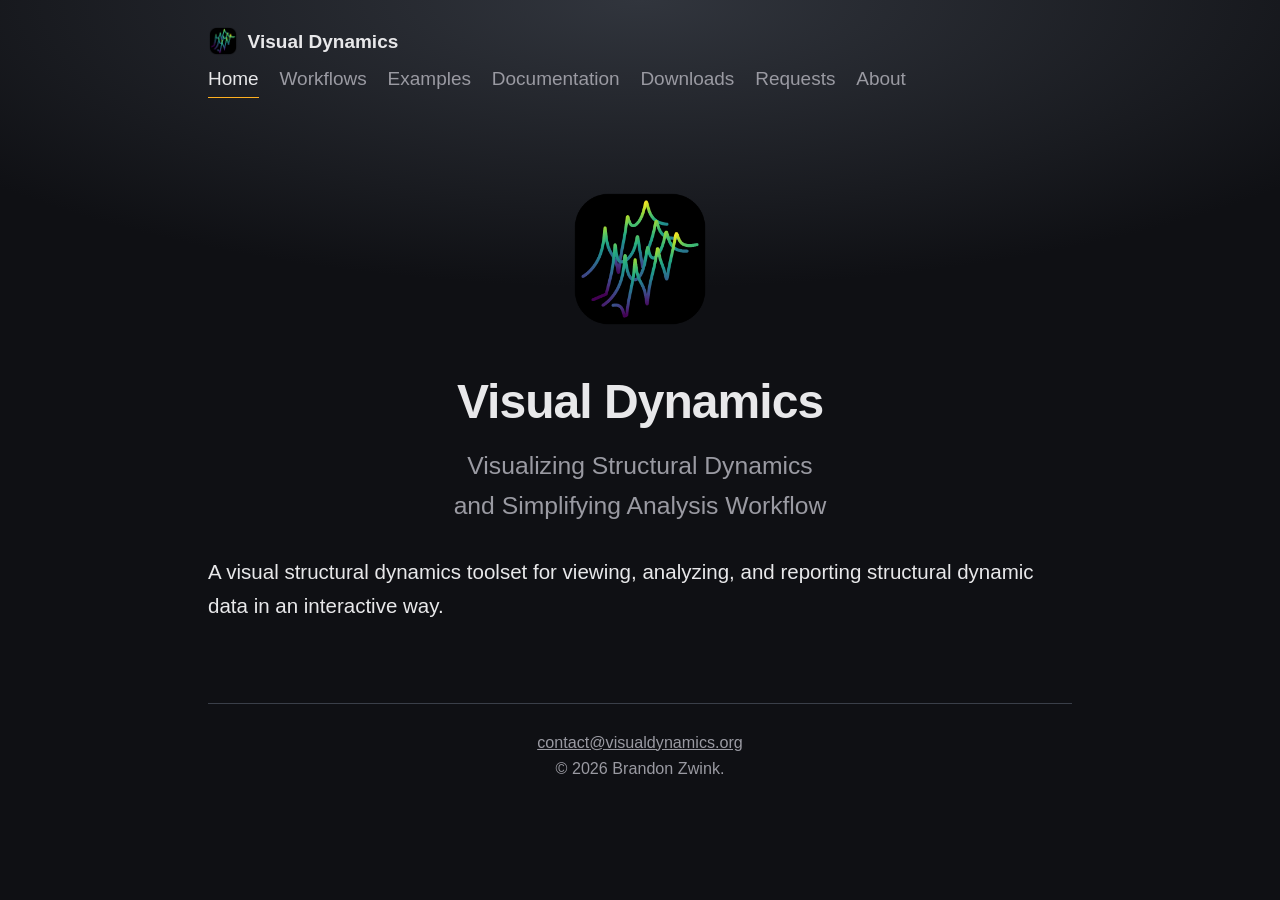
<file: web/launch/index.html>
<!doctype html>
<html lang="en">
<head>
<meta charset="utf-8">
<meta name="viewport" content="width=device-width, initial-scale=1">
<title>Visual Dynamics — visualizing structural dynamics</title>
<meta name="description" content="A units-aware structural dynamics toolset for modal, random, shock, transient, sine sweep and system identification test analysis.">
<link rel="icon" href="favicon.png" type="image/png">
<link rel="apple-touch-icon" href="apple-touch-icon.png">
<meta property="og:title" content="Visual Dynamics — visualizing structural dynamics">
<meta property="og:description" content="A units-aware structural dynamics toolset for modal, random, shock, transient, sine sweep and system identification test analysis.">
<meta property="og:image" content="mark.png">
<meta property="og:type" content="website">
<link rel="stylesheet" href="site.css">
</head>
<body>
<div class="top">
  <a class="home" href="index.html"><img src="favicon.png" alt="">Visual Dynamics</a>
  <nav>
    <a href="index.html" aria-current="page">Home</a>
    <a href="workflows.html">Workflows</a>
    <a href="examples.html">Examples</a>
    <a href="documentation/">Documentation</a>
    <a href="downloads.html">Downloads</a>
    <a href="requests.html">Requests</a>
    <a href="about.html">About</a>
  </nav>
</div>
<main>
  <header class="tall">
    <img class="mark" src="mark.png" alt="The Visual Dynamics mark">
    <h1>Visual Dynamics</h1>
    <p class="tagline">Visualizing Structural Dynamics and Simplifying Analysis Workflow</p>
  </header>

  <p class="lede">
    A visual structural dynamics toolset for viewing, analyzing, and
    reporting structural dynamic data in an interactive way.
  </p>
</main>
<footer>
  <a href="mailto:contact@visualdynamics.org">contact@visualdynamics.org</a><br>
  &copy; 2026 Brandon Zwink.
</footer>
</body>
</html>
</file>
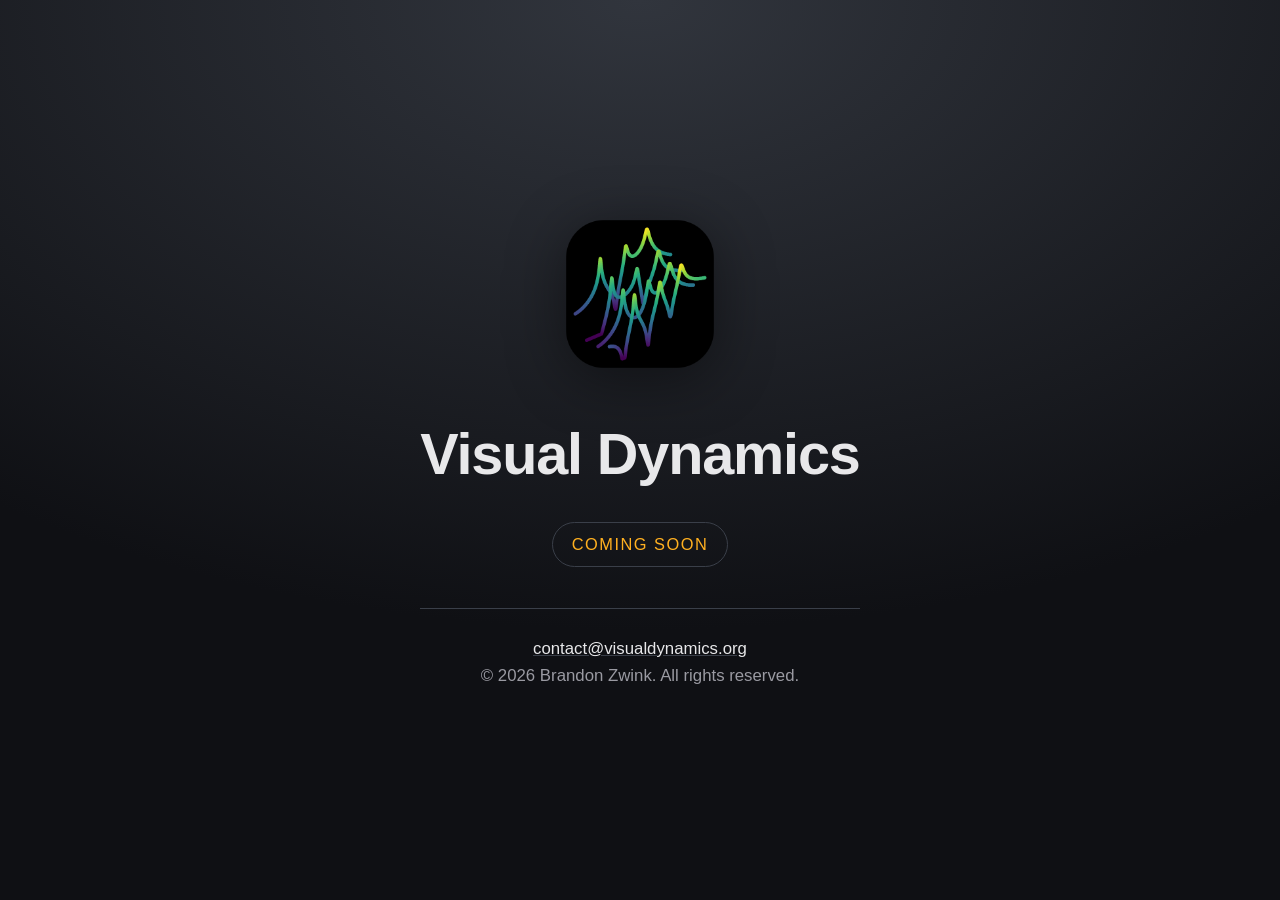
<file: web/public/index.html>
<!doctype html>
<html lang="en">
<head>
<meta charset="utf-8">
<meta name="viewport" content="width=device-width, initial-scale=1">
<title>Visual Dynamics</title>
<meta name="description" content="Visual Dynamics. Coming soon.">
<link rel="icon" href="favicon.png" type="image/png">
<link rel="apple-touch-icon" href="apple-touch-icon.png">
<meta property="og:title" content="Visual Dynamics">
<meta property="og:description" content="Coming soon.">
<meta property="og:image" content="mark.png">
<meta property="og:type" content="website">
<style>
/* The application's own palette, from visualdynamics.theme — the page and
   the program it announces wear one set of colors. */
:root {
  --bg-top:    #0f1014;
  --bg-bottom: #31353d;
  --ink:       #e8e8ea;
  --muted:     #9a9aa2;
  --accent:    #ffb020;   /* scene_highlight */
  --rule:      #3a3f49;
}
* { box-sizing: border-box; }
html, body { height: 100%; }
body {
  margin: 0;
  min-height: 100%;
  display: grid;
  place-items: center;
  padding: 8vh 6vw;
  background: radial-gradient(120% 100% at 50% 0%,
              var(--bg-bottom) 0%, var(--bg-top) 70%);
  color: var(--ink);
  font: 400 clamp(16px, 1.15vw + 13px, 20px)/1.65
        ui-sans-serif, -apple-system, "Segoe UI", Roboto, Helvetica, Arial,
        sans-serif;
  -webkit-font-smoothing: antialiased;
  text-rendering: optimizeLegibility;
}
main { max-width: 44rem; text-align: center; }
img.mark {
  width: clamp(112px, 16vw, 168px);
  height: auto;
  margin-bottom: 2.2rem;
  filter: drop-shadow(0 10px 30px rgba(0, 0, 0, .45));
}
h1 {
  margin: 0 0 2.2rem;
  font-size: clamp(2.1rem, 5.2vw, 3.6rem);
  font-weight: 600;
  letter-spacing: -0.02em;
  line-height: 1.1;
}
p.soon {
  display: inline-block;
  margin: 0 0 2.6rem;
  padding: .5rem 1.15rem;
  border: 1px solid var(--rule);
  border-radius: 999px;
  color: var(--accent);
  font-size: .82em;
  letter-spacing: .09em;
  text-transform: uppercase;
}
footer {
  border-top: 1px solid var(--rule);
  padding-top: 1.6rem;
  color: var(--muted);
  font-size: .84em;
}
a { color: var(--ink); text-decoration-color: var(--rule); }
a:hover { text-decoration-color: var(--accent); }
@media (prefers-reduced-motion: no-preference) {
  main { animation: rise .7s cubic-bezier(.2, .7, .3, 1) both; }
  @keyframes rise {
    from { opacity: 0; transform: translateY(10px); }
    to   { opacity: 1; transform: none; }
  }
}
</style>
</head>
<body>
<main>
  <img class="mark" src="mark.png"
       alt="The Visual Dynamics mark">
  <h1>Visual Dynamics</h1>
  <p class="soon">Coming soon</p>
  <footer>
    <a href="mailto:contact@visualdynamics.org">contact@visualdynamics.org</a><br>
    &copy; 2026 Brandon Zwink. All rights reserved.
  </footer>
</main>
</body>
</html>
</file>
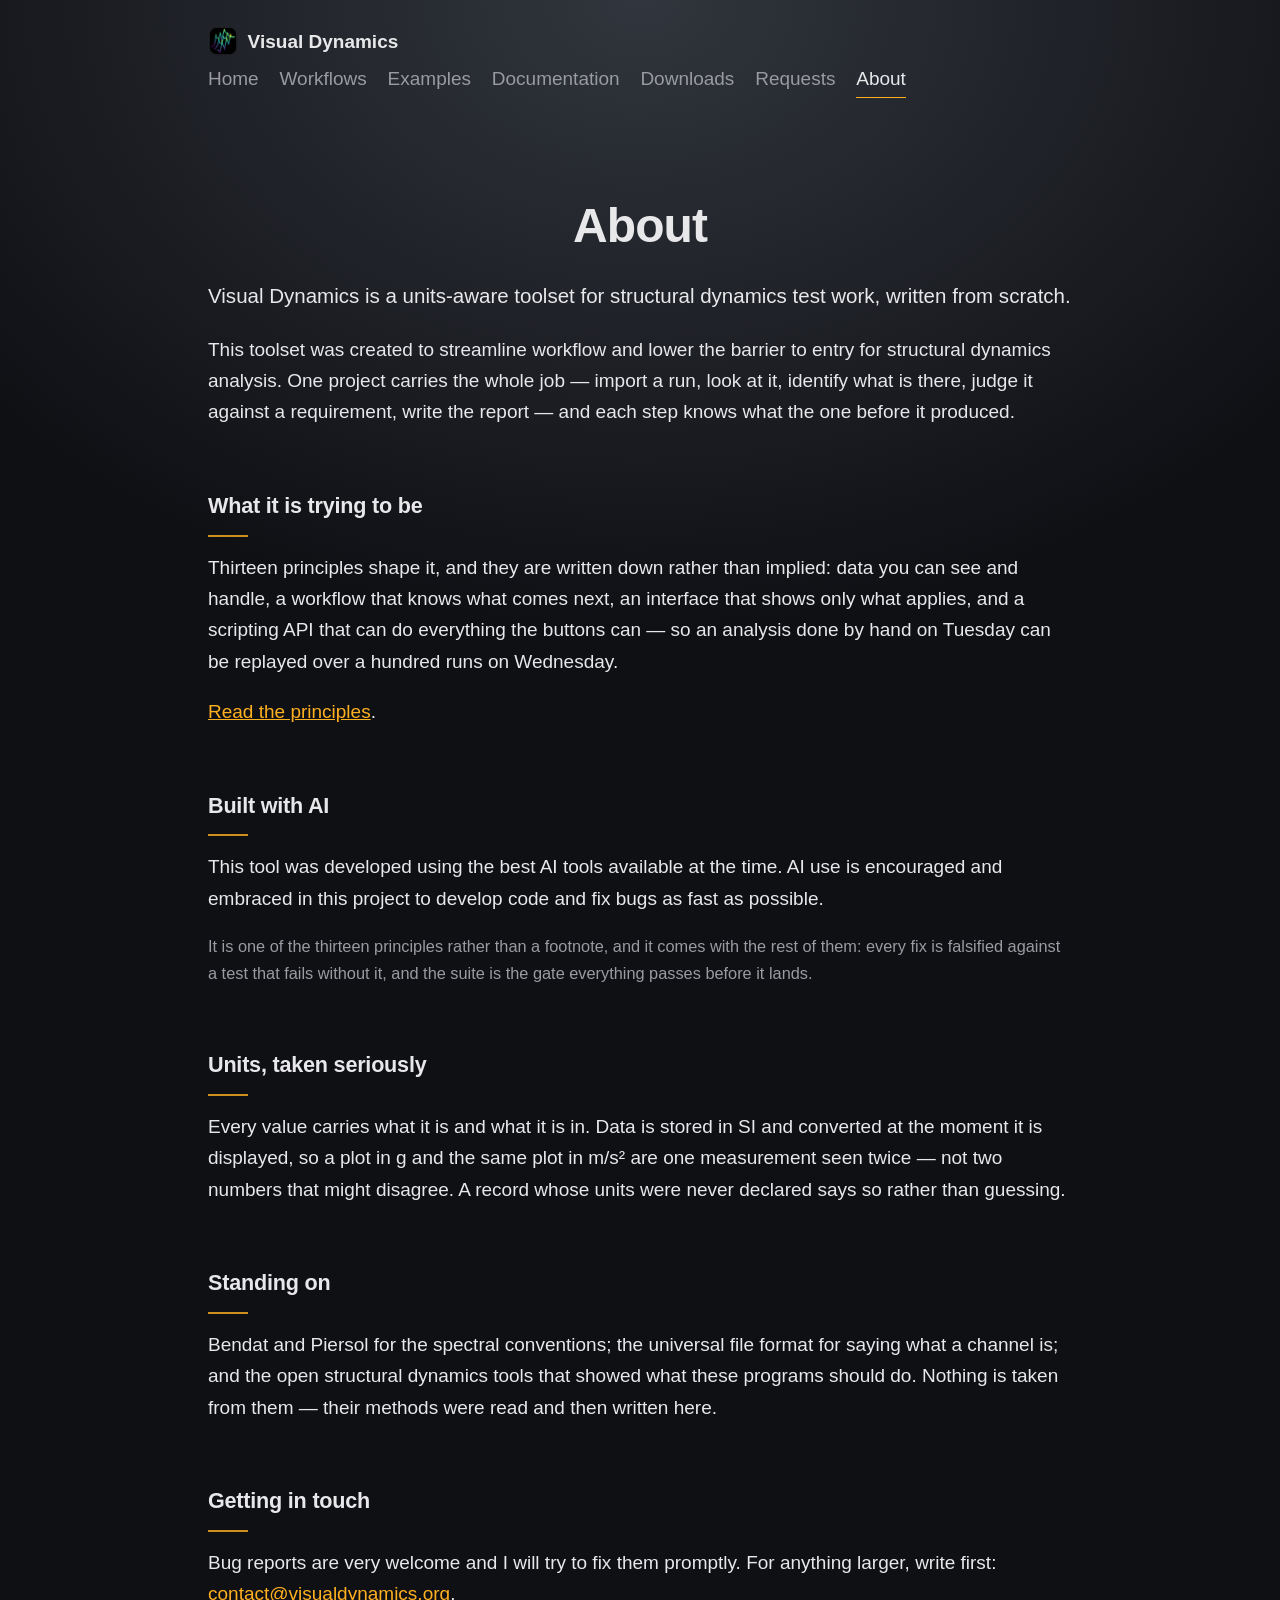
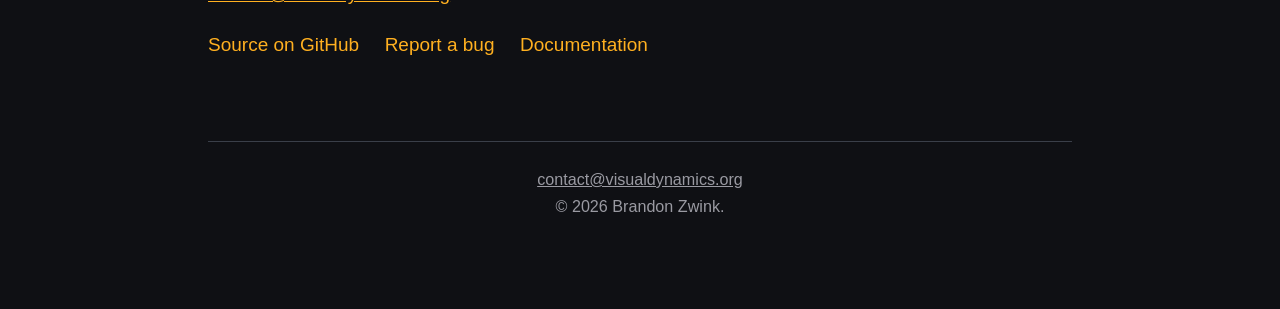
<file: web/launch/about.html>
<!doctype html>
<html lang="en">
<head>
<meta charset="utf-8">
<meta name="viewport" content="width=device-width, initial-scale=1">
<title>About Visual Dynamics</title>
<meta name="description" content="What it is, who made it, and what it is trying to be.">
<link rel="icon" href="favicon.png" type="image/png">
<link rel="apple-touch-icon" href="apple-touch-icon.png">
<meta property="og:title" content="About Visual Dynamics">
<meta property="og:description" content="What it is, who made it, and what it is trying to be.">
<meta property="og:image" content="mark.png">
<meta property="og:type" content="website">
<link rel="stylesheet" href="site.css">
</head>
<body>
<div class="top">
  <a class="home" href="index.html"><img src="favicon.png" alt="">Visual Dynamics</a>
  <nav>
    <a href="index.html">Home</a>
    <a href="workflows.html">Workflows</a>
    <a href="examples.html">Examples</a>
    <a href="documentation/">Documentation</a>
    <a href="downloads.html">Downloads</a>
    <a href="requests.html">Requests</a>
    <a href="about.html" aria-current="page">About</a>
  </nav>
</div>
<main>
  <header><h1>About</h1></header>

  <p class="lede">
    Visual Dynamics is a units-aware toolset for structural dynamics
    test work, written from scratch.
  </p>
  <p>
    This toolset was created to streamline workflow and lower the
    barrier to entry for structural dynamics analysis. One project
    carries the whole job — import a run, look at it, identify what is
    there, judge it against a requirement, write the report — and each
    step knows what the one before it produced.
  </p>

  <h2>What it is trying to be</h2>
  <p>
    Thirteen principles shape it, and they are written down rather than
    implied: data you can see and handle, a workflow that knows what
    comes next, an interface that shows only what applies, and a
    scripting API that can do everything the buttons can — so an
    analysis done by hand on Tuesday can be replayed over a hundred
    runs on Wednesday.
  </p>
  <p>
    <a href="https://github.com/visualdynamics/visualdynamics/blob/main/PRINCIPLES.md">Read the principles</a>.
  </p>

  <h2>Built with AI</h2>
  <p>
    This tool was developed using the best AI tools available at the
    time. AI use is encouraged and embraced in this project to develop
    code and fix bugs as fast as possible.
  </p>
  <p class="note">
    It is one of the thirteen principles rather than a footnote, and it
    comes with the rest of them: every fix is falsified against a test
    that fails without it, and the suite is the gate everything passes
    before it lands.
  </p>

  <h2>Units, taken seriously</h2>
  <p>
    Every value carries what it is and what it is in. Data is stored in
    SI and converted at the moment it is displayed, so a plot in g and
    the same plot in m/s² are one measurement seen twice — not two
    numbers that might disagree. A record whose units were never
    declared says so rather than guessing.
  </p>

  <h2>Standing on</h2>
  <p>
    Bendat and Piersol for the spectral conventions; the universal file
    format for saying what a channel is; and the open structural
    dynamics tools that showed what these programs should do. Nothing
    is taken from them — their methods were read and then written here.
  </p>

  <h2>Getting in touch</h2>
  <p>
    Bug reports are very welcome and I will try to fix them promptly.
    For anything larger, write first:
    <a href="mailto:contact@visualdynamics.org">contact@visualdynamics.org</a>.
  </p>
  <ul class="links">
    <li><a href="https://github.com/visualdynamics/visualdynamics">Source on GitHub</a></li>
    <li><a href="https://github.com/visualdynamics/visualdynamics/issues">Report a bug</a></li>
    <li><a href="documentation/">Documentation</a></li>
  </ul>
</main>
<footer>
  <a href="mailto:contact@visualdynamics.org">contact@visualdynamics.org</a><br>
  &copy; 2026 Brandon Zwink.
</footer>
</body>
</html>
</file>
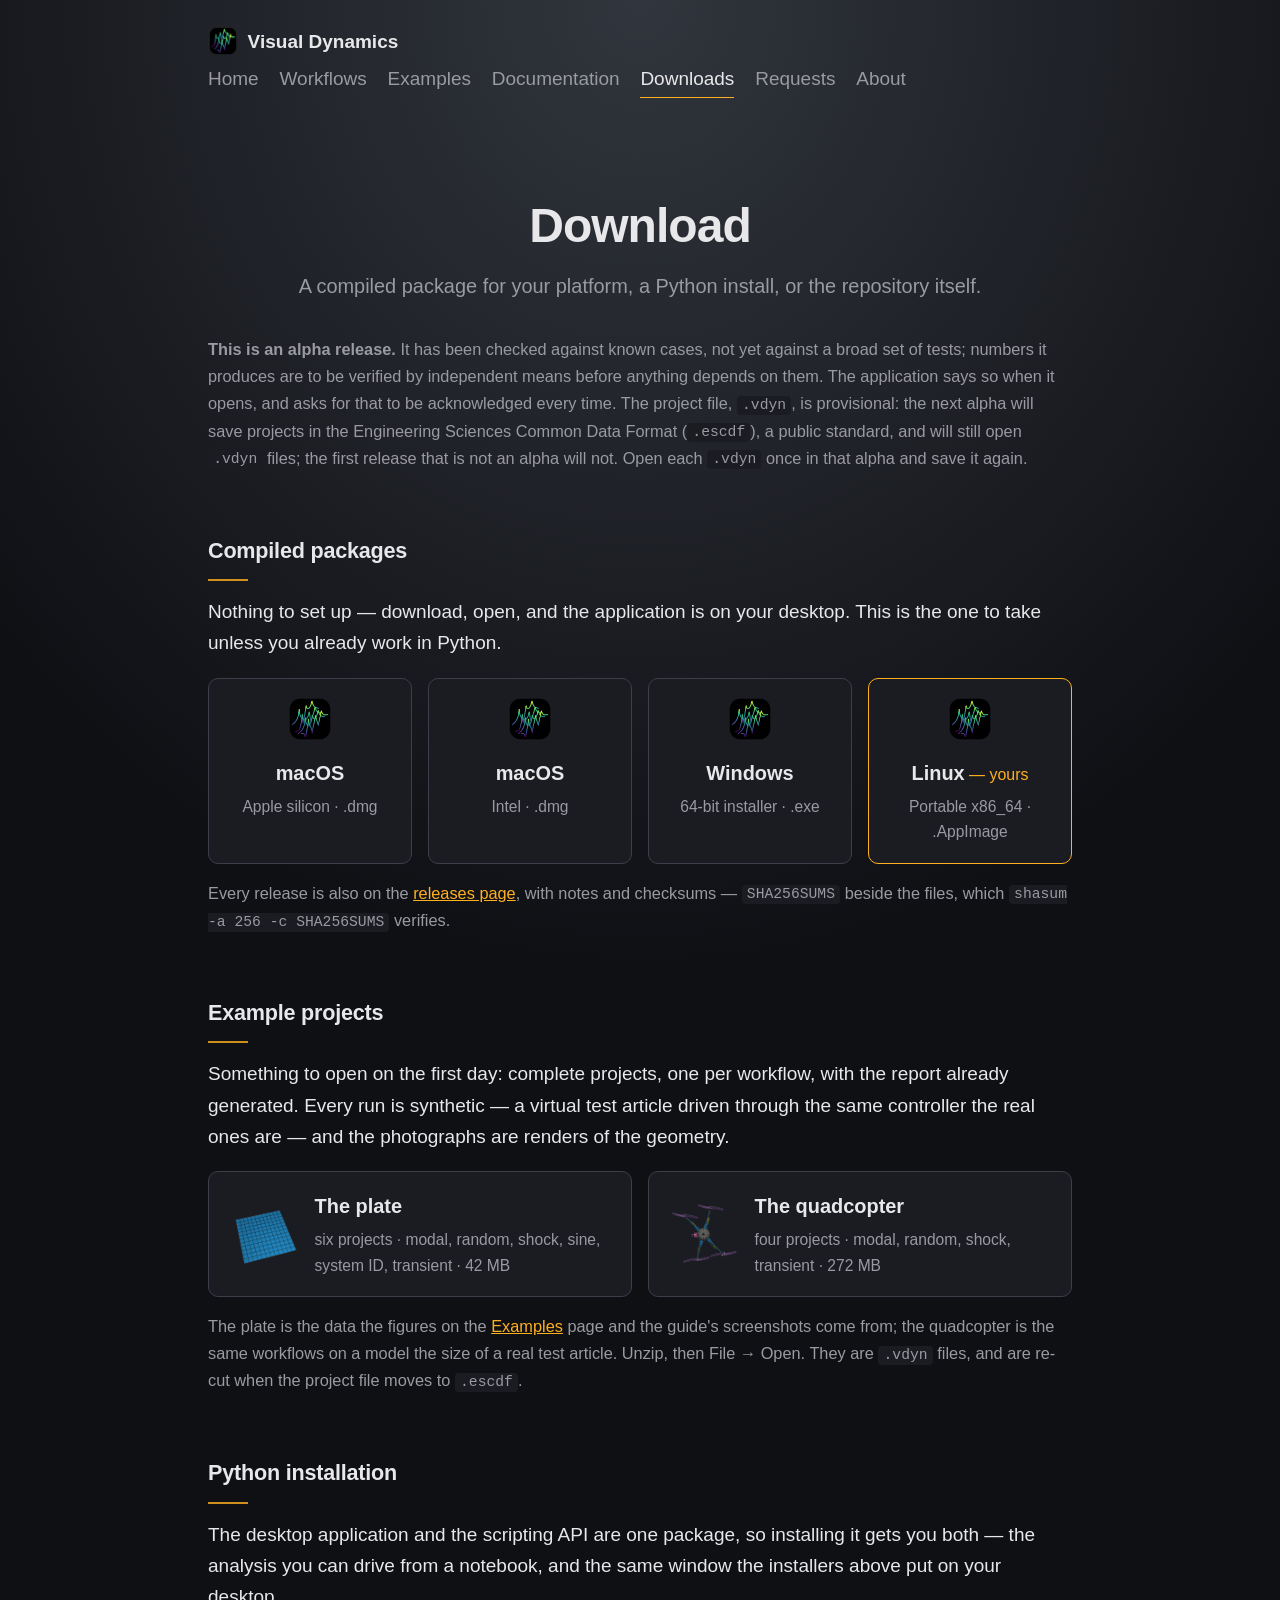
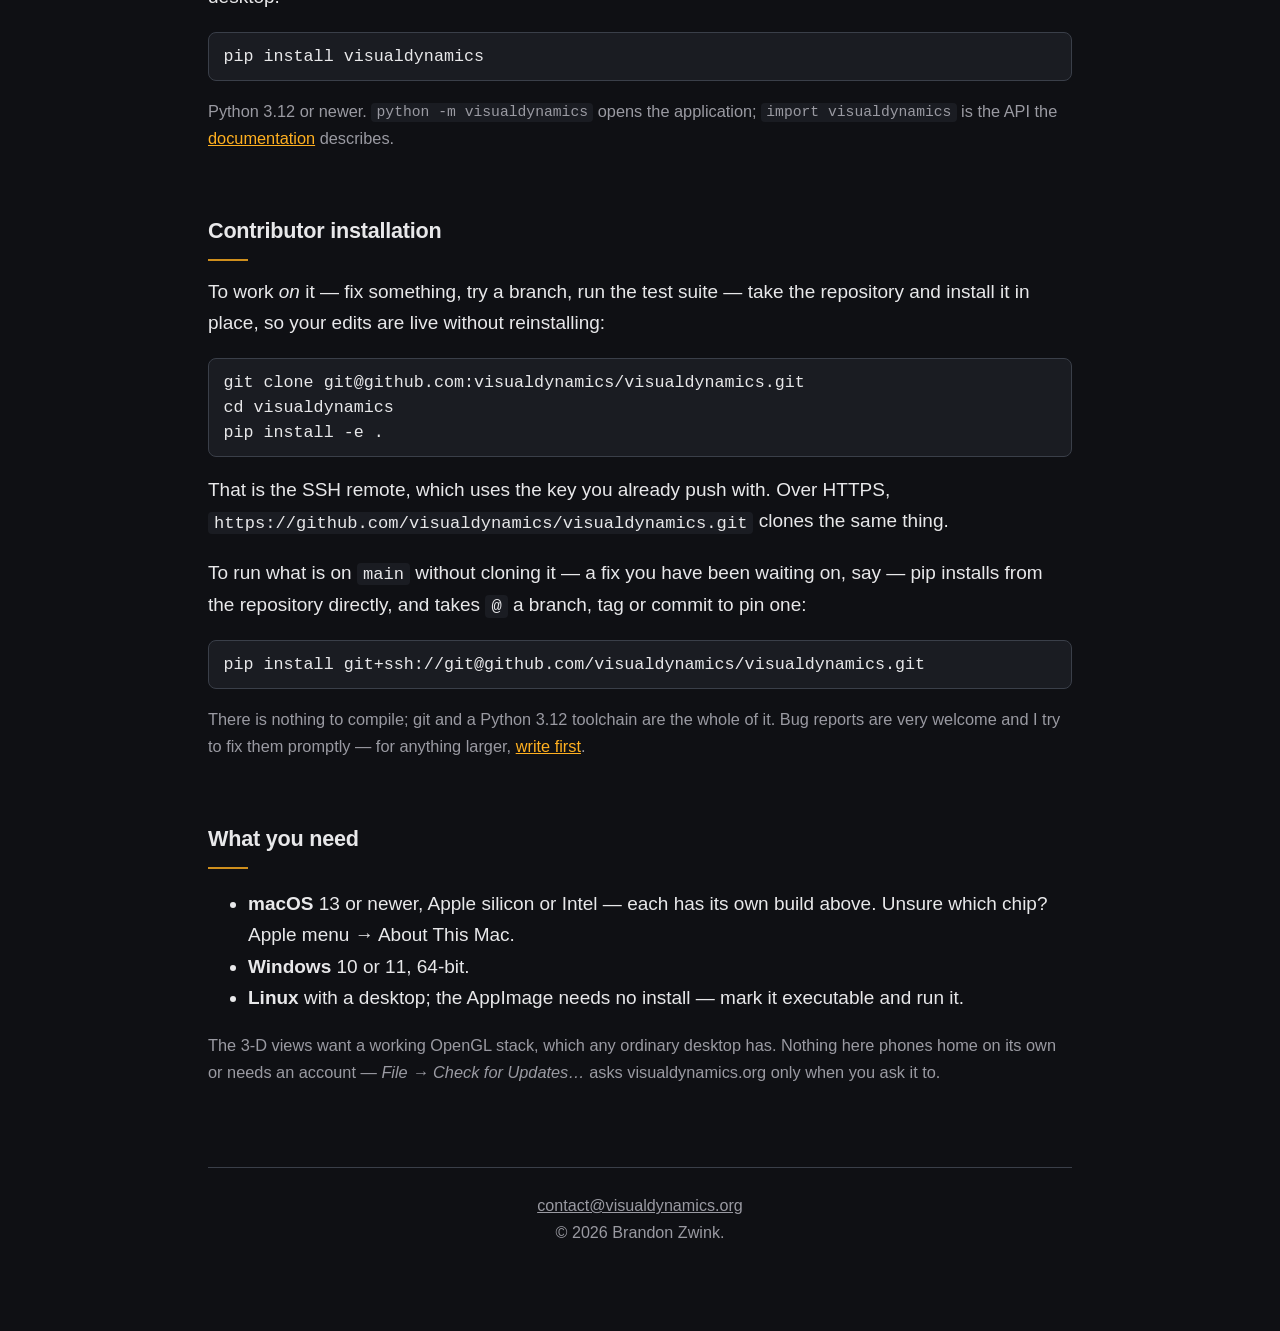
<file: web/launch/downloads.html>
<!doctype html>
<html lang="en">
<head>
<meta charset="utf-8">
<meta name="viewport" content="width=device-width, initial-scale=1">
<title>Download Visual Dynamics</title>
<meta name="description" content="Compiled packages for macOS, Windows and Linux, a pip install, or the repository itself.">
<link rel="icon" href="favicon.png" type="image/png">
<link rel="apple-touch-icon" href="apple-touch-icon.png">
<meta property="og:title" content="Download Visual Dynamics">
<meta property="og:description" content="Compiled packages for macOS, Windows and Linux, a pip install, or the repository itself.">
<meta property="og:image" content="mark.png">
<meta property="og:type" content="website">
<link rel="stylesheet" href="site.css">
</head>
<body>
<div class="top">
  <a class="home" href="index.html"><img src="favicon.png" alt="">Visual Dynamics</a>
  <nav>
    <a href="index.html">Home</a>
    <a href="workflows.html">Workflows</a>
    <a href="examples.html">Examples</a>
    <a href="documentation/">Documentation</a>
    <a href="downloads.html" aria-current="page">Downloads</a>
    <a href="requests.html">Requests</a>
    <a href="about.html">About</a>
  </nav>
</div>
<main>
  <header><h1>Download</h1>
    <p class="tagline">A compiled package for your platform, a
      Python install, or the repository itself.</p></header>

  <p class="note">
    <strong>This is an alpha release.</strong> It has been checked
    against known cases, not yet against a broad set of tests; numbers
    it produces are to be verified by independent means before anything
    depends on them. The application says so when it opens, and asks
    for that to be acknowledged every time. The project file,
    <code>.vdyn</code>, is provisional: the next alpha will save projects
    in the Engineering Sciences Common Data Format (<code>.escdf</code>),
    a public standard, and will still open <code>.vdyn</code> files; the
    first release that is not an alpha will not. Open each
    <code>.vdyn</code> once in that alpha and save it again.
  </p>

  <h2>Compiled packages</h2>
  <p>
    Nothing to set up — download, open, and the application is on your
    desktop. This is the one to take unless you already work in Python.
  </p>
  <div class="downloads">
    <a class="dl" id="dl-macos-arm" href="https://github.com/visualdynamics/visualdynamics/releases/latest">
      <img class="app" src="apple-touch-icon.png" alt="" width="180" height="180">
      <span class="text">
        <span class="os">macOS</span>
        <span class="file">Apple silicon · .dmg</span>
      </span>
    </a>
    <a class="dl" id="dl-macos-intel" href="https://github.com/visualdynamics/visualdynamics/releases/latest">
      <img class="app" src="apple-touch-icon.png" alt="" width="180" height="180">
      <span class="text">
        <span class="os">macOS</span>
        <span class="file">Intel · .dmg</span>
      </span>
    </a>
    <a class="dl" id="dl-windows" href="https://github.com/visualdynamics/visualdynamics/releases/latest">
      <img class="app" src="apple-touch-icon.png" alt="" width="180" height="180">
      <span class="text">
        <span class="os">Windows</span>
        <span class="file">64-bit installer · .exe</span>
      </span>
    </a>
    <a class="dl" id="dl-linux" href="https://github.com/visualdynamics/visualdynamics/releases/latest">
      <img class="app" src="apple-touch-icon.png" alt="" width="180" height="180">
      <span class="text">
        <span class="os">Linux</span>
        <span class="file">Portable x86_64 · .AppImage</span>
      </span>
    </a>
  </div>
  <p class="note" id="dl-note">
    Every release is also on the <a href="https://github.com/visualdynamics/visualdynamics/releases">releases
    page</a>, with notes and checksums — <code>SHA256SUMS</code>
    beside the files, which <code>shasum -a 256 -c SHA256SUMS</code>
    verifies.
  </p>

  <h2 id="examples">Example projects</h2>
  <p>
    Something to open on the first day: complete projects, one per
    workflow, with the report already generated. Every run is
    synthetic — a virtual test article driven through the same
    controller the real ones are — and the photographs are renders of
    the geometry.
  </p>
  <div class="downloads examples">
    <a class="dl" href="https://github.com/visualdynamics/visualdynamics/releases/download/examples/VisualDynamics-examples-plate.zip">
      <img class="app" src="plate.png" alt="The plate, as the app draws it" width="320" height="320">
      <span class="text"><span class="os">The plate</span>
      <span class="file">six projects · modal, random, shock, sine, system ID, transient · 42 MB</span></span>
    </a>
    <a class="dl" href="https://github.com/visualdynamics/visualdynamics/releases/download/examples/VisualDynamics-examples-drone.zip">
      <img class="app" src="drone.png" alt="The quadcopter, as the app draws it" width="320" height="320">
      <span class="text"><span class="os">The quadcopter</span>
      <span class="file">four projects · modal, random, shock, transient · 272 MB</span></span>
    </a>
  </div>
  <p class="note">
    The plate is the data the figures on the <a href="examples.html">Examples</a>
    page and the guide's screenshots come from; the quadcopter is the
    same workflows on a model the size of a real test article. Unzip,
    then File → Open. They are <code>.vdyn</code> files, and are re-cut
    when the project file moves to <code>.escdf</code>.
  </p>

  <h2 id="python">Python installation</h2>
  <p>
    The desktop application and the scripting API are one package, so
    installing it gets you both — the analysis you can drive from a
    notebook, and the same window the installers above put on your
    desktop.
  </p>
  <pre class="command">pip install visualdynamics</pre>
  <p class="note">
    Python 3.12 or newer. <code>python -m visualdynamics</code> opens
    the application; <code>import visualdynamics</code> is the API the
    <a href="documentation/">documentation</a>
    describes.
  </p>

  <h2 id="contributor">Contributor installation</h2>
  <p>
    To work <em>on</em> it — fix something, try a branch, run the test
    suite — take the repository and install it in place, so your edits
    are live without reinstalling:
  </p>
  <pre class="command">git clone git@github.com:visualdynamics/visualdynamics.git
cd visualdynamics
pip install -e .</pre>
  <p>
    That is the SSH remote, which uses the key you already push with.
    Over HTTPS,
    <code>https://github.com/visualdynamics/visualdynamics.git</code>
    clones the same thing.
  </p>
  <p>
    To run what is on <code>main</code> without cloning it — a fix you
    have been waiting on, say — pip installs from the repository
    directly, and takes <code>@</code> a branch, tag or commit to pin
    one:
  </p>
  <pre class="command">pip install git+ssh://git@github.com/visualdynamics/visualdynamics.git</pre>
  <p class="note">
    There is nothing to compile; git and a Python 3.12 toolchain are
    the whole of it. Bug reports are very welcome and I try to fix them
    promptly — for anything larger,
    <a href="mailto:contact@visualdynamics.org">write first</a>.
  </p>

  <h2>What you need</h2>
  <ul>
    <li><strong>macOS</strong> 13 or newer, Apple silicon or Intel — each has its own build above. Unsure which chip? Apple menu → About This Mac.</li>
    <li><strong>Windows</strong> 10 or 11, 64-bit.</li>
    <li><strong>Linux</strong> with a desktop; the AppImage needs no
      install — mark it executable and run it.</li>
  </ul>
  <p class="note">
    The 3-D views want a working OpenGL stack, which any ordinary
    desktop has. Nothing here phones home on its own or needs an account — <em>File → Check for Updates…</em> asks visualdynamics.org only when you ask it to.
  </p>
</main>
<script>
/* Two optional enhancements — every button already points somewhere
   useful without them. Mark the visitor's platform without hiding the
   others, and upgrade each button from the releases page to the actual
   asset by asking the API what the latest release carries. Filenames
   carry a version, so hard-coding them would go stale each release.

   Previewed locally, the same routine fills the slots from
   downloads/manifest.json instead — packaging/stage_downloads.py
   writes it beside hardlinks of whatever installers dist/ holds, in
   the releases API's own shape, so the preview hands out the builds
   this machine just made. Only ever consulted on localhost; the
   deployed page never makes the request. */
(function () {
  var ua = navigator.userAgent;
  /* The user agent will not say which silicon a Mac runs — it
     reports "Intel" on both, by design. Two side channels usually
     can: Chromium's client hints name the CPU architecture outright,
     and the WebGL renderer names the GPU ("Apple M…" is Apple
     silicon; Intel/AMD/NVIDIA parts are Intel Macs). Safari may mask
     the GPU as plain "Apple GPU" on either — then neither Mac slot
     is marked, and the requirements line points at About This Mac. */
  function macSlots () {
    try {
      var c = document.createElement('canvas');
      var gl = c.getContext('webgl') || c.getContext('experimental-webgl');
      if (gl) {
        var ext = gl.getExtension('WEBGL_debug_renderer_info');
        var r = String(ext ? gl.getParameter(ext.UNMASKED_RENDERER_WEBGL)
                           : gl.getParameter(gl.RENDERER));
        if (/Apple M\d/i.test(r)) return ['macos-arm'];
        if (/Intel|AMD|Radeon|NVIDIA|GeForce/i.test(r))
          return ['macos-intel'];
      }
    } catch (e) {}
    /* Safari can mask the GPU as plain "Apple GPU" on either chip:
       then neither is marked — two marks read as a bug, and the
       requirements line says where About This Mac gives the answer */
    return [];
  }
  function mark (slots) {
    slots.forEach(function (os) {
      var e = document.getElementById('dl-' + os);
      if (e) e.setAttribute('data-yours', '1');
    });
  }
  if (/Mac|iP(hone|ad)/.test(ua)) {
    if (navigator.userAgentData
        && navigator.userAgentData.getHighEntropyValues) {
      navigator.userAgentData.getHighEntropyValues(['architecture'])
        .then(function (h) {
          mark(h.architecture === 'arm' ? ['macos-arm']
             : h.architecture === 'x86' ? ['macos-intel'] : macSlots());
        })
        .catch(function () { mark(macSlots()); });
    } else { mark(macSlots()); }
  } else {
    mark(/Win/.test(ua) ? ['windows']
       : /Linux|X11|Android/.test(ua) ? ['linux'] : []);
  }
  var match = { 'macos-arm': /-arm64\.dmg$/i,
                'macos-intel': /-x86_64\.dmg$/i,
                windows: /setup\.exe$/i,
                linux: /\.AppImage$/i };
  function fill (rel, label) {
    if (!rel || !rel.assets) return;
    Object.keys(match).forEach(function (os) {
      var a = rel.assets.filter(function (x) { return match[os].test(x.name); })[0];
      var el = document.getElementById('dl-' + os);
      if (!a || !el) return;
      el.href = a.browser_download_url;
      var f = el.querySelector('.file');
      if (f) f.textContent += ' · ' + (a.size / 1048576).toFixed(0) + ' MB';
    });
    var n = document.getElementById('dl-note');
    if (n && label) n.insertAdjacentHTML('afterbegin', label);
  }
  var here = location.hostname;
  var local = here === 'localhost' || here === '127.0.0.1';
  (local ? fetch('downloads/manifest.json')
             .then(function (r) { return r.ok ? r.json() : null; })
             .catch(function () { return null; })
         : Promise.resolve(null))
    .then(function (staged) {
      if (staged && staged.assets && staged.assets.length) {
        fill(staged, 'Builds staged on this machine. ');
        return;
      }
      fetch('https://api.github.com/repos/visualdynamics/visualdynamics/releases/latest',
            { headers: { Accept: 'application/vnd.github+json' } })
        .then(function (r) { return r.ok ? r.json() : null; })
        .then(function (rel) {
          fill(rel, rel && rel.tag_name
            ? 'Latest release <strong>' + rel.tag_name + '</strong>. ' : '');
        })
        .catch(function () {});
    });
})();
</script>
<footer>
  <a href="mailto:contact@visualdynamics.org">contact@visualdynamics.org</a><br>
  &copy; 2026 Brandon Zwink.
</footer>
</body>
</html>
</file>
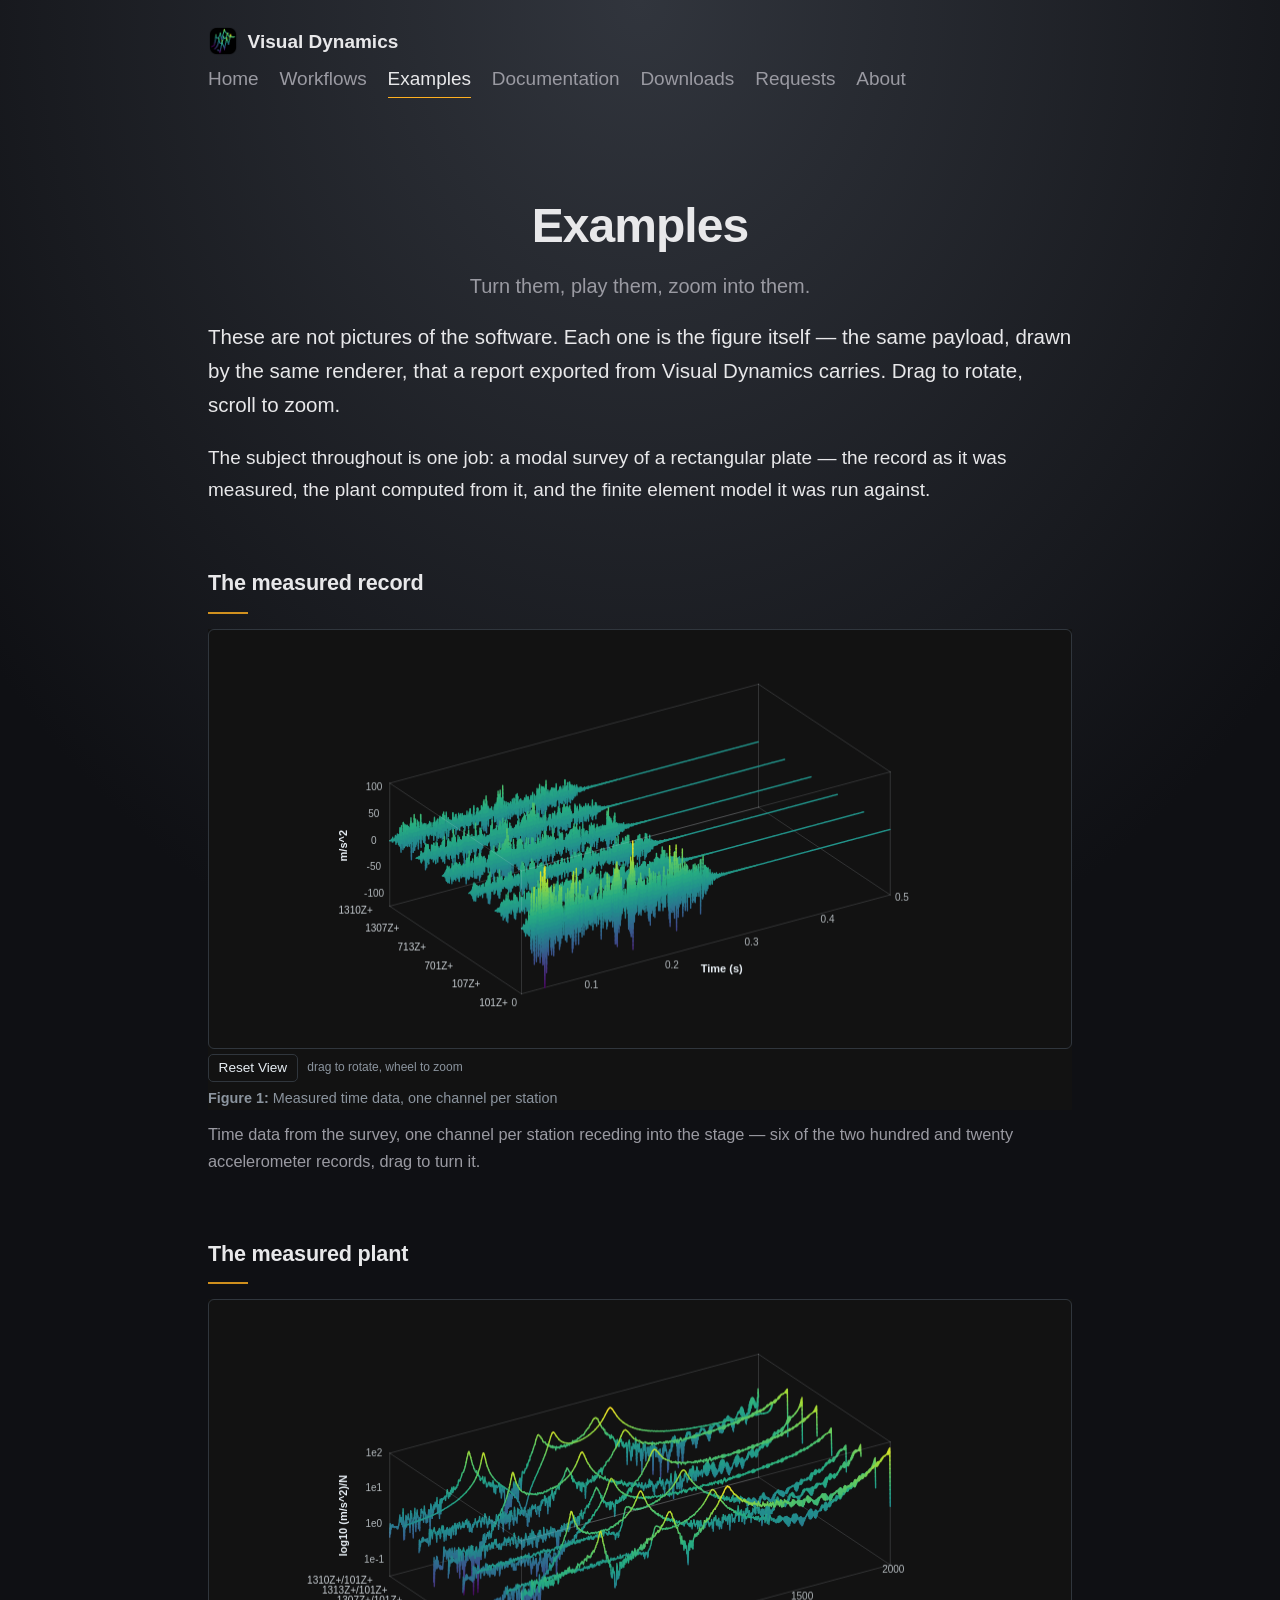
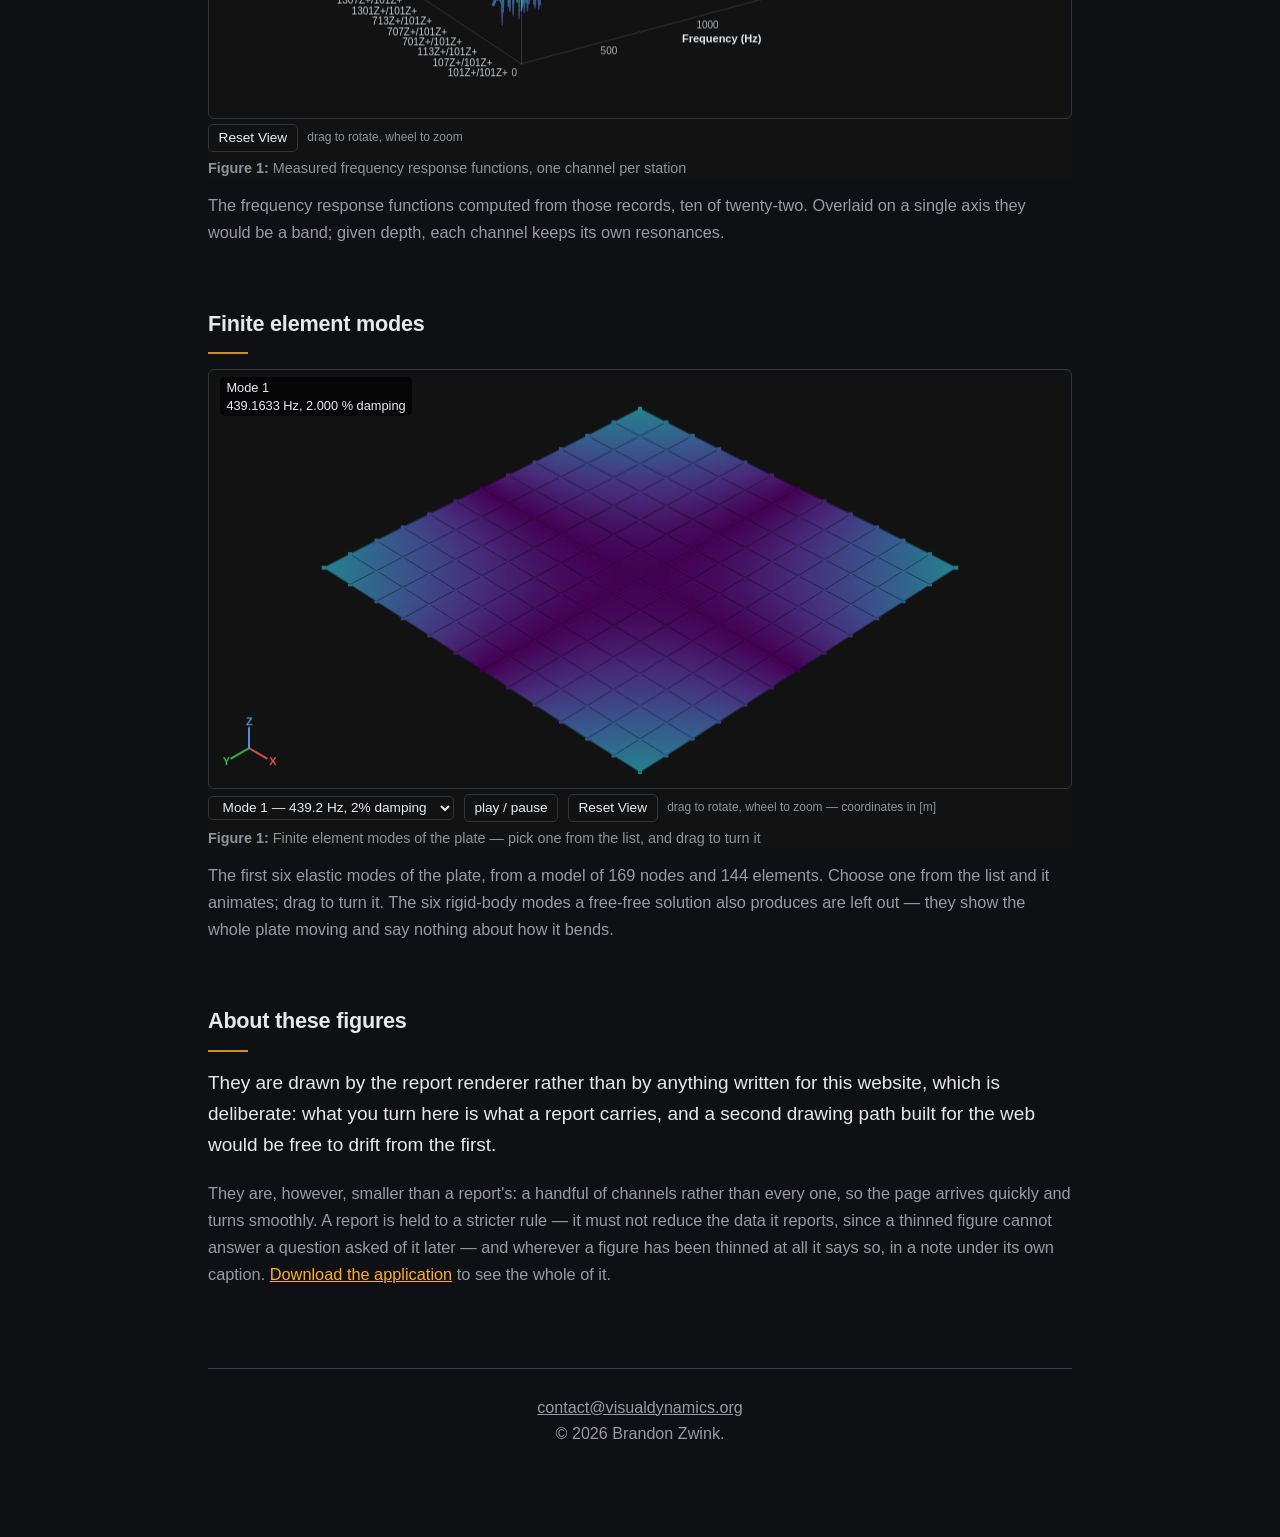
<file: web/launch/examples.html>
<!doctype html>
<html lang="en">
<head>
<meta charset="utf-8">
<meta name="viewport" content="width=device-width, initial-scale=1">
<title>Examples — Visual Dynamics</title>
<meta name="description" content="Interactive finite element modes, frequency response functions and time data, drawn by the report renderer.">
<link rel="icon" href="favicon.png" type="image/png">
<link rel="apple-touch-icon" href="apple-touch-icon.png">
<meta property="og:title" content="Examples — Visual Dynamics">
<meta property="og:description" content="Interactive finite element modes, frequency response functions and time data, drawn by the report renderer.">
<meta property="og:image" content="mark.png">
<meta property="og:type" content="website">
<link rel="stylesheet" href="site.css">
</head>
<body>
<div class="top">
  <a class="home" href="index.html"><img src="favicon.png" alt="">Visual Dynamics</a>
  <nav>
    <a href="index.html">Home</a>
    <a href="workflows.html">Workflows</a>
    <a href="examples.html" aria-current="page">Examples</a>
    <a href="documentation/">Documentation</a>
    <a href="downloads.html">Downloads</a>
    <a href="requests.html">Requests</a>
    <a href="about.html">About</a>
  </nav>
</div>
<main>
  <header><h1>Examples</h1>
    <p class="tagline">Turn them, play them, zoom into them.</p></header>

  <p class="lede">
    These are not pictures of the software. Each one is the figure
    itself — the same payload, drawn by the same renderer, that a
    report exported from Visual Dynamics carries. Drag to rotate,
    scroll to zoom.
  </p>
  <p>
    The subject throughout is one job: a modal survey of a rectangular
    plate — the record as it was measured, the plant computed from it,
    and the finite element model it was run against.
  </p>

  <h2>The measured record</h2>
  <div class="figure">
    <iframe src="examples/time.html" loading="lazy" scrolling="no"
            title="Measured time data on a three-dimensional stage"></iframe>
  </div>
  <p class="caption">
    Time data from the survey, one channel per station receding into
    the stage — six of the two hundred and twenty accelerometer
    records, drag to turn it.
  </p>

  <h2>The measured plant</h2>
  <div class="figure">
    <iframe src="examples/frfs.html" loading="lazy" scrolling="no"
            title="Frequency response functions on a three-dimensional stage"></iframe>
  </div>
  <p class="caption">
    The frequency response functions computed from those records, ten
    of twenty-two. Overlaid on a single axis they would be a band;
    given depth, each channel keeps its own resonances.
  </p>

  <h2>Finite element modes</h2>
  <div class="figure">
    <iframe src="examples/modes.html" loading="lazy" scrolling="no"
            title="Animated finite element mode shapes of a plate"></iframe>
  </div>
  <p class="caption">
    The first six elastic modes of the plate, from a model of 169
    nodes and 144 elements. Choose one from the list and it animates; drag to
    turn it. The six rigid-body modes a free-free solution also
    produces are left out — they show the whole plate moving and say
    nothing about how it bends.
  </p>

  <h2>About these figures</h2>
  <p>
    They are drawn by the report renderer rather than by anything
    written for this website, which is deliberate: what you turn here
    is what a report carries, and a second drawing path built for the
    web would be free to drift from the first.
  </p>
  <p class="note">
    They are, however, smaller than a report's: a handful of channels
    rather than every one, so the page arrives quickly and turns
    smoothly. A report is held to a stricter rule — it must not reduce
    the data it reports, since a thinned figure cannot answer a
    question asked of it later — and wherever a figure has been
    thinned at all it says so, in a note under its own caption.
    <a href="downloads.html">Download the application</a> to see the
    whole of it.
  </p>
</main>
<script>
/* Each figure is a complete report page in a frame, and a frame has a
   fixed height a report page knows nothing about — so the page tells
   us how tall it is (see tools/make_web_examples.py) and we cut the
   frame to fit. A figure the visitor has to scroll inside of, to see a
   picture, is worse than no figure. */
addEventListener('message', event => {
  const data = event.data;
  if (!data || data.visualdynamics !== 'height') return;
  for (const frame of document.querySelectorAll('.figure iframe'))
    if (frame.contentWindow === event.source)
      frame.style.height = data.height + 'px';
});
</script>
<footer>
  <a href="mailto:contact@visualdynamics.org">contact@visualdynamics.org</a><br>
  &copy; 2026 Brandon Zwink.
</footer>
</body>
</html>
</file>
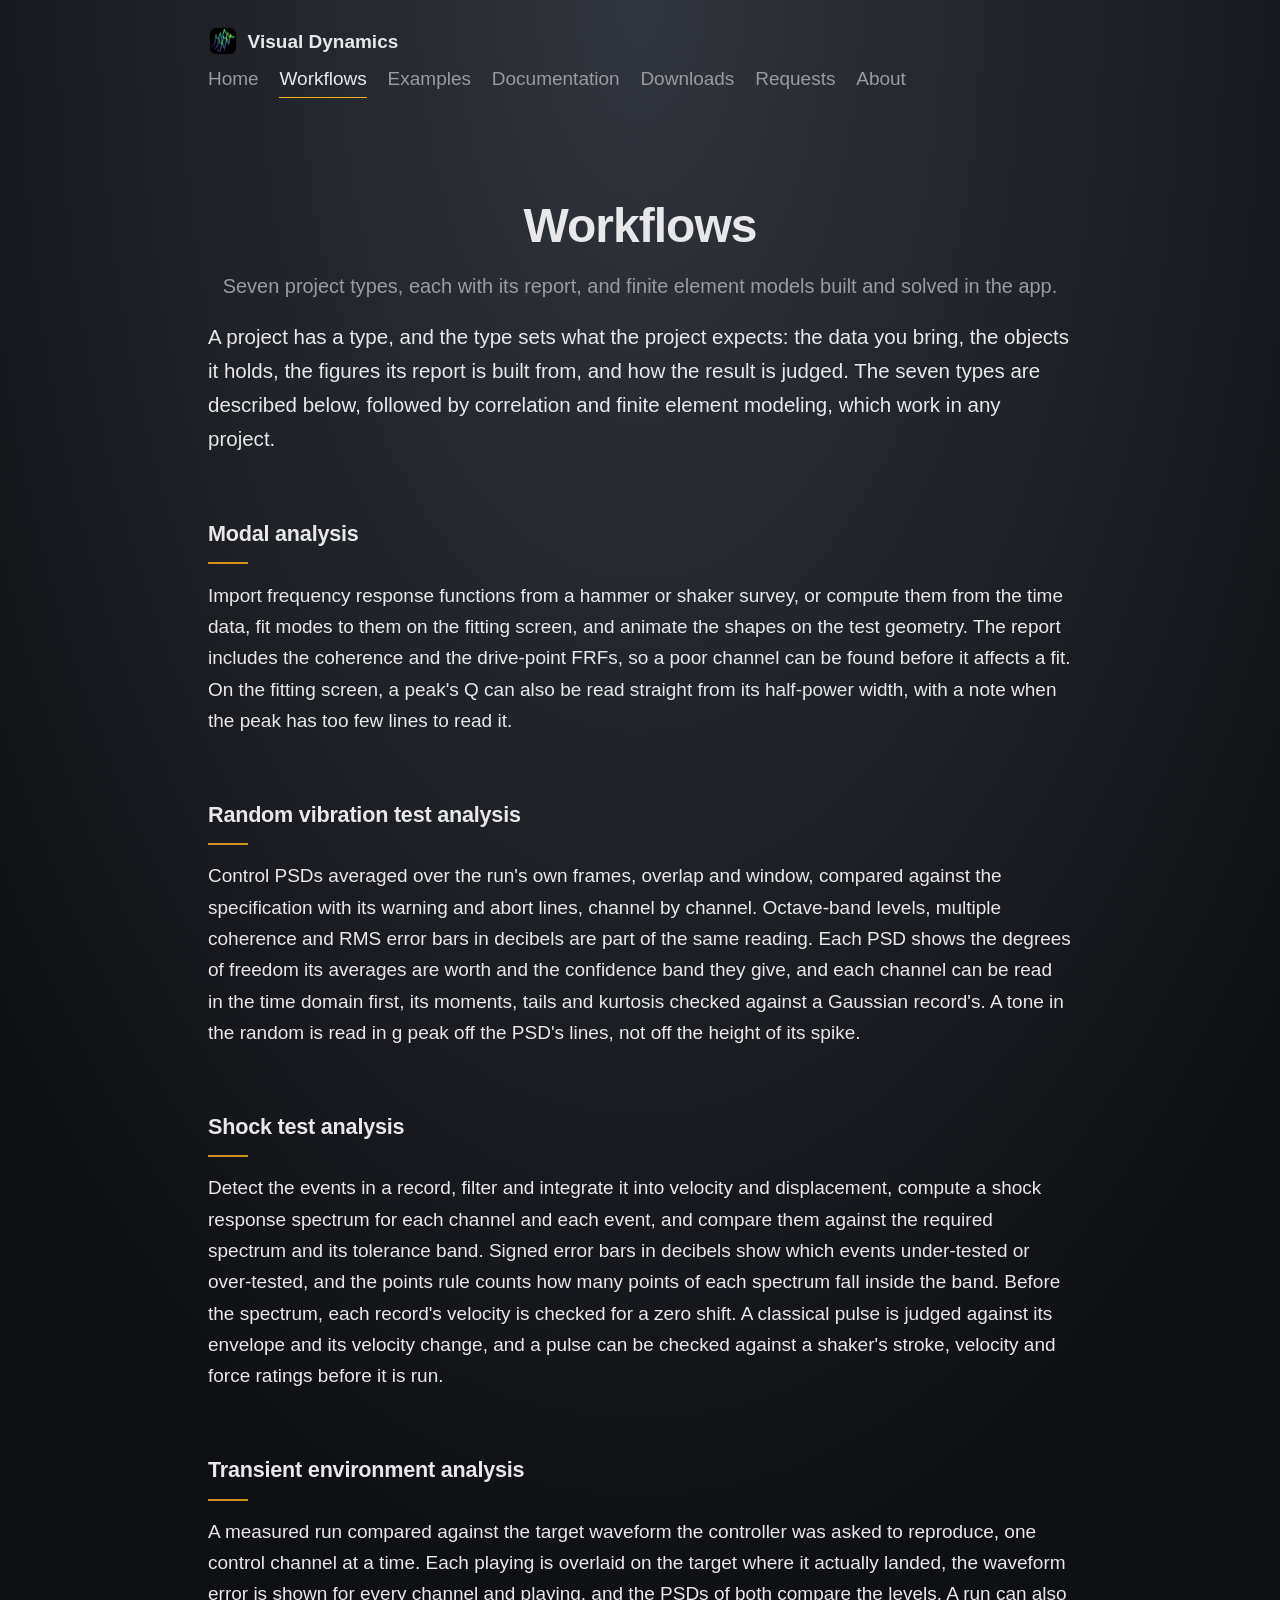
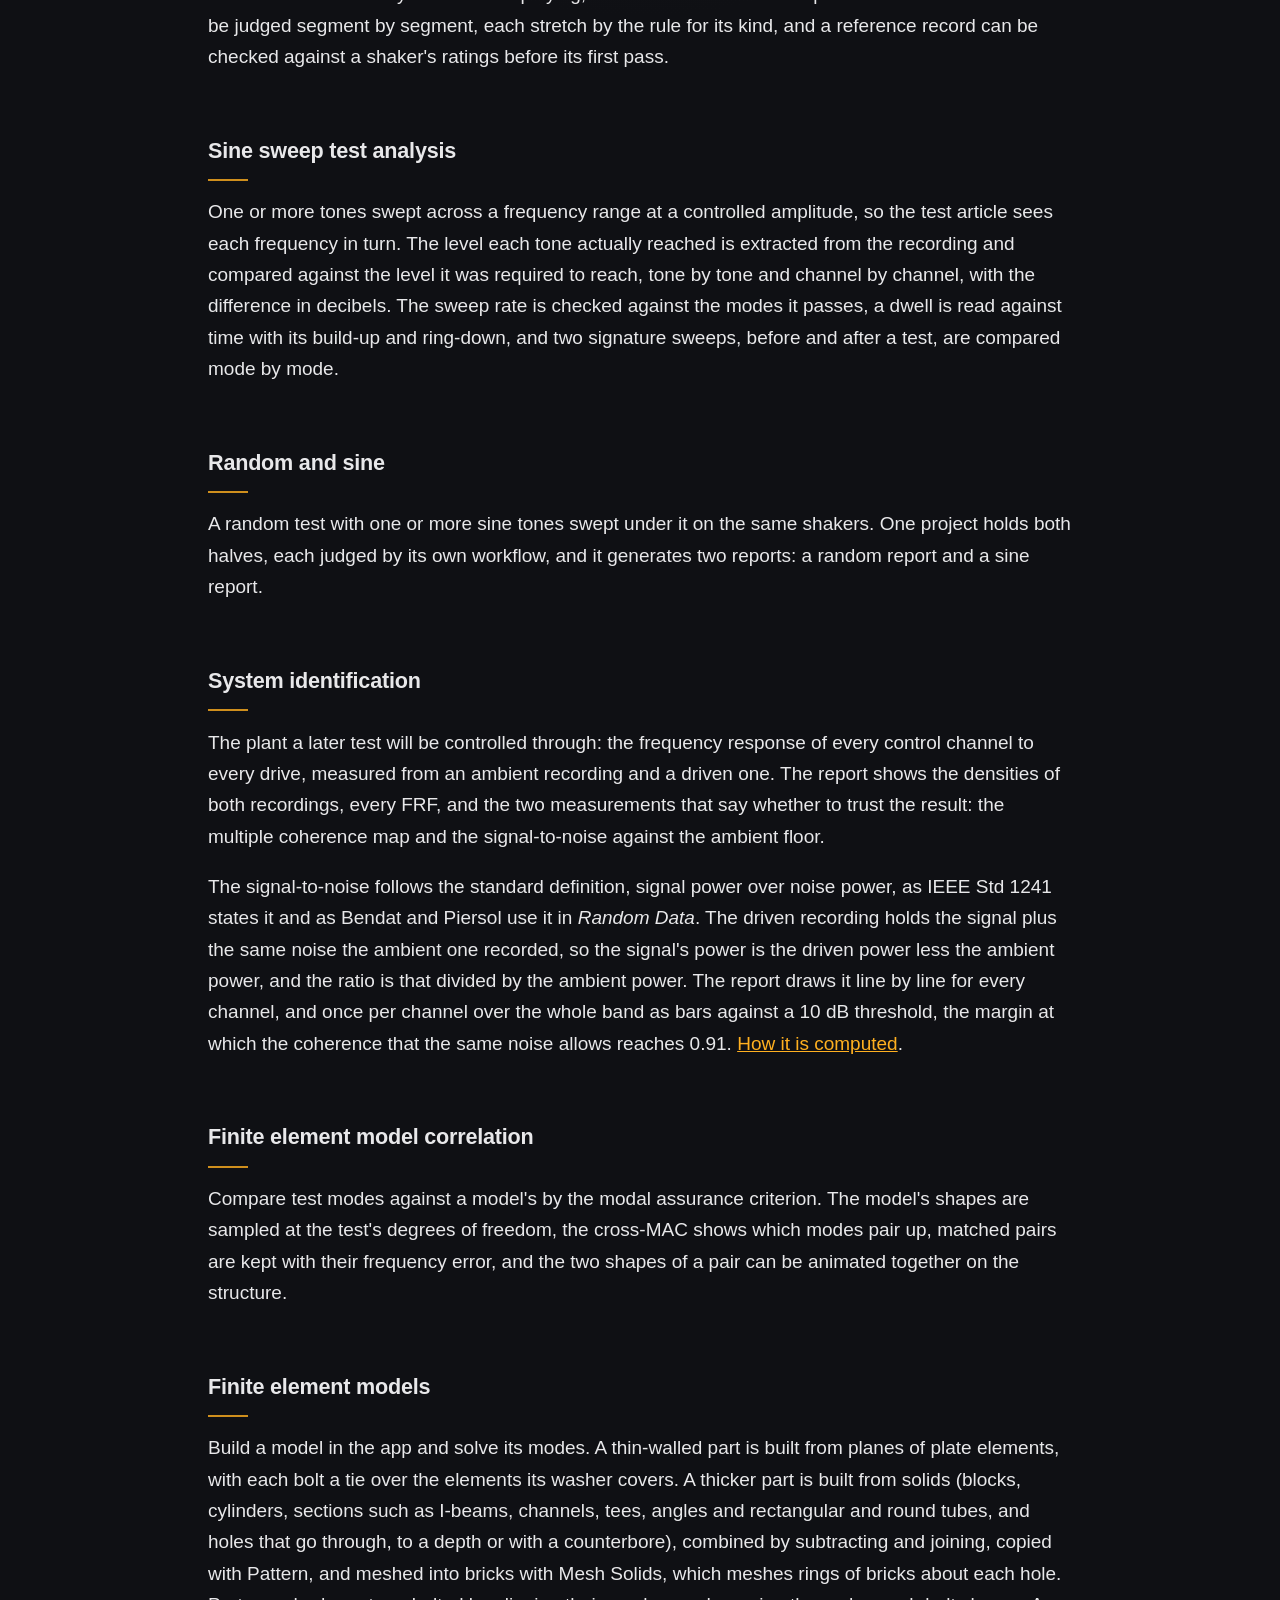
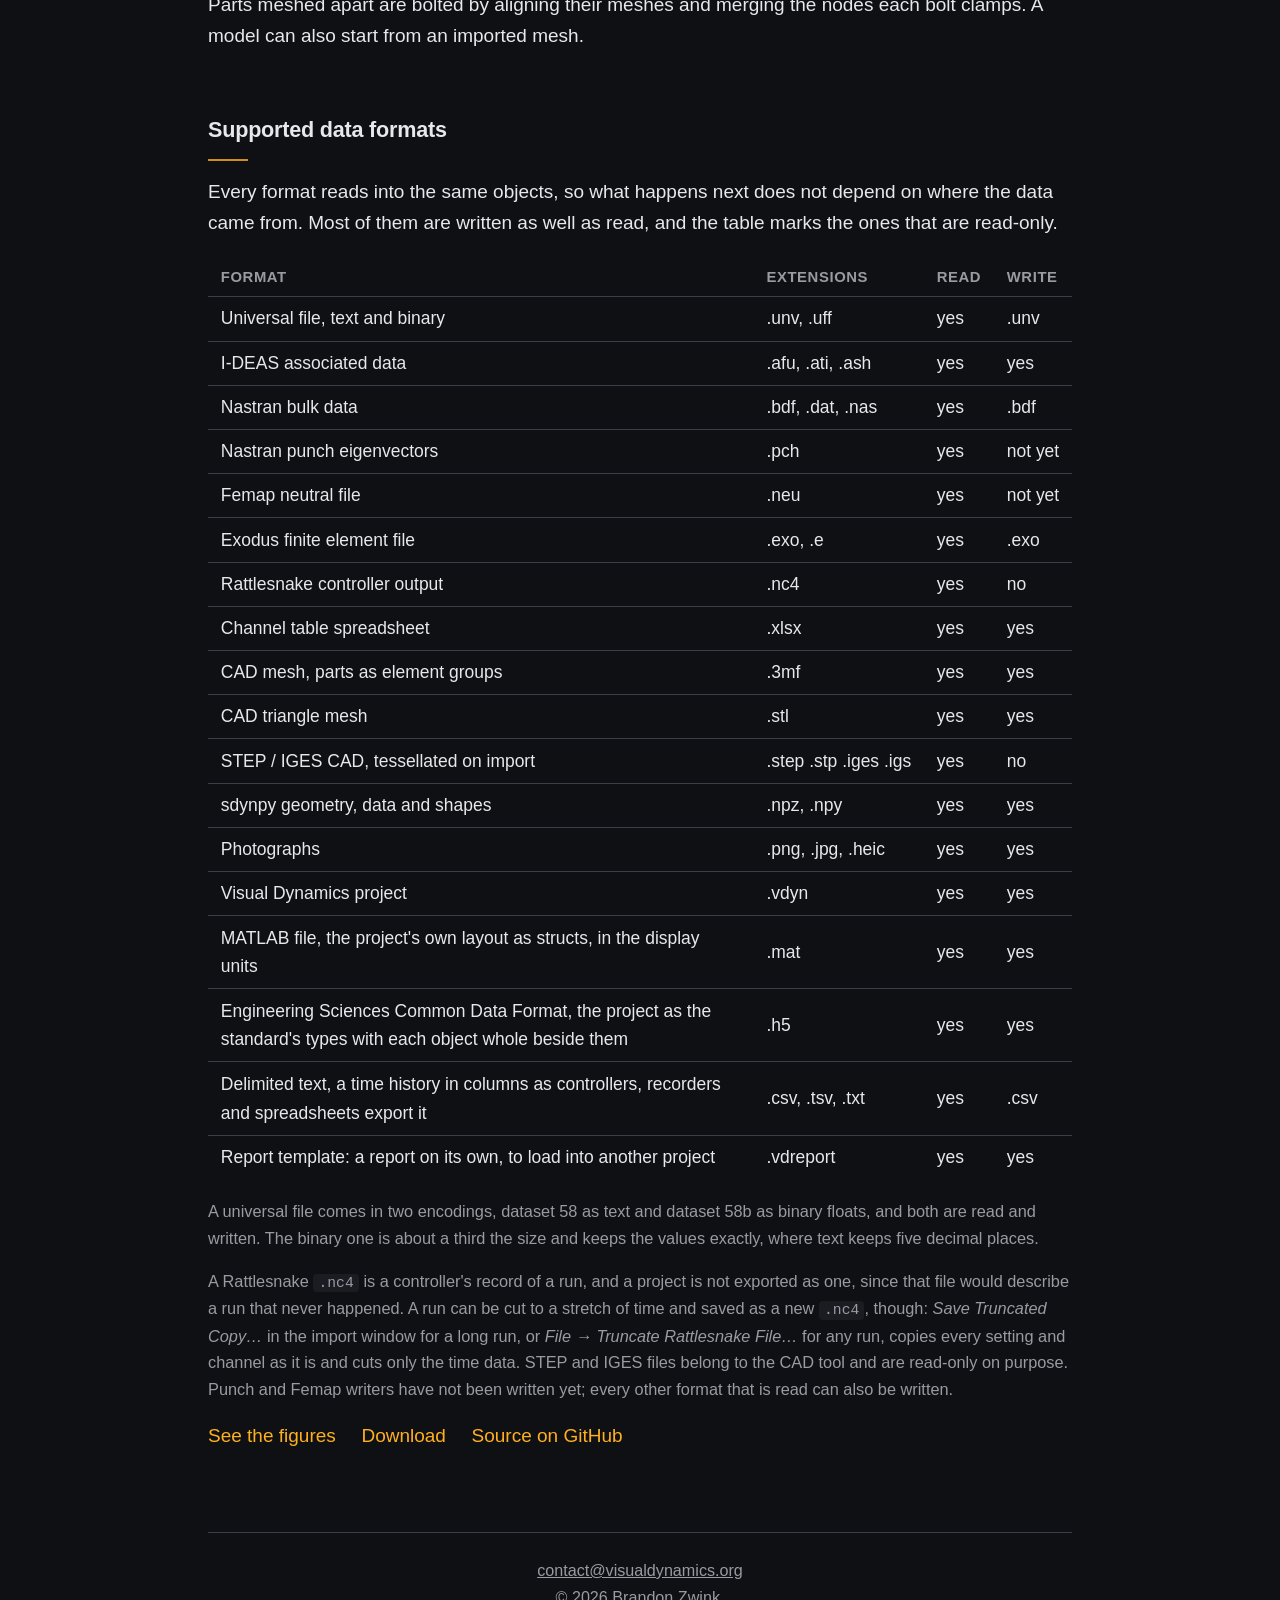
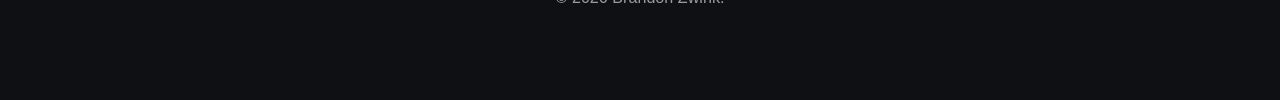
<file: web/launch/workflows.html>
<!doctype html>
<html lang="en">
<head>
<meta charset="utf-8">
<meta name="viewport" content="width=device-width, initial-scale=1">
<title>Workflows — Visual Dynamics</title>
<meta name="description" content="The five test workflows Visual Dynamics implements end to end, and the formats they arrive in.">
<link rel="icon" href="favicon.png" type="image/png">
<link rel="apple-touch-icon" href="apple-touch-icon.png">
<meta property="og:title" content="Workflows — Visual Dynamics">
<meta property="og:description" content="The five test workflows Visual Dynamics implements end to end, and the formats they arrive in.">
<meta property="og:image" content="mark.png">
<meta property="og:type" content="website">
<link rel="stylesheet" href="site.css">
</head>
<body>
<div class="top">
  <a class="home" href="index.html"><img src="favicon.png" alt="">Visual Dynamics</a>
  <nav>
    <a href="index.html">Home</a>
    <a href="workflows.html" aria-current="page">Workflows</a>
    <a href="examples.html">Examples</a>
    <a href="documentation/">Documentation</a>
    <a href="downloads.html">Downloads</a>
    <a href="requests.html">Requests</a>
    <a href="about.html">About</a>
  </nav>
</div>
<main>
  <header><h1>Workflows</h1>
    <p class="tagline">Seven project types, each with its report, and finite element models built and solved in the app.</p></header>

  <p class="lede">
    A project has a type, and the type sets what the project expects:
    the data you bring, the objects it holds, the figures its report is
    built from, and how the result is judged. The seven types are
    described below, followed by correlation and finite element
    modeling, which work in any project.
  </p>

  <h2>Modal analysis</h2>
  <p>
    Import frequency response functions from a hammer or shaker survey,
    or compute them from the time data, fit modes to them on the
    fitting screen, and animate the shapes on the test geometry. The
    report includes the coherence and the drive-point FRFs, so a poor
    channel can be found before it affects a fit. On the fitting
    screen, a peak's Q can also be read straight from its half-power
    width, with a note when the peak has too few lines to read it.
  </p>

  <h2>Random vibration test analysis</h2>
  <p>
    Control PSDs averaged over the run's own frames, overlap and
    window, compared against the specification with its warning and
    abort lines, channel by channel. Octave-band levels, multiple
    coherence and RMS error bars in decibels are part of the same
    reading. Each PSD shows the degrees of freedom its averages are
    worth and the confidence band they give, and each channel can be
    read in the time domain first, its moments, tails and kurtosis
    checked against a Gaussian record's. A tone in the random is read
    in g peak off the PSD's lines, not off the height of its spike.
  </p>

  <h2>Shock test analysis</h2>
  <p>
    Detect the events in a record, filter and integrate it into
    velocity and displacement, compute a shock response spectrum for
    each channel and each event, and compare them against the required
    spectrum and its tolerance band. Signed error bars in decibels
    show which events under-tested or over-tested, and the points rule
    counts how many points of each spectrum fall inside the band.
    Before the spectrum, each record's velocity is checked for a zero
    shift. A classical pulse is judged against its envelope and its
    velocity change, and a pulse can be checked against a shaker's
    stroke, velocity and force ratings before it is run.
  </p>

  <h2>Transient environment analysis</h2>
  <p>
    A measured run compared against the target waveform the controller
    was asked to reproduce, one control channel at a time. Each playing
    is overlaid on the target where it actually landed, the waveform
    error is shown for every channel and playing, and the PSDs of both
    compare the levels. A run can also be judged segment by segment,
    each stretch by the rule for its kind, and a reference record can
    be checked against a shaker's ratings before its first pass.
  </p>

  <h2>Sine sweep test analysis</h2>
  <p>
    One or more tones swept across a frequency range at a controlled
    amplitude, so the test article sees each frequency in turn. The
    level each tone actually reached is extracted from the recording
    and compared against the level it was required to reach, tone by
    tone and channel by channel, with the difference in decibels. The
    sweep rate is checked against the modes it passes, a dwell is read
    against time with its build-up and ring-down, and two signature
    sweeps, before and after a test, are compared mode by mode.
  </p>

  <h2>Random and sine</h2>
  <p>
    A random test with one or more sine tones swept under it on the
    same shakers. One project holds both halves, each judged by its own
    workflow, and it generates two reports: a random report and a sine
    report.
  </p>

  <h2>System identification</h2>
  <p>
    The plant a later test will be controlled through: the frequency
    response of every control channel to every drive, measured from an
    ambient recording and a driven one. The report shows the densities
    of both recordings, every FRF, and the two measurements that say
    whether to trust the result: the multiple coherence map and the
    signal-to-noise against the ambient floor.
  </p>
  <p>
    The signal-to-noise follows the standard definition, signal power
    over noise power, as IEEE Std 1241 states it and as Bendat and
    Piersol use it in <cite>Random Data</cite>. The driven recording
    holds the signal plus the same noise the ambient one recorded, so
    the signal's power is the driven power less the ambient power, and
    the ratio is that divided by the ambient power. The report draws
    it line by line for every channel, and once per channel over the
    whole band as bars against a 10 dB threshold, the margin at which
    the coherence that the same noise allows reaches 0.91.
    <a href="documentation/guide/workflows/sysid-workflow/#how-the-signal-to-noise-is-computed">How
    it is computed</a>.
  </p>

  <h2>Finite element model correlation</h2>
  <p>
    Compare test modes against a model's by the modal assurance
    criterion. The model's shapes are sampled at the test's degrees of
    freedom, the cross-MAC shows which modes pair up, matched pairs are
    kept with their frequency error, and the two shapes of a pair can
    be animated together on the structure.
  </p>

  <h2>Finite element models</h2>
  <p>
    Build a model in the app and solve its modes. A thin-walled part is
    built from planes of plate elements, with each bolt a tie over the
    elements its washer covers. A thicker part is built from solids
    (blocks, cylinders, sections such as I-beams, channels, tees,
    angles and rectangular and round tubes, and holes that go through,
    to a depth or with a counterbore), combined by subtracting and
    joining, copied with Pattern, and meshed into bricks with Mesh
    Solids, which meshes rings of bricks about each hole. Parts meshed
    apart are bolted by aligning their meshes and merging the nodes
    each bolt clamps. A model can also start from an imported mesh.
  </p>

  <h2 id="formats">Supported data formats</h2>
  <p>
    Every format reads into the same objects, so what happens next does
    not depend on where the data came from. Most of them are written
    as well as read, and the table marks the ones that are read-only.
  </p>
  <!-- The authority for this table is the registry in
       src/visualdynamics/io/__init__.py, and
       tests/test_website.py::test_the_website_lists_the_formats_that_exist
       fails if the two ever part company. Edit the code first. -->
  <div class="scrolls">
  <table class="formats">
    <thead>
      <tr><th>Format</th><th>Extensions</th><th>Read</th><th>Write</th></tr>
    </thead>
    <tbody>
      <tr><td>Universal file, text and binary</td><td>.unv, .uff</td><td>yes</td><td>.unv</td></tr>
      <tr><td>I-DEAS associated data</td><td>.afu, .ati, .ash</td><td>yes</td><td>yes</td></tr>
      <tr><td>Nastran bulk data</td><td>.bdf, .dat, .nas</td><td>yes</td><td>.bdf</td></tr>
      <tr><td>Nastran punch eigenvectors</td><td>.pch</td><td>yes</td><td>not yet</td></tr>
      <tr><td>Femap neutral file</td><td>.neu</td><td>yes</td><td>not yet</td></tr>
      <tr><td>Exodus finite element file</td><td>.exo, .e</td><td>yes</td><td>.exo</td></tr>
      <tr><td>Rattlesnake controller output</td><td>.nc4</td><td>yes</td><td>no</td></tr>
      <tr><td>Channel table spreadsheet</td><td>.xlsx</td><td>yes</td><td>yes</td></tr>
      <tr><td>CAD mesh, parts as element groups</td><td>.3mf</td><td>yes</td><td>yes</td></tr>
      <tr><td>CAD triangle mesh</td><td>.stl</td><td>yes</td><td>yes</td></tr>
      <tr><td>STEP / IGES CAD, tessellated on import</td><td>.step .stp .iges .igs</td><td>yes</td><td>no</td></tr>
      <tr><td>sdynpy geometry, data and shapes</td><td>.npz, .npy</td><td>yes</td><td>yes</td></tr>
      <tr><td>Photographs</td><td>.png, .jpg, .heic</td><td>yes</td><td>yes</td></tr>
      <tr><td>Visual Dynamics project</td><td>.vdyn</td><td>yes</td><td>yes</td></tr>
      <tr><td>MATLAB file, the project's own layout as structs, in the display units</td><td>.mat</td><td>yes</td><td>yes</td></tr>
      <tr><td>Engineering Sciences Common Data Format, the project as the standard's types with each object whole beside them</td><td>.h5</td><td>yes</td><td>yes</td></tr>
      <tr><td>Delimited text, a time history in columns as controllers, recorders and spreadsheets export it</td><td>.csv, .tsv, .txt</td><td>yes</td><td>.csv</td></tr>
      <tr><td>Report template: a report on its own, to load into another project</td><td>.vdreport</td><td>yes</td><td>yes</td></tr>
    </tbody>
  </table>
  </div>
  <p class="note">
    A universal file comes in two encodings, dataset 58 as text and
    dataset 58b as binary floats, and both are read and written. The
    binary one is about a third the size and keeps the values exactly,
    where text keeps five decimal places.
  </p>
  <p class="note">
    A Rattlesnake <code>.nc4</code> is a controller's record of a run,
    and a project is not exported as one, since that file would
    describe a run that never happened. A run can be cut to a stretch
    of time and saved as a new <code>.nc4</code>, though: <em>Save
    Truncated Copy…</em> in the import window for a long run, or
    <em>File → Truncate Rattlesnake File…</em> for any run, copies
    every setting and channel as it is and cuts only the time data.
    STEP and IGES files belong to the CAD tool and are read-only on
    purpose. Punch and Femap writers have not been written yet; every
    other format that is read can also be written.
  </p>

  <ul class="links">
    <li><a href="examples.html">See the figures</a></li>
    <li><a href="downloads.html">Download</a></li>
    <li><a href="https://github.com/visualdynamics/visualdynamics">Source on GitHub</a></li>
  </ul>
</main>
<footer>
  <a href="mailto:contact@visualdynamics.org">contact@visualdynamics.org</a><br>
  &copy; 2026 Brandon Zwink.
</footer>
</body>
</html>
</file>
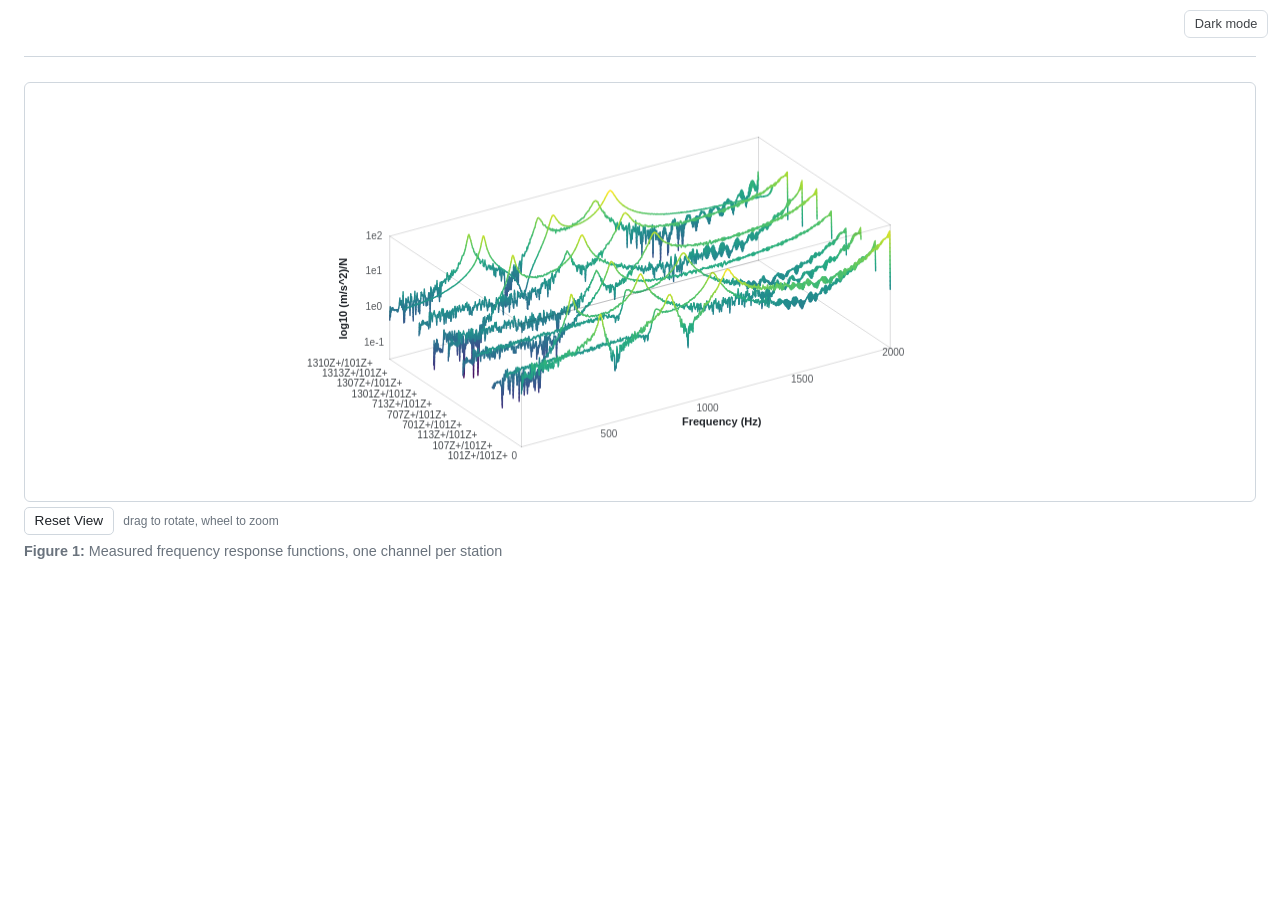
<file: web/launch/examples/frfs.html>
<!DOCTYPE html>
<html lang="en">
<head>
<meta charset="utf-8">
<meta name="viewport" content="width=device-width, initial-scale=1">
<title></title>
<style>
:root { --ink: #1f2328; --faint: #6a737d; --line: #d0d7de;
        --accent: #4c92d9; --paper: #ffffff;
        color-scheme: light dark; }
@media (prefers-color-scheme: dark) {
  :root { --ink: #e6edf3; --faint: #8b949e; --line: #30363d;
          --paper: #000000; } }
/* the toggle's explicit choice outranks the OS preference */
:root[data-theme="light"] { --ink: #1f2328; --faint: #6a737d;
  --line: #d0d7de; --paper: #ffffff; color-scheme: light; }
:root[data-theme="dark"] { --ink: #e6edf3; --faint: #8b949e;
  --line: #30363d; --paper: #000000; color-scheme: dark; }
.themetoggle { position: fixed; top: 10px; right: 12px; z-index: 5;
  font: inherit; font-size: .8rem; color: var(--ink);
  background: var(--paper); border: 1px solid var(--line);
  border-radius: 6px; padding: .2rem .6rem; cursor: pointer;
  opacity: .85; }
.themetoggle:hover { opacity: 1; }
* { box-sizing: border-box; }
/* the classification banners: one marking, top and bottom, always in
   view — fixed elements also repeat on every printed page, which is
   what a marking is for */
.marking { position: fixed; left: 0; right: 0; z-index: 6;
  text-align: center; font-weight: 700; font-size: 1.05rem;
  letter-spacing: .12em; padding: .35rem 0; color: var(--ink);
  background: var(--paper); }
.marking.top { top: 0; border-bottom: 1px solid var(--line); }
.marking.bottom { bottom: 0; border-top: 1px solid var(--line); }
.marking.red { color: #d02b2b; }
.marking input { font: inherit; color: inherit; letter-spacing: inherit;
  text-align: center; background: none; border: none; outline: none;
  border-bottom: 1px dashed var(--line); min-width: 16rem; }
.marking select { font: inherit; font-size: .7rem; font-weight: 400;
  letter-spacing: normal; margin-left: .8rem; color: var(--ink);
  background: var(--paper); border: 1px solid var(--line);
  border-radius: 4px; }
body.marked { padding-top: 4.2rem; }
.marked .themetoggle { top: 2.6rem; }
body.marked::after { content: ""; display: block; height: 2.4rem; }
/* The page fills the frame; the *prose* does not. A figure is worth
   every pixel a wide monitor has — a grid of control channels most of
   all — while a paragraph set 300 characters to the line is unreadable
   (Brandon, 2026-09-21: the report sat in a narrow column in the middle
   of a wide screen, in the app pane and the saved file alike, both being
   this one page). So the body cap is gone and `.text` carries the
   measure instead. */
body { margin: 0 auto; padding: 2rem 1.5rem 4rem;
       background: var(--paper); color: var(--ink);
       font: 16px/1.55 -apple-system, "Segoe UI", sans-serif; }
.text { max-width: 900px; }
h1 { font-size: 1.6rem; border-bottom: 1px solid var(--line);
     padding-bottom: .4rem; }
section { margin: 1.6rem 0; }
.caption { color: var(--faint); font-size: .9rem; margin-top: .35rem; }
.note { margin-top: .3rem; padding-left: .6rem;
        border-left: 3px solid var(--line); font-style: italic; }
.text { white-space: pre-wrap; }
canvas { width: 100%; border: 1px solid var(--line); border-radius: 6px;
         display: block; touch-action: none; }
.legend { display: flex; flex-wrap: wrap; gap: .3rem 1rem;
          font-size: .8rem; margin-top: .3rem; }
.legend span::before { content: "—"; font-weight: 700; margin-right: .3rem;
                       color: var(--swatch); }
.legend span.dashed::before { content: "╌"; }
.controls { display: flex; gap: .6rem; align-items: center;
            margin-top: .3rem; font-size: .85rem; }
.controls button, .controls select {
  font: inherit; color: var(--ink); background: transparent;
  border: 1px solid var(--line); border-radius: 5px; padding: .15rem .6rem; }
.hint { color: var(--faint); font-size: .75rem; }
.modeinfo { position: absolute; top: 8px; left: 12px; font-size: .8rem;
            color: var(--ink); pointer-events: none; line-height: 1.35;
            background: color-mix(in srgb, var(--paper) 65%, transparent);
            border-radius: 5px; padding: .15rem .4rem; }
option { background: var(--paper); color: var(--ink); }
img.photo { max-width: 100%; border-radius: 6px; display: block; }
table { border-collapse: collapse; font-size: .85rem; width: 100%; }
/* a row is one line: the columns take the width of what is in them —
   a channel table's comments wrapped every row onto four (Brandon,
   2026-09-18) — and a table wider than the page scrolls in its wrap */
th, td { border: 1px solid var(--line); padding: .25rem .55rem;
         text-align: left; white-space: nowrap; }
.tablewrap { overflow-x: auto; }
/* the pass/fail box: its two colors are the box's own, one for each
   word, and are not the exceedance red — a verdict is not a mark */
.verdict { border-radius: 8px; padding: 1rem 1.25rem; border: 2px solid;
           line-height: 1.5; }
.verdict.pass { border-color: #2e8b57;
                background: color-mix(in srgb, #2e8b57 16%, var(--paper)); }
.verdict.fail { border-color: #c0392b;
                background: color-mix(in srgb, #c0392b 16%, var(--paper)); }
.verdict .word { font-size: 2rem; font-weight: 700; letter-spacing: .08em;
                 margin-bottom: .3rem; }
.verdict.pass .word { color: #2e8b57; }
.verdict.fail .word { color: #c0392b; }
/* the grid figure: headings across, node labels down, a cell's own
   legend, controls and caption at a size that leaves room for the plot */
.grid { display: grid; gap: .5rem .6rem; align-items: start; }
.gridhead { font-size: .85rem; font-weight: 600; text-align: center; }
.gridrow { font-size: .85rem; font-weight: 600; padding-top: .3rem;
           white-space: nowrap; }
.gridcell { min-width: 0; }
.gridcell .legend, .gridcell .controls, .gridcell .caption {
  font-size: .72rem; margin-top: .2rem; }
.gridcell .controls button { padding: 0 .4rem; }
th { background: color-mix(in srgb, var(--line) 30%, transparent); }
/* a cell the app marks is marked here too, in the same two colors the
   plots shade an exceedance with: a channel red on screen is red on the
   page. Both read on either theme, which is why they are translucent
   rather than flat. */
td.mark-over { background: rgba(229, 83, 75, 0.30); }
td.mark-under { background: rgba(76, 146, 217, 0.30); }
@media print { canvas { break-inside: avoid; } }
</style>
</head>
<body>
<main id="report"></main>
<script id="data" type="application/json">{"title": "", "edit": false, "marking": "", "marking_color": "ink", "viridis": [[68, 1, 84], [71, 44, 122], [59, 81, 139], [44, 113, 142], [33, 144, 141], [39, 173, 129], [92, 200, 99], [170, 220, 50], [253, 231, 37]], "marks_color": {"light": {"band": "#3b7dd8", "window": "#c2410c"}, "dark": {"band": "#5fa8ff", "window": "#fb923c"}}, "blocks": [{"kind": "stage", "caption": "Measured frequency response functions, one channel per station", "runs": [{"record": 0, "station": 0.0, "xz": [[0.0, 0.216], [0.002, 0.294], [0.003, 0.231], [0.005, 0.284], [0.006, 0.26], [0.008, 0.278], [0.009, 0.284], [0.011, 0.276], [0.013, 0.298], [0.014, 0.276], [0.016, 0.301], [0.017, 0.277], [0.019, 0.295], [0.02, 0.279], [0.022, 0.288], [0.023, 0.281], [0.025, 0.281], [0.027, 0.283], [0.028, 0.276], [0.03, 0.284], [0.031, 0.273], [0.033, 0.285], [0.034, 0.271], [0.036, 0.287], [0.038, 0.267], [0.039, 0.27], [0.041, 0.274], [0.042, 0.263], [0.044, 0.3], [0.045, 0.329], [0.047, 0.295], [0.048, 0.27], [0.05, 0.296], [0.052, 0.321], [0.053, 0.318], [0.055, 0.307], [0.056, 0.3], [0.058, 0.277], [0.059, 0.301], [0.061, 0.315], [0.062, 0.313], [0.064, 0.315], [0.066, 0.326], [0.067, 0.318], [0.069, 0.311], [0.07, 0.31], [0.072, 0.308], [0.073, 0.308], [0.075, 0.302], [0.077, 0.273], [0.078, 0.297], [0.08, 0.312], [0.081, 0.313], [0.083, 0.295], [0.084, 0.3], [0.086, 0.315], [0.088, 0.319], [0.089, 0.317], [0.091, 0.302], [0.092, 0.285], [0.094, 0.287], [0.095, 0.312], [0.097, 0.313], [0.098, 0.323], [0.1, 0.328], [0.102, 0.292], [0.103, 0.301], [0.105, 0.325], [0.106, 0.323], [0.108, 0.291], [0.109, 0.287], [0.111, 0.302], [0.113, 0.301], [0.114, 0.307], [0.116, 0.286], [0.117, 0.279], [0.119, 0.303], [0.12, 0.318], [0.122, 0.32], [0.123, 0.319], [0.125, 0.289], [0.127, 0.288], [0.128, 0.294], [0.13, 0.308], [0.131, 0.299], [0.133, 0.288], [0.134, 0.313], [0.136, 0.304], [0.138, 0.284], [0.139, 0.288], [0.141, 0.293], [0.142, 0.318], [0.144, 0.311], [0.145, 0.319], [0.147, 0.322], [0.148, 0.306], [0.15, 0.303], [0.152, 0.317], [0.153, 0.319], [0.155, 0.326], [0.156, 0.33], [0.158, 0.32], [0.159, 0.286], [0.161, 0.293], [0.163, 0.321], [0.164, 0.313], [0.166, 0.324], [0.167, 0.323], [0.169, 0.309], [0.17, 0.306], [0.172, 0.317], [0.173, 0.322], [0.175, 0.328], [0.177, 0.327], [0.178, 0.325], [0.18, 0.322], [0.181, 0.312], [0.183, 0.318], [0.184, 0.314], [0.186, 0.32], [0.188, 0.328], [0.189, 0.332], [0.191, 0.317], [0.192, 0.324], [0.194, 0.331], [0.195, 0.316], [0.197, 0.326], [0.198, 0.33], [0.2, 0.329], [0.202, 0.338], [0.203, 0.338], [0.205, 0.324], [0.206, 0.333], [0.208, 0.342], [0.209, 0.33], [0.211, 0.319], [0.213, 0.327], [0.214, 0.324], [0.216, 0.328], [0.217, 0.323], [0.219, 0.315], [0.22, 0.326], [0.222, 0.322], [0.223, 0.328], [0.225, 0.317], [0.227, 0.321], [0.228, 0.321], [0.23, 0.314], [0.231, 0.323], [0.233, 0.326], [0.234, 0.322], [0.236, 0.323], [0.238, 0.329], [0.239, 0.335], [0.241, 0.33], [0.242, 0.33], [0.244, 0.346], [0.245, 0.341], [0.247, 0.34], [0.248, 0.342], [0.25, 0.34], [0.252, 0.328], [0.253, 0.338], [0.255, 0.342], [0.256, 0.34], [0.258, 0.346], [0.259, 0.344], [0.261, 0.343], [0.263, 0.351], [0.264, 0.347], [0.266, 0.345], [0.267, 0.342], [0.269, 0.336], [0.27, 0.344], [0.272, 0.35], [0.273, 0.356], [0.275, 0.357], [0.277, 0.358], [0.278, 0.353], [0.28, 0.355], [0.281, 0.351], [0.283, 0.347], [0.284, 0.359], [0.286, 0.368], [0.288, 0.365], [0.289, 0.365], [0.291, 0.364], [0.292, 0.358], [0.294, 0.362], [0.295, 0.358], [0.297, 0.359], [0.298, 0.363], [0.3, 0.357], [0.302, 0.363], [0.303, 0.37], [0.305, 0.375], [0.306, 0.37], [0.308, 0.37], [0.309, 0.377], [0.311, 0.38], [0.312, 0.381], [0.314, 0.376], [0.316, 0.377], [0.317, 0.384], [0.319, 0.386], [0.32, 0.391], [0.322, 0.393], [0.323, 0.398], [0.325, 0.402], [0.327, 0.404], [0.328, 0.41], [0.33, 0.411], [0.331, 0.415], [0.333, 0.421], [0.334, 0.427], [0.336, 0.434], [0.338, 0.442], [0.339, 0.447], [0.341, 0.45], [0.342, 0.453], [0.344, 0.452], [0.345, 0.449], [0.347, 0.441], [0.348, 0.433], [0.35, 0.427], [0.352, 0.42], [0.353, 0.41], [0.355, 0.4], [0.356, 0.399], [0.358, 0.392], [0.359, 0.386], [0.361, 0.377], [0.363, 0.359], [0.364, 0.367], [0.366, 0.366], [0.367, 0.354], [0.369, 0.334], [0.37, 0.339], [0.372, 0.34], [0.373, 0.348], [0.375, 0.342], [0.377, 0.323], [0.378, 0.315], [0.38, 0.319], [0.381, 0.325], [0.383, 0.302], [0.384, 0.297], [0.386, 0.308], [0.388, 0.298], [0.389, 0.269], [0.391, 0.254], [0.392, 0.275], [0.394, 0.25], [0.395, 0.274], [0.397, 0.292], [0.398, 0.283], [0.4, 0.272], [0.402, 0.266], [0.403, 0.272], [0.405, 0.211], [0.406, 0.207], [0.408, 0.224], [0.409, 0.225], [0.411, 0.216], [0.413, 0.268], [0.414, 0.304], [0.416, 0.29], [0.417, 0.239], [0.419, 0.252], [0.42, 0.272], [0.422, 0.242], [0.423, 0.269], [0.425, 0.253], [0.427, 0.279], [0.428, 0.305], [0.43, 0.289], [0.431, 0.297], [0.433, 0.304], [0.434, 0.28], [0.436, 0.283], [0.438, 0.286], [0.439, 0.287], [0.441, 0.308], [0.442, 0.29], [0.444, 0.281], [0.445, 0.313], [0.447, 0.295], [0.448, 0.292], [0.45, 0.308], [0.452, 0.319], [0.453, 0.304], [0.455, 0.297], [0.456, 0.307], [0.458, 0.312], [0.459, 0.305], [0.461, 0.322], [0.463, 0.317], [0.464, 0.294], [0.466, 0.306], [0.467, 0.318], [0.469, 0.311], [0.47, 0.307], [0.472, 0.306], [0.473, 0.318], [0.475, 0.319], [0.477, 0.31], [0.478, 0.303], [0.48, 0.319], [0.481, 0.336], [0.483, 0.33], [0.484, 0.31], [0.486, 0.308], [0.488, 0.319], [0.489, 0.324], [0.491, 0.334], [0.492, 0.345], [0.494, 0.335], [0.495, 0.312], [0.497, 0.321], [0.498, 0.316], [0.5, 0.319], [0.502, 0.335], [0.503, 0.318], [0.505, 0.337], [0.506, 0.335], [0.508, 0.332], [0.509, 0.337], [0.511, 0.339], [0.513, 0.345], [0.514, 0.339], [0.516, 0.336], [0.517, 0.344], [0.519, 0.353], [0.52, 0.335], [0.522, 0.34], [0.523, 0.331], [0.525, 0.336], [0.527, 0.35], [0.528, 0.335], [0.53, 0.354], [0.531, 0.341], [0.533, 0.336], [0.534, 0.339], [0.536, 0.344], [0.537, 0.36], [0.539, 0.356], [0.541, 0.355], [0.542, 0.36], [0.544, 0.371], [0.545, 0.365], [0.547, 0.353], [0.548, 0.364], [0.55, 0.371], [0.552, 0.369], [0.553, 0.368], [0.555, 0.367], [0.556, 0.365], [0.558, 0.369], [0.559, 0.371], [0.561, 0.368], [0.562, 0.365], [0.564, 0.361], [0.566, 0.364], [0.567, 0.373], [0.569, 0.38], [0.57, 0.38], [0.572, 0.37], [0.573, 0.373], [0.575, 0.373], [0.577, 0.374], [0.578, 0.373], [0.58, 0.377], [0.581, 0.384], [0.583, 0.38], [0.584, 0.385], [0.586, 0.384], [0.588, 0.387], [0.589, 0.388], [0.591, 0.388], [0.592, 0.394], [0.594, 0.385], [0.595, 0.39], [0.597, 0.391], [0.598, 0.387], [0.6, 0.391], [0.602, 0.395], [0.603, 0.4], [0.605, 0.4], [0.606, 0.404], [0.608, 0.41], [0.609, 0.405], [0.611, 0.408], [0.613, 0.411], [0.614, 0.412], [0.616, 0.416], [0.617, 0.418], [0.619, 0.419], [0.62, 0.423], [0.622, 0.425], [0.623, 0.427], [0.625, 0.432], [0.627, 0.435], [0.628, 0.438], [0.63, 0.442], [0.631, 0.445], [0.633, 0.446], [0.634, 0.45], [0.636, 0.452], [0.638, 0.456], [0.639, 0.457], [0.641, 0.456], [0.642, 0.456], [0.644, 0.456], [0.645, 0.457], [0.647, 0.454], [0.648, 0.451], [0.65, 0.449], [0.652, 0.445], [0.653, 0.439], [0.655, 0.435], [0.656, 0.431], [0.658, 0.425], [0.659, 0.418], [0.661, 0.416], [0.663, 0.417], [0.664, 0.406], [0.666, 0.401], [0.667, 0.404], [0.669, 0.4], [0.67, 0.389], [0.672, 0.385], [0.673, 0.383], [0.675, 0.386], [0.677, 0.383], [0.678, 0.373], [0.68, 0.368], [0.681, 0.361], [0.683, 0.362], [0.684, 0.36], [0.686, 0.358], [0.688, 0.357], [0.689, 0.338], [0.691, 0.331], [0.692, 0.314], [0.694, 0.328], [0.695, 0.345], [0.697, 0.323], [0.698, 0.311], [0.7, 0.325], [0.702, 0.32], [0.703, 0.322], [0.705, 0.285], [0.706, 0.294], [0.708, 0.321], [0.709, 0.318], [0.711, 0.31], [0.713, 0.291], [0.714, 0.295], [0.716, 0.3], [0.717, 0.268], [0.719, 0.279], [0.72, 0.267], [0.722, 0.232], [0.723, 0.222], [0.725, 0.298], [0.727, 0.308], [0.728, 0.279], [0.73, 0.281], [0.731, 0.317], [0.733, 0.313], [0.734, 0.301], [0.736, 0.29], [0.738, 0.308], [0.739, 0.315], [0.741, 0.314], [0.742, 0.283], [0.744, 0.281], [0.745, 0.311], [0.747, 0.322], [0.748, 0.323], [0.75, 0.328], [0.752, 0.338], [0.753, 0.338], [0.755, 0.328], [0.756, 0.328], [0.758, 0.331], [0.759, 0.34], [0.761, 0.328], [0.763, 0.335], [0.764, 0.341], [0.766, 0.333], [0.767, 0.338], [0.769, 0.335], [0.77, 0.347], [0.772, 0.35], [0.773, 0.358], [0.775, 0.354], [0.777, 0.341], [0.778, 0.344], [0.78, 0.352], [0.781, 0.346], [0.783, 0.355], [0.784, 0.359], [0.786, 0.359], [0.788, 0.359], [0.789, 0.35], [0.791, 0.362], [0.792, 0.372], [0.794, 0.382], [0.795, 0.381], [0.797, 0.379], [0.798, 0.375], [0.8, 0.375], [0.802, 0.378], [0.803, 0.385], [0.805, 0.384], [0.806, 0.38], [0.808, 0.383], [0.809, 0.387], [0.811, 0.388], [0.812, 0.384], [0.814, 0.384], [0.816, 0.387], [0.817, 0.392], [0.819, 0.395], [0.82, 0.398], [0.822, 0.403], [0.823, 0.406], [0.825, 0.404], [0.827, 0.402], [0.828, 0.407], [0.83, 0.409], [0.831, 0.411], [0.833, 0.415], [0.834, 0.416], [0.836, 0.417], [0.838, 0.419], [0.839, 0.421], [0.841, 0.417], [0.842, 0.421], [0.844, 0.425], [0.845, 0.426], [0.847, 0.428], [0.848, 0.429], [0.85, 0.433], [0.852, 0.434], [0.853, 0.438], [0.855, 0.439], [0.856, 0.443], [0.858, 0.447], [0.859, 0.448], [0.861, 0.449], [0.863, 0.451], [0.864, 0.455], [0.866, 0.459], [0.867, 0.463], [0.869, 0.464], [0.87, 0.464], [0.872, 0.467], [0.873, 0.471], [0.875, 0.472], [0.877, 0.476], [0.878, 0.478], [0.88, 0.481], [0.881, 0.485], [0.883, 0.487], [0.884, 0.489], [0.886, 0.491], [0.888, 0.494], [0.889, 0.494], [0.891, 0.495], [0.892, 0.497], [0.894, 0.496], [0.895, 0.497], [0.897, 0.495], [0.898, 0.494], [0.9, 0.493], [0.902, 0.491], [0.903, 0.489], [0.905, 0.488], [0.906, 0.485], [0.908, 0.481], [0.909, 0.477], [0.911, 0.476], [0.913, 0.474], [0.914, 0.472], [0.916, 0.47], [0.917, 0.468], [0.919, 0.465], [0.92, 0.462], [0.922, 0.459], [0.923, 0.457], [0.925, 0.458], [0.927, 0.456], [0.928, 0.453], [0.93, 0.453], [0.931, 0.453], [0.933, 0.449], [0.934, 0.448], [0.936, 0.447], [0.938, 0.444], [0.939, 0.441], [0.941, 0.438], [0.942, 0.439], [0.944, 0.437], [0.945, 0.435], [0.947, 0.434], [0.948, 0.432], [0.95, 0.43], [0.952, 0.431], [0.953, 0.427], [0.955, 0.424], [0.956, 0.423], [0.958, 0.42], [0.959, 0.418], [0.961, 0.423], [0.963, 0.425], [0.964, 0.423], [0.966, 0.421], [0.967, 0.416], [0.969, 0.422], [0.97, 0.424], [0.972, 0.418], [0.973, 0.414], [0.975, 0.412], [0.977, 0.415], [0.978, 0.412], [0.98, 0.408], [0.981, 0.41], [0.983, 0.413], [0.984, 0.408], [0.986, 0.4], [0.988, 0.404], [0.989, 0.407], [0.991, 0.406], [0.992, 0.4], [0.994, 0.404], [0.995, 0.4], [0.997, 0.397], [0.998, 0.403], [1.0, 0.396], [1.002, 0.392], [1.003, 0.4], [1.005, 0.397], [1.006, 0.401], [1.008, 0.398], [1.009, 0.396], [1.011, 0.405], [1.012, 0.395], [1.014, 0.397], [1.016, 0.395], [1.017, 0.393], [1.019, 0.395], [1.02, 0.394], [1.022, 0.388], [1.023, 0.384], [1.025, 0.394], [1.027, 0.395], [1.028, 0.401], [1.03, 0.394], [1.031, 0.382], [1.033, 0.387], [1.034, 0.39], [1.036, 0.383], [1.038, 0.386], [1.039, 0.38], [1.041, 0.378], [1.042, 0.378], [1.044, 0.381], [1.045, 0.381], [1.047, 0.389], [1.048, 0.394], [1.05, 0.381], [1.052, 0.386], [1.053, 0.385], [1.055, 0.375], [1.056, 0.382], [1.058, 0.384], [1.059, 0.381], [1.061, 0.378], [1.062, 0.379], [1.064, 0.379], [1.066, 0.383], [1.067, 0.39], [1.069, 0.388], [1.07, 0.377], [1.072, 0.373], [1.073, 0.375], [1.075, 0.371], [1.077, 0.381], [1.078, 0.375], [1.08, 0.372], [1.081, 0.384], [1.083, 0.378], [1.084, 0.367], [1.086, 0.37], [1.088, 0.374], [1.089, 0.378], [1.091, 0.383], [1.092, 0.378], [1.094, 0.372], [1.095, 0.362], [1.097, 0.37], [1.098, 0.367], [1.1, 0.362], [1.102, 0.378], [1.103, 0.371], [1.105, 0.368], [1.106, 0.383], [1.108, 0.386], [1.109, 0.379], [1.111, 0.38], [1.113, 0.366], [1.114, 0.37], [1.116, 0.379], [1.117, 0.377], [1.119, 0.369], [1.12, 0.36], [1.122, 0.365], [1.123, 0.372], [1.125, 0.383], [1.127, 0.381], [1.128, 0.369], [1.13, 0.354], [1.131, 0.372], [1.133, 0.371], [1.134, 0.372], [1.136, 0.37], [1.137, 0.354], [1.139, 0.369], [1.141, 0.381], [1.142, 0.376], [1.144, 0.373], [1.145, 0.376], [1.147, 0.368], [1.148, 0.368], [1.15, 0.373], [1.152, 0.37], [1.153, 0.364], [1.155, 0.361], [1.156, 0.361], [1.158, 0.368], [1.159, 0.365], [1.161, 0.359], [1.163, 0.362], [1.164, 0.353], [1.166, 0.349], [1.167, 0.362], [1.169, 0.353], [1.17, 0.344], [1.172, 0.354], [1.173, 0.366], [1.175, 0.346], [1.177, 0.37], [1.178, 0.347], [1.18, 0.37], [1.181, 0.349], [1.183, 0.368], [1.184, 0.351], [1.186, 0.365], [1.188, 0.354], [1.189, 0.361], [1.191, 0.357], [1.192, 0.357], [1.194, 0.36], [1.195, 0.353], [1.197, 0.362], [1.198, 0.348], [1.2, 0.363], [1.202, 0.344], [1.203, 0.362], [1.205, 0.34], [1.206, 0.361], [1.208, 0.339], [1.209, 0.36], [1.211, 0.339], [1.213, 0.358], [1.214, 0.338], [1.216, 0.357], [1.217, 0.336], [1.219, 0.357], [1.22, 0.333], [1.222, 0.358], [1.223, 0.333], [1.225, 0.36], [1.227, 0.339], [1.228, 0.361], [1.23, 0.348], [1.231, 0.359], [1.233, 0.357], [1.234, 0.355], [1.236, 0.365], [1.238, 0.352], [1.239, 0.37], [1.241, 0.347], [1.242, 0.37], [1.244, 0.343], [1.245, 0.368], [1.247, 0.342], [1.248, 0.364], [1.25, 0.343], [1.252, 0.361], [1.253, 0.345], [1.255, 0.357], [1.256, 0.348], [1.258, 0.354], [1.259, 0.349], [1.261, 0.348], [1.263, 0.348], [1.264, 0.341], [1.266, 0.346], [1.267, 0.335], [1.269, 0.344], [1.27, 0.331], [1.272, 0.343], [1.273, 0.329], [1.275, 0.344], [1.277, 0.327], [1.278, 0.345], [1.28, 0.325], [1.281, 0.346], [1.283, 0.324], [1.284, 0.349], [1.286, 0.326], [1.288, 0.351], [1.289, 0.333], [1.291, 0.352], [1.292, 0.34], [1.294, 0.352], [1.295, 0.348], [1.297, 0.351], [1.298, 0.356], [1.3, 0.351], [1.302, 0.361], [1.303, 0.35], [1.305, 0.363], [1.306, 0.347], [1.308, 0.362], [1.309, 0.341], [1.311, 0.361], [1.312, 0.337], [1.314, 0.361], [1.316, 0.335], [1.317, 0.36], [1.319, 0.334], [1.32, 0.359], [1.322, 0.334], [1.323, 0.355], [1.325, 0.333], [1.327, 0.348], [1.328, 0.333], [1.33, 0.342], [1.331, 0.336], [1.333, 0.336], [1.334, 0.343], [1.336, 0.331], [1.338, 0.349], [1.339, 0.328], [1.341, 0.352], [1.342, 0.327], [1.344, 0.352], [1.345, 0.33], [1.347, 0.351], [1.348, 0.337], [1.35, 0.351], [1.352, 0.344], [1.353, 0.352], [1.355, 0.347], [1.356, 0.353], [1.358, 0.349], [1.359, 0.354], [1.361, 0.35], [1.363, 0.357], [1.364, 0.353], [1.366, 0.36], [1.367, 0.355], [1.369, 0.36], [1.37, 0.358], [1.372, 0.355], [1.373, 0.361], [1.375, 0.346], [1.377, 0.364], [1.378, 0.337], [1.38, 0.367], [1.381, 0.331], [1.383, 0.368], [1.384, 0.328], [1.386, 0.367], [1.388, 0.332], [1.389, 0.363], [1.391, 0.34], [1.392, 0.358], [1.394, 0.351], [1.395, 0.353], [1.397, 0.362], [1.398, 0.348], [1.4, 0.369], [1.402, 0.345], [1.403, 0.372], [1.405, 0.346], [1.406, 0.37], [1.408, 0.351], [1.409, 0.367], [1.411, 0.358], [1.413, 0.364], [1.414, 0.364], [1.416, 0.362], [1.417, 0.368], [1.419, 0.362], [1.42, 0.366], [1.422, 0.364], [1.423, 0.363], [1.425, 0.369], [1.427, 0.36], [1.428, 0.374], [1.43, 0.36], [1.431, 0.376], [1.433, 0.363], [1.434, 0.375], [1.436, 0.368], [1.438, 0.369], [1.439, 0.374], [1.441, 0.362], [1.442, 0.379], [1.444, 0.357], [1.445, 0.384], [1.447, 0.356], [1.448, 0.385], [1.45, 0.36], [1.452, 0.384], [1.453, 0.369], [1.455, 0.382], [1.456, 0.378], [1.458, 0.378], [1.459, 0.387], [1.461, 0.376], [1.463, 0.393], [1.464, 0.375], [1.466, 0.395], [1.467, 0.377], [1.469, 0.393], [1.47, 0.381], [1.472, 0.39], [1.473, 0.387], [1.475, 0.386], [1.477, 0.393], [1.478, 0.382], [1.48, 0.396], [1.481, 0.381], [1.483, 0.395], [1.484, 0.384], [1.486, 0.393], [1.488, 0.389], [1.489, 0.39], [1.491, 0.395], [1.492, 0.387], [1.494, 0.399], [1.495, 0.387], [1.497, 0.401], [1.498, 0.39], [1.5, 0.401], [1.502, 0.396], [1.503, 0.4], [1.505, 0.403], [1.506, 0.399], [1.508, 0.408], [1.509, 0.399], [1.511, 0.411], [1.513, 0.402], [1.514, 0.412], [1.516, 0.405], [1.517, 0.412], [1.519, 0.41], [1.52, 0.411], [1.522, 0.416], [1.523, 0.411], [1.525, 0.42], [1.527, 0.412], [1.528, 0.421], [1.53, 0.415], [1.531, 0.42], [1.533, 0.419], [1.534, 0.418], [1.536, 0.424], [1.538, 0.416], [1.539, 0.429], [1.541, 0.415], [1.542, 0.431], [1.544, 0.415], [1.545, 0.432], [1.547, 0.418], [1.548, 0.432], [1.55, 0.423], [1.552, 0.431], [1.553, 0.429], [1.555, 0.43], [1.556, 0.435], [1.558, 0.43], [1.559, 0.439], [1.561, 0.432], [1.562, 0.442], [1.564, 0.436], [1.566, 0.445], [1.567, 0.441], [1.569, 0.448], [1.57, 0.445], [1.572, 0.449], [1.573, 0.447], [1.575, 0.45], [1.577, 0.448], [1.578, 0.451], [1.58, 0.45], [1.581, 0.452], [1.583, 0.453], [1.584, 0.453], [1.586, 0.457], [1.588, 0.453], [1.589, 0.463], [1.591, 0.452], [1.592, 0.468], [1.594, 0.452], [1.595, 0.473], [1.597, 0.454], [1.598, 0.476], [1.6, 0.238]], "levels": [0.432, 0.588, 0.463, 0.569, 0.52, 0.556, 0.568, 0.552, 0.597, 0.552, 0.601, 0.554, 0.591, 0.558, 0.575, 0.563, 0.562, 0.566, 0.552, 0.568, 0.546, 0.57, 0.542, 0.573, 0.535, 0.541, 0.549, 0.526, 0.6, 0.657, 0.59, 0.54, 0.592, 0.642, 0.636, 0.614, 0.6, 0.554, 0.601, 0.631, 0.626, 0.63, 0.653, 0.636, 0.622, 0.62, 0.616, 0.616, 0.603, 0.545, 0.593, 0.625, 0.626, 0.59, 0.6, 0.629, 0.637, 0.634, 0.604, 0.57, 0.574, 0.624, 0.626, 0.645, 0.657, 0.583, 0.603, 0.65, 0.647, 0.582, 0.573, 0.604, 0.602, 0.613, 0.571, 0.557, 0.605, 0.636, 0.64, 0.638, 0.578, 0.576, 0.589, 0.617, 0.598, 0.576, 0.627, 0.609, 0.568, 0.575, 0.585, 0.636, 0.622, 0.637, 0.645, 0.612, 0.606, 0.634, 0.639, 0.652, 0.659, 0.64, 0.571, 0.586, 0.642, 0.627, 0.647, 0.646, 0.617, 0.613, 0.635, 0.644, 0.656, 0.654, 0.65, 0.645, 0.625, 0.636, 0.628, 0.64, 0.657, 0.664, 0.634, 0.647, 0.662, 0.633, 0.651, 0.66, 0.659, 0.677, 0.676, 0.648, 0.666, 0.684, 0.66, 0.638, 0.653, 0.647, 0.655, 0.645, 0.631, 0.652, 0.644, 0.657, 0.634, 0.641, 0.643, 0.628, 0.646, 0.652, 0.645, 0.647, 0.658, 0.67, 0.66, 0.661, 0.691, 0.682, 0.68, 0.685, 0.68, 0.655, 0.675, 0.685, 0.679, 0.693, 0.688, 0.686, 0.703, 0.694, 0.691, 0.684, 0.672, 0.688, 0.701, 0.712, 0.715, 0.715, 0.705, 0.71, 0.703, 0.695, 0.718, 0.736, 0.73, 0.73, 0.729, 0.717, 0.725, 0.717, 0.718, 0.726, 0.715, 0.727, 0.741, 0.75, 0.74, 0.74, 0.754, 0.76, 0.762, 0.752, 0.754, 0.768, 0.773, 0.781, 0.787, 0.797, 0.805, 0.808, 0.819, 0.822, 0.831, 0.841, 0.854, 0.867, 0.884, 0.894, 0.901, 0.907, 0.904, 0.897, 0.881, 0.865, 0.854, 0.84, 0.82, 0.799, 0.798, 0.783, 0.771, 0.755, 0.718, 0.734, 0.732, 0.707, 0.669, 0.677, 0.68, 0.696, 0.683, 0.646, 0.629, 0.638, 0.651, 0.603, 0.593, 0.615, 0.597, 0.539, 0.508, 0.55, 0.5, 0.548, 0.584, 0.566, 0.543, 0.533, 0.544, 0.423, 0.414, 0.448, 0.451, 0.433, 0.536, 0.608, 0.58, 0.478, 0.503, 0.543, 0.485, 0.537, 0.505, 0.558, 0.611, 0.578, 0.594, 0.608, 0.56, 0.567, 0.573, 0.574, 0.617, 0.579, 0.562, 0.625, 0.591, 0.585, 0.616, 0.638, 0.608, 0.595, 0.614, 0.623, 0.61, 0.644, 0.634, 0.588, 0.613, 0.637, 0.621, 0.614, 0.611, 0.637, 0.639, 0.621, 0.606, 0.638, 0.672, 0.661, 0.62, 0.615, 0.637, 0.649, 0.668, 0.69, 0.669, 0.624, 0.642, 0.631, 0.638, 0.67, 0.636, 0.674, 0.669, 0.664, 0.674, 0.678, 0.69, 0.677, 0.672, 0.687, 0.707, 0.67, 0.681, 0.663, 0.672, 0.699, 0.67, 0.708, 0.683, 0.672, 0.678, 0.688, 0.72, 0.712, 0.711, 0.72, 0.741, 0.73, 0.706, 0.728, 0.742, 0.738, 0.735, 0.734, 0.731, 0.738, 0.742, 0.735, 0.731, 0.722, 0.729, 0.746, 0.759, 0.76, 0.739, 0.747, 0.746, 0.748, 0.745, 0.753, 0.767, 0.759, 0.771, 0.767, 0.774, 0.776, 0.775, 0.787, 0.77, 0.78, 0.782, 0.774, 0.781, 0.79, 0.801, 0.8, 0.807, 0.82, 0.811, 0.816, 0.822, 0.824, 0.831, 0.837, 0.838, 0.846, 0.851, 0.854, 0.865, 0.87, 0.877, 0.884, 0.889, 0.893, 0.901, 0.904, 0.912, 0.915, 0.912, 0.912, 0.912, 0.913, 0.909, 0.902, 0.898, 0.889, 0.877, 0.871, 0.861, 0.851, 0.835, 0.832, 0.833, 0.813, 0.801, 0.809, 0.801, 0.779, 0.77, 0.766, 0.772, 0.766, 0.746, 0.736, 0.722, 0.725, 0.719, 0.716, 0.715, 0.677, 0.661, 0.628, 0.656, 0.689, 0.646, 0.622, 0.65, 0.64, 0.645, 0.57, 0.587, 0.642, 0.637, 0.62, 0.582, 0.59, 0.6, 0.536, 0.558, 0.534, 0.464, 0.443, 0.596, 0.617, 0.558, 0.563, 0.635, 0.625, 0.602, 0.579, 0.616, 0.63, 0.628, 0.566, 0.562, 0.622, 0.643, 0.647, 0.656, 0.676, 0.675, 0.657, 0.655, 0.661, 0.681, 0.656, 0.67, 0.681, 0.666, 0.676, 0.669, 0.695, 0.699, 0.716, 0.707, 0.681, 0.688, 0.705, 0.692, 0.71, 0.718, 0.718, 0.719, 0.699, 0.723, 0.744, 0.763, 0.762, 0.757, 0.749, 0.749, 0.757, 0.771, 0.768, 0.76, 0.767, 0.774, 0.776, 0.768, 0.768, 0.774, 0.784, 0.789, 0.796, 0.806, 0.813, 0.808, 0.804, 0.813, 0.818, 0.822, 0.831, 0.832, 0.833, 0.837, 0.843, 0.835, 0.842, 0.849, 0.852, 0.855, 0.858, 0.866, 0.868, 0.875, 0.878, 0.886, 0.894, 0.895, 0.897, 0.903, 0.91, 0.918, 0.926, 0.927, 0.929, 0.935, 0.943, 0.944, 0.951, 0.957, 0.962, 0.97, 0.973, 0.978, 0.982, 0.988, 0.988, 0.991, 0.993, 0.993, 0.994, 0.991, 0.987, 0.986, 0.981, 0.977, 0.975, 0.97, 0.962, 0.954, 0.952, 0.948, 0.944, 0.941, 0.936, 0.93, 0.925, 0.919, 0.915, 0.916, 0.911, 0.905, 0.907, 0.905, 0.897, 0.896, 0.895, 0.888, 0.882, 0.876, 0.877, 0.873, 0.871, 0.868, 0.864, 0.861, 0.861, 0.853, 0.848, 0.846, 0.839, 0.836, 0.845, 0.849, 0.846, 0.842, 0.833, 0.844, 0.847, 0.837, 0.828, 0.824, 0.83, 0.824, 0.816, 0.819, 0.826, 0.815, 0.8, 0.807, 0.814, 0.812, 0.801, 0.809, 0.8, 0.794, 0.806, 0.792, 0.785, 0.801, 0.794, 0.802, 0.796, 0.793, 0.81, 0.791, 0.793, 0.79, 0.787, 0.789, 0.787, 0.777, 0.768, 0.788, 0.789, 0.801, 0.787, 0.764, 0.774, 0.779, 0.767, 0.773, 0.761, 0.757, 0.755, 0.762, 0.762, 0.778, 0.789, 0.762, 0.772, 0.77, 0.751, 0.764, 0.768, 0.762, 0.757, 0.757, 0.757, 0.767, 0.78, 0.776, 0.754, 0.746, 0.749, 0.742, 0.762, 0.75, 0.744, 0.769, 0.756, 0.734, 0.739, 0.747, 0.756, 0.766, 0.757, 0.744, 0.725, 0.74, 0.734, 0.723, 0.756, 0.743, 0.735, 0.765, 0.773, 0.759, 0.761, 0.731, 0.74, 0.758, 0.755, 0.739, 0.72, 0.73, 0.743, 0.766, 0.761, 0.738, 0.709, 0.745, 0.742, 0.743, 0.74, 0.708, 0.738, 0.761, 0.752, 0.746, 0.751, 0.735, 0.736, 0.745, 0.739, 0.728, 0.723, 0.722, 0.736, 0.73, 0.718, 0.723, 0.705, 0.699, 0.724, 0.706, 0.687, 0.708, 0.731, 0.692, 0.74, 0.694, 0.739, 0.697, 0.735, 0.703, 0.729, 0.709, 0.722, 0.715, 0.714, 0.72, 0.705, 0.724, 0.696, 0.725, 0.687, 0.725, 0.681, 0.722, 0.678, 0.719, 0.678, 0.716, 0.677, 0.714, 0.673, 0.713, 0.666, 0.716, 0.665, 0.72, 0.677, 0.721, 0.695, 0.718, 0.715, 0.711, 0.731, 0.703, 0.739, 0.695, 0.74, 0.687, 0.735, 0.683, 0.728, 0.685, 0.721, 0.691, 0.715, 0.696, 0.707, 0.698, 0.695, 0.696, 0.681, 0.691, 0.669, 0.687, 0.661, 0.687, 0.657, 0.689, 0.654, 0.691, 0.649, 0.693, 0.647, 0.697, 0.653, 0.702, 0.665, 0.704, 0.68, 0.704, 0.696, 0.703, 0.712, 0.702, 0.722, 0.7, 0.725, 0.693, 0.725, 0.682, 0.723, 0.673, 0.722, 0.67, 0.721, 0.669, 0.718, 0.668, 0.709, 0.666, 0.697, 0.666, 0.683, 0.673, 0.672, 0.686, 0.662, 0.698, 0.656, 0.704, 0.654, 0.704, 0.66, 0.703, 0.673, 0.703, 0.687, 0.704, 0.695, 0.705, 0.697, 0.709, 0.7, 0.715, 0.705, 0.72, 0.711, 0.719, 0.716, 0.709, 0.721, 0.692, 0.728, 0.674, 0.734, 0.661, 0.736, 0.657, 0.734, 0.663, 0.727, 0.68, 0.717, 0.702, 0.706, 0.723, 0.696, 0.738, 0.69, 0.743, 0.692, 0.741, 0.701, 0.734, 0.716, 0.728, 0.729, 0.724, 0.735, 0.724, 0.733, 0.729, 0.726, 0.738, 0.72, 0.748, 0.72, 0.753, 0.725, 0.749, 0.735, 0.738, 0.747, 0.724, 0.759, 0.714, 0.767, 0.712, 0.771, 0.721, 0.769, 0.737, 0.763, 0.757, 0.757, 0.774, 0.751, 0.786, 0.749, 0.789, 0.753, 0.786, 0.762, 0.779, 0.774, 0.771, 0.785, 0.765, 0.791, 0.763, 0.791, 0.767, 0.786, 0.777, 0.779, 0.789, 0.774, 0.798, 0.774, 0.802, 0.78, 0.801, 0.792, 0.799, 0.805, 0.798, 0.817, 0.799, 0.823, 0.803, 0.824, 0.811, 0.823, 0.821, 0.822, 0.831, 0.822, 0.839, 0.825, 0.842, 0.83, 0.841, 0.839, 0.837, 0.848, 0.832, 0.857, 0.829, 0.863, 0.83, 0.865, 0.836, 0.864, 0.846, 0.862, 0.858, 0.86, 0.869, 0.86, 0.878, 0.864, 0.885, 0.872, 0.891, 0.882, 0.895, 0.89, 0.898, 0.894, 0.901, 0.897, 0.903, 0.9, 0.905, 0.905, 0.906, 0.914, 0.906, 0.925, 0.905, 0.937, 0.904, 0.947, 0.908, 0.951, 0.477]}, {"record": 1, "station": 0.1, "xz": [[0.0, 0.243], [0.002, 0.261], [0.003, 0.245], [0.005, 0.257], [0.006, 0.251], [0.008, 0.254], [0.009, 0.257], [0.011, 0.253], [0.013, 0.261], [0.014, 0.253], [0.016, 0.261], [0.017, 0.254], [0.019, 0.259], [0.02, 0.255], [0.022, 0.256], [0.023, 0.255], [0.025, 0.254], [0.027, 0.256], [0.028, 0.253], [0.03, 0.256], [0.031, 0.253], [0.033, 0.255], [0.034, 0.253], [0.036, 0.255], [0.038, 0.252], [0.039, 0.253], [0.041, 0.255], [0.042, 0.253], [0.044, 0.265], [0.045, 0.273], [0.047, 0.26], [0.048, 0.253], [0.05, 0.26], [0.052, 0.268], [0.053, 0.267], [0.055, 0.263], [0.056, 0.26], [0.058, 0.256], [0.059, 0.26], [0.061, 0.263], [0.062, 0.264], [0.064, 0.263], [0.066, 0.268], [0.067, 0.265], [0.069, 0.264], [0.07, 0.267], [0.072, 0.265], [0.073, 0.262], [0.075, 0.261], [0.077, 0.255], [0.078, 0.26], [0.08, 0.267], [0.081, 0.266], [0.083, 0.257], [0.084, 0.26], [0.086, 0.265], [0.088, 0.265], [0.089, 0.266], [0.091, 0.264], [0.092, 0.257], [0.094, 0.256], [0.095, 0.263], [0.097, 0.262], [0.098, 0.268], [0.1, 0.269], [0.102, 0.251], [0.103, 0.253], [0.105, 0.267], [0.106, 0.268], [0.108, 0.258], [0.109, 0.261], [0.111, 0.259], [0.113, 0.257], [0.114, 0.259], [0.116, 0.25], [0.117, 0.255], [0.119, 0.261], [0.12, 0.267], [0.122, 0.267], [0.123, 0.266], [0.125, 0.252], [0.127, 0.254], [0.128, 0.255], [0.13, 0.258], [0.131, 0.257], [0.133, 0.254], [0.134, 0.26], [0.136, 0.257], [0.138, 0.256], [0.139, 0.256], [0.141, 0.257], [0.142, 0.264], [0.144, 0.262], [0.145, 0.265], [0.147, 0.264], [0.148, 0.26], [0.15, 0.263], [0.152, 0.264], [0.153, 0.264], [0.155, 0.268], [0.156, 0.268], [0.158, 0.261], [0.159, 0.249], [0.161, 0.253], [0.163, 0.262], [0.164, 0.258], [0.166, 0.261], [0.167, 0.264], [0.169, 0.255], [0.17, 0.256], [0.172, 0.262], [0.173, 0.263], [0.175, 0.262], [0.177, 0.265], [0.178, 0.267], [0.18, 0.266], [0.181, 0.26], [0.183, 0.262], [0.184, 0.257], [0.186, 0.262], [0.188, 0.268], [0.189, 0.266], [0.191, 0.261], [0.192, 0.265], [0.194, 0.267], [0.195, 0.26], [0.197, 0.267], [0.198, 0.269], [0.2, 0.266], [0.202, 0.27], [0.203, 0.269], [0.205, 0.265], [0.206, 0.267], [0.208, 0.269], [0.209, 0.263], [0.211, 0.26], [0.213, 0.263], [0.214, 0.257], [0.216, 0.256], [0.217, 0.258], [0.219, 0.261], [0.22, 0.261], [0.222, 0.254], [0.223, 0.264], [0.225, 0.26], [0.227, 0.259], [0.228, 0.26], [0.23, 0.257], [0.231, 0.26], [0.233, 0.26], [0.234, 0.259], [0.236, 0.26], [0.238, 0.262], [0.239, 0.265], [0.241, 0.261], [0.242, 0.259], [0.244, 0.27], [0.245, 0.267], [0.247, 0.266], [0.248, 0.27], [0.25, 0.27], [0.252, 0.261], [0.253, 0.266], [0.255, 0.264], [0.256, 0.263], [0.258, 0.269], [0.259, 0.265], [0.261, 0.262], [0.263, 0.268], [0.264, 0.267], [0.266, 0.264], [0.267, 0.264], [0.269, 0.263], [0.27, 0.268], [0.272, 0.268], [0.273, 0.268], [0.275, 0.269], [0.277, 0.27], [0.278, 0.269], [0.28, 0.268], [0.281, 0.263], [0.283, 0.259], [0.284, 0.267], [0.286, 0.274], [0.288, 0.27], [0.289, 0.268], [0.291, 0.267], [0.292, 0.263], [0.294, 0.265], [0.295, 0.257], [0.297, 0.261], [0.298, 0.266], [0.3, 0.259], [0.302, 0.26], [0.303, 0.265], [0.305, 0.269], [0.306, 0.264], [0.308, 0.262], [0.309, 0.265], [0.311, 0.268], [0.312, 0.267], [0.314, 0.264], [0.316, 0.262], [0.317, 0.266], [0.319, 0.263], [0.32, 0.258], [0.322, 0.261], [0.323, 0.264], [0.325, 0.263], [0.327, 0.259], [0.328, 0.265], [0.33, 0.258], [0.331, 0.257], [0.333, 0.264], [0.334, 0.265], [0.336, 0.271], [0.338, 0.27], [0.339, 0.266], [0.341, 0.266], [0.342, 0.263], [0.344, 0.265], [0.345, 0.264], [0.347, 0.267], [0.348, 0.267], [0.35, 0.259], [0.352, 0.263], [0.353, 0.266], [0.355, 0.267], [0.356, 0.259], [0.358, 0.26], [0.359, 0.263], [0.361, 0.266], [0.363, 0.274], [0.364, 0.266], [0.366, 0.262], [0.367, 0.266], [0.369, 0.274], [0.37, 0.271], [0.372, 0.268], [0.373, 0.258], [0.375, 0.261], [0.377, 0.263], [0.378, 0.266], [0.38, 0.269], [0.381, 0.26], [0.383, 0.263], [0.384, 0.264], [0.386, 0.263], [0.388, 0.265], [0.389, 0.271], [0.391, 0.273], [0.392, 0.269], [0.394, 0.274], [0.395, 0.275], [0.397, 0.263], [0.398, 0.265], [0.4, 0.275], [0.402, 0.267], [0.403, 0.26], [0.405, 0.272], [0.406, 0.275], [0.408, 0.272], [0.409, 0.271], [0.411, 0.266], [0.413, 0.267], [0.414, 0.278], [0.416, 0.274], [0.417, 0.268], [0.419, 0.272], [0.42, 0.276], [0.422, 0.269], [0.423, 0.272], [0.425, 0.268], [0.427, 0.265], [0.428, 0.271], [0.43, 0.273], [0.431, 0.272], [0.433, 0.274], [0.434, 0.266], [0.436, 0.266], [0.438, 0.268], [0.439, 0.269], [0.441, 0.274], [0.442, 0.266], [0.444, 0.262], [0.445, 0.267], [0.447, 0.264], [0.448, 0.263], [0.45, 0.271], [0.452, 0.277], [0.453, 0.272], [0.455, 0.268], [0.456, 0.268], [0.458, 0.268], [0.459, 0.271], [0.461, 0.274], [0.463, 0.272], [0.464, 0.265], [0.466, 0.268], [0.467, 0.273], [0.469, 0.27], [0.47, 0.269], [0.472, 0.266], [0.473, 0.267], [0.475, 0.268], [0.477, 0.268], [0.478, 0.268], [0.48, 0.273], [0.481, 0.276], [0.483, 0.273], [0.484, 0.268], [0.486, 0.267], [0.488, 0.268], [0.489, 0.267], [0.491, 0.273], [0.492, 0.28], [0.494, 0.273], [0.495, 0.264], [0.497, 0.269], [0.498, 0.268], [0.5, 0.269], [0.502, 0.275], [0.503, 0.266], [0.505, 0.274], [0.506, 0.274], [0.508, 0.275], [0.509, 0.275], [0.511, 0.274], [0.513, 0.273], [0.514, 0.272], [0.516, 0.27], [0.517, 0.276], [0.519, 0.278], [0.52, 0.268], [0.522, 0.271], [0.523, 0.267], [0.525, 0.269], [0.527, 0.275], [0.528, 0.264], [0.53, 0.272], [0.531, 0.266], [0.533, 0.263], [0.534, 0.265], [0.536, 0.267], [0.537, 0.272], [0.539, 0.269], [0.541, 0.271], [0.542, 0.275], [0.544, 0.282], [0.545, 0.278], [0.547, 0.272], [0.548, 0.275], [0.55, 0.276], [0.552, 0.277], [0.553, 0.274], [0.555, 0.271], [0.556, 0.267], [0.558, 0.271], [0.559, 0.274], [0.561, 0.272], [0.562, 0.27], [0.564, 0.265], [0.566, 0.266], [0.567, 0.272], [0.569, 0.274], [0.57, 0.271], [0.572, 0.262], [0.573, 0.267], [0.575, 0.266], [0.577, 0.27], [0.578, 0.266], [0.58, 0.262], [0.581, 0.266], [0.583, 0.258], [0.584, 0.263], [0.586, 0.259], [0.588, 0.263], [0.589, 0.263], [0.591, 0.262], [0.592, 0.265], [0.594, 0.249], [0.595, 0.262], [0.597, 0.258], [0.598, 0.238], [0.6, 0.251], [0.602, 0.262], [0.603, 0.262], [0.605, 0.257], [0.606, 0.255], [0.608, 0.26], [0.609, 0.254], [0.611, 0.239], [0.613, 0.246], [0.614, 0.265], [0.616, 0.268], [0.617, 0.268], [0.619, 0.273], [0.62, 0.271], [0.622, 0.278], [0.623, 0.283], [0.625, 0.285], [0.627, 0.294], [0.628, 0.303], [0.63, 0.307], [0.631, 0.314], [0.633, 0.32], [0.634, 0.324], [0.636, 0.332], [0.638, 0.337], [0.639, 0.343], [0.641, 0.349], [0.642, 0.352], [0.644, 0.355], [0.645, 0.356], [0.647, 0.357], [0.648, 0.358], [0.65, 0.357], [0.652, 0.356], [0.653, 0.356], [0.655, 0.354], [0.656, 0.354], [0.658, 0.353], [0.659, 0.352], [0.661, 0.35], [0.663, 0.347], [0.664, 0.349], [0.666, 0.348], [0.667, 0.344], [0.669, 0.343], [0.67, 0.344], [0.672, 0.342], [0.673, 0.341], [0.675, 0.336], [0.677, 0.337], [0.678, 0.339], [0.68, 0.339], [0.681, 0.339], [0.683, 0.337], [0.684, 0.337], [0.686, 0.337], [0.688, 0.335], [0.689, 0.338], [0.691, 0.338], [0.692, 0.339], [0.694, 0.336], [0.695, 0.333], [0.697, 0.336], [0.698, 0.336], [0.7, 0.334], [0.702, 0.335], [0.703, 0.335], [0.705, 0.335], [0.706, 0.334], [0.708, 0.334], [0.709, 0.334], [0.711, 0.335], [0.713, 0.335], [0.714, 0.334], [0.716, 0.335], [0.717, 0.334], [0.719, 0.337], [0.72, 0.339], [0.722, 0.336], [0.723, 0.336], [0.725, 0.337], [0.727, 0.336], [0.728, 0.335], [0.73, 0.336], [0.731, 0.337], [0.733, 0.338], [0.734, 0.338], [0.736, 0.337], [0.738, 0.339], [0.739, 0.338], [0.741, 0.337], [0.742, 0.336], [0.744, 0.333], [0.745, 0.338], [0.747, 0.34], [0.748, 0.34], [0.75, 0.342], [0.752, 0.342], [0.753, 0.341], [0.755, 0.34], [0.756, 0.341], [0.758, 0.341], [0.759, 0.343], [0.761, 0.343], [0.763, 0.343], [0.764, 0.345], [0.766, 0.344], [0.767, 0.343], [0.769, 0.344], [0.77, 0.347], [0.772, 0.346], [0.773, 0.348], [0.775, 0.348], [0.777, 0.346], [0.778, 0.347], [0.78, 0.349], [0.781, 0.348], [0.783, 0.348], [0.784, 0.349], [0.786, 0.35], [0.788, 0.351], [0.789, 0.35], [0.791, 0.352], [0.792, 0.354], [0.794, 0.356], [0.795, 0.358], [0.797, 0.357], [0.798, 0.356], [0.8, 0.357], [0.802, 0.357], [0.803, 0.36], [0.805, 0.36], [0.806, 0.359], [0.808, 0.361], [0.809, 0.362], [0.811, 0.363], [0.812, 0.363], [0.814, 0.362], [0.816, 0.363], [0.817, 0.366], [0.819, 0.367], [0.82, 0.369], [0.822, 0.371], [0.823, 0.372], [0.825, 0.372], [0.827, 0.372], [0.828, 0.374], [0.83, 0.375], [0.831, 0.377], [0.833, 0.378], [0.834, 0.379], [0.836, 0.381], [0.838, 0.382], [0.839, 0.384], [0.841, 0.383], [0.842, 0.385], [0.844, 0.387], [0.845, 0.389], [0.847, 0.39], [0.848, 0.391], [0.85, 0.393], [0.852, 0.395], [0.853, 0.396], [0.855, 0.398], [0.856, 0.401], [0.858, 0.403], [0.859, 0.404], [0.861, 0.406], [0.863, 0.409], [0.864, 0.411], [0.866, 0.413], [0.867, 0.416], [0.869, 0.417], [0.87, 0.419], [0.872, 0.422], [0.873, 0.425], [0.875, 0.426], [0.877, 0.429], [0.878, 0.431], [0.88, 0.433], [0.881, 0.436], [0.883, 0.438], [0.884, 0.44], [0.886, 0.441], [0.888, 0.443], [0.889, 0.444], [0.891, 0.444], [0.892, 0.444], [0.894, 0.444], [0.895, 0.443], [0.897, 0.442], [0.898, 0.44], [0.9, 0.439], [0.902, 0.436], [0.903, 0.433], [0.905, 0.432], [0.906, 0.429], [0.908, 0.426], [0.909, 0.422], [0.911, 0.42], [0.913, 0.417], [0.914, 0.415], [0.916, 0.413], [0.917, 0.41], [0.919, 0.407], [0.92, 0.404], [0.922, 0.401], [0.923, 0.399], [0.925, 0.397], [0.927, 0.395], [0.928, 0.392], [0.93, 0.391], [0.931, 0.389], [0.933, 0.385], [0.934, 0.385], [0.936, 0.384], [0.938, 0.38], [0.939, 0.378], [0.941, 0.375], [0.942, 0.375], [0.944, 0.372], [0.945, 0.37], [0.947, 0.368], [0.948, 0.366], [0.95, 0.364], [0.952, 0.364], [0.953, 0.36], [0.955, 0.359], [0.956, 0.357], [0.958, 0.354], [0.959, 0.353], [0.961, 0.352], [0.963, 0.353], [0.964, 0.353], [0.966, 0.35], [0.967, 0.346], [0.969, 0.348], [0.97, 0.348], [0.972, 0.346], [0.973, 0.343], [0.975, 0.341], [0.977, 0.342], [0.978, 0.339], [0.98, 0.339], [0.981, 0.338], [0.983, 0.338], [0.984, 0.335], [0.986, 0.328], [0.988, 0.329], [0.989, 0.332], [0.991, 0.33], [0.992, 0.327], [0.994, 0.332], [0.995, 0.328], [0.997, 0.322], [0.998, 0.323], [1.0, 0.32], [1.002, 0.316], [1.003, 0.318], [1.005, 0.316], [1.006, 0.319], [1.008, 0.317], [1.009, 0.317], [1.011, 0.322], [1.012, 0.314], [1.014, 0.315], [1.016, 0.313], [1.017, 0.31], [1.019, 0.312], [1.02, 0.312], [1.022, 0.307], [1.023, 0.304], [1.025, 0.308], [1.027, 0.308], [1.028, 0.313], [1.03, 0.312], [1.031, 0.303], [1.033, 0.304], [1.034, 0.303], [1.036, 0.296], [1.038, 0.297], [1.039, 0.289], [1.041, 0.291], [1.042, 0.295], [1.044, 0.297], [1.045, 0.296], [1.047, 0.301], [1.048, 0.304], [1.05, 0.291], [1.052, 0.298], [1.053, 0.295], [1.055, 0.29], [1.056, 0.291], [1.058, 0.291], [1.059, 0.289], [1.061, 0.288], [1.062, 0.289], [1.064, 0.288], [1.066, 0.288], [1.067, 0.287], [1.069, 0.29], [1.07, 0.285], [1.072, 0.283], [1.073, 0.285], [1.075, 0.278], [1.077, 0.284], [1.078, 0.276], [1.08, 0.281], [1.081, 0.287], [1.083, 0.277], [1.084, 0.274], [1.086, 0.272], [1.088, 0.277], [1.089, 0.284], [1.091, 0.285], [1.092, 0.283], [1.094, 0.278], [1.095, 0.264], [1.097, 0.271], [1.098, 0.272], [1.1, 0.269], [1.102, 0.277], [1.103, 0.273], [1.105, 0.27], [1.106, 0.28], [1.108, 0.282], [1.109, 0.277], [1.111, 0.28], [1.113, 0.27], [1.114, 0.268], [1.116, 0.275], [1.117, 0.276], [1.119, 0.269], [1.12, 0.253], [1.122, 0.261], [1.123, 0.276], [1.125, 0.284], [1.127, 0.284], [1.128, 0.267], [1.13, 0.247], [1.131, 0.266], [1.133, 0.264], [1.134, 0.264], [1.136, 0.262], [1.137, 0.241], [1.139, 0.259], [1.141, 0.277], [1.142, 0.276], [1.144, 0.269], [1.145, 0.268], [1.147, 0.256], [1.148, 0.257], [1.15, 0.263], [1.152, 0.26], [1.153, 0.257], [1.155, 0.255], [1.156, 0.249], [1.158, 0.259], [1.159, 0.26], [1.161, 0.249], [1.163, 0.251], [1.164, 0.245], [1.166, 0.242], [1.167, 0.253], [1.169, 0.247], [1.17, 0.24], [1.172, 0.25], [1.173, 0.255], [1.175, 0.241], [1.177, 0.263], [1.178, 0.239], [1.18, 0.264], [1.181, 0.239], [1.183, 0.264], [1.184, 0.24], [1.186, 0.263], [1.188, 0.242], [1.189, 0.26], [1.191, 0.244], [1.192, 0.257], [1.194, 0.247], [1.195, 0.253], [1.197, 0.249], [1.198, 0.247], [1.2, 0.251], [1.202, 0.241], [1.203, 0.253], [1.205, 0.236], [1.206, 0.254], [1.208, 0.231], [1.209, 0.255], [1.211, 0.227], [1.213, 0.255], [1.214, 0.224], [1.216, 0.254], [1.217, 0.22], [1.219, 0.25], [1.22, 0.214], [1.222, 0.247], [1.223, 0.212], [1.225, 0.245], [1.227, 0.215], [1.228, 0.243], [1.23, 0.223], [1.231, 0.239], [1.233, 0.233], [1.234, 0.235], [1.236, 0.243], [1.238, 0.231], [1.239, 0.251], [1.241, 0.227], [1.242, 0.255], [1.244, 0.222], [1.245, 0.256], [1.247, 0.219], [1.248, 0.255], [1.25, 0.219], [1.252, 0.255], [1.253, 0.223], [1.255, 0.254], [1.256, 0.226], [1.258, 0.251], [1.259, 0.23], [1.261, 0.246], [1.263, 0.232], [1.264, 0.237], [1.266, 0.233], [1.267, 0.226], [1.269, 0.235], [1.27, 0.217], [1.272, 0.237], [1.273, 0.21], [1.275, 0.238], [1.277, 0.205], [1.278, 0.236], [1.28, 0.2], [1.281, 0.232], [1.283, 0.2], [1.284, 0.229], [1.286, 0.206], [1.288, 0.229], [1.289, 0.214], [1.291, 0.229], [1.292, 0.219], [1.294, 0.23], [1.295, 0.225], [1.297, 0.232], [1.298, 0.233], [1.3, 0.237], [1.302, 0.241], [1.303, 0.239], [1.305, 0.246], [1.306, 0.237], [1.308, 0.25], [1.309, 0.23], [1.311, 0.253], [1.312, 0.222], [1.314, 0.256], [1.316, 0.218], [1.317, 0.258], [1.319, 0.218], [1.32, 0.258], [1.322, 0.22], [1.323, 0.254], [1.325, 0.224], [1.327, 0.246], [1.328, 0.229], [1.33, 0.236], [1.331, 0.236], [1.333, 0.227], [1.334, 0.243], [1.336, 0.22], [1.338, 0.248], [1.339, 0.216], [1.341, 0.249], [1.342, 0.217], [1.344, 0.245], [1.345, 0.224], [1.347, 0.241], [1.348, 0.233], [1.35, 0.239], [1.352, 0.241], [1.353, 0.24], [1.355, 0.243], [1.356, 0.243], [1.358, 0.241], [1.359, 0.249], [1.361, 0.24], [1.363, 0.256], [1.364, 0.242], [1.366, 0.262], [1.367, 0.247], [1.369, 0.262], [1.37, 0.252], [1.372, 0.258], [1.373, 0.258], [1.375, 0.25], [1.377, 0.263], [1.378, 0.241], [1.38, 0.268], [1.381, 0.236], [1.383, 0.27], [1.384, 0.235], [1.386, 0.268], [1.388, 0.239], [1.389, 0.264], [1.391, 0.247], [1.392, 0.257], [1.394, 0.256], [1.395, 0.251], [1.397, 0.265], [1.398, 0.247], [1.4, 0.27], [1.402, 0.247], [1.403, 0.272], [1.405, 0.25], [1.406, 0.269], [1.408, 0.257], [1.409, 0.265], [1.411, 0.265], [1.413, 0.263], [1.414, 0.271], [1.416, 0.263], [1.417, 0.273], [1.419, 0.265], [1.42, 0.271], [1.422, 0.271], [1.423, 0.266], [1.425, 0.277], [1.427, 0.264], [1.428, 0.283], [1.43, 0.264], [1.431, 0.285], [1.433, 0.268], [1.434, 0.283], [1.436, 0.273], [1.438, 0.278], [1.439, 0.279], [1.441, 0.272], [1.442, 0.284], [1.444, 0.268], [1.445, 0.288], [1.447, 0.267], [1.448, 0.288], [1.45, 0.269], [1.452, 0.287], [1.453, 0.275], [1.455, 0.284], [1.456, 0.282], [1.458, 0.282], [1.459, 0.289], [1.461, 0.281], [1.463, 0.294], [1.464, 0.282], [1.466, 0.296], [1.467, 0.286], [1.469, 0.295], [1.47, 0.292], [1.472, 0.292], [1.473, 0.299], [1.475, 0.291], [1.477, 0.304], [1.478, 0.29], [1.48, 0.306], [1.481, 0.292], [1.483, 0.304], [1.484, 0.296], [1.486, 0.301], [1.488, 0.302], [1.489, 0.298], [1.491, 0.307], [1.492, 0.297], [1.494, 0.31], [1.495, 0.298], [1.497, 0.31], [1.498, 0.301], [1.5, 0.308], [1.502, 0.305], [1.503, 0.306], [1.505, 0.31], [1.506, 0.305], [1.508, 0.314], [1.509, 0.305], [1.511, 0.316], [1.513, 0.306], [1.514, 0.317], [1.516, 0.309], [1.517, 0.317], [1.519, 0.314], [1.52, 0.318], [1.522, 0.318], [1.523, 0.319], [1.525, 0.322], [1.527, 0.323], [1.528, 0.324], [1.53, 0.327], [1.531, 0.325], [1.533, 0.333], [1.534, 0.325], [1.536, 0.339], [1.538, 0.325], [1.539, 0.343], [1.541, 0.325], [1.542, 0.345], [1.544, 0.328], [1.545, 0.344], [1.547, 0.331], [1.548, 0.343], [1.55, 0.336], [1.552, 0.341], [1.553, 0.341], [1.555, 0.34], [1.556, 0.344], [1.558, 0.341], [1.559, 0.346], [1.561, 0.343], [1.562, 0.348], [1.564, 0.346], [1.566, 0.349], [1.567, 0.35], [1.569, 0.351], [1.57, 0.353], [1.572, 0.352], [1.573, 0.355], [1.575, 0.354], [1.577, 0.357], [1.578, 0.356], [1.58, 0.359], [1.581, 0.359], [1.583, 0.363], [1.584, 0.362], [1.586, 0.369], [1.588, 0.363], [1.589, 0.376], [1.591, 0.365], [1.592, 0.384], [1.594, 0.366], [1.595, 0.391], [1.597, 0.368], [1.598, 0.397], [1.6, 0.273]], "levels": [0.485, 0.521, 0.49, 0.514, 0.501, 0.509, 0.514, 0.507, 0.522, 0.507, 0.523, 0.508, 0.518, 0.509, 0.512, 0.51, 0.509, 0.511, 0.507, 0.511, 0.506, 0.511, 0.505, 0.511, 0.504, 0.506, 0.509, 0.507, 0.53, 0.545, 0.52, 0.507, 0.52, 0.536, 0.535, 0.525, 0.52, 0.512, 0.52, 0.525, 0.528, 0.526, 0.537, 0.529, 0.528, 0.533, 0.531, 0.524, 0.523, 0.509, 0.519, 0.534, 0.531, 0.515, 0.52, 0.529, 0.529, 0.532, 0.529, 0.514, 0.512, 0.527, 0.523, 0.535, 0.538, 0.501, 0.505, 0.535, 0.536, 0.516, 0.522, 0.518, 0.514, 0.518, 0.501, 0.51, 0.521, 0.533, 0.533, 0.531, 0.504, 0.507, 0.511, 0.515, 0.513, 0.508, 0.52, 0.514, 0.511, 0.512, 0.513, 0.529, 0.525, 0.53, 0.528, 0.52, 0.527, 0.528, 0.528, 0.535, 0.535, 0.523, 0.498, 0.506, 0.524, 0.516, 0.523, 0.529, 0.51, 0.512, 0.524, 0.527, 0.524, 0.53, 0.535, 0.532, 0.519, 0.523, 0.514, 0.524, 0.536, 0.532, 0.521, 0.53, 0.534, 0.519, 0.535, 0.538, 0.532, 0.539, 0.538, 0.529, 0.534, 0.537, 0.527, 0.52, 0.525, 0.515, 0.512, 0.515, 0.521, 0.522, 0.508, 0.529, 0.52, 0.517, 0.521, 0.513, 0.52, 0.519, 0.518, 0.52, 0.524, 0.531, 0.522, 0.519, 0.539, 0.534, 0.532, 0.541, 0.541, 0.521, 0.532, 0.529, 0.527, 0.538, 0.53, 0.525, 0.536, 0.535, 0.528, 0.528, 0.525, 0.536, 0.537, 0.537, 0.538, 0.54, 0.537, 0.535, 0.526, 0.517, 0.534, 0.548, 0.541, 0.536, 0.533, 0.526, 0.529, 0.514, 0.521, 0.532, 0.518, 0.52, 0.529, 0.537, 0.528, 0.523, 0.53, 0.536, 0.534, 0.527, 0.524, 0.532, 0.525, 0.515, 0.523, 0.528, 0.526, 0.518, 0.531, 0.516, 0.515, 0.528, 0.53, 0.541, 0.54, 0.532, 0.531, 0.525, 0.53, 0.529, 0.535, 0.535, 0.518, 0.527, 0.533, 0.534, 0.518, 0.52, 0.526, 0.533, 0.547, 0.532, 0.525, 0.533, 0.547, 0.541, 0.535, 0.517, 0.522, 0.525, 0.533, 0.537, 0.52, 0.527, 0.528, 0.526, 0.53, 0.543, 0.545, 0.538, 0.549, 0.55, 0.525, 0.529, 0.55, 0.534, 0.519, 0.545, 0.549, 0.543, 0.542, 0.532, 0.534, 0.557, 0.548, 0.536, 0.544, 0.553, 0.538, 0.544, 0.536, 0.531, 0.543, 0.546, 0.545, 0.548, 0.533, 0.531, 0.536, 0.538, 0.549, 0.533, 0.525, 0.535, 0.529, 0.527, 0.542, 0.554, 0.544, 0.537, 0.536, 0.537, 0.541, 0.549, 0.543, 0.53, 0.536, 0.547, 0.539, 0.538, 0.533, 0.534, 0.535, 0.535, 0.536, 0.546, 0.552, 0.545, 0.536, 0.533, 0.535, 0.535, 0.546, 0.559, 0.546, 0.528, 0.538, 0.536, 0.539, 0.55, 0.533, 0.548, 0.548, 0.549, 0.55, 0.547, 0.547, 0.544, 0.541, 0.552, 0.556, 0.535, 0.542, 0.535, 0.538, 0.55, 0.528, 0.544, 0.532, 0.527, 0.531, 0.534, 0.544, 0.538, 0.542, 0.551, 0.563, 0.555, 0.544, 0.55, 0.552, 0.553, 0.549, 0.543, 0.533, 0.541, 0.548, 0.544, 0.54, 0.53, 0.533, 0.544, 0.548, 0.541, 0.524, 0.534, 0.532, 0.54, 0.531, 0.524, 0.531, 0.517, 0.527, 0.519, 0.526, 0.526, 0.525, 0.53, 0.498, 0.524, 0.517, 0.475, 0.503, 0.525, 0.523, 0.513, 0.51, 0.52, 0.508, 0.477, 0.492, 0.531, 0.536, 0.535, 0.546, 0.542, 0.555, 0.566, 0.57, 0.589, 0.606, 0.615, 0.627, 0.639, 0.648, 0.663, 0.674, 0.686, 0.698, 0.704, 0.71, 0.712, 0.714, 0.715, 0.713, 0.713, 0.712, 0.708, 0.708, 0.706, 0.704, 0.699, 0.694, 0.698, 0.695, 0.687, 0.686, 0.687, 0.685, 0.681, 0.673, 0.674, 0.679, 0.678, 0.679, 0.673, 0.675, 0.674, 0.67, 0.675, 0.676, 0.677, 0.672, 0.666, 0.672, 0.673, 0.669, 0.67, 0.671, 0.67, 0.668, 0.667, 0.667, 0.67, 0.671, 0.668, 0.669, 0.669, 0.674, 0.678, 0.672, 0.672, 0.673, 0.672, 0.67, 0.672, 0.675, 0.675, 0.676, 0.675, 0.678, 0.676, 0.675, 0.671, 0.666, 0.677, 0.68, 0.68, 0.683, 0.684, 0.682, 0.68, 0.681, 0.683, 0.686, 0.685, 0.687, 0.69, 0.688, 0.687, 0.687, 0.693, 0.693, 0.696, 0.695, 0.692, 0.694, 0.697, 0.695, 0.695, 0.699, 0.701, 0.702, 0.7, 0.705, 0.708, 0.711, 0.716, 0.713, 0.712, 0.714, 0.715, 0.719, 0.72, 0.719, 0.721, 0.725, 0.726, 0.726, 0.725, 0.727, 0.731, 0.734, 0.738, 0.741, 0.744, 0.744, 0.744, 0.747, 0.751, 0.753, 0.756, 0.759, 0.761, 0.764, 0.768, 0.767, 0.77, 0.775, 0.777, 0.779, 0.782, 0.786, 0.789, 0.793, 0.796, 0.801, 0.806, 0.809, 0.812, 0.817, 0.822, 0.826, 0.832, 0.835, 0.838, 0.843, 0.849, 0.852, 0.858, 0.862, 0.867, 0.872, 0.875, 0.879, 0.882, 0.886, 0.887, 0.888, 0.889, 0.888, 0.887, 0.884, 0.88, 0.877, 0.871, 0.866, 0.863, 0.858, 0.851, 0.844, 0.84, 0.835, 0.829, 0.825, 0.819, 0.814, 0.808, 0.802, 0.798, 0.794, 0.79, 0.785, 0.781, 0.777, 0.77, 0.769, 0.768, 0.761, 0.755, 0.751, 0.749, 0.745, 0.739, 0.737, 0.732, 0.729, 0.727, 0.721, 0.719, 0.713, 0.708, 0.707, 0.705, 0.706, 0.705, 0.699, 0.691, 0.696, 0.697, 0.692, 0.687, 0.683, 0.683, 0.677, 0.677, 0.676, 0.676, 0.67, 0.656, 0.657, 0.664, 0.661, 0.654, 0.663, 0.655, 0.644, 0.647, 0.64, 0.632, 0.636, 0.632, 0.638, 0.634, 0.634, 0.644, 0.627, 0.63, 0.626, 0.621, 0.623, 0.624, 0.615, 0.608, 0.616, 0.616, 0.626, 0.624, 0.605, 0.608, 0.607, 0.591, 0.593, 0.578, 0.582, 0.59, 0.593, 0.591, 0.602, 0.607, 0.582, 0.595, 0.59, 0.58, 0.581, 0.583, 0.579, 0.577, 0.578, 0.575, 0.576, 0.573, 0.58, 0.569, 0.567, 0.569, 0.555, 0.569, 0.553, 0.562, 0.574, 0.554, 0.547, 0.545, 0.554, 0.567, 0.569, 0.565, 0.556, 0.529, 0.542, 0.543, 0.539, 0.553, 0.545, 0.539, 0.56, 0.564, 0.553, 0.559, 0.54, 0.536, 0.55, 0.552, 0.538, 0.507, 0.521, 0.552, 0.567, 0.568, 0.535, 0.495, 0.532, 0.528, 0.528, 0.524, 0.483, 0.519, 0.554, 0.552, 0.539, 0.535, 0.513, 0.515, 0.527, 0.519, 0.514, 0.51, 0.499, 0.518, 0.521, 0.497, 0.503, 0.49, 0.485, 0.505, 0.494, 0.479, 0.499, 0.51, 0.482, 0.526, 0.479, 0.529, 0.478, 0.528, 0.48, 0.525, 0.483, 0.52, 0.488, 0.514, 0.493, 0.505, 0.498, 0.494, 0.502, 0.482, 0.506, 0.471, 0.508, 0.462, 0.51, 0.455, 0.511, 0.448, 0.507, 0.44, 0.499, 0.429, 0.493, 0.424, 0.49, 0.431, 0.486, 0.445, 0.478, 0.465, 0.469, 0.486, 0.462, 0.501, 0.454, 0.509, 0.445, 0.511, 0.438, 0.511, 0.439, 0.51, 0.445, 0.508, 0.453, 0.503, 0.459, 0.491, 0.464, 0.473, 0.466, 0.453, 0.469, 0.435, 0.473, 0.421, 0.476, 0.409, 0.471, 0.4, 0.463, 0.399, 0.458, 0.411, 0.457, 0.427, 0.458, 0.437, 0.459, 0.449, 0.464, 0.466, 0.473, 0.482, 0.479, 0.493, 0.474, 0.5, 0.459, 0.506, 0.444, 0.512, 0.437, 0.516, 0.436, 0.516, 0.441, 0.508, 0.447, 0.492, 0.457, 0.472, 0.471, 0.454, 0.486, 0.44, 0.497, 0.433, 0.498, 0.435, 0.49, 0.448, 0.482, 0.467, 0.478, 0.482, 0.479, 0.486, 0.486, 0.482, 0.498, 0.479, 0.512, 0.484, 0.523, 0.493, 0.525, 0.504, 0.515, 0.516, 0.499, 0.527, 0.483, 0.536, 0.472, 0.54, 0.471, 0.537, 0.478, 0.527, 0.493, 0.515, 0.512, 0.503, 0.529, 0.495, 0.541, 0.493, 0.543, 0.5, 0.538, 0.514, 0.531, 0.53, 0.526, 0.542, 0.526, 0.546, 0.531, 0.541, 0.542, 0.533, 0.555, 0.528, 0.566, 0.529, 0.57, 0.536, 0.566, 0.546, 0.556, 0.558, 0.545, 0.569, 0.536, 0.575, 0.534, 0.577, 0.539, 0.574, 0.55, 0.569, 0.565, 0.564, 0.579, 0.561, 0.588, 0.564, 0.591, 0.572, 0.589, 0.585, 0.585, 0.598, 0.581, 0.608, 0.581, 0.611, 0.584, 0.609, 0.593, 0.603, 0.604, 0.597, 0.614, 0.594, 0.619, 0.596, 0.62, 0.602, 0.617, 0.611, 0.613, 0.621, 0.61, 0.628, 0.609, 0.632, 0.612, 0.634, 0.618, 0.634, 0.627, 0.636, 0.637, 0.639, 0.644, 0.645, 0.648, 0.655, 0.649, 0.666, 0.649, 0.678, 0.649, 0.686, 0.651, 0.689, 0.655, 0.688, 0.663, 0.685, 0.672, 0.682, 0.681, 0.681, 0.688, 0.681, 0.692, 0.685, 0.696, 0.692, 0.698, 0.7, 0.701, 0.706, 0.704, 0.71, 0.707, 0.713, 0.712, 0.718, 0.718, 0.727, 0.723, 0.738, 0.727, 0.752, 0.729, 0.767, 0.732, 0.782, 0.736, 0.794, 0.547]}, {"record": 2, "station": 0.2, "xz": [[0.0, 0.163], [0.002, 0.159], [0.003, 0.16], [0.005, 0.171], [0.006, 0.156], [0.008, 0.176], [0.009, 0.157], [0.011, 0.177], [0.013, 0.165], [0.014, 0.177], [0.016, 0.174], [0.017, 0.176], [0.019, 0.179], [0.02, 0.175], [0.022, 0.181], [0.023, 0.174], [0.025, 0.18], [0.027, 0.175], [0.028, 0.177], [0.03, 0.176], [0.031, 0.174], [0.033, 0.179], [0.034, 0.169], [0.036, 0.181], [0.038, 0.162], [0.039, 0.158], [0.041, 0.155], [0.042, 0.109], [0.044, 0.069], [0.045, 0.189], [0.047, 0.164], [0.048, 0.12], [0.05, 0.181], [0.052, 0.203], [0.053, 0.184], [0.055, 0.176], [0.056, 0.181], [0.058, 0.217], [0.059, 0.207], [0.061, 0.21], [0.062, 0.191], [0.064, 0.212], [0.066, 0.22], [0.067, 0.208], [0.069, 0.183], [0.07, 0.136], [0.072, 0.153], [0.073, 0.189], [0.075, 0.139], [0.077, 0.116], [0.078, 0.169], [0.08, 0.166], [0.081, 0.166], [0.083, 0.196], [0.084, 0.182], [0.086, 0.192], [0.088, 0.203], [0.089, 0.179], [0.091, 0.095], [0.092, 0.124], [0.094, 0.175], [0.095, 0.204], [0.097, 0.205], [0.098, 0.187], [0.1, 0.205], [0.102, 0.203], [0.103, 0.216], [0.105, 0.211], [0.106, 0.181], [0.108, 0.145], [0.109, 0.15], [0.111, 0.177], [0.113, 0.188], [0.114, 0.186], [0.116, 0.206], [0.117, 0.076], [0.119, 0.198], [0.12, 0.156], [0.122, 0.168], [0.123, 0.178], [0.125, 0.175], [0.127, 0.155], [0.128, 0.128], [0.13, 0.188], [0.131, 0.161], [0.133, 0.134], [0.134, 0.188], [0.136, 0.21], [0.138, 0.163], [0.139, 0.096], [0.141, 0.13], [0.142, 0.19], [0.144, 0.157], [0.145, 0.165], [0.147, 0.178], [0.148, 0.134], [0.15, 0.163], [0.152, 0.129], [0.153, 0.098], [0.155, 0.15], [0.156, 0.181], [0.158, 0.184], [0.159, 0.126], [0.161, 0.141], [0.163, 0.171], [0.164, 0.161], [0.166, 0.199], [0.167, 0.143], [0.169, 0.205], [0.17, 0.186], [0.172, 0.144], [0.173, 0.177], [0.175, 0.196], [0.177, 0.146], [0.178, 0.184], [0.18, 0.17], [0.181, 0.117], [0.183, 0.149], [0.184, 0.132], [0.186, 0.103], [0.188, 0.133], [0.189, 0.174], [0.191, 0.149], [0.192, 0.177], [0.194, 0.162], [0.195, 0.154], [0.197, 0.186], [0.198, 0.163], [0.2, 0.135], [0.202, 0.092], [0.203, 0.176], [0.205, 0.232], [0.206, 0.185], [0.208, 0.109], [0.209, 0.136], [0.211, 0.183], [0.213, 0.183], [0.214, 0.178], [0.216, 0.176], [0.217, 0.218], [0.219, 0.219], [0.22, 0.169], [0.222, 0.168], [0.223, 0.212], [0.225, 0.224], [0.227, 0.205], [0.228, 0.216], [0.23, 0.224], [0.231, 0.231], [0.233, 0.23], [0.234, 0.228], [0.236, 0.237], [0.238, 0.236], [0.239, 0.239], [0.241, 0.233], [0.242, 0.227], [0.244, 0.241], [0.245, 0.24], [0.247, 0.24], [0.248, 0.254], [0.25, 0.266], [0.252, 0.259], [0.253, 0.254], [0.255, 0.237], [0.256, 0.248], [0.258, 0.258], [0.259, 0.249], [0.261, 0.251], [0.263, 0.262], [0.264, 0.267], [0.266, 0.26], [0.267, 0.275], [0.269, 0.284], [0.27, 0.283], [0.272, 0.275], [0.273, 0.268], [0.275, 0.271], [0.277, 0.282], [0.278, 0.289], [0.28, 0.285], [0.281, 0.288], [0.283, 0.289], [0.284, 0.288], [0.286, 0.291], [0.288, 0.295], [0.289, 0.295], [0.291, 0.298], [0.292, 0.306], [0.294, 0.307], [0.295, 0.31], [0.297, 0.316], [0.298, 0.322], [0.3, 0.327], [0.302, 0.325], [0.303, 0.326], [0.305, 0.329], [0.306, 0.335], [0.308, 0.339], [0.309, 0.341], [0.311, 0.345], [0.312, 0.35], [0.314, 0.357], [0.316, 0.36], [0.317, 0.362], [0.319, 0.365], [0.32, 0.368], [0.322, 0.374], [0.323, 0.378], [0.325, 0.383], [0.327, 0.39], [0.328, 0.395], [0.33, 0.402], [0.331, 0.408], [0.333, 0.415], [0.334, 0.423], [0.336, 0.43], [0.338, 0.437], [0.339, 0.444], [0.341, 0.45], [0.342, 0.454], [0.344, 0.454], [0.345, 0.452], [0.347, 0.448], [0.348, 0.442], [0.35, 0.437], [0.352, 0.431], [0.353, 0.425], [0.355, 0.42], [0.356, 0.414], [0.358, 0.41], [0.359, 0.405], [0.361, 0.402], [0.363, 0.4], [0.364, 0.395], [0.366, 0.391], [0.367, 0.389], [0.369, 0.387], [0.37, 0.383], [0.372, 0.381], [0.373, 0.378], [0.375, 0.377], [0.377, 0.377], [0.378, 0.374], [0.38, 0.37], [0.381, 0.369], [0.383, 0.37], [0.384, 0.368], [0.386, 0.364], [0.388, 0.363], [0.389, 0.363], [0.391, 0.362], [0.392, 0.358], [0.394, 0.357], [0.395, 0.359], [0.397, 0.356], [0.398, 0.355], [0.4, 0.356], [0.402, 0.356], [0.403, 0.356], [0.405, 0.353], [0.406, 0.35], [0.408, 0.351], [0.409, 0.348], [0.411, 0.349], [0.413, 0.354], [0.414, 0.351], [0.416, 0.349], [0.417, 0.347], [0.419, 0.346], [0.42, 0.344], [0.422, 0.343], [0.423, 0.344], [0.425, 0.343], [0.427, 0.344], [0.428, 0.346], [0.43, 0.345], [0.431, 0.346], [0.433, 0.345], [0.434, 0.342], [0.436, 0.341], [0.438, 0.344], [0.439, 0.344], [0.441, 0.343], [0.442, 0.342], [0.444, 0.339], [0.445, 0.341], [0.447, 0.342], [0.448, 0.344], [0.45, 0.343], [0.452, 0.341], [0.453, 0.338], [0.455, 0.341], [0.456, 0.341], [0.458, 0.34], [0.459, 0.338], [0.461, 0.342], [0.463, 0.342], [0.464, 0.34], [0.466, 0.34], [0.467, 0.341], [0.469, 0.341], [0.47, 0.341], [0.472, 0.342], [0.473, 0.344], [0.475, 0.344], [0.477, 0.341], [0.478, 0.339], [0.48, 0.339], [0.481, 0.344], [0.483, 0.344], [0.484, 0.339], [0.486, 0.34], [0.488, 0.341], [0.489, 0.343], [0.491, 0.344], [0.492, 0.343], [0.494, 0.343], [0.495, 0.341], [0.497, 0.34], [0.498, 0.338], [0.5, 0.338], [0.502, 0.341], [0.503, 0.34], [0.505, 0.342], [0.506, 0.342], [0.508, 0.34], [0.509, 0.342], [0.511, 0.345], [0.513, 0.348], [0.514, 0.345], [0.516, 0.345], [0.517, 0.345], [0.519, 0.348], [0.52, 0.347], [0.522, 0.347], [0.523, 0.345], [0.525, 0.346], [0.527, 0.348], [0.528, 0.349], [0.53, 0.352], [0.531, 0.351], [0.533, 0.349], [0.534, 0.349], [0.536, 0.351], [0.537, 0.356], [0.539, 0.356], [0.541, 0.354], [0.542, 0.354], [0.544, 0.357], [0.545, 0.355], [0.547, 0.352], [0.548, 0.357], [0.55, 0.362], [0.552, 0.36], [0.553, 0.36], [0.555, 0.363], [0.556, 0.364], [0.558, 0.364], [0.559, 0.363], [0.561, 0.363], [0.562, 0.363], [0.564, 0.363], [0.566, 0.364], [0.567, 0.366], [0.569, 0.37], [0.57, 0.372], [0.572, 0.37], [0.573, 0.37], [0.575, 0.37], [0.577, 0.37], [0.578, 0.371], [0.58, 0.374], [0.581, 0.377], [0.583, 0.377], [0.584, 0.379], [0.586, 0.38], [0.588, 0.382], [0.589, 0.383], [0.591, 0.384], [0.592, 0.386], [0.594, 0.387], [0.595, 0.387], [0.597, 0.389], [0.598, 0.391], [0.6, 0.392], [0.602, 0.394], [0.603, 0.397], [0.605, 0.398], [0.606, 0.401], [0.608, 0.404], [0.609, 0.404], [0.611, 0.406], [0.613, 0.409], [0.614, 0.411], [0.616, 0.414], [0.617, 0.416], [0.619, 0.42], [0.62, 0.423], [0.622, 0.425], [0.623, 0.428], [0.625, 0.431], [0.627, 0.434], [0.628, 0.438], [0.63, 0.442], [0.631, 0.445], [0.633, 0.448], [0.634, 0.451], [0.636, 0.454], [0.638, 0.457], [0.639, 0.459], [0.641, 0.46], [0.642, 0.461], [0.644, 0.461], [0.645, 0.46], [0.647, 0.459], [0.648, 0.456], [0.65, 0.454], [0.652, 0.45], [0.653, 0.446], [0.655, 0.442], [0.656, 0.439], [0.658, 0.435], [0.659, 0.43], [0.661, 0.427], [0.663, 0.425], [0.664, 0.421], [0.666, 0.417], [0.667, 0.415], [0.669, 0.412], [0.67, 0.407], [0.672, 0.404], [0.673, 0.401], [0.675, 0.398], [0.677, 0.397], [0.678, 0.395], [0.68, 0.392], [0.681, 0.389], [0.683, 0.386], [0.684, 0.386], [0.686, 0.384], [0.688, 0.381], [0.689, 0.377], [0.691, 0.376], [0.692, 0.373], [0.694, 0.37], [0.695, 0.371], [0.697, 0.367], [0.698, 0.365], [0.7, 0.367], [0.702, 0.365], [0.703, 0.361], [0.705, 0.358], [0.706, 0.359], [0.708, 0.36], [0.709, 0.356], [0.711, 0.352], [0.713, 0.353], [0.714, 0.351], [0.716, 0.351], [0.717, 0.347], [0.719, 0.346], [0.72, 0.351], [0.722, 0.345], [0.723, 0.341], [0.725, 0.342], [0.727, 0.342], [0.728, 0.343], [0.73, 0.339], [0.731, 0.338], [0.733, 0.335], [0.734, 0.333], [0.736, 0.336], [0.738, 0.336], [0.739, 0.33], [0.741, 0.325], [0.742, 0.327], [0.744, 0.326], [0.745, 0.328], [0.747, 0.324], [0.748, 0.322], [0.75, 0.324], [0.752, 0.322], [0.753, 0.321], [0.755, 0.317], [0.756, 0.322], [0.758, 0.319], [0.759, 0.312], [0.761, 0.322], [0.763, 0.321], [0.764, 0.318], [0.766, 0.318], [0.767, 0.312], [0.769, 0.314], [0.77, 0.315], [0.772, 0.309], [0.773, 0.306], [0.775, 0.308], [0.777, 0.313], [0.778, 0.314], [0.78, 0.31], [0.781, 0.312], [0.783, 0.303], [0.784, 0.301], [0.786, 0.304], [0.788, 0.307], [0.789, 0.311], [0.791, 0.307], [0.792, 0.298], [0.794, 0.286], [0.795, 0.3], [0.797, 0.294], [0.798, 0.296], [0.8, 0.301], [0.802, 0.292], [0.803, 0.291], [0.805, 0.292], [0.806, 0.294], [0.808, 0.293], [0.809, 0.295], [0.811, 0.293], [0.812, 0.298], [0.814, 0.288], [0.816, 0.287], [0.817, 0.288], [0.819, 0.288], [0.82, 0.288], [0.822, 0.282], [0.823, 0.281], [0.825, 0.283], [0.827, 0.286], [0.828, 0.278], [0.83, 0.282], [0.831, 0.279], [0.833, 0.272], [0.834, 0.277], [0.836, 0.282], [0.838, 0.285], [0.839, 0.284], [0.841, 0.292], [0.842, 0.284], [0.844, 0.288], [0.845, 0.285], [0.847, 0.276], [0.848, 0.276], [0.85, 0.274], [0.852, 0.276], [0.853, 0.268], [0.855, 0.271], [0.856, 0.277], [0.858, 0.265], [0.859, 0.263], [0.861, 0.274], [0.863, 0.286], [0.864, 0.279], [0.866, 0.264], [0.867, 0.252], [0.869, 0.265], [0.87, 0.272], [0.872, 0.274], [0.873, 0.274], [0.875, 0.286], [0.877, 0.28], [0.878, 0.266], [0.88, 0.263], [0.881, 0.258], [0.883, 0.266], [0.884, 0.267], [0.886, 0.266], [0.888, 0.277], [0.889, 0.28], [0.891, 0.256], [0.892, 0.246], [0.894, 0.275], [0.895, 0.276], [0.897, 0.276], [0.898, 0.259], [0.9, 0.249], [0.902, 0.252], [0.903, 0.27], [0.905, 0.276], [0.906, 0.266], [0.908, 0.253], [0.909, 0.254], [0.911, 0.255], [0.913, 0.252], [0.914, 0.245], [0.916, 0.249], [0.917, 0.25], [0.919, 0.243], [0.92, 0.262], [0.922, 0.252], [0.923, 0.243], [0.925, 0.268], [0.927, 0.253], [0.928, 0.257], [0.93, 0.273], [0.931, 0.28], [0.933, 0.276], [0.934, 0.263], [0.936, 0.274], [0.938, 0.259], [0.939, 0.253], [0.941, 0.246], [0.942, 0.242], [0.944, 0.246], [0.945, 0.257], [0.947, 0.25], [0.948, 0.251], [0.95, 0.251], [0.952, 0.268], [0.953, 0.263], [0.955, 0.232], [0.956, 0.249], [0.958, 0.256], [0.959, 0.219], [0.961, 0.265], [0.963, 0.273], [0.964, 0.261], [0.966, 0.264], [0.967, 0.263], [0.969, 0.276], [0.97, 0.279], [0.972, 0.257], [0.973, 0.241], [0.975, 0.242], [0.977, 0.26], [0.978, 0.249], [0.98, 0.235], [0.981, 0.242], [0.983, 0.266], [0.984, 0.252], [0.986, 0.221], [0.988, 0.25], [0.989, 0.251], [0.991, 0.243], [0.992, 0.23], [0.994, 0.235], [0.995, 0.221], [0.997, 0.245], [0.998, 0.266], [1.0, 0.243], [1.002, 0.249], [1.003, 0.275], [1.005, 0.257], [1.006, 0.263], [1.008, 0.261], [1.009, 0.254], [1.011, 0.27], [1.012, 0.254], [1.014, 0.248], [1.016, 0.251], [1.017, 0.251], [1.019, 0.263], [1.02, 0.249], [1.022, 0.231], [1.023, 0.25], [1.025, 0.266], [1.027, 0.263], [1.028, 0.27], [1.03, 0.236], [1.031, 0.206], [1.033, 0.241], [1.034, 0.26], [1.036, 0.263], [1.038, 0.268], [1.039, 0.268], [1.041, 0.264], [1.042, 0.235], [1.044, 0.238], [1.045, 0.239], [1.047, 0.249], [1.048, 0.248], [1.05, 0.249], [1.052, 0.231], [1.053, 0.249], [1.055, 0.249], [1.056, 0.27], [1.058, 0.269], [1.059, 0.256], [1.061, 0.262], [1.062, 0.263], [1.064, 0.259], [1.066, 0.281], [1.067, 0.295], [1.069, 0.275], [1.07, 0.231], [1.072, 0.235], [1.073, 0.251], [1.075, 0.263], [1.077, 0.27], [1.078, 0.269], [1.08, 0.254], [1.081, 0.274], [1.083, 0.267], [1.084, 0.227], [1.086, 0.243], [1.088, 0.24], [1.089, 0.243], [1.091, 0.263], [1.092, 0.267], [1.094, 0.22], [1.095, 0.215], [1.097, 0.245], [1.098, 0.235], [1.1, 0.265], [1.102, 0.275], [1.103, 0.253], [1.105, 0.257], [1.106, 0.27], [1.108, 0.278], [1.109, 0.265], [1.111, 0.256], [1.113, 0.251], [1.114, 0.256], [1.116, 0.263], [1.117, 0.248], [1.119, 0.236], [1.12, 0.251], [1.122, 0.24], [1.123, 0.213], [1.125, 0.25], [1.127, 0.251], [1.128, 0.242], [1.13, 0.242], [1.131, 0.269], [1.133, 0.26], [1.134, 0.259], [1.136, 0.257], [1.137, 0.249], [1.139, 0.275], [1.141, 0.269], [1.142, 0.243], [1.144, 0.247], [1.145, 0.267], [1.147, 0.267], [1.148, 0.268], [1.15, 0.266], [1.152, 0.268], [1.153, 0.255], [1.155, 0.243], [1.156, 0.258], [1.158, 0.266], [1.159, 0.256], [1.161, 0.241], [1.163, 0.247], [1.164, 0.233], [1.166, 0.236], [1.167, 0.256], [1.169, 0.234], [1.17, 0.189], [1.172, 0.2], [1.173, 0.255], [1.175, 0.215], [1.177, 0.252], [1.178, 0.231], [1.18, 0.243], [1.181, 0.243], [1.183, 0.232], [1.184, 0.253], [1.186, 0.22], [1.188, 0.26], [1.189, 0.21], [1.191, 0.265], [1.192, 0.205], [1.194, 0.267], [1.195, 0.206], [1.197, 0.266], [1.198, 0.21], [1.2, 0.262], [1.202, 0.214], [1.203, 0.254], [1.205, 0.221], [1.206, 0.243], [1.208, 0.229], [1.209, 0.232], [1.211, 0.238], [1.213, 0.227], [1.214, 0.243], [1.216, 0.234], [1.217, 0.243], [1.219, 0.249], [1.22, 0.239], [1.222, 0.266], [1.223, 0.24], [1.225, 0.276], [1.227, 0.251], [1.228, 0.28], [1.23, 0.266], [1.231, 0.279], [1.233, 0.279], [1.234, 0.275], [1.236, 0.287], [1.238, 0.27], [1.239, 0.287], [1.241, 0.264], [1.242, 0.282], [1.244, 0.261], [1.245, 0.273], [1.247, 0.262], [1.248, 0.262], [1.25, 0.266], [1.252, 0.252], [1.253, 0.268], [1.255, 0.246], [1.256, 0.269], [1.258, 0.243], [1.259, 0.267], [1.261, 0.244], [1.263, 0.261], [1.264, 0.245], [1.266, 0.252], [1.267, 0.246], [1.269, 0.243], [1.27, 0.249], [1.272, 0.24], [1.273, 0.252], [1.275, 0.245], [1.277, 0.253], [1.278, 0.255], [1.28, 0.253], [1.281, 0.266], [1.283, 0.253], [1.284, 0.276], [1.286, 0.256], [1.288, 0.282], [1.289, 0.263], [1.291, 0.285], [1.292, 0.272], [1.294, 0.285], [1.295, 0.282], [1.297, 0.282], [1.298, 0.288], [1.3, 0.278], [1.302, 0.29], [1.303, 0.273], [1.305, 0.288], [1.306, 0.27], [1.308, 0.284], [1.309, 0.268], [1.311, 0.277], [1.312, 0.268], [1.314, 0.272], [1.316, 0.268], [1.317, 0.269], [1.319, 0.267], [1.32, 0.268], [1.322, 0.263], [1.323, 0.268], [1.325, 0.258], [1.327, 0.268], [1.328, 0.252], [1.33, 0.268], [1.331, 0.251], [1.333, 0.268], [1.334, 0.256], [1.336, 0.267], [1.338, 0.264], [1.339, 0.267], [1.341, 0.273], [1.342, 0.267], [1.344, 0.279], [1.345, 0.269], [1.347, 0.285], [1.348, 0.272], [1.35, 0.288], [1.352, 0.277], [1.353, 0.29], [1.355, 0.281], [1.356, 0.29], [1.358, 0.285], [1.359, 0.288], [1.361, 0.288], [1.363, 0.285], [1.364, 0.29], [1.366, 0.282], [1.367, 0.29], [1.369, 0.28], [1.37, 0.289], [1.372, 0.276], [1.373, 0.288], [1.375, 0.271], [1.377, 0.287], [1.378, 0.266], [1.38, 0.287], [1.381, 0.261], [1.383, 0.288], [1.384, 0.258], [1.386, 0.289], [1.388, 0.258], [1.389, 0.29], [1.391, 0.263], [1.392, 0.289], [1.394, 0.273], [1.395, 0.287], [1.397, 0.283], [1.398, 0.284], [1.4, 0.292], [1.402, 0.282], [1.403, 0.297], [1.405, 0.282], [1.406, 0.299], [1.408, 0.284], [1.409, 0.3], [1.411, 0.288], [1.413, 0.299], [1.414, 0.292], [1.416, 0.297], [1.417, 0.295], [1.419, 0.295], [1.42, 0.297], [1.422, 0.293], [1.423, 0.296], [1.425, 0.292], [1.427, 0.295], [1.428, 0.292], [1.43, 0.295], [1.431, 0.292], [1.433, 0.295], [1.434, 0.291], [1.436, 0.297], [1.438, 0.286], [1.439, 0.301], [1.441, 0.28], [1.442, 0.305], [1.444, 0.275], [1.445, 0.31], [1.447, 0.276], [1.448, 0.313], [1.45, 0.283], [1.452, 0.314], [1.453, 0.294], [1.455, 0.312], [1.456, 0.305], [1.458, 0.309], [1.459, 0.316], [1.461, 0.305], [1.463, 0.322], [1.464, 0.302], [1.466, 0.325], [1.467, 0.302], [1.469, 0.324], [1.47, 0.304], [1.472, 0.321], [1.473, 0.308], [1.475, 0.316], [1.477, 0.313], [1.478, 0.31], [1.48, 0.317], [1.481, 0.305], [1.483, 0.319], [1.484, 0.302], [1.486, 0.319], [1.488, 0.304], [1.489, 0.316], [1.491, 0.309], [1.492, 0.313], [1.494, 0.317], [1.495, 0.312], [1.497, 0.322], [1.498, 0.314], [1.5, 0.324], [1.502, 0.321], [1.503, 0.325], [1.505, 0.33], [1.506, 0.327], [1.508, 0.338], [1.509, 0.329], [1.511, 0.343], [1.513, 0.332], [1.514, 0.344], [1.516, 0.338], [1.517, 0.343], [1.519, 0.344], [1.52, 0.34], [1.522, 0.351], [1.523, 0.337], [1.525, 0.355], [1.527, 0.335], [1.528, 0.357], [1.53, 0.334], [1.531, 0.355], [1.533, 0.335], [1.534, 0.351], [1.536, 0.339], [1.538, 0.345], [1.539, 0.345], [1.541, 0.34], [1.542, 0.351], [1.544, 0.337], [1.545, 0.356], [1.547, 0.339], [1.548, 0.358], [1.55, 0.345], [1.552, 0.358], [1.553, 0.355], [1.555, 0.358], [1.556, 0.366], [1.558, 0.358], [1.559, 0.374], [1.561, 0.361], [1.562, 0.38], [1.564, 0.366], [1.566, 0.385], [1.567, 0.373], [1.569, 0.389], [1.57, 0.379], [1.572, 0.391], [1.573, 0.383], [1.575, 0.393], [1.577, 0.384], [1.578, 0.393], [1.58, 0.385], [1.581, 0.392], [1.583, 0.386], [1.584, 0.391], [1.586, 0.389], [1.588, 0.389], [1.589, 0.394], [1.591, 0.387], [1.592, 0.4], [1.594, 0.386], [1.595, 0.405], [1.597, 0.392], [1.598, 0.411], [1.6, 0.362]], "levels": [0.326, 0.317, 0.32, 0.342, 0.312, 0.352, 0.315, 0.354, 0.331, 0.354, 0.348, 0.352, 0.358, 0.35, 0.361, 0.349, 0.359, 0.349, 0.354, 0.353, 0.347, 0.358, 0.338, 0.362, 0.325, 0.316, 0.309, 0.218, 0.138, 0.379, 0.329, 0.24, 0.362, 0.405, 0.368, 0.352, 0.362, 0.433, 0.413, 0.42, 0.382, 0.425, 0.44, 0.415, 0.366, 0.271, 0.305, 0.377, 0.278, 0.233, 0.337, 0.331, 0.333, 0.392, 0.364, 0.383, 0.406, 0.357, 0.191, 0.249, 0.349, 0.407, 0.41, 0.374, 0.41, 0.406, 0.432, 0.421, 0.362, 0.29, 0.299, 0.354, 0.376, 0.372, 0.413, 0.152, 0.396, 0.312, 0.337, 0.355, 0.35, 0.31, 0.257, 0.375, 0.322, 0.268, 0.377, 0.419, 0.327, 0.191, 0.26, 0.379, 0.313, 0.331, 0.356, 0.269, 0.325, 0.258, 0.195, 0.3, 0.363, 0.368, 0.251, 0.283, 0.343, 0.321, 0.399, 0.285, 0.41, 0.371, 0.288, 0.355, 0.392, 0.292, 0.367, 0.339, 0.234, 0.298, 0.264, 0.206, 0.266, 0.348, 0.298, 0.354, 0.325, 0.307, 0.372, 0.326, 0.27, 0.184, 0.351, 0.465, 0.37, 0.219, 0.273, 0.366, 0.365, 0.355, 0.353, 0.436, 0.439, 0.339, 0.337, 0.425, 0.447, 0.41, 0.433, 0.448, 0.462, 0.459, 0.455, 0.474, 0.471, 0.479, 0.466, 0.455, 0.481, 0.479, 0.479, 0.508, 0.533, 0.519, 0.507, 0.475, 0.496, 0.516, 0.499, 0.501, 0.525, 0.535, 0.52, 0.551, 0.568, 0.567, 0.55, 0.535, 0.543, 0.563, 0.579, 0.571, 0.576, 0.578, 0.576, 0.582, 0.591, 0.589, 0.595, 0.613, 0.614, 0.62, 0.632, 0.644, 0.654, 0.651, 0.652, 0.657, 0.67, 0.678, 0.681, 0.69, 0.699, 0.714, 0.719, 0.725, 0.731, 0.736, 0.748, 0.756, 0.766, 0.779, 0.789, 0.803, 0.817, 0.831, 0.845, 0.86, 0.874, 0.887, 0.9, 0.907, 0.909, 0.904, 0.895, 0.885, 0.874, 0.862, 0.851, 0.841, 0.829, 0.821, 0.811, 0.804, 0.8, 0.789, 0.781, 0.778, 0.774, 0.767, 0.762, 0.756, 0.753, 0.755, 0.748, 0.74, 0.737, 0.741, 0.736, 0.729, 0.727, 0.726, 0.725, 0.715, 0.714, 0.717, 0.712, 0.711, 0.713, 0.711, 0.712, 0.707, 0.701, 0.702, 0.696, 0.698, 0.707, 0.702, 0.698, 0.695, 0.692, 0.688, 0.685, 0.689, 0.685, 0.687, 0.691, 0.689, 0.691, 0.691, 0.684, 0.681, 0.687, 0.687, 0.685, 0.683, 0.679, 0.682, 0.685, 0.688, 0.686, 0.681, 0.677, 0.682, 0.683, 0.68, 0.675, 0.685, 0.685, 0.681, 0.681, 0.683, 0.683, 0.683, 0.685, 0.688, 0.687, 0.681, 0.677, 0.677, 0.688, 0.689, 0.677, 0.679, 0.683, 0.685, 0.688, 0.686, 0.686, 0.681, 0.68, 0.677, 0.677, 0.683, 0.679, 0.683, 0.684, 0.68, 0.684, 0.69, 0.696, 0.69, 0.69, 0.689, 0.696, 0.694, 0.695, 0.691, 0.691, 0.697, 0.698, 0.705, 0.701, 0.699, 0.698, 0.702, 0.712, 0.711, 0.709, 0.709, 0.713, 0.711, 0.704, 0.714, 0.724, 0.719, 0.721, 0.725, 0.727, 0.728, 0.726, 0.725, 0.725, 0.725, 0.728, 0.732, 0.74, 0.745, 0.741, 0.74, 0.739, 0.74, 0.743, 0.748, 0.754, 0.755, 0.758, 0.761, 0.763, 0.765, 0.767, 0.772, 0.774, 0.775, 0.777, 0.782, 0.784, 0.788, 0.794, 0.796, 0.802, 0.808, 0.808, 0.813, 0.818, 0.822, 0.828, 0.833, 0.839, 0.845, 0.85, 0.857, 0.863, 0.869, 0.876, 0.885, 0.891, 0.896, 0.902, 0.908, 0.915, 0.918, 0.92, 0.922, 0.922, 0.921, 0.917, 0.913, 0.908, 0.901, 0.892, 0.885, 0.878, 0.87, 0.86, 0.854, 0.85, 0.842, 0.834, 0.83, 0.824, 0.815, 0.808, 0.802, 0.795, 0.793, 0.789, 0.785, 0.779, 0.772, 0.772, 0.769, 0.762, 0.755, 0.753, 0.745, 0.739, 0.742, 0.735, 0.729, 0.735, 0.729, 0.722, 0.716, 0.717, 0.72, 0.712, 0.704, 0.706, 0.703, 0.701, 0.695, 0.692, 0.702, 0.691, 0.682, 0.685, 0.684, 0.686, 0.678, 0.676, 0.67, 0.667, 0.671, 0.671, 0.66, 0.65, 0.654, 0.653, 0.656, 0.649, 0.644, 0.648, 0.643, 0.643, 0.635, 0.643, 0.638, 0.624, 0.644, 0.643, 0.636, 0.636, 0.624, 0.628, 0.629, 0.618, 0.612, 0.616, 0.626, 0.629, 0.621, 0.625, 0.605, 0.603, 0.608, 0.614, 0.621, 0.614, 0.597, 0.572, 0.601, 0.589, 0.593, 0.602, 0.583, 0.582, 0.584, 0.587, 0.585, 0.59, 0.587, 0.596, 0.577, 0.575, 0.577, 0.577, 0.576, 0.565, 0.562, 0.565, 0.572, 0.556, 0.564, 0.558, 0.545, 0.554, 0.563, 0.57, 0.567, 0.584, 0.569, 0.576, 0.569, 0.553, 0.552, 0.547, 0.552, 0.535, 0.542, 0.554, 0.53, 0.525, 0.548, 0.572, 0.558, 0.527, 0.504, 0.531, 0.544, 0.549, 0.548, 0.572, 0.559, 0.532, 0.526, 0.516, 0.532, 0.533, 0.532, 0.555, 0.559, 0.511, 0.492, 0.55, 0.552, 0.551, 0.519, 0.499, 0.504, 0.539, 0.552, 0.532, 0.506, 0.508, 0.51, 0.504, 0.489, 0.498, 0.5, 0.487, 0.523, 0.504, 0.486, 0.536, 0.506, 0.513, 0.546, 0.561, 0.552, 0.526, 0.548, 0.517, 0.505, 0.492, 0.483, 0.492, 0.514, 0.5, 0.502, 0.502, 0.536, 0.527, 0.463, 0.497, 0.511, 0.439, 0.531, 0.546, 0.522, 0.527, 0.525, 0.552, 0.558, 0.513, 0.483, 0.485, 0.52, 0.498, 0.469, 0.485, 0.533, 0.503, 0.442, 0.501, 0.502, 0.486, 0.46, 0.469, 0.443, 0.489, 0.532, 0.485, 0.498, 0.549, 0.513, 0.526, 0.522, 0.507, 0.539, 0.508, 0.495, 0.503, 0.501, 0.526, 0.499, 0.462, 0.501, 0.531, 0.526, 0.539, 0.473, 0.412, 0.483, 0.52, 0.525, 0.536, 0.537, 0.528, 0.471, 0.477, 0.479, 0.498, 0.497, 0.499, 0.462, 0.497, 0.499, 0.541, 0.538, 0.512, 0.524, 0.525, 0.518, 0.562, 0.591, 0.551, 0.462, 0.47, 0.501, 0.527, 0.54, 0.537, 0.507, 0.547, 0.534, 0.453, 0.486, 0.48, 0.486, 0.526, 0.534, 0.44, 0.43, 0.49, 0.47, 0.53, 0.549, 0.505, 0.513, 0.54, 0.556, 0.529, 0.513, 0.503, 0.511, 0.526, 0.496, 0.471, 0.502, 0.481, 0.426, 0.5, 0.501, 0.483, 0.484, 0.539, 0.521, 0.518, 0.513, 0.498, 0.551, 0.538, 0.486, 0.494, 0.534, 0.535, 0.537, 0.532, 0.535, 0.51, 0.486, 0.516, 0.531, 0.512, 0.482, 0.494, 0.467, 0.473, 0.512, 0.468, 0.378, 0.4, 0.509, 0.431, 0.504, 0.461, 0.486, 0.486, 0.464, 0.506, 0.44, 0.521, 0.419, 0.53, 0.41, 0.534, 0.412, 0.532, 0.42, 0.523, 0.429, 0.508, 0.442, 0.486, 0.459, 0.464, 0.475, 0.454, 0.485, 0.468, 0.485, 0.499, 0.478, 0.531, 0.479, 0.552, 0.502, 0.56, 0.533, 0.558, 0.559, 0.551, 0.573, 0.539, 0.574, 0.528, 0.564, 0.523, 0.546, 0.525, 0.524, 0.531, 0.504, 0.537, 0.492, 0.538, 0.487, 0.533, 0.487, 0.522, 0.489, 0.504, 0.492, 0.487, 0.498, 0.481, 0.503, 0.491, 0.506, 0.51, 0.506, 0.533, 0.506, 0.552, 0.512, 0.564, 0.526, 0.57, 0.545, 0.569, 0.563, 0.564, 0.576, 0.556, 0.58, 0.547, 0.577, 0.54, 0.567, 0.537, 0.555, 0.536, 0.544, 0.535, 0.538, 0.533, 0.535, 0.526, 0.536, 0.516, 0.537, 0.505, 0.536, 0.502, 0.535, 0.512, 0.534, 0.529, 0.533, 0.545, 0.534, 0.559, 0.537, 0.57, 0.544, 0.577, 0.554, 0.58, 0.563, 0.579, 0.57, 0.576, 0.576, 0.571, 0.58, 0.565, 0.581, 0.559, 0.579, 0.552, 0.576, 0.543, 0.574, 0.532, 0.574, 0.523, 0.576, 0.516, 0.579, 0.516, 0.58, 0.526, 0.578, 0.545, 0.573, 0.567, 0.568, 0.584, 0.564, 0.594, 0.564, 0.599, 0.569, 0.6, 0.576, 0.598, 0.585, 0.594, 0.591, 0.59, 0.593, 0.587, 0.592, 0.584, 0.59, 0.583, 0.589, 0.584, 0.591, 0.581, 0.595, 0.572, 0.601, 0.56, 0.61, 0.551, 0.619, 0.553, 0.626, 0.566, 0.627, 0.588, 0.624, 0.611, 0.618, 0.631, 0.611, 0.645, 0.605, 0.65, 0.604, 0.649, 0.608, 0.642, 0.616, 0.632, 0.625, 0.62, 0.634, 0.61, 0.638, 0.604, 0.637, 0.607, 0.632, 0.619, 0.626, 0.633, 0.624, 0.644, 0.629, 0.648, 0.642, 0.651, 0.66, 0.653, 0.676, 0.658, 0.686, 0.665, 0.689, 0.675, 0.686, 0.689, 0.68, 0.702, 0.674, 0.711, 0.67, 0.713, 0.668, 0.71, 0.671, 0.701, 0.678, 0.691, 0.689, 0.68, 0.702, 0.674, 0.711, 0.677, 0.716, 0.691, 0.717, 0.711, 0.716, 0.731, 0.717, 0.748, 0.722, 0.761, 0.733, 0.771, 0.746, 0.778, 0.759, 0.783, 0.766, 0.785, 0.769, 0.785, 0.769, 0.784, 0.772, 0.781, 0.779, 0.777, 0.789, 0.773, 0.799, 0.772, 0.809, 0.784, 0.823, 0.724]}, {"record": 3, "station": 0.3, "xz": [[0.0, 0.249], [0.002, 0.258], [0.003, 0.249], [0.005, 0.256], [0.006, 0.252], [0.008, 0.255], [0.009, 0.256], [0.011, 0.255], [0.013, 0.259], [0.014, 0.255], [0.016, 0.26], [0.017, 0.255], [0.019, 0.259], [0.02, 0.256], [0.022, 0.257], [0.023, 0.256], [0.025, 0.256], [0.027, 0.256], [0.028, 0.255], [0.03, 0.257], [0.031, 0.255], [0.033, 0.257], [0.034, 0.254], [0.036, 0.257], [0.038, 0.253], [0.039, 0.254], [0.041, 0.254], [0.042, 0.251], [0.044, 0.257], [0.045, 0.269], [0.047, 0.258], [0.048, 0.251], [0.05, 0.258], [0.052, 0.268], [0.053, 0.265], [0.055, 0.261], [0.056, 0.261], [0.058, 0.249], [0.059, 0.26], [0.061, 0.266], [0.062, 0.264], [0.064, 0.267], [0.066, 0.27], [0.067, 0.267], [0.069, 0.263], [0.07, 0.261], [0.072, 0.261], [0.073, 0.263], [0.075, 0.258], [0.077, 0.252], [0.078, 0.258], [0.08, 0.262], [0.081, 0.263], [0.083, 0.26], [0.084, 0.26], [0.086, 0.265], [0.088, 0.267], [0.089, 0.265], [0.091, 0.256], [0.092, 0.254], [0.094, 0.256], [0.095, 0.263], [0.097, 0.265], [0.098, 0.267], [0.1, 0.27], [0.102, 0.26], [0.103, 0.262], [0.105, 0.269], [0.106, 0.266], [0.108, 0.254], [0.109, 0.252], [0.111, 0.261], [0.113, 0.262], [0.114, 0.262], [0.116, 0.257], [0.117, 0.253], [0.119, 0.258], [0.12, 0.264], [0.122, 0.266], [0.123, 0.265], [0.125, 0.258], [0.127, 0.257], [0.128, 0.256], [0.13, 0.263], [0.131, 0.26], [0.133, 0.256], [0.134, 0.263], [0.136, 0.26], [0.138, 0.252], [0.139, 0.254], [0.141, 0.256], [0.142, 0.265], [0.144, 0.262], [0.145, 0.264], [0.147, 0.267], [0.148, 0.26], [0.15, 0.256], [0.152, 0.263], [0.153, 0.262], [0.155, 0.267], [0.156, 0.269], [0.158, 0.267], [0.159, 0.256], [0.161, 0.257], [0.163, 0.266], [0.164, 0.263], [0.166, 0.268], [0.167, 0.266], [0.169, 0.262], [0.17, 0.26], [0.172, 0.261], [0.173, 0.265], [0.175, 0.27], [0.177, 0.267], [0.178, 0.262], [0.18, 0.263], [0.181, 0.262], [0.183, 0.263], [0.184, 0.263], [0.186, 0.264], [0.188, 0.266], [0.189, 0.27], [0.191, 0.262], [0.192, 0.263], [0.194, 0.267], [0.195, 0.262], [0.197, 0.263], [0.198, 0.265], [0.2, 0.265], [0.202, 0.268], [0.203, 0.268], [0.205, 0.26], [0.206, 0.266], [0.208, 0.272], [0.209, 0.266], [0.211, 0.261], [0.213, 0.265], [0.214, 0.266], [0.216, 0.268], [0.217, 0.26], [0.219, 0.257], [0.22, 0.265], [0.222, 0.265], [0.223, 0.261], [0.225, 0.257], [0.227, 0.26], [0.228, 0.259], [0.23, 0.255], [0.231, 0.257], [0.233, 0.26], [0.234, 0.257], [0.236, 0.256], [0.238, 0.261], [0.239, 0.263], [0.241, 0.262], [0.242, 0.263], [0.244, 0.267], [0.245, 0.266], [0.247, 0.266], [0.248, 0.264], [0.25, 0.259], [0.252, 0.256], [0.253, 0.262], [0.255, 0.267], [0.256, 0.264], [0.258, 0.266], [0.259, 0.267], [0.261, 0.267], [0.263, 0.27], [0.264, 0.266], [0.266, 0.266], [0.267, 0.261], [0.269, 0.256], [0.27, 0.259], [0.272, 0.265], [0.273, 0.27], [0.275, 0.271], [0.277, 0.27], [0.278, 0.264], [0.28, 0.267], [0.281, 0.265], [0.283, 0.262], [0.284, 0.269], [0.286, 0.274], [0.288, 0.272], [0.289, 0.272], [0.291, 0.271], [0.292, 0.265], [0.294, 0.267], [0.295, 0.266], [0.297, 0.261], [0.298, 0.261], [0.3, 0.258], [0.302, 0.262], [0.303, 0.267], [0.305, 0.27], [0.306, 0.263], [0.308, 0.262], [0.309, 0.266], [0.311, 0.266], [0.312, 0.266], [0.314, 0.257], [0.316, 0.254], [0.317, 0.261], [0.319, 0.262], [0.32, 0.264], [0.322, 0.263], [0.323, 0.265], [0.325, 0.265], [0.327, 0.263], [0.328, 0.265], [0.33, 0.259], [0.331, 0.257], [0.333, 0.257], [0.334, 0.26], [0.336, 0.267], [0.338, 0.27], [0.339, 0.268], [0.341, 0.268], [0.342, 0.269], [0.344, 0.271], [0.345, 0.261], [0.347, 0.26], [0.348, 0.264], [0.35, 0.265], [0.352, 0.267], [0.353, 0.269], [0.355, 0.268], [0.356, 0.258], [0.358, 0.262], [0.359, 0.261], [0.361, 0.266], [0.363, 0.275], [0.364, 0.264], [0.366, 0.259], [0.367, 0.266], [0.369, 0.273], [0.37, 0.268], [0.372, 0.266], [0.373, 0.259], [0.375, 0.263], [0.377, 0.271], [0.378, 0.269], [0.38, 0.264], [0.381, 0.261], [0.383, 0.271], [0.384, 0.269], [0.386, 0.263], [0.388, 0.265], [0.389, 0.271], [0.391, 0.273], [0.392, 0.264], [0.394, 0.268], [0.395, 0.273], [0.397, 0.263], [0.398, 0.265], [0.4, 0.275], [0.402, 0.271], [0.403, 0.269], [0.405, 0.272], [0.406, 0.27], [0.408, 0.27], [0.409, 0.266], [0.411, 0.266], [0.413, 0.276], [0.414, 0.279], [0.416, 0.273], [0.417, 0.269], [0.419, 0.269], [0.42, 0.27], [0.422, 0.264], [0.423, 0.269], [0.425, 0.264], [0.427, 0.265], [0.428, 0.273], [0.43, 0.273], [0.431, 0.275], [0.433, 0.275], [0.434, 0.266], [0.436, 0.265], [0.438, 0.271], [0.439, 0.272], [0.441, 0.274], [0.442, 0.268], [0.444, 0.262], [0.445, 0.269], [0.447, 0.269], [0.448, 0.272], [0.45, 0.274], [0.452, 0.274], [0.453, 0.268], [0.455, 0.27], [0.456, 0.271], [0.458, 0.269], [0.459, 0.267], [0.461, 0.275], [0.463, 0.274], [0.464, 0.268], [0.466, 0.269], [0.467, 0.273], [0.469, 0.271], [0.47, 0.271], [0.472, 0.272], [0.473, 0.274], [0.475, 0.274], [0.477, 0.27], [0.478, 0.267], [0.48, 0.27], [0.481, 0.278], [0.483, 0.277], [0.484, 0.265], [0.486, 0.266], [0.488, 0.269], [0.489, 0.271], [0.491, 0.276], [0.492, 0.278], [0.494, 0.274], [0.495, 0.265], [0.497, 0.267], [0.498, 0.263], [0.5, 0.263], [0.502, 0.27], [0.503, 0.261], [0.505, 0.27], [0.506, 0.27], [0.508, 0.266], [0.509, 0.27], [0.511, 0.272], [0.513, 0.275], [0.514, 0.27], [0.516, 0.268], [0.517, 0.27], [0.519, 0.277], [0.52, 0.268], [0.522, 0.27], [0.523, 0.264], [0.525, 0.265], [0.527, 0.272], [0.528, 0.266], [0.53, 0.276], [0.531, 0.268], [0.533, 0.264], [0.534, 0.265], [0.536, 0.267], [0.537, 0.279], [0.539, 0.276], [0.541, 0.273], [0.542, 0.273], [0.544, 0.28], [0.545, 0.275], [0.547, 0.264], [0.548, 0.273], [0.55, 0.281], [0.552, 0.276], [0.553, 0.276], [0.555, 0.276], [0.556, 0.275], [0.558, 0.275], [0.559, 0.273], [0.561, 0.27], [0.562, 0.267], [0.564, 0.263], [0.566, 0.264], [0.567, 0.268], [0.569, 0.276], [0.57, 0.278], [0.572, 0.267], [0.573, 0.267], [0.575, 0.264], [0.577, 0.264], [0.578, 0.263], [0.58, 0.262], [0.581, 0.269], [0.583, 0.262], [0.584, 0.265], [0.586, 0.266], [0.588, 0.269], [0.589, 0.266], [0.591, 0.259], [0.592, 0.267], [0.594, 0.256], [0.595, 0.259], [0.597, 0.255], [0.598, 0.237], [0.6, 0.246], [0.602, 0.256], [0.603, 0.261], [0.605, 0.255], [0.606, 0.253], [0.608, 0.261], [0.609, 0.258], [0.611, 0.242], [0.613, 0.249], [0.614, 0.265], [0.616, 0.265], [0.617, 0.266], [0.619, 0.269], [0.62, 0.272], [0.622, 0.281], [0.623, 0.279], [0.625, 0.285], [0.627, 0.291], [0.628, 0.299], [0.63, 0.302], [0.631, 0.309], [0.633, 0.319], [0.634, 0.325], [0.636, 0.33], [0.638, 0.337], [0.639, 0.344], [0.641, 0.349], [0.642, 0.353], [0.644, 0.355], [0.645, 0.356], [0.647, 0.357], [0.648, 0.357], [0.65, 0.355], [0.652, 0.355], [0.653, 0.356], [0.655, 0.355], [0.656, 0.354], [0.658, 0.353], [0.659, 0.353], [0.661, 0.351], [0.663, 0.347], [0.664, 0.347], [0.666, 0.347], [0.667, 0.343], [0.669, 0.342], [0.67, 0.344], [0.672, 0.344], [0.673, 0.343], [0.675, 0.34], [0.677, 0.338], [0.678, 0.339], [0.68, 0.339], [0.681, 0.339], [0.683, 0.338], [0.684, 0.336], [0.686, 0.335], [0.688, 0.335], [0.689, 0.338], [0.691, 0.337], [0.692, 0.339], [0.694, 0.338], [0.695, 0.333], [0.697, 0.336], [0.698, 0.337], [0.7, 0.333], [0.702, 0.334], [0.703, 0.335], [0.705, 0.337], [0.706, 0.335], [0.708, 0.332], [0.709, 0.334], [0.711, 0.336], [0.713, 0.335], [0.714, 0.334], [0.716, 0.334], [0.717, 0.335], [0.719, 0.336], [0.72, 0.334], [0.722, 0.336], [0.723, 0.337], [0.725, 0.336], [0.727, 0.335], [0.728, 0.334], [0.73, 0.336], [0.731, 0.336], [0.733, 0.337], [0.734, 0.338], [0.736, 0.336], [0.738, 0.337], [0.739, 0.338], [0.741, 0.34], [0.742, 0.338], [0.744, 0.336], [0.745, 0.338], [0.747, 0.34], [0.748, 0.341], [0.75, 0.341], [0.752, 0.341], [0.753, 0.341], [0.755, 0.341], [0.756, 0.34], [0.758, 0.341], [0.759, 0.344], [0.761, 0.341], [0.763, 0.341], [0.764, 0.344], [0.766, 0.343], [0.767, 0.344], [0.769, 0.344], [0.77, 0.346], [0.772, 0.347], [0.773, 0.348], [0.775, 0.348], [0.777, 0.345], [0.778, 0.346], [0.78, 0.348], [0.781, 0.347], [0.783, 0.349], [0.784, 0.351], [0.786, 0.351], [0.788, 0.351], [0.789, 0.349], [0.791, 0.351], [0.792, 0.354], [0.794, 0.358], [0.795, 0.357], [0.797, 0.357], [0.798, 0.357], [0.8, 0.357], [0.802, 0.359], [0.803, 0.36], [0.805, 0.36], [0.806, 0.36], [0.808, 0.361], [0.809, 0.362], [0.811, 0.363], [0.812, 0.362], [0.814, 0.364], [0.816, 0.365], [0.817, 0.366], [0.819, 0.367], [0.82, 0.369], [0.822, 0.371], [0.823, 0.372], [0.825, 0.372], [0.827, 0.373], [0.828, 0.375], [0.83, 0.376], [0.831, 0.377], [0.833, 0.379], [0.834, 0.38], [0.836, 0.38], [0.838, 0.382], [0.839, 0.383], [0.841, 0.383], [0.842, 0.385], [0.844, 0.387], [0.845, 0.388], [0.847, 0.39], [0.848, 0.391], [0.85, 0.393], [0.852, 0.395], [0.853, 0.397], [0.855, 0.399], [0.856, 0.401], [0.858, 0.403], [0.859, 0.405], [0.861, 0.406], [0.863, 0.408], [0.864, 0.41], [0.866, 0.413], [0.867, 0.416], [0.869, 0.418], [0.87, 0.419], [0.872, 0.422], [0.873, 0.424], [0.875, 0.426], [0.877, 0.429], [0.878, 0.431], [0.88, 0.434], [0.881, 0.436], [0.883, 0.438], [0.884, 0.44], [0.886, 0.441], [0.888, 0.443], [0.889, 0.443], [0.891, 0.444], [0.892, 0.444], [0.894, 0.444], [0.895, 0.444], [0.897, 0.442], [0.898, 0.44], [0.9, 0.439], [0.902, 0.437], [0.903, 0.434], [0.905, 0.432], [0.906, 0.429], [0.908, 0.425], [0.909, 0.422], [0.911, 0.42], [0.913, 0.417], [0.914, 0.415], [0.916, 0.412], [0.917, 0.409], [0.919, 0.406], [0.92, 0.403], [0.922, 0.401], [0.923, 0.398], [0.925, 0.398], [0.927, 0.395], [0.928, 0.392], [0.93, 0.391], [0.931, 0.389], [0.933, 0.386], [0.934, 0.384], [0.936, 0.382], [0.938, 0.38], [0.939, 0.378], [0.941, 0.375], [0.942, 0.373], [0.944, 0.372], [0.945, 0.371], [0.947, 0.368], [0.948, 0.366], [0.95, 0.365], [0.952, 0.364], [0.953, 0.361], [0.955, 0.358], [0.956, 0.357], [0.958, 0.354], [0.959, 0.353], [0.961, 0.356], [0.963, 0.355], [0.964, 0.353], [0.966, 0.351], [0.967, 0.348], [0.969, 0.35], [0.97, 0.35], [0.972, 0.346], [0.973, 0.344], [0.975, 0.341], [0.977, 0.341], [0.978, 0.339], [0.98, 0.336], [0.981, 0.333], [0.983, 0.335], [0.984, 0.333], [0.986, 0.33], [0.988, 0.332], [0.989, 0.332], [0.991, 0.329], [0.992, 0.327], [0.994, 0.328], [0.995, 0.325], [0.997, 0.324], [0.998, 0.327], [1.0, 0.323], [1.002, 0.319], [1.003, 0.324], [1.005, 0.321], [1.006, 0.322], [1.008, 0.318], [1.009, 0.316], [1.011, 0.322], [1.012, 0.317], [1.014, 0.314], [1.016, 0.312], [1.017, 0.312], [1.019, 0.311], [1.02, 0.311], [1.022, 0.308], [1.023, 0.306], [1.025, 0.311], [1.027, 0.312], [1.028, 0.314], [1.03, 0.303], [1.031, 0.299], [1.033, 0.303], [1.034, 0.304], [1.036, 0.302], [1.038, 0.304], [1.039, 0.3], [1.041, 0.295], [1.042, 0.293], [1.044, 0.294], [1.045, 0.291], [1.047, 0.294], [1.048, 0.299], [1.05, 0.294], [1.052, 0.293], [1.053, 0.294], [1.055, 0.288], [1.056, 0.294], [1.058, 0.294], [1.059, 0.291], [1.061, 0.29], [1.062, 0.286], [1.064, 0.286], [1.066, 0.293], [1.067, 0.298], [1.069, 0.292], [1.07, 0.28], [1.072, 0.276], [1.073, 0.282], [1.075, 0.282], [1.077, 0.286], [1.078, 0.281], [1.08, 0.275], [1.081, 0.289], [1.083, 0.286], [1.084, 0.275], [1.086, 0.276], [1.088, 0.275], [1.089, 0.278], [1.091, 0.284], [1.092, 0.277], [1.094, 0.27], [1.095, 0.265], [1.097, 0.272], [1.098, 0.268], [1.1, 0.265], [1.102, 0.279], [1.103, 0.274], [1.105, 0.267], [1.106, 0.283], [1.108, 0.287], [1.109, 0.274], [1.111, 0.274], [1.113, 0.259], [1.114, 0.266], [1.116, 0.274], [1.117, 0.276], [1.119, 0.269], [1.12, 0.259], [1.122, 0.261], [1.123, 0.268], [1.125, 0.279], [1.127, 0.273], [1.128, 0.266], [1.13, 0.258], [1.131, 0.268], [1.133, 0.263], [1.134, 0.262], [1.136, 0.265], [1.137, 0.249], [1.139, 0.268], [1.141, 0.275], [1.142, 0.267], [1.144, 0.266], [1.145, 0.27], [1.147, 0.265], [1.148, 0.267], [1.15, 0.265], [1.152, 0.263], [1.153, 0.258], [1.155, 0.254], [1.156, 0.254], [1.158, 0.261], [1.159, 0.257], [1.161, 0.249], [1.163, 0.254], [1.164, 0.246], [1.166, 0.241], [1.167, 0.255], [1.169, 0.244], [1.17, 0.229], [1.172, 0.238], [1.173, 0.258], [1.175, 0.229], [1.177, 0.26], [1.178, 0.233], [1.18, 0.256], [1.181, 0.237], [1.183, 0.252], [1.184, 0.242], [1.186, 0.246], [1.188, 0.247], [1.189, 0.239], [1.191, 0.25], [1.192, 0.232], [1.194, 0.253], [1.195, 0.226], [1.197, 0.254], [1.198, 0.22], [1.2, 0.253], [1.202, 0.217], [1.203, 0.251], [1.205, 0.217], [1.206, 0.246], [1.208, 0.22], [1.209, 0.241], [1.211, 0.224], [1.213, 0.237], [1.214, 0.226], [1.216, 0.236], [1.217, 0.225], [1.219, 0.239], [1.22, 0.221], [1.222, 0.246], [1.223, 0.221], [1.225, 0.252], [1.227, 0.229], [1.228, 0.254], [1.23, 0.242], [1.231, 0.252], [1.233, 0.253], [1.234, 0.249], [1.236, 0.261], [1.238, 0.244], [1.239, 0.264], [1.241, 0.239], [1.242, 0.263], [1.244, 0.235], [1.245, 0.257], [1.247, 0.235], [1.248, 0.251], [1.25, 0.236], [1.252, 0.245], [1.253, 0.239], [1.255, 0.24], [1.256, 0.241], [1.258, 0.235], [1.259, 0.241], [1.261, 0.23], [1.263, 0.238], [1.264, 0.225], [1.266, 0.233], [1.267, 0.222], [1.269, 0.229], [1.27, 0.221], [1.272, 0.228], [1.273, 0.221], [1.275, 0.231], [1.277, 0.221], [1.278, 0.235], [1.28, 0.22], [1.281, 0.24], [1.283, 0.221], [1.284, 0.246], [1.286, 0.226], [1.288, 0.25], [1.289, 0.233], [1.291, 0.252], [1.292, 0.241], [1.294, 0.252], [1.295, 0.249], [1.297, 0.252], [1.298, 0.256], [1.3, 0.251], [1.302, 0.259], [1.303, 0.249], [1.305, 0.26], [1.306, 0.246], [1.308, 0.258], [1.309, 0.242], [1.311, 0.255], [1.312, 0.238], [1.314, 0.254], [1.316, 0.235], [1.317, 0.253], [1.319, 0.233], [1.32, 0.252], [1.322, 0.231], [1.323, 0.25], [1.325, 0.228], [1.327, 0.248], [1.328, 0.228], [1.33, 0.244], [1.331, 0.232], [1.333, 0.241], [1.334, 0.241], [1.336, 0.239], [1.338, 0.249], [1.339, 0.237], [1.341, 0.254], [1.342, 0.236], [1.344, 0.256], [1.345, 0.239], [1.347, 0.257], [1.348, 0.245], [1.35, 0.258], [1.352, 0.251], [1.353, 0.258], [1.355, 0.255], [1.356, 0.259], [1.358, 0.256], [1.359, 0.259], [1.361, 0.257], [1.363, 0.261], [1.364, 0.258], [1.366, 0.262], [1.367, 0.259], [1.369, 0.262], [1.37, 0.26], [1.372, 0.258], [1.373, 0.262], [1.375, 0.251], [1.377, 0.265], [1.378, 0.243], [1.38, 0.268], [1.381, 0.237], [1.383, 0.27], [1.384, 0.235], [1.386, 0.27], [1.388, 0.238], [1.389, 0.269], [1.391, 0.246], [1.392, 0.267], [1.394, 0.257], [1.395, 0.264], [1.397, 0.267], [1.398, 0.26], [1.4, 0.274], [1.402, 0.258], [1.403, 0.278], [1.405, 0.258], [1.406, 0.278], [1.408, 0.261], [1.409, 0.276], [1.411, 0.266], [1.413, 0.273], [1.414, 0.272], [1.416, 0.271], [1.417, 0.275], [1.419, 0.269], [1.42, 0.275], [1.422, 0.27], [1.423, 0.272], [1.425, 0.272], [1.427, 0.269], [1.428, 0.276], [1.43, 0.269], [1.431, 0.278], [1.433, 0.27], [1.434, 0.277], [1.436, 0.274], [1.438, 0.273], [1.439, 0.279], [1.441, 0.268], [1.442, 0.285], [1.444, 0.264], [1.445, 0.289], [1.447, 0.264], [1.448, 0.292], [1.45, 0.269], [1.452, 0.292], [1.453, 0.277], [1.455, 0.29], [1.456, 0.286], [1.458, 0.287], [1.459, 0.294], [1.461, 0.284], [1.463, 0.3], [1.464, 0.283], [1.466, 0.302], [1.467, 0.283], [1.469, 0.3], [1.47, 0.286], [1.472, 0.297], [1.473, 0.29], [1.475, 0.293], [1.477, 0.295], [1.478, 0.289], [1.48, 0.299], [1.481, 0.286], [1.483, 0.299], [1.484, 0.286], [1.486, 0.298], [1.488, 0.289], [1.489, 0.295], [1.491, 0.295], [1.492, 0.293], [1.494, 0.3], [1.495, 0.292], [1.497, 0.303], [1.498, 0.294], [1.5, 0.304], [1.502, 0.3], [1.503, 0.304], [1.505, 0.307], [1.506, 0.305], [1.508, 0.314], [1.509, 0.306], [1.511, 0.317], [1.513, 0.308], [1.514, 0.318], [1.516, 0.312], [1.517, 0.317], [1.519, 0.317], [1.52, 0.315], [1.522, 0.323], [1.523, 0.314], [1.525, 0.326], [1.527, 0.314], [1.528, 0.328], [1.53, 0.315], [1.531, 0.326], [1.533, 0.317], [1.534, 0.323], [1.536, 0.321], [1.538, 0.32], [1.539, 0.326], [1.541, 0.317], [1.542, 0.329], [1.544, 0.315], [1.545, 0.332], [1.547, 0.317], [1.548, 0.332], [1.55, 0.322], [1.552, 0.332], [1.553, 0.329], [1.555, 0.331], [1.556, 0.336], [1.558, 0.331], [1.559, 0.342], [1.561, 0.333], [1.562, 0.347], [1.564, 0.337], [1.566, 0.351], [1.567, 0.343], [1.569, 0.353], [1.57, 0.347], [1.572, 0.355], [1.573, 0.35], [1.575, 0.356], [1.577, 0.351], [1.578, 0.356], [1.58, 0.351], [1.581, 0.356], [1.583, 0.353], [1.584, 0.355], [1.586, 0.355], [1.588, 0.354], [1.589, 0.36], [1.591, 0.352], [1.592, 0.364], [1.594, 0.35], [1.595, 0.367], [1.597, 0.352], [1.598, 0.368], [1.6, 0.259]], "levels": [0.497, 0.516, 0.499, 0.512, 0.504, 0.51, 0.512, 0.51, 0.518, 0.51, 0.52, 0.51, 0.518, 0.511, 0.515, 0.512, 0.512, 0.513, 0.51, 0.514, 0.509, 0.514, 0.508, 0.514, 0.507, 0.507, 0.508, 0.501, 0.514, 0.537, 0.517, 0.502, 0.516, 0.535, 0.531, 0.523, 0.521, 0.498, 0.521, 0.533, 0.528, 0.534, 0.541, 0.534, 0.526, 0.522, 0.521, 0.526, 0.516, 0.505, 0.517, 0.524, 0.526, 0.519, 0.52, 0.53, 0.534, 0.529, 0.512, 0.508, 0.512, 0.525, 0.53, 0.534, 0.54, 0.52, 0.523, 0.538, 0.533, 0.509, 0.503, 0.522, 0.524, 0.525, 0.513, 0.505, 0.516, 0.529, 0.531, 0.53, 0.517, 0.514, 0.512, 0.526, 0.52, 0.512, 0.527, 0.519, 0.504, 0.508, 0.513, 0.53, 0.523, 0.528, 0.533, 0.521, 0.512, 0.527, 0.524, 0.534, 0.539, 0.533, 0.512, 0.513, 0.531, 0.526, 0.535, 0.532, 0.524, 0.52, 0.523, 0.53, 0.54, 0.533, 0.524, 0.526, 0.523, 0.526, 0.525, 0.527, 0.531, 0.54, 0.524, 0.526, 0.534, 0.524, 0.525, 0.53, 0.529, 0.537, 0.535, 0.521, 0.532, 0.545, 0.532, 0.521, 0.53, 0.531, 0.536, 0.519, 0.513, 0.529, 0.529, 0.523, 0.514, 0.521, 0.519, 0.511, 0.513, 0.52, 0.515, 0.512, 0.522, 0.527, 0.524, 0.526, 0.534, 0.532, 0.532, 0.527, 0.519, 0.513, 0.524, 0.533, 0.527, 0.532, 0.533, 0.534, 0.539, 0.533, 0.531, 0.521, 0.512, 0.517, 0.531, 0.541, 0.542, 0.54, 0.528, 0.534, 0.53, 0.525, 0.538, 0.547, 0.544, 0.544, 0.543, 0.529, 0.535, 0.531, 0.523, 0.522, 0.516, 0.525, 0.534, 0.54, 0.526, 0.523, 0.532, 0.532, 0.532, 0.513, 0.507, 0.522, 0.525, 0.529, 0.526, 0.53, 0.53, 0.526, 0.53, 0.517, 0.514, 0.514, 0.52, 0.534, 0.539, 0.537, 0.536, 0.538, 0.543, 0.521, 0.519, 0.528, 0.53, 0.533, 0.539, 0.537, 0.516, 0.524, 0.523, 0.532, 0.55, 0.529, 0.519, 0.533, 0.547, 0.535, 0.532, 0.517, 0.525, 0.543, 0.539, 0.527, 0.522, 0.542, 0.539, 0.526, 0.53, 0.541, 0.545, 0.527, 0.535, 0.546, 0.526, 0.529, 0.549, 0.541, 0.537, 0.545, 0.54, 0.54, 0.531, 0.532, 0.551, 0.558, 0.547, 0.537, 0.538, 0.54, 0.528, 0.538, 0.529, 0.531, 0.547, 0.545, 0.549, 0.551, 0.533, 0.529, 0.541, 0.544, 0.547, 0.536, 0.525, 0.537, 0.539, 0.543, 0.547, 0.548, 0.535, 0.541, 0.542, 0.539, 0.533, 0.55, 0.548, 0.536, 0.539, 0.547, 0.543, 0.542, 0.543, 0.549, 0.548, 0.539, 0.534, 0.54, 0.557, 0.554, 0.53, 0.533, 0.539, 0.543, 0.552, 0.557, 0.547, 0.531, 0.535, 0.527, 0.527, 0.54, 0.523, 0.54, 0.539, 0.532, 0.539, 0.544, 0.551, 0.541, 0.536, 0.54, 0.555, 0.536, 0.539, 0.528, 0.531, 0.545, 0.532, 0.553, 0.537, 0.529, 0.529, 0.535, 0.557, 0.552, 0.546, 0.546, 0.561, 0.551, 0.528, 0.547, 0.561, 0.553, 0.551, 0.551, 0.55, 0.55, 0.545, 0.541, 0.533, 0.525, 0.529, 0.536, 0.551, 0.555, 0.535, 0.535, 0.529, 0.528, 0.526, 0.523, 0.537, 0.524, 0.529, 0.532, 0.538, 0.532, 0.518, 0.535, 0.512, 0.518, 0.51, 0.474, 0.491, 0.512, 0.523, 0.51, 0.506, 0.521, 0.516, 0.485, 0.497, 0.53, 0.53, 0.531, 0.538, 0.543, 0.561, 0.558, 0.569, 0.583, 0.598, 0.604, 0.618, 0.639, 0.649, 0.661, 0.673, 0.688, 0.698, 0.706, 0.71, 0.711, 0.714, 0.714, 0.711, 0.71, 0.713, 0.71, 0.707, 0.705, 0.707, 0.703, 0.693, 0.694, 0.694, 0.686, 0.684, 0.688, 0.687, 0.685, 0.681, 0.677, 0.678, 0.677, 0.678, 0.676, 0.672, 0.67, 0.67, 0.675, 0.675, 0.678, 0.675, 0.667, 0.673, 0.675, 0.666, 0.668, 0.671, 0.673, 0.669, 0.664, 0.667, 0.672, 0.67, 0.668, 0.668, 0.67, 0.673, 0.669, 0.672, 0.674, 0.671, 0.669, 0.667, 0.671, 0.673, 0.675, 0.676, 0.672, 0.673, 0.676, 0.679, 0.676, 0.672, 0.676, 0.68, 0.682, 0.681, 0.683, 0.682, 0.683, 0.68, 0.683, 0.689, 0.682, 0.683, 0.688, 0.686, 0.688, 0.688, 0.691, 0.694, 0.696, 0.695, 0.691, 0.692, 0.696, 0.694, 0.698, 0.701, 0.701, 0.702, 0.699, 0.702, 0.709, 0.716, 0.713, 0.714, 0.713, 0.713, 0.717, 0.72, 0.72, 0.72, 0.723, 0.724, 0.725, 0.725, 0.728, 0.73, 0.733, 0.735, 0.737, 0.741, 0.744, 0.745, 0.745, 0.749, 0.751, 0.754, 0.758, 0.76, 0.761, 0.763, 0.767, 0.766, 0.77, 0.773, 0.776, 0.78, 0.783, 0.787, 0.79, 0.794, 0.797, 0.802, 0.807, 0.81, 0.812, 0.816, 0.821, 0.827, 0.832, 0.835, 0.839, 0.843, 0.849, 0.852, 0.857, 0.862, 0.867, 0.872, 0.876, 0.879, 0.883, 0.886, 0.886, 0.889, 0.889, 0.888, 0.887, 0.884, 0.88, 0.878, 0.873, 0.868, 0.863, 0.858, 0.851, 0.844, 0.84, 0.834, 0.829, 0.824, 0.819, 0.812, 0.807, 0.801, 0.797, 0.795, 0.79, 0.784, 0.782, 0.779, 0.773, 0.768, 0.763, 0.759, 0.755, 0.749, 0.747, 0.744, 0.741, 0.737, 0.732, 0.729, 0.728, 0.722, 0.716, 0.715, 0.709, 0.706, 0.711, 0.71, 0.706, 0.702, 0.696, 0.7, 0.699, 0.692, 0.688, 0.682, 0.681, 0.678, 0.671, 0.667, 0.67, 0.666, 0.661, 0.664, 0.663, 0.659, 0.654, 0.656, 0.65, 0.647, 0.654, 0.645, 0.639, 0.648, 0.643, 0.643, 0.636, 0.632, 0.644, 0.634, 0.628, 0.624, 0.624, 0.623, 0.622, 0.616, 0.613, 0.622, 0.623, 0.628, 0.607, 0.599, 0.606, 0.608, 0.604, 0.609, 0.599, 0.591, 0.587, 0.588, 0.583, 0.589, 0.597, 0.588, 0.586, 0.588, 0.577, 0.587, 0.588, 0.583, 0.579, 0.573, 0.572, 0.587, 0.597, 0.584, 0.561, 0.552, 0.565, 0.564, 0.571, 0.561, 0.551, 0.578, 0.572, 0.551, 0.552, 0.55, 0.556, 0.569, 0.554, 0.539, 0.529, 0.544, 0.535, 0.529, 0.558, 0.548, 0.533, 0.565, 0.573, 0.549, 0.547, 0.519, 0.532, 0.549, 0.552, 0.538, 0.517, 0.521, 0.535, 0.558, 0.546, 0.532, 0.516, 0.537, 0.526, 0.523, 0.531, 0.498, 0.536, 0.549, 0.535, 0.533, 0.539, 0.53, 0.534, 0.531, 0.526, 0.516, 0.508, 0.507, 0.523, 0.514, 0.499, 0.507, 0.491, 0.483, 0.51, 0.488, 0.458, 0.475, 0.516, 0.459, 0.519, 0.465, 0.513, 0.474, 0.503, 0.484, 0.491, 0.493, 0.478, 0.501, 0.464, 0.506, 0.451, 0.508, 0.441, 0.507, 0.435, 0.501, 0.435, 0.492, 0.44, 0.482, 0.448, 0.474, 0.452, 0.472, 0.45, 0.479, 0.442, 0.492, 0.442, 0.503, 0.459, 0.508, 0.483, 0.505, 0.506, 0.498, 0.522, 0.489, 0.528, 0.479, 0.525, 0.471, 0.515, 0.469, 0.502, 0.473, 0.49, 0.478, 0.479, 0.482, 0.47, 0.482, 0.46, 0.476, 0.45, 0.466, 0.443, 0.458, 0.441, 0.456, 0.442, 0.462, 0.442, 0.471, 0.441, 0.481, 0.442, 0.491, 0.451, 0.499, 0.467, 0.504, 0.483, 0.505, 0.499, 0.503, 0.512, 0.502, 0.519, 0.499, 0.519, 0.493, 0.516, 0.484, 0.511, 0.476, 0.507, 0.47, 0.506, 0.466, 0.505, 0.461, 0.501, 0.456, 0.495, 0.456, 0.489, 0.465, 0.482, 0.481, 0.477, 0.497, 0.473, 0.507, 0.473, 0.512, 0.479, 0.514, 0.49, 0.516, 0.503, 0.517, 0.51, 0.517, 0.513, 0.519, 0.514, 0.522, 0.516, 0.524, 0.518, 0.524, 0.521, 0.516, 0.525, 0.503, 0.53, 0.487, 0.536, 0.474, 0.54, 0.47, 0.541, 0.476, 0.539, 0.492, 0.534, 0.513, 0.527, 0.534, 0.52, 0.549, 0.516, 0.555, 0.516, 0.555, 0.522, 0.551, 0.533, 0.546, 0.543, 0.541, 0.55, 0.539, 0.549, 0.54, 0.544, 0.545, 0.539, 0.552, 0.537, 0.557, 0.54, 0.555, 0.548, 0.547, 0.558, 0.536, 0.569, 0.528, 0.578, 0.528, 0.583, 0.538, 0.583, 0.553, 0.58, 0.572, 0.574, 0.589, 0.569, 0.6, 0.565, 0.603, 0.566, 0.601, 0.572, 0.594, 0.581, 0.586, 0.59, 0.577, 0.597, 0.571, 0.599, 0.572, 0.596, 0.579, 0.59, 0.59, 0.585, 0.601, 0.584, 0.607, 0.589, 0.608, 0.6, 0.609, 0.614, 0.609, 0.627, 0.611, 0.634, 0.616, 0.636, 0.624, 0.634, 0.635, 0.631, 0.645, 0.628, 0.653, 0.628, 0.655, 0.63, 0.653, 0.635, 0.647, 0.642, 0.639, 0.651, 0.633, 0.659, 0.631, 0.664, 0.634, 0.665, 0.644, 0.664, 0.658, 0.662, 0.673, 0.662, 0.684, 0.666, 0.694, 0.674, 0.701, 0.685, 0.707, 0.695, 0.71, 0.7, 0.712, 0.702, 0.713, 0.703, 0.712, 0.705, 0.711, 0.711, 0.708, 0.719, 0.704, 0.727, 0.701, 0.734, 0.703, 0.736, 0.517]}, {"record": 4, "station": 0.4, "xz": [[0.0, 0.132], [0.002, 0.195], [0.003, 0.143], [0.005, 0.187], [0.006, 0.165], [0.008, 0.181], [0.009, 0.187], [0.011, 0.179], [0.013, 0.199], [0.014, 0.179], [0.016, 0.201], [0.017, 0.18], [0.019, 0.196], [0.02, 0.182], [0.022, 0.189], [0.023, 0.184], [0.025, 0.183], [0.027, 0.185], [0.028, 0.179], [0.03, 0.186], [0.031, 0.176], [0.033, 0.187], [0.034, 0.174], [0.036, 0.188], [0.038, 0.17], [0.039, 0.173], [0.041, 0.176], [0.042, 0.165], [0.044, 0.199], [0.045, 0.227], [0.047, 0.195], [0.048, 0.171], [0.05, 0.195], [0.052, 0.22], [0.053, 0.216], [0.055, 0.205], [0.056, 0.199], [0.058, 0.176], [0.059, 0.199], [0.061, 0.214], [0.062, 0.211], [0.064, 0.213], [0.066, 0.224], [0.067, 0.216], [0.069, 0.208], [0.07, 0.207], [0.072, 0.205], [0.073, 0.205], [0.075, 0.198], [0.077, 0.17], [0.078, 0.193], [0.08, 0.208], [0.081, 0.209], [0.083, 0.191], [0.084, 0.196], [0.086, 0.21], [0.088, 0.214], [0.089, 0.212], [0.091, 0.196], [0.092, 0.179], [0.094, 0.181], [0.095, 0.207], [0.097, 0.208], [0.098, 0.217], [0.1, 0.223], [0.102, 0.186], [0.103, 0.196], [0.105, 0.219], [0.106, 0.217], [0.108, 0.183], [0.109, 0.176], [0.111, 0.194], [0.113, 0.193], [0.114, 0.198], [0.116, 0.176], [0.117, 0.166], [0.119, 0.193], [0.12, 0.209], [0.122, 0.211], [0.123, 0.21], [0.125, 0.177], [0.127, 0.174], [0.128, 0.182], [0.13, 0.197], [0.131, 0.186], [0.133, 0.173], [0.134, 0.202], [0.136, 0.193], [0.138, 0.166], [0.139, 0.169], [0.141, 0.174], [0.142, 0.205], [0.144, 0.196], [0.145, 0.205], [0.147, 0.21], [0.148, 0.189], [0.15, 0.184], [0.152, 0.202], [0.153, 0.206], [0.155, 0.212], [0.156, 0.216], [0.158, 0.204], [0.159, 0.16], [0.161, 0.169], [0.163, 0.205], [0.164, 0.195], [0.166, 0.207], [0.167, 0.204], [0.169, 0.188], [0.17, 0.184], [0.172, 0.198], [0.173, 0.203], [0.175, 0.21], [0.177, 0.209], [0.178, 0.206], [0.18, 0.2], [0.181, 0.185], [0.183, 0.192], [0.184, 0.189], [0.186, 0.196], [0.188, 0.205], [0.189, 0.21], [0.191, 0.189], [0.192, 0.198], [0.194, 0.207], [0.195, 0.186], [0.197, 0.197], [0.198, 0.203], [0.2, 0.205], [0.202, 0.217], [0.203, 0.217], [0.205, 0.197], [0.206, 0.207], [0.208, 0.219], [0.209, 0.203], [0.211, 0.184], [0.213, 0.192], [0.214, 0.188], [0.216, 0.198], [0.217, 0.198], [0.219, 0.168], [0.22, 0.185], [0.222, 0.184], [0.223, 0.193], [0.225, 0.166], [0.227, 0.172], [0.228, 0.171], [0.23, 0.166], [0.231, 0.191], [0.233, 0.19], [0.234, 0.184], [0.236, 0.189], [0.238, 0.187], [0.239, 0.195], [0.241, 0.184], [0.242, 0.184], [0.244, 0.214], [0.245, 0.199], [0.247, 0.194], [0.248, 0.2], [0.25, 0.203], [0.252, 0.177], [0.253, 0.182], [0.255, 0.195], [0.256, 0.195], [0.258, 0.202], [0.259, 0.187], [0.261, 0.19], [0.263, 0.212], [0.264, 0.191], [0.266, 0.195], [0.267, 0.198], [0.269, 0.17], [0.27, 0.186], [0.272, 0.191], [0.273, 0.197], [0.275, 0.201], [0.277, 0.205], [0.278, 0.192], [0.28, 0.185], [0.281, 0.18], [0.283, 0.172], [0.284, 0.187], [0.286, 0.219], [0.288, 0.21], [0.289, 0.202], [0.291, 0.196], [0.292, 0.167], [0.294, 0.187], [0.295, 0.159], [0.297, 0.132], [0.298, 0.155], [0.3, 0.177], [0.302, 0.154], [0.303, 0.175], [0.305, 0.198], [0.306, 0.182], [0.308, 0.17], [0.309, 0.164], [0.311, 0.172], [0.312, 0.175], [0.314, 0.186], [0.316, 0.17], [0.317, 0.19], [0.319, 0.183], [0.32, 0.117], [0.322, 0.162], [0.323, 0.165], [0.325, 0.137], [0.327, 0.144], [0.328, 0.171], [0.33, 0.161], [0.331, 0.166], [0.333, 0.185], [0.334, 0.189], [0.336, 0.205], [0.338, 0.183], [0.339, 0.167], [0.341, 0.172], [0.342, 0.152], [0.344, 0.167], [0.345, 0.13], [0.347, 0.18], [0.348, 0.184], [0.35, 0.157], [0.352, 0.102], [0.353, 0.151], [0.355, 0.202], [0.356, 0.202], [0.358, 0.202], [0.359, 0.162], [0.361, 0.126], [0.363, 0.212], [0.364, 0.114], [0.366, 0.149], [0.367, 0.183], [0.369, 0.196], [0.37, 0.183], [0.372, 0.193], [0.373, 0.189], [0.375, 0.201], [0.377, 0.188], [0.378, 0.167], [0.38, 0.184], [0.381, 0.174], [0.383, 0.174], [0.384, 0.157], [0.386, 0.164], [0.388, 0.173], [0.389, 0.177], [0.391, 0.177], [0.392, 0.144], [0.394, 0.167], [0.395, 0.194], [0.397, 0.192], [0.398, 0.189], [0.4, 0.191], [0.402, 0.186], [0.403, 0.188], [0.405, 0.143], [0.406, 0.1], [0.408, 0.156], [0.409, 0.167], [0.411, 0.17], [0.413, 0.18], [0.414, 0.198], [0.416, 0.194], [0.417, 0.172], [0.419, 0.163], [0.42, 0.161], [0.422, 0.187], [0.423, 0.18], [0.425, 0.192], [0.427, 0.208], [0.428, 0.21], [0.43, 0.18], [0.431, 0.188], [0.433, 0.191], [0.434, 0.208], [0.436, 0.215], [0.438, 0.198], [0.439, 0.188], [0.441, 0.199], [0.442, 0.212], [0.444, 0.223], [0.445, 0.229], [0.447, 0.218], [0.448, 0.211], [0.45, 0.204], [0.452, 0.205], [0.453, 0.217], [0.455, 0.208], [0.456, 0.22], [0.458, 0.229], [0.459, 0.224], [0.461, 0.21], [0.463, 0.214], [0.464, 0.222], [0.466, 0.223], [0.467, 0.209], [0.469, 0.217], [0.47, 0.213], [0.472, 0.214], [0.473, 0.225], [0.475, 0.227], [0.477, 0.228], [0.478, 0.227], [0.48, 0.227], [0.481, 0.216], [0.483, 0.214], [0.484, 0.241], [0.486, 0.238], [0.488, 0.24], [0.489, 0.244], [0.491, 0.23], [0.492, 0.23], [0.494, 0.242], [0.495, 0.251], [0.497, 0.248], [0.498, 0.253], [0.5, 0.253], [0.502, 0.249], [0.503, 0.261], [0.505, 0.255], [0.506, 0.249], [0.508, 0.252], [0.509, 0.25], [0.511, 0.25], [0.513, 0.254], [0.514, 0.257], [0.516, 0.264], [0.517, 0.259], [0.519, 0.251], [0.52, 0.264], [0.522, 0.261], [0.523, 0.268], [0.525, 0.27], [0.527, 0.263], [0.528, 0.273], [0.53, 0.27], [0.531, 0.275], [0.533, 0.279], [0.534, 0.281], [0.536, 0.279], [0.537, 0.275], [0.539, 0.278], [0.541, 0.281], [0.542, 0.282], [0.544, 0.278], [0.545, 0.287], [0.547, 0.291], [0.548, 0.282], [0.55, 0.282], [0.552, 0.285], [0.553, 0.29], [0.555, 0.29], [0.556, 0.292], [0.558, 0.291], [0.559, 0.291], [0.561, 0.3], [0.562, 0.302], [0.564, 0.306], [0.566, 0.306], [0.567, 0.302], [0.569, 0.301], [0.57, 0.305], [0.572, 0.313], [0.573, 0.314], [0.575, 0.315], [0.577, 0.32], [0.578, 0.322], [0.58, 0.319], [0.581, 0.319], [0.583, 0.323], [0.584, 0.323], [0.586, 0.327], [0.588, 0.329], [0.589, 0.331], [0.591, 0.333], [0.592, 0.333], [0.594, 0.339], [0.595, 0.341], [0.597, 0.343], [0.598, 0.346], [0.6, 0.349], [0.602, 0.351], [0.603, 0.352], [0.605, 0.355], [0.606, 0.357], [0.608, 0.358], [0.609, 0.363], [0.611, 0.365], [0.613, 0.368], [0.614, 0.372], [0.616, 0.375], [0.617, 0.378], [0.619, 0.382], [0.62, 0.384], [0.622, 0.388], [0.623, 0.392], [0.625, 0.395], [0.627, 0.399], [0.628, 0.403], [0.63, 0.407], [0.631, 0.411], [0.633, 0.415], [0.634, 0.419], [0.636, 0.423], [0.638, 0.425], [0.639, 0.428], [0.641, 0.431], [0.642, 0.433], [0.644, 0.433], [0.645, 0.432], [0.647, 0.431], [0.648, 0.429], [0.65, 0.426], [0.652, 0.424], [0.653, 0.421], [0.655, 0.418], [0.656, 0.415], [0.658, 0.412], [0.659, 0.409], [0.661, 0.405], [0.663, 0.401], [0.664, 0.4], [0.666, 0.397], [0.667, 0.393], [0.669, 0.39], [0.67, 0.389], [0.672, 0.387], [0.673, 0.384], [0.675, 0.381], [0.677, 0.379], [0.678, 0.378], [0.68, 0.376], [0.681, 0.374], [0.683, 0.372], [0.684, 0.37], [0.686, 0.368], [0.688, 0.366], [0.689, 0.367], [0.691, 0.365], [0.692, 0.365], [0.694, 0.362], [0.695, 0.358], [0.697, 0.359], [0.698, 0.359], [0.7, 0.355], [0.702, 0.355], [0.703, 0.355], [0.705, 0.354], [0.706, 0.351], [0.708, 0.349], [0.709, 0.349], [0.711, 0.35], [0.713, 0.348], [0.714, 0.346], [0.716, 0.345], [0.717, 0.344], [0.719, 0.345], [0.72, 0.344], [0.722, 0.342], [0.723, 0.342], [0.725, 0.341], [0.727, 0.34], [0.728, 0.337], [0.73, 0.338], [0.731, 0.338], [0.733, 0.338], [0.734, 0.337], [0.736, 0.335], [0.738, 0.335], [0.739, 0.335], [0.741, 0.335], [0.742, 0.331], [0.744, 0.327], [0.745, 0.331], [0.747, 0.332], [0.748, 0.332], [0.75, 0.331], [0.752, 0.332], [0.753, 0.33], [0.755, 0.328], [0.756, 0.327], [0.758, 0.327], [0.759, 0.329], [0.761, 0.325], [0.763, 0.325], [0.764, 0.326], [0.766, 0.323], [0.767, 0.324], [0.769, 0.322], [0.77, 0.324], [0.772, 0.324], [0.773, 0.325], [0.775, 0.323], [0.777, 0.319], [0.778, 0.319], [0.78, 0.32], [0.781, 0.317], [0.783, 0.319], [0.784, 0.32], [0.786, 0.318], [0.788, 0.316], [0.789, 0.313], [0.791, 0.317], [0.792, 0.32], [0.794, 0.322], [0.795, 0.321], [0.797, 0.319], [0.798, 0.316], [0.8, 0.315], [0.802, 0.316], [0.803, 0.32], [0.805, 0.318], [0.806, 0.313], [0.808, 0.313], [0.809, 0.315], [0.811, 0.316], [0.812, 0.312], [0.814, 0.31], [0.816, 0.31], [0.817, 0.313], [0.819, 0.313], [0.82, 0.314], [0.822, 0.316], [0.823, 0.316], [0.825, 0.313], [0.827, 0.311], [0.828, 0.311], [0.83, 0.313], [0.831, 0.314], [0.833, 0.314], [0.834, 0.314], [0.836, 0.314], [0.838, 0.312], [0.839, 0.312], [0.841, 0.307], [0.842, 0.31], [0.844, 0.31], [0.845, 0.309], [0.847, 0.31], [0.848, 0.309], [0.85, 0.311], [0.852, 0.309], [0.853, 0.31], [0.855, 0.31], [0.856, 0.308], [0.858, 0.313], [0.859, 0.311], [0.861, 0.305], [0.863, 0.306], [0.864, 0.307], [0.866, 0.308], [0.867, 0.313], [0.869, 0.307], [0.87, 0.305], [0.872, 0.306], [0.873, 0.306], [0.875, 0.303], [0.877, 0.305], [0.878, 0.31], [0.88, 0.309], [0.881, 0.309], [0.883, 0.309], [0.884, 0.311], [0.886, 0.309], [0.888, 0.305], [0.889, 0.305], [0.891, 0.307], [0.892, 0.31], [0.894, 0.302], [0.895, 0.301], [0.897, 0.303], [0.898, 0.307], [0.9, 0.309], [0.902, 0.308], [0.903, 0.304], [0.905, 0.301], [0.906, 0.303], [0.908, 0.308], [0.909, 0.312], [0.911, 0.309], [0.913, 0.308], [0.914, 0.307], [0.916, 0.305], [0.917, 0.305], [0.919, 0.306], [0.92, 0.306], [0.922, 0.308], [0.923, 0.308], [0.925, 0.302], [0.927, 0.302], [0.928, 0.304], [0.93, 0.299], [0.931, 0.296], [0.933, 0.302], [0.934, 0.3], [0.936, 0.298], [0.938, 0.301], [0.939, 0.303], [0.941, 0.306], [0.942, 0.302], [0.944, 0.302], [0.945, 0.302], [0.947, 0.303], [0.948, 0.305], [0.95, 0.304], [0.952, 0.301], [0.953, 0.306], [0.955, 0.307], [0.956, 0.306], [0.958, 0.31], [0.959, 0.309], [0.961, 0.302], [0.963, 0.299], [0.964, 0.298], [0.966, 0.3], [0.967, 0.306], [0.969, 0.297], [0.97, 0.295], [0.972, 0.298], [0.973, 0.3], [0.975, 0.303], [0.977, 0.303], [0.978, 0.304], [0.98, 0.304], [0.981, 0.307], [0.983, 0.305], [0.984, 0.304], [0.986, 0.309], [0.988, 0.304], [0.989, 0.301], [0.991, 0.303], [0.992, 0.304], [0.994, 0.296], [0.995, 0.301], [0.997, 0.305], [0.998, 0.3], [1.0, 0.304], [1.002, 0.308], [1.003, 0.303], [1.005, 0.304], [1.006, 0.302], [1.008, 0.305], [1.009, 0.304], [1.011, 0.294], [1.012, 0.301], [1.014, 0.304], [1.016, 0.305], [1.017, 0.305], [1.019, 0.304], [1.02, 0.301], [1.022, 0.304], [1.023, 0.304], [1.025, 0.3], [1.027, 0.299], [1.028, 0.294], [1.03, 0.302], [1.031, 0.305], [1.033, 0.301], [1.034, 0.301], [1.036, 0.304], [1.038, 0.301], [1.039, 0.307], [1.041, 0.308], [1.042, 0.305], [1.044, 0.304], [1.045, 0.307], [1.047, 0.306], [1.048, 0.304], [1.05, 0.304], [1.052, 0.304], [1.053, 0.302], [1.055, 0.303], [1.056, 0.301], [1.058, 0.302], [1.059, 0.301], [1.061, 0.301], [1.062, 0.304], [1.064, 0.304], [1.066, 0.299], [1.067, 0.303], [1.069, 0.304], [1.07, 0.307], [1.072, 0.307], [1.073, 0.3], [1.075, 0.302], [1.077, 0.303], [1.078, 0.307], [1.08, 0.305], [1.081, 0.297], [1.083, 0.301], [1.084, 0.303], [1.086, 0.304], [1.088, 0.306], [1.089, 0.301], [1.091, 0.299], [1.092, 0.303], [1.094, 0.305], [1.095, 0.308], [1.097, 0.305], [1.098, 0.304], [1.1, 0.304], [1.102, 0.301], [1.103, 0.3], [1.105, 0.305], [1.106, 0.298], [1.108, 0.295], [1.109, 0.307], [1.111, 0.306], [1.113, 0.306], [1.114, 0.306], [1.116, 0.305], [1.117, 0.297], [1.119, 0.299], [1.12, 0.308], [1.122, 0.307], [1.123, 0.296], [1.125, 0.29], [1.127, 0.293], [1.128, 0.299], [1.13, 0.302], [1.131, 0.303], [1.133, 0.309], [1.134, 0.311], [1.136, 0.304], [1.137, 0.31], [1.139, 0.301], [1.141, 0.295], [1.142, 0.296], [1.144, 0.299], [1.145, 0.302], [1.147, 0.301], [1.148, 0.298], [1.15, 0.305], [1.152, 0.305], [1.153, 0.301], [1.155, 0.302], [1.156, 0.307], [1.158, 0.303], [1.159, 0.299], [1.161, 0.307], [1.163, 0.305], [1.164, 0.302], [1.166, 0.303], [1.167, 0.301], [1.169, 0.302], [1.17, 0.306], [1.172, 0.309], [1.173, 0.303], [1.175, 0.307], [1.177, 0.302], [1.178, 0.306], [1.18, 0.304], [1.181, 0.305], [1.183, 0.306], [1.184, 0.303], [1.186, 0.308], [1.188, 0.302], [1.189, 0.309], [1.191, 0.301], [1.192, 0.31], [1.194, 0.3], [1.195, 0.311], [1.197, 0.299], [1.198, 0.31], [1.2, 0.3], [1.202, 0.309], [1.203, 0.301], [1.205, 0.308], [1.206, 0.303], [1.208, 0.306], [1.209, 0.305], [1.211, 0.305], [1.213, 0.307], [1.214, 0.303], [1.216, 0.308], [1.217, 0.303], [1.219, 0.306], [1.22, 0.305], [1.222, 0.305], [1.223, 0.307], [1.225, 0.304], [1.227, 0.308], [1.228, 0.305], [1.23, 0.308], [1.231, 0.307], [1.233, 0.307], [1.234, 0.309], [1.236, 0.306], [1.238, 0.311], [1.239, 0.306], [1.241, 0.312], [1.242, 0.306], [1.244, 0.311], [1.245, 0.307], [1.247, 0.309], [1.248, 0.309], [1.25, 0.307], [1.252, 0.311], [1.253, 0.305], [1.255, 0.313], [1.256, 0.303], [1.258, 0.315], [1.259, 0.303], [1.261, 0.315], [1.263, 0.303], [1.264, 0.313], [1.266, 0.304], [1.267, 0.312], [1.269, 0.307], [1.27, 0.31], [1.272, 0.31], [1.273, 0.309], [1.275, 0.312], [1.277, 0.308], [1.278, 0.313], [1.28, 0.308], [1.281, 0.312], [1.283, 0.31], [1.284, 0.311], [1.286, 0.312], [1.288, 0.31], [1.289, 0.313], [1.291, 0.31], [1.292, 0.313], [1.294, 0.311], [1.295, 0.312], [1.297, 0.314], [1.298, 0.31], [1.3, 0.316], [1.302, 0.309], [1.303, 0.318], [1.305, 0.31], [1.306, 0.318], [1.308, 0.311], [1.309, 0.316], [1.311, 0.313], [1.312, 0.313], [1.314, 0.316], [1.316, 0.31], [1.317, 0.319], [1.319, 0.308], [1.32, 0.32], [1.322, 0.307], [1.323, 0.32], [1.325, 0.308], [1.327, 0.319], [1.328, 0.31], [1.33, 0.318], [1.331, 0.314], [1.333, 0.316], [1.334, 0.317], [1.336, 0.315], [1.338, 0.32], [1.339, 0.314], [1.341, 0.321], [1.342, 0.314], [1.344, 0.32], [1.345, 0.316], [1.347, 0.319], [1.348, 0.318], [1.35, 0.318], [1.352, 0.32], [1.353, 0.317], [1.355, 0.32], [1.356, 0.318], [1.358, 0.319], [1.359, 0.319], [1.361, 0.317], [1.363, 0.322], [1.364, 0.316], [1.366, 0.324], [1.367, 0.316], [1.369, 0.325], [1.37, 0.317], [1.372, 0.323], [1.373, 0.319], [1.375, 0.321], [1.377, 0.322], [1.378, 0.318], [1.38, 0.325], [1.381, 0.315], [1.383, 0.327], [1.384, 0.315], [1.386, 0.328], [1.388, 0.316], [1.389, 0.327], [1.391, 0.319], [1.392, 0.326], [1.394, 0.323], [1.395, 0.324], [1.397, 0.327], [1.398, 0.323], [1.4, 0.33], [1.402, 0.322], [1.403, 0.331], [1.405, 0.323], [1.406, 0.33], [1.408, 0.324], [1.409, 0.328], [1.411, 0.327], [1.413, 0.327], [1.414, 0.329], [1.416, 0.326], [1.417, 0.33], [1.419, 0.326], [1.42, 0.329], [1.422, 0.327], [1.423, 0.328], [1.425, 0.329], [1.427, 0.326], [1.428, 0.332], [1.43, 0.325], [1.431, 0.333], [1.433, 0.326], [1.434, 0.333], [1.436, 0.328], [1.438, 0.331], [1.439, 0.331], [1.441, 0.329], [1.442, 0.334], [1.444, 0.327], [1.445, 0.337], [1.447, 0.327], [1.448, 0.338], [1.45, 0.329], [1.452, 0.338], [1.453, 0.332], [1.455, 0.337], [1.456, 0.336], [1.458, 0.336], [1.459, 0.34], [1.461, 0.335], [1.463, 0.342], [1.464, 0.335], [1.466, 0.343], [1.467, 0.335], [1.469, 0.342], [1.47, 0.337], [1.472, 0.341], [1.473, 0.34], [1.475, 0.339], [1.477, 0.343], [1.478, 0.338], [1.48, 0.345], [1.481, 0.337], [1.483, 0.345], [1.484, 0.338], [1.486, 0.343], [1.488, 0.341], [1.489, 0.342], [1.491, 0.344], [1.492, 0.341], [1.494, 0.347], [1.495, 0.341], [1.497, 0.348], [1.498, 0.342], [1.5, 0.348], [1.502, 0.345], [1.503, 0.347], [1.505, 0.349], [1.506, 0.347], [1.508, 0.352], [1.509, 0.347], [1.511, 0.354], [1.513, 0.348], [1.514, 0.355], [1.516, 0.35], [1.517, 0.354], [1.519, 0.353], [1.52, 0.354], [1.522, 0.357], [1.523, 0.354], [1.525, 0.359], [1.527, 0.354], [1.528, 0.36], [1.53, 0.356], [1.531, 0.36], [1.533, 0.359], [1.534, 0.359], [1.536, 0.362], [1.538, 0.357], [1.539, 0.365], [1.541, 0.357], [1.542, 0.367], [1.544, 0.357], [1.545, 0.368], [1.547, 0.359], [1.548, 0.368], [1.55, 0.362], [1.552, 0.367], [1.553, 0.366], [1.555, 0.366], [1.556, 0.37], [1.558, 0.366], [1.559, 0.373], [1.561, 0.368], [1.562, 0.375], [1.564, 0.37], [1.566, 0.377], [1.567, 0.374], [1.569, 0.378], [1.57, 0.377], [1.572, 0.379], [1.573, 0.379], [1.575, 0.38], [1.577, 0.38], [1.578, 0.381], [1.58, 0.38], [1.581, 0.381], [1.583, 0.382], [1.584, 0.382], [1.586, 0.384], [1.588, 0.382], [1.589, 0.388], [1.591, 0.381], [1.592, 0.393], [1.594, 0.38], [1.595, 0.397], [1.597, 0.38], [1.598, 0.398], [1.6, 0.286]], "levels": [0.264, 0.391, 0.286, 0.374, 0.331, 0.362, 0.373, 0.358, 0.399, 0.358, 0.403, 0.361, 0.393, 0.364, 0.379, 0.367, 0.366, 0.37, 0.358, 0.372, 0.352, 0.374, 0.348, 0.376, 0.341, 0.346, 0.353, 0.331, 0.398, 0.453, 0.39, 0.341, 0.39, 0.439, 0.432, 0.411, 0.398, 0.352, 0.398, 0.427, 0.422, 0.426, 0.447, 0.431, 0.416, 0.414, 0.41, 0.41, 0.396, 0.339, 0.387, 0.417, 0.419, 0.382, 0.392, 0.421, 0.429, 0.425, 0.392, 0.358, 0.362, 0.414, 0.415, 0.434, 0.446, 0.371, 0.391, 0.438, 0.434, 0.365, 0.352, 0.388, 0.385, 0.397, 0.353, 0.331, 0.387, 0.419, 0.422, 0.42, 0.353, 0.348, 0.365, 0.395, 0.371, 0.345, 0.405, 0.385, 0.331, 0.339, 0.349, 0.41, 0.393, 0.411, 0.42, 0.378, 0.368, 0.404, 0.411, 0.424, 0.431, 0.408, 0.32, 0.337, 0.41, 0.39, 0.415, 0.409, 0.377, 0.369, 0.396, 0.406, 0.419, 0.418, 0.411, 0.4, 0.37, 0.385, 0.378, 0.392, 0.41, 0.42, 0.378, 0.396, 0.414, 0.372, 0.394, 0.406, 0.409, 0.434, 0.434, 0.394, 0.414, 0.437, 0.406, 0.368, 0.384, 0.376, 0.395, 0.395, 0.337, 0.37, 0.367, 0.386, 0.332, 0.344, 0.343, 0.331, 0.382, 0.38, 0.368, 0.378, 0.375, 0.391, 0.369, 0.369, 0.428, 0.398, 0.389, 0.401, 0.406, 0.354, 0.364, 0.39, 0.391, 0.404, 0.374, 0.38, 0.425, 0.382, 0.39, 0.396, 0.34, 0.373, 0.382, 0.394, 0.401, 0.41, 0.383, 0.369, 0.359, 0.345, 0.374, 0.438, 0.42, 0.404, 0.392, 0.333, 0.374, 0.318, 0.264, 0.31, 0.353, 0.307, 0.35, 0.397, 0.364, 0.339, 0.328, 0.343, 0.35, 0.371, 0.34, 0.38, 0.366, 0.234, 0.324, 0.329, 0.275, 0.288, 0.341, 0.322, 0.332, 0.37, 0.378, 0.41, 0.367, 0.334, 0.343, 0.303, 0.333, 0.259, 0.359, 0.369, 0.314, 0.204, 0.302, 0.404, 0.405, 0.405, 0.324, 0.252, 0.424, 0.228, 0.299, 0.366, 0.392, 0.367, 0.385, 0.377, 0.403, 0.377, 0.334, 0.368, 0.348, 0.348, 0.314, 0.328, 0.346, 0.353, 0.354, 0.289, 0.334, 0.389, 0.383, 0.378, 0.382, 0.372, 0.376, 0.287, 0.201, 0.313, 0.334, 0.341, 0.36, 0.395, 0.388, 0.344, 0.326, 0.322, 0.375, 0.36, 0.384, 0.416, 0.419, 0.36, 0.375, 0.381, 0.417, 0.429, 0.397, 0.375, 0.399, 0.424, 0.446, 0.459, 0.437, 0.423, 0.408, 0.41, 0.433, 0.416, 0.44, 0.457, 0.447, 0.42, 0.428, 0.444, 0.447, 0.419, 0.435, 0.426, 0.428, 0.45, 0.455, 0.456, 0.454, 0.453, 0.432, 0.428, 0.482, 0.476, 0.48, 0.488, 0.46, 0.461, 0.484, 0.502, 0.496, 0.505, 0.506, 0.498, 0.522, 0.509, 0.499, 0.504, 0.5, 0.5, 0.507, 0.515, 0.528, 0.517, 0.503, 0.529, 0.522, 0.536, 0.54, 0.525, 0.547, 0.54, 0.549, 0.558, 0.562, 0.558, 0.55, 0.556, 0.562, 0.565, 0.555, 0.574, 0.582, 0.564, 0.563, 0.571, 0.581, 0.58, 0.584, 0.582, 0.582, 0.599, 0.603, 0.611, 0.612, 0.604, 0.602, 0.609, 0.626, 0.627, 0.631, 0.64, 0.644, 0.639, 0.637, 0.645, 0.645, 0.654, 0.658, 0.661, 0.666, 0.667, 0.679, 0.682, 0.686, 0.693, 0.697, 0.702, 0.704, 0.71, 0.713, 0.716, 0.727, 0.731, 0.736, 0.744, 0.75, 0.755, 0.763, 0.769, 0.776, 0.784, 0.79, 0.798, 0.806, 0.813, 0.821, 0.83, 0.837, 0.845, 0.851, 0.857, 0.862, 0.865, 0.866, 0.864, 0.862, 0.858, 0.853, 0.848, 0.842, 0.836, 0.829, 0.823, 0.818, 0.811, 0.803, 0.799, 0.794, 0.786, 0.78, 0.778, 0.774, 0.768, 0.762, 0.757, 0.755, 0.752, 0.749, 0.744, 0.74, 0.736, 0.732, 0.733, 0.73, 0.729, 0.725, 0.717, 0.719, 0.718, 0.709, 0.709, 0.709, 0.707, 0.702, 0.697, 0.697, 0.699, 0.695, 0.692, 0.69, 0.689, 0.691, 0.688, 0.684, 0.683, 0.682, 0.679, 0.674, 0.676, 0.677, 0.676, 0.674, 0.67, 0.67, 0.67, 0.669, 0.662, 0.655, 0.662, 0.665, 0.664, 0.663, 0.663, 0.66, 0.657, 0.654, 0.654, 0.658, 0.65, 0.65, 0.652, 0.647, 0.647, 0.644, 0.648, 0.648, 0.651, 0.646, 0.637, 0.637, 0.64, 0.635, 0.638, 0.639, 0.637, 0.633, 0.626, 0.633, 0.639, 0.644, 0.642, 0.639, 0.632, 0.631, 0.633, 0.639, 0.636, 0.627, 0.626, 0.629, 0.631, 0.624, 0.619, 0.62, 0.626, 0.626, 0.628, 0.632, 0.633, 0.626, 0.621, 0.623, 0.627, 0.627, 0.628, 0.627, 0.627, 0.624, 0.624, 0.614, 0.62, 0.62, 0.618, 0.621, 0.618, 0.623, 0.618, 0.621, 0.62, 0.616, 0.627, 0.623, 0.611, 0.612, 0.613, 0.617, 0.626, 0.615, 0.61, 0.612, 0.613, 0.605, 0.61, 0.619, 0.618, 0.619, 0.619, 0.623, 0.619, 0.609, 0.61, 0.613, 0.619, 0.605, 0.603, 0.607, 0.614, 0.619, 0.616, 0.607, 0.603, 0.607, 0.616, 0.625, 0.618, 0.616, 0.614, 0.611, 0.609, 0.612, 0.613, 0.617, 0.616, 0.603, 0.605, 0.609, 0.598, 0.592, 0.604, 0.6, 0.596, 0.602, 0.606, 0.611, 0.604, 0.604, 0.605, 0.607, 0.61, 0.609, 0.601, 0.611, 0.614, 0.613, 0.62, 0.618, 0.603, 0.598, 0.595, 0.601, 0.613, 0.593, 0.591, 0.595, 0.6, 0.606, 0.606, 0.609, 0.607, 0.614, 0.61, 0.608, 0.617, 0.609, 0.601, 0.606, 0.609, 0.593, 0.602, 0.611, 0.6, 0.607, 0.615, 0.606, 0.608, 0.604, 0.609, 0.609, 0.589, 0.602, 0.608, 0.61, 0.61, 0.608, 0.602, 0.607, 0.609, 0.601, 0.598, 0.588, 0.604, 0.609, 0.602, 0.603, 0.609, 0.602, 0.614, 0.616, 0.609, 0.609, 0.614, 0.612, 0.609, 0.608, 0.608, 0.604, 0.606, 0.602, 0.603, 0.603, 0.602, 0.608, 0.608, 0.598, 0.606, 0.608, 0.615, 0.614, 0.6, 0.605, 0.606, 0.613, 0.609, 0.595, 0.601, 0.605, 0.609, 0.612, 0.602, 0.599, 0.606, 0.61, 0.617, 0.609, 0.608, 0.607, 0.602, 0.6, 0.61, 0.596, 0.591, 0.613, 0.611, 0.611, 0.613, 0.61, 0.595, 0.598, 0.616, 0.614, 0.592, 0.58, 0.586, 0.598, 0.605, 0.605, 0.618, 0.622, 0.608, 0.62, 0.601, 0.59, 0.592, 0.597, 0.604, 0.602, 0.597, 0.609, 0.609, 0.602, 0.604, 0.614, 0.605, 0.598, 0.615, 0.611, 0.605, 0.606, 0.602, 0.603, 0.613, 0.617, 0.605, 0.615, 0.604, 0.613, 0.608, 0.61, 0.612, 0.607, 0.615, 0.604, 0.618, 0.601, 0.621, 0.6, 0.621, 0.599, 0.621, 0.6, 0.619, 0.602, 0.616, 0.606, 0.613, 0.611, 0.609, 0.615, 0.607, 0.615, 0.606, 0.613, 0.609, 0.609, 0.613, 0.608, 0.616, 0.61, 0.615, 0.614, 0.613, 0.619, 0.612, 0.623, 0.612, 0.624, 0.612, 0.622, 0.615, 0.618, 0.618, 0.614, 0.623, 0.61, 0.627, 0.607, 0.629, 0.605, 0.629, 0.605, 0.627, 0.609, 0.624, 0.614, 0.621, 0.62, 0.618, 0.624, 0.616, 0.626, 0.617, 0.624, 0.619, 0.621, 0.623, 0.62, 0.627, 0.621, 0.626, 0.623, 0.623, 0.627, 0.62, 0.632, 0.618, 0.636, 0.619, 0.635, 0.622, 0.631, 0.627, 0.626, 0.632, 0.62, 0.637, 0.616, 0.64, 0.615, 0.64, 0.616, 0.638, 0.621, 0.635, 0.627, 0.632, 0.635, 0.63, 0.64, 0.628, 0.642, 0.629, 0.64, 0.631, 0.637, 0.636, 0.635, 0.64, 0.634, 0.641, 0.635, 0.638, 0.638, 0.634, 0.643, 0.631, 0.648, 0.631, 0.649, 0.634, 0.647, 0.639, 0.641, 0.645, 0.635, 0.65, 0.631, 0.654, 0.63, 0.655, 0.633, 0.654, 0.638, 0.651, 0.646, 0.648, 0.654, 0.646, 0.66, 0.645, 0.661, 0.646, 0.66, 0.649, 0.656, 0.654, 0.653, 0.658, 0.651, 0.661, 0.651, 0.659, 0.654, 0.655, 0.659, 0.652, 0.664, 0.651, 0.667, 0.652, 0.666, 0.656, 0.663, 0.662, 0.658, 0.669, 0.655, 0.674, 0.655, 0.676, 0.658, 0.676, 0.664, 0.674, 0.671, 0.672, 0.679, 0.67, 0.684, 0.669, 0.686, 0.671, 0.684, 0.675, 0.681, 0.681, 0.678, 0.686, 0.675, 0.689, 0.674, 0.689, 0.677, 0.687, 0.682, 0.684, 0.688, 0.681, 0.693, 0.682, 0.695, 0.685, 0.695, 0.69, 0.694, 0.698, 0.694, 0.704, 0.694, 0.708, 0.696, 0.709, 0.701, 0.709, 0.707, 0.708, 0.713, 0.707, 0.718, 0.709, 0.72, 0.712, 0.719, 0.717, 0.717, 0.724, 0.715, 0.73, 0.713, 0.734, 0.714, 0.736, 0.717, 0.735, 0.724, 0.734, 0.732, 0.733, 0.739, 0.733, 0.745, 0.735, 0.75, 0.741, 0.753, 0.748, 0.756, 0.754, 0.758, 0.757, 0.76, 0.759, 0.761, 0.761, 0.763, 0.764, 0.764, 0.769, 0.764, 0.777, 0.763, 0.785, 0.761, 0.794, 0.76, 0.797, 0.572]}, {"record": 5, "station": 0.5, "xz": [[0.0, 0.151], [0.002, 0.23], [0.003, 0.168], [0.005, 0.22], [0.006, 0.196], [0.008, 0.213], [0.009, 0.22], [0.011, 0.21], [0.013, 0.234], [0.014, 0.21], [0.016, 0.236], [0.017, 0.212], [0.019, 0.23], [0.02, 0.214], [0.022, 0.222], [0.023, 0.216], [0.025, 0.215], [0.027, 0.217], [0.028, 0.21], [0.03, 0.218], [0.031, 0.207], [0.033, 0.219], [0.034, 0.205], [0.036, 0.22], [0.038, 0.201], [0.039, 0.204], [0.041, 0.209], [0.042, 0.2], [0.044, 0.237], [0.045, 0.262], [0.047, 0.229], [0.048, 0.207], [0.05, 0.231], [0.052, 0.254], [0.053, 0.251], [0.055, 0.24], [0.056, 0.233], [0.058, 0.209], [0.059, 0.232], [0.061, 0.246], [0.062, 0.246], [0.064, 0.245], [0.066, 0.257], [0.067, 0.249], [0.069, 0.243], [0.07, 0.244], [0.072, 0.241], [0.073, 0.239], [0.075, 0.234], [0.077, 0.205], [0.078, 0.228], [0.08, 0.245], [0.081, 0.245], [0.083, 0.224], [0.084, 0.23], [0.086, 0.245], [0.088, 0.248], [0.089, 0.248], [0.091, 0.235], [0.092, 0.215], [0.094, 0.214], [0.095, 0.241], [0.097, 0.24], [0.098, 0.252], [0.1, 0.258], [0.102, 0.215], [0.103, 0.225], [0.105, 0.253], [0.106, 0.253], [0.108, 0.219], [0.109, 0.217], [0.111, 0.228], [0.113, 0.225], [0.114, 0.232], [0.116, 0.204], [0.117, 0.202], [0.119, 0.229], [0.12, 0.246], [0.122, 0.247], [0.123, 0.246], [0.125, 0.207], [0.127, 0.207], [0.128, 0.219], [0.13, 0.231], [0.131, 0.219], [0.133, 0.207], [0.134, 0.236], [0.136, 0.225], [0.138, 0.203], [0.139, 0.208], [0.141, 0.211], [0.142, 0.241], [0.144, 0.233], [0.145, 0.242], [0.147, 0.245], [0.148, 0.226], [0.15, 0.225], [0.152, 0.239], [0.153, 0.244], [0.155, 0.249], [0.156, 0.251], [0.158, 0.239], [0.159, 0.193], [0.161, 0.203], [0.163, 0.24], [0.164, 0.23], [0.166, 0.241], [0.167, 0.241], [0.169, 0.22], [0.17, 0.218], [0.172, 0.236], [0.173, 0.239], [0.175, 0.243], [0.177, 0.245], [0.178, 0.245], [0.18, 0.239], [0.181, 0.222], [0.183, 0.23], [0.184, 0.224], [0.186, 0.233], [0.188, 0.244], [0.189, 0.247], [0.191, 0.227], [0.192, 0.237], [0.194, 0.245], [0.195, 0.223], [0.197, 0.239], [0.198, 0.244], [0.2, 0.244], [0.202, 0.256], [0.203, 0.255], [0.205, 0.235], [0.206, 0.246], [0.208, 0.256], [0.209, 0.241], [0.211, 0.224], [0.213, 0.231], [0.214, 0.223], [0.216, 0.231], [0.217, 0.233], [0.219, 0.213], [0.22, 0.225], [0.222, 0.218], [0.223, 0.235], [0.225, 0.211], [0.227, 0.214], [0.228, 0.216], [0.23, 0.21], [0.231, 0.232], [0.233, 0.228], [0.234, 0.226], [0.236, 0.23], [0.238, 0.228], [0.239, 0.236], [0.241, 0.225], [0.242, 0.224], [0.244, 0.254], [0.245, 0.24], [0.247, 0.236], [0.248, 0.244], [0.25, 0.246], [0.252, 0.22], [0.253, 0.229], [0.255, 0.238], [0.256, 0.238], [0.258, 0.245], [0.259, 0.231], [0.261, 0.231], [0.263, 0.251], [0.264, 0.235], [0.266, 0.238], [0.267, 0.239], [0.269, 0.215], [0.27, 0.235], [0.272, 0.238], [0.273, 0.242], [0.275, 0.245], [0.277, 0.247], [0.278, 0.237], [0.28, 0.233], [0.281, 0.225], [0.283, 0.217], [0.284, 0.235], [0.286, 0.261], [0.288, 0.252], [0.289, 0.245], [0.291, 0.24], [0.292, 0.218], [0.294, 0.232], [0.295, 0.203], [0.297, 0.199], [0.298, 0.215], [0.3, 0.212], [0.302, 0.204], [0.303, 0.225], [0.305, 0.244], [0.306, 0.228], [0.308, 0.216], [0.309, 0.22], [0.311, 0.228], [0.312, 0.226], [0.314, 0.223], [0.316, 0.211], [0.317, 0.234], [0.319, 0.226], [0.32, 0.187], [0.322, 0.212], [0.323, 0.22], [0.325, 0.207], [0.327, 0.194], [0.328, 0.225], [0.33, 0.2], [0.331, 0.199], [0.333, 0.225], [0.334, 0.23], [0.336, 0.248], [0.338, 0.236], [0.339, 0.224], [0.341, 0.223], [0.342, 0.212], [0.344, 0.223], [0.345, 0.197], [0.347, 0.226], [0.348, 0.232], [0.35, 0.203], [0.352, 0.199], [0.353, 0.217], [0.355, 0.243], [0.356, 0.231], [0.358, 0.231], [0.359, 0.201], [0.361, 0.207], [0.363, 0.255], [0.364, 0.199], [0.366, 0.184], [0.367, 0.228], [0.369, 0.247], [0.37, 0.232], [0.372, 0.236], [0.373, 0.212], [0.375, 0.23], [0.377, 0.229], [0.378, 0.222], [0.38, 0.228], [0.381, 0.184], [0.383, 0.218], [0.384, 0.207], [0.386, 0.178], [0.388, 0.204], [0.389, 0.231], [0.391, 0.236], [0.392, 0.201], [0.394, 0.23], [0.395, 0.245], [0.397, 0.216], [0.398, 0.219], [0.4, 0.244], [0.402, 0.222], [0.403, 0.209], [0.405, 0.223], [0.406, 0.221], [0.408, 0.218], [0.409, 0.211], [0.411, 0.194], [0.413, 0.224], [0.414, 0.253], [0.416, 0.24], [0.417, 0.205], [0.419, 0.214], [0.42, 0.225], [0.422, 0.197], [0.423, 0.219], [0.425, 0.205], [0.427, 0.22], [0.428, 0.241], [0.43, 0.223], [0.431, 0.229], [0.433, 0.233], [0.434, 0.215], [0.436, 0.221], [0.438, 0.213], [0.439, 0.205], [0.441, 0.234], [0.442, 0.219], [0.444, 0.222], [0.445, 0.247], [0.447, 0.223], [0.448, 0.21], [0.45, 0.223], [0.452, 0.239], [0.453, 0.227], [0.455, 0.204], [0.456, 0.226], [0.458, 0.236], [0.459, 0.227], [0.461, 0.235], [0.463, 0.228], [0.464, 0.202], [0.466, 0.219], [0.467, 0.22], [0.469, 0.211], [0.47, 0.184], [0.472, 0.154], [0.473, 0.222], [0.475, 0.225], [0.477, 0.207], [0.478, 0.158], [0.48, 0.206], [0.481, 0.226], [0.483, 0.204], [0.484, 0.222], [0.486, 0.199], [0.488, 0.221], [0.489, 0.233], [0.491, 0.217], [0.492, 0.24], [0.494, 0.236], [0.495, 0.223], [0.497, 0.215], [0.498, 0.222], [0.5, 0.224], [0.502, 0.237], [0.503, 0.245], [0.505, 0.242], [0.506, 0.221], [0.508, 0.217], [0.509, 0.214], [0.511, 0.215], [0.513, 0.239], [0.514, 0.229], [0.516, 0.244], [0.517, 0.235], [0.519, 0.227], [0.52, 0.225], [0.522, 0.209], [0.523, 0.217], [0.525, 0.23], [0.527, 0.218], [0.528, 0.235], [0.53, 0.246], [0.531, 0.237], [0.533, 0.241], [0.534, 0.248], [0.536, 0.241], [0.537, 0.245], [0.539, 0.24], [0.541, 0.248], [0.542, 0.258], [0.544, 0.258], [0.545, 0.268], [0.547, 0.261], [0.548, 0.222], [0.55, 0.244], [0.552, 0.243], [0.553, 0.257], [0.555, 0.247], [0.556, 0.237], [0.558, 0.229], [0.559, 0.208], [0.561, 0.257], [0.562, 0.254], [0.564, 0.259], [0.566, 0.258], [0.567, 0.227], [0.569, 0.232], [0.57, 0.249], [0.572, 0.268], [0.573, 0.265], [0.575, 0.261], [0.577, 0.28], [0.578, 0.281], [0.58, 0.254], [0.581, 0.246], [0.583, 0.256], [0.584, 0.245], [0.586, 0.265], [0.588, 0.27], [0.589, 0.268], [0.591, 0.269], [0.592, 0.266], [0.594, 0.283], [0.595, 0.284], [0.597, 0.283], [0.598, 0.288], [0.6, 0.29], [0.602, 0.295], [0.603, 0.29], [0.605, 0.292], [0.606, 0.289], [0.608, 0.284], [0.609, 0.299], [0.611, 0.296], [0.613, 0.297], [0.614, 0.308], [0.616, 0.308], [0.617, 0.308], [0.619, 0.315], [0.62, 0.314], [0.622, 0.319], [0.623, 0.323], [0.625, 0.321], [0.627, 0.325], [0.628, 0.33], [0.63, 0.332], [0.631, 0.336], [0.633, 0.341], [0.634, 0.342], [0.636, 0.347], [0.638, 0.348], [0.639, 0.35], [0.641, 0.356], [0.642, 0.358], [0.644, 0.357], [0.645, 0.353], [0.647, 0.351], [0.648, 0.35], [0.65, 0.345], [0.652, 0.343], [0.653, 0.341], [0.655, 0.335], [0.656, 0.331], [0.658, 0.329], [0.659, 0.329], [0.661, 0.321], [0.663, 0.31], [0.664, 0.319], [0.666, 0.318], [0.667, 0.299], [0.669, 0.296], [0.67, 0.306], [0.672, 0.302], [0.673, 0.294], [0.675, 0.287], [0.677, 0.29], [0.678, 0.293], [0.68, 0.29], [0.681, 0.289], [0.683, 0.284], [0.684, 0.278], [0.686, 0.268], [0.688, 0.267], [0.689, 0.284], [0.691, 0.281], [0.692, 0.281], [0.694, 0.283], [0.695, 0.274], [0.697, 0.282], [0.698, 0.282], [0.7, 0.253], [0.702, 0.272], [0.703, 0.285], [0.705, 0.266], [0.706, 0.254], [0.708, 0.273], [0.709, 0.279], [0.711, 0.282], [0.713, 0.272], [0.714, 0.272], [0.716, 0.274], [0.717, 0.261], [0.719, 0.269], [0.72, 0.263], [0.722, 0.22], [0.723, 0.231], [0.725, 0.275], [0.727, 0.285], [0.728, 0.275], [0.73, 0.271], [0.731, 0.284], [0.733, 0.28], [0.734, 0.27], [0.736, 0.271], [0.738, 0.277], [0.739, 0.281], [0.741, 0.275], [0.742, 0.273], [0.744, 0.291], [0.745, 0.284], [0.747, 0.276], [0.748, 0.275], [0.75, 0.277], [0.752, 0.288], [0.753, 0.293], [0.755, 0.29], [0.756, 0.296], [0.758, 0.293], [0.759, 0.276], [0.761, 0.289], [0.763, 0.295], [0.764, 0.279], [0.766, 0.285], [0.767, 0.296], [0.769, 0.296], [0.77, 0.282], [0.772, 0.289], [0.773, 0.294], [0.775, 0.294], [0.777, 0.307], [0.778, 0.306], [0.78, 0.299], [0.781, 0.312], [0.783, 0.316], [0.784, 0.31], [0.786, 0.308], [0.788, 0.306], [0.789, 0.319], [0.791, 0.319], [0.792, 0.312], [0.794, 0.3], [0.795, 0.304], [0.797, 0.313], [0.798, 0.318], [0.8, 0.321], [0.802, 0.322], [0.803, 0.324], [0.805, 0.328], [0.806, 0.329], [0.808, 0.327], [0.809, 0.328], [0.811, 0.335], [0.812, 0.339], [0.814, 0.341], [0.816, 0.342], [0.817, 0.342], [0.819, 0.343], [0.82, 0.342], [0.822, 0.341], [0.823, 0.341], [0.825, 0.347], [0.827, 0.351], [0.828, 0.351], [0.83, 0.353], [0.831, 0.355], [0.833, 0.354], [0.834, 0.357], [0.836, 0.36], [0.838, 0.361], [0.839, 0.362], [0.841, 0.37], [0.842, 0.371], [0.844, 0.371], [0.845, 0.374], [0.847, 0.378], [0.848, 0.38], [0.85, 0.381], [0.852, 0.384], [0.853, 0.386], [0.855, 0.389], [0.856, 0.389], [0.858, 0.391], [0.859, 0.395], [0.861, 0.399], [0.863, 0.401], [0.864, 0.403], [0.866, 0.405], [0.867, 0.407], [0.869, 0.412], [0.87, 0.416], [0.872, 0.419], [0.873, 0.421], [0.875, 0.426], [0.877, 0.428], [0.878, 0.431], [0.88, 0.434], [0.881, 0.436], [0.883, 0.439], [0.884, 0.442], [0.886, 0.444], [0.888, 0.445], [0.889, 0.447], [0.891, 0.448], [0.892, 0.448], [0.894, 0.449], [0.895, 0.448], [0.897, 0.448], [0.898, 0.447], [0.9, 0.445], [0.902, 0.444], [0.903, 0.442], [0.905, 0.439], [0.906, 0.437], [0.908, 0.436], [0.909, 0.436], [0.911, 0.432], [0.913, 0.43], [0.914, 0.427], [0.916, 0.424], [0.917, 0.422], [0.919, 0.421], [0.92, 0.42], [0.922, 0.418], [0.923, 0.416], [0.925, 0.413], [0.927, 0.411], [0.928, 0.41], [0.93, 0.407], [0.931, 0.404], [0.933, 0.405], [0.934, 0.402], [0.936, 0.4], [0.938, 0.4], [0.939, 0.399], [0.941, 0.399], [0.942, 0.396], [0.944, 0.395], [0.945, 0.394], [0.947, 0.394], [0.948, 0.393], [0.95, 0.392], [0.952, 0.389], [0.953, 0.39], [0.955, 0.389], [0.956, 0.389], [0.958, 0.389], [0.959, 0.388], [0.961, 0.384], [0.963, 0.382], [0.964, 0.38], [0.966, 0.381], [0.967, 0.383], [0.969, 0.377], [0.97, 0.376], [0.972, 0.376], [0.973, 0.376], [0.975, 0.377], [0.977, 0.376], [0.978, 0.377], [0.98, 0.375], [0.981, 0.376], [0.983, 0.375], [0.984, 0.373], [0.986, 0.377], [0.988, 0.374], [0.989, 0.37], [0.991, 0.371], [0.992, 0.372], [0.994, 0.365], [0.995, 0.367], [0.997, 0.371], [0.998, 0.367], [1.0, 0.369], [1.002, 0.371], [1.003, 0.368], [1.005, 0.368], [1.006, 0.366], [1.008, 0.367], [1.009, 0.366], [1.011, 0.359], [1.012, 0.364], [1.014, 0.365], [1.016, 0.365], [1.017, 0.365], [1.019, 0.364], [1.02, 0.361], [1.022, 0.363], [1.023, 0.363], [1.025, 0.36], [1.027, 0.359], [1.028, 0.355], [1.03, 0.359], [1.031, 0.361], [1.033, 0.359], [1.034, 0.358], [1.036, 0.361], [1.038, 0.359], [1.039, 0.363], [1.041, 0.362], [1.042, 0.359], [1.044, 0.359], [1.045, 0.36], [1.047, 0.359], [1.048, 0.359], [1.05, 0.358], [1.052, 0.358], [1.053, 0.356], [1.055, 0.356], [1.056, 0.354], [1.058, 0.355], [1.059, 0.354], [1.061, 0.353], [1.062, 0.355], [1.064, 0.355], [1.066, 0.351], [1.067, 0.354], [1.069, 0.355], [1.07, 0.358], [1.072, 0.357], [1.073, 0.351], [1.075, 0.353], [1.077, 0.353], [1.078, 0.356], [1.08, 0.353], [1.081, 0.348], [1.083, 0.351], [1.084, 0.352], [1.086, 0.354], [1.088, 0.355], [1.089, 0.35], [1.091, 0.349], [1.092, 0.35], [1.094, 0.353], [1.095, 0.356], [1.097, 0.353], [1.098, 0.351], [1.1, 0.35], [1.102, 0.348], [1.103, 0.348], [1.105, 0.351], [1.106, 0.346], [1.108, 0.344], [1.109, 0.353], [1.111, 0.352], [1.113, 0.351], [1.114, 0.352], [1.116, 0.351], [1.117, 0.346], [1.119, 0.347], [1.12, 0.353], [1.122, 0.353], [1.123, 0.344], [1.125, 0.338], [1.127, 0.339], [1.128, 0.345], [1.13, 0.348], [1.131, 0.347], [1.133, 0.354], [1.134, 0.356], [1.136, 0.349], [1.137, 0.354], [1.139, 0.345], [1.141, 0.34], [1.142, 0.341], [1.144, 0.344], [1.145, 0.347], [1.147, 0.346], [1.148, 0.343], [1.15, 0.349], [1.152, 0.348], [1.153, 0.345], [1.155, 0.346], [1.156, 0.35], [1.158, 0.346], [1.159, 0.342], [1.161, 0.351], [1.163, 0.349], [1.164, 0.345], [1.166, 0.345], [1.167, 0.344], [1.169, 0.344], [1.17, 0.349], [1.172, 0.352], [1.173, 0.346], [1.175, 0.349], [1.177, 0.346], [1.178, 0.348], [1.18, 0.348], [1.181, 0.346], [1.183, 0.349], [1.184, 0.345], [1.186, 0.351], [1.188, 0.343], [1.189, 0.352], [1.191, 0.342], [1.192, 0.352], [1.194, 0.341], [1.195, 0.352], [1.197, 0.341], [1.198, 0.352], [1.2, 0.342], [1.202, 0.35], [1.203, 0.343], [1.205, 0.348], [1.206, 0.345], [1.208, 0.346], [1.209, 0.347], [1.211, 0.345], [1.213, 0.349], [1.214, 0.343], [1.216, 0.349], [1.217, 0.343], [1.219, 0.347], [1.22, 0.344], [1.222, 0.344], [1.223, 0.347], [1.225, 0.343], [1.227, 0.348], [1.228, 0.344], [1.23, 0.348], [1.231, 0.346], [1.233, 0.347], [1.234, 0.349], [1.236, 0.346], [1.238, 0.351], [1.239, 0.346], [1.241, 0.351], [1.242, 0.347], [1.244, 0.35], [1.245, 0.348], [1.247, 0.348], [1.248, 0.35], [1.25, 0.346], [1.252, 0.352], [1.253, 0.344], [1.255, 0.354], [1.256, 0.343], [1.258, 0.354], [1.259, 0.342], [1.261, 0.354], [1.263, 0.342], [1.264, 0.352], [1.266, 0.344], [1.267, 0.35], [1.269, 0.346], [1.27, 0.348], [1.272, 0.349], [1.273, 0.347], [1.275, 0.351], [1.277, 0.346], [1.278, 0.352], [1.28, 0.346], [1.281, 0.35], [1.283, 0.348], [1.284, 0.349], [1.286, 0.35], [1.288, 0.348], [1.289, 0.352], [1.291, 0.348], [1.292, 0.351], [1.294, 0.35], [1.295, 0.35], [1.297, 0.352], [1.298, 0.348], [1.3, 0.355], [1.302, 0.348], [1.303, 0.356], [1.305, 0.349], [1.306, 0.356], [1.308, 0.35], [1.309, 0.354], [1.311, 0.353], [1.312, 0.351], [1.314, 0.355], [1.316, 0.348], [1.317, 0.358], [1.319, 0.346], [1.32, 0.359], [1.322, 0.345], [1.323, 0.359], [1.325, 0.346], [1.327, 0.357], [1.328, 0.349], [1.33, 0.355], [1.331, 0.352], [1.333, 0.353], [1.334, 0.356], [1.336, 0.352], [1.338, 0.358], [1.339, 0.351], [1.341, 0.359], [1.342, 0.351], [1.344, 0.358], [1.345, 0.353], [1.347, 0.356], [1.348, 0.356], [1.35, 0.355], [1.352, 0.358], [1.353, 0.355], [1.355, 0.358], [1.356, 0.356], [1.358, 0.357], [1.359, 0.358], [1.361, 0.355], [1.363, 0.36], [1.364, 0.354], [1.366, 0.363], [1.367, 0.354], [1.369, 0.363], [1.37, 0.356], [1.372, 0.362], [1.373, 0.358], [1.375, 0.359], [1.377, 0.361], [1.378, 0.355], [1.38, 0.364], [1.381, 0.353], [1.383, 0.366], [1.384, 0.353], [1.386, 0.366], [1.388, 0.354], [1.389, 0.365], [1.391, 0.357], [1.392, 0.363], [1.394, 0.361], [1.395, 0.361], [1.397, 0.365], [1.398, 0.36], [1.4, 0.368], [1.402, 0.36], [1.403, 0.369], [1.405, 0.36], [1.406, 0.368], [1.408, 0.362], [1.409, 0.366], [1.411, 0.365], [1.413, 0.365], [1.414, 0.368], [1.416, 0.364], [1.417, 0.369], [1.419, 0.364], [1.42, 0.368], [1.422, 0.366], [1.423, 0.366], [1.425, 0.369], [1.427, 0.364], [1.428, 0.371], [1.43, 0.364], [1.431, 0.373], [1.433, 0.365], [1.434, 0.372], [1.436, 0.367], [1.438, 0.37], [1.439, 0.37], [1.441, 0.368], [1.442, 0.374], [1.444, 0.366], [1.445, 0.376], [1.447, 0.366], [1.448, 0.377], [1.45, 0.367], [1.452, 0.377], [1.453, 0.37], [1.455, 0.376], [1.456, 0.374], [1.458, 0.374], [1.459, 0.378], [1.461, 0.373], [1.463, 0.381], [1.464, 0.373], [1.466, 0.382], [1.467, 0.374], [1.469, 0.381], [1.47, 0.377], [1.472, 0.38], [1.473, 0.38], [1.475, 0.378], [1.477, 0.383], [1.478, 0.377], [1.48, 0.385], [1.481, 0.377], [1.483, 0.385], [1.484, 0.379], [1.486, 0.383], [1.488, 0.382], [1.489, 0.382], [1.491, 0.385], [1.492, 0.381], [1.494, 0.388], [1.495, 0.381], [1.497, 0.388], [1.498, 0.383], [1.5, 0.388], [1.502, 0.386], [1.503, 0.387], [1.505, 0.39], [1.506, 0.387], [1.508, 0.393], [1.509, 0.387], [1.511, 0.395], [1.513, 0.388], [1.514, 0.395], [1.516, 0.39], [1.517, 0.395], [1.519, 0.394], [1.52, 0.395], [1.522, 0.397], [1.523, 0.395], [1.525, 0.4], [1.527, 0.396], [1.528, 0.401], [1.53, 0.398], [1.531, 0.401], [1.533, 0.402], [1.534, 0.4], [1.536, 0.406], [1.538, 0.399], [1.539, 0.409], [1.541, 0.399], [1.542, 0.411], [1.544, 0.4], [1.545, 0.411], [1.547, 0.402], [1.548, 0.411], [1.55, 0.405], [1.552, 0.41], [1.553, 0.409], [1.555, 0.41], [1.556, 0.413], [1.558, 0.41], [1.559, 0.416], [1.561, 0.411], [1.562, 0.418], [1.564, 0.414], [1.566, 0.42], [1.567, 0.418], [1.569, 0.421], [1.57, 0.421], [1.572, 0.422], [1.573, 0.423], [1.575, 0.423], [1.577, 0.424], [1.578, 0.424], [1.58, 0.425], [1.581, 0.425], [1.583, 0.427], [1.584, 0.427], [1.586, 0.431], [1.588, 0.427], [1.589, 0.435], [1.591, 0.427], [1.592, 0.441], [1.594, 0.427], [1.595, 0.446], [1.597, 0.428], [1.598, 0.449], [1.6, 0.325]], "levels": [0.303, 0.46, 0.335, 0.44, 0.393, 0.426, 0.441, 0.42, 0.468, 0.42, 0.471, 0.423, 0.459, 0.427, 0.443, 0.431, 0.429, 0.434, 0.42, 0.436, 0.414, 0.437, 0.41, 0.439, 0.403, 0.409, 0.419, 0.4, 0.474, 0.525, 0.459, 0.414, 0.462, 0.508, 0.502, 0.48, 0.465, 0.417, 0.463, 0.493, 0.491, 0.491, 0.515, 0.498, 0.486, 0.487, 0.483, 0.477, 0.469, 0.409, 0.456, 0.49, 0.49, 0.449, 0.46, 0.489, 0.496, 0.495, 0.47, 0.43, 0.429, 0.481, 0.481, 0.505, 0.515, 0.429, 0.45, 0.506, 0.505, 0.437, 0.434, 0.455, 0.45, 0.463, 0.408, 0.405, 0.457, 0.491, 0.494, 0.491, 0.415, 0.414, 0.438, 0.462, 0.438, 0.413, 0.472, 0.449, 0.406, 0.416, 0.422, 0.481, 0.465, 0.483, 0.49, 0.452, 0.45, 0.479, 0.488, 0.497, 0.503, 0.477, 0.386, 0.406, 0.48, 0.46, 0.481, 0.482, 0.44, 0.436, 0.471, 0.478, 0.486, 0.491, 0.489, 0.478, 0.445, 0.459, 0.449, 0.467, 0.488, 0.493, 0.453, 0.474, 0.49, 0.447, 0.478, 0.488, 0.489, 0.512, 0.511, 0.469, 0.491, 0.512, 0.483, 0.447, 0.461, 0.446, 0.463, 0.467, 0.426, 0.449, 0.437, 0.47, 0.422, 0.428, 0.431, 0.42, 0.463, 0.457, 0.452, 0.46, 0.456, 0.472, 0.449, 0.448, 0.507, 0.481, 0.472, 0.488, 0.492, 0.439, 0.457, 0.475, 0.476, 0.489, 0.463, 0.461, 0.502, 0.469, 0.475, 0.478, 0.43, 0.47, 0.477, 0.483, 0.489, 0.495, 0.475, 0.466, 0.449, 0.434, 0.47, 0.523, 0.504, 0.49, 0.479, 0.436, 0.465, 0.406, 0.398, 0.431, 0.423, 0.409, 0.45, 0.488, 0.456, 0.433, 0.44, 0.455, 0.451, 0.446, 0.423, 0.467, 0.451, 0.374, 0.423, 0.44, 0.413, 0.388, 0.449, 0.4, 0.399, 0.451, 0.459, 0.496, 0.472, 0.447, 0.447, 0.423, 0.447, 0.394, 0.453, 0.464, 0.405, 0.398, 0.435, 0.486, 0.462, 0.461, 0.401, 0.413, 0.51, 0.397, 0.368, 0.456, 0.493, 0.464, 0.471, 0.424, 0.46, 0.457, 0.444, 0.455, 0.368, 0.436, 0.414, 0.357, 0.407, 0.461, 0.471, 0.403, 0.459, 0.491, 0.433, 0.437, 0.488, 0.444, 0.418, 0.446, 0.441, 0.436, 0.421, 0.387, 0.448, 0.505, 0.479, 0.41, 0.427, 0.449, 0.393, 0.437, 0.411, 0.441, 0.482, 0.446, 0.457, 0.466, 0.429, 0.443, 0.427, 0.41, 0.468, 0.439, 0.445, 0.494, 0.445, 0.42, 0.447, 0.478, 0.454, 0.409, 0.451, 0.473, 0.453, 0.469, 0.456, 0.404, 0.438, 0.439, 0.422, 0.368, 0.308, 0.445, 0.45, 0.414, 0.316, 0.413, 0.452, 0.408, 0.444, 0.397, 0.442, 0.466, 0.434, 0.479, 0.471, 0.445, 0.43, 0.444, 0.448, 0.474, 0.49, 0.485, 0.442, 0.434, 0.427, 0.43, 0.478, 0.459, 0.488, 0.47, 0.454, 0.45, 0.418, 0.434, 0.46, 0.436, 0.47, 0.492, 0.474, 0.482, 0.497, 0.482, 0.49, 0.479, 0.495, 0.516, 0.516, 0.536, 0.521, 0.445, 0.488, 0.487, 0.513, 0.494, 0.474, 0.458, 0.416, 0.513, 0.507, 0.519, 0.517, 0.454, 0.463, 0.499, 0.535, 0.531, 0.522, 0.56, 0.562, 0.509, 0.492, 0.511, 0.489, 0.531, 0.54, 0.537, 0.539, 0.532, 0.566, 0.569, 0.566, 0.577, 0.58, 0.59, 0.581, 0.584, 0.578, 0.567, 0.597, 0.591, 0.595, 0.616, 0.616, 0.617, 0.631, 0.629, 0.638, 0.647, 0.642, 0.65, 0.659, 0.663, 0.672, 0.682, 0.684, 0.694, 0.695, 0.7, 0.712, 0.716, 0.713, 0.705, 0.702, 0.699, 0.69, 0.685, 0.683, 0.669, 0.662, 0.657, 0.657, 0.641, 0.62, 0.638, 0.635, 0.598, 0.593, 0.612, 0.604, 0.588, 0.574, 0.58, 0.587, 0.581, 0.577, 0.568, 0.557, 0.536, 0.534, 0.567, 0.563, 0.562, 0.565, 0.548, 0.564, 0.564, 0.506, 0.543, 0.57, 0.533, 0.507, 0.546, 0.558, 0.565, 0.544, 0.544, 0.549, 0.522, 0.537, 0.525, 0.439, 0.462, 0.55, 0.569, 0.55, 0.541, 0.568, 0.561, 0.539, 0.542, 0.554, 0.562, 0.551, 0.547, 0.582, 0.569, 0.551, 0.551, 0.554, 0.576, 0.586, 0.579, 0.592, 0.585, 0.552, 0.579, 0.59, 0.557, 0.57, 0.592, 0.592, 0.564, 0.578, 0.588, 0.588, 0.614, 0.613, 0.598, 0.624, 0.631, 0.619, 0.617, 0.613, 0.637, 0.638, 0.624, 0.6, 0.608, 0.625, 0.636, 0.641, 0.644, 0.648, 0.655, 0.657, 0.654, 0.657, 0.67, 0.677, 0.682, 0.684, 0.684, 0.686, 0.685, 0.683, 0.682, 0.694, 0.703, 0.701, 0.706, 0.709, 0.707, 0.713, 0.721, 0.723, 0.725, 0.739, 0.742, 0.743, 0.748, 0.755, 0.76, 0.763, 0.768, 0.771, 0.777, 0.779, 0.782, 0.791, 0.798, 0.802, 0.806, 0.81, 0.814, 0.823, 0.832, 0.838, 0.842, 0.851, 0.856, 0.862, 0.868, 0.872, 0.879, 0.884, 0.888, 0.89, 0.895, 0.897, 0.897, 0.898, 0.896, 0.895, 0.894, 0.89, 0.888, 0.885, 0.879, 0.875, 0.873, 0.871, 0.864, 0.859, 0.855, 0.849, 0.845, 0.842, 0.839, 0.836, 0.832, 0.825, 0.821, 0.82, 0.814, 0.809, 0.81, 0.805, 0.8, 0.8, 0.798, 0.797, 0.792, 0.789, 0.789, 0.787, 0.786, 0.783, 0.777, 0.78, 0.779, 0.777, 0.778, 0.775, 0.769, 0.763, 0.76, 0.761, 0.766, 0.755, 0.751, 0.752, 0.752, 0.754, 0.753, 0.754, 0.75, 0.753, 0.749, 0.747, 0.754, 0.747, 0.74, 0.742, 0.743, 0.73, 0.735, 0.741, 0.734, 0.738, 0.742, 0.736, 0.736, 0.732, 0.734, 0.732, 0.719, 0.728, 0.73, 0.73, 0.731, 0.727, 0.723, 0.726, 0.726, 0.72, 0.718, 0.71, 0.718, 0.722, 0.717, 0.717, 0.722, 0.717, 0.726, 0.724, 0.718, 0.717, 0.721, 0.718, 0.717, 0.716, 0.715, 0.712, 0.712, 0.708, 0.709, 0.708, 0.706, 0.71, 0.71, 0.703, 0.709, 0.71, 0.715, 0.714, 0.701, 0.705, 0.705, 0.712, 0.706, 0.695, 0.703, 0.705, 0.707, 0.709, 0.7, 0.698, 0.701, 0.706, 0.713, 0.705, 0.702, 0.699, 0.697, 0.695, 0.702, 0.692, 0.688, 0.706, 0.704, 0.702, 0.704, 0.702, 0.691, 0.693, 0.707, 0.705, 0.687, 0.677, 0.677, 0.691, 0.697, 0.695, 0.707, 0.711, 0.699, 0.708, 0.69, 0.681, 0.682, 0.688, 0.693, 0.691, 0.686, 0.697, 0.696, 0.69, 0.692, 0.7, 0.692, 0.684, 0.702, 0.698, 0.691, 0.691, 0.688, 0.689, 0.698, 0.704, 0.693, 0.699, 0.692, 0.696, 0.695, 0.693, 0.699, 0.689, 0.701, 0.686, 0.704, 0.684, 0.705, 0.682, 0.705, 0.682, 0.703, 0.683, 0.701, 0.686, 0.697, 0.69, 0.693, 0.694, 0.689, 0.697, 0.686, 0.697, 0.686, 0.693, 0.689, 0.689, 0.693, 0.687, 0.696, 0.689, 0.695, 0.692, 0.693, 0.698, 0.692, 0.702, 0.693, 0.703, 0.694, 0.7, 0.697, 0.696, 0.7, 0.692, 0.704, 0.688, 0.707, 0.685, 0.709, 0.684, 0.708, 0.685, 0.704, 0.688, 0.7, 0.693, 0.696, 0.699, 0.694, 0.703, 0.692, 0.703, 0.692, 0.7, 0.695, 0.697, 0.7, 0.696, 0.703, 0.697, 0.703, 0.699, 0.7, 0.704, 0.697, 0.709, 0.696, 0.713, 0.698, 0.712, 0.701, 0.708, 0.706, 0.702, 0.711, 0.696, 0.715, 0.692, 0.718, 0.691, 0.717, 0.692, 0.714, 0.697, 0.71, 0.704, 0.706, 0.711, 0.704, 0.717, 0.702, 0.718, 0.703, 0.716, 0.706, 0.712, 0.711, 0.71, 0.716, 0.71, 0.717, 0.711, 0.714, 0.715, 0.709, 0.72, 0.707, 0.725, 0.708, 0.727, 0.711, 0.723, 0.716, 0.717, 0.722, 0.711, 0.728, 0.706, 0.731, 0.705, 0.732, 0.708, 0.73, 0.714, 0.726, 0.722, 0.723, 0.73, 0.72, 0.736, 0.719, 0.738, 0.72, 0.735, 0.724, 0.732, 0.73, 0.729, 0.735, 0.728, 0.738, 0.728, 0.736, 0.732, 0.732, 0.737, 0.729, 0.743, 0.728, 0.746, 0.73, 0.745, 0.734, 0.74, 0.741, 0.735, 0.747, 0.732, 0.752, 0.731, 0.754, 0.734, 0.754, 0.74, 0.751, 0.748, 0.749, 0.756, 0.747, 0.762, 0.746, 0.764, 0.749, 0.762, 0.754, 0.759, 0.761, 0.756, 0.767, 0.754, 0.77, 0.754, 0.77, 0.758, 0.767, 0.764, 0.764, 0.77, 0.762, 0.775, 0.762, 0.777, 0.766, 0.776, 0.772, 0.775, 0.779, 0.773, 0.785, 0.774, 0.789, 0.776, 0.79, 0.781, 0.79, 0.787, 0.79, 0.794, 0.79, 0.799, 0.792, 0.802, 0.797, 0.802, 0.803, 0.8, 0.811, 0.798, 0.818, 0.798, 0.822, 0.799, 0.823, 0.803, 0.822, 0.811, 0.821, 0.819, 0.819, 0.826, 0.82, 0.832, 0.823, 0.836, 0.828, 0.839, 0.835, 0.842, 0.841, 0.844, 0.845, 0.846, 0.847, 0.848, 0.85, 0.851, 0.854, 0.853, 0.861, 0.855, 0.871, 0.855, 0.882, 0.854, 0.892, 0.855, 0.898, 0.65]}, {"record": 6, "station": 0.6, "xz": [[0.0, 0.095], [0.002, 0.194], [0.003, 0.076], [0.005, 0.175], [0.006, 0.139], [0.008, 0.156], [0.009, 0.181], [0.011, 0.147], [0.013, 0.196], [0.014, 0.146], [0.016, 0.193], [0.017, 0.149], [0.019, 0.177], [0.02, 0.153], [0.022, 0.16], [0.023, 0.156], [0.025, 0.146], [0.027, 0.156], [0.028, 0.14], [0.03, 0.154], [0.031, 0.139], [0.033, 0.15], [0.034, 0.139], [0.036, 0.149], [0.038, 0.137], [0.039, 0.143], [0.041, 0.164], [0.042, 0.171], [0.044, 0.218], [0.045, 0.226], [0.047, 0.191], [0.048, 0.188], [0.05, 0.212], [0.052, 0.206], [0.053, 0.209], [0.055, 0.195], [0.056, 0.175], [0.058, 0.206], [0.059, 0.187], [0.061, 0.18], [0.062, 0.205], [0.064, 0.167], [0.066, 0.209], [0.067, 0.181], [0.069, 0.195], [0.07, 0.213], [0.072, 0.206], [0.073, 0.178], [0.075, 0.199], [0.077, 0.165], [0.078, 0.175], [0.08, 0.213], [0.081, 0.2], [0.083, 0.188], [0.084, 0.173], [0.086, 0.189], [0.088, 0.174], [0.089, 0.196], [0.091, 0.211], [0.092, 0.168], [0.094, 0.157], [0.095, 0.188], [0.097, 0.153], [0.098, 0.198], [0.1, 0.199], [0.102, 0.144], [0.103, 0.11], [0.105, 0.193], [0.106, 0.199], [0.108, 0.166], [0.109, 0.199], [0.111, 0.146], [0.113, 0.083], [0.114, 0.12], [0.116, 0.155], [0.117, 0.135], [0.119, 0.175], [0.12, 0.189], [0.122, 0.182], [0.123, 0.179], [0.125, 0.117], [0.127, 0.115], [0.128, 0.182], [0.13, 0.162], [0.131, 0.011], [0.133, 0.028], [0.134, 0.106], [0.136, 0.147], [0.138, 0.127], [0.139, 0.155], [0.141, 0.14], [0.142, 0.177], [0.144, 0.147], [0.145, 0.161], [0.147, 0.153], [0.148, 0.146], [0.15, 0.18], [0.152, 0.173], [0.153, 0.202], [0.155, 0.169], [0.156, 0.151], [0.158, 0.168], [0.159, 0.183], [0.161, 0.145], [0.163, 0.141], [0.164, 0.163], [0.166, 0.12], [0.167, 0.063], [0.169, 0.173], [0.17, 0.149], [0.172, 0.151], [0.173, 0.0], [0.175, 0.163], [0.177, 0.153], [0.178, 0.165], [0.18, 0.137], [0.181, 0.137], [0.183, 0.127], [0.184, 0.186], [0.186, 0.154], [0.188, 0.121], [0.189, 0.159], [0.191, 0.144], [0.192, 0.005], [0.194, 0.054], [0.195, 0.166], [0.197, 0.082], [0.198, 0.124], [0.2, 0.195], [0.202, 0.207], [0.203, 0.184], [0.205, 0.136], [0.206, 0.136], [0.208, 0.199], [0.209, 0.206], [0.211, 0.195], [0.213, 0.188], [0.214, 0.218], [0.216, 0.233], [0.217, 0.21], [0.219, 0.182], [0.22, 0.211], [0.222, 0.236], [0.223, 0.203], [0.225, 0.2], [0.227, 0.218], [0.228, 0.212], [0.23, 0.23], [0.231, 0.229], [0.233, 0.223], [0.234, 0.237], [0.236, 0.235], [0.238, 0.222], [0.239, 0.212], [0.241, 0.232], [0.242, 0.241], [0.244, 0.221], [0.245, 0.223], [0.247, 0.229], [0.248, 0.213], [0.25, 0.216], [0.252, 0.243], [0.253, 0.237], [0.255, 0.257], [0.256, 0.261], [0.258, 0.243], [0.259, 0.255], [0.261, 0.263], [0.263, 0.256], [0.264, 0.255], [0.266, 0.271], [0.267, 0.267], [0.269, 0.263], [0.27, 0.265], [0.272, 0.271], [0.273, 0.275], [0.275, 0.277], [0.277, 0.275], [0.278, 0.276], [0.28, 0.283], [0.281, 0.29], [0.283, 0.298], [0.284, 0.295], [0.286, 0.294], [0.288, 0.297], [0.289, 0.303], [0.291, 0.306], [0.292, 0.308], [0.294, 0.312], [0.295, 0.318], [0.297, 0.318], [0.298, 0.316], [0.3, 0.322], [0.302, 0.326], [0.303, 0.329], [0.305, 0.331], [0.306, 0.335], [0.308, 0.339], [0.309, 0.341], [0.311, 0.343], [0.312, 0.347], [0.314, 0.351], [0.316, 0.356], [0.317, 0.36], [0.319, 0.365], [0.32, 0.371], [0.322, 0.375], [0.323, 0.38], [0.325, 0.384], [0.327, 0.39], [0.328, 0.396], [0.33, 0.402], [0.331, 0.408], [0.333, 0.415], [0.334, 0.422], [0.336, 0.429], [0.338, 0.437], [0.339, 0.444], [0.341, 0.45], [0.342, 0.453], [0.344, 0.454], [0.345, 0.452], [0.347, 0.449], [0.348, 0.443], [0.35, 0.436], [0.352, 0.43], [0.353, 0.425], [0.355, 0.42], [0.356, 0.415], [0.358, 0.41], [0.359, 0.406], [0.361, 0.402], [0.363, 0.399], [0.364, 0.395], [0.366, 0.392], [0.367, 0.389], [0.369, 0.387], [0.37, 0.385], [0.372, 0.382], [0.373, 0.378], [0.375, 0.376], [0.377, 0.373], [0.378, 0.372], [0.38, 0.372], [0.381, 0.368], [0.383, 0.366], [0.384, 0.365], [0.386, 0.364], [0.388, 0.363], [0.389, 0.363], [0.391, 0.362], [0.392, 0.361], [0.394, 0.362], [0.395, 0.36], [0.397, 0.356], [0.398, 0.355], [0.4, 0.357], [0.402, 0.353], [0.403, 0.349], [0.405, 0.353], [0.406, 0.354], [0.408, 0.352], [0.409, 0.352], [0.411, 0.349], [0.413, 0.346], [0.414, 0.351], [0.416, 0.35], [0.417, 0.347], [0.419, 0.348], [0.42, 0.35], [0.422, 0.348], [0.423, 0.347], [0.425, 0.346], [0.427, 0.344], [0.428, 0.345], [0.43, 0.345], [0.431, 0.344], [0.433, 0.344], [0.434, 0.342], [0.436, 0.342], [0.438, 0.341], [0.439, 0.341], [0.441, 0.344], [0.442, 0.34], [0.444, 0.339], [0.445, 0.34], [0.447, 0.338], [0.448, 0.337], [0.45, 0.34], [0.452, 0.344], [0.453, 0.342], [0.455, 0.339], [0.456, 0.339], [0.458, 0.34], [0.459, 0.342], [0.461, 0.341], [0.463, 0.34], [0.464, 0.338], [0.466, 0.339], [0.467, 0.341], [0.469, 0.339], [0.47, 0.339], [0.472, 0.337], [0.473, 0.337], [0.475, 0.337], [0.477, 0.339], [0.478, 0.34], [0.48, 0.343], [0.481, 0.342], [0.483, 0.34], [0.484, 0.341], [0.486, 0.34], [0.488, 0.34], [0.489, 0.339], [0.491, 0.342], [0.492, 0.345], [0.494, 0.342], [0.495, 0.34], [0.497, 0.343], [0.498, 0.344], [0.5, 0.344], [0.502, 0.345], [0.503, 0.343], [0.505, 0.346], [0.506, 0.346], [0.508, 0.348], [0.509, 0.347], [0.511, 0.346], [0.513, 0.345], [0.514, 0.346], [0.516, 0.346], [0.517, 0.349], [0.519, 0.349], [0.52, 0.346], [0.522, 0.348], [0.523, 0.348], [0.525, 0.349], [0.527, 0.351], [0.528, 0.347], [0.53, 0.349], [0.531, 0.348], [0.533, 0.349], [0.534, 0.351], [0.536, 0.351], [0.537, 0.352], [0.539, 0.352], [0.541, 0.353], [0.542, 0.355], [0.544, 0.358], [0.545, 0.358], [0.547, 0.358], [0.548, 0.359], [0.55, 0.357], [0.552, 0.36], [0.553, 0.359], [0.555, 0.358], [0.556, 0.358], [0.558, 0.36], [0.559, 0.363], [0.561, 0.364], [0.562, 0.364], [0.564, 0.364], [0.566, 0.366], [0.567, 0.368], [0.569, 0.368], [0.57, 0.367], [0.572, 0.367], [0.573, 0.37], [0.575, 0.372], [0.577, 0.373], [0.578, 0.373], [0.58, 0.375], [0.581, 0.376], [0.583, 0.376], [0.584, 0.378], [0.586, 0.379], [0.588, 0.381], [0.589, 0.382], [0.591, 0.383], [0.592, 0.385], [0.594, 0.384], [0.595, 0.388], [0.597, 0.39], [0.598, 0.389], [0.6, 0.392], [0.602, 0.394], [0.603, 0.396], [0.605, 0.398], [0.606, 0.4], [0.608, 0.402], [0.609, 0.405], [0.611, 0.406], [0.613, 0.409], [0.614, 0.411], [0.616, 0.414], [0.617, 0.417], [0.619, 0.418], [0.62, 0.421], [0.622, 0.425], [0.623, 0.427], [0.625, 0.431], [0.627, 0.434], [0.628, 0.437], [0.63, 0.44], [0.631, 0.444], [0.633, 0.448], [0.634, 0.451], [0.636, 0.454], [0.638, 0.457], [0.639, 0.459], [0.641, 0.46], [0.642, 0.461], [0.644, 0.461], [0.645, 0.46], [0.647, 0.459], [0.648, 0.456], [0.65, 0.453], [0.652, 0.45], [0.653, 0.446], [0.655, 0.443], [0.656, 0.439], [0.658, 0.435], [0.659, 0.432], [0.661, 0.428], [0.663, 0.425], [0.664, 0.419], [0.666, 0.416], [0.667, 0.414], [0.669, 0.411], [0.67, 0.408], [0.672, 0.405], [0.673, 0.403], [0.675, 0.402], [0.677, 0.398], [0.678, 0.394], [0.68, 0.391], [0.681, 0.389], [0.683, 0.388], [0.684, 0.384], [0.686, 0.382], [0.688, 0.381], [0.689, 0.378], [0.691, 0.375], [0.692, 0.373], [0.694, 0.373], [0.695, 0.372], [0.697, 0.368], [0.698, 0.366], [0.7, 0.365], [0.702, 0.362], [0.703, 0.361], [0.705, 0.361], [0.706, 0.359], [0.708, 0.356], [0.709, 0.356], [0.711, 0.354], [0.713, 0.352], [0.714, 0.352], [0.716, 0.349], [0.717, 0.349], [0.719, 0.345], [0.72, 0.337], [0.722, 0.344], [0.723, 0.345], [0.725, 0.34], [0.727, 0.339], [0.728, 0.339], [0.73, 0.338], [0.731, 0.334], [0.733, 0.334], [0.734, 0.333], [0.736, 0.332], [0.738, 0.327], [0.739, 0.33], [0.741, 0.333], [0.742, 0.334], [0.744, 0.337], [0.745, 0.327], [0.747, 0.325], [0.748, 0.325], [0.75, 0.32], [0.752, 0.319], [0.753, 0.32], [0.755, 0.324], [0.756, 0.321], [0.758, 0.32], [0.759, 0.319], [0.761, 0.314], [0.763, 0.312], [0.764, 0.311], [0.766, 0.314], [0.767, 0.317], [0.769, 0.315], [0.77, 0.308], [0.772, 0.311], [0.773, 0.308], [0.775, 0.309], [0.777, 0.311], [0.778, 0.307], [0.78, 0.306], [0.781, 0.307], [0.783, 0.312], [0.784, 0.309], [0.786, 0.306], [0.788, 0.306], [0.789, 0.306], [0.791, 0.302], [0.792, 0.3], [0.794, 0.304], [0.795, 0.289], [0.797, 0.298], [0.798, 0.301], [0.8, 0.296], [0.802, 0.301], [0.803, 0.292], [0.805, 0.294], [0.806, 0.3], [0.808, 0.3], [0.809, 0.292], [0.811, 0.292], [0.812, 0.294], [0.814, 0.304], [0.816, 0.302], [0.817, 0.295], [0.819, 0.292], [0.82, 0.287], [0.822, 0.285], [0.823, 0.282], [0.825, 0.288], [0.827, 0.291], [0.828, 0.294], [0.83, 0.283], [0.831, 0.284], [0.833, 0.287], [0.834, 0.282], [0.836, 0.277], [0.838, 0.274], [0.839, 0.274], [0.841, 0.284], [0.842, 0.28], [0.844, 0.273], [0.845, 0.279], [0.847, 0.283], [0.848, 0.287], [0.85, 0.28], [0.852, 0.283], [0.853, 0.283], [0.855, 0.283], [0.856, 0.28], [0.858, 0.268], [0.859, 0.278], [0.861, 0.283], [0.863, 0.266], [0.864, 0.27], [0.866, 0.275], [0.867, 0.267], [0.869, 0.275], [0.87, 0.282], [0.872, 0.276], [0.873, 0.268], [0.875, 0.273], [0.877, 0.271], [0.878, 0.273], [0.88, 0.275], [0.881, 0.268], [0.883, 0.268], [0.884, 0.26], [0.886, 0.264], [0.888, 0.258], [0.889, 0.264], [0.891, 0.275], [0.892, 0.265], [0.894, 0.266], [0.895, 0.262], [0.897, 0.258], [0.898, 0.262], [0.9, 0.251], [0.902, 0.267], [0.903, 0.271], [0.905, 0.253], [0.906, 0.257], [0.908, 0.257], [0.909, 0.247], [0.911, 0.238], [0.913, 0.247], [0.914, 0.258], [0.916, 0.255], [0.917, 0.256], [0.919, 0.266], [0.92, 0.256], [0.922, 0.246], [0.923, 0.248], [0.925, 0.248], [0.927, 0.256], [0.928, 0.251], [0.93, 0.257], [0.931, 0.249], [0.933, 0.246], [0.934, 0.267], [0.936, 0.277], [0.938, 0.265], [0.939, 0.249], [0.941, 0.248], [0.942, 0.269], [0.944, 0.254], [0.945, 0.254], [0.947, 0.264], [0.948, 0.258], [0.95, 0.254], [0.952, 0.236], [0.953, 0.225], [0.955, 0.249], [0.956, 0.229], [0.958, 0.209], [0.959, 0.236], [0.961, 0.245], [0.963, 0.245], [0.964, 0.251], [0.966, 0.244], [0.967, 0.233], [0.969, 0.243], [0.97, 0.259], [0.972, 0.255], [0.973, 0.259], [0.975, 0.246], [0.977, 0.257], [0.978, 0.259], [0.98, 0.252], [0.981, 0.272], [0.983, 0.267], [0.984, 0.248], [0.986, 0.254], [0.988, 0.237], [0.989, 0.249], [0.991, 0.258], [0.992, 0.243], [0.994, 0.261], [0.995, 0.249], [0.997, 0.222], [0.998, 0.23], [1.0, 0.228], [1.002, 0.202], [1.003, 0.223], [1.005, 0.245], [1.006, 0.248], [1.008, 0.238], [1.009, 0.242], [1.011, 0.258], [1.012, 0.241], [1.014, 0.256], [1.016, 0.25], [1.017, 0.246], [1.019, 0.239], [1.02, 0.247], [1.022, 0.244], [1.023, 0.185], [1.025, 0.233], [1.027, 0.246], [1.028, 0.261], [1.03, 0.277], [1.031, 0.247], [1.033, 0.242], [1.034, 0.237], [1.036, 0.202], [1.038, 0.215], [1.039, 0.211], [1.041, 0.173], [1.042, 0.223], [1.044, 0.239], [1.045, 0.248], [1.047, 0.269], [1.048, 0.281], [1.05, 0.236], [1.052, 0.269], [1.053, 0.252], [1.055, 0.219], [1.056, 0.209], [1.058, 0.227], [1.059, 0.231], [1.061, 0.216], [1.062, 0.231], [1.064, 0.233], [1.066, 0.206], [1.067, 0.209], [1.069, 0.249], [1.07, 0.26], [1.072, 0.252], [1.073, 0.233], [1.075, 0.186], [1.077, 0.235], [1.078, 0.212], [1.08, 0.239], [1.081, 0.243], [1.083, 0.233], [1.084, 0.237], [1.086, 0.235], [1.088, 0.253], [1.089, 0.262], [1.091, 0.258], [1.092, 0.253], [1.094, 0.264], [1.095, 0.248], [1.097, 0.242], [1.098, 0.242], [1.1, 0.224], [1.102, 0.236], [1.103, 0.238], [1.105, 0.233], [1.106, 0.257], [1.108, 0.259], [1.109, 0.262], [1.111, 0.272], [1.113, 0.249], [1.114, 0.246], [1.116, 0.262], [1.117, 0.274], [1.119, 0.262], [1.12, 0.222], [1.122, 0.249], [1.123, 0.282], [1.125, 0.283], [1.127, 0.28], [1.128, 0.256], [1.13, 0.222], [1.131, 0.243], [1.133, 0.256], [1.134, 0.262], [1.136, 0.254], [1.137, 0.223], [1.139, 0.221], [1.141, 0.269], [1.142, 0.277], [1.144, 0.27], [1.145, 0.261], [1.147, 0.236], [1.148, 0.236], [1.15, 0.257], [1.152, 0.247], [1.153, 0.245], [1.155, 0.25], [1.156, 0.238], [1.158, 0.248], [1.159, 0.252], [1.161, 0.255], [1.163, 0.257], [1.164, 0.241], [1.166, 0.23], [1.167, 0.244], [1.169, 0.244], [1.17, 0.251], [1.172, 0.271], [1.173, 0.263], [1.175, 0.249], [1.177, 0.274], [1.178, 0.241], [1.18, 0.279], [1.181, 0.234], [1.183, 0.282], [1.184, 0.23], [1.186, 0.283], [1.188, 0.23], [1.189, 0.282], [1.191, 0.233], [1.192, 0.28], [1.194, 0.239], [1.195, 0.275], [1.197, 0.247], [1.198, 0.269], [1.2, 0.256], [1.202, 0.261], [1.203, 0.264], [1.205, 0.251], [1.206, 0.27], [1.208, 0.241], [1.209, 0.275], [1.211, 0.232], [1.213, 0.277], [1.214, 0.224], [1.216, 0.273], [1.217, 0.219], [1.219, 0.265], [1.22, 0.215], [1.222, 0.254], [1.223, 0.218], [1.225, 0.247], [1.227, 0.223], [1.228, 0.242], [1.23, 0.225], [1.231, 0.238], [1.233, 0.232], [1.234, 0.236], [1.236, 0.244], [1.238, 0.237], [1.239, 0.258], [1.241, 0.235], [1.242, 0.268], [1.244, 0.229], [1.245, 0.273], [1.247, 0.223], [1.248, 0.276], [1.25, 0.222], [1.252, 0.278], [1.253, 0.227], [1.255, 0.277], [1.256, 0.234], [1.258, 0.275], [1.259, 0.243], [1.261, 0.269], [1.263, 0.25], [1.264, 0.259], [1.266, 0.255], [1.267, 0.247], [1.269, 0.259], [1.27, 0.235], [1.272, 0.261], [1.273, 0.224], [1.275, 0.26], [1.277, 0.216], [1.278, 0.254], [1.28, 0.21], [1.281, 0.245], [1.283, 0.209], [1.284, 0.238], [1.286, 0.216], [1.288, 0.234], [1.289, 0.224], [1.291, 0.234], [1.292, 0.228], [1.294, 0.236], [1.295, 0.232], [1.297, 0.242], [1.298, 0.243], [1.3, 0.25], [1.302, 0.254], [1.303, 0.254], [1.305, 0.264], [1.306, 0.251], [1.308, 0.27], [1.309, 0.242], [1.311, 0.275], [1.312, 0.234], [1.314, 0.278], [1.316, 0.234], [1.317, 0.28], [1.319, 0.238], [1.32, 0.279], [1.322, 0.244], [1.323, 0.273], [1.325, 0.249], [1.327, 0.263], [1.328, 0.253], [1.33, 0.25], [1.331, 0.257], [1.333, 0.237], [1.334, 0.262], [1.336, 0.227], [1.338, 0.264], [1.339, 0.22], [1.341, 0.261], [1.342, 0.221], [1.344, 0.254], [1.345, 0.23], [1.347, 0.248], [1.348, 0.243], [1.35, 0.247], [1.352, 0.253], [1.353, 0.249], [1.355, 0.254], [1.356, 0.256], [1.358, 0.252], [1.359, 0.265], [1.361, 0.252], [1.363, 0.274], [1.364, 0.258], [1.366, 0.28], [1.367, 0.266], [1.369, 0.28], [1.37, 0.272], [1.372, 0.274], [1.373, 0.279], [1.375, 0.265], [1.377, 0.284], [1.378, 0.257], [1.38, 0.287], [1.381, 0.254], [1.383, 0.288], [1.384, 0.255], [1.386, 0.284], [1.388, 0.258], [1.389, 0.277], [1.391, 0.263], [1.392, 0.267], [1.394, 0.27], [1.395, 0.258], [1.397, 0.278], [1.398, 0.251], [1.4, 0.282], [1.402, 0.251], [1.403, 0.283], [1.405, 0.258], [1.406, 0.279], [1.408, 0.27], [1.409, 0.276], [1.411, 0.281], [1.413, 0.275], [1.414, 0.289], [1.416, 0.278], [1.417, 0.291], [1.419, 0.283], [1.42, 0.287], [1.422, 0.291], [1.423, 0.283], [1.425, 0.299], [1.427, 0.281], [1.428, 0.305], [1.43, 0.283], [1.431, 0.307], [1.433, 0.288], [1.434, 0.303], [1.436, 0.294], [1.438, 0.297], [1.439, 0.3], [1.441, 0.29], [1.442, 0.304], [1.444, 0.284], [1.445, 0.306], [1.447, 0.282], [1.448, 0.306], [1.45, 0.284], [1.452, 0.304], [1.453, 0.29], [1.455, 0.3], [1.456, 0.298], [1.458, 0.297], [1.459, 0.305], [1.461, 0.296], [1.463, 0.31], [1.464, 0.299], [1.466, 0.313], [1.467, 0.306], [1.469, 0.312], [1.47, 0.316], [1.472, 0.311], [1.473, 0.325], [1.475, 0.311], [1.477, 0.331], [1.478, 0.312], [1.48, 0.332], [1.481, 0.317], [1.483, 0.33], [1.484, 0.323], [1.486, 0.326], [1.488, 0.329], [1.489, 0.323], [1.491, 0.334], [1.492, 0.322], [1.494, 0.337], [1.495, 0.324], [1.497, 0.336], [1.498, 0.327], [1.5, 0.333], [1.502, 0.332], [1.503, 0.33], [1.505, 0.336], [1.506, 0.327], [1.508, 0.34], [1.509, 0.326], [1.511, 0.341], [1.513, 0.328], [1.514, 0.343], [1.516, 0.332], [1.517, 0.344], [1.519, 0.338], [1.52, 0.345], [1.522, 0.344], [1.523, 0.348], [1.525, 0.348], [1.527, 0.353], [1.528, 0.351], [1.53, 0.359], [1.531, 0.353], [1.533, 0.367], [1.534, 0.354], [1.536, 0.374], [1.538, 0.355], [1.539, 0.379], [1.541, 0.357], [1.542, 0.38], [1.544, 0.361], [1.545, 0.379], [1.547, 0.365], [1.548, 0.378], [1.55, 0.371], [1.552, 0.376], [1.553, 0.375], [1.555, 0.375], [1.556, 0.378], [1.558, 0.376], [1.559, 0.38], [1.561, 0.378], [1.562, 0.381], [1.564, 0.382], [1.566, 0.383], [1.567, 0.386], [1.569, 0.384], [1.57, 0.389], [1.572, 0.387], [1.573, 0.392], [1.575, 0.39], [1.577, 0.394], [1.578, 0.394], [1.58, 0.398], [1.581, 0.398], [1.583, 0.403], [1.584, 0.403], [1.586, 0.41], [1.588, 0.406], [1.589, 0.418], [1.591, 0.408], [1.592, 0.427], [1.594, 0.41], [1.595, 0.436], [1.597, 0.413], [1.598, 0.443], [1.6, 0.257]], "levels": [0.189, 0.388, 0.152, 0.35, 0.278, 0.313, 0.361, 0.294, 0.392, 0.291, 0.385, 0.298, 0.355, 0.307, 0.319, 0.312, 0.292, 0.313, 0.28, 0.307, 0.279, 0.3, 0.279, 0.298, 0.274, 0.285, 0.328, 0.342, 0.437, 0.452, 0.381, 0.377, 0.423, 0.412, 0.418, 0.39, 0.349, 0.411, 0.375, 0.36, 0.41, 0.333, 0.418, 0.362, 0.39, 0.425, 0.412, 0.355, 0.398, 0.33, 0.35, 0.426, 0.4, 0.375, 0.346, 0.378, 0.348, 0.393, 0.423, 0.336, 0.315, 0.377, 0.306, 0.395, 0.398, 0.288, 0.22, 0.386, 0.397, 0.332, 0.398, 0.293, 0.166, 0.24, 0.31, 0.271, 0.351, 0.377, 0.365, 0.358, 0.234, 0.231, 0.364, 0.325, 0.022, 0.056, 0.212, 0.295, 0.253, 0.311, 0.28, 0.355, 0.294, 0.323, 0.306, 0.291, 0.361, 0.345, 0.405, 0.338, 0.302, 0.337, 0.366, 0.291, 0.282, 0.326, 0.24, 0.126, 0.346, 0.299, 0.302, 0.0, 0.326, 0.307, 0.33, 0.274, 0.274, 0.255, 0.372, 0.309, 0.243, 0.317, 0.288, 0.01, 0.108, 0.332, 0.165, 0.248, 0.39, 0.415, 0.368, 0.272, 0.271, 0.398, 0.412, 0.39, 0.376, 0.437, 0.465, 0.421, 0.365, 0.423, 0.472, 0.405, 0.401, 0.437, 0.424, 0.461, 0.458, 0.447, 0.474, 0.47, 0.443, 0.425, 0.464, 0.482, 0.443, 0.445, 0.458, 0.426, 0.432, 0.486, 0.475, 0.514, 0.521, 0.486, 0.511, 0.527, 0.512, 0.51, 0.541, 0.535, 0.526, 0.53, 0.541, 0.551, 0.553, 0.55, 0.553, 0.566, 0.581, 0.596, 0.59, 0.588, 0.595, 0.606, 0.613, 0.617, 0.624, 0.636, 0.635, 0.632, 0.644, 0.652, 0.657, 0.663, 0.67, 0.677, 0.682, 0.686, 0.693, 0.701, 0.712, 0.72, 0.731, 0.742, 0.749, 0.76, 0.769, 0.78, 0.792, 0.804, 0.817, 0.83, 0.844, 0.859, 0.873, 0.888, 0.899, 0.906, 0.908, 0.905, 0.898, 0.887, 0.873, 0.861, 0.849, 0.84, 0.829, 0.819, 0.811, 0.804, 0.798, 0.79, 0.784, 0.778, 0.774, 0.769, 0.764, 0.756, 0.752, 0.746, 0.745, 0.745, 0.737, 0.732, 0.73, 0.728, 0.727, 0.727, 0.724, 0.723, 0.724, 0.72, 0.711, 0.71, 0.714, 0.706, 0.698, 0.707, 0.709, 0.704, 0.704, 0.698, 0.692, 0.702, 0.699, 0.694, 0.697, 0.7, 0.695, 0.694, 0.691, 0.687, 0.689, 0.69, 0.687, 0.688, 0.685, 0.684, 0.682, 0.682, 0.687, 0.68, 0.679, 0.68, 0.677, 0.673, 0.681, 0.688, 0.685, 0.679, 0.678, 0.68, 0.683, 0.682, 0.679, 0.675, 0.677, 0.681, 0.678, 0.677, 0.674, 0.673, 0.674, 0.678, 0.681, 0.686, 0.684, 0.68, 0.681, 0.68, 0.68, 0.679, 0.683, 0.691, 0.685, 0.68, 0.687, 0.687, 0.689, 0.691, 0.686, 0.691, 0.692, 0.695, 0.695, 0.692, 0.689, 0.692, 0.691, 0.698, 0.699, 0.692, 0.695, 0.696, 0.698, 0.702, 0.694, 0.698, 0.697, 0.698, 0.701, 0.702, 0.703, 0.704, 0.707, 0.711, 0.716, 0.715, 0.716, 0.718, 0.714, 0.72, 0.719, 0.717, 0.716, 0.72, 0.726, 0.727, 0.729, 0.729, 0.731, 0.735, 0.735, 0.733, 0.734, 0.74, 0.744, 0.747, 0.747, 0.749, 0.752, 0.752, 0.756, 0.757, 0.761, 0.764, 0.767, 0.77, 0.768, 0.776, 0.779, 0.777, 0.783, 0.789, 0.793, 0.797, 0.8, 0.805, 0.809, 0.813, 0.818, 0.823, 0.828, 0.833, 0.836, 0.843, 0.849, 0.854, 0.862, 0.869, 0.875, 0.88, 0.887, 0.895, 0.902, 0.908, 0.913, 0.919, 0.921, 0.922, 0.922, 0.921, 0.917, 0.912, 0.906, 0.899, 0.893, 0.886, 0.878, 0.87, 0.863, 0.857, 0.849, 0.839, 0.833, 0.829, 0.822, 0.816, 0.811, 0.807, 0.805, 0.796, 0.787, 0.782, 0.777, 0.776, 0.768, 0.764, 0.763, 0.755, 0.749, 0.746, 0.746, 0.743, 0.737, 0.733, 0.73, 0.725, 0.722, 0.722, 0.719, 0.713, 0.712, 0.707, 0.703, 0.703, 0.698, 0.699, 0.69, 0.674, 0.689, 0.689, 0.679, 0.678, 0.678, 0.675, 0.668, 0.667, 0.667, 0.664, 0.654, 0.661, 0.666, 0.669, 0.675, 0.654, 0.649, 0.65, 0.64, 0.638, 0.64, 0.648, 0.641, 0.64, 0.639, 0.629, 0.624, 0.622, 0.629, 0.634, 0.631, 0.617, 0.623, 0.616, 0.617, 0.622, 0.614, 0.612, 0.615, 0.623, 0.617, 0.613, 0.612, 0.612, 0.604, 0.601, 0.607, 0.578, 0.596, 0.602, 0.593, 0.602, 0.584, 0.589, 0.6, 0.6, 0.584, 0.583, 0.587, 0.608, 0.605, 0.59, 0.583, 0.575, 0.569, 0.565, 0.577, 0.583, 0.587, 0.567, 0.567, 0.574, 0.564, 0.553, 0.549, 0.548, 0.568, 0.561, 0.545, 0.557, 0.567, 0.574, 0.561, 0.565, 0.566, 0.567, 0.559, 0.535, 0.556, 0.566, 0.533, 0.54, 0.551, 0.534, 0.551, 0.564, 0.551, 0.535, 0.545, 0.541, 0.546, 0.55, 0.536, 0.536, 0.52, 0.527, 0.515, 0.528, 0.55, 0.529, 0.533, 0.523, 0.515, 0.524, 0.501, 0.535, 0.542, 0.506, 0.514, 0.514, 0.494, 0.476, 0.493, 0.516, 0.511, 0.512, 0.531, 0.512, 0.492, 0.495, 0.495, 0.513, 0.502, 0.513, 0.498, 0.493, 0.533, 0.555, 0.53, 0.497, 0.496, 0.539, 0.508, 0.508, 0.528, 0.516, 0.507, 0.472, 0.449, 0.498, 0.458, 0.418, 0.472, 0.49, 0.491, 0.502, 0.489, 0.466, 0.487, 0.518, 0.511, 0.517, 0.492, 0.514, 0.517, 0.504, 0.544, 0.533, 0.497, 0.508, 0.475, 0.498, 0.516, 0.486, 0.523, 0.497, 0.443, 0.461, 0.456, 0.405, 0.446, 0.49, 0.496, 0.476, 0.484, 0.515, 0.482, 0.512, 0.499, 0.492, 0.478, 0.494, 0.487, 0.37, 0.467, 0.491, 0.521, 0.553, 0.494, 0.484, 0.474, 0.403, 0.429, 0.422, 0.346, 0.447, 0.479, 0.496, 0.538, 0.562, 0.471, 0.538, 0.505, 0.438, 0.418, 0.454, 0.463, 0.431, 0.462, 0.466, 0.412, 0.418, 0.498, 0.521, 0.503, 0.466, 0.372, 0.47, 0.425, 0.478, 0.485, 0.466, 0.474, 0.471, 0.507, 0.524, 0.517, 0.506, 0.528, 0.496, 0.485, 0.484, 0.448, 0.472, 0.476, 0.466, 0.514, 0.518, 0.524, 0.543, 0.498, 0.492, 0.525, 0.547, 0.524, 0.444, 0.499, 0.564, 0.566, 0.56, 0.513, 0.443, 0.485, 0.512, 0.523, 0.508, 0.445, 0.443, 0.537, 0.554, 0.539, 0.522, 0.472, 0.473, 0.514, 0.494, 0.489, 0.5, 0.475, 0.496, 0.503, 0.509, 0.513, 0.483, 0.461, 0.489, 0.487, 0.502, 0.542, 0.526, 0.498, 0.548, 0.481, 0.559, 0.468, 0.564, 0.46, 0.566, 0.46, 0.564, 0.466, 0.559, 0.479, 0.551, 0.495, 0.538, 0.512, 0.521, 0.527, 0.502, 0.54, 0.482, 0.55, 0.464, 0.553, 0.449, 0.547, 0.437, 0.529, 0.431, 0.509, 0.436, 0.494, 0.447, 0.484, 0.451, 0.476, 0.463, 0.472, 0.489, 0.473, 0.516, 0.47, 0.535, 0.459, 0.547, 0.446, 0.553, 0.444, 0.555, 0.453, 0.555, 0.469, 0.55, 0.485, 0.538, 0.5, 0.518, 0.511, 0.493, 0.518, 0.469, 0.521, 0.448, 0.519, 0.431, 0.508, 0.419, 0.49, 0.418, 0.475, 0.432, 0.469, 0.449, 0.468, 0.455, 0.473, 0.464, 0.485, 0.485, 0.5, 0.509, 0.508, 0.527, 0.501, 0.54, 0.483, 0.549, 0.469, 0.555, 0.467, 0.559, 0.476, 0.557, 0.487, 0.547, 0.498, 0.526, 0.507, 0.5, 0.515, 0.474, 0.523, 0.453, 0.527, 0.44, 0.522, 0.442, 0.508, 0.46, 0.497, 0.486, 0.493, 0.505, 0.498, 0.509, 0.511, 0.503, 0.529, 0.504, 0.548, 0.516, 0.56, 0.531, 0.559, 0.545, 0.547, 0.557, 0.529, 0.567, 0.515, 0.574, 0.508, 0.575, 0.51, 0.569, 0.516, 0.554, 0.526, 0.534, 0.54, 0.515, 0.555, 0.503, 0.565, 0.503, 0.565, 0.517, 0.559, 0.539, 0.552, 0.563, 0.55, 0.579, 0.555, 0.582, 0.567, 0.575, 0.583, 0.565, 0.599, 0.562, 0.61, 0.567, 0.613, 0.577, 0.606, 0.588, 0.593, 0.6, 0.579, 0.608, 0.568, 0.613, 0.564, 0.612, 0.568, 0.607, 0.58, 0.6, 0.595, 0.594, 0.61, 0.593, 0.621, 0.599, 0.625, 0.613, 0.624, 0.631, 0.622, 0.649, 0.622, 0.661, 0.625, 0.664, 0.633, 0.66, 0.645, 0.652, 0.659, 0.646, 0.669, 0.644, 0.673, 0.647, 0.671, 0.655, 0.666, 0.664, 0.659, 0.673, 0.654, 0.679, 0.652, 0.683, 0.656, 0.685, 0.664, 0.687, 0.675, 0.69, 0.687, 0.696, 0.697, 0.705, 0.703, 0.718, 0.706, 0.734, 0.709, 0.748, 0.711, 0.758, 0.715, 0.76, 0.721, 0.759, 0.73, 0.755, 0.741, 0.752, 0.751, 0.75, 0.757, 0.752, 0.76, 0.756, 0.763, 0.764, 0.766, 0.772, 0.769, 0.779, 0.773, 0.784, 0.779, 0.789, 0.787, 0.796, 0.797, 0.806, 0.805, 0.82, 0.811, 0.837, 0.816, 0.854, 0.82, 0.871, 0.827, 0.885, 0.514]}, {"record": 7, "station": 0.7, "xz": [[0.0, 0.175], [0.002, 0.225], [0.003, 0.182], [0.005, 0.219], [0.006, 0.199], [0.008, 0.216], [0.009, 0.217], [0.011, 0.215], [0.013, 0.23], [0.014, 0.215], [0.016, 0.233], [0.017, 0.215], [0.019, 0.23], [0.02, 0.217], [0.022, 0.224], [0.023, 0.218], [0.025, 0.219], [0.027, 0.22], [0.028, 0.215], [0.03, 0.221], [0.031, 0.212], [0.033, 0.222], [0.034, 0.209], [0.036, 0.223], [0.038, 0.205], [0.039, 0.206], [0.041, 0.208], [0.042, 0.192], [0.044, 0.223], [0.045, 0.258], [0.047, 0.226], [0.048, 0.196], [0.05, 0.225], [0.052, 0.254], [0.053, 0.248], [0.055, 0.238], [0.056, 0.233], [0.058, 0.217], [0.059, 0.237], [0.061, 0.251], [0.062, 0.244], [0.064, 0.251], [0.066, 0.26], [0.067, 0.252], [0.069, 0.241], [0.07, 0.235], [0.072, 0.235], [0.073, 0.24], [0.075, 0.228], [0.077, 0.198], [0.078, 0.227], [0.08, 0.238], [0.081, 0.241], [0.083, 0.228], [0.084, 0.231], [0.086, 0.245], [0.088, 0.251], [0.089, 0.246], [0.091, 0.221], [0.092, 0.209], [0.094, 0.217], [0.095, 0.243], [0.097, 0.246], [0.098, 0.251], [0.1, 0.259], [0.102, 0.23], [0.103, 0.241], [0.105, 0.256], [0.106, 0.251], [0.108, 0.214], [0.109, 0.194], [0.111, 0.231], [0.113, 0.233], [0.114, 0.237], [0.116, 0.224], [0.117, 0.196], [0.119, 0.23], [0.12, 0.242], [0.122, 0.246], [0.123, 0.245], [0.125, 0.22], [0.127, 0.215], [0.128, 0.216], [0.13, 0.238], [0.131, 0.225], [0.133, 0.212], [0.134, 0.242], [0.136, 0.236], [0.138, 0.199], [0.139, 0.2], [0.141, 0.211], [0.142, 0.243], [0.144, 0.233], [0.145, 0.241], [0.147, 0.248], [0.148, 0.226], [0.15, 0.211], [0.152, 0.237], [0.153, 0.238], [0.155, 0.248], [0.156, 0.254], [0.158, 0.245], [0.159, 0.207], [0.161, 0.212], [0.163, 0.245], [0.164, 0.237], [0.166, 0.251], [0.167, 0.243], [0.169, 0.236], [0.17, 0.229], [0.172, 0.234], [0.173, 0.243], [0.175, 0.254], [0.177, 0.247], [0.178, 0.239], [0.18, 0.236], [0.181, 0.226], [0.183, 0.233], [0.184, 0.233], [0.186, 0.236], [0.188, 0.241], [0.189, 0.252], [0.191, 0.23], [0.192, 0.236], [0.194, 0.246], [0.195, 0.228], [0.197, 0.232], [0.198, 0.238], [0.2, 0.24], [0.202, 0.252], [0.203, 0.254], [0.205, 0.239], [0.206, 0.245], [0.208, 0.259], [0.209, 0.243], [0.211, 0.224], [0.213, 0.236], [0.214, 0.239], [0.216, 0.248], [0.217, 0.239], [0.219, 0.206], [0.22, 0.231], [0.222, 0.236], [0.223, 0.229], [0.225, 0.205], [0.227, 0.217], [0.228, 0.213], [0.23, 0.2], [0.231, 0.224], [0.233, 0.231], [0.234, 0.218], [0.236, 0.221], [0.238, 0.229], [0.239, 0.237], [0.241, 0.229], [0.242, 0.231], [0.244, 0.252], [0.245, 0.241], [0.247, 0.238], [0.248, 0.236], [0.25, 0.235], [0.252, 0.215], [0.253, 0.221], [0.255, 0.238], [0.256, 0.233], [0.258, 0.241], [0.259, 0.235], [0.261, 0.239], [0.263, 0.256], [0.264, 0.238], [0.266, 0.237], [0.267, 0.234], [0.269, 0.21], [0.27, 0.215], [0.272, 0.231], [0.273, 0.245], [0.275, 0.247], [0.277, 0.249], [0.278, 0.233], [0.28, 0.232], [0.281, 0.23], [0.283, 0.22], [0.284, 0.238], [0.286, 0.26], [0.288, 0.254], [0.289, 0.25], [0.291, 0.247], [0.292, 0.222], [0.294, 0.236], [0.295, 0.227], [0.297, 0.201], [0.298, 0.205], [0.3, 0.224], [0.302, 0.214], [0.303, 0.23], [0.305, 0.245], [0.306, 0.225], [0.308, 0.216], [0.309, 0.222], [0.311, 0.224], [0.312, 0.229], [0.314, 0.225], [0.316, 0.193], [0.317, 0.227], [0.319, 0.225], [0.32, 0.208], [0.322, 0.214], [0.323, 0.217], [0.325, 0.21], [0.327, 0.211], [0.328, 0.218], [0.33, 0.198], [0.331, 0.199], [0.333, 0.213], [0.334, 0.225], [0.336, 0.245], [0.338, 0.237], [0.339, 0.227], [0.341, 0.23], [0.342, 0.227], [0.344, 0.236], [0.345, 0.183], [0.347, 0.206], [0.348, 0.221], [0.35, 0.211], [0.352, 0.209], [0.353, 0.225], [0.355, 0.245], [0.356, 0.232], [0.358, 0.241], [0.359, 0.204], [0.361, 0.206], [0.363, 0.262], [0.364, 0.196], [0.366, 0.168], [0.367, 0.224], [0.369, 0.248], [0.37, 0.231], [0.372, 0.227], [0.373, 0.202], [0.375, 0.232], [0.377, 0.24], [0.378, 0.222], [0.38, 0.212], [0.381, 0.199], [0.383, 0.232], [0.384, 0.221], [0.386, 0.203], [0.388, 0.216], [0.389, 0.231], [0.391, 0.235], [0.392, 0.172], [0.394, 0.212], [0.395, 0.243], [0.397, 0.202], [0.398, 0.209], [0.4, 0.246], [0.402, 0.234], [0.403, 0.223], [0.405, 0.222], [0.406, 0.208], [0.408, 0.211], [0.409, 0.19], [0.411, 0.183], [0.413, 0.24], [0.414, 0.255], [0.416, 0.24], [0.417, 0.204], [0.419, 0.203], [0.42, 0.213], [0.422, 0.198], [0.423, 0.206], [0.425, 0.188], [0.427, 0.224], [0.428, 0.248], [0.43, 0.225], [0.431, 0.235], [0.433, 0.241], [0.434, 0.225], [0.436, 0.224], [0.438, 0.222], [0.439, 0.216], [0.441, 0.234], [0.442, 0.225], [0.444, 0.222], [0.445, 0.247], [0.447, 0.234], [0.448, 0.229], [0.45, 0.232], [0.452, 0.232], [0.453, 0.221], [0.455, 0.211], [0.456, 0.233], [0.458, 0.243], [0.459, 0.224], [0.461, 0.229], [0.463, 0.227], [0.464, 0.203], [0.466, 0.217], [0.467, 0.211], [0.469, 0.203], [0.47, 0.168], [0.472, 0.164], [0.473, 0.229], [0.475, 0.229], [0.477, 0.208], [0.478, 0.18], [0.48, 0.219], [0.481, 0.235], [0.483, 0.216], [0.484, 0.215], [0.486, 0.198], [0.488, 0.223], [0.489, 0.24], [0.491, 0.229], [0.492, 0.245], [0.494, 0.239], [0.495, 0.228], [0.497, 0.236], [0.498, 0.234], [0.5, 0.229], [0.502, 0.229], [0.503, 0.241], [0.505, 0.243], [0.506, 0.216], [0.508, 0.215], [0.509, 0.21], [0.511, 0.202], [0.513, 0.23], [0.514, 0.224], [0.516, 0.233], [0.517, 0.222], [0.519, 0.232], [0.52, 0.218], [0.522, 0.19], [0.523, 0.219], [0.525, 0.236], [0.527, 0.214], [0.528, 0.231], [0.53, 0.25], [0.531, 0.234], [0.533, 0.244], [0.534, 0.254], [0.536, 0.241], [0.537, 0.254], [0.539, 0.252], [0.541, 0.25], [0.542, 0.253], [0.544, 0.258], [0.545, 0.269], [0.547, 0.264], [0.548, 0.229], [0.55, 0.241], [0.552, 0.245], [0.553, 0.256], [0.555, 0.24], [0.556, 0.238], [0.558, 0.218], [0.559, 0.192], [0.561, 0.257], [0.562, 0.253], [0.564, 0.262], [0.566, 0.261], [0.567, 0.223], [0.569, 0.218], [0.57, 0.241], [0.572, 0.264], [0.573, 0.265], [0.575, 0.268], [0.577, 0.282], [0.578, 0.283], [0.58, 0.256], [0.581, 0.248], [0.583, 0.254], [0.584, 0.241], [0.586, 0.266], [0.588, 0.274], [0.589, 0.269], [0.591, 0.267], [0.592, 0.265], [0.594, 0.279], [0.595, 0.284], [0.597, 0.284], [0.598, 0.283], [0.6, 0.288], [0.602, 0.294], [0.603, 0.289], [0.605, 0.292], [0.606, 0.286], [0.608, 0.279], [0.609, 0.301], [0.611, 0.296], [0.613, 0.298], [0.614, 0.309], [0.616, 0.307], [0.617, 0.309], [0.619, 0.312], [0.62, 0.313], [0.622, 0.318], [0.623, 0.32], [0.625, 0.321], [0.627, 0.325], [0.628, 0.328], [0.63, 0.327], [0.631, 0.332], [0.633, 0.341], [0.634, 0.342], [0.636, 0.347], [0.638, 0.346], [0.639, 0.351], [0.641, 0.356], [0.642, 0.358], [0.644, 0.356], [0.645, 0.352], [0.647, 0.351], [0.648, 0.349], [0.65, 0.343], [0.652, 0.341], [0.653, 0.341], [0.655, 0.336], [0.656, 0.332], [0.658, 0.329], [0.659, 0.332], [0.661, 0.323], [0.663, 0.309], [0.664, 0.318], [0.666, 0.317], [0.667, 0.299], [0.669, 0.295], [0.67, 0.305], [0.672, 0.304], [0.673, 0.3], [0.675, 0.295], [0.677, 0.291], [0.678, 0.29], [0.68, 0.286], [0.681, 0.288], [0.683, 0.286], [0.684, 0.273], [0.686, 0.264], [0.688, 0.269], [0.689, 0.286], [0.691, 0.279], [0.692, 0.283], [0.694, 0.288], [0.695, 0.274], [0.697, 0.279], [0.698, 0.281], [0.7, 0.251], [0.702, 0.273], [0.703, 0.284], [0.705, 0.259], [0.706, 0.245], [0.708, 0.273], [0.709, 0.279], [0.711, 0.282], [0.713, 0.266], [0.714, 0.264], [0.716, 0.275], [0.717, 0.263], [0.719, 0.266], [0.72, 0.261], [0.722, 0.214], [0.723, 0.24], [0.725, 0.277], [0.727, 0.277], [0.728, 0.266], [0.73, 0.267], [0.731, 0.289], [0.733, 0.28], [0.734, 0.271], [0.736, 0.275], [0.738, 0.279], [0.739, 0.282], [0.741, 0.28], [0.742, 0.276], [0.744, 0.284], [0.745, 0.281], [0.747, 0.275], [0.748, 0.273], [0.75, 0.278], [0.752, 0.29], [0.753, 0.297], [0.755, 0.288], [0.756, 0.293], [0.758, 0.288], [0.759, 0.275], [0.761, 0.292], [0.763, 0.296], [0.764, 0.279], [0.766, 0.284], [0.767, 0.292], [0.769, 0.295], [0.77, 0.285], [0.772, 0.286], [0.773, 0.292], [0.775, 0.292], [0.777, 0.306], [0.778, 0.308], [0.78, 0.3], [0.781, 0.313], [0.783, 0.314], [0.784, 0.309], [0.786, 0.307], [0.788, 0.306], [0.789, 0.319], [0.791, 0.318], [0.792, 0.309], [0.794, 0.293], [0.795, 0.305], [0.797, 0.31], [0.798, 0.316], [0.8, 0.321], [0.802, 0.321], [0.803, 0.324], [0.805, 0.327], [0.806, 0.327], [0.808, 0.326], [0.809, 0.328], [0.811, 0.334], [0.812, 0.339], [0.814, 0.339], [0.816, 0.34], [0.817, 0.342], [0.819, 0.343], [0.82, 0.342], [0.822, 0.341], [0.823, 0.34], [0.825, 0.346], [0.827, 0.351], [0.828, 0.35], [0.83, 0.353], [0.831, 0.354], [0.833, 0.353], [0.834, 0.357], [0.836, 0.361], [0.838, 0.362], [0.839, 0.363], [0.841, 0.371], [0.842, 0.372], [0.844, 0.373], [0.845, 0.375], [0.847, 0.377], [0.848, 0.379], [0.85, 0.381], [0.852, 0.384], [0.853, 0.385], [0.855, 0.388], [0.856, 0.389], [0.858, 0.391], [0.859, 0.395], [0.861, 0.398], [0.863, 0.402], [0.864, 0.404], [0.866, 0.405], [0.867, 0.407], [0.869, 0.411], [0.87, 0.416], [0.872, 0.419], [0.873, 0.421], [0.875, 0.426], [0.877, 0.428], [0.878, 0.431], [0.88, 0.434], [0.881, 0.436], [0.883, 0.439], [0.884, 0.442], [0.886, 0.444], [0.888, 0.445], [0.889, 0.448], [0.891, 0.448], [0.892, 0.448], [0.894, 0.449], [0.895, 0.448], [0.897, 0.448], [0.898, 0.447], [0.9, 0.445], [0.902, 0.443], [0.903, 0.442], [0.905, 0.439], [0.906, 0.438], [0.908, 0.437], [0.909, 0.435], [0.911, 0.432], [0.913, 0.43], [0.914, 0.427], [0.916, 0.425], [0.917, 0.423], [0.919, 0.422], [0.92, 0.42], [0.922, 0.418], [0.923, 0.416], [0.925, 0.412], [0.927, 0.411], [0.928, 0.41], [0.93, 0.407], [0.931, 0.404], [0.933, 0.404], [0.934, 0.403], [0.936, 0.402], [0.938, 0.4], [0.939, 0.399], [0.941, 0.399], [0.942, 0.397], [0.944, 0.395], [0.945, 0.394], [0.947, 0.393], [0.948, 0.393], [0.95, 0.391], [0.952, 0.389], [0.953, 0.39], [0.955, 0.39], [0.956, 0.388], [0.958, 0.389], [0.959, 0.388], [0.961, 0.382], [0.963, 0.381], [0.964, 0.38], [0.966, 0.38], [0.967, 0.382], [0.969, 0.376], [0.97, 0.375], [0.972, 0.376], [0.973, 0.376], [0.975, 0.377], [0.977, 0.377], [0.978, 0.377], [0.98, 0.377], [0.981, 0.379], [0.983, 0.376], [0.984, 0.375], [0.986, 0.375], [0.988, 0.372], [0.989, 0.37], [0.991, 0.372], [0.992, 0.371], [0.994, 0.367], [0.995, 0.369], [0.997, 0.37], [0.998, 0.366], [1.0, 0.368], [1.002, 0.37], [1.003, 0.366], [1.005, 0.366], [1.006, 0.365], [1.008, 0.367], [1.009, 0.367], [1.011, 0.36], [1.012, 0.362], [1.014, 0.365], [1.016, 0.366], [1.017, 0.365], [1.019, 0.364], [1.02, 0.362], [1.022, 0.363], [1.023, 0.362], [1.025, 0.359], [1.027, 0.357], [1.028, 0.355], [1.03, 0.362], [1.031, 0.362], [1.033, 0.359], [1.034, 0.359], [1.036, 0.36], [1.038, 0.356], [1.039, 0.36], [1.041, 0.362], [1.042, 0.36], [1.044, 0.36], [1.045, 0.362], [1.047, 0.361], [1.048, 0.359], [1.05, 0.357], [1.052, 0.358], [1.053, 0.356], [1.055, 0.357], [1.056, 0.355], [1.058, 0.355], [1.059, 0.354], [1.061, 0.354], [1.062, 0.357], [1.064, 0.357], [1.066, 0.352], [1.067, 0.354], [1.069, 0.356], [1.07, 0.358], [1.072, 0.359], [1.073, 0.352], [1.075, 0.353], [1.077, 0.354], [1.078, 0.357], [1.08, 0.356], [1.081, 0.349], [1.083, 0.349], [1.084, 0.351], [1.086, 0.353], [1.088, 0.355], [1.089, 0.351], [1.091, 0.349], [1.092, 0.354], [1.094, 0.354], [1.095, 0.355], [1.097, 0.352], [1.098, 0.352], [1.1, 0.353], [1.102, 0.35], [1.103, 0.348], [1.105, 0.353], [1.106, 0.346], [1.108, 0.343], [1.109, 0.354], [1.111, 0.353], [1.113, 0.354], [1.114, 0.353], [1.116, 0.351], [1.117, 0.343], [1.119, 0.344], [1.12, 0.353], [1.122, 0.352], [1.123, 0.342], [1.125, 0.337], [1.127, 0.342], [1.128, 0.345], [1.13, 0.346], [1.131, 0.349], [1.133, 0.354], [1.134, 0.356], [1.136, 0.348], [1.137, 0.354], [1.139, 0.346], [1.141, 0.342], [1.142, 0.342], [1.144, 0.343], [1.145, 0.347], [1.147, 0.345], [1.148, 0.342], [1.15, 0.349], [1.152, 0.349], [1.153, 0.345], [1.155, 0.346], [1.156, 0.35], [1.158, 0.347], [1.159, 0.344], [1.161, 0.35], [1.163, 0.348], [1.164, 0.345], [1.166, 0.346], [1.167, 0.344], [1.169, 0.345], [1.17, 0.348], [1.172, 0.349], [1.173, 0.344], [1.175, 0.35], [1.177, 0.344], [1.178, 0.349], [1.18, 0.346], [1.181, 0.348], [1.183, 0.347], [1.184, 0.346], [1.186, 0.349], [1.188, 0.345], [1.189, 0.35], [1.191, 0.343], [1.192, 0.351], [1.194, 0.342], [1.195, 0.352], [1.197, 0.342], [1.198, 0.352], [1.2, 0.341], [1.202, 0.351], [1.203, 0.342], [1.205, 0.35], [1.206, 0.344], [1.208, 0.348], [1.209, 0.346], [1.211, 0.346], [1.213, 0.348], [1.214, 0.345], [1.216, 0.349], [1.217, 0.344], [1.219, 0.348], [1.22, 0.345], [1.222, 0.347], [1.223, 0.347], [1.225, 0.347], [1.227, 0.348], [1.228, 0.347], [1.23, 0.348], [1.231, 0.349], [1.233, 0.347], [1.234, 0.351], [1.236, 0.347], [1.238, 0.352], [1.239, 0.347], [1.241, 0.352], [1.242, 0.346], [1.244, 0.351], [1.245, 0.347], [1.247, 0.349], [1.248, 0.349], [1.25, 0.347], [1.252, 0.351], [1.253, 0.345], [1.255, 0.353], [1.256, 0.343], [1.258, 0.354], [1.259, 0.342], [1.261, 0.354], [1.263, 0.342], [1.264, 0.353], [1.266, 0.343], [1.267, 0.352], [1.269, 0.345], [1.27, 0.35], [1.272, 0.349], [1.273, 0.349], [1.275, 0.351], [1.277, 0.347], [1.278, 0.352], [1.28, 0.347], [1.281, 0.352], [1.283, 0.348], [1.284, 0.351], [1.286, 0.35], [1.288, 0.35], [1.289, 0.352], [1.291, 0.35], [1.292, 0.352], [1.294, 0.351], [1.295, 0.351], [1.297, 0.353], [1.298, 0.349], [1.3, 0.355], [1.302, 0.349], [1.303, 0.356], [1.305, 0.349], [1.306, 0.356], [1.308, 0.35], [1.309, 0.354], [1.311, 0.352], [1.312, 0.351], [1.314, 0.355], [1.316, 0.348], [1.317, 0.357], [1.319, 0.346], [1.32, 0.359], [1.322, 0.345], [1.323, 0.359], [1.325, 0.345], [1.327, 0.359], [1.328, 0.348], [1.33, 0.357], [1.331, 0.351], [1.333, 0.355], [1.334, 0.355], [1.336, 0.354], [1.338, 0.358], [1.339, 0.353], [1.341, 0.36], [1.342, 0.352], [1.344, 0.359], [1.345, 0.354], [1.347, 0.358], [1.348, 0.356], [1.35, 0.357], [1.352, 0.358], [1.353, 0.356], [1.355, 0.359], [1.356, 0.356], [1.358, 0.357], [1.359, 0.357], [1.361, 0.355], [1.363, 0.359], [1.364, 0.354], [1.366, 0.361], [1.367, 0.354], [1.369, 0.362], [1.37, 0.355], [1.372, 0.361], [1.373, 0.358], [1.375, 0.358], [1.377, 0.361], [1.378, 0.355], [1.38, 0.364], [1.381, 0.352], [1.383, 0.366], [1.384, 0.352], [1.386, 0.367], [1.388, 0.353], [1.389, 0.366], [1.391, 0.357], [1.392, 0.365], [1.394, 0.361], [1.395, 0.363], [1.397, 0.365], [1.398, 0.362], [1.4, 0.369], [1.402, 0.361], [1.403, 0.37], [1.405, 0.361], [1.406, 0.369], [1.408, 0.362], [1.409, 0.367], [1.411, 0.364], [1.413, 0.366], [1.414, 0.367], [1.416, 0.364], [1.417, 0.368], [1.419, 0.364], [1.42, 0.368], [1.422, 0.364], [1.423, 0.366], [1.425, 0.366], [1.427, 0.364], [1.428, 0.369], [1.43, 0.363], [1.431, 0.371], [1.433, 0.364], [1.434, 0.371], [1.436, 0.366], [1.438, 0.369], [1.439, 0.37], [1.441, 0.367], [1.442, 0.373], [1.444, 0.365], [1.445, 0.376], [1.447, 0.365], [1.448, 0.378], [1.45, 0.367], [1.452, 0.378], [1.453, 0.37], [1.455, 0.377], [1.456, 0.375], [1.458, 0.375], [1.459, 0.379], [1.461, 0.374], [1.463, 0.382], [1.464, 0.373], [1.466, 0.383], [1.467, 0.374], [1.469, 0.382], [1.47, 0.375], [1.472, 0.38], [1.473, 0.378], [1.475, 0.378], [1.477, 0.381], [1.478, 0.376], [1.48, 0.383], [1.481, 0.375], [1.483, 0.383], [1.484, 0.376], [1.486, 0.382], [1.488, 0.379], [1.489, 0.381], [1.491, 0.382], [1.492, 0.38], [1.494, 0.385], [1.495, 0.379], [1.497, 0.387], [1.498, 0.381], [1.5, 0.387], [1.502, 0.384], [1.503, 0.387], [1.505, 0.389], [1.506, 0.387], [1.508, 0.393], [1.509, 0.387], [1.511, 0.395], [1.513, 0.389], [1.514, 0.395], [1.516, 0.391], [1.517, 0.395], [1.519, 0.395], [1.52, 0.394], [1.522, 0.398], [1.523, 0.394], [1.525, 0.401], [1.527, 0.394], [1.528, 0.402], [1.53, 0.395], [1.531, 0.401], [1.533, 0.397], [1.534, 0.4], [1.536, 0.4], [1.538, 0.398], [1.539, 0.404], [1.541, 0.396], [1.542, 0.406], [1.544, 0.396], [1.545, 0.408], [1.547, 0.398], [1.548, 0.408], [1.55, 0.401], [1.552, 0.408], [1.553, 0.406], [1.555, 0.407], [1.556, 0.411], [1.558, 0.407], [1.559, 0.415], [1.561, 0.408], [1.562, 0.418], [1.564, 0.411], [1.566, 0.42], [1.567, 0.415], [1.569, 0.422], [1.57, 0.419], [1.572, 0.423], [1.573, 0.421], [1.575, 0.424], [1.577, 0.422], [1.578, 0.424], [1.58, 0.422], [1.581, 0.425], [1.583, 0.424], [1.584, 0.425], [1.586, 0.426], [1.588, 0.425], [1.589, 0.43], [1.591, 0.424], [1.592, 0.434], [1.594, 0.422], [1.595, 0.437], [1.597, 0.422], [1.598, 0.438], [1.6, 0.244]], "levels": [0.35, 0.451, 0.364, 0.439, 0.398, 0.432, 0.435, 0.429, 0.46, 0.429, 0.466, 0.431, 0.46, 0.433, 0.448, 0.436, 0.438, 0.439, 0.43, 0.442, 0.424, 0.444, 0.419, 0.447, 0.41, 0.413, 0.416, 0.383, 0.446, 0.515, 0.452, 0.391, 0.45, 0.507, 0.496, 0.476, 0.467, 0.435, 0.473, 0.501, 0.488, 0.502, 0.52, 0.504, 0.483, 0.47, 0.469, 0.48, 0.456, 0.397, 0.453, 0.476, 0.482, 0.456, 0.462, 0.491, 0.502, 0.491, 0.441, 0.418, 0.435, 0.487, 0.493, 0.502, 0.517, 0.46, 0.481, 0.512, 0.501, 0.428, 0.389, 0.462, 0.466, 0.474, 0.448, 0.393, 0.461, 0.485, 0.491, 0.49, 0.44, 0.429, 0.432, 0.475, 0.45, 0.423, 0.483, 0.471, 0.399, 0.401, 0.421, 0.486, 0.465, 0.482, 0.496, 0.452, 0.421, 0.474, 0.476, 0.495, 0.507, 0.49, 0.414, 0.424, 0.49, 0.473, 0.501, 0.487, 0.473, 0.458, 0.468, 0.486, 0.508, 0.495, 0.478, 0.471, 0.453, 0.466, 0.465, 0.471, 0.482, 0.504, 0.459, 0.471, 0.492, 0.457, 0.463, 0.475, 0.481, 0.504, 0.507, 0.477, 0.49, 0.518, 0.486, 0.449, 0.471, 0.477, 0.495, 0.477, 0.412, 0.463, 0.471, 0.458, 0.41, 0.435, 0.426, 0.4, 0.448, 0.462, 0.436, 0.442, 0.459, 0.473, 0.459, 0.462, 0.504, 0.481, 0.476, 0.472, 0.471, 0.43, 0.443, 0.476, 0.467, 0.482, 0.469, 0.478, 0.512, 0.475, 0.474, 0.469, 0.421, 0.431, 0.462, 0.489, 0.494, 0.499, 0.465, 0.465, 0.461, 0.44, 0.476, 0.52, 0.509, 0.501, 0.494, 0.443, 0.473, 0.454, 0.402, 0.411, 0.448, 0.428, 0.46, 0.489, 0.451, 0.432, 0.444, 0.449, 0.458, 0.45, 0.386, 0.453, 0.45, 0.416, 0.428, 0.434, 0.42, 0.421, 0.437, 0.395, 0.397, 0.425, 0.449, 0.491, 0.474, 0.455, 0.46, 0.454, 0.471, 0.367, 0.411, 0.442, 0.422, 0.417, 0.45, 0.49, 0.464, 0.482, 0.408, 0.413, 0.524, 0.391, 0.336, 0.447, 0.495, 0.463, 0.453, 0.404, 0.464, 0.48, 0.443, 0.425, 0.398, 0.464, 0.441, 0.407, 0.432, 0.463, 0.47, 0.343, 0.424, 0.485, 0.405, 0.418, 0.492, 0.469, 0.446, 0.444, 0.416, 0.423, 0.379, 0.366, 0.48, 0.51, 0.481, 0.408, 0.406, 0.426, 0.397, 0.412, 0.377, 0.448, 0.496, 0.45, 0.47, 0.481, 0.451, 0.448, 0.444, 0.433, 0.469, 0.449, 0.444, 0.494, 0.468, 0.459, 0.463, 0.465, 0.442, 0.422, 0.466, 0.486, 0.448, 0.459, 0.454, 0.406, 0.433, 0.422, 0.405, 0.336, 0.328, 0.458, 0.457, 0.416, 0.36, 0.439, 0.471, 0.432, 0.429, 0.396, 0.446, 0.479, 0.458, 0.49, 0.478, 0.456, 0.472, 0.468, 0.458, 0.457, 0.482, 0.487, 0.433, 0.429, 0.42, 0.404, 0.46, 0.449, 0.466, 0.443, 0.464, 0.436, 0.379, 0.437, 0.472, 0.428, 0.462, 0.5, 0.469, 0.488, 0.507, 0.483, 0.508, 0.504, 0.501, 0.507, 0.516, 0.538, 0.527, 0.458, 0.483, 0.489, 0.512, 0.479, 0.477, 0.436, 0.384, 0.513, 0.507, 0.525, 0.522, 0.446, 0.435, 0.483, 0.528, 0.529, 0.536, 0.565, 0.566, 0.513, 0.495, 0.507, 0.482, 0.533, 0.548, 0.539, 0.533, 0.53, 0.558, 0.568, 0.568, 0.567, 0.576, 0.588, 0.579, 0.584, 0.572, 0.558, 0.602, 0.591, 0.596, 0.618, 0.615, 0.617, 0.625, 0.625, 0.636, 0.641, 0.641, 0.65, 0.655, 0.654, 0.665, 0.681, 0.684, 0.693, 0.693, 0.701, 0.713, 0.716, 0.712, 0.705, 0.702, 0.698, 0.687, 0.683, 0.683, 0.672, 0.664, 0.659, 0.664, 0.647, 0.618, 0.635, 0.635, 0.598, 0.59, 0.61, 0.608, 0.599, 0.591, 0.583, 0.579, 0.572, 0.576, 0.571, 0.546, 0.527, 0.537, 0.572, 0.558, 0.565, 0.577, 0.547, 0.558, 0.562, 0.502, 0.546, 0.568, 0.519, 0.491, 0.546, 0.558, 0.563, 0.532, 0.527, 0.549, 0.526, 0.532, 0.522, 0.427, 0.48, 0.554, 0.554, 0.532, 0.534, 0.578, 0.56, 0.542, 0.549, 0.557, 0.564, 0.56, 0.552, 0.569, 0.562, 0.551, 0.546, 0.556, 0.58, 0.594, 0.575, 0.585, 0.576, 0.549, 0.583, 0.593, 0.559, 0.567, 0.583, 0.591, 0.57, 0.573, 0.584, 0.585, 0.612, 0.615, 0.601, 0.626, 0.629, 0.618, 0.614, 0.613, 0.639, 0.637, 0.618, 0.586, 0.609, 0.621, 0.632, 0.642, 0.642, 0.649, 0.653, 0.654, 0.653, 0.656, 0.668, 0.677, 0.677, 0.681, 0.684, 0.685, 0.685, 0.682, 0.68, 0.692, 0.703, 0.699, 0.706, 0.709, 0.707, 0.714, 0.722, 0.724, 0.725, 0.742, 0.743, 0.745, 0.75, 0.754, 0.758, 0.762, 0.767, 0.77, 0.776, 0.777, 0.781, 0.79, 0.797, 0.803, 0.807, 0.81, 0.814, 0.823, 0.831, 0.837, 0.842, 0.852, 0.857, 0.862, 0.868, 0.872, 0.878, 0.884, 0.887, 0.891, 0.896, 0.896, 0.897, 0.897, 0.895, 0.896, 0.894, 0.889, 0.887, 0.884, 0.878, 0.875, 0.873, 0.871, 0.864, 0.86, 0.855, 0.849, 0.845, 0.843, 0.84, 0.837, 0.832, 0.824, 0.822, 0.82, 0.814, 0.808, 0.808, 0.806, 0.803, 0.801, 0.798, 0.798, 0.794, 0.79, 0.787, 0.787, 0.786, 0.783, 0.777, 0.78, 0.78, 0.776, 0.778, 0.776, 0.764, 0.761, 0.759, 0.76, 0.764, 0.753, 0.75, 0.752, 0.751, 0.755, 0.754, 0.753, 0.753, 0.757, 0.752, 0.749, 0.751, 0.744, 0.741, 0.743, 0.743, 0.734, 0.737, 0.74, 0.731, 0.735, 0.74, 0.732, 0.731, 0.73, 0.734, 0.734, 0.719, 0.725, 0.731, 0.732, 0.729, 0.729, 0.724, 0.725, 0.725, 0.719, 0.715, 0.709, 0.724, 0.724, 0.718, 0.718, 0.719, 0.713, 0.721, 0.724, 0.72, 0.72, 0.724, 0.722, 0.718, 0.715, 0.716, 0.712, 0.714, 0.71, 0.71, 0.708, 0.708, 0.714, 0.714, 0.704, 0.709, 0.712, 0.716, 0.717, 0.705, 0.706, 0.708, 0.714, 0.712, 0.698, 0.699, 0.703, 0.705, 0.709, 0.703, 0.699, 0.708, 0.707, 0.71, 0.705, 0.704, 0.707, 0.701, 0.696, 0.706, 0.692, 0.687, 0.708, 0.706, 0.708, 0.707, 0.703, 0.685, 0.689, 0.707, 0.704, 0.683, 0.673, 0.684, 0.69, 0.692, 0.698, 0.709, 0.712, 0.697, 0.708, 0.693, 0.683, 0.683, 0.686, 0.693, 0.69, 0.684, 0.698, 0.698, 0.691, 0.692, 0.701, 0.694, 0.688, 0.699, 0.695, 0.69, 0.692, 0.689, 0.689, 0.696, 0.699, 0.688, 0.699, 0.688, 0.698, 0.691, 0.695, 0.694, 0.692, 0.698, 0.689, 0.701, 0.687, 0.703, 0.685, 0.704, 0.683, 0.704, 0.683, 0.702, 0.684, 0.699, 0.688, 0.696, 0.692, 0.692, 0.696, 0.689, 0.698, 0.688, 0.696, 0.689, 0.694, 0.693, 0.693, 0.695, 0.694, 0.695, 0.697, 0.695, 0.701, 0.694, 0.704, 0.693, 0.704, 0.693, 0.702, 0.694, 0.699, 0.697, 0.694, 0.702, 0.69, 0.706, 0.686, 0.708, 0.684, 0.709, 0.683, 0.707, 0.686, 0.704, 0.691, 0.701, 0.697, 0.697, 0.702, 0.695, 0.704, 0.694, 0.703, 0.696, 0.702, 0.7, 0.701, 0.704, 0.701, 0.704, 0.702, 0.702, 0.705, 0.699, 0.709, 0.697, 0.712, 0.698, 0.712, 0.7, 0.708, 0.704, 0.702, 0.709, 0.696, 0.714, 0.692, 0.718, 0.69, 0.719, 0.691, 0.717, 0.695, 0.714, 0.703, 0.711, 0.711, 0.708, 0.717, 0.705, 0.719, 0.705, 0.718, 0.707, 0.716, 0.711, 0.713, 0.716, 0.712, 0.717, 0.712, 0.715, 0.714, 0.711, 0.718, 0.708, 0.723, 0.708, 0.724, 0.711, 0.722, 0.716, 0.716, 0.722, 0.71, 0.728, 0.705, 0.732, 0.704, 0.734, 0.707, 0.733, 0.713, 0.73, 0.722, 0.727, 0.731, 0.723, 0.737, 0.721, 0.74, 0.721, 0.738, 0.724, 0.735, 0.729, 0.731, 0.734, 0.728, 0.737, 0.727, 0.736, 0.729, 0.732, 0.733, 0.729, 0.738, 0.727, 0.742, 0.728, 0.742, 0.733, 0.738, 0.74, 0.733, 0.747, 0.73, 0.753, 0.73, 0.756, 0.734, 0.756, 0.741, 0.754, 0.75, 0.751, 0.758, 0.748, 0.765, 0.746, 0.766, 0.747, 0.765, 0.751, 0.761, 0.756, 0.756, 0.762, 0.752, 0.766, 0.751, 0.767, 0.752, 0.765, 0.757, 0.762, 0.764, 0.759, 0.77, 0.759, 0.773, 0.762, 0.774, 0.769, 0.773, 0.777, 0.773, 0.785, 0.774, 0.79, 0.777, 0.791, 0.782, 0.79, 0.789, 0.788, 0.796, 0.787, 0.802, 0.788, 0.804, 0.79, 0.802, 0.795, 0.799, 0.801, 0.796, 0.808, 0.793, 0.813, 0.792, 0.816, 0.795, 0.816, 0.802, 0.815, 0.812, 0.814, 0.821, 0.814, 0.829, 0.817, 0.835, 0.823, 0.84, 0.831, 0.843, 0.838, 0.846, 0.842, 0.847, 0.844, 0.849, 0.845, 0.85, 0.847, 0.85, 0.852, 0.849, 0.86, 0.847, 0.868, 0.844, 0.875, 0.844, 0.876, 0.488]}, {"record": 8, "station": 0.8, "xz": [[0.0, 0.243], [0.002, 0.246], [0.003, 0.243], [0.005, 0.246], [0.006, 0.244], [0.008, 0.245], [0.009, 0.246], [0.011, 0.245], [0.013, 0.246], [0.014, 0.245], [0.016, 0.247], [0.017, 0.245], [0.019, 0.246], [0.02, 0.245], [0.022, 0.246], [0.023, 0.246], [0.025, 0.246], [0.027, 0.246], [0.028, 0.245], [0.03, 0.246], [0.031, 0.246], [0.033, 0.246], [0.034, 0.246], [0.036, 0.246], [0.038, 0.246], [0.039, 0.246], [0.041, 0.246], [0.042, 0.246], [0.044, 0.248], [0.045, 0.25], [0.047, 0.248], [0.048, 0.246], [0.05, 0.248], [0.052, 0.25], [0.053, 0.25], [0.055, 0.249], [0.056, 0.249], [0.058, 0.247], [0.059, 0.249], [0.061, 0.25], [0.062, 0.25], [0.064, 0.25], [0.066, 0.252], [0.067, 0.251], [0.069, 0.25], [0.07, 0.251], [0.072, 0.251], [0.073, 0.251], [0.075, 0.25], [0.077, 0.249], [0.078, 0.25], [0.08, 0.252], [0.081, 0.252], [0.083, 0.251], [0.084, 0.251], [0.086, 0.253], [0.088, 0.253], [0.089, 0.253], [0.091, 0.252], [0.092, 0.251], [0.094, 0.252], [0.095, 0.253], [0.097, 0.254], [0.098, 0.255], [0.1, 0.255], [0.102, 0.252], [0.103, 0.253], [0.105, 0.256], [0.106, 0.256], [0.108, 0.254], [0.109, 0.254], [0.111, 0.255], [0.113, 0.255], [0.114, 0.256], [0.116, 0.254], [0.117, 0.255], [0.119, 0.256], [0.12, 0.258], [0.122, 0.258], [0.123, 0.258], [0.125, 0.256], [0.127, 0.257], [0.128, 0.257], [0.13, 0.258], [0.131, 0.258], [0.133, 0.258], [0.134, 0.259], [0.136, 0.259], [0.138, 0.259], [0.139, 0.259], [0.141, 0.26], [0.142, 0.262], [0.144, 0.262], [0.145, 0.262], [0.147, 0.263], [0.148, 0.262], [0.15, 0.263], [0.152, 0.264], [0.153, 0.264], [0.155, 0.265], [0.156, 0.266], [0.158, 0.265], [0.159, 0.264], [0.161, 0.264], [0.163, 0.266], [0.164, 0.266], [0.166, 0.267], [0.167, 0.268], [0.169, 0.267], [0.17, 0.267], [0.172, 0.269], [0.173, 0.269], [0.175, 0.27], [0.177, 0.271], [0.178, 0.271], [0.18, 0.271], [0.181, 0.271], [0.183, 0.272], [0.184, 0.272], [0.186, 0.273], [0.188, 0.274], [0.189, 0.275], [0.191, 0.274], [0.192, 0.275], [0.194, 0.276], [0.195, 0.276], [0.197, 0.277], [0.198, 0.278], [0.2, 0.278], [0.202, 0.279], [0.203, 0.28], [0.205, 0.279], [0.206, 0.281], [0.208, 0.282], [0.209, 0.282], [0.211, 0.282], [0.213, 0.283], [0.214, 0.283], [0.216, 0.284], [0.217, 0.284], [0.219, 0.285], [0.22, 0.286], [0.222, 0.286], [0.223, 0.287], [0.225, 0.288], [0.227, 0.289], [0.228, 0.289], [0.23, 0.29], [0.231, 0.291], [0.233, 0.291], [0.234, 0.292], [0.236, 0.293], [0.238, 0.294], [0.239, 0.295], [0.241, 0.296], [0.242, 0.297], [0.244, 0.298], [0.245, 0.299], [0.247, 0.3], [0.248, 0.301], [0.25, 0.302], [0.252, 0.302], [0.253, 0.304], [0.255, 0.305], [0.256, 0.305], [0.258, 0.307], [0.259, 0.308], [0.261, 0.309], [0.263, 0.31], [0.264, 0.311], [0.266, 0.312], [0.267, 0.313], [0.269, 0.314], [0.27, 0.316], [0.272, 0.317], [0.273, 0.319], [0.275, 0.32], [0.277, 0.321], [0.278, 0.322], [0.28, 0.324], [0.281, 0.325], [0.283, 0.326], [0.284, 0.328], [0.286, 0.33], [0.288, 0.331], [0.289, 0.333], [0.291, 0.335], [0.292, 0.336], [0.294, 0.338], [0.295, 0.339], [0.297, 0.341], [0.298, 0.344], [0.3, 0.345], [0.302, 0.348], [0.303, 0.35], [0.305, 0.352], [0.306, 0.354], [0.308, 0.357], [0.309, 0.36], [0.311, 0.362], [0.312, 0.365], [0.314, 0.368], [0.316, 0.371], [0.317, 0.374], [0.319, 0.377], [0.32, 0.381], [0.322, 0.385], [0.323, 0.389], [0.325, 0.393], [0.327, 0.398], [0.328, 0.403], [0.33, 0.408], [0.331, 0.414], [0.333, 0.42], [0.334, 0.426], [0.336, 0.433], [0.338, 0.44], [0.339, 0.446], [0.341, 0.451], [0.342, 0.454], [0.344, 0.454], [0.345, 0.451], [0.347, 0.446], [0.348, 0.44], [0.35, 0.433], [0.352, 0.426], [0.353, 0.42], [0.355, 0.413], [0.356, 0.408], [0.358, 0.402], [0.359, 0.397], [0.361, 0.392], [0.363, 0.388], [0.364, 0.384], [0.366, 0.38], [0.367, 0.376], [0.369, 0.372], [0.37, 0.369], [0.372, 0.366], [0.373, 0.363], [0.375, 0.36], [0.377, 0.357], [0.378, 0.354], [0.38, 0.352], [0.381, 0.35], [0.383, 0.347], [0.384, 0.345], [0.386, 0.343], [0.388, 0.34], [0.389, 0.338], [0.391, 0.336], [0.392, 0.334], [0.394, 0.332], [0.395, 0.33], [0.397, 0.328], [0.398, 0.326], [0.4, 0.324], [0.402, 0.323], [0.403, 0.321], [0.405, 0.319], [0.406, 0.317], [0.408, 0.316], [0.409, 0.314], [0.411, 0.313], [0.413, 0.311], [0.414, 0.309], [0.416, 0.308], [0.417, 0.307], [0.419, 0.305], [0.42, 0.303], [0.422, 0.302], [0.423, 0.3], [0.425, 0.299], [0.427, 0.298], [0.428, 0.296], [0.43, 0.294], [0.431, 0.293], [0.433, 0.291], [0.434, 0.291], [0.436, 0.29], [0.438, 0.288], [0.439, 0.286], [0.441, 0.284], [0.442, 0.284], [0.444, 0.283], [0.445, 0.281], [0.447, 0.28], [0.448, 0.279], [0.45, 0.276], [0.452, 0.274], [0.453, 0.274], [0.455, 0.272], [0.456, 0.271], [0.458, 0.27], [0.459, 0.268], [0.461, 0.265], [0.463, 0.264], [0.464, 0.263], [0.466, 0.261], [0.467, 0.258], [0.469, 0.257], [0.47, 0.255], [0.472, 0.254], [0.473, 0.252], [0.475, 0.25], [0.477, 0.249], [0.478, 0.247], [0.48, 0.244], [0.481, 0.24], [0.483, 0.238], [0.484, 0.238], [0.486, 0.236], [0.488, 0.233], [0.489, 0.23], [0.491, 0.225], [0.492, 0.22], [0.494, 0.22], [0.495, 0.22], [0.497, 0.216], [0.498, 0.213], [0.5, 0.209], [0.502, 0.201], [0.503, 0.201], [0.505, 0.192], [0.506, 0.188], [0.508, 0.184], [0.509, 0.178], [0.511, 0.172], [0.513, 0.162], [0.514, 0.163], [0.516, 0.158], [0.517, 0.159], [0.519, 0.164], [0.52, 0.167], [0.522, 0.175], [0.523, 0.18], [0.525, 0.183], [0.527, 0.192], [0.528, 0.194], [0.53, 0.2], [0.531, 0.205], [0.533, 0.21], [0.534, 0.215], [0.536, 0.221], [0.537, 0.227], [0.539, 0.232], [0.541, 0.236], [0.542, 0.24], [0.544, 0.247], [0.545, 0.248], [0.547, 0.252], [0.548, 0.258], [0.55, 0.262], [0.552, 0.265], [0.553, 0.267], [0.555, 0.271], [0.556, 0.274], [0.558, 0.278], [0.559, 0.282], [0.561, 0.284], [0.562, 0.287], [0.564, 0.289], [0.566, 0.292], [0.567, 0.297], [0.569, 0.3], [0.57, 0.302], [0.572, 0.304], [0.573, 0.307], [0.575, 0.31], [0.577, 0.313], [0.578, 0.316], [0.58, 0.319], [0.581, 0.323], [0.583, 0.325], [0.584, 0.329], [0.586, 0.331], [0.588, 0.334], [0.589, 0.337], [0.591, 0.34], [0.592, 0.343], [0.594, 0.346], [0.595, 0.349], [0.597, 0.352], [0.598, 0.355], [0.6, 0.358], [0.602, 0.361], [0.603, 0.365], [0.605, 0.368], [0.606, 0.371], [0.608, 0.375], [0.609, 0.378], [0.611, 0.382], [0.613, 0.385], [0.614, 0.389], [0.616, 0.393], [0.617, 0.397], [0.619, 0.401], [0.62, 0.405], [0.622, 0.409], [0.623, 0.413], [0.625, 0.418], [0.627, 0.422], [0.628, 0.427], [0.63, 0.431], [0.631, 0.436], [0.633, 0.44], [0.634, 0.445], [0.636, 0.449], [0.638, 0.453], [0.639, 0.456], [0.641, 0.459], [0.642, 0.461], [0.644, 0.462], [0.645, 0.462], [0.647, 0.462], [0.648, 0.46], [0.65, 0.459], [0.652, 0.456], [0.653, 0.454], [0.655, 0.451], [0.656, 0.449], [0.658, 0.446], [0.659, 0.443], [0.661, 0.441], [0.663, 0.438], [0.664, 0.436], [0.666, 0.434], [0.667, 0.432], [0.669, 0.43], [0.67, 0.427], [0.672, 0.426], [0.673, 0.424], [0.675, 0.422], [0.677, 0.421], [0.678, 0.419], [0.68, 0.418], [0.681, 0.416], [0.683, 0.415], [0.684, 0.414], [0.686, 0.413], [0.688, 0.412], [0.689, 0.411], [0.691, 0.41], [0.692, 0.409], [0.694, 0.408], [0.695, 0.407], [0.697, 0.406], [0.698, 0.406], [0.7, 0.405], [0.702, 0.405], [0.703, 0.404], [0.705, 0.403], [0.706, 0.403], [0.708, 0.402], [0.709, 0.402], [0.711, 0.401], [0.713, 0.401], [0.714, 0.401], [0.716, 0.4], [0.717, 0.4], [0.719, 0.4], [0.72, 0.399], [0.722, 0.399], [0.723, 0.399], [0.725, 0.399], [0.727, 0.399], [0.728, 0.398], [0.73, 0.398], [0.731, 0.398], [0.733, 0.398], [0.734, 0.398], [0.736, 0.398], [0.738, 0.398], [0.739, 0.398], [0.741, 0.398], [0.742, 0.398], [0.744, 0.398], [0.745, 0.398], [0.747, 0.398], [0.748, 0.398], [0.75, 0.398], [0.752, 0.399], [0.753, 0.399], [0.755, 0.399], [0.756, 0.399], [0.758, 0.399], [0.759, 0.4], [0.761, 0.4], [0.763, 0.4], [0.764, 0.4], [0.766, 0.401], [0.767, 0.401], [0.769, 0.401], [0.77, 0.402], [0.772, 0.402], [0.773, 0.402], [0.775, 0.403], [0.777, 0.403], [0.778, 0.404], [0.78, 0.404], [0.781, 0.405], [0.783, 0.405], [0.784, 0.406], [0.786, 0.406], [0.788, 0.407], [0.789, 0.407], [0.791, 0.408], [0.792, 0.408], [0.794, 0.409], [0.795, 0.409], [0.797, 0.41], [0.798, 0.411], [0.8, 0.412], [0.802, 0.412], [0.803, 0.413], [0.805, 0.414], [0.806, 0.414], [0.808, 0.415], [0.809, 0.416], [0.811, 0.417], [0.812, 0.418], [0.814, 0.419], [0.816, 0.42], [0.817, 0.421], [0.819, 0.421], [0.82, 0.422], [0.822, 0.423], [0.823, 0.424], [0.825, 0.425], [0.827, 0.427], [0.828, 0.428], [0.83, 0.429], [0.831, 0.43], [0.833, 0.431], [0.834, 0.433], [0.836, 0.434], [0.838, 0.435], [0.839, 0.436], [0.841, 0.438], [0.842, 0.439], [0.844, 0.441], [0.845, 0.442], [0.847, 0.444], [0.848, 0.446], [0.85, 0.447], [0.852, 0.449], [0.853, 0.451], [0.855, 0.453], [0.856, 0.454], [0.858, 0.456], [0.859, 0.459], [0.861, 0.461], [0.863, 0.463], [0.864, 0.465], [0.866, 0.467], [0.867, 0.469], [0.869, 0.472], [0.87, 0.474], [0.872, 0.477], [0.873, 0.479], [0.875, 0.482], [0.877, 0.484], [0.878, 0.486], [0.88, 0.489], [0.881, 0.491], [0.883, 0.493], [0.884, 0.495], [0.886, 0.497], [0.888, 0.498], [0.889, 0.499], [0.891, 0.5], [0.892, 0.5], [0.894, 0.5], [0.895, 0.499], [0.897, 0.498], [0.898, 0.496], [0.9, 0.494], [0.902, 0.492], [0.903, 0.49], [0.905, 0.488], [0.906, 0.485], [0.908, 0.482], [0.909, 0.48], [0.911, 0.477], [0.913, 0.474], [0.914, 0.472], [0.916, 0.469], [0.917, 0.467], [0.919, 0.464], [0.92, 0.462], [0.922, 0.459], [0.923, 0.457], [0.925, 0.455], [0.927, 0.452], [0.928, 0.45], [0.93, 0.448], [0.931, 0.446], [0.933, 0.444], [0.934, 0.442], [0.936, 0.44], [0.938, 0.438], [0.939, 0.437], [0.941, 0.435], [0.942, 0.433], [0.944, 0.432], [0.945, 0.43], [0.947, 0.428], [0.948, 0.427], [0.95, 0.425], [0.952, 0.424], [0.953, 0.422], [0.955, 0.421], [0.956, 0.42], [0.958, 0.418], [0.959, 0.417], [0.961, 0.416], [0.963, 0.414], [0.964, 0.413], [0.966, 0.412], [0.967, 0.411], [0.969, 0.409], [0.97, 0.408], [0.972, 0.407], [0.973, 0.406], [0.975, 0.405], [0.977, 0.404], [0.978, 0.403], [0.98, 0.402], [0.981, 0.401], [0.983, 0.399], [0.984, 0.399], [0.986, 0.398], [0.988, 0.397], [0.989, 0.396], [0.991, 0.395], [0.992, 0.394], [0.994, 0.393], [0.995, 0.392], [0.997, 0.391], [0.998, 0.39], [1.0, 0.39], [1.002, 0.389], [1.003, 0.388], [1.005, 0.387], [1.006, 0.386], [1.008, 0.385], [1.009, 0.385], [1.011, 0.384], [1.012, 0.383], [1.014, 0.382], [1.016, 0.382], [1.017, 0.381], [1.019, 0.38], [1.02, 0.379], [1.022, 0.379], [1.023, 0.378], [1.025, 0.377], [1.027, 0.377], [1.028, 0.376], [1.03, 0.375], [1.031, 0.375], [1.033, 0.374], [1.034, 0.373], [1.036, 0.373], [1.038, 0.372], [1.039, 0.372], [1.041, 0.371], [1.042, 0.371], [1.044, 0.37], [1.045, 0.37], [1.047, 0.369], [1.048, 0.368], [1.05, 0.368], [1.052, 0.367], [1.053, 0.367], [1.055, 0.366], [1.056, 0.365], [1.058, 0.365], [1.059, 0.364], [1.061, 0.364], [1.062, 0.363], [1.064, 0.363], [1.066, 0.362], [1.067, 0.361], [1.069, 0.361], [1.07, 0.361], [1.072, 0.361], [1.073, 0.36], [1.075, 0.36], [1.077, 0.359], [1.078, 0.359], [1.08, 0.358], [1.081, 0.357], [1.083, 0.357], [1.084, 0.357], [1.086, 0.357], [1.088, 0.356], [1.089, 0.355], [1.091, 0.355], [1.092, 0.354], [1.094, 0.354], [1.095, 0.355], [1.097, 0.354], [1.098, 0.353], [1.1, 0.353], [1.102, 0.352], [1.103, 0.352], [1.105, 0.351], [1.106, 0.351], [1.108, 0.35], [1.109, 0.35], [1.111, 0.35], [1.113, 0.35], [1.114, 0.349], [1.116, 0.349], [1.117, 0.348], [1.119, 0.348], [1.12, 0.348], [1.122, 0.348], [1.123, 0.347], [1.125, 0.346], [1.127, 0.345], [1.128, 0.346], [1.13, 0.346], [1.131, 0.345], [1.133, 0.345], [1.134, 0.345], [1.136, 0.345], [1.137, 0.345], [1.139, 0.343], [1.141, 0.343], [1.142, 0.343], [1.144, 0.343], [1.145, 0.342], [1.147, 0.342], [1.148, 0.342], [1.15, 0.341], [1.152, 0.341], [1.153, 0.341], [1.155, 0.341], [1.156, 0.341], [1.158, 0.34], [1.159, 0.34], [1.161, 0.34], [1.163, 0.34], [1.164, 0.34], [1.166, 0.339], [1.167, 0.339], [1.169, 0.339], [1.17, 0.339], [1.172, 0.339], [1.173, 0.338], [1.175, 0.338], [1.177, 0.337], [1.178, 0.337], [1.18, 0.337], [1.181, 0.337], [1.183, 0.336], [1.184, 0.336], [1.186, 0.336], [1.188, 0.335], [1.189, 0.336], [1.191, 0.335], [1.192, 0.335], [1.194, 0.334], [1.195, 0.335], [1.197, 0.334], [1.198, 0.335], [1.2, 0.333], [1.202, 0.334], [1.203, 0.333], [1.205, 0.334], [1.206, 0.333], [1.208, 0.333], [1.209, 0.332], [1.211, 0.332], [1.213, 0.332], [1.214, 0.332], [1.216, 0.332], [1.217, 0.332], [1.219, 0.331], [1.22, 0.331], [1.222, 0.33], [1.223, 0.331], [1.225, 0.33], [1.227, 0.331], [1.228, 0.329], [1.23, 0.33], [1.231, 0.329], [1.233, 0.329], [1.234, 0.329], [1.236, 0.329], [1.238, 0.329], [1.239, 0.328], [1.241, 0.329], [1.242, 0.328], [1.244, 0.329], [1.245, 0.328], [1.247, 0.328], [1.248, 0.328], [1.25, 0.328], [1.252, 0.328], [1.253, 0.327], [1.255, 0.328], [1.256, 0.327], [1.258, 0.328], [1.259, 0.326], [1.261, 0.327], [1.263, 0.326], [1.264, 0.327], [1.266, 0.326], [1.267, 0.327], [1.269, 0.326], [1.27, 0.326], [1.272, 0.326], [1.273, 0.326], [1.275, 0.326], [1.277, 0.326], [1.278, 0.326], [1.28, 0.325], [1.281, 0.325], [1.283, 0.325], [1.284, 0.324], [1.286, 0.325], [1.288, 0.324], [1.289, 0.325], [1.291, 0.324], [1.292, 0.324], [1.294, 0.324], [1.295, 0.324], [1.297, 0.324], [1.298, 0.323], [1.3, 0.324], [1.302, 0.322], [1.303, 0.324], [1.305, 0.322], [1.306, 0.324], [1.308, 0.322], [1.309, 0.323], [1.311, 0.322], [1.312, 0.323], [1.314, 0.322], [1.316, 0.322], [1.317, 0.322], [1.319, 0.322], [1.32, 0.322], [1.322, 0.322], [1.323, 0.322], [1.325, 0.322], [1.327, 0.322], [1.328, 0.322], [1.33, 0.322], [1.331, 0.322], [1.333, 0.322], [1.334, 0.322], [1.336, 0.321], [1.338, 0.322], [1.339, 0.321], [1.341, 0.322], [1.342, 0.321], [1.344, 0.321], [1.345, 0.321], [1.347, 0.321], [1.348, 0.321], [1.35, 0.32], [1.352, 0.321], [1.353, 0.32], [1.355, 0.321], [1.356, 0.32], [1.358, 0.32], [1.359, 0.32], [1.361, 0.319], [1.363, 0.32], [1.364, 0.319], [1.366, 0.32], [1.367, 0.319], [1.369, 0.32], [1.37, 0.319], [1.372, 0.32], [1.373, 0.319], [1.375, 0.32], [1.377, 0.319], [1.378, 0.32], [1.38, 0.319], [1.381, 0.319], [1.383, 0.319], [1.384, 0.319], [1.386, 0.319], [1.388, 0.319], [1.389, 0.319], [1.391, 0.319], [1.392, 0.319], [1.394, 0.319], [1.395, 0.319], [1.397, 0.319], [1.398, 0.319], [1.4, 0.319], [1.402, 0.319], [1.403, 0.319], [1.405, 0.319], [1.406, 0.318], [1.408, 0.319], [1.409, 0.318], [1.411, 0.319], [1.413, 0.318], [1.414, 0.319], [1.416, 0.318], [1.417, 0.318], [1.419, 0.318], [1.42, 0.318], [1.422, 0.318], [1.423, 0.317], [1.425, 0.318], [1.427, 0.317], [1.428, 0.318], [1.43, 0.317], [1.431, 0.318], [1.433, 0.317], [1.434, 0.318], [1.436, 0.317], [1.438, 0.318], [1.439, 0.317], [1.441, 0.318], [1.442, 0.317], [1.444, 0.318], [1.445, 0.317], [1.447, 0.317], [1.448, 0.317], [1.45, 0.317], [1.452, 0.316], [1.453, 0.317], [1.455, 0.316], [1.456, 0.317], [1.458, 0.317], [1.459, 0.316], [1.461, 0.317], [1.463, 0.316], [1.464, 0.317], [1.466, 0.316], [1.467, 0.317], [1.469, 0.316], [1.47, 0.317], [1.472, 0.315], [1.473, 0.317], [1.475, 0.315], [1.477, 0.317], [1.478, 0.316], [1.48, 0.316], [1.481, 0.316], [1.483, 0.316], [1.484, 0.316], [1.486, 0.315], [1.488, 0.316], [1.489, 0.315], [1.491, 0.316], [1.492, 0.315], [1.494, 0.315], [1.495, 0.315], [1.497, 0.315], [1.498, 0.315], [1.5, 0.315], [1.502, 0.314], [1.503, 0.315], [1.505, 0.314], [1.506, 0.315], [1.508, 0.313], [1.509, 0.315], [1.511, 0.313], [1.513, 0.314], [1.514, 0.313], [1.516, 0.313], [1.517, 0.313], [1.519, 0.313], [1.52, 0.313], [1.522, 0.312], [1.523, 0.313], [1.525, 0.311], [1.527, 0.314], [1.528, 0.31], [1.53, 0.314], [1.531, 0.31], [1.533, 0.314], [1.534, 0.31], [1.536, 0.313], [1.538, 0.311], [1.539, 0.313], [1.541, 0.311], [1.542, 0.312], [1.544, 0.312], [1.545, 0.311], [1.547, 0.312], [1.548, 0.31], [1.55, 0.311], [1.552, 0.31], [1.553, 0.31], [1.555, 0.31], [1.556, 0.309], [1.558, 0.31], [1.559, 0.308], [1.561, 0.31], [1.562, 0.308], [1.564, 0.31], [1.566, 0.308], [1.567, 0.309], [1.569, 0.309], [1.57, 0.308], [1.572, 0.309], [1.573, 0.308], [1.575, 0.31], [1.577, 0.308], [1.578, 0.311], [1.58, 0.311], [1.581, 0.312], [1.583, 0.314], [1.584, 0.313], [1.586, 0.319], [1.588, 0.315], [1.589, 0.324], [1.591, 0.319], [1.592, 0.33], [1.594, 0.325], [1.595, 0.336], [1.597, 0.334], [1.598, 0.345], [1.6, 0.345]], "levels": [0.486, 0.492, 0.487, 0.491, 0.489, 0.49, 0.491, 0.49, 0.493, 0.49, 0.493, 0.491, 0.493, 0.491, 0.492, 0.491, 0.491, 0.492, 0.491, 0.492, 0.491, 0.492, 0.491, 0.493, 0.491, 0.492, 0.492, 0.491, 0.496, 0.501, 0.495, 0.492, 0.495, 0.5, 0.5, 0.498, 0.497, 0.493, 0.497, 0.5, 0.5, 0.501, 0.503, 0.501, 0.501, 0.501, 0.501, 0.501, 0.5, 0.498, 0.501, 0.503, 0.504, 0.502, 0.503, 0.505, 0.506, 0.506, 0.504, 0.502, 0.503, 0.506, 0.507, 0.509, 0.511, 0.505, 0.506, 0.512, 0.512, 0.507, 0.508, 0.51, 0.51, 0.511, 0.509, 0.51, 0.512, 0.516, 0.516, 0.516, 0.513, 0.514, 0.514, 0.517, 0.517, 0.516, 0.519, 0.518, 0.517, 0.519, 0.52, 0.523, 0.523, 0.525, 0.526, 0.525, 0.525, 0.527, 0.528, 0.53, 0.532, 0.531, 0.527, 0.529, 0.533, 0.532, 0.535, 0.536, 0.534, 0.535, 0.537, 0.539, 0.541, 0.541, 0.542, 0.543, 0.543, 0.544, 0.544, 0.546, 0.549, 0.55, 0.549, 0.551, 0.553, 0.552, 0.555, 0.556, 0.556, 0.559, 0.559, 0.559, 0.562, 0.564, 0.563, 0.564, 0.566, 0.566, 0.568, 0.568, 0.57, 0.572, 0.573, 0.575, 0.575, 0.577, 0.579, 0.579, 0.581, 0.583, 0.584, 0.586, 0.588, 0.591, 0.592, 0.593, 0.596, 0.598, 0.6, 0.602, 0.603, 0.604, 0.607, 0.609, 0.611, 0.614, 0.616, 0.617, 0.62, 0.622, 0.624, 0.626, 0.628, 0.631, 0.634, 0.637, 0.64, 0.642, 0.644, 0.647, 0.65, 0.652, 0.656, 0.66, 0.663, 0.666, 0.669, 0.672, 0.676, 0.679, 0.683, 0.687, 0.69, 0.695, 0.7, 0.705, 0.709, 0.714, 0.719, 0.725, 0.73, 0.735, 0.741, 0.748, 0.755, 0.762, 0.77, 0.778, 0.787, 0.796, 0.806, 0.816, 0.827, 0.839, 0.852, 0.866, 0.879, 0.891, 0.902, 0.908, 0.908, 0.902, 0.892, 0.879, 0.866, 0.852, 0.839, 0.827, 0.815, 0.805, 0.795, 0.785, 0.776, 0.768, 0.76, 0.752, 0.745, 0.738, 0.732, 0.726, 0.72, 0.714, 0.709, 0.704, 0.699, 0.694, 0.689, 0.685, 0.681, 0.676, 0.671, 0.668, 0.663, 0.659, 0.657, 0.653, 0.648, 0.645, 0.643, 0.638, 0.634, 0.631, 0.628, 0.626, 0.622, 0.617, 0.615, 0.613, 0.61, 0.606, 0.605, 0.601, 0.599, 0.597, 0.592, 0.589, 0.586, 0.583, 0.582, 0.58, 0.576, 0.573, 0.569, 0.568, 0.567, 0.563, 0.56, 0.557, 0.552, 0.548, 0.547, 0.544, 0.542, 0.539, 0.535, 0.529, 0.527, 0.527, 0.523, 0.516, 0.514, 0.511, 0.508, 0.504, 0.5, 0.497, 0.494, 0.488, 0.479, 0.476, 0.477, 0.472, 0.466, 0.461, 0.451, 0.44, 0.439, 0.441, 0.432, 0.426, 0.417, 0.401, 0.403, 0.384, 0.375, 0.368, 0.356, 0.344, 0.323, 0.326, 0.316, 0.317, 0.327, 0.334, 0.35, 0.36, 0.365, 0.385, 0.387, 0.399, 0.411, 0.42, 0.43, 0.443, 0.455, 0.463, 0.472, 0.481, 0.493, 0.496, 0.503, 0.516, 0.523, 0.53, 0.535, 0.542, 0.548, 0.556, 0.564, 0.567, 0.573, 0.578, 0.585, 0.594, 0.6, 0.605, 0.608, 0.615, 0.621, 0.626, 0.631, 0.639, 0.645, 0.65, 0.657, 0.662, 0.668, 0.674, 0.68, 0.686, 0.691, 0.697, 0.704, 0.71, 0.716, 0.722, 0.729, 0.736, 0.743, 0.75, 0.756, 0.764, 0.771, 0.778, 0.786, 0.794, 0.801, 0.81, 0.818, 0.826, 0.835, 0.844, 0.853, 0.863, 0.872, 0.881, 0.89, 0.898, 0.906, 0.913, 0.918, 0.922, 0.924, 0.925, 0.923, 0.921, 0.917, 0.913, 0.908, 0.903, 0.897, 0.892, 0.887, 0.882, 0.877, 0.872, 0.867, 0.863, 0.859, 0.855, 0.851, 0.848, 0.845, 0.842, 0.838, 0.836, 0.833, 0.831, 0.828, 0.826, 0.824, 0.822, 0.82, 0.818, 0.816, 0.815, 0.813, 0.811, 0.81, 0.809, 0.808, 0.806, 0.806, 0.805, 0.804, 0.803, 0.802, 0.801, 0.801, 0.8, 0.799, 0.798, 0.798, 0.798, 0.798, 0.797, 0.797, 0.797, 0.797, 0.796, 0.796, 0.796, 0.796, 0.796, 0.796, 0.796, 0.797, 0.796, 0.796, 0.797, 0.797, 0.797, 0.798, 0.798, 0.799, 0.799, 0.799, 0.8, 0.8, 0.801, 0.801, 0.802, 0.803, 0.803, 0.804, 0.805, 0.806, 0.807, 0.808, 0.808, 0.809, 0.81, 0.811, 0.812, 0.813, 0.815, 0.816, 0.816, 0.817, 0.819, 0.82, 0.822, 0.823, 0.824, 0.826, 0.827, 0.829, 0.83, 0.832, 0.834, 0.836, 0.838, 0.839, 0.841, 0.843, 0.845, 0.847, 0.849, 0.851, 0.853, 0.855, 0.858, 0.86, 0.862, 0.865, 0.868, 0.87, 0.873, 0.876, 0.879, 0.882, 0.885, 0.888, 0.891, 0.895, 0.898, 0.902, 0.905, 0.909, 0.913, 0.917, 0.921, 0.925, 0.93, 0.934, 0.939, 0.943, 0.948, 0.953, 0.958, 0.963, 0.968, 0.973, 0.978, 0.982, 0.987, 0.99, 0.994, 0.996, 0.998, 1.0, 1.0, 0.999, 0.998, 0.996, 0.993, 0.989, 0.985, 0.98, 0.975, 0.97, 0.965, 0.96, 0.954, 0.949, 0.944, 0.938, 0.933, 0.928, 0.923, 0.919, 0.914, 0.909, 0.905, 0.901, 0.896, 0.892, 0.888, 0.884, 0.88, 0.877, 0.873, 0.87, 0.866, 0.863, 0.86, 0.857, 0.854, 0.851, 0.847, 0.845, 0.842, 0.839, 0.837, 0.834, 0.831, 0.828, 0.826, 0.823, 0.821, 0.818, 0.816, 0.814, 0.812, 0.81, 0.807, 0.805, 0.803, 0.801, 0.799, 0.797, 0.796, 0.794, 0.791, 0.79, 0.788, 0.786, 0.784, 0.783, 0.781, 0.78, 0.778, 0.776, 0.775, 0.772, 0.771, 0.769, 0.767, 0.767, 0.765, 0.763, 0.762, 0.76, 0.759, 0.758, 0.757, 0.755, 0.753, 0.751, 0.75, 0.75, 0.748, 0.747, 0.746, 0.745, 0.744, 0.743, 0.741, 0.74, 0.739, 0.737, 0.736, 0.736, 0.734, 0.733, 0.732, 0.731, 0.73, 0.729, 0.728, 0.727, 0.726, 0.724, 0.723, 0.722, 0.722, 0.721, 0.72, 0.719, 0.718, 0.717, 0.716, 0.714, 0.715, 0.714, 0.713, 0.712, 0.711, 0.709, 0.709, 0.709, 0.709, 0.707, 0.706, 0.705, 0.704, 0.704, 0.703, 0.701, 0.7, 0.7, 0.699, 0.699, 0.699, 0.697, 0.697, 0.697, 0.696, 0.696, 0.694, 0.692, 0.691, 0.692, 0.693, 0.69, 0.69, 0.69, 0.689, 0.69, 0.687, 0.685, 0.685, 0.685, 0.684, 0.684, 0.684, 0.683, 0.682, 0.682, 0.682, 0.682, 0.68, 0.679, 0.68, 0.68, 0.679, 0.678, 0.677, 0.677, 0.678, 0.678, 0.675, 0.676, 0.674, 0.675, 0.673, 0.673, 0.672, 0.672, 0.672, 0.671, 0.671, 0.669, 0.671, 0.668, 0.67, 0.667, 0.669, 0.666, 0.668, 0.666, 0.667, 0.665, 0.666, 0.665, 0.665, 0.664, 0.664, 0.663, 0.663, 0.662, 0.663, 0.661, 0.663, 0.659, 0.662, 0.659, 0.66, 0.658, 0.659, 0.659, 0.657, 0.659, 0.656, 0.658, 0.656, 0.658, 0.655, 0.657, 0.655, 0.655, 0.655, 0.654, 0.655, 0.654, 0.655, 0.653, 0.655, 0.653, 0.654, 0.652, 0.653, 0.652, 0.652, 0.652, 0.652, 0.652, 0.651, 0.651, 0.651, 0.65, 0.651, 0.649, 0.65, 0.648, 0.65, 0.647, 0.649, 0.647, 0.647, 0.647, 0.646, 0.648, 0.645, 0.648, 0.644, 0.648, 0.644, 0.647, 0.644, 0.646, 0.645, 0.645, 0.645, 0.644, 0.645, 0.644, 0.645, 0.644, 0.644, 0.644, 0.644, 0.644, 0.643, 0.644, 0.643, 0.644, 0.642, 0.643, 0.642, 0.642, 0.642, 0.641, 0.642, 0.64, 0.642, 0.64, 0.641, 0.64, 0.64, 0.64, 0.639, 0.641, 0.638, 0.641, 0.638, 0.641, 0.637, 0.64, 0.638, 0.64, 0.638, 0.639, 0.638, 0.639, 0.638, 0.638, 0.638, 0.638, 0.638, 0.638, 0.638, 0.638, 0.637, 0.638, 0.637, 0.638, 0.637, 0.637, 0.637, 0.637, 0.637, 0.636, 0.638, 0.635, 0.637, 0.635, 0.637, 0.635, 0.636, 0.636, 0.635, 0.636, 0.634, 0.636, 0.634, 0.636, 0.634, 0.636, 0.633, 0.636, 0.633, 0.635, 0.633, 0.635, 0.633, 0.635, 0.633, 0.634, 0.633, 0.634, 0.633, 0.633, 0.633, 0.633, 0.633, 0.632, 0.634, 0.632, 0.634, 0.631, 0.634, 0.631, 0.634, 0.631, 0.634, 0.631, 0.633, 0.631, 0.632, 0.632, 0.631, 0.631, 0.63, 0.631, 0.63, 0.63, 0.63, 0.63, 0.629, 0.63, 0.629, 0.63, 0.628, 0.63, 0.627, 0.629, 0.626, 0.628, 0.625, 0.627, 0.625, 0.625, 0.626, 0.623, 0.627, 0.622, 0.628, 0.621, 0.628, 0.62, 0.628, 0.621, 0.627, 0.622, 0.625, 0.623, 0.623, 0.624, 0.621, 0.624, 0.62, 0.623, 0.619, 0.621, 0.62, 0.618, 0.62, 0.617, 0.621, 0.616, 0.62, 0.617, 0.618, 0.618, 0.616, 0.619, 0.615, 0.62, 0.617, 0.622, 0.622, 0.624, 0.629, 0.626, 0.638, 0.63, 0.648, 0.637, 0.659, 0.65, 0.672, 0.668, 0.689, 0.69]}, {"record": 9, "station": 0.9, "xz": [[0.0, 0.159], [0.002, 0.213], [0.003, 0.171], [0.005, 0.208], [0.006, 0.19], [0.008, 0.202], [0.009, 0.204], [0.011, 0.198], [0.013, 0.206], [0.014, 0.196], [0.016, 0.2], [0.017, 0.196], [0.019, 0.193], [0.02, 0.196], [0.022, 0.192], [0.023, 0.195], [0.025, 0.193], [0.027, 0.192], [0.028, 0.194], [0.03, 0.188], [0.031, 0.194], [0.033, 0.184], [0.034, 0.193], [0.036, 0.184], [0.038, 0.195], [0.039, 0.198], [0.041, 0.208], [0.042, 0.218], [0.044, 0.238], [0.045, 0.213], [0.047, 0.208], [0.048, 0.22], [0.05, 0.226], [0.052, 0.198], [0.053, 0.203], [0.055, 0.199], [0.056, 0.187], [0.058, 0.26], [0.059, 0.228], [0.061, 0.132], [0.062, 0.2], [0.064, 0.134], [0.066, 0.208], [0.067, 0.176], [0.069, 0.197], [0.07, 0.229], [0.072, 0.225], [0.073, 0.182], [0.075, 0.217], [0.077, 0.219], [0.078, 0.213], [0.08, 0.233], [0.081, 0.212], [0.083, 0.213], [0.084, 0.209], [0.086, 0.198], [0.088, 0.156], [0.089, 0.201], [0.091, 0.242], [0.092, 0.224], [0.094, 0.217], [0.095, 0.23], [0.097, 0.192], [0.098, 0.197], [0.1, 0.183], [0.102, 0.13], [0.103, 0.201], [0.105, 0.211], [0.106, 0.21], [0.108, 0.228], [0.109, 0.249], [0.111, 0.194], [0.113, 0.153], [0.114, 0.173], [0.116, 0.223], [0.117, 0.225], [0.119, 0.239], [0.12, 0.216], [0.122, 0.206], [0.123, 0.214], [0.125, 0.162], [0.127, 0.188], [0.128, 0.207], [0.13, 0.152], [0.131, 0.19], [0.133, 0.203], [0.134, 0.199], [0.136, 0.237], [0.138, 0.237], [0.139, 0.227], [0.141, 0.221], [0.142, 0.227], [0.144, 0.222], [0.145, 0.223], [0.147, 0.182], [0.148, 0.215], [0.15, 0.248], [0.152, 0.216], [0.153, 0.222], [0.155, 0.213], [0.156, 0.199], [0.158, 0.178], [0.159, 0.177], [0.161, 0.208], [0.163, 0.187], [0.164, 0.179], [0.166, 0.198], [0.167, 0.204], [0.169, 0.227], [0.17, 0.222], [0.172, 0.226], [0.173, 0.223], [0.175, 0.133], [0.177, 0.206], [0.178, 0.249], [0.18, 0.242], [0.181, 0.218], [0.183, 0.223], [0.184, 0.189], [0.186, 0.215], [0.188, 0.235], [0.189, 0.209], [0.191, 0.225], [0.192, 0.241], [0.194, 0.231], [0.195, 0.224], [0.197, 0.251], [0.198, 0.246], [0.2, 0.233], [0.202, 0.231], [0.203, 0.236], [0.205, 0.268], [0.206, 0.242], [0.208, 0.202], [0.209, 0.219], [0.211, 0.236], [0.213, 0.236], [0.214, 0.214], [0.216, 0.18], [0.217, 0.245], [0.219, 0.258], [0.22, 0.227], [0.222, 0.198], [0.223, 0.253], [0.225, 0.258], [0.227, 0.241], [0.228, 0.251], [0.23, 0.253], [0.231, 0.258], [0.233, 0.254], [0.234, 0.254], [0.236, 0.261], [0.238, 0.26], [0.239, 0.265], [0.241, 0.255], [0.242, 0.247], [0.244, 0.265], [0.245, 0.264], [0.247, 0.263], [0.248, 0.278], [0.25, 0.288], [0.252, 0.275], [0.253, 0.272], [0.255, 0.253], [0.256, 0.261], [0.258, 0.274], [0.259, 0.262], [0.261, 0.259], [0.263, 0.273], [0.264, 0.281], [0.266, 0.266], [0.267, 0.282], [0.269, 0.291], [0.27, 0.293], [0.272, 0.282], [0.273, 0.271], [0.275, 0.274], [0.277, 0.286], [0.278, 0.293], [0.28, 0.286], [0.281, 0.284], [0.283, 0.281], [0.284, 0.283], [0.286, 0.287], [0.288, 0.29], [0.289, 0.285], [0.291, 0.287], [0.292, 0.297], [0.294, 0.295], [0.295, 0.295], [0.297, 0.303], [0.298, 0.313], [0.3, 0.316], [0.302, 0.311], [0.303, 0.31], [0.305, 0.312], [0.306, 0.319], [0.308, 0.321], [0.309, 0.323], [0.311, 0.328], [0.312, 0.332], [0.314, 0.34], [0.316, 0.34], [0.317, 0.342], [0.319, 0.343], [0.32, 0.342], [0.322, 0.349], [0.323, 0.351], [0.325, 0.356], [0.327, 0.363], [0.328, 0.366], [0.33, 0.373], [0.331, 0.379], [0.333, 0.386], [0.334, 0.393], [0.336, 0.399], [0.338, 0.405], [0.339, 0.411], [0.341, 0.417], [0.342, 0.42], [0.344, 0.42], [0.345, 0.416], [0.347, 0.41], [0.348, 0.404], [0.35, 0.4], [0.352, 0.393], [0.353, 0.387], [0.355, 0.381], [0.356, 0.374], [0.358, 0.37], [0.359, 0.363], [0.361, 0.359], [0.363, 0.357], [0.364, 0.35], [0.366, 0.344], [0.367, 0.343], [0.369, 0.341], [0.37, 0.334], [0.372, 0.332], [0.373, 0.33], [0.375, 0.328], [0.377, 0.333], [0.378, 0.326], [0.38, 0.314], [0.381, 0.317], [0.383, 0.324], [0.384, 0.319], [0.386, 0.311], [0.388, 0.309], [0.389, 0.306], [0.391, 0.306], [0.392, 0.294], [0.394, 0.29], [0.395, 0.297], [0.397, 0.297], [0.398, 0.295], [0.4, 0.295], [0.402, 0.299], [0.403, 0.303], [0.405, 0.29], [0.406, 0.277], [0.408, 0.282], [0.409, 0.273], [0.411, 0.283], [0.413, 0.299], [0.414, 0.284], [0.416, 0.279], [0.417, 0.278], [0.419, 0.269], [0.42, 0.257], [0.422, 0.257], [0.423, 0.264], [0.425, 0.26], [0.427, 0.268], [0.428, 0.274], [0.43, 0.267], [0.431, 0.273], [0.433, 0.272], [0.434, 0.262], [0.436, 0.255], [0.438, 0.268], [0.439, 0.268], [0.441, 0.257], [0.442, 0.261], [0.444, 0.251], [0.445, 0.257], [0.447, 0.267], [0.448, 0.276], [0.45, 0.262], [0.452, 0.238], [0.453, 0.228], [0.455, 0.253], [0.456, 0.256], [0.458, 0.248], [0.459, 0.22], [0.461, 0.25], [0.463, 0.252], [0.464, 0.247], [0.466, 0.243], [0.467, 0.242], [0.469, 0.245], [0.47, 0.247], [0.472, 0.252], [0.473, 0.26], [0.475, 0.257], [0.477, 0.235], [0.478, 0.221], [0.48, 0.224], [0.481, 0.245], [0.483, 0.248], [0.484, 0.196], [0.486, 0.21], [0.488, 0.225], [0.489, 0.241], [0.491, 0.241], [0.492, 0.228], [0.494, 0.222], [0.495, 0.217], [0.497, 0.237], [0.498, 0.204], [0.5, 0.161], [0.502, 0.127], [0.503, 0.086], [0.505, 0.178], [0.506, 0.115], [0.508, 0.163], [0.509, 0.13], [0.511, 0.159], [0.513, 0.211], [0.514, 0.147], [0.516, 0.154], [0.517, 0.151], [0.519, 0.206], [0.52, 0.155], [0.522, 0.153], [0.523, 0.152], [0.525, 0.201], [0.527, 0.15], [0.528, 0.17], [0.53, 0.221], [0.531, 0.182], [0.533, 0.207], [0.534, 0.221], [0.536, 0.193], [0.537, 0.239], [0.539, 0.248], [0.541, 0.215], [0.542, 0.183], [0.544, 0.212], [0.545, 0.229], [0.547, 0.244], [0.548, 0.228], [0.55, 0.179], [0.552, 0.22], [0.553, 0.215], [0.555, 0.168], [0.556, 0.227], [0.558, 0.169], [0.559, 0.214], [0.561, 0.241], [0.562, 0.245], [0.564, 0.256], [0.566, 0.256], [0.567, 0.247], [0.569, 0.215], [0.57, 0.205], [0.572, 0.244], [0.573, 0.259], [0.575, 0.279], [0.577, 0.281], [0.578, 0.279], [0.58, 0.275], [0.581, 0.272], [0.583, 0.272], [0.584, 0.272], [0.586, 0.282], [0.588, 0.289], [0.589, 0.289], [0.591, 0.288], [0.592, 0.29], [0.594, 0.29], [0.595, 0.302], [0.597, 0.307], [0.598, 0.297], [0.6, 0.308], [0.602, 0.313], [0.603, 0.315], [0.605, 0.321], [0.606, 0.318], [0.608, 0.319], [0.609, 0.334], [0.611, 0.334], [0.613, 0.338], [0.614, 0.342], [0.616, 0.344], [0.617, 0.349], [0.619, 0.348], [0.62, 0.354], [0.622, 0.359], [0.623, 0.361], [0.625, 0.368], [0.627, 0.372], [0.628, 0.375], [0.63, 0.377], [0.631, 0.382], [0.633, 0.39], [0.634, 0.395], [0.636, 0.399], [0.638, 0.402], [0.639, 0.407], [0.641, 0.41], [0.642, 0.412], [0.644, 0.412], [0.645, 0.412], [0.647, 0.411], [0.648, 0.409], [0.65, 0.406], [0.652, 0.404], [0.653, 0.404], [0.655, 0.402], [0.656, 0.397], [0.658, 0.395], [0.659, 0.394], [0.661, 0.392], [0.663, 0.386], [0.664, 0.381], [0.666, 0.381], [0.667, 0.378], [0.669, 0.376], [0.67, 0.377], [0.672, 0.375], [0.673, 0.375], [0.675, 0.375], [0.677, 0.369], [0.678, 0.366], [0.68, 0.364], [0.681, 0.363], [0.683, 0.364], [0.684, 0.359], [0.686, 0.356], [0.688, 0.358], [0.689, 0.358], [0.691, 0.355], [0.692, 0.356], [0.694, 0.358], [0.695, 0.353], [0.697, 0.354], [0.698, 0.354], [0.7, 0.347], [0.702, 0.347], [0.703, 0.349], [0.705, 0.353], [0.706, 0.349], [0.708, 0.343], [0.709, 0.346], [0.711, 0.348], [0.713, 0.345], [0.714, 0.346], [0.716, 0.342], [0.717, 0.345], [0.719, 0.343], [0.72, 0.331], [0.722, 0.342], [0.723, 0.345], [0.725, 0.339], [0.727, 0.34], [0.728, 0.339], [0.73, 0.34], [0.731, 0.338], [0.733, 0.34], [0.734, 0.34], [0.736, 0.337], [0.738, 0.334], [0.739, 0.34], [0.741, 0.344], [0.742, 0.343], [0.744, 0.345], [0.745, 0.338], [0.747, 0.339], [0.748, 0.341], [0.75, 0.337], [0.752, 0.338], [0.753, 0.338], [0.755, 0.342], [0.756, 0.338], [0.758, 0.34], [0.759, 0.343], [0.761, 0.334], [0.763, 0.333], [0.764, 0.336], [0.766, 0.338], [0.767, 0.342], [0.769, 0.339], [0.77, 0.336], [0.772, 0.341], [0.773, 0.342], [0.775, 0.341], [0.777, 0.339], [0.778, 0.336], [0.78, 0.338], [0.781, 0.337], [0.783, 0.345], [0.784, 0.344], [0.786, 0.343], [0.788, 0.341], [0.789, 0.339], [0.791, 0.34], [0.792, 0.345], [0.794, 0.352], [0.795, 0.342], [0.797, 0.347], [0.798, 0.347], [0.8, 0.344], [0.802, 0.349], [0.803, 0.347], [0.805, 0.348], [0.806, 0.349], [0.808, 0.349], [0.809, 0.348], [0.811, 0.349], [0.812, 0.348], [0.814, 0.354], [0.816, 0.355], [0.817, 0.353], [0.819, 0.353], [0.82, 0.353], [0.822, 0.355], [0.823, 0.357], [0.825, 0.357], [0.827, 0.357], [0.828, 0.36], [0.83, 0.359], [0.831, 0.36], [0.833, 0.363], [0.834, 0.362], [0.836, 0.362], [0.838, 0.362], [0.839, 0.364], [0.841, 0.363], [0.842, 0.366], [0.844, 0.365], [0.845, 0.368], [0.847, 0.372], [0.848, 0.374], [0.85, 0.375], [0.852, 0.376], [0.853, 0.379], [0.855, 0.38], [0.856, 0.382], [0.858, 0.383], [0.859, 0.385], [0.861, 0.386], [0.863, 0.385], [0.864, 0.387], [0.866, 0.392], [0.867, 0.394], [0.869, 0.396], [0.87, 0.399], [0.872, 0.4], [0.873, 0.4], [0.875, 0.403], [0.877, 0.405], [0.878, 0.408], [0.88, 0.411], [0.881, 0.413], [0.883, 0.415], [0.884, 0.416], [0.886, 0.418], [0.888, 0.417], [0.889, 0.417], [0.891, 0.42], [0.892, 0.419], [0.894, 0.419], [0.895, 0.419], [0.897, 0.416], [0.898, 0.414], [0.9, 0.413], [0.902, 0.413], [0.903, 0.41], [0.905, 0.405], [0.906, 0.401], [0.908, 0.398], [0.909, 0.396], [0.911, 0.392], [0.913, 0.389], [0.914, 0.386], [0.916, 0.383], [0.917, 0.38], [0.919, 0.375], [0.92, 0.373], [0.922, 0.37], [0.923, 0.369], [0.925, 0.371], [0.927, 0.365], [0.928, 0.361], [0.93, 0.362], [0.931, 0.363], [0.933, 0.361], [0.934, 0.35], [0.936, 0.343], [0.938, 0.346], [0.939, 0.347], [0.941, 0.342], [0.942, 0.337], [0.944, 0.339], [0.945, 0.343], [0.947, 0.336], [0.948, 0.335], [0.95, 0.334], [0.952, 0.335], [0.953, 0.332], [0.955, 0.321], [0.956, 0.328], [0.958, 0.325], [0.959, 0.318], [0.961, 0.333], [0.963, 0.328], [0.964, 0.321], [0.966, 0.323], [0.967, 0.323], [0.969, 0.323], [0.97, 0.32], [0.972, 0.313], [0.973, 0.312], [0.975, 0.305], [0.977, 0.302], [0.978, 0.305], [0.98, 0.289], [0.981, 0.273], [0.983, 0.288], [0.984, 0.292], [0.986, 0.304], [0.988, 0.307], [0.989, 0.295], [0.991, 0.288], [0.992, 0.292], [0.994, 0.278], [0.995, 0.278], [0.997, 0.294], [0.998, 0.303], [1.0, 0.296], [1.002, 0.295], [1.003, 0.306], [1.005, 0.301], [1.006, 0.294], [1.008, 0.284], [1.009, 0.276], [1.011, 0.285], [1.012, 0.29], [1.014, 0.27], [1.016, 0.268], [1.017, 0.278], [1.019, 0.275], [1.02, 0.269], [1.022, 0.271], [1.023, 0.281], [1.025, 0.283], [1.027, 0.284], [1.028, 0.277], [1.03, 0.195], [1.031, 0.242], [1.033, 0.259], [1.034, 0.269], [1.036, 0.284], [1.038, 0.289], [1.039, 0.292], [1.041, 0.277], [1.042, 0.248], [1.044, 0.242], [1.045, 0.227], [1.047, 0.208], [1.048, 0.223], [1.05, 0.263], [1.052, 0.224], [1.053, 0.246], [1.055, 0.253], [1.056, 0.274], [1.058, 0.268], [1.059, 0.259], [1.061, 0.265], [1.062, 0.254], [1.064, 0.249], [1.066, 0.282], [1.067, 0.295], [1.069, 0.261], [1.07, 0.207], [1.072, 0.181], [1.073, 0.243], [1.075, 0.267], [1.077, 0.258], [1.078, 0.262], [1.08, 0.233], [1.081, 0.262], [1.083, 0.269], [1.084, 0.236], [1.086, 0.244], [1.088, 0.216], [1.089, 0.196], [1.091, 0.239], [1.092, 0.243], [1.094, 0.147], [1.095, 0.221], [1.097, 0.228], [1.098, 0.201], [1.1, 0.262], [1.102, 0.259], [1.103, 0.235], [1.105, 0.234], [1.106, 0.248], [1.108, 0.258], [1.109, 0.223], [1.111, 0.189], [1.113, 0.221], [1.114, 0.22], [1.116, 0.224], [1.117, 0.242], [1.119, 0.231], [1.12, 0.233], [1.122, 0.208], [1.123, 0.242], [1.125, 0.219], [1.127, 0.187], [1.128, 0.206], [1.13, 0.242], [1.131, 0.244], [1.133, 0.214], [1.134, 0.202], [1.136, 0.227], [1.137, 0.226], [1.139, 0.26], [1.141, 0.226], [1.142, 0.127], [1.144, 0.201], [1.145, 0.229], [1.147, 0.246], [1.148, 0.249], [1.15, 0.228], [1.152, 0.236], [1.153, 0.219], [1.155, 0.195], [1.156, 0.226], [1.158, 0.232], [1.159, 0.217], [1.161, 0.201], [1.163, 0.213], [1.164, 0.192], [1.166, 0.194], [1.167, 0.218], [1.169, 0.173], [1.17, 0.173], [1.172, 0.214], [1.173, 0.221], [1.175, 0.104], [1.177, 0.199], [1.178, 0.166], [1.18, 0.18], [1.181, 0.202], [1.183, 0.18], [1.184, 0.222], [1.186, 0.191], [1.188, 0.233], [1.189, 0.202], [1.191, 0.238], [1.192, 0.209], [1.194, 0.237], [1.195, 0.212], [1.197, 0.229], [1.198, 0.208], [1.2, 0.213], [1.202, 0.199], [1.203, 0.184], [1.205, 0.189], [1.206, 0.119], [1.208, 0.189], [1.209, 0.13], [1.211, 0.2], [1.213, 0.173], [1.214, 0.208], [1.216, 0.182], [1.217, 0.209], [1.219, 0.2], [1.22, 0.202], [1.222, 0.233], [1.223, 0.201], [1.225, 0.25], [1.227, 0.218], [1.228, 0.256], [1.23, 0.24], [1.231, 0.254], [1.233, 0.255], [1.234, 0.248], [1.236, 0.26], [1.238, 0.239], [1.239, 0.255], [1.241, 0.231], [1.242, 0.241], [1.244, 0.23], [1.245, 0.216], [1.247, 0.235], [1.248, 0.177], [1.25, 0.239], [1.252, 0.127], [1.253, 0.24], [1.255, 0.172], [1.256, 0.237], [1.258, 0.204], [1.259, 0.227], [1.261, 0.22], [1.263, 0.211], [1.264, 0.226], [1.266, 0.183], [1.267, 0.227], [1.269, 0.145], [1.27, 0.227], [1.272, 0.147], [1.273, 0.227], [1.275, 0.179], [1.277, 0.227], [1.278, 0.209], [1.28, 0.226], [1.281, 0.233], [1.283, 0.225], [1.284, 0.249], [1.286, 0.229], [1.288, 0.258], [1.289, 0.237], [1.291, 0.26], [1.292, 0.248], [1.294, 0.259], [1.295, 0.257], [1.297, 0.254], [1.298, 0.26], [1.3, 0.248], [1.302, 0.258], [1.303, 0.24], [1.305, 0.25], [1.306, 0.236], [1.308, 0.238], [1.309, 0.236], [1.311, 0.221], [1.312, 0.237], [1.314, 0.206], [1.316, 0.234], [1.317, 0.207], [1.319, 0.228], [1.32, 0.223], [1.322, 0.218], [1.323, 0.238], [1.325, 0.203], [1.327, 0.245], [1.328, 0.188], [1.33, 0.247], [1.331, 0.188], [1.333, 0.246], [1.334, 0.203], [1.336, 0.244], [1.338, 0.219], [1.339, 0.242], [1.341, 0.235], [1.342, 0.242], [1.344, 0.248], [1.345, 0.243], [1.347, 0.257], [1.348, 0.247], [1.35, 0.261], [1.352, 0.251], [1.353, 0.262], [1.355, 0.255], [1.356, 0.26], [1.358, 0.257], [1.359, 0.256], [1.361, 0.258], [1.363, 0.25], [1.364, 0.256], [1.366, 0.242], [1.367, 0.252], [1.369, 0.235], [1.37, 0.246], [1.372, 0.231], [1.373, 0.239], [1.375, 0.227], [1.377, 0.233], [1.378, 0.221], [1.38, 0.234], [1.381, 0.211], [1.383, 0.242], [1.384, 0.203], [1.386, 0.253], [1.388, 0.202], [1.389, 0.259], [1.391, 0.213], [1.392, 0.26], [1.394, 0.228], [1.395, 0.259], [1.397, 0.242], [1.398, 0.256], [1.4, 0.252], [1.402, 0.255], [1.403, 0.26], [1.405, 0.255], [1.406, 0.265], [1.408, 0.258], [1.409, 0.267], [1.411, 0.261], [1.413, 0.266], [1.414, 0.263], [1.416, 0.262], [1.417, 0.263], [1.419, 0.258], [1.42, 0.262], [1.422, 0.252], [1.423, 0.26], [1.425, 0.245], [1.427, 0.256], [1.428, 0.235], [1.43, 0.253], [1.431, 0.226], [1.433, 0.25], [1.434, 0.224], [1.436, 0.248], [1.438, 0.223], [1.439, 0.247], [1.441, 0.22], [1.442, 0.252], [1.444, 0.22], [1.445, 0.261], [1.447, 0.225], [1.448, 0.269], [1.45, 0.236], [1.452, 0.272], [1.453, 0.249], [1.455, 0.271], [1.456, 0.262], [1.458, 0.269], [1.459, 0.273], [1.461, 0.266], [1.463, 0.28], [1.464, 0.264], [1.466, 0.283], [1.467, 0.265], [1.469, 0.282], [1.47, 0.268], [1.472, 0.278], [1.473, 0.272], [1.475, 0.271], [1.477, 0.273], [1.478, 0.26], [1.48, 0.27], [1.481, 0.248], [1.483, 0.268], [1.484, 0.235], [1.486, 0.266], [1.488, 0.221], [1.489, 0.262], [1.491, 0.213], [1.492, 0.255], [1.494, 0.229], [1.495, 0.249], [1.497, 0.249], [1.498, 0.247], [1.5, 0.261], [1.502, 0.253], [1.503, 0.269], [1.505, 0.266], [1.506, 0.274], [1.508, 0.279], [1.509, 0.278], [1.511, 0.287], [1.513, 0.282], [1.514, 0.289], [1.516, 0.286], [1.517, 0.285], [1.519, 0.293], [1.52, 0.28], [1.522, 0.3], [1.523, 0.273], [1.525, 0.304], [1.527, 0.268], [1.528, 0.304], [1.53, 0.264], [1.531, 0.299], [1.533, 0.266], [1.534, 0.291], [1.536, 0.27], [1.538, 0.277], [1.539, 0.269], [1.541, 0.258], [1.542, 0.265], [1.544, 0.237], [1.545, 0.267], [1.547, 0.229], [1.548, 0.271], [1.55, 0.244], [1.552, 0.272], [1.553, 0.267], [1.555, 0.27], [1.556, 0.289], [1.558, 0.268], [1.559, 0.306], [1.561, 0.271], [1.562, 0.317], [1.564, 0.278], [1.566, 0.324], [1.567, 0.289], [1.569, 0.329], [1.57, 0.3], [1.572, 0.331], [1.573, 0.306], [1.575, 0.33], [1.577, 0.306], [1.578, 0.326], [1.58, 0.299], [1.581, 0.321], [1.583, 0.291], [1.584, 0.314], [1.586, 0.286], [1.588, 0.306], [1.589, 0.288], [1.591, 0.293], [1.592, 0.3], [1.594, 0.272], [1.595, 0.325], [1.597, 0.289], [1.598, 0.36], [1.6, 0.327]], "levels": [0.319, 0.426, 0.341, 0.416, 0.38, 0.404, 0.407, 0.395, 0.413, 0.392, 0.4, 0.392, 0.386, 0.391, 0.383, 0.389, 0.386, 0.384, 0.388, 0.376, 0.388, 0.369, 0.387, 0.369, 0.39, 0.396, 0.415, 0.436, 0.477, 0.425, 0.417, 0.44, 0.452, 0.395, 0.407, 0.398, 0.374, 0.519, 0.455, 0.264, 0.4, 0.268, 0.417, 0.352, 0.394, 0.458, 0.449, 0.364, 0.434, 0.437, 0.425, 0.465, 0.424, 0.427, 0.418, 0.397, 0.313, 0.402, 0.484, 0.448, 0.435, 0.46, 0.385, 0.393, 0.365, 0.26, 0.402, 0.423, 0.42, 0.456, 0.499, 0.388, 0.307, 0.346, 0.447, 0.449, 0.479, 0.432, 0.413, 0.429, 0.324, 0.377, 0.414, 0.304, 0.381, 0.406, 0.397, 0.475, 0.474, 0.455, 0.443, 0.454, 0.443, 0.446, 0.364, 0.43, 0.497, 0.432, 0.444, 0.427, 0.397, 0.357, 0.355, 0.415, 0.374, 0.357, 0.397, 0.408, 0.454, 0.443, 0.452, 0.447, 0.267, 0.413, 0.497, 0.485, 0.436, 0.447, 0.378, 0.43, 0.471, 0.418, 0.451, 0.482, 0.462, 0.448, 0.501, 0.492, 0.466, 0.463, 0.472, 0.537, 0.484, 0.405, 0.439, 0.471, 0.472, 0.428, 0.359, 0.491, 0.515, 0.455, 0.396, 0.507, 0.515, 0.483, 0.502, 0.506, 0.516, 0.509, 0.508, 0.522, 0.521, 0.531, 0.511, 0.495, 0.53, 0.529, 0.526, 0.556, 0.575, 0.549, 0.545, 0.507, 0.521, 0.548, 0.524, 0.517, 0.546, 0.561, 0.531, 0.563, 0.583, 0.585, 0.563, 0.542, 0.548, 0.571, 0.586, 0.572, 0.569, 0.562, 0.566, 0.574, 0.579, 0.57, 0.573, 0.593, 0.59, 0.591, 0.607, 0.625, 0.631, 0.622, 0.62, 0.624, 0.637, 0.642, 0.645, 0.655, 0.664, 0.68, 0.681, 0.684, 0.685, 0.684, 0.697, 0.703, 0.713, 0.725, 0.733, 0.746, 0.759, 0.772, 0.786, 0.799, 0.811, 0.822, 0.834, 0.84, 0.84, 0.833, 0.82, 0.809, 0.8, 0.786, 0.775, 0.762, 0.747, 0.74, 0.726, 0.718, 0.715, 0.7, 0.688, 0.686, 0.682, 0.669, 0.664, 0.659, 0.657, 0.667, 0.652, 0.628, 0.634, 0.647, 0.638, 0.622, 0.617, 0.613, 0.612, 0.588, 0.58, 0.594, 0.595, 0.59, 0.59, 0.598, 0.607, 0.58, 0.555, 0.565, 0.545, 0.565, 0.599, 0.569, 0.557, 0.555, 0.538, 0.514, 0.514, 0.529, 0.52, 0.535, 0.549, 0.535, 0.547, 0.544, 0.524, 0.511, 0.537, 0.535, 0.514, 0.522, 0.501, 0.513, 0.535, 0.552, 0.524, 0.477, 0.456, 0.506, 0.512, 0.497, 0.44, 0.5, 0.504, 0.493, 0.485, 0.483, 0.49, 0.495, 0.505, 0.521, 0.513, 0.469, 0.442, 0.447, 0.49, 0.496, 0.393, 0.42, 0.45, 0.482, 0.481, 0.455, 0.443, 0.435, 0.475, 0.409, 0.322, 0.254, 0.172, 0.357, 0.23, 0.326, 0.259, 0.319, 0.422, 0.294, 0.307, 0.303, 0.412, 0.31, 0.306, 0.304, 0.402, 0.299, 0.34, 0.441, 0.365, 0.415, 0.442, 0.386, 0.479, 0.496, 0.429, 0.365, 0.424, 0.457, 0.488, 0.456, 0.359, 0.44, 0.431, 0.336, 0.454, 0.338, 0.428, 0.482, 0.49, 0.511, 0.513, 0.494, 0.43, 0.409, 0.487, 0.518, 0.559, 0.562, 0.559, 0.55, 0.543, 0.544, 0.544, 0.564, 0.579, 0.578, 0.577, 0.581, 0.581, 0.604, 0.613, 0.594, 0.615, 0.627, 0.63, 0.642, 0.637, 0.639, 0.667, 0.668, 0.675, 0.685, 0.688, 0.697, 0.697, 0.707, 0.719, 0.722, 0.736, 0.745, 0.75, 0.753, 0.764, 0.781, 0.791, 0.797, 0.804, 0.814, 0.819, 0.823, 0.823, 0.823, 0.822, 0.819, 0.812, 0.808, 0.807, 0.803, 0.795, 0.789, 0.789, 0.784, 0.772, 0.763, 0.762, 0.756, 0.752, 0.753, 0.751, 0.749, 0.75, 0.739, 0.731, 0.728, 0.726, 0.729, 0.717, 0.713, 0.716, 0.716, 0.71, 0.713, 0.715, 0.706, 0.708, 0.709, 0.695, 0.694, 0.699, 0.705, 0.698, 0.685, 0.692, 0.696, 0.69, 0.692, 0.685, 0.69, 0.686, 0.662, 0.684, 0.689, 0.679, 0.679, 0.678, 0.68, 0.675, 0.68, 0.68, 0.673, 0.667, 0.68, 0.689, 0.686, 0.69, 0.676, 0.679, 0.682, 0.673, 0.676, 0.677, 0.684, 0.676, 0.679, 0.686, 0.668, 0.666, 0.672, 0.675, 0.684, 0.679, 0.673, 0.682, 0.683, 0.682, 0.677, 0.672, 0.677, 0.674, 0.689, 0.688, 0.685, 0.683, 0.678, 0.681, 0.69, 0.703, 0.685, 0.694, 0.694, 0.687, 0.697, 0.695, 0.696, 0.699, 0.699, 0.696, 0.697, 0.696, 0.708, 0.709, 0.707, 0.706, 0.706, 0.71, 0.713, 0.715, 0.715, 0.721, 0.717, 0.721, 0.726, 0.725, 0.723, 0.724, 0.727, 0.726, 0.732, 0.73, 0.735, 0.744, 0.748, 0.75, 0.752, 0.758, 0.761, 0.764, 0.765, 0.77, 0.773, 0.769, 0.775, 0.783, 0.788, 0.792, 0.797, 0.8, 0.801, 0.805, 0.809, 0.816, 0.821, 0.825, 0.829, 0.831, 0.835, 0.834, 0.835, 0.841, 0.839, 0.837, 0.837, 0.831, 0.829, 0.827, 0.825, 0.82, 0.811, 0.802, 0.796, 0.792, 0.784, 0.778, 0.773, 0.765, 0.761, 0.75, 0.745, 0.741, 0.737, 0.742, 0.73, 0.722, 0.723, 0.726, 0.723, 0.701, 0.685, 0.693, 0.695, 0.683, 0.675, 0.678, 0.685, 0.672, 0.67, 0.668, 0.669, 0.664, 0.642, 0.656, 0.65, 0.637, 0.666, 0.656, 0.642, 0.646, 0.645, 0.647, 0.639, 0.625, 0.625, 0.61, 0.605, 0.611, 0.578, 0.545, 0.577, 0.583, 0.608, 0.615, 0.59, 0.575, 0.583, 0.556, 0.557, 0.587, 0.606, 0.591, 0.59, 0.613, 0.601, 0.587, 0.568, 0.551, 0.57, 0.581, 0.54, 0.537, 0.555, 0.551, 0.537, 0.542, 0.562, 0.567, 0.569, 0.554, 0.39, 0.485, 0.517, 0.538, 0.568, 0.577, 0.584, 0.554, 0.497, 0.483, 0.455, 0.416, 0.447, 0.526, 0.448, 0.491, 0.505, 0.549, 0.536, 0.517, 0.529, 0.508, 0.498, 0.565, 0.591, 0.522, 0.415, 0.361, 0.486, 0.534, 0.516, 0.524, 0.466, 0.524, 0.537, 0.473, 0.488, 0.433, 0.392, 0.478, 0.487, 0.295, 0.443, 0.456, 0.402, 0.524, 0.519, 0.47, 0.469, 0.495, 0.515, 0.446, 0.379, 0.443, 0.44, 0.448, 0.484, 0.462, 0.465, 0.415, 0.483, 0.438, 0.374, 0.412, 0.484, 0.488, 0.429, 0.405, 0.454, 0.453, 0.52, 0.451, 0.254, 0.402, 0.459, 0.493, 0.499, 0.455, 0.472, 0.437, 0.389, 0.451, 0.464, 0.434, 0.402, 0.426, 0.384, 0.388, 0.437, 0.347, 0.347, 0.429, 0.442, 0.208, 0.398, 0.333, 0.361, 0.405, 0.36, 0.444, 0.382, 0.466, 0.404, 0.476, 0.418, 0.473, 0.423, 0.458, 0.417, 0.427, 0.399, 0.369, 0.377, 0.238, 0.377, 0.26, 0.399, 0.346, 0.417, 0.363, 0.418, 0.4, 0.404, 0.465, 0.402, 0.501, 0.437, 0.511, 0.48, 0.508, 0.51, 0.496, 0.52, 0.478, 0.51, 0.463, 0.481, 0.461, 0.433, 0.47, 0.354, 0.478, 0.254, 0.48, 0.345, 0.473, 0.408, 0.455, 0.44, 0.421, 0.453, 0.367, 0.455, 0.291, 0.454, 0.294, 0.454, 0.358, 0.453, 0.417, 0.451, 0.467, 0.451, 0.499, 0.458, 0.515, 0.474, 0.52, 0.496, 0.517, 0.514, 0.509, 0.521, 0.495, 0.516, 0.481, 0.501, 0.473, 0.475, 0.473, 0.442, 0.473, 0.412, 0.469, 0.413, 0.457, 0.445, 0.436, 0.475, 0.405, 0.491, 0.376, 0.494, 0.376, 0.492, 0.405, 0.489, 0.439, 0.485, 0.471, 0.484, 0.497, 0.487, 0.514, 0.494, 0.523, 0.502, 0.524, 0.51, 0.52, 0.515, 0.512, 0.516, 0.5, 0.512, 0.484, 0.504, 0.47, 0.493, 0.463, 0.479, 0.455, 0.467, 0.441, 0.467, 0.423, 0.485, 0.406, 0.506, 0.405, 0.517, 0.425, 0.52, 0.456, 0.517, 0.483, 0.513, 0.505, 0.51, 0.521, 0.51, 0.53, 0.515, 0.534, 0.522, 0.531, 0.526, 0.525, 0.526, 0.515, 0.524, 0.505, 0.519, 0.49, 0.512, 0.469, 0.505, 0.452, 0.499, 0.448, 0.495, 0.446, 0.495, 0.441, 0.503, 0.44, 0.521, 0.451, 0.537, 0.472, 0.544, 0.498, 0.543, 0.524, 0.538, 0.545, 0.532, 0.56, 0.528, 0.566, 0.529, 0.564, 0.537, 0.556, 0.544, 0.542, 0.546, 0.521, 0.541, 0.495, 0.536, 0.47, 0.532, 0.443, 0.523, 0.427, 0.51, 0.457, 0.499, 0.498, 0.495, 0.523, 0.506, 0.538, 0.531, 0.548, 0.558, 0.556, 0.575, 0.563, 0.577, 0.573, 0.571, 0.586, 0.56, 0.6, 0.547, 0.608, 0.535, 0.608, 0.529, 0.599, 0.532, 0.581, 0.539, 0.555, 0.537, 0.517, 0.53, 0.473, 0.534, 0.458, 0.543, 0.488, 0.545, 0.534, 0.54, 0.578, 0.536, 0.611, 0.542, 0.634, 0.557, 0.648, 0.579, 0.657, 0.601, 0.661, 0.613, 0.66, 0.611, 0.652, 0.599, 0.641, 0.583, 0.628, 0.573, 0.613, 0.575, 0.586, 0.601, 0.543, 0.65, 0.577, 0.72, 0.655]}], "labels": ["101Z+/101Z+", "107Z+/101Z+", "113Z+/101Z+", "701Z+/101Z+", "707Z+/101Z+", "713Z+/101Z+", "1301Z+/101Z+", "1307Z+/101Z+", "1313Z+/101Z+", "1310Z+/101Z+"], "stations": 10, "extents": [0.0, 2048.0, -1.5613629610194513, 2.0977139963701545], "log": true, "logx": false, "xlabel": "Frequency (Hz)", "zlabel": "log10 (m/s^2)/N", "stage": [1.6, 0.9, 0.5], "home": [[0.8442128, -0.5360081, 0.0], [0.2276023, 0.3584736, 0.9053695]], "label": "Figure 1"}]}</script>
<script>
'use strict';
const DATA = JSON.parse(document.getElementById('data').textContent);
const COLORS = ['#4c92d9','#ff8c2b','#3fb950','#e5534b','#a371f7',
                '#b07d62','#e668c3','#8b949e','#d2c14e','#39c5cf'];
const root = document.getElementById('report');
const h1 = document.createElement('h1');
h1.textContent = DATA.title; root.appendChild(h1);
/* the classification marking: one value, two banners. Blank means
   unmarked and draws nothing — edit mode replaces these with the
   editable pair, blank included, so the marking stays reachable. */
function markingStrips(build) {
  document.querySelectorAll('.marking').forEach(e => e.remove());
  document.body.classList.remove('marked');
  const strips = [];
  if (build) {
    for (const place of ['top', 'bottom']) {
      const strip = document.createElement('div');
      strip.className = 'marking ' + place
        + (DATA.marking_color === 'red' ? ' red' : '');
      document.body.appendChild(strip); strips.push(strip);
    }
    document.body.classList.add('marked');
  }
  return strips;
}
// in both modes: the editor's page used to build its own strips with a
// text box in each, and losing that chrome (2026-09-08) lost the strips
// with it — the marking is typed in the pane now, and the page shows it
// the way the export will
if (DATA.marking)
  markingStrips(true).forEach(s => s.textContent = DATA.marking);
// every viewer registers its draw here, so a theme flip repaints the
// canvases in the new ink
const REDRAWS = [];

function captionFor(block, extra) {
  if (!block.label && !block.caption && !extra && !block.note) return null;
  const c = document.createElement('div'); c.className = 'caption';
  if (block.label) { const strong = document.createElement('strong');
    strong.textContent = block.label + (block.caption ? ': ' : '');
    c.appendChild(strong); }
  c.appendChild(document.createTextNode(
    (block.caption || '') + (extra || '')));
  /* a `note` is something the figure cannot show about itself — an
     overlay normalizes each shape to its own peak, so a scale
     difference between the two sets is invisible in the picture and
     has to be said in words. Set apart from the caption, because the
     caption says what the figure is and this says what to watch for. */
  if (block.note) {
    const n = document.createElement('div'); n.className = 'note';
    n.textContent = block.note;
    c.appendChild(n);
  }
  return c;
}
function section(block, extra) {
  const s = document.createElement('section'); root.appendChild(s);
  const c = block ? captionFor(block, extra) : null;
  if (c) s.appendChild(c);
  return s;
}
function sized(canvas, height) {
  const scale = window.devicePixelRatio || 1;
  const width = canvas.clientWidth || 850;
  // a height that knows its own width: a figure free to grow sideways
  // would otherwise stay 340 px tall and read as a letterboxed strip
  if (typeof height === 'function') height = Math.round(height(width));
  canvas.width = width * scale; canvas.height = height * scale;
  canvas.style.height = height + 'px';
  const g = canvas.getContext('2d'); g.scale(scale, scale);
  return [g, width, height];
}
/* the one color scale, handed over rather than carried: DATA.viridis
   is `theme.VIRIDIS`, the very stops the app paints a moving model by
   and draws its MAC grids on */
const viridis = t => {
  const stops = DATA.viridis;
  t = Math.max(0, Math.min(1, t)) * (stops.length - 1);
  const i = Math.min(Math.floor(t), stops.length - 2), f = t - i;
  return 'rgb(' + stops[i].map((v, k) =>
    Math.round(v + f * (stops[i + 1][k] - v))).join(',') + ')';
};

/* The averaging marks' two colors: the app's own theme values, sent
   with the page (`DATA.marks_color`) rather than restated here. Read
   per draw and per side, so a theme flip repaints them — and shared
   by the flat figure and the stage, which draw the same marks. */
const darkPage = () => (document.documentElement.dataset.theme
  || (matchMedia('(prefers-color-scheme: dark)').matches
      ? 'dark' : 'light')) === 'dark';
const rgbOf = hex => [1, 3, 5].map(
  at => parseInt(hex.slice(at, at + 2), 16)).join(', ');
const markColor = which => rgbOf(
  DATA.marks_color[darkPage() ? 'dark' : 'light'][which]);
const markOrange = () => markColor('window');
const markBlue = () => markColor('band');

/* ---- the view a 3-D figure is looked at from ---------------------------
   An orthographic basis plus the gestures that move it: drag to rotate,
   wheel to zoom. Shared by the geometry scenes and the data stage, so a
   reader who has learned to turn one figure has learned them all — and
   so the two cannot drift into two feels. */
const normalized = v => { const l = Math.hypot(...v) || 1;
                          return v.map(a => a / l); };
const cross3 = (a, b) => [a[1] * b[2] - a[2] * b[1],
                          a[2] * b[0] - a[0] * b[2],
                          a[0] * b[1] - a[1] * b[0]];

function orbitView(canvas, homeBasis, redraw) {
  const home = homeBasis.map(v => v.slice());
  const view = {
    basis: home.map(v => v.slice()), zoom: 1,
    home() { view.basis = home.map(v => v.slice()); view.zoom = 1; },
    /* the view normal: what depth sorting and flat shading read */
    normal: () => cross3(view.basis[0], view.basis[1]),
    /* one point, world to canvas, about a center and at a scale the
       caller owns — a scene fits its model, a stage fits its box */
    project: (p, center, scale, width, height) => {
      const d = [p[0] - center[0], p[1] - center[1], p[2] - center[2]];
      return [width / 2 + scale * (d[0] * view.basis[0][0]
                                   + d[1] * view.basis[0][1]
                                   + d[2] * view.basis[0][2]),
              height / 2 - scale * (d[0] * view.basis[1][0]
                                    + d[1] * view.basis[1][1]
                                    + d[2] * view.basis[1][2])];
    }};
  function rotate(axis, angle) {
    const c = Math.cos(angle), s = Math.sin(angle);
    view.basis = view.basis.map(v => {
      const dot = v[0] * axis[0] + v[1] * axis[1] + v[2] * axis[2];
      const perp = cross3(axis, v);
      return [0, 1, 2].map(a =>
        v[a] * c + perp[a] * s + axis[a] * dot * (1 - c));
    });
  }
  let dragging = null;
  canvas.addEventListener('pointerdown', e => {
    dragging = [e.clientX, e.clientY];
    canvas.setPointerCapture(e.pointerId); });
  canvas.addEventListener('pointermove', e => {
    if (!dragging) return;
    rotate(view.basis[1], -(e.clientX - dragging[0]) * 0.008);
    rotate(view.basis[0], -(e.clientY - dragging[1]) * 0.008);
    dragging = [e.clientX, e.clientY];
    redraw(); });
  canvas.addEventListener('pointerup', () => dragging = null);
  canvas.addEventListener('wheel', e => { e.preventDefault();
    view.zoom *= Math.exp(-e.deltaY * 0.002);
    redraw(); }, { passive: false });
  return view;
}

/* tick positions and their labels — shared, because the bar charts read
   their value axis the same way the line plots read theirs, and two
   implementations would drift into two conventions */
function ticks(lo, hi, log) {
  if (log) { const out = [];
    for (let d = Math.ceil(lo); d <= Math.floor(hi); d++) out.push(d);
    if (out.length >= 2) return out; }
  const span = hi - lo, step = Math.pow(10, Math.floor(Math.log10(span)));
  const fine = span / step >= 5 ? step : span / step >= 2 ? step / 2
                                      : step / 5;
  const out = [];
  for (let v = Math.ceil(lo / fine) * fine; v <= hi; v += fine)
    out.push(v);
  return out;
}
/* A log tick's value is its exponent, so a whole one is 1e<n>. Under
   two decades of range there are no whole ones to put ticks on and
   `ticks` steps by fifths of a decade instead — those are real
   positions and get their real values, because rounding them to the
   nearest exponent labeled four different heights '1e-9' (Brandon,
   2026-08-23, on the system ID densities). */
const label = (v, log) => log
  ? (Math.abs(v - Math.round(v)) < 1e-9 ? '1e' + Math.round(v)
                                        : Math.pow(10, v).toExponential(1))
  : Math.abs(v) >= 1e4 || (v !== 0 && Math.abs(v) < 1e-3)
    ? v.toExponential(1) : String(Math.round(v * 1000) / 1000);

/* ---- a bar per control channel, with a threshold you can drag ------- */
function barsBlock(block) {
  const s = document.createElement('section'); root.appendChild(s);
  const canvas = document.createElement('canvas'); s.appendChild(canvas);
  /* named, so anything asking whether the bar charts have drawn can say
     which canvases those are rather than counting from the end of a page
     that is still being built */
  canvas.className = 'bars';
  const c = captionFor(block); if (c) s.appendChild(c);
  /* channels down the side, not along the bottom: a channel is named
     '101Z+', and a column of names is legible where a row of them is a
     smear of overlapping ticks. One axis however many there are — the
     chart grows taller, which a page handles perfectly well. */
  const ROW_HEIGHT = 18;
  const margin = { left: 78, right: 14, top: 26, bottom: 34 };
  /* a tolerance is quoted to a tenth of a dB or a tenth of a percent, so
     a dragged threshold lands on one */
  const SNAP = 0.1;
  const snap = v => Math.round(Math.round(v / SNAP) * SNAP * 1e10) / 1e10;
  /* the thresholds live on the block, so dragging one and toggling the
     page theme does not put it back where it started */
  /* fixed, wherever the app was left: they are read here, not set */
  block.low_at = block.low;
  block.high_at = block.high;

  const beyond = v => {
    if (v === null || !isFinite(v)) return null;
    if (block.high_at === null) return v >= block.low_at ? 'over' : null;
    if (v > block.high_at) return 'over';
    if (v < block.low_at) return 'under';
    return null;
  };

  function draw() {
    const values = block.values;
    const [g, width, height] = sized(
      canvas, margin.top + margin.bottom + values.length * ROW_HEIGHT);
    const plotW = width - margin.left - margin.right;
    const plotH = height - margin.top - margin.bottom;
    const ink = getComputedStyle(document.body).color;
    /* where a bar grows from: zero for a reading whose zero means no
       error at all, the nominal for one that has a nominal — a
       kurtosis bar drawn from zero is three units of agreement
       dressed up as a measurement (Brandon, 2026-08-24) */
    const base = block.baseline === undefined ? 0 : block.baseline;
    let lo = Math.min(base, ...values, block.low_at);
    let hi = Math.max(base, ...values, block.high_at === null
                                       ? block.low_at : block.high_at);
    const pad = 0.12 * (hi - lo || 1); lo -= pad; hi += pad;
    if (block.floor !== null && block.floor !== undefined) {
      lo = Math.min(block.floor, hi - 1e-9);
    }
    /* the value axis is shared, so bars stay comparable between sets */
    const px = v => margin.left + (v - lo) / (hi - lo) * plotW;
    g.clearRect(0, 0, width, height);
    {
      const first = 0;
      const block_ = values;
      const top = margin.top;
      const step = plotH / Math.max(block_.length, 1);
      g.strokeStyle = ink; g.globalAlpha = 0.35; g.lineWidth = 1;
      g.beginPath();
      g.moveTo(px(base), top); g.lineTo(px(base), top + plotH);
      g.stroke(); g.globalAlpha = 1;

      block_.forEach((v, k) => {
        const which = beyond(v);
        g.fillStyle = which === 'over' ? 'rgba(229, 83, 75, 0.85)'
                    : which === 'under' ? 'rgba(76, 146, 217, 0.85)'
                    : 'rgba(140, 140, 148, 0.75)';
        const Y = top + step * (k + 0.16), H = step * 0.68;
        const X0 = px(base), X = px(v);
        g.fillRect(Math.min(X, X0), Y, Math.abs(X - X0), H);
        g.fillStyle = ink; g.globalAlpha = 0.8;
        g.font = '10px sans-serif'; g.textAlign = 'right';
        g.fillText(block.labels[first + k], margin.left - 6, Y + H * 0.8);
        g.globalAlpha = 1;
      });

      /* the thresholds as shaded ground rather than as lines: past here
         is out, and a filled region says it where a line leaves it to be
         inferred. Red above, blue below — the same two colors, at the
         same weight, the specification plot shades its abort zones with.
         A one-sided chart has only a ceiling, so its one threshold is
         the red one. */
      [block.low_at, block.high_at].forEach((at, j) => {
        if (at === null || at === undefined) return;
        const X = px(at);
        const over = j === 1 || block.high_at === null
                     || block.high_at === undefined;
        g.fillStyle = over ? 'rgba(229, 83, 75, 0.16)'
                           : 'rgba(76, 146, 217, 0.16)';
        if (over) g.fillRect(X, top, margin.left + plotW - X, plotH);
        else g.fillRect(margin.left, top, X - margin.left, plotH);
        g.fillStyle = over ? '#e5534b' : '#4c92d9';
        g.font = '10px sans-serif'; g.textAlign = 'center';
        g.fillText(at.toFixed(1) + block.units, X, top - 4);

      });
      g.strokeStyle = ink; g.globalAlpha = 0.45;
      g.strokeRect(margin.left, top, plotW, plotH); g.globalAlpha = 1;

      /* the value axis: a grid line, a tick and a label at each step,
         and the quantity named underneath. Without them the bars are
         lengths with nothing to read them against. */
      ticks(lo, hi, false).forEach(t => {
        if (t < lo || t > hi) return;
        const X = px(t);
        g.strokeStyle = ink; g.globalAlpha = 0.14; g.lineWidth = 1;
        g.beginPath();
        g.moveTo(X, top); g.lineTo(X, top + plotH); g.stroke();
        g.globalAlpha = 0.55;
        g.beginPath();
        g.moveTo(X, top + plotH); g.lineTo(X, top + plotH + 4); g.stroke();
        g.globalAlpha = 0.85;
        g.fillStyle = ink; g.font = '10px sans-serif'; g.textAlign = 'center';
        g.fillText(label(t, false), X, top + plotH + 15);
        g.globalAlpha = 1;
      });
      g.fillStyle = ink; g.globalAlpha = 0.85;
      g.font = '11px sans-serif'; g.textAlign = 'center';
      g.fillText(block.ylabel, margin.left + plotW / 2, top + plotH + 29);
      g.globalAlpha = 1;
    }


    const out = values.filter(v => beyond(v)).length;
    const share = values.length ? 100 * out / values.length : 0;
    const where = block.high_at === null
      ? 'over ' + block.low_at.toFixed(1) + block.units
      : 'outside ' + block.low_at.toFixed(1) + ' to '
        + block.high_at.toFixed(1) + block.units;
    g.fillStyle = ink; g.font = '12px sans-serif'; g.textAlign = 'center';
    g.fillText(out + ' of ' + values.length + ' channels ' + where
               + ' — ' + share.toFixed(0) + '%',
               margin.left + plotW / 2, 14);
    /* how many bars this canvas carries, stamped once the drawing has
       actually got to the end of them. A report that comes back blank
       is otherwise a canvas with nothing on it and nothing to say why:
       the mark distinguishes "the drawing threw" from "the drawing ran
       and the data was empty", which are different faults. Reading the
       pixels back cannot answer that — a canvas on a machine with no
       working GPU path hands back a fully transparent buffer however
       well it drew. */
    canvas.dataset.bars = values.length;
  }

  /* No dragging here. A threshold is a judgment, and the place to
     make it is the app, where the data is in front of you; a report is
     what that judgment produced, and a reader who could quietly move
     the line would be reading a different document from the one that
     was written. */
  REDRAWS.push(draw);
  draw();
}

/* ---- zoomable line plot ------------------------------------------------ */
function controlBar(s, block, hintText, onChannel) {
  /* the row under a figure: a channel pick when the block holds more
     than one and the caller draws one at a time, the Reset Axes
     button, and the hint. Returns the button for the caller to wire.
     One function for the plot and the MAC: the MAC's copy once kept
     a channel pick that called the plot's own applyChannel (a
     ReferenceError waiting for a MAC with channels, 2026-09-12). */
  const controls = document.createElement('div');
  controls.className = 'controls';
  if (onChannel && block.channels && block.channels.length > 1) {
    const pick = document.createElement('select');
    pick.className = 'channel';
    block.channels.forEach((ch, i) => {
      const opt = document.createElement('option');
      opt.value = i; opt.textContent = ch.label; pick.appendChild(opt); });
    pick.addEventListener('change', () => onChannel(+pick.value));
    controls.appendChild(pick);
  }
  const reset = document.createElement('button');
  reset.className = 'reset'; reset.textContent = 'Reset Axes';
  controls.appendChild(reset);
  const hint = document.createElement('span'); hint.className = 'hint';
  hint.textContent = hintText;
  controls.appendChild(hint);
  s.appendChild(controls);
  return reset;
}

function plotBlock(block, into) {
  /* `into`: a cell of a grid figure to draw in, rather than a section
     of the page's own — the same figure, smaller, with the pan/zoom
     hint left to the grid's caption (a cell is not a section: edit
     mode maps sections to blocks by position) */
  const s = into || document.createElement('section');
  if (!into) root.appendChild(s);
  const canvas = document.createElement('canvas'); s.appendChild(canvas);
  const legend = document.createElement('div'); legend.className = 'legend';
  function fillLegend() {
    legend.textContent = '';
    block.curves.slice(0, 12).forEach((curve, i) => {
      const item = document.createElement('span');
      const which = curve.color === undefined ? i : curve.color;
      item.style.setProperty('--swatch', COLORS[which % COLORS.length]);
      if (curve.dash) item.className = 'dashed'; // the swatch says so too
      item.textContent = curve.label; legend.appendChild(item); });
  }
  fillLegend();
  s.appendChild(legend);
  /* one control channel is drawn and the rest are a pick away: six
     targets and two dozen limit lines stacked together are unreadable,
     which is the same reason the app draws one at a time */
  let picked = 0;
  const reset = controlBar(s, block, into ? '' :
    'drag to pan, wheel to zoom — over an axis, that axis alone; '
    + 'double-click also resets',
    i => { picked = i; applyChannel(); draw(); });
  const c = captionFor(block);
  if (c) s.appendChild(c);

  const finite = v => v !== null && isFinite(v);
  /* the drawn curves become whichever channel is picked; the extents
     below still span every channel, so switching never leaves the view */
  function applyChannel() {
    if (!block.channels) return;
    const ch = block.channels[picked];
    block.curves[0].y = ch.y;
    block.curves[0].label = ch.label;
    if (ch.response && block.curves[1]) block.curves[1].y = ch.response;
    if (ch.responses) {
      /* a channel carrying several measured curves — a shock series'
         events over one specification — replaces everything after the
         target, and the legend follows */
      block.curves.length = 1;
      ch.responses.forEach(r =>
        block.curves.push({label: r.label, x: null, y: r.y}));
      fillLegend();
      return;
    }
    legend.querySelectorAll('span')[0].textContent = ch.label;
  }
  applyChannel();
  let x0 = Infinity, x1 = -Infinity, y0 = Infinity, y1 = -Infinity;
  (block.channels || []).forEach(ch => {
    ch.y.forEach(v => { if (finite(v)) { y0 = Math.min(y0, v);
                                         y1 = Math.max(y1, v); } });
    (ch.response || []).forEach(v => { if (finite(v)) {
      y0 = Math.min(y0, v); y1 = Math.max(y1, v); } });
    (ch.responses || []).forEach(r => r.y.forEach(v => { if (finite(v)) {
      y0 = Math.min(y0, v); y1 = Math.max(y1, v); } }));
    ch.zones.forEach(z => [z.lower, z.upper].forEach(edge =>
      (edge || []).forEach(v => { if (finite(v)) {
        y0 = Math.min(y0, v); y1 = Math.max(y1, v); } })));
  });
  block.curves.forEach(curve => {
    const xs = curve.x || block.x;
    xs.forEach(v => { if (finite(v)) { x0 = Math.min(x0, v);
                                       x1 = Math.max(x1, v); } });
    curve.y.forEach(v => { if (finite(v)) { y0 = Math.min(y0, v);
                                            y1 = Math.max(y1, v); } });
  });
  if (!(y1 > y0)) { y0 -= 1; y1 += 1; }
  // the data's own bounding box is the outer limit: zoom and pan roam
  // inside it, never beyond it
  const full = { x0, x1, y0: y0 - 0.05 * (y1 - y0),
                 y1: y1 + 0.05 * (y1 - y0) };
  const home = Object.assign({}, full);
  if (block.home_x) {
    // the block brought its own opening window (the CMIF's mode band);
    // y then fits only the data visible inside it
    home.x0 = block.home_x[0]; home.x1 = block.home_x[1];
    let lo = Infinity, hi = -Infinity;
    const fit = (values, xs) => {
      if (!values) return;
      for (let i = 0; i < values.length; i++) {
        const at = xs[i];
        if (!finite(values[i]) || !finite(at)) continue;
        if (at < home.x0 || at > home.x1) continue;
        lo = Math.min(lo, values[i]); hi = Math.max(hi, values[i]);
      }
    };
    block.curves.forEach(curve => fit(curve.y, curve.x || block.x));
    /* and the bands the target is judged against. The opening window
       used to fit the curves alone, so a specification whose abort
       limit sits 6 dB above its target opened with that limit off the
       top and the reader had to zoom out to see what the response had
       to stay inside (Brandon, 2026-09-21). The zones are on the same
       grid the zone drawing reads them on. */
    if (block.channels) {
      const ch = block.channels[picked];
      const xs = block.curves[0].x || block.x;
      fit(ch.response, xs);
      (ch.responses || []).forEach(r => fit(r.y, r.x || block.x));
      ch.zones.forEach(z => { fit(z.lower, xs); fit(z.upper, xs); });
    }
    if (hi > lo) { home.y0 = lo - 0.05 * (hi - lo);
                   home.y1 = hi + 0.05 * (hi - lo); }
  }
  if (block.averaging) {
    /* the app's make_room: the rail sits above the trace, not on it,
       so the data keeps its span and the ceiling rises until the
       trace holds only the share the rail leaves (Brandon,
       2026-08-23: the figure should match the GUI view). `foot` is
       that share, worked out by `Averaging.rail` — the app's own
       overlay asks the same question of the same object. */
    const foot = block.averaging.rail.foot;
    const grow = (home.y1 - home.y0) * (1 - foot) / foot;
    home.y1 += grow; full.y1 = Math.max(full.y1, home.y1);
  }
  canvas.dataset.home = JSON.stringify(home);
  canvas.dataset.full = JSON.stringify(full);
  let view = Object.assign({}, home);
  const margin = { left: 64, right: 12, top: 10, bottom: 40 };
  function clampView() {
    const spanX = Math.min(view.x1 - view.x0, full.x1 - full.x0);
    view.x0 = Math.max(full.x0, Math.min(view.x0, full.x1 - spanX));
    view.x1 = view.x0 + spanX;
    const spanY = Math.min(view.y1 - view.y0, full.y1 - full.y0);
    view.y0 = Math.max(full.y0, Math.min(view.y0, full.y1 - spanY));
    view.y1 = view.y0 + spanY;
    canvas.dataset.view = JSON.stringify(view);
  }
  clampView();

  function draw() {
    // proportional between bounds: unchanged at the width this page
    // used to be, taller as the frame widens, and never so tall that
    // one figure is the whole screen
    const [g, width, height] = sized(canvas, w => into
      ? Math.min(Math.max(220, w * 0.62), 340)
      : Math.min(Math.max(340, w * 0.38), 560));
    const plotW = width - margin.left - margin.right;
    const plotH = height - margin.top - margin.bottom;
    const px = v => margin.left + (v - view.x0) / (view.x1 - view.x0) * plotW;
    const py = v => margin.top + (view.y1 - v) / (view.y1 - view.y0) * plotH;
    const ink = getComputedStyle(document.body).color;
    g.clearRect(0, 0, width, height);
    g.save(); g.beginPath();
    g.rect(margin.left, margin.top, plotW, plotH); g.clip();
    /* the frames a PSD would be averaged over, drawn the way the app
       draws them: a column per frame under the window that shapes it,
       so the figure says which part of the run was analyzed and how.
       A trace on its own says neither. */
    if (block.averaging) {
      const a = block.averaging;
      const bottom = margin.top + plotH;
      /* one slot per level: overlapping frames cannot share a slot
         without their windows running through each other, which is
         what put every frame on top of every other one. The geometry
         arrives worked out (`Averaging.rail`), the very numbers the
         app's own overlay draws with, so the printed figure and the
         screen agree in proportion and not only in spirit. */
      const rail = a.rail;
      const glyphF = rail.glyph;
      const orange = markOrange(), blue = markBlue();
      const wAt = t => {
        const at = t * (a.window.length - 1), i = Math.floor(at);
        const next = a.window[Math.min(i + 1, a.window.length - 1)];
        return a.window[i] + (next - a.window[i]) * (at - i);
      };
      a.frames.forEach((span, k) => {
        const X0 = px(span[0]), X1 = px(span[1]);
        const baseline = margin.top
                       + plotH * (1 - rail.baselines[k]);
        /* the band falls from this frame's own slot to the foot of
           the plot, fading across with the window — the shading is
           the weight each moment of the record actually carries, and
           where two frames overlap the shadings add as the averaging
           does (BAND_PEAK_ALPHA 64/255) */
        const wash = g.createLinearGradient(X0, 0, X1, 0);
        for (let s = 0; s <= 48; s++) {
          const t = s / 48;
          wash.addColorStop(t, 'rgba(' + blue + ', '
            + (rail.band_alpha * Math.max(wAt(t), 0)).toFixed(3) + ')');
        }
        g.fillStyle = wash;
        g.fillRect(X0, baseline, X1 - X0, bottom - baseline);
        /* and the window that shapes it, on its own slot — the app's
           orange, filled at the overlay's alpha (GLYPH_ALPHA 110/255)
           and outlined at full strength */
        g.fillStyle = 'rgba(' + orange + ', ' + rail.glyph_alpha + ')';
        g.strokeStyle = 'rgb(' + orange + ')';
        g.lineWidth = 1;
        g.beginPath();
        g.moveTo(X0, baseline);
        a.window.forEach((w, i) => {
          const t = i / (a.window.length - 1);
          g.lineTo(X0 + (X1 - X0) * t, baseline - plotH * glyphF * w);
        });
        g.lineTo(X1, baseline);
        g.closePath(); g.fill(); g.stroke();
        /* the tick under each end: a tapering window touches its
           baseline at both ends and would otherwise say nothing about
           where it stopped */
        const cap = plotH * rail.cap;
        g.beginPath();
        g.moveTo(X0, baseline - cap); g.lineTo(X0, baseline + cap);
        g.moveTo(X1, baseline - cap); g.lineTo(X1, baseline + cap);
        g.stroke();
      });
    }
    /* The windows each shock's spectrum was computed from. A shock
       trace is four bumps in a noise floor; without these it says
       nothing about which stretches the spectra downstream came from,
       and the numbers are the only way 'shock 2' points at anything.
       Colors and numbering copy `plot/shocks.py` deliberately — the
       reader has just been looking at the same bands in the app, and
       a report that recolors them reads as a different measurement.
       Full height rather than the averaging view's rows: shock
       windows never overlap (`suggest` holds them apart), so there is
       nothing to stack. */
    if (block.shocks) {
      const top = margin.top, height = plotH;
      block.shocks.windows.forEach((span, k) => {
        const X0 = px(span[0]), X1 = px(span[1]);
        g.fillStyle = 'rgba(76, 146, 217, 0.18)';
        g.fillRect(X0, top, X1 - X0, height);
        g.strokeStyle = 'rgba(194, 65, 12, 0.59)';
        g.lineWidth = 1;
        g.beginPath();
        g.moveTo(X0, top); g.lineTo(X0, top + height);
        g.moveTo(X1, top); g.lineTo(X1, top + height);
        g.stroke();
        g.fillStyle = ink; g.globalAlpha = 0.85;
        g.font = '11px sans-serif';
        g.textAlign = 'center';
        g.fillText(String(k + 1), (X0 + X1) / 2, top + 12);
        g.globalAlpha = 1; g.textAlign = 'left';
      });
    }
    /* the zones a response must not be in, shaded behind everything:
       warm between warning and abort, hot past abort, read the same way
       above the target and below it. A null edge is the edge of the
       plot — the zone past abort has no far side. */
    if (block.channels) {
      const xs = block.curves[0].x || block.x;
      /* the zones step with the target they bound: on a banded or a
         lines specification each edge is flat across its bin, on the
         same edges the target steps on (2026-09-19) */
      const zoneSteps = block.curves[0].steps !== undefined
        ? block.curves[0].steps : block.steps;
      const zoneEdges = block.curves[0].edges
        || (block.curves[0].x ? null : block.edges);
      const stepped = !!(zoneSteps && zoneEdges);
      const xAt = (i, side) => stepped
        ? px(zoneEdges[i + side]) : px(xs[i]);
      block.channels[picked].zones.forEach(zone => {
        /* past abort, and which way: red above, blue below — the same
           reading every other mark on the plot gives */
        g.fillStyle = zone.severity !== 'abort'
          ? 'rgba(210, 193, 78, 0.16)'
          : zone.upper === null ? 'rgba(229, 83, 75, 0.16)'
          : 'rgba(76, 146, 217, 0.16)';
        const top = margin.top, bottom = margin.top + plotH;
        let open = false;
        g.beginPath();
        for (let i = 0; i < xs.length; i++) {
          const lo = zone.lower ? zone.lower[i] : null;
          const hi = zone.upper ? zone.upper[i] : null;
          const bad = (zone.lower && !finite(lo))
                   || (zone.upper && !finite(hi));
          if (bad || !finite(xs[i])) { open = false; continue; }
          const YL = zone.lower ? py(lo) : bottom;
          const YU = zone.upper ? py(hi) : top;
          if (!open) { g.moveTo(xAt(i, 0), YL); open = true; }
          g.lineTo(xAt(i, 0), YL);
          if (stepped) g.lineTo(xAt(i, 1), YL);
        }
        for (let i = xs.length - 1; i >= 0; i--) {
          const lo = zone.lower ? zone.lower[i] : null;
          const hi = zone.upper ? zone.upper[i] : null;
          if ((zone.lower && !finite(lo)) || (zone.upper && !finite(hi))
              || !finite(xs[i])) continue;
          const YU = zone.upper ? py(hi) : top;
          if (stepped) g.lineTo(xAt(i, 1), YU);
          g.lineTo(xAt(i, 0), YU);
        }
        g.closePath(); g.fill();
      });
    }
    /* every line that went outside an abort limit, from the limit to
       the edge of the plot: red above, blue below. Which way it went is
       the first thing to know, and a stripe running off the plot is
       seen at a glance where a few pixels of height is not. */
    if (block.channels) {
      const ch = block.channels[picked];
      /* the marks stand on the measurement's lines — the block's grid —
         whatever grid the target is drawn on */
      const xs = block.x;
      const top = margin.top, bottom = margin.top + plotH;
      [['over', 'rgba(229, 83, 75, 0.60)', top],
       ['under', 'rgba(76, 146, 217, 0.60)', bottom]].forEach(
        ([key, color, edge]) => {
          const marks = ch[key];
          if (!marks) return;
          g.fillStyle = color;
          for (let i = 0; i < marks.length; i++) {
            if (!finite(marks[i]) || !finite(xs[i])) continue;
            /* the bin this line stands for, half a width either side */
            const before = i > 0 ? xs[i - 1] : xs[i];
            const after = i < xs.length - 1 ? xs[i + 1] : xs[i];
            const X0 = px((before + xs[i]) / 2), X1 = px((xs[i] + after) / 2);
            const Y = py(marks[i]);
            g.fillRect(X0, Math.min(Y, edge), Math.max(X1 - X0, 1),
                       Math.abs(edge - Y));
          }
        });
    }
    block.curves.forEach((curve, index) => {
      const xs = curve.x || block.x;
      const which = curve.color === undefined ? index : curve.color;
      /* the reference is gray and what is being looked at is the page's
         own ink, exactly as the app colors the pair */
      g.strokeStyle = curve.ink ? ink
                    : curve.gray ? '#9a9aa2'
                    : COLORS[which % COLORS.length];
      g.setLineDash(curve.dash ? [6, 4] : []);
      g.lineWidth = 1.2; g.beginPath();
      let pen = false;
      /* a curve drawn on its own grid brings its own shape and edges —
         a banded specification stepped on its own bands beside a
         response stepped on the measurement's (2026-09-18) */
      const steps = curve.steps !== undefined ? curve.steps : block.steps;
      const edges = curve.edges || (curve.x ? null : block.edges);
      for (let i = 0; i < curve.y.length; i++) {
        if (!finite(curve.y[i]) || !finite(xs[i])) { pen = false; continue; }
        const Y = py(curve.y[i]);
        if (steps) {
          /* A density is flat across its own bin: a polyline through
             the line centers draws a slope that is not in the data,
             and the area drawn stops being the area summed.

             The edges come from the payload, computed by the same
             `bin_edges` the app steps on. They used to be guessed here
             as midpoints between neighboring centers, which is right
             only for a spectrum that does not know its own widths — an
             octave band's center is the geometric mean of its edges,
             so midpoints missed them by several percent of a band, and
             the first and last bins came out half width. */
          const e = edges;
          const X0 = px(e ? e[i] : (i > 0 ? (xs[i - 1] + xs[i]) / 2 : xs[i]));
          const X1 = px(e ? e[i + 1]
                          : (i < xs.length - 1 ? (xs[i] + xs[i + 1]) / 2
                                               : xs[i]));
          pen ? g.lineTo(X0, Y) : g.moveTo(X0, Y);
          g.lineTo(X1, Y); pen = true;
        } else {
          const X = px(xs[i]);
          pen ? g.lineTo(X, Y) : g.moveTo(X, Y); pen = true;
        }
      }
      g.stroke();
    });
    g.setLineDash([]);
    // mode bookmarks: a dashed line and staggered frequency label at
    // every mode the synthesis carries, in the page's own ink — white
    // on dark, black on light — so they read apart from the grid
    (block.marks || []).forEach((f, index) => {
      const X = px(f);
      if (X < margin.left || X > margin.left + plotW) return;
      g.strokeStyle = ink; g.globalAlpha = 0.5;
      g.setLineDash([5, 4]); g.lineWidth = 1; g.beginPath();
      g.moveTo(X, margin.top); g.lineTo(X, margin.top + plotH);
      g.stroke(); g.setLineDash([]);
      g.fillStyle = ink; g.globalAlpha = 0.8;
      g.font = '10px sans-serif'; g.textAlign = 'left';
      g.fillText(f.toFixed(2), X + 3,
                 margin.top + 11 + 11 * (index % 3));
      g.globalAlpha = 1;
    });
    g.restore();
    g.strokeStyle = ink; g.globalAlpha = 0.6;
    g.strokeRect(margin.left, margin.top, plotW, plotH);
    g.globalAlpha = 1; g.fillStyle = ink; g.font = '11px sans-serif';
    ticks(view.x0, view.x1, block.logx).forEach(t => {
      const X = px(t);
      if (X < margin.left - 1 || X > width - margin.right + 1) return;
      g.globalAlpha = 0.15; g.beginPath(); g.moveTo(X, margin.top);
      g.lineTo(X, margin.top + plotH); g.stroke(); g.globalAlpha = 1;
      g.textAlign = 'center';
      g.fillText(label(t, block.logx), X, height - margin.bottom + 14);
    });
    ticks(view.y0, view.y1, block.logy).forEach(t => {
      const Y = py(t);
      if (Y < margin.top - 1 || Y > height - margin.bottom + 1) return;
      g.globalAlpha = 0.15; g.beginPath(); g.moveTo(margin.left, Y);
      g.lineTo(width - margin.right, Y); g.stroke(); g.globalAlpha = 1;
      g.textAlign = 'right';
      g.fillText(label(t, block.logy), margin.left - 6, Y + 3.5);
    });
    g.textAlign = 'center';
    g.fillText(block.xlabel, margin.left + plotW / 2, height - 6);
    g.save(); g.translate(12, margin.top + plotH / 2);
    g.rotate(-Math.PI / 2); g.fillText(block.ylabel, 0, 0); g.restore();
  }
  // over an axis, the gesture works that axis alone — the GUI's own
  // behavior: the x-axis strip zooms/pans x, the y-axis strip y
  function axisOnly(e) {
    const r = canvas.getBoundingClientRect();
    const X = e.clientX - r.left, Y = e.clientY - r.top;
    const overX = Y > 340 - margin.bottom, overY = X < margin.left;
    return { xOnly: overX && !overY, yOnly: overY && !overX };
  }
  let dragging = null;
  canvas.addEventListener('pointerdown', e => {
    dragging = Object.assign(
      { x: e.clientX, y: e.clientY, view: Object.assign({}, view) },
      axisOnly(e));
    canvas.setPointerCapture(e.pointerId); });
  canvas.addEventListener('pointermove', e => {
    if (!dragging) return;
    const r = canvas.getBoundingClientRect();
    const fx = (view.x1 - view.x0) / (r.width - margin.left - margin.right);
    const fy = (view.y1 - view.y0) / (340 - margin.top - margin.bottom);
    if (!dragging.yOnly) {
      view.x0 = dragging.view.x0 - (e.clientX - dragging.x) * fx;
      view.x1 = dragging.view.x1 - (e.clientX - dragging.x) * fx;
    }
    if (!dragging.xOnly) {
      view.y0 = dragging.view.y0 + (e.clientY - dragging.y) * fy;
      view.y1 = dragging.view.y1 + (e.clientY - dragging.y) * fy;
    }
    clampView(); draw(); });
  canvas.addEventListener('pointerup', () => dragging = null);
  canvas.addEventListener('wheel', e => {
    e.preventDefault();
    const r = canvas.getBoundingClientRect();
    const { xOnly, yOnly } = axisOnly(e);
    const cx = view.x0 + (e.clientX - r.left - margin.left)
      / (r.width - margin.left - margin.right) * (view.x1 - view.x0);
    const cy = view.y1 - (e.clientY - r.top - margin.top)
      / (340 - margin.top - margin.bottom) * (view.y1 - view.y0);
    const factor = Math.exp(e.deltaY * 0.002);
    if (!yOnly) {
      view.x0 = cx + (view.x0 - cx) * factor;
      view.x1 = cx + (view.x1 - cx) * factor;
    }
    if (!xOnly) {
      view.y0 = cy + (view.y0 - cy) * factor;
      view.y1 = cy + (view.y1 - cy) * factor;
    }
    clampView(); draw(); }, { passive: false });
  const rehome = () => { view = Object.assign({}, home);
                         clampView(); draw(); };
  reset.onclick = rehome;
  canvas.addEventListener('dblclick', rehome);
  REDRAWS.push(draw);
  new ResizeObserver(draw).observe(canvas);
  draw();
}

/* ---- MAC grid: zoomable, never past the grid itself -------------------- */
function macBlock(block) {
  const s = document.createElement('section'); root.appendChild(s);
  const canvas = document.createElement('canvas'); s.appendChild(canvas);
  const reset = controlBar(s, block,
    'drag to pan, wheel to zoom; double-click resets');
  const c = captionFor(block); if (c) s.appendChild(c);

  const rows = block.matrix.length, columns = block.matrix[0].length;
  const full = { x0: 0, x1: columns, y0: 0, y1: rows };
  let view = Object.assign({}, full);
  const left = 64, top = 8, bottom = 56, right = 12;
  // the grid's aspect is the mode counts' own: square cells, however
  // rectangular the comparison — the canvas hugs the grid
  function frame() {
    const budget = Math.min(680, Math.max(220, rows * 24 + 70))
      - top - bottom;
    const availW = (canvas.clientWidth || 850) - left - right;
    let h = budget, w = h * columns / rows;
    if (w > availW) { w = availW; h = w * rows / columns; }
    return { w: w, h: h, height: Math.round(h + top + bottom) };
  }
  function clampView() {
    const spanX = Math.min(view.x1 - view.x0, columns);
    view.x0 = Math.max(0, Math.min(view.x0, columns - spanX));
    view.x1 = view.x0 + spanX;
    const spanY = Math.min(view.y1 - view.y0, rows);
    view.y0 = Math.max(0, Math.min(view.y0, rows - spanY));
    view.y1 = view.y0 + spanY;
  }
  function draw() {
    canvas.dataset.view = JSON.stringify(view);
    canvas.dataset.full = JSON.stringify(full);
    const f = frame();
    const [g, width] = sized(canvas, f.height);
    const plotW = f.w;
    const plotH = f.h;
    const sx = plotW / (view.x1 - view.x0);
    const sy = plotH / (view.y1 - view.y0);
    g.clearRect(0, 0, width, f.height);
    g.save(); g.beginPath();
    g.rect(left, top, plotW, plotH); g.clip();
    const i0 = Math.max(0, Math.floor(view.y0));
    const i1 = Math.min(rows, Math.ceil(view.y1));
    const j0 = Math.max(0, Math.floor(view.x0));
    const j1 = Math.min(columns, Math.ceil(view.x1));
    for (let i = i0; i < i1; i++)
      for (let j = j0; j < j1; j++) {
        g.fillStyle = viridis(block.matrix[i][j]);
        g.fillRect(left + (j - view.x0) * sx, top + (i - view.y0) * sy,
                   sx + 0.5, sy + 0.5);
      }
    // committed matched pairs wear the comparison screen's own red
    // checker — CHECKER squares a side, alternating on (a + b), so
    // half of every square keeps the value's own viridis. The app
    // draws exactly this on the flat grid and on the 3-D bars; a
    // report figure that marked them differently would be a third
    // vocabulary for one fact.
    (block.pairs || []).forEach(([i, j]) => {
      const x = left + (j - view.x0) * sx;
      const y = top + (i - view.y0) * sy;
      const n = 4;
      g.fillStyle = '#e5534b';
      for (let a = 0; a < n; a++)
        for (let b = 0; b < n; b++)
          if ((a + b) % 2 === 0)
            g.fillRect(x + a * sx / n, y + b * sy / n,
                       sx / n + 0.5, sy / n + 0.5);
    });
    g.restore();
    const ink = getComputedStyle(document.body).color;
    g.strokeStyle = ink; g.globalAlpha = 0.6;
    g.strokeRect(left, top, plotW, plotH);
    g.globalAlpha = 1; g.fillStyle = ink; g.font = '10px sans-serif';
    // label stride follows what is *visible*: zoom in and every mode
    // gets its frequency back
    const everyRow = Math.ceil((i1 - i0) / 24);
    for (let i = i0; i < i1; i += everyRow) {
      const y = top + (i + 0.6 - view.y0) * sy;
      if (y < top || y > top + plotH + 4) continue;
      g.textAlign = 'right';
      g.fillText(block.rows[i], left - 5, y);
    }
    const everyColumn = Math.ceil((j1 - j0) / 24);
    for (let j = j0; j < j1; j += everyColumn) {
      const x = left + (j + 0.65 - view.x0) * sx;
      if (x < left - 2 || x > left + plotW + 2) continue;
      g.save();
      g.translate(x, top + plotH + 6);
      g.rotate(Math.PI / 2); g.textAlign = 'left';
      g.fillText(block.columns[j], 0, 0); g.restore();
    }
  }
  let dragging = null;
  canvas.addEventListener('pointerdown', e => {
    dragging = { x: e.clientX, y: e.clientY,
                 view: Object.assign({}, view) };
    canvas.setPointerCapture(e.pointerId); });
  canvas.addEventListener('pointermove', e => {
    if (!dragging) return;
    const f = frame();
    const fx = (view.x1 - view.x0) / f.w;
    const fy = (view.y1 - view.y0) / f.h;
    view.x0 = dragging.view.x0 - (e.clientX - dragging.x) * fx;
    view.x1 = dragging.view.x1 - (e.clientX - dragging.x) * fx;
    view.y0 = dragging.view.y0 - (e.clientY - dragging.y) * fy;
    view.y1 = dragging.view.y1 - (e.clientY - dragging.y) * fy;
    clampView(); draw(); });
  canvas.addEventListener('pointerup', () => dragging = null);
  canvas.addEventListener('wheel', e => {
    e.preventDefault();
    const r = canvas.getBoundingClientRect();
    const f = frame();
    const cx = view.x0 + (e.clientX - r.left - left)
      / f.w * (view.x1 - view.x0);
    const cy = view.y0 + (e.clientY - r.top - top)
      / f.h * (view.y1 - view.y0);
    const factor = Math.exp(e.deltaY * 0.002);
    view.x0 = cx + (view.x0 - cx) * factor;
    view.x1 = cx + (view.x1 - cx) * factor;
    view.y0 = cy + (view.y0 - cy) * factor;
    view.y1 = cy + (view.y1 - cy) * factor;
    clampView(); draw(); }, { passive: false });
  const rehome = () => { view = Object.assign({}, full); draw(); };
  reset.onclick = rehome;
  canvas.addEventListener('dblclick', rehome);
  REDRAWS.push(draw);
  new ResizeObserver(draw).observe(canvas);
  draw();
}

/* ---- coherence map: frequency across, channel down, pinned 0..1 -------- */
function mapBlock(block) {
  const s = document.createElement('section'); root.appendChild(s);
  const canvas = document.createElement('canvas'); s.appendChild(canvas);
  const c = captionFor(block); if (c) s.appendChild(c);
  function draw() {
    const rows = block.rows.length, columns = block.x.length;
    const height = Math.min(560, Math.max(200, rows * 18 + 70));
    const [g, width] = sized(canvas, height);
    const left = 110, right = 56, top = 8, bottom = 46;
    const plotW = width - left - right, plotH = height - top - bottom;
    const cellW = plotW / columns, cellH = plotH / rows;
    for (let i = 0; i < rows; i++)
      for (let j = 0; j < columns; j++) {
        g.fillStyle = viridis(block.rows[i][j]);
        g.fillRect(left + j * cellW, top + i * cellH,
                   cellW + 0.5, cellH + 0.5);
      }
    const ink = getComputedStyle(document.body).color;
    g.fillStyle = ink; g.font = '10px sans-serif';
    const every = Math.ceil(rows / 24);
    g.textAlign = 'right';
    for (let i = 0; i < rows; i += every)
      g.fillText(block.labels[i], left - 5, top + (i + 0.6) * cellH);
    g.textAlign = 'center';
    const x0 = block.x[0], x1 = block.x[columns - 1];
    for (let n = 0; n <= 6; n++) {
      const v = x0 + (x1 - x0) * n / 6;
      g.fillText(String(Math.round(v)), left + plotW * n / 6,
                 height - bottom + 14);
    }
    g.fillText(block.xlabel, left + plotW / 2, height - 4);
    // the color bar that makes the map readable as numbers
    const barX = width - right + 18, barW = 12;
    for (let i = 0; i < plotH; i++) {
      g.fillStyle = viridis(1 - i / plotH);
      g.fillRect(barX, top + i, barW, 1.5);
    }
    g.textAlign = 'left';
    g.fillText('1', barX + barW + 3, top + 8);
    g.fillText('0', barX + barW + 3, top + plotH);
  }
  REDRAWS.push(draw);
  new ResizeObserver(draw).observe(canvas);
  draw();
}

/* ---- rotatable, animating scene ---------------------------------------- */
function sceneBlock(block) {
  const s = document.createElement('section'); root.appendChild(s);
  s.style.position = 'relative';
  const canvas = document.createElement('canvas'); s.appendChild(canvas);
  const controls = document.createElement('div');
  controls.className = 'controls'; s.appendChild(controls);
  let mode = -1, playing = false, phase = 0;
  if (block.modes.length) {
    // the corner table over the animation: what is moving, by the
    // numbers — description text stays text, never markup
    const modeinfo = document.createElement('div');
    modeinfo.className = 'modeinfo'; s.appendChild(modeinfo);
    const showInfo = () => {
      modeinfo.textContent = '';
      const raw = mode >= 0 ? block.modes[mode].info : null;
      modeinfo.style.display = raw ? 'block' : 'none';
      if (!raw) return;
      // an overlaid pair carries one entry per set
      (Array.isArray(raw) ? raw : [raw]).forEach(m => {
        const title = document.createElement('div');
        title.textContent = (m.set ? m.set + ' — ' : '')
          + 'Mode ' + m.mode
          + (m.description ? ' — ' + m.description : '');
        const numbers = document.createElement('div');
        numbers.textContent = m.frequency.toFixed(4) + ' Hz, '
          + m.damping.toFixed(3) + ' % damping';
        modeinfo.append(title, numbers);
      });
    };
    const select = document.createElement('select');
    select.append(new Option('undeformed', -1));
    block.modes.forEach((m, i) => select.append(new Option(m.label, i)));
    select.onchange = () => { mode = Number(select.value);
      playing = mode >= 0; showInfo(); };
    controls.appendChild(select);
    const play = document.createElement('button');
    play.textContent = 'play / pause';
    play.onclick = () => playing = !playing && mode >= 0;
    controls.appendChild(play);
    select.value = '0'; select.onchange();
  }
  const resetView = document.createElement('button');
  resetView.className = 'reset'; resetView.textContent = 'Reset View';
  controls.appendChild(resetView);
  const hint = document.createElement('span'); hint.className = 'hint';
  hint.textContent = 'drag to rotate, wheel to zoom'
    + (block.unit ? ' — coordinates in ' + block.unit : '');
  controls.appendChild(hint);
  const c = captionFor(block); if (c) s.appendChild(c);

  const P = block.points;
  const center = [0, 1, 2].map(a =>
    P.reduce((t, p) => t + p[a], 0) / (P.length || 1));
  let extent = Math.sqrt(Math.max(...P.map(p =>
    (p[0] - center[0]) ** 2 + (p[1] - center[1]) ** 2
    + (p[2] - center[2]) ** 2))) || 1;
  // home view: isometric with Z up, the GUI's own opening view
  const forward = normalized([-1, -1, -1]);
  const iso_right = normalized(cross3([0, 0, 1], forward));
  const view = orbitView(canvas, [iso_right, cross3(forward, iso_right)],
                         () => { if (!playing) draw(); });
  resetView.onclick = () => { view.home(); draw(); };
  // fit to what the home view actually projects, not the bounding
  // sphere — a flat model would otherwise open far too small
  let fitX = 0, fitY = 0;
  P.forEach(p => {
    const d = [p[0] - center[0], p[1] - center[1], p[2] - center[2]];
    fitX = Math.max(fitX, Math.abs(d[0] * view.basis[0][0]
      + d[1] * view.basis[0][1] + d[2] * view.basis[0][2]));
    fitY = Math.max(fitY, Math.abs(d[0] * view.basis[1][0]
      + d[1] * view.basis[1][1] + d[2] * view.basis[1][2]));
  });
  fitX = fitX || 1; fitY = fitY || 1;
  const peak = m => Math.sqrt(Math.max(...m.real.map((r, i) =>
    (r[0] ** 2 + r[1] ** 2 + r[2] ** 2)
    + (m.imag[i][0] ** 2 + m.imag[i][1] ** 2 + m.imag[i][2] ** 2))))
    || 1;

  function draw() {
    const [g, width, height] = sized(canvas, 420);
    // 2.3 half-widths across leaves ~13% margin for deflection swing
    const scale = Math.min(width / (2.3 * fitX),
                           height / (2.3 * fitY)) * view.zoom;
    const deformed = [], depth = [];
    // the view normal, for face depth and flat shading
    const n = [view.basis[0][1] * view.basis[1][2] - view.basis[0][2] * view.basis[1][1],
               view.basis[0][2] * view.basis[1][0] - view.basis[0][0] * view.basis[1][2],
               view.basis[0][0] * view.basis[1][1] - view.basis[0][1] * view.basis[1][0]];
    const m = mode >= 0 ? block.modes[mode] : null;
    const amplitude = m ? 0.1 * extent / peak(m) : 0;
    const cos = Math.cos(phase), sin = Math.sin(phase);
    const world = [];
    for (let i = 0; i < P.length; i++) {
      let p = P[i];
      if (m) p = [0, 1, 2].map(a => p[a]
        + amplitude * (m.real[i][a] * cos - m.imag[i][a] * sin));
      world.push(p);
      const dx = p[0] - center[0], dy = p[1] - center[1],
            dz = p[2] - center[2];
      deformed.push([
        width / 2 + scale * (dx * view.basis[0][0] + dy * view.basis[0][1]
                             + dz * view.basis[0][2]),
        height / 2 - scale * (dx * view.basis[1][0] + dy * view.basis[1][1]
                              + dz * view.basis[1][2])]);
      depth.push(dx * n[0] + dy * n[1] + dz * n[2]);
    }
    g.clearRect(0, 0, width, height);
    // painter's algorithm over faces and lines together: everything
    // sorted far to near, faces flat-shaded by their tilt to the view
    const items = [];
    (block.faces || []).forEach(face => items.push({
      face, z: face.nodes.reduce((s, i) => s + depth[i], 0)
        / face.nodes.length }));
    block.lines.forEach(line => items.push({
      line, z: (depth[line[0]] + depth[line[1]]) / 2 }));
    /* the node dots sort with everything else rather than being laid
       over the top of it. Drawn afterwards in one flat pass they came
       through the near faces, so a solid airframe showed the dots on
       its far side and read as translucent — which is a statement
       about the structure, and a false one (Brandon, 2026-08-25).
       The nudge forward is for the dot's *own* faces: a face lying
       square to the view averages to its corners' depth exactly, and
       the tie broke either way from frame to frame, so surface nodes
       flickered. A fraction of a percent of the model is far less
       than an element, so it cannot lift a dot through anything in
       front of it. */
    const bias = extent * 0.005;
    for (let i = 0; i < deformed.length; i++)
      items.push({ node: i, z: depth[i] + bias });
    // deflection colormap, exactly the GUI's reading: |offset| per node
    // on viridis, the top of the scale pinned to this mode's own peak.
    // A flat scene (the matched-pair overlay) keeps its own colors:
    // they are what tell the two sets apart.
    let t = null;
    if (m && !block.flat) {
      t = new Array(P.length);
      for (let i = 0; i < P.length; i++) {
        const off = [0, 1, 2].map(a =>
          m.real[i][a] * cos - m.imag[i][a] * sin);
        t[i] = Math.hypot(off[0], off[1], off[2]) / m.peak;
      }
    }
    const shadeHex = (hex, factor) => {
      const v = parseInt(hex.slice(1), 16);
      return 'rgb(' + [16, 8, 0].map(s =>
        Math.round(((v >> s) & 255) * factor)).join(',') + ')';
    };
    // the GUI's colormap interpolates node deflection *across* each
    // element. A linear scalar field over a triangle is exactly a
    // linear gradient along its screen-space slope, so each triangle
    // of a face's fan gets one, stopped through viridis.
    const shadeTriangle = (a, b, c) => {
      const [ax, ay] = deformed[a], [bx, by] = deformed[b],
            [cx, cy] = deformed[c];
      const ta = t[a], tb = t[b], tc = t[c];
      const lo = Math.min(ta, tb, tc), hi = Math.max(ta, tb, tc);
      const d1x = bx - ax, d1y = by - ay, d2x = cx - ax, d2y = cy - ay;
      const det = d1x * d2y - d1y * d2x;
      let fill;
      if (!det || hi - lo < 1e-3) {
        fill = viridis((ta + tb + tc) / 3);
      } else {
        const dt1 = tb - ta, dt2 = tc - ta;
        const gx = (dt1 * d2y - dt2 * d1y) / det;
        const gy = (dt2 * d1x - dt1 * d2x) / det;
        const g2 = gx * gx + gy * gy;
        fill = g.createLinearGradient(
          ax + gx * (lo - ta) / g2, ay + gy * (lo - ta) / g2,
          ax + gx * (hi - ta) / g2, ay + gy * (hi - ta) / g2);
        const stops = Math.min(8, Math.max(2,
          Math.ceil((hi - lo) * 16)));
        for (let s = 0; s <= stops; s++)
          fill.addColorStop(s / stops,
                            viridis(lo + (hi - lo) * s / stops));
      }
      // stroked in its own fill too: adjacent fills leave antialiased
      // hairline seams, and the hairline must not read as a wireframe
      g.fillStyle = fill; g.strokeStyle = fill; g.lineWidth = 1;
      g.beginPath(); g.moveTo(ax, ay); g.lineTo(bx, by);
      g.lineTo(cx, cy); g.closePath(); g.fill(); g.stroke();
    };
    items.sort((a, b) => a.z - b.z);
    items.forEach(item => {
      // Per-item opacity, for the matched-pair overlay: the basis is
      // opaque and the other set is drawn *through* it. Far-to-near
      // ordering is what makes that read, and the items are already in
      // that order. Everything else omits it and draws solid.
      g.globalAlpha = (item.face ? item.face.alpha
                       : item.line ? item.line[3]
                       : (block.node_alphas || [])[item.node]) ?? 1;
      if (item.node !== undefined) {
        g.fillStyle = t ? viridis(t[item.node])
                        : block.node_colors[item.node];
        g.fillRect(deformed[item.node][0] - 2,
                   deformed[item.node][1] - 2, 4, 4);
      } else if (item.face) {
        const nodes = item.face.nodes, [a, b, c] = nodes;
        if (t) {
          for (let k = 1; k + 1 < nodes.length; k++)
            shadeTriangle(nodes[0], nodes[k], nodes[k + 1]);
          g.strokeStyle = 'rgba(0,0,0,0.35)'; g.lineWidth = 1;
        } else {
          const u = [0, 1, 2].map(k => world[b][k] - world[a][k]);
          const v = [0, 1, 2].map(k => world[c][k] - world[a][k]);
          const fn = [u[1] * v[2] - u[2] * v[1],
                      u[2] * v[0] - u[0] * v[2],
                      u[0] * v[1] - u[1] * v[0]];
          const size = Math.hypot(fn[0], fn[1], fn[2]) || 1;
          const facing = Math.abs(fn[0] * n[0] + fn[1] * n[1]
                                  + fn[2] * n[2]) / size;
          g.fillStyle = shadeHex(item.face.color, 0.55 + 0.45 * facing);
          g.strokeStyle = 'rgba(0,0,0,0.35)'; g.lineWidth = 1;
        }
        g.beginPath();
        nodes.forEach((i, k) => k ?
          g.lineTo(deformed[i][0], deformed[i][1]) :
          g.moveTo(deformed[i][0], deformed[i][1]));
        g.closePath();
        if (!t) g.fill();
        g.stroke();
      } else {
        const [a, b, color] = item.line;
        if (t) {
          // the traceline reads the same way: endpoint to endpoint
          const grad = g.createLinearGradient(
            deformed[a][0], deformed[a][1],
            deformed[b][0], deformed[b][1]);
          grad.addColorStop(0, viridis(t[a]));
          grad.addColorStop(0.5, viridis((t[a] + t[b]) / 2));
          grad.addColorStop(1, viridis(t[b]));
          g.strokeStyle = grad;
        } else {
          g.strokeStyle = color;
        }
        g.lineWidth = 1.6; g.beginPath();
        g.moveTo(deformed[a][0], deformed[a][1]);
        g.lineTo(deformed[b][0], deformed[b][1]);
        g.stroke();
      }
    });
    g.globalAlpha = 1;
    // DOF arrows, colored by axis like the orientation marker — drawn
    // last, they are the subject. Responses leave the node, label at
    // the tip; forces (arrows_incoming) end on it, label at the base.
    // One shared length, pre-shrunk to the node spacing; names only
    // while they can be read — a few hundred overprint.
    // DOF arrows as the GUI draws them: real 3D solids — a cylinder
    // shaft and a cone head to pyvista's own proportions (shaft
    // radius 0.05 L, head 0.25 L long by 0.1 L wide) — projected
    // through the same camera as the mesh, so they foreshorten,
    // thicken with zoom, and never read as pasted-on sprites
    const named = (block.arrows || []).length <= 40;
    const project = p => {
      const dx = p[0] - center[0], dy = p[1] - center[1],
            dz = p[2] - center[2];
      return [width / 2 + scale * (dx * view.basis[0][0] + dy * view.basis[0][1]
                                   + dz * view.basis[0][2]),
              height / 2 - scale * (dx * view.basis[1][0] + dy * view.basis[1][1]
                                    + dz * view.basis[1][2])];
    };
    (block.arrows || []).forEach(arrow => {
      const v = arrow.vector;
      const L = block.arrow_length;
      const node = world[arrow.node];
      const base3 = block.arrows_incoming
        ? [0, 1, 2].map(a => node[a] - L * v[a]) : node;
      const tip3 = block.arrows_incoming
        ? node : [0, 1, 2].map(a => node[a] + L * v[a]);
      const neck3 = [0, 1, 2].map(a => tip3[a] - 0.25 * L * v[a]);
      // two directions perpendicular to the axis, for the cone's rim
      const seed = Math.abs(v[0]) < 0.9 ? [1, 0, 0] : [0, 1, 0];
      let u = cross3(v, seed); u = normalized(u);
      const w = cross3(v, u);
      const rim = [];
      for (let k = 0; k < 12; k++) {
        const a = 2 * Math.PI * k / 12;
        const c = Math.cos(a) * 0.1 * L, s2 = Math.sin(a) * 0.1 * L;
        rim.push(project([neck3[0] + c * u[0] + s2 * w[0],
                          neck3[1] + c * u[1] + s2 * w[1],
                          neck3[2] + c * u[2] + s2 * w[2]]));
      }
      const base = project(base3), tip = project(tip3),
            neck = project(neck3);
      // the shaft: a cylinder's silhouette is a stroke as wide as its
      // diameter, in world units so zoom thickens it like the GUI's;
      // flat-ended, so the cap never bulges into the cone
      g.strokeStyle = arrow.color; g.lineCap = 'butt';
      g.lineWidth = Math.max(1.5, 0.1 * L * scale);
      g.beginPath(); g.moveTo(base[0], base[1]);
      g.lineTo(neck[0], neck[1]); g.stroke();
      // the head: the cone's exact silhouette — the base ellipse plus
      // the triangle from the apex to the rim's two tangency points
      // (the rim points at extreme angles about the apex). Looking
      // down the axis the triangle degenerates and the disc alone
      // remains, which is what a cone looks like end-on.
      let left = rim[0], right = rim[0], lc = 0, rc = 0;
      rim.forEach(p => {
        const c1 = (p[0] - tip[0]) * (neck[1] - tip[1])
          - (p[1] - tip[1]) * (neck[0] - tip[0]);
        if (c1 < lc) { lc = c1; left = p; }
        if (c1 > rc) { rc = c1; right = p; }
      });
      g.fillStyle = arrow.color;
      g.beginPath();
      rim.forEach((p, k) => k ? g.lineTo(p[0], p[1])
                              : g.moveTo(p[0], p[1]));
      g.closePath(); g.fill();
      g.beginPath(); g.moveTo(tip[0], tip[1]);
      g.lineTo(left[0], left[1]); g.lineTo(right[0], right[1]);
      g.closePath(); g.fill();
      if (named) {
        const dx = tip[0] - base[0], dy = tip[1] - base[1];
        const len = Math.hypot(dx, dy) || 1;
        const ux = dx / len, uy = dy / len;
        g.fillStyle = arrow.color;
        g.font = 'bold 11px sans-serif';
        // the label sits past the arrow's free end: the tip going
        // out, the base coming in
        const spot = block.arrows_incoming
          ? [base[0] - ux * 6, base[1] - uy * 6]
          : [tip[0] + ux * 6, tip[1] + uy * 6];
        const outward = block.arrows_incoming ? -ux : ux;
        g.textAlign = outward < 0 ? 'right' : 'left';
        g.fillText(arrow.label, spot[0], spot[1] + 4);
      }
    });
    g.textAlign = 'left';
    // the orientation triad, rotating with the view: X red, Y green,
    // Z blue, exactly the desktop scene's corner axes
    const origin = [40, height - 40];
    [[[1, 0, 0], '#e5534b', 'X'], [[0, 1, 0], '#3fb950', 'Y'],
     [[0, 0, 1], '#4c92d9', 'Z']].forEach(([axis, color, name]) => {
      const sx = axis[0] * view.basis[0][0] + axis[1] * view.basis[0][1]
        + axis[2] * view.basis[0][2];
      const sy = axis[0] * view.basis[1][0] + axis[1] * view.basis[1][1]
        + axis[2] * view.basis[1][2];
      const tip = [origin[0] + 26 * sx, origin[1] - 26 * sy];
      g.strokeStyle = color; g.lineWidth = 2; g.beginPath();
      g.moveTo(origin[0], origin[1]); g.lineTo(tip[0], tip[1]);
      g.stroke();
      g.fillStyle = color; g.font = 'bold 11px sans-serif';
      g.fillText(name, origin[0] + 33 * sx - 3, origin[1] - 33 * sy + 4);
    });
  }
  // wall-clock phase, not per-frame steps: a 120 Hz display must not
  // swing the mode twice as fast as a 60 Hz one. One cycle per two
  // seconds, the desktop animator's own pace.
  const SECONDS_PER_CYCLE = 2.0;
  let last = null;
  (function tick(now) {
    if (playing && last !== null) {
      phase += 2 * Math.PI * (now - last) / (1000 * SECONDS_PER_CYCLE);
      draw();
    }
    last = now;
    requestAnimationFrame(tick);
  })(performance.now());
  REDRAWS.push(draw);
  new ResizeObserver(draw).observe(canvas);
  draw();
}

/* ---- the 3-D stage: every record receding, colored by level ----------
   The app's own reading of a data object, in the document. Many
   channels on one 2-D axis hide each other exactly where it matters —
   resonances line up and the tenth curve lands on the first nine — so
   a whole FRF matrix is drawn the way the screen draws it: one curve
   per record at its own station, on one color scale for the scene.

   The stage arrives normalized (`viz.waterfall.stage_curves`, the same
   normalization the app's stage uses) with the real ranges it stands
   in for, so this only has to project, sort and label. */
function stageBlock(block) {
  const s = document.createElement('section'); root.appendChild(s);
  s.style.position = 'relative';
  const canvas = document.createElement('canvas'); s.appendChild(canvas);
  const controls = document.createElement('div');
  controls.className = 'controls'; s.appendChild(controls);
  const resetView = document.createElement('button');
  resetView.className = 'reset'; resetView.textContent = 'Reset View';
  controls.appendChild(resetView);
  const hint = document.createElement('span'); hint.className = 'hint';
  hint.textContent = 'drag to rotate, wheel to zoom';
  controls.appendChild(hint);
  const c = captionFor(block); if (c) s.appendChild(c);

  const [sx, sy, sz] = block.stage;
  const [x0, x1, z0, z1] = block.extents;
  /* the marks stand outside the stage box on purpose — the rail
     above its ceiling, on a wall set back behind the last station —
     so the figure is centered and fitted on everything it draws,
     never on the box alone, or the window weights would be framed
     out of the picture that was asked for */
  let topZ = sz, backY = sy;
  ((block.marks || {}).averaging ? block.marks.averaging.frames : [])
    .forEach(frame => {
      backY = Math.max(backY, block.marks.averaging.wall);
      frame.glyph.forEach(z => topZ = Math.max(topZ, z));
    });
  const center = [sx / 2, backY / 2, topZ / 2];
  const view = orbitView(canvas, block.home, () => draw());
  resetView.onclick = () => { view.home(); draw(); };
  /* how many colors a curve is cut into. The level along a curve is
     what the color says, and canvas strokes one color at a time —
     so consecutive points sharing a bucket share a stroke, which
     turns twenty thousand segments into a few thousand paths. */
  const BUCKETS = 32;
  const corners = [];
  for (const a of [0, sx]) for (const b of [0, backY])
    for (const d of [0, topZ]) corners.push([a, b, d]);

  function draw() {
    const [g, width, height] = sized(canvas, 420);
    const ink = getComputedStyle(document.body).color;
    /* the view, published the way the line plots publish theirs: what
       is being looked at is a fact about the figure, and reading it
       off the pixels is guesswork — two identical draws differ by a
       few hundred antialiased pixels */
    canvas.dataset.view = JSON.stringify(
      {basis: view.basis, zoom: view.zoom});
    let fitX = 0, fitY = 0;
    corners.forEach(p => {
      const at = view.project(p, center, 1, 0, 0);
      fitX = Math.max(fitX, Math.abs(at[0]));
      fitY = Math.max(fitY, Math.abs(at[1]));
    });
    // 2.7 half-widths across: the extra over a scene's 2.3 is the
    // room the tick numbers and channel names need outside the box
    const scale = Math.min(width / (2.7 * (fitX || 1)),
                           height / (2.7 * (fitY || 1))) * view.zoom;
    const at = p => view.project(p, center, scale, width, height);
    const n = view.normal();
    const depth = p => (p[0] - center[0]) * n[0] + (p[1] - center[1]) * n[1]
                     + (p[2] - center[2]) * n[2];
    g.clearRect(0, 0, width, height);
    g.lineJoin = 'round'; g.lineCap = 'round';

    /* everything — box edges, grid lines and curves alike — painted
       far to near out of one list, so a curve in front of a grid line
       covers it and the box behind the data stays behind it */
    const items = [];
    const edge = (a, b, faint) => items.push(
      {edge: [a, b], faint: faint, z: (depth(a) + depth(b)) / 2});
    for (const b of [0, sy]) for (const d of [0, sz])
      edge([0, b, d], [sx, b, d], true);
    for (const a of [0, sx]) for (const d of [0, sz])
      edge([a, 0, d], [a, sy, d], true);
    for (const a of [0, sx]) for (const b of [0, sy])
      edge([a, b, 0], [a, b, sz], true);
    (block.runs || []).forEach(run => {
      const mid = run.xz[Math.floor(run.xz.length / 2)] || [0, 0];
      items.push({run: run, z: depth([mid[0], run.station, mid[1]])});
    });
    /* the scalogram's sheet: a surface, not a fan of lines — a quad
       per cell on the level colormap, each corner standing at its own
       amplitude, so the ridges rise the way the app's stage draws
       them (Brandon, 2026-08-29). Cells inside the cone of influence
       stand dimmed: there the picture is shaped by where the record
       was cut, and undimmed it would read as data. Every quad joins
       the one painter's list, so the box edges and axis numbers sort
       against the surface like everything else. */
    /* the scalogram's surface, one item per ROW STRIP rather than
       per quad — smoothness is the point (Brandon, 2026-08-29: the
       surface stays, the choppiness does not). A strip sorts against
       the box and marks by its own middle, exact for parallel
       strips; inside a strip the painter below walks its columns
       far-to-near and merges same-colored runs of quads into single
       polygons, so a quiet floor costs a handful of fills instead of
       thousands. */
    if (block.sheet) {
      const sheet = block.sheet, rows = sheet.stations;
      for (let r = 0; r + 1 < rows.length; r++)
        items.push({strip: r, sheet: sheet,
                    z: depth([sx / 2, (rows[r] + rows[r + 1]) / 2,
                              0])});
      /* the cone of influence as two translucent walls, exactly the
         app's own reading (Brandon, 2026-08-29 — the report painter
         fills translucent faces perfectly well; the dimmed cells
         were a choice, and the wrong one once the two disagreed):
         a curtain from floor to ceiling at the reach the record's
         ends have at each row, one face per row pair so the painter
         sorts it against the surface like everything else. */
      const cone = sheet.cone || [];
      for (const side of [0, 1])
        for (let r = 0; r + 1 < rows.length; r++) {
          const a = side ? sx - (cone[r] || 0) : (cone[r] || 0);
          const b = side ? sx - (cone[r + 1] || 0) : (cone[r + 1] || 0);
          items.push({
            face: [[a, rows[r], 0], [b, rows[r + 1], 0],
                   [b, rows[r + 1], sz], [a, rows[r], sz]],
            color: '128, 128, 128', alpha: 0.22,
            z: depth([(a + b) / 2, (rows[r] + rows[r + 1]) / 2,
                      sz / 2])});
        }
    }
    /* the marks the flat figure carries, given depth: the analyzed
       span as a slab across every channel — because the analysis
       covers every channel — and, on the back wall, the rail of
       window weights. Sorted in with everything else, so the slab
       tints the curves inside it and not the ones in front. */
    const marks = block.marks || {};
    const slab = (x0, x1, color, alpha) => {
      // the four upright faces of the box, each its own item: a
      // translucent solid read through is what the app draws, and a
      // face at a time is what a painter's algorithm can order
      [[[x0, 0, 0], [x1, 0, 0], [x1, 0, sz], [x0, 0, sz]],
       [[x0, sy, 0], [x1, sy, 0], [x1, sy, sz], [x0, sy, sz]],
       [[x0, 0, 0], [x0, sy, 0], [x0, sy, sz], [x0, 0, sz]],
       [[x1, 0, 0], [x1, sy, 0], [x1, sy, sz], [x1, 0, sz]]].forEach(
        face => items.push({
          face: face, color: color, alpha: alpha,
          z: face.reduce((t, p) => t + depth(p), 0) / face.length}));
      // and the rims that say exactly where it starts and stops
      [x0, x1].forEach(x => items.push({
        rim: [[x, 0, 0], [x, sy, 0], [x, sy, sz], [x, 0, sz], [x, 0, 0]],
        z: depth([x, sy / 2, sz / 2])}));
    };
    if (marks.averaging) slab(marks.averaging.span[0],
                              marks.averaging.span[1], markBlue(), 0.18);
    (marks.shocks ? marks.shocks.windows : []).forEach(w => {
      slab(w.span[0], w.span[1], markBlue(), 0.18);
      // numbered over the slab, as the app numbers them: 'shock 2'
      // points at nothing unless the figure says which one that is
      items.push({number: w.label,
                  at: [(w.span[0] + w.span[1]) / 2, sy / 2, sz * 1.08],
                  z: depth([(w.span[0] + w.span[1]) / 2, sy / 2, sz])});
    });
    (marks.averaging ? marks.averaging.frames : []).forEach(frame => {
      // the band under a window carries that window's own weight per
      // column, so the shading *is* what each moment contributes
      const wall = marks.averaging.wall;
      items.push({frame: frame, wall: wall,
                  fade: marks.averaging.fade,
                  cap: marks.averaging.cap,
                  z: depth([frame.xs[Math.floor(frame.xs.length / 2)],
                            wall, frame.baseline])});
    });
    items.sort((p, q) => p.z - q.z);

    items.forEach(item => {
      if (item.strip !== undefined) {
        /* one row strip of the scalogram's surface. Columns walk
           far-to-near (smaller depth first, matching the global
           sort's own convention), and consecutive quads sharing a
           quantized color and cone state merge into one polygon —
           its top edge the row-r profile, its bottom the row-r+1
           profile walked back. A half-pixel stroke in the fill's own
           color closes the antialiasing seams between spans. */
        const sheet = item.sheet, r = item.strip;
        const xs = sheet.xs, rows = sheet.stations, lv = sheet.levels;
        const last = xs.length - 2;
        const forward = depth([xs[0], rows[r], 0])
                      <= depth([xs[last + 1], rows[r], 0]);
        const flush = (c0, c1, key) => {
          const color = viridis(key / 31);
          g.globalAlpha = 1;
          g.fillStyle = color; g.strokeStyle = color;
          g.lineWidth = 0.5;
          g.beginPath();
          g.moveTo(...at([xs[c0], rows[r], lv[r][c0] * sz]));
          for (let c = c0 + 1; c <= c1 + 1; c++)
            g.lineTo(...at([xs[c], rows[r], lv[r][c] * sz]));
          for (let c = c1 + 1; c >= c0; c--)
            g.lineTo(...at([xs[c], rows[r + 1], lv[r + 1][c] * sz]));
          g.closePath(); g.fill(); g.stroke();
        };
        let open = null, key = null;
        for (let k = 0; k <= last; k++) {
          const c = forward ? k : last - k;
          const level = (lv[r][c] + lv[r][c + 1]
                         + lv[r + 1][c] + lv[r + 1][c + 1]) / 4;
          const wanted = Math.round(
            Math.min(1, Math.max(0, level)) * 31);
          if (open !== null && wanted === key
              && c === (forward ? open.c1 + 1 : open.c0 - 1)) {
            if (forward) open.c1 = c; else open.c0 = c;
          } else {
            if (open !== null) flush(open.c0, open.c1, key);
            open = {c0: c, c1: c}; key = wanted;
          }
        }
        if (open !== null) flush(open.c0, open.c1, key);
        return;
      }
      if (item.face) {
        // the slab, read through: the stretch of the record the
        // analysis covers, across every channel
        const path = item.face.map(at);
        g.fillStyle = 'rgba(' + item.color + ', ' + item.alpha + ')';
        g.beginPath(); g.moveTo(path[0][0], path[0][1]);
        path.slice(1).forEach(q => g.lineTo(q[0], q[1]));
        g.closePath(); g.fill();
        return;
      }
      if (item.rim) {
        const path = item.rim.map(at);
        g.strokeStyle = 'rgba(' + markOrange() + ', 0.55)';
        g.lineWidth = 1.5;
        g.beginPath(); g.moveTo(path[0][0], path[0][1]);
        path.slice(1).forEach(q => g.lineTo(q[0], q[1]));
        g.stroke();
        return;
      }
      if (item.number) {
        const spot = at(item.at);
        g.fillStyle = ink; g.globalAlpha = 0.85;
        g.font = 'bold 11px sans-serif';
        g.textAlign = 'center'; g.textBaseline = 'middle';
        g.fillText(item.number, spot[0], spot[1]);
        g.globalAlpha = 1;
        return;
      }
      if (item.frame) {
        const frame = item.frame, wall = item.wall;
        const blue = markBlue(), orange = markOrange();
        // one column per sample of the window, each at its own
        // weight: the 2-D gradient brush, given depth
        for (let i = 0; i < frame.xs.length - 1; i++) {
          const w = Math.min(Math.abs(frame.weights[i]), 1);
          const quad = [[frame.xs[i], wall, 0],
                        [frame.xs[i + 1], wall, 0],
                        [frame.xs[i + 1], wall, frame.baseline],
                        [frame.xs[i], wall, frame.baseline]].map(at);
          g.fillStyle = 'rgba(' + blue + ', '
            + (w * item.fade).toFixed(3) + ')';
          g.beginPath(); g.moveTo(quad[0][0], quad[0][1]);
          quad.slice(1).forEach(q => g.lineTo(q[0], q[1]));
          g.closePath(); g.fill();
        }
        // the window itself, and the tick under each end — a
        // tapering window returns to its baseline, so without those
        // nothing says where one frame stopped and the next began
        g.strokeStyle = 'rgb(' + orange + ')'; g.lineWidth = 1.5;
        g.beginPath();
        frame.xs.forEach((x, i) => {
          const spot = at([x, wall, frame.glyph[i]]);
          if (i) g.lineTo(spot[0], spot[1]);
          else g.moveTo(spot[0], spot[1]);
        });
        g.stroke();
        g.beginPath();
        frame.caps.forEach(x => {
          const low = at([x, wall, frame.baseline - item.cap]);
          const high = at([x, wall, frame.baseline + item.cap]);
          g.moveTo(low[0], low[1]); g.lineTo(high[0], high[1]);
        });
        g.stroke();
        return;
      }
      if (item.edge) {
        const a = at(item.edge[0]), b = at(item.edge[1]);
        g.strokeStyle = ink; g.globalAlpha = 0.16; g.lineWidth = 1;
        g.beginPath(); g.moveTo(a[0], a[1]); g.lineTo(b[0], b[1]);
        g.stroke(); g.globalAlpha = 1;
        return;
      }
      const run = item.run, xz = run.xz, levels = run.levels;
      if (xz.length < 2) return;
      g.lineWidth = 1.4;
      /* the stood-back object of a pair: the muted gray a compared
         reference wears, off the color scale entirely — present,
         never competing. Drawn from the page's own ink so it follows
         a theme flip, where a baked color would not. */
      if (run.quiet) {
        g.strokeStyle = ink; g.globalAlpha = 0.55;
        g.beginPath();
        let spot = at([xz[0][0], run.station, xz[0][1]]);
        g.moveTo(spot[0], spot[1]);
        for (let i = 1; i < xz.length; i++) {
          spot = at([xz[i][0], run.station, xz[i][1]]);
          g.lineTo(spot[0], spot[1]);
        }
        g.stroke(); g.globalAlpha = 1;
        return;
      }
      /* The color runs *along* each segment, never in blocks. VTK
         interpolates the level between a line's two ends, so a
         segment from a peak down to a trough shades from one to the
         other; painting it in the color of the end it started at
         streaked bright ink clean across the swing of a time history
         (Brandon, 2026-08-24).

         Drawn as VTK draws it — quantized to the color scale, which
         is what a lookup table does anyway. A segment spanning
         several buckets is cut into that many pieces, each flat at
         its own level, and the pieces are collected per bucket so one
         stroke paints all of a curve's ink in that color. The
         honest reading, a true canvas gradient per segment, costs a
         gradient object each: measured at 91 ms a frame on the
         32-FRF stage against 9 for flat, where this is 12. Cut per
         curve rather than per scene, or the batching would paint a
         far curve over a near one and lose the depth order. */
      const bucketOf = v => Math.max(0, Math.min(BUCKETS - 1,
        Math.round(v * (BUCKETS - 1))));
      const strokes = [];
      const strokeFor = b => strokes[b]
        || (strokes[b] = new Path2D());
      let previous = at([xz[0][0], run.station, xz[0][1]]);
      for (let i = 1; i < xz.length; i++) {
        const here = at([xz[i][0], run.station, xz[i][1]]);
        const from = bucketOf(levels[i - 1]), to = bucketOf(levels[i]);
        if (from === to) {
          const path = strokeFor(from);
          path.moveTo(previous[0], previous[1]);
          path.lineTo(here[0], here[1]);
        } else {
          // never more pieces than the segment has pixels: past that
          // the steps are shorter than the line is wide
          const span = Math.hypot(here[0] - previous[0],
                                  here[1] - previous[1]);
          const cuts = Math.max(1, Math.min(Math.abs(to - from),
                                            Math.ceil(span / 2)));
          for (let k = 0; k < cuts; k++) {
            const t0 = k / cuts, t1 = (k + 1) / cuts;
            // the level runs linearly along the segment, so an equal
            // cut in position is an equal cut in level
            const level = levels[i - 1] + (levels[i] - levels[i - 1])
                        * (t0 + t1) / 2;
            const path = strokeFor(bucketOf(level));
            path.moveTo(previous[0] + (here[0] - previous[0]) * t0,
                        previous[1] + (here[1] - previous[1]) * t0);
            path.lineTo(previous[0] + (here[0] - previous[0]) * t1,
                        previous[1] + (here[1] - previous[1]) * t1);
          }
        }
        previous = here;
      }
      strokes.forEach((path, bucket) => {
        g.strokeStyle = viridis(bucket / (BUCKETS - 1));
        g.stroke(path);
      });
    });

    /* the axes' numbers, outside the box: the stage is a unit cube and
       the ranges are what it stands in for, so a reader gets the
       frequencies and levels rather than stage coordinates */
    const middle = at(center);
    const outward = (p, by) => {
      const q = at(p);
      const dx = q[0] - middle[0], dy = q[1] - middle[1];
      const len = Math.hypot(dx, dy) || 1;
      return [q[0] + dx / len * by, q[1] + dy / len * by];
    };
    g.font = '10px sans-serif'; g.fillStyle = ink; g.globalAlpha = 0.75;
    g.textAlign = 'center'; g.textBaseline = 'middle';
    /* along the bottom edge that projects lowest, so the frequencies
       stay under the figure however it is turned */
    const front = [0, sy].reduce((best, b) =>
      at([sx / 2, b, 0])[1] > at([sx / 2, best, 0])[1] ? b : best, 0);
    /* an SRS stage stands in log10 of natural frequency; the ticks
       land on decades and print the real values, exactly as the
       vertical axis does for a log level */
    ticks(x0, x1, block.logx).forEach(v => {
      if (v < x0 || v > x1) return;
      const spot = outward([(v - x0) / ((x1 - x0) || 1) * sx, front, 0], 12);
      g.fillText(label(v, block.logx), spot[0], spot[1]);
    });
    /* and up the vertical edge that projects leftmost */
    const side = [[0, 0], [0, sy], [sx, 0], [sx, sy]].reduce((best, p) =>
      at([p[0], p[1], sz / 2])[0] < at([best[0], best[1], sz / 2])[0]
        ? p : best, [0, 0]);
    ticks(z0, z1, block.log).forEach(v => {
      if (v < z0 || v > z1) return;
      const spot = outward(
        [side[0], side[1], (v - z0) / ((z1 - z0) || 1) * sz], 16);
      g.fillText(label(v, block.log), spot[0], spot[1]);
    });
    /* the depth axis has no numbers — the channel names are its
       labels, which is exactly how the app reads it. Placed on the
       floor at the near end of each station rather than at the
       curve's own first point: the curves start at wildly different
       heights, and hung off those the names landed on top of each
       other and on the level axis. Thinned by what actually
       collides, so a figure keeps every name that fits and a
       nine-hundred-record scene still reads. */
    g.globalAlpha = 0.85;
    /* one list of (station, name) whichever payload this stage
       carries: per-run for curves, per-row for the scalogram's sheet
       — the sheet has no runs, and reaching for them here is what
       crashed the whole edit chrome (Brandon, 2026-08-29: the
       report drew but every control and the Hz labels were gone) */
    const nameRows = [];
    if (block.sheet) {
      block.sheet.stations.forEach((station, k) => {
        if (block.labels[k]) nameRows.push(
          {station: station, label: block.labels[k]});
      });
    } else {
      const seen = new Set();
      (block.runs || []).forEach(run => {
        // a pair meets at one station: the name belongs to the
        // station, so the stood-back curve does not repeat it
        if (run.quiet || seen.has(run.record)) return;
        seen.add(run.record);
        nameRows.push({station: run.station,
                       label: block.labels[run.record] || ''});
      });
    }
    let lastSpot = null;
    nameRows.forEach(row => {
      const spot = outward([-0.02 * sx, row.station, 0], 10);
      if (lastSpot && Math.hypot(spot[0] - lastSpot[0],
                                 spot[1] - lastSpot[1]) < 12) return;
      lastSpot = spot;
      // away from the figure whichever way it has been turned: a name
      // right-aligned on the far side of the box reads back into the
      // data it is naming
      g.textAlign = spot[0] < middle[0] ? 'right' : 'left';
      g.fillText(row.label, spot[0], spot[1]);
    });
    /* the axis titles, on the same two edges the numbers ride */
    g.globalAlpha = 1; g.font = 'bold 11px sans-serif';
    g.textAlign = 'center';
    const xtitle = outward([sx / 2, front, 0], 30);
    g.fillText(block.xlabel, xtitle[0], xtitle[1]);
    const ztitle = outward([side[0], side[1], sz / 2], 46);
    g.save(); g.translate(ztitle[0], ztitle[1]); g.rotate(-Math.PI / 2);
    g.fillText(block.zlabel, 0, 0); g.restore();
  }
  REDRAWS.push(draw);
  new ResizeObserver(draw).observe(canvas);
  draw();
}

/* A grid figure: many control channels in one figure, a row per node
   and a column per direction, each cell the channel's own plot drawn
   by plotBlock into the cell (Brandon, 2026-09-19: above four control
   channels a sequence of figures stops reading). The column headings
   and row labels are the page's; the cells' captions are the channels,
   with how far off its global axis a channel sits as the cell's note. */
function gridBlock(block) {
  const s = section(block);
  const grid = document.createElement('div'); grid.className = 'grid';
  grid.style.gridTemplateColumns =
    'auto repeat(' + block.columns.length + ', minmax(0, 1fr))';
  grid.appendChild(document.createElement('div'));
  block.columns.forEach(name => {
    const head = document.createElement('div'); head.className = 'gridhead';
    head.textContent = name; grid.appendChild(head); });
  block.rows.forEach(row => {
    const label = document.createElement('div'); label.className = 'gridrow';
    label.textContent = row.label; grid.appendChild(label);
    row.cells.forEach(cell => {
      const holder = document.createElement('div'); holder.className = 'gridcell';
      cell.forEach(figure => plotBlock(figure, holder));
      grid.appendChild(holder); }); });
  s.insertBefore(grid, s.firstChild);
}

/* The pass/fail box under the title (Brandon, 2026-09-20): whether
   the environment passed, in one word and one color, with the two
   readings it was decided on — so a reader opening the report knows
   before reading anything else. */
function verdictBlock(block) {
  const s = section(null);
  s.className = 'verdict ' + (block.passed ? 'pass' : 'fail');
  const word = document.createElement('div'); word.className = 'word';
  word.textContent = block.passed ? 'PASS' : 'FAIL';
  s.appendChild(word);
  const lines = document.createElement('div');
  lines.textContent = block.lines_percent + '% of ' + block.channels
    + ' control channels had more than ' + block.lines_limit
    + '% of their band outside the abort limits (fails at '
    + block.lines_fail_percent + '%)';
  s.appendChild(lines);
  const rms = document.createElement('div');
  rms.textContent = block.rms_percent + '% of ' + block.channels
    + ' control channels were more than ' + block.rms_limit
    + ' dB off in RMS (fails at ' + block.rms_fail_percent + '%)';
  s.appendChild(rms);
  const how = document.createElement('div'); how.className = 'hint';
  how.textContent = 'Read off the octave-band comparison.';
  s.appendChild(how);
}

/* ---- assembly ---------------------------------------------------------- */
DATA.blocks.forEach(block => {
  if (block.kind === 'text') {
    const s = section(null); const d = document.createElement('div');
    d.className = 'text'; d.innerHTML = block.html; s.appendChild(d);
  } else if (block.kind === 'unbound') {
    const s = section(null); s.className = 'unbound';
    // an 'empty' block is bound fine — its objects just hold nothing
    // to draw (say, an FRF with no drive-point records); telling the
    // user to pick a source would send them chasing the wrong thing
    s.textContent = block.empty
      ? 'Empty ' + block.was + ' block — the bound objects have no '
        + 'matching data to draw (for a drive point plot, the FRF '
        + 'needs a response measured at the excitation DOF).'
      : 'Unbound ' + block.was + ' block — pick a source to fill it in.';
  } else if (block.kind === 'image') {
    const s = section(block);
    const img = document.createElement('img');
    img.className = 'photo'; img.src = block.src;
    img.alt = block.caption || 'photo';
    s.insertBefore(img, s.firstChild);
  } else if (block.kind === 'plot') plotBlock(block);
  else if (block.kind === 'grid') gridBlock(block);
  else if (block.kind === 'verdict') verdictBlock(block);
  else if (block.kind === 'bars') barsBlock(block);
  else if (block.kind === 'mac') macBlock(block);
  else if (block.kind === 'map') mapBlock(block);
  else if (block.kind === 'scene') sceneBlock(block);
  else if (block.kind === 'stage') stageBlock(block);
  else if (block.kind === 'table') {
    const s = section(block);
    const table = document.createElement('table');
    const head = table.createTHead().insertRow();
    block.headers.forEach(h => { const th = document.createElement('th');
      th.textContent = h; head.appendChild(th); });
    const body = table.createTBody();
    /* a cell the app marks is marked here too, in the same two colors
       it shades an exceedance with: a channel red on screen is red on
       the page */
    block.rows.forEach((r, ri) => { const row = body.insertRow();
      r.forEach((v, ci) => {
        const cell = row.insertCell();
        cell.textContent = v;
        const mark = block.marks && block.marks[ri] && block.marks[ri][ci];
        if (mark) cell.className = 'mark-' + mark;
      }); });
    const wrap = document.createElement('div');
    wrap.className = 'tablewrap';
    wrap.appendChild(table);
    s.insertBefore(wrap, s.firstChild);
  }
});

// dark / light toggle: starts from the OS preference (or the reader's
// last choice), and repaints every canvas in the new ink
(() => {
  const toggle = document.createElement('button');
  toggle.className = 'themetoggle';
  const apply = theme => {
    document.documentElement.dataset.theme = theme;
    toggle.textContent = theme === 'dark' ? 'Light mode' : 'Dark mode';
    REDRAWS.forEach(redraw => redraw());
    try { localStorage.setItem('visualdynamics-report-theme', theme); }
    catch (e) { /* file: pages may refuse storage; the toggle still works */ }
  };
  let theme = null;
  try { theme = localStorage.getItem('visualdynamics-report-theme'); } catch (e) {}
  if (theme !== 'dark' && theme !== 'light')
    theme = window.matchMedia
      && window.matchMedia('(prefers-color-scheme: dark)').matches
      ? 'dark' : 'light';
  apply(theme);
  toggle.onclick = () => apply(
    document.documentElement.dataset.theme === 'dark' ? 'light' : 'dark');
  document.body.appendChild(toggle);
})();
</script>
<style>
/* `color-scheme: dark` makes the browser paint its own canvas black,
   so the root needs saying transparent explicitly or the figure sits
   on a black slab instead of on the site's own background. */
html.embedded { background: transparent; }
body.embedded { padding: 0; max-width: none; background: transparent;
                display: flow-root; }
body.embedded h1, body.embedded .themetoggle { display: none; }
body.embedded section:first-of-type { margin-top: 0; }
body.embedded section:last-of-type { margin-bottom: 0; }
</style>
<script>
if (window.parent !== window) {
  document.documentElement.dataset.theme = 'dark';
  document.documentElement.classList.add('embedded');
  document.body.classList.add('embedded');
  /* the body's own box, not the document's: once the frame has been
     cut to fit, scrollHeight is the viewport height and would never
     report a shrink. */
  const tell = () => parent.postMessage(
    { visualdynamics: 'height',
      height: Math.ceil(document.body.getBoundingClientRect().height) }, '*');
  addEventListener('load', tell);
  new ResizeObserver(tell).observe(document.body);
}
</script>
</body>

</html>
</file>
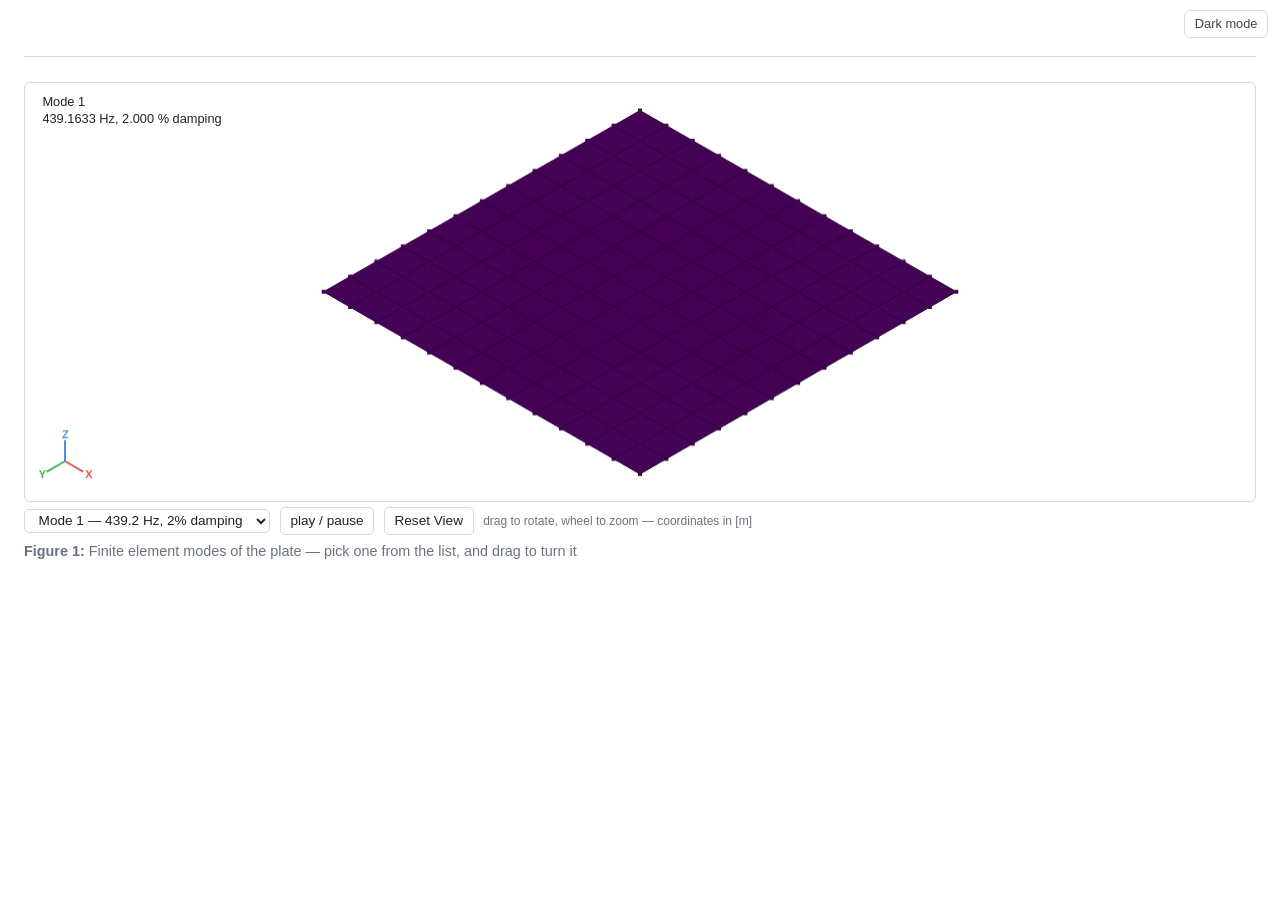
<file: web/launch/examples/modes.html>
<!DOCTYPE html>
<html lang="en">
<head>
<meta charset="utf-8">
<meta name="viewport" content="width=device-width, initial-scale=1">
<title></title>
<style>
:root { --ink: #1f2328; --faint: #6a737d; --line: #d0d7de;
        --accent: #4c92d9; --paper: #ffffff;
        color-scheme: light dark; }
@media (prefers-color-scheme: dark) {
  :root { --ink: #e6edf3; --faint: #8b949e; --line: #30363d;
          --paper: #000000; } }
/* the toggle's explicit choice outranks the OS preference */
:root[data-theme="light"] { --ink: #1f2328; --faint: #6a737d;
  --line: #d0d7de; --paper: #ffffff; color-scheme: light; }
:root[data-theme="dark"] { --ink: #e6edf3; --faint: #8b949e;
  --line: #30363d; --paper: #000000; color-scheme: dark; }
.themetoggle { position: fixed; top: 10px; right: 12px; z-index: 5;
  font: inherit; font-size: .8rem; color: var(--ink);
  background: var(--paper); border: 1px solid var(--line);
  border-radius: 6px; padding: .2rem .6rem; cursor: pointer;
  opacity: .85; }
.themetoggle:hover { opacity: 1; }
* { box-sizing: border-box; }
/* the classification banners: one marking, top and bottom, always in
   view — fixed elements also repeat on every printed page, which is
   what a marking is for */
.marking { position: fixed; left: 0; right: 0; z-index: 6;
  text-align: center; font-weight: 700; font-size: 1.05rem;
  letter-spacing: .12em; padding: .35rem 0; color: var(--ink);
  background: var(--paper); }
.marking.top { top: 0; border-bottom: 1px solid var(--line); }
.marking.bottom { bottom: 0; border-top: 1px solid var(--line); }
.marking.red { color: #d02b2b; }
.marking input { font: inherit; color: inherit; letter-spacing: inherit;
  text-align: center; background: none; border: none; outline: none;
  border-bottom: 1px dashed var(--line); min-width: 16rem; }
.marking select { font: inherit; font-size: .7rem; font-weight: 400;
  letter-spacing: normal; margin-left: .8rem; color: var(--ink);
  background: var(--paper); border: 1px solid var(--line);
  border-radius: 4px; }
body.marked { padding-top: 4.2rem; }
.marked .themetoggle { top: 2.6rem; }
body.marked::after { content: ""; display: block; height: 2.4rem; }
/* The page fills the frame; the *prose* does not. A figure is worth
   every pixel a wide monitor has — a grid of control channels most of
   all — while a paragraph set 300 characters to the line is unreadable
   (Brandon, 2026-09-21: the report sat in a narrow column in the middle
   of a wide screen, in the app pane and the saved file alike, both being
   this one page). So the body cap is gone and `.text` carries the
   measure instead. */
body { margin: 0 auto; padding: 2rem 1.5rem 4rem;
       background: var(--paper); color: var(--ink);
       font: 16px/1.55 -apple-system, "Segoe UI", sans-serif; }
.text { max-width: 900px; }
h1 { font-size: 1.6rem; border-bottom: 1px solid var(--line);
     padding-bottom: .4rem; }
section { margin: 1.6rem 0; }
.caption { color: var(--faint); font-size: .9rem; margin-top: .35rem; }
.note { margin-top: .3rem; padding-left: .6rem;
        border-left: 3px solid var(--line); font-style: italic; }
.text { white-space: pre-wrap; }
canvas { width: 100%; border: 1px solid var(--line); border-radius: 6px;
         display: block; touch-action: none; }
.legend { display: flex; flex-wrap: wrap; gap: .3rem 1rem;
          font-size: .8rem; margin-top: .3rem; }
.legend span::before { content: "—"; font-weight: 700; margin-right: .3rem;
                       color: var(--swatch); }
.legend span.dashed::before { content: "╌"; }
.controls { display: flex; gap: .6rem; align-items: center;
            margin-top: .3rem; font-size: .85rem; }
.controls button, .controls select {
  font: inherit; color: var(--ink); background: transparent;
  border: 1px solid var(--line); border-radius: 5px; padding: .15rem .6rem; }
.hint { color: var(--faint); font-size: .75rem; }
.modeinfo { position: absolute; top: 8px; left: 12px; font-size: .8rem;
            color: var(--ink); pointer-events: none; line-height: 1.35;
            background: color-mix(in srgb, var(--paper) 65%, transparent);
            border-radius: 5px; padding: .15rem .4rem; }
option { background: var(--paper); color: var(--ink); }
img.photo { max-width: 100%; border-radius: 6px; display: block; }
table { border-collapse: collapse; font-size: .85rem; width: 100%; }
/* a row is one line: the columns take the width of what is in them —
   a channel table's comments wrapped every row onto four (Brandon,
   2026-09-18) — and a table wider than the page scrolls in its wrap */
th, td { border: 1px solid var(--line); padding: .25rem .55rem;
         text-align: left; white-space: nowrap; }
.tablewrap { overflow-x: auto; }
/* the pass/fail box: its two colors are the box's own, one for each
   word, and are not the exceedance red — a verdict is not a mark */
.verdict { border-radius: 8px; padding: 1rem 1.25rem; border: 2px solid;
           line-height: 1.5; }
.verdict.pass { border-color: #2e8b57;
                background: color-mix(in srgb, #2e8b57 16%, var(--paper)); }
.verdict.fail { border-color: #c0392b;
                background: color-mix(in srgb, #c0392b 16%, var(--paper)); }
.verdict .word { font-size: 2rem; font-weight: 700; letter-spacing: .08em;
                 margin-bottom: .3rem; }
.verdict.pass .word { color: #2e8b57; }
.verdict.fail .word { color: #c0392b; }
/* the grid figure: headings across, node labels down, a cell's own
   legend, controls and caption at a size that leaves room for the plot */
.grid { display: grid; gap: .5rem .6rem; align-items: start; }
.gridhead { font-size: .85rem; font-weight: 600; text-align: center; }
.gridrow { font-size: .85rem; font-weight: 600; padding-top: .3rem;
           white-space: nowrap; }
.gridcell { min-width: 0; }
.gridcell .legend, .gridcell .controls, .gridcell .caption {
  font-size: .72rem; margin-top: .2rem; }
.gridcell .controls button { padding: 0 .4rem; }
th { background: color-mix(in srgb, var(--line) 30%, transparent); }
/* a cell the app marks is marked here too, in the same two colors the
   plots shade an exceedance with: a channel red on screen is red on the
   page. Both read on either theme, which is why they are translucent
   rather than flat. */
td.mark-over { background: rgba(229, 83, 75, 0.30); }
td.mark-under { background: rgba(76, 146, 217, 0.30); }
@media print { canvas { break-inside: avoid; } }
</style>
</head>
<body>
<main id="report"></main>
<script id="data" type="application/json">{"title": "", "edit": false, "marking": "", "marking_color": "ink", "viridis": [[68, 1, 84], [71, 44, 122], [59, 81, 139], [44, 113, 142], [33, 144, 141], [39, 173, 129], [92, 200, 99], [170, 220, 50], [253, 231, 37]], "marks_color": {"light": {"band": "#3b7dd8", "window": "#c2410c"}, "dark": {"band": "#5fa8ff", "window": "#fb923c"}}, "blocks": [{"kind": "scene", "caption": "Finite element modes of the plate \u2014 pick one from the list, and drag to turn it", "unit": "[m]", "points": [[0.0, 0.0, 0.0], [0.0254, 0.0, 0.0], [0.0508, 0.0, 0.0], [0.0762, 0.0, 0.0], [0.1016, 0.0, 0.0], [0.127, 0.0, 0.0], [0.1524, 0.0, 0.0], [0.1778, 0.0, 0.0], [0.2032, 0.0, 0.0], [0.2286, 0.0, 0.0], [0.254, 0.0, 0.0], [0.2794, 0.0, 0.0], [0.3048, 0.0, 0.0], [0.0, 0.0254, 0.0], [0.0254, 0.0254, 0.0], [0.0508, 0.0254, 0.0], [0.0762, 0.0254, 0.0], [0.1016, 0.0254, 0.0], [0.127, 0.0254, 0.0], [0.1524, 0.0254, 0.0], [0.1778, 0.0254, 0.0], [0.2032, 0.0254, 0.0], [0.2286, 0.0254, 0.0], [0.254, 0.0254, 0.0], [0.2794, 0.0254, 0.0], [0.3048, 0.0254, 0.0], [0.0, 0.0508, 0.0], [0.0254, 0.0508, 0.0], [0.0508, 0.0508, 0.0], [0.0762, 0.0508, 0.0], [0.1016, 0.0508, 0.0], [0.127, 0.0508, 0.0], [0.1524, 0.0508, 0.0], [0.1778, 0.0508, 0.0], [0.2032, 0.0508, 0.0], [0.2286, 0.0508, 0.0], [0.254, 0.0508, 0.0], [0.2794, 0.0508, 0.0], [0.3048, 0.0508, 0.0], [0.0, 0.0762, 0.0], [0.0254, 0.0762, 0.0], [0.0508, 0.0762, 0.0], [0.0762, 0.0762, 0.0], [0.1016, 0.0762, 0.0], [0.127, 0.0762, 0.0], [0.1524, 0.0762, 0.0], [0.1778, 0.0762, 0.0], [0.2032, 0.0762, 0.0], [0.2286, 0.0762, 0.0], [0.254, 0.0762, 0.0], [0.2794, 0.0762, 0.0], [0.3048, 0.0762, 0.0], [0.0, 0.1016, 0.0], [0.0254, 0.1016, 0.0], [0.0508, 0.1016, 0.0], [0.0762, 0.1016, 0.0], [0.1016, 0.1016, 0.0], [0.127, 0.1016, 0.0], [0.1524, 0.1016, 0.0], [0.1778, 0.1016, 0.0], [0.2032, 0.1016, 0.0], [0.2286, 0.1016, 0.0], [0.254, 0.1016, 0.0], [0.2794, 0.1016, 0.0], [0.3048, 0.1016, 0.0], [0.0, 0.127, 0.0], [0.0254, 0.127, 0.0], [0.0508, 0.127, 0.0], [0.0762, 0.127, 0.0], [0.1016, 0.127, 0.0], [0.127, 0.127, 0.0], [0.1524, 0.127, 0.0], [0.1778, 0.127, 0.0], [0.2032, 0.127, 0.0], [0.2286, 0.127, 0.0], [0.254, 0.127, 0.0], [0.2794, 0.127, 0.0], [0.3048, 0.127, 0.0], [0.0, 0.1524, 0.0], [0.0254, 0.1524, 0.0], [0.0508, 0.1524, 0.0], [0.0762, 0.1524, 0.0], [0.1016, 0.1524, 0.0], [0.127, 0.1524, 0.0], [0.1524, 0.1524, 0.0], [0.1778, 0.1524, 0.0], [0.2032, 0.1524, 0.0], [0.2286, 0.1524, 0.0], [0.254, 0.1524, 0.0], [0.2794, 0.1524, 0.0], [0.3048, 0.1524, 0.0], [0.0, 0.1778, 0.0], [0.0254, 0.1778, 0.0], [0.0508, 0.1778, 0.0], [0.0762, 0.1778, 0.0], [0.1016, 0.1778, 0.0], [0.127, 0.1778, 0.0], [0.1524, 0.1778, 0.0], [0.1778, 0.1778, 0.0], [0.2032, 0.1778, 0.0], [0.2286, 0.1778, 0.0], [0.254, 0.1778, 0.0], [0.2794, 0.1778, 0.0], [0.3048, 0.1778, 0.0], [0.0, 0.2032, 0.0], [0.0254, 0.2032, 0.0], [0.0508, 0.2032, 0.0], [0.0762, 0.2032, 0.0], [0.1016, 0.2032, 0.0], [0.127, 0.2032, 0.0], [0.1524, 0.2032, 0.0], [0.1778, 0.2032, 0.0], [0.2032, 0.2032, 0.0], [0.2286, 0.2032, 0.0], [0.254, 0.2032, 0.0], [0.2794, 0.2032, 0.0], [0.3048, 0.2032, 0.0], [0.0, 0.2286, 0.0], [0.0254, 0.2286, 0.0], [0.0508, 0.2286, 0.0], [0.0762, 0.2286, 0.0], [0.1016, 0.2286, 0.0], [0.127, 0.2286, 0.0], [0.1524, 0.2286, 0.0], [0.1778, 0.2286, 0.0], [0.2032, 0.2286, 0.0], [0.2286, 0.2286, 0.0], [0.254, 0.2286, 0.0], [0.2794, 0.2286, 0.0], [0.3048, 0.2286, 0.0], [0.0, 0.254, 0.0], [0.0254, 0.254, 0.0], [0.0508, 0.254, 0.0], [0.0762, 0.254, 0.0], [0.1016, 0.254, 0.0], [0.127, 0.254, 0.0], [0.1524, 0.254, 0.0], [0.1778, 0.254, 0.0], [0.2032, 0.254, 0.0], [0.2286, 0.254, 0.0], [0.254, 0.254, 0.0], [0.2794, 0.254, 0.0], [0.3048, 0.254, 0.0], [0.0, 0.2794, 0.0], [0.0254, 0.2794, 0.0], [0.0508, 0.2794, 0.0], [0.0762, 0.2794, 0.0], [0.1016, 0.2794, 0.0], [0.127, 0.2794, 0.0], [0.1524, 0.2794, 0.0], [0.1778, 0.2794, 0.0], [0.2032, 0.2794, 0.0], [0.2286, 0.2794, 0.0], [0.254, 0.2794, 0.0], [0.2794, 0.2794, 0.0], [0.3048, 0.2794, 0.0], [0.0, 0.3048, 0.0], [0.0254, 0.3048, 0.0], [0.0508, 0.3048, 0.0], [0.0762, 0.3048, 0.0], [0.1016, 0.3048, 0.0], [0.127, 0.3048, 0.0], [0.1524, 0.3048, 0.0], [0.1778, 0.3048, 0.0], [0.2032, 0.3048, 0.0], [0.2286, 0.3048, 0.0], [0.254, 0.3048, 0.0], [0.2794, 0.3048, 0.0], [0.3048, 0.3048, 0.0]], "node_colors": ["#1f78b5", "#1f78b5", "#1f78b5", "#1f78b5", "#1f78b5", "#1f78b5", "#1f78b5", "#1f78b5", "#1f78b5", "#1f78b5", "#1f78b5", "#1f78b5", "#1f78b5", "#1f78b5", "#1f78b5", "#1f78b5", "#1f78b5", "#1f78b5", "#1f78b5", "#1f78b5", "#1f78b5", "#1f78b5", "#1f78b5", "#1f78b5", "#1f78b5", "#1f78b5", "#1f78b5", "#1f78b5", "#1f78b5", "#1f78b5", "#1f78b5", "#1f78b5", "#1f78b5", "#1f78b5", "#1f78b5", "#1f78b5", "#1f78b5", "#1f78b5", "#1f78b5", "#1f78b5", "#1f78b5", "#1f78b5", "#1f78b5", "#1f78b5", "#1f78b5", "#1f78b5", "#1f78b5", "#1f78b5", "#1f78b5", "#1f78b5", "#1f78b5", "#1f78b5", "#1f78b5", "#1f78b5", "#1f78b5", "#1f78b5", "#1f78b5", "#1f78b5", "#1f78b5", "#1f78b5", "#1f78b5", "#1f78b5", "#1f78b5", "#1f78b5", "#1f78b5", "#1f78b5", "#1f78b5", "#1f78b5", "#1f78b5", "#1f78b5", "#1f78b5", "#1f78b5", "#1f78b5", "#1f78b5", "#1f78b5", "#1f78b5", "#1f78b5", "#1f78b5", "#1f78b5", "#1f78b5", "#1f78b5", "#1f78b5", "#1f78b5", "#1f78b5", "#1f78b5", "#1f78b5", "#1f78b5", "#1f78b5", "#1f78b5", "#1f78b5", "#1f78b5", "#1f78b5", "#1f78b5", "#1f78b5", "#1f78b5", "#1f78b5", "#1f78b5", "#1f78b5", "#1f78b5", "#1f78b5", "#1f78b5", "#1f78b5", "#1f78b5", "#1f78b5", "#1f78b5", "#1f78b5", "#1f78b5", "#1f78b5", "#1f78b5", "#1f78b5", "#1f78b5", "#1f78b5", "#1f78b5", "#1f78b5", "#1f78b5", "#1f78b5", "#1f78b5", "#1f78b5", "#1f78b5", "#1f78b5", "#1f78b5", "#1f78b5", "#1f78b5", "#1f78b5", "#1f78b5", "#1f78b5", "#1f78b5", "#1f78b5", "#1f78b5", "#1f78b5", "#1f78b5", "#1f78b5", "#1f78b5", "#1f78b5", "#1f78b5", "#1f78b5", "#1f78b5", "#1f78b5", "#1f78b5", "#1f78b5", "#1f78b5", "#1f78b5", "#1f78b5", "#1f78b5", "#1f78b5", "#1f78b5", "#1f78b5", "#1f78b5", "#1f78b5", "#1f78b5", "#1f78b5", "#1f78b5", "#1f78b5", "#1f78b5", "#1f78b5", "#1f78b5", "#1f78b5", "#1f78b5", "#1f78b5", "#1f78b5", "#1f78b5", "#1f78b5", "#1f78b5", "#1f78b5", "#1f78b5", "#1f78b5", "#1f78b5", "#1f78b5", "#1f78b5"], "lines": [], "faces": [{"nodes": [0, 1, 14, 13], "color": "#1f78b5"}, {"nodes": [1, 2, 15, 14], "color": "#1f78b5"}, {"nodes": [2, 3, 16, 15], "color": "#1f78b5"}, {"nodes": [3, 4, 17, 16], "color": "#1f78b5"}, {"nodes": [4, 5, 18, 17], "color": "#1f78b5"}, {"nodes": [5, 6, 19, 18], "color": "#1f78b5"}, {"nodes": [6, 7, 20, 19], "color": "#1f78b5"}, {"nodes": [7, 8, 21, 20], "color": "#1f78b5"}, {"nodes": [8, 9, 22, 21], "color": "#1f78b5"}, {"nodes": [9, 10, 23, 22], "color": "#1f78b5"}, {"nodes": [10, 11, 24, 23], "color": "#1f78b5"}, {"nodes": [11, 12, 25, 24], "color": "#1f78b5"}, {"nodes": [13, 14, 27, 26], "color": "#1f78b5"}, {"nodes": [14, 15, 28, 27], "color": "#1f78b5"}, {"nodes": [15, 16, 29, 28], "color": "#1f78b5"}, {"nodes": [16, 17, 30, 29], "color": "#1f78b5"}, {"nodes": [17, 18, 31, 30], "color": "#1f78b5"}, {"nodes": [18, 19, 32, 31], "color": "#1f78b5"}, {"nodes": [19, 20, 33, 32], "color": "#1f78b5"}, {"nodes": [20, 21, 34, 33], "color": "#1f78b5"}, {"nodes": [21, 22, 35, 34], "color": "#1f78b5"}, {"nodes": [22, 23, 36, 35], "color": "#1f78b5"}, {"nodes": [23, 24, 37, 36], "color": "#1f78b5"}, {"nodes": [24, 25, 38, 37], "color": "#1f78b5"}, {"nodes": [26, 27, 40, 39], "color": "#1f78b5"}, {"nodes": [27, 28, 41, 40], "color": "#1f78b5"}, {"nodes": [28, 29, 42, 41], "color": "#1f78b5"}, {"nodes": [29, 30, 43, 42], "color": "#1f78b5"}, {"nodes": [30, 31, 44, 43], "color": "#1f78b5"}, {"nodes": [31, 32, 45, 44], "color": "#1f78b5"}, {"nodes": [32, 33, 46, 45], "color": "#1f78b5"}, {"nodes": [33, 34, 47, 46], "color": "#1f78b5"}, {"nodes": [34, 35, 48, 47], "color": "#1f78b5"}, {"nodes": [35, 36, 49, 48], "color": "#1f78b5"}, {"nodes": [36, 37, 50, 49], "color": "#1f78b5"}, {"nodes": [37, 38, 51, 50], "color": "#1f78b5"}, {"nodes": [39, 40, 53, 52], "color": "#1f78b5"}, {"nodes": [40, 41, 54, 53], "color": "#1f78b5"}, {"nodes": [41, 42, 55, 54], "color": "#1f78b5"}, {"nodes": [42, 43, 56, 55], "color": "#1f78b5"}, {"nodes": [43, 44, 57, 56], "color": "#1f78b5"}, {"nodes": [44, 45, 58, 57], "color": "#1f78b5"}, {"nodes": [45, 46, 59, 58], "color": "#1f78b5"}, {"nodes": [46, 47, 60, 59], "color": "#1f78b5"}, {"nodes": [47, 48, 61, 60], "color": "#1f78b5"}, {"nodes": [48, 49, 62, 61], "color": "#1f78b5"}, {"nodes": [49, 50, 63, 62], "color": "#1f78b5"}, {"nodes": [50, 51, 64, 63], "color": "#1f78b5"}, {"nodes": [52, 53, 66, 65], "color": "#1f78b5"}, {"nodes": [53, 54, 67, 66], "color": "#1f78b5"}, {"nodes": [54, 55, 68, 67], "color": "#1f78b5"}, {"nodes": [55, 56, 69, 68], "color": "#1f78b5"}, {"nodes": [56, 57, 70, 69], "color": "#1f78b5"}, {"nodes": [57, 58, 71, 70], "color": "#1f78b5"}, {"nodes": [58, 59, 72, 71], "color": "#1f78b5"}, {"nodes": [59, 60, 73, 72], "color": "#1f78b5"}, {"nodes": [60, 61, 74, 73], "color": "#1f78b5"}, {"nodes": [61, 62, 75, 74], "color": "#1f78b5"}, {"nodes": [62, 63, 76, 75], "color": "#1f78b5"}, {"nodes": [63, 64, 77, 76], "color": "#1f78b5"}, {"nodes": [65, 66, 79, 78], "color": "#1f78b5"}, {"nodes": [66, 67, 80, 79], "color": "#1f78b5"}, {"nodes": [67, 68, 81, 80], "color": "#1f78b5"}, {"nodes": [68, 69, 82, 81], "color": "#1f78b5"}, {"nodes": [69, 70, 83, 82], "color": "#1f78b5"}, {"nodes": [70, 71, 84, 83], "color": "#1f78b5"}, {"nodes": [71, 72, 85, 84], "color": "#1f78b5"}, {"nodes": [72, 73, 86, 85], "color": "#1f78b5"}, {"nodes": [73, 74, 87, 86], "color": "#1f78b5"}, {"nodes": [74, 75, 88, 87], "color": "#1f78b5"}, {"nodes": [75, 76, 89, 88], "color": "#1f78b5"}, {"nodes": [76, 77, 90, 89], "color": "#1f78b5"}, {"nodes": [78, 79, 92, 91], "color": "#1f78b5"}, {"nodes": [79, 80, 93, 92], "color": "#1f78b5"}, {"nodes": [80, 81, 94, 93], "color": "#1f78b5"}, {"nodes": [81, 82, 95, 94], "color": "#1f78b5"}, {"nodes": [82, 83, 96, 95], "color": "#1f78b5"}, {"nodes": [83, 84, 97, 96], "color": "#1f78b5"}, {"nodes": [84, 85, 98, 97], "color": "#1f78b5"}, {"nodes": [85, 86, 99, 98], "color": "#1f78b5"}, {"nodes": [86, 87, 100, 99], "color": "#1f78b5"}, {"nodes": [87, 88, 101, 100], "color": "#1f78b5"}, {"nodes": [88, 89, 102, 101], "color": "#1f78b5"}, {"nodes": [89, 90, 103, 102], "color": "#1f78b5"}, {"nodes": [91, 92, 105, 104], "color": "#1f78b5"}, {"nodes": [92, 93, 106, 105], "color": "#1f78b5"}, {"nodes": [93, 94, 107, 106], "color": "#1f78b5"}, {"nodes": [94, 95, 108, 107], "color": "#1f78b5"}, {"nodes": [95, 96, 109, 108], "color": "#1f78b5"}, {"nodes": [96, 97, 110, 109], "color": "#1f78b5"}, {"nodes": [97, 98, 111, 110], "color": "#1f78b5"}, {"nodes": [98, 99, 112, 111], "color": "#1f78b5"}, {"nodes": [99, 100, 113, 112], "color": "#1f78b5"}, {"nodes": [100, 101, 114, 113], "color": "#1f78b5"}, {"nodes": [101, 102, 115, 114], "color": "#1f78b5"}, {"nodes": [102, 103, 116, 115], "color": "#1f78b5"}, {"nodes": [104, 105, 118, 117], "color": "#1f78b5"}, {"nodes": [105, 106, 119, 118], "color": "#1f78b5"}, {"nodes": [106, 107, 120, 119], "color": "#1f78b5"}, {"nodes": [107, 108, 121, 120], "color": "#1f78b5"}, {"nodes": [108, 109, 122, 121], "color": "#1f78b5"}, {"nodes": [109, 110, 123, 122], "color": "#1f78b5"}, {"nodes": [110, 111, 124, 123], "color": "#1f78b5"}, {"nodes": [111, 112, 125, 124], "color": "#1f78b5"}, {"nodes": [112, 113, 126, 125], "color": "#1f78b5"}, {"nodes": [113, 114, 127, 126], "color": "#1f78b5"}, {"nodes": [114, 115, 128, 127], "color": "#1f78b5"}, {"nodes": [115, 116, 129, 128], "color": "#1f78b5"}, {"nodes": [117, 118, 131, 130], "color": "#1f78b5"}, {"nodes": [118, 119, 132, 131], "color": "#1f78b5"}, {"nodes": [119, 120, 133, 132], "color": "#1f78b5"}, {"nodes": [120, 121, 134, 133], "color": "#1f78b5"}, {"nodes": [121, 122, 135, 134], "color": "#1f78b5"}, {"nodes": [122, 123, 136, 135], "color": "#1f78b5"}, {"nodes": [123, 124, 137, 136], "color": "#1f78b5"}, {"nodes": [124, 125, 138, 137], "color": "#1f78b5"}, {"nodes": [125, 126, 139, 138], "color": "#1f78b5"}, {"nodes": [126, 127, 140, 139], "color": "#1f78b5"}, {"nodes": [127, 128, 141, 140], "color": "#1f78b5"}, {"nodes": [128, 129, 142, 141], "color": "#1f78b5"}, {"nodes": [130, 131, 144, 143], "color": "#1f78b5"}, {"nodes": [131, 132, 145, 144], "color": "#1f78b5"}, {"nodes": [132, 133, 146, 145], "color": "#1f78b5"}, {"nodes": [133, 134, 147, 146], "color": "#1f78b5"}, {"nodes": [134, 135, 148, 147], "color": "#1f78b5"}, {"nodes": [135, 136, 149, 148], "color": "#1f78b5"}, {"nodes": [136, 137, 150, 149], "color": "#1f78b5"}, {"nodes": [137, 138, 151, 150], "color": "#1f78b5"}, {"nodes": [138, 139, 152, 151], "color": "#1f78b5"}, {"nodes": [139, 140, 153, 152], "color": "#1f78b5"}, {"nodes": [140, 141, 154, 153], "color": "#1f78b5"}, {"nodes": [141, 142, 155, 154], "color": "#1f78b5"}, {"nodes": [143, 144, 157, 156], "color": "#1f78b5"}, {"nodes": [144, 145, 158, 157], "color": "#1f78b5"}, {"nodes": [145, 146, 159, 158], "color": "#1f78b5"}, {"nodes": [146, 147, 160, 159], "color": "#1f78b5"}, {"nodes": [147, 148, 161, 160], "color": "#1f78b5"}, {"nodes": [148, 149, 162, 161], "color": "#1f78b5"}, {"nodes": [149, 150, 163, 162], "color": "#1f78b5"}, {"nodes": [150, 151, 164, 163], "color": "#1f78b5"}, {"nodes": [151, 152, 165, 164], "color": "#1f78b5"}, {"nodes": [152, 153, 166, 165], "color": "#1f78b5"}, {"nodes": [153, 154, 167, 166], "color": "#1f78b5"}, {"nodes": [154, 155, 168, 167], "color": "#1f78b5"}], "modes": [{"label": "Mode 1 \u2014 439.2 Hz, 2% damping", "info": {"mode": 1, "description": "", "frequency": 439.163304197677, "damping": 2.0}, "peak": 1.521346646311423, "real": [[-3.979918e-13, 8.651099e-13, -1.521347], [-3.993996e-13, 8.360411e-13, -1.31702], [-3.989108e-13, 8.023499e-13, -1.095929], [-4.014955e-13, 7.616777e-13, -0.8509106], [-4.027484e-13, 7.23018e-13, -0.5825135], [-4.040682e-13, 6.898671e-13, -0.2961117], [-4.048713e-13, 6.523854e-13, -1.060199e-11], [-4.043838e-13, 6.210882e-13, 0.2961117], [-4.038415e-13, 5.840355e-13, 0.5825135], [-3.987016e-13, 5.490908e-13, 0.8509106], [-4.024335e-13, 5.144896e-13, 1.095929], [-4.049886e-13, 4.855222e-13, 1.31702], [-4.048465e-13, 4.542091e-13, 1.521347], [-3.700379e-13, 8.676323e-13, -1.31702], [-3.668421e-13, 8.340398e-13, -1.12804], [-3.635831e-13, 8.015802e-13, -0.9316283], [-3.64836e-13, 7.620911e-13, -0.7198231], [-3.699778e-13, 7.247333e-13, -0.4912779], [-3.693437e-13, 6.904848e-13, -0.2493207], [-3.696053e-13, 6.538438e-13, -9.49407e-12], [-3.672584e-13, 6.182003e-13, 0.2493207], [-3.649313e-13, 5.818665e-13, 0.4912779], [-3.65932e-13, 5.478083e-13, 0.7198231], [-3.694257e-13, 5.146728e-13, 0.9316283], [-3.722353e-13, 4.864986e-13, 1.12804], [-3.74602e-13, 4.566489e-13, 1.31702], [-3.30227e-13, 8.650149e-13, -1.095929], [-3.308965e-13, 8.300405e-13, -0.9316283], [-3.32163e-13, 7.974008e-13, -0.7646977], [-3.326081e-13, 7.641186e-13, -0.5883132], [-3.343961e-13, 7.256673e-13, -0.400434], [-3.337836e-13, 6.937068e-13, -0.2029136], [-3.329205e-13, 6.526247e-13, -8.344218e-12], [-3.347535e-13, 6.202919e-13, 0.2029136], [-3.348252e-13, 5.828902e-13, 0.400434], [-3.364818e-13, 5.505118e-13, 0.5883132], [-3.396303e-13, 5.177659e-13, 0.7646977], [-3.450955e-13, 4.844717e-13, 0.9316283], [-3.435021e-13, 4.497507e-13, 1.095929], [-2.877184e-13, 8.649918e-13, -0.8509106], [-2.904487e-13, 8.316716e-13, -0.7198231], [-2.946326e-13, 7.980244e-13, -0.5883132], [-2.965464e-13, 7.632118e-13, -0.4511105], [-2.988504e-13, 7.240396e-13, -0.3063661], [-3.023163e-13, 6.896438e-13, -0.1550534], [-2.986508e-13, 6.535489e-13, -7.108531e-12], [-2.967551e-13, 6.183712e-13, 0.1550534], [-2.990301e-13, 5.874846e-13, 0.3063661], [-3.03804e-13, 5.501536e-13, 0.4511105], [-3.053823e-13, 5.201715e-13, 0.5883132], [-3.067958e-13, 4.836965e-13, 0.7198231], [-3.074836e-13, 4.514907e-13, 0.8509106], [-2.629549e-13, 8.608288e-13, -0.5825135], [-2.623943e-13, 8.330472e-13, -0.4912779], [-2.618243e-13, 8.002479e-13, -0.400434], [-2.605044e-13, 7.630029e-13, -0.3063661], [-2.606493e-13, 7.27174e-13, -0.2077343], [-2.62331e-13, 6.875675e-13, -0.1050385], [-2.642036e-13, 6.537349e-13, -5.716701e-12], [-2.652866e-13, 6.19366e-13, 0.1050385], [-2.662028e-13, 5.86498e-13, 0.2077343], [-2.685461e-13, 5.522898e-13, 0.3063661], [-2.719104e-13, 5.196487e-13, 0.400434], [-2.741538e-13, 4.832418e-13, 0.4912779], [-2.717697e-13, 4.467249e-13, 0.5825135], [-2.352935e-13, 8.648772e-13, -0.2961117], [-2.314667e-13, 8.318392e-13, -0.2493207], [-2.325307e-13, 7.968218e-13, -0.2029136], [-2.302653e-13, 7.637042e-13, -0.1550534], [-2.321228e-13, 7.265738e-13, -0.1050385], [-2.322426e-13, 6.889671e-13, -0.0530818], [-2.33747e-13, 6.522059e-13, -4.222127e-12], [-2.358154e-13, 6.235423e-13, 0.0530818], [-2.346524e-13, 5.873386e-13, 0.1050385], [-2.368745e-13, 5.526642e-13, 0.1550534], [-2.363233e-13, 5.182908e-13, 0.2029136], [-2.338073e-13, 4.812577e-13, 0.2493207], [-2.316809e-13, 4.411034e-13, 0.2961117], [-2.044151e-13, 8.603524e-13, -8.001449e-12], [-2.044237e-13, 8.320754e-13, -6.989122e-12], [-2.02932e-13, 7.987382e-13, -6.019792e-12], [-2.028842e-13, 7.639691e-13, -5.073517e-12], [-2.028375e-13, 7.283811e-13, -4.185509e-12], [-2.010555e-13, 6.88555e-13, -3.382489e-12], [-2.041802e-13, 6.548866e-13, -2.702824e-12], [-2.001367e-13, 6.180065e-13, -2.176924e-12], [-1.970598e-13, 5.891208e-13, -1.807181e-12], [-1.955654e-13, 5.513338e-13, -1.56402e-12], [-1.938643e-13, 5.151767e-13, -1.414794e-12], [-1.93254e-13, 4.783271e-13, -1.341335e-12], [-1.882921e-13, 4.396237e-13, -1.289182e-12], [-1.765995e-13, 8.61142e-13, 0.2961117], [-1.791927e-13, 8.335533e-13, 0.2493207], [-1.759666e-13, 7.967706e-13, 0.2029136], [-1.748688e-13, 7.635719e-13, 0.1550534], [-1.733453e-13, 7.250771e-13, 0.1050385], [-1.739412e-13, 6.904915e-13, 0.0530818], [-1.676244e-13, 6.514751e-13, -1.159346e-12], [-1.66589e-13, 6.183513e-13, -0.0530818], [-1.629481e-13, 5.843988e-13, -0.1050385], [-1.574493e-13, 5.492201e-13, -0.1550534], [-1.494368e-13, 5.116417e-13, -0.2029136], [-1.478426e-13, 4.765152e-13, -0.2493207], [-1.458845e-13, 4.385147e-13, -0.2961117], [-1.490813e-13, 8.644426e-13, 0.5825135], [-1.471011e-13, 8.323681e-13, 0.4912779], [-1.460059e-13, 7.984092e-13, 0.400434], [-1.461709e-13, 7.634878e-13, 0.3063661], [-1.445142e-13, 7.226647e-13, 0.2077343], [-1.444104e-13, 6.861491e-13, 0.1050385], [-1.396602e-13, 6.505702e-13, 4.620996e-13], [-1.343672e-13, 6.149662e-13, -0.1050385], [-1.255031e-13, 5.786433e-13, -0.2077343], [-1.187579e-13, 5.425229e-13, -0.3063661], [-1.130816e-13, 5.075224e-13, -0.400434], [-1.09388e-13, 4.754772e-13, -0.4912779], [-1.074533e-13, 4.428046e-13, -0.5825135], [-1.109499e-13, 8.63881e-13, 0.8509106], [-1.160394e-13, 8.34078e-13, 0.7198231], [-1.140923e-13, 8.000999e-13, 0.5883132], [-1.132609e-13, 7.598637e-13, 0.4511105], [-1.117153e-13, 7.244756e-13, 0.3063661], [-1.086715e-13, 6.852526e-13, 0.1550534], [-1.057253e-13, 6.49276e-13, 2.223496e-12], [-9.944251e-14, 6.115847e-13, -0.1550534], [-9.241394e-14, 5.736552e-13, -0.3063661], [-8.749705e-14, 5.38143e-13, -0.4511105], [-8.233929e-14, 5.051933e-13, -0.5883132], [-7.772714e-14, 4.732993e-13, -0.7198231], [-7.788238e-14, 4.408239e-13, -0.8509106], [-8.272613e-14, 8.693258e-13, 1.095929], [-7.958696e-14, 8.316027e-13, 0.9316283], [-7.93403e-14, 7.953977e-13, 0.7646977], [-7.871187e-14, 7.614421e-13, 0.5883132], [-7.687955e-14, 7.254554e-13, 0.400434], [-7.622316e-14, 6.873919e-13, 0.2029136], [-6.843842e-14, 6.459702e-13, 4.119372e-12], [-6.438584e-14, 6.071196e-13, -0.2029136], [-6.243568e-14, 5.684719e-13, -0.400434], [-5.741473e-14, 5.343346e-13, -0.5883132], [-5.311538e-14, 5.011983e-13, -0.7646977], [-5.132559e-14, 4.719234e-13, -0.9316283], [-4.73458e-14, 4.43599e-13, -1.095929], [-4.177992e-14, 8.65399e-13, 1.31702], [-4.34891e-14, 8.302066e-13, 1.12804], [-4.455661e-14, 7.939071e-13, 0.9316283], [-4.154764e-14, 7.57539e-13, 0.7198231], [-3.926971e-14, 7.267367e-13, 0.4912779], [-3.409804e-14, 6.851663e-13, 0.2493207], [-3.156291e-14, 6.432085e-13, 6.108099e-12], [-2.876979e-14, 6.060503e-13, -0.2493207], [-2.678333e-14, 5.669627e-13, -0.4912779], [-2.548429e-14, 5.293951e-13, -0.7198231], [-2.246652e-14, 4.970167e-13, -0.9316283], [-2.133319e-14, 4.706736e-13, -1.12804], [-1.851791e-14, 4.446816e-13, -1.31702], [-9.531003e-15, 8.644932e-13, 1.521347], [-9.704323e-15, 8.301172e-13, 1.31702], [-6.575306e-15, 7.937585e-13, 1.095929], [-6.406765e-15, 7.600909e-13, 0.8509106], [-2.705966e-15, 7.287009e-13, 0.5825135], [4.886121e-15, 6.855468e-13, 0.2961117], [5.95371e-15, 6.423763e-13, 8.176569e-12], [9.399863e-15, 6.027272e-13, -0.2961117], [9.448331e-15, 5.684515e-13, -0.5825135], [9.333906e-15, 5.279371e-13, -0.8509106], [7.692505e-15, 4.98198e-13, -1.095929], [6.502025e-15, 4.708342e-13, -1.31702], [7.956625e-15, 4.387916e-13, -1.521347]], "imag": [[0.0, 0.0, 0.0], [0.0, 0.0, 0.0], [0.0, 0.0, 0.0], [0.0, 0.0, 0.0], [0.0, 0.0, 0.0], [0.0, 0.0, 0.0], [0.0, 0.0, 0.0], [0.0, 0.0, 0.0], [0.0, 0.0, 0.0], [0.0, 0.0, 0.0], [0.0, 0.0, 0.0], [0.0, 0.0, 0.0], [0.0, 0.0, 0.0], [0.0, 0.0, 0.0], [0.0, 0.0, 0.0], [0.0, 0.0, 0.0], [0.0, 0.0, 0.0], [0.0, 0.0, 0.0], [0.0, 0.0, 0.0], [0.0, 0.0, 0.0], [0.0, 0.0, 0.0], [0.0, 0.0, 0.0], [0.0, 0.0, 0.0], [0.0, 0.0, 0.0], [0.0, 0.0, 0.0], [0.0, 0.0, 0.0], [0.0, 0.0, 0.0], [0.0, 0.0, 0.0], [0.0, 0.0, 0.0], [0.0, 0.0, 0.0], [0.0, 0.0, 0.0], [0.0, 0.0, 0.0], [0.0, 0.0, 0.0], [0.0, 0.0, 0.0], [0.0, 0.0, 0.0], [0.0, 0.0, 0.0], [0.0, 0.0, 0.0], [0.0, 0.0, 0.0], [0.0, 0.0, 0.0], [0.0, 0.0, 0.0], [0.0, 0.0, 0.0], [0.0, 0.0, 0.0], [0.0, 0.0, 0.0], [0.0, 0.0, 0.0], [0.0, 0.0, 0.0], [0.0, 0.0, 0.0], [0.0, 0.0, 0.0], [0.0, 0.0, 0.0], [0.0, 0.0, 0.0], [0.0, 0.0, 0.0], [0.0, 0.0, 0.0], [0.0, 0.0, 0.0], [0.0, 0.0, 0.0], [0.0, 0.0, 0.0], [0.0, 0.0, 0.0], [0.0, 0.0, 0.0], [0.0, 0.0, 0.0], [0.0, 0.0, 0.0], [0.0, 0.0, 0.0], [0.0, 0.0, 0.0], [0.0, 0.0, 0.0], [0.0, 0.0, 0.0], [0.0, 0.0, 0.0], [0.0, 0.0, 0.0], [0.0, 0.0, 0.0], [0.0, 0.0, 0.0], [0.0, 0.0, 0.0], [0.0, 0.0, 0.0], [0.0, 0.0, 0.0], [0.0, 0.0, 0.0], [0.0, 0.0, 0.0], [0.0, 0.0, 0.0], [0.0, 0.0, 0.0], [0.0, 0.0, 0.0], [0.0, 0.0, 0.0], [0.0, 0.0, 0.0], [0.0, 0.0, 0.0], [0.0, 0.0, 0.0], [0.0, 0.0, 0.0], [0.0, 0.0, 0.0], [0.0, 0.0, 0.0], [0.0, 0.0, 0.0], [0.0, 0.0, 0.0], [0.0, 0.0, 0.0], [0.0, 0.0, 0.0], [0.0, 0.0, 0.0], [0.0, 0.0, 0.0], [0.0, 0.0, 0.0], [0.0, 0.0, 0.0], [0.0, 0.0, 0.0], [0.0, 0.0, 0.0], [0.0, 0.0, 0.0], [0.0, 0.0, 0.0], [0.0, 0.0, 0.0], [0.0, 0.0, 0.0], [0.0, 0.0, 0.0], [0.0, 0.0, 0.0], [0.0, 0.0, 0.0], [0.0, 0.0, 0.0], [0.0, 0.0, 0.0], [0.0, 0.0, 0.0], [0.0, 0.0, 0.0], [0.0, 0.0, 0.0], [0.0, 0.0, 0.0], [0.0, 0.0, 0.0], [0.0, 0.0, 0.0], [0.0, 0.0, 0.0], [0.0, 0.0, 0.0], [0.0, 0.0, 0.0], [0.0, 0.0, 0.0], [0.0, 0.0, 0.0], [0.0, 0.0, 0.0], [0.0, 0.0, 0.0], [0.0, 0.0, 0.0], [0.0, 0.0, 0.0], [0.0, 0.0, 0.0], [0.0, 0.0, 0.0], [0.0, 0.0, 0.0], [0.0, 0.0, 0.0], [0.0, 0.0, 0.0], [0.0, 0.0, 0.0], [0.0, 0.0, 0.0], [0.0, 0.0, 0.0], [0.0, 0.0, 0.0], [0.0, 0.0, 0.0], [0.0, 0.0, 0.0], [0.0, 0.0, 0.0], [0.0, 0.0, 0.0], [0.0, 0.0, 0.0], [0.0, 0.0, 0.0], [0.0, 0.0, 0.0], [0.0, 0.0, 0.0], [0.0, 0.0, 0.0], [0.0, 0.0, 0.0], [0.0, 0.0, 0.0], [0.0, 0.0, 0.0], [0.0, 0.0, 0.0], [0.0, 0.0, 0.0], [0.0, 0.0, 0.0], [0.0, 0.0, 0.0], [0.0, 0.0, 0.0], [0.0, 0.0, 0.0], [0.0, 0.0, 0.0], [0.0, 0.0, 0.0], [0.0, 0.0, 0.0], [0.0, 0.0, 0.0], [0.0, 0.0, 0.0], [0.0, 0.0, 0.0], [0.0, 0.0, 0.0], [0.0, 0.0, 0.0], [0.0, 0.0, 0.0], [0.0, 0.0, 0.0], [0.0, 0.0, 0.0], [0.0, 0.0, 0.0], [0.0, 0.0, 0.0], [0.0, 0.0, 0.0], [0.0, 0.0, 0.0], [0.0, 0.0, 0.0], [0.0, 0.0, 0.0], [0.0, 0.0, 0.0], [0.0, 0.0, 0.0], [0.0, 0.0, 0.0], [0.0, 0.0, 0.0], [0.0, 0.0, 0.0], [0.0, 0.0, 0.0], [0.0, 0.0, 0.0], [0.0, 0.0, 0.0], [0.0, 0.0, 0.0], [0.0, 0.0, 0.0]]}, {"label": "Mode 2 \u2014 647.2 Hz, 2% damping", "info": {"mode": 2, "description": "", "frequency": 647.2338323535529, "damping": 2.0}, "peak": 1.3025947647202571, "real": [[8.9995e-14, -3.159029e-13, 4.017381e-12], [9.126441e-14, -2.90914e-13, 0.3206607], [9.330121e-14, -2.57496e-13, 0.6272027], [9.333463e-14, -2.182048e-13, 0.8998016], [8.723638e-14, -1.86401e-13, 1.115723], [8.31481e-14, -1.53144e-13, 1.254638], [8.438376e-14, -1.155998e-13, 1.302595], [8.642234e-14, -8.28738e-14, 1.254638], [8.075595e-14, -4.963425e-14, 1.115723], [8.247925e-14, -1.848313e-14, 0.8998016], [8.76076e-14, 2.245395e-14, 0.6272027], [8.76036e-14, 6.318997e-14, 0.3206607], [9.739673e-14, 1.104481e-13, -2.287267e-13], [6.243043e-14, -3.17735e-13, -0.3206607], [6.135137e-14, -2.888244e-13, 3.332015e-12], [5.679728e-14, -2.572691e-13, 0.3024681], [5.619574e-14, -2.196252e-13, 0.5684676], [5.500538e-14, -1.853532e-13, 0.7775842], [5.149785e-14, -1.520415e-13, 0.9115075], [5.212611e-14, -1.172747e-13, 0.9576409], [4.955107e-14, -8.106186e-14, 0.9115075], [4.813473e-14, -4.84826e-14, 0.7775842], [4.745771e-14, -1.516947e-14, 0.5684676], [4.829154e-14, 2.137733e-14, 0.3024681], [5.069852e-14, 6.042976e-14, -2.399952e-13], [4.945259e-14, 1.069092e-13, -0.3206607], [3.073477e-14, -3.170984e-13, -0.6272027], [3.165068e-14, -2.857764e-13, -0.3024681], [2.809013e-14, -2.554186e-13, 2.629011e-12], [2.355767e-14, -2.216218e-13, 0.2638137], [2.210354e-14, -1.827227e-13, 0.4700921], [2.149922e-14, -1.50564e-13, 0.6017686], [2.113735e-14, -1.184327e-13, 0.647059], [1.920249e-14, -8.015935e-14, 0.6017686], [1.677111e-14, -4.413906e-14, 0.4700921], [1.313243e-14, -1.112296e-14, 0.2638137], [1.035808e-14, 2.434989e-14, -1.234892e-13], [1.007117e-14, 6.100293e-14, -0.3024681], [1.159903e-14, 9.757951e-14, -0.6272027], [1.287632e-15, -3.180089e-13, -0.8998016], [2.587044e-16, -2.829152e-13, -0.5684676], [-2.286434e-15, -2.512103e-13, -0.2638137], [-6.552457e-15, -2.165029e-13, 1.953519e-12], [-1.003046e-14, -1.814688e-13, 0.2054298], [-1.109909e-14, -1.483311e-13, 0.3362574], [-1.37253e-14, -1.153703e-13, 0.3812078], [-1.579499e-14, -8.081936e-14, 0.3362574], [-1.648167e-14, -4.4525e-14, 0.2054298], [-1.870477e-14, -8.464792e-15, 7.368538e-14], [-2.186166e-14, 2.604765e-14, -0.2638137], [-2.394139e-14, 6.015851e-14, -0.5684676], [-2.395726e-14, 9.734582e-14, -0.8998016], [-3.616952e-14, -3.213044e-13, -1.115723], [-3.521141e-14, -2.875025e-13, -0.7775842], [-3.940155e-14, -2.480192e-13, -0.4700921], [-4.134301e-14, -2.156787e-13, -0.2054298], [-4.228629e-14, -1.814459e-13, 1.406553e-12], [-4.417099e-14, -1.481042e-13, 0.130606], [-4.65009e-14, -1.138336e-13, 0.1754471], [-4.970107e-14, -8.163451e-14, 0.130606], [-4.886025e-14, -4.62691e-14, 3.328816e-13], [-5.189758e-14, -6.910543e-15, -0.2054298], [-5.567997e-14, 2.928857e-14, -0.4700921], [-5.626779e-14, 6.486264e-14, -0.7775842], [-5.857475e-14, 9.68259e-14, -1.115723], [-7.381471e-14, -3.294984e-13, -1.254638], [-7.395725e-14, -2.891968e-13, -0.9115075], [-7.477483e-14, -2.516953e-13, -0.6017686], [-7.781532e-14, -2.150777e-13, -0.3362574], [-8.053256e-14, -1.808683e-13, -0.130606], [-8.282745e-14, -1.495669e-13, 9.371577e-13], [-8.320973e-14, -1.155273e-13, 0.04482077], [-8.309122e-14, -7.998132e-14, 5.306076e-13], [-8.461255e-14, -4.539794e-14, -0.130606], [-8.452114e-14, -5.801939e-15, -0.3362574], [-8.679788e-14, 3.210902e-14, -0.6017686], [-9.143903e-14, 6.782317e-14, -0.9115075], [-9.106064e-14, 1.007401e-13, -1.254638], [-1.168002e-13, -3.334999e-13, -1.302595], [-1.159675e-13, -2.950825e-13, -0.9576409], [-1.151605e-13, -2.521776e-13, -0.647059], [-1.184051e-13, -2.137433e-13, -0.3812078], [-1.183037e-13, -1.811437e-13, -0.1754471], [-1.175536e-13, -1.484011e-13, -0.04482077], [-1.188747e-13, -1.165067e-13, 5.959782e-13], [-1.186274e-13, -8.140915e-14, -0.04482077], [-1.183368e-13, -4.677453e-14, -0.1754471], [-1.181265e-13, -5.235203e-15, -0.3812078], [-1.157646e-13, 3.273941e-14, -0.647059], [-1.181957e-13, 6.840649e-14, -0.9576409], [-1.178131e-13, 1.050537e-13, -1.302595], [-1.60222e-13, -3.37258e-13, -1.254638], [-1.601423e-13, -2.952893e-13, -0.9115075], [-1.601599e-13, -2.541814e-13, -0.6017686], [-1.586344e-13, -2.152236e-13, -0.3362574], [-1.602132e-13, -1.797183e-13, -0.130606], [-1.596814e-13, -1.450709e-13, 6.090107e-13], [-1.588778e-13, -1.16505e-13, 0.04482077], [-1.577201e-13, -8.177235e-14, 3.94093e-13], [-1.554348e-13, -4.553865e-14, -0.130606], [-1.542547e-13, -6.153962e-15, -0.3362574], [-1.553248e-13, 3.371927e-14, -0.6017686], [-1.539646e-13, 7.101329e-14, -0.9115075], [-1.542208e-13, 1.084341e-13, -1.254638], [-1.989795e-13, -3.347656e-13, -1.115723], [-1.993588e-13, -2.972195e-13, -0.7775842], [-2.000807e-13, -2.534627e-13, -0.4700921], [-2.013246e-13, -2.13796e-13, -0.2054298], [-1.994407e-13, -1.801042e-13, 6.803392e-13], [-1.99365e-13, -1.462401e-13, 0.130606], [-1.966383e-13, -1.142348e-13, 0.1754471], [-1.967083e-13, -8.207767e-14, 0.130606], [-1.964159e-13, -4.546471e-14, 4.880706e-13], [-1.962134e-13, -5.382335e-15, -0.2054298], [-1.937532e-13, 3.597729e-14, -0.4700921], [-1.887878e-13, 7.330386e-14, -0.7775842], [-1.866108e-13, 1.120134e-13, -1.115723], [-2.424447e-13, -3.393655e-13, -0.8998016], [-2.413097e-13, -2.96584e-13, -0.5684676], [-2.436792e-13, -2.532959e-13, -0.2638137], [-2.421721e-13, -2.120823e-13, 8.617107e-13], [-2.375382e-13, -1.793814e-13, 0.2054298], [-2.357528e-13, -1.49274e-13, 0.3362574], [-2.352804e-13, -1.139619e-13, 0.3812078], [-2.343829e-13, -8.051069e-14, 0.3362574], [-2.337823e-13, -4.582424e-14, 0.2054298], [-2.312641e-13, -8.125647e-15, 1.008674e-12], [-2.289735e-13, 3.30664e-14, -0.2638137], [-2.272344e-13, 7.317887e-14, -0.5684676], [-2.250156e-13, 1.145889e-13, -0.8998016], [-2.8729e-13, -3.381334e-13, -0.6272027], [-2.879311e-13, -2.948864e-13, -0.3024681], [-2.846949e-13, -2.507945e-13, 1.10311e-12], [-2.820145e-13, -2.1559e-13, 0.2638137], [-2.762971e-13, -1.80411e-13, 0.4700921], [-2.71944e-13, -1.479198e-13, 0.6017686], [-2.71329e-13, -1.170298e-13, 0.647059], [-2.713741e-13, -8.144492e-14, 0.6017686], [-2.686552e-13, -4.824063e-14, 0.4700921], [-2.69126e-13, -1.189539e-14, 0.2638137], [-2.665585e-13, 2.905237e-14, 1.883418e-12], [-2.662414e-13, 7.283793e-14, -0.3024681], [-2.665782e-13, 1.138796e-13, -0.6272027], [-3.234491e-13, -3.274613e-13, -0.3206607], [-3.257378e-13, -2.965271e-13, 1.306759e-12], [-3.241579e-13, -2.539904e-13, 0.3024681], [-3.215437e-13, -2.183107e-13, 0.5684676], [-3.17005e-13, -1.80477e-13, 0.7775842], [-3.142966e-13, -1.464363e-13, 0.9115075], [-3.111329e-13, -1.154557e-13, 0.9576409], [-3.105578e-13, -8.277714e-14, 0.9115075], [-3.095551e-13, -4.823999e-14, 0.7775842], [-3.070649e-13, -8.902379e-15, 0.5684676], [-3.088431e-13, 2.735889e-14, 0.3024681], [-3.063141e-13, 7.080696e-14, 2.943273e-12], [-3.06592e-13, 1.130482e-13, -0.3206607], [-3.592311e-13, -3.244216e-13, 1.428169e-12], [-3.636943e-13, -2.953867e-13, 0.3206607], [-3.650914e-13, -2.560251e-13, 0.6272027], [-3.606242e-13, -2.211989e-13, 0.8998016], [-3.558578e-13, -1.841943e-13, 1.115723], [-3.494555e-13, -1.47603e-13, 1.254638], [-3.464568e-13, -1.173962e-13, 1.302595], [-3.47714e-13, -8.167645e-14, 1.254638], [-3.459823e-13, -4.707025e-14, 1.115723], [-3.453506e-13, -6.914965e-15, 0.8998016], [-3.470669e-13, 2.839633e-14, 0.6272027], [-3.484641e-13, 7.272991e-14, 0.3206607], [-3.474407e-13, 1.085088e-13, 4.083942e-12]], "imag": [[0.0, 0.0, 0.0], [0.0, 0.0, 0.0], [0.0, 0.0, 0.0], [0.0, 0.0, 0.0], [0.0, 0.0, 0.0], [0.0, 0.0, 0.0], [0.0, 0.0, 0.0], [0.0, 0.0, 0.0], [0.0, 0.0, 0.0], [0.0, 0.0, 0.0], [0.0, 0.0, 0.0], [0.0, 0.0, 0.0], [0.0, 0.0, 0.0], [0.0, 0.0, 0.0], [0.0, 0.0, 0.0], [0.0, 0.0, 0.0], [0.0, 0.0, 0.0], [0.0, 0.0, 0.0], [0.0, 0.0, 0.0], [0.0, 0.0, 0.0], [0.0, 0.0, 0.0], [0.0, 0.0, 0.0], [0.0, 0.0, 0.0], [0.0, 0.0, 0.0], [0.0, 0.0, 0.0], [0.0, 0.0, 0.0], [0.0, 0.0, 0.0], [0.0, 0.0, 0.0], [0.0, 0.0, 0.0], [0.0, 0.0, 0.0], [0.0, 0.0, 0.0], [0.0, 0.0, 0.0], [0.0, 0.0, 0.0], [0.0, 0.0, 0.0], [0.0, 0.0, 0.0], [0.0, 0.0, 0.0], [0.0, 0.0, 0.0], [0.0, 0.0, 0.0], [0.0, 0.0, 0.0], [0.0, 0.0, 0.0], [0.0, 0.0, 0.0], [0.0, 0.0, 0.0], [0.0, 0.0, 0.0], [0.0, 0.0, 0.0], [0.0, 0.0, 0.0], [0.0, 0.0, 0.0], [0.0, 0.0, 0.0], [0.0, 0.0, 0.0], [0.0, 0.0, 0.0], [0.0, 0.0, 0.0], [0.0, 0.0, 0.0], [0.0, 0.0, 0.0], [0.0, 0.0, 0.0], [0.0, 0.0, 0.0], [0.0, 0.0, 0.0], [0.0, 0.0, 0.0], [0.0, 0.0, 0.0], [0.0, 0.0, 0.0], [0.0, 0.0, 0.0], [0.0, 0.0, 0.0], [0.0, 0.0, 0.0], [0.0, 0.0, 0.0], [0.0, 0.0, 0.0], [0.0, 0.0, 0.0], [0.0, 0.0, 0.0], [0.0, 0.0, 0.0], [0.0, 0.0, 0.0], [0.0, 0.0, 0.0], [0.0, 0.0, 0.0], [0.0, 0.0, 0.0], [0.0, 0.0, 0.0], [0.0, 0.0, 0.0], [0.0, 0.0, 0.0], [0.0, 0.0, 0.0], [0.0, 0.0, 0.0], [0.0, 0.0, 0.0], [0.0, 0.0, 0.0], [0.0, 0.0, 0.0], [0.0, 0.0, 0.0], [0.0, 0.0, 0.0], [0.0, 0.0, 0.0], [0.0, 0.0, 0.0], [0.0, 0.0, 0.0], [0.0, 0.0, 0.0], [0.0, 0.0, 0.0], [0.0, 0.0, 0.0], [0.0, 0.0, 0.0], [0.0, 0.0, 0.0], [0.0, 0.0, 0.0], [0.0, 0.0, 0.0], [0.0, 0.0, 0.0], [0.0, 0.0, 0.0], [0.0, 0.0, 0.0], [0.0, 0.0, 0.0], [0.0, 0.0, 0.0], [0.0, 0.0, 0.0], [0.0, 0.0, 0.0], [0.0, 0.0, 0.0], [0.0, 0.0, 0.0], [0.0, 0.0, 0.0], [0.0, 0.0, 0.0], [0.0, 0.0, 0.0], [0.0, 0.0, 0.0], [0.0, 0.0, 0.0], [0.0, 0.0, 0.0], [0.0, 0.0, 0.0], [0.0, 0.0, 0.0], [0.0, 0.0, 0.0], [0.0, 0.0, 0.0], [0.0, 0.0, 0.0], [0.0, 0.0, 0.0], [0.0, 0.0, 0.0], [0.0, 0.0, 0.0], [0.0, 0.0, 0.0], [0.0, 0.0, 0.0], [0.0, 0.0, 0.0], [0.0, 0.0, 0.0], [0.0, 0.0, 0.0], [0.0, 0.0, 0.0], [0.0, 0.0, 0.0], [0.0, 0.0, 0.0], [0.0, 0.0, 0.0], [0.0, 0.0, 0.0], [0.0, 0.0, 0.0], [0.0, 0.0, 0.0], [0.0, 0.0, 0.0], [0.0, 0.0, 0.0], [0.0, 0.0, 0.0], [0.0, 0.0, 0.0], [0.0, 0.0, 0.0], [0.0, 0.0, 0.0], [0.0, 0.0, 0.0], [0.0, 0.0, 0.0], [0.0, 0.0, 0.0], [0.0, 0.0, 0.0], [0.0, 0.0, 0.0], [0.0, 0.0, 0.0], [0.0, 0.0, 0.0], [0.0, 0.0, 0.0], [0.0, 0.0, 0.0], [0.0, 0.0, 0.0], [0.0, 0.0, 0.0], [0.0, 0.0, 0.0], [0.0, 0.0, 0.0], [0.0, 0.0, 0.0], [0.0, 0.0, 0.0], [0.0, 0.0, 0.0], [0.0, 0.0, 0.0], [0.0, 0.0, 0.0], [0.0, 0.0, 0.0], [0.0, 0.0, 0.0], [0.0, 0.0, 0.0], [0.0, 0.0, 0.0], [0.0, 0.0, 0.0], [0.0, 0.0, 0.0], [0.0, 0.0, 0.0], [0.0, 0.0, 0.0], [0.0, 0.0, 0.0], [0.0, 0.0, 0.0], [0.0, 0.0, 0.0], [0.0, 0.0, 0.0], [0.0, 0.0, 0.0], [0.0, 0.0, 0.0], [0.0, 0.0, 0.0], [0.0, 0.0, 0.0], [0.0, 0.0, 0.0], [0.0, 0.0, 0.0], [0.0, 0.0, 0.0], [0.0, 0.0, 0.0]]}, {"label": "Mode 3 \u2014 823.5 Hz, 2% damping", "info": {"mode": 3, "description": "", "frequency": 823.4921755906057, "damping": 2.0}, "peak": 1.6242188920343736, "real": [[3.976002e-13, -3.36861e-13, 1.624219], [4.007186e-13, -2.984491e-13, 1.303262], [3.955876e-13, -2.544757e-13, 0.9837349], [3.988649e-13, -2.027316e-13, 0.6856423], [3.949379e-13, -1.631172e-13, 0.4401048], [3.948109e-13, -1.206361e-13, 0.277953], [3.92885e-13, -9.182143e-14, 0.2212467], [3.979089e-13, -6.033613e-14, 0.277953], [4.022025e-13, -2.429456e-14, 0.4401048], [4.069156e-13, 7.041731e-15, 0.6856423], [4.128008e-13, 4.037992e-14, 0.9837349], [4.148223e-13, 7.563794e-14, 1.303262], [4.154186e-13, 1.133152e-13, 1.624219], [3.568135e-13, -3.359306e-13, 1.303262], [3.528616e-13, -2.955615e-13, 0.9920611], [3.549382e-13, -2.536341e-13, 0.6858553], [3.526005e-13, -2.048467e-13, 0.4029688], [3.565768e-13, -1.593039e-13, 0.1713878], [3.601272e-13, -1.235115e-13, 0.01900592], [3.644497e-13, -8.990604e-14, -0.03419492], [3.658993e-13, -6.058133e-14, 0.01900592], [3.673299e-13, -2.737908e-14, 0.1713878], [3.688225e-13, 6.809826e-15, 0.4029688], [3.736063e-13, 4.034004e-14, 0.6858553], [3.795063e-13, 7.595036e-14, 0.9920611], [3.822995e-13, 1.161122e-13, 1.303262], [3.131306e-13, -3.376838e-13, 0.9837349], [3.142847e-13, -2.926487e-13, 0.6858553], [3.159232e-13, -2.507575e-13, 0.390078], [3.180009e-13, -2.051649e-13, 0.1165961], [3.200567e-13, -1.617596e-13, -0.1070264], [3.217155e-13, -1.264345e-13, -0.2540112], [3.264681e-13, -9.197607e-14, -0.305296], [3.299675e-13, -5.972674e-14, -0.2540112], [3.33067e-13, -2.837592e-14, -0.1070264], [3.3431e-13, 4.358085e-15, 0.1165961], [3.37431e-13, 3.895751e-14, 0.390078], [3.391833e-13, 7.542367e-14, 0.6858553], [3.415637e-13, 1.216765e-13, 0.9837349], [2.694808e-13, -3.346745e-13, 0.6856423], [2.711104e-13, -2.91291e-13, 0.4029688], [2.780709e-13, -2.514415e-13, 0.1165961], [2.80521e-13, -2.0866e-13, -0.1502937], [2.830135e-13, -1.643823e-13, -0.3690791], [2.84931e-13, -1.276771e-13, -0.5129885], [2.888838e-13, -9.490512e-14, -0.5632084], [2.924159e-13, -6.288659e-14, -0.5129885], [2.954573e-13, -2.9431e-14, -0.3690791], [2.952424e-13, 5.358534e-15, -0.1502937], [2.976399e-13, 4.205623e-14, 0.1165961], [2.979276e-13, 8.025876e-14, 0.4029688], [2.976846e-13, 1.239281e-13, 0.6856423], [2.396315e-13, -3.298245e-13, 0.4401048], [2.353094e-13, -2.923881e-13, 0.1713878], [2.414694e-13, -2.512381e-13, -0.1070264], [2.448622e-13, -2.074435e-13, -0.3690791], [2.493162e-13, -1.666326e-13, -0.5847743], [2.519654e-13, -1.257922e-13, -0.7268774], [2.514103e-13, -9.428326e-14, -0.7764937], [2.522085e-13, -6.285701e-14, -0.7268774], [2.528883e-13, -2.855297e-14, -0.5847743], [2.538046e-13, 7.442344e-15, -0.3690791], [2.547974e-13, 4.351115e-14, -0.1070264], [2.529005e-13, 8.367499e-14, 0.1713878], [2.501237e-13, 1.24694e-13, 0.4401048], [2.051356e-13, -3.277066e-13, 0.277953], [2.060252e-13, -2.912139e-13, 0.01900592], [2.046941e-13, -2.522754e-13, -0.2540112], [2.098528e-13, -2.106703e-13, -0.5129885], [2.156605e-13, -1.685401e-13, -0.7268774], [2.189901e-13, -1.286785e-13, -0.8679966], [2.190531e-13, -9.209132e-14, -0.9172956], [2.184357e-13, -5.921621e-14, -0.8679966], [2.166337e-13, -2.632926e-14, -0.7268774], [2.145445e-13, 1.083734e-14, -0.5129885], [2.149707e-13, 4.89055e-14, -0.2540112], [2.131992e-13, 8.911022e-14, 0.01900592], [2.158573e-13, 1.284388e-13, 0.277953], [1.721254e-13, -3.264517e-13, 0.2212467], [1.710096e-13, -2.938849e-13, -0.03419492], [1.730948e-13, -2.557305e-13, -0.305296], [1.743741e-13, -2.142107e-13, -0.5632084], [1.763216e-13, -1.723528e-13, -0.7764937], [1.803911e-13, -1.288456e-13, -0.9172956], [1.786435e-13, -8.941224e-14, -0.9664944], [1.790981e-13, -5.322198e-14, -0.9172956], [1.7768e-13, -2.318889e-14, -0.7764937], [1.74929e-13, 1.272232e-14, -0.5632084], [1.739148e-13, 5.064695e-14, -0.305296], [1.699251e-13, 9.120538e-14, -0.03419492], [1.699442e-13, 1.351835e-13, 0.2212467], [1.373183e-13, -3.324165e-13, 0.277953], [1.402131e-13, -2.964554e-13, 0.01900592], [1.376409e-13, -2.584111e-13, -0.2540112], [1.375311e-13, -2.167149e-13, -0.5129885], [1.381795e-13, -1.756691e-13, -0.7268774], [1.403624e-13, -1.307883e-13, -0.8679966], [1.391307e-13, -8.862734e-14, -0.9172956], [1.345945e-13, -5.256639e-14, -0.8679966], [1.324452e-13, -2.023161e-14, -0.7268774], [1.303008e-13, 1.438524e-14, -0.5129885], [1.289458e-13, 5.388022e-14, -0.2540112], [1.27649e-13, 9.258854e-14, 0.01900592], [1.267469e-13, 1.388589e-13, 0.277953], [1.050513e-13, -3.349403e-13, 0.4401048], [1.035054e-13, -3.016143e-13, 0.1713878], [1.036433e-13, -2.589816e-13, -0.1070264], [1.035508e-13, -2.17387e-13, -0.3690791], [1.012682e-13, -1.735418e-13, -0.5847743], [1.002461e-13, -1.310556e-13, -0.7268774], [9.643375e-14, -8.407803e-14, -0.7764937], [9.191318e-14, -4.97645e-14, -0.7268774], [8.709448e-14, -1.986527e-14, -0.5847743], [8.47371e-14, 1.823704e-14, -0.3690791], [8.232037e-14, 5.399718e-14, -0.1070264], [8.041611e-14, 9.233518e-14, 0.1713878], [8.159243e-14, 1.366584e-13, 0.4401048], [6.988931e-14, -3.420586e-13, 0.6856423], [7.040263e-14, -3.041879e-13, 0.4029688], [7.018855e-14, -2.634872e-13, 0.1165961], [6.629392e-14, -2.173842e-13, -0.1502937], [6.729074e-14, -1.750447e-13, -0.3690791], [6.067513e-14, -1.302995e-13, -0.5129885], [5.542247e-14, -8.352828e-14, -0.5632084], [5.414565e-14, -4.520386e-14, -0.5129885], [4.915585e-14, -1.669133e-14, -0.3690791], [4.84394e-14, 1.922196e-14, -0.1502937], [4.625451e-14, 5.545308e-14, 0.1165961], [4.284166e-14, 9.285255e-14, 0.4029688], [4.004689e-14, 1.356609e-13, 0.6856423], [2.654196e-14, -3.531924e-13, 0.9837349], [2.843889e-14, -3.06471e-13, 0.6858553], [2.936148e-14, -2.631566e-13, 0.390078], [2.486816e-14, -2.171914e-13, 0.1165961], [2.08078e-14, -1.731778e-13, -0.1070264], [1.660955e-14, -1.282856e-13, -0.2540112], [1.375362e-14, -8.343402e-14, -0.305296], [1.09883e-14, -4.108687e-14, -0.2540112], [1.074618e-14, -1.469095e-14, -0.1070264], [7.492122e-15, 1.886287e-14, 0.1165961], [5.244854e-15, 5.714077e-14, 0.390078], [3.397772e-15, 9.138926e-14, 0.6858553], [2.113156e-15, 1.284299e-13, 0.9837349], [-1.980809e-14, -3.579272e-13, 1.303262], [-1.935977e-14, -3.104139e-13, 0.9920611], [-1.911241e-14, -2.59631e-13, 0.6858553], [-2.049978e-14, -2.165296e-13, 0.4029688], [-2.18616e-14, -1.719524e-13, 0.1713878], [-2.363138e-14, -1.256746e-13, 0.01900592], [-2.650113e-14, -8.154939e-14, -0.03419492], [-2.691081e-14, -4.382133e-14, 0.01900592], [-2.615819e-14, -8.826459e-15, 0.1713878], [-2.838371e-14, 1.885558e-14, 0.4029688], [-2.958806e-14, 5.744358e-14, 0.6858553], [-3.271018e-14, 9.309288e-14, 0.9920611], [-3.153205e-14, 1.225169e-13, 1.303262], [-6.538347e-14, -3.539539e-13, 1.624219], [-6.859083e-14, -3.100186e-13, 1.303262], [-6.569134e-14, -2.598276e-13, 0.9837349], [-6.497904e-14, -2.116125e-13, 0.6856423], [-6.800907e-14, -1.736128e-13, 0.4401048], [-6.517305e-14, -1.242764e-13, 0.277953], [-6.339433e-14, -8.198253e-14, 0.2212467], [-6.248259e-14, -4.24182e-14, 0.277953], [-5.948344e-14, -9.340452e-15, 0.4401048], [-6.47066e-14, 2.072427e-14, 0.6856423], [-6.601257e-14, 5.973784e-14, 0.9837349], [-6.513306e-14, 9.213364e-14, 1.303262], [-6.237692e-14, 1.223344e-13, 1.624219]], "imag": [[0.0, 0.0, 0.0], [0.0, 0.0, 0.0], [0.0, 0.0, 0.0], [0.0, 0.0, 0.0], [0.0, 0.0, 0.0], [0.0, 0.0, 0.0], [0.0, 0.0, 0.0], [0.0, 0.0, 0.0], [0.0, 0.0, 0.0], [0.0, 0.0, 0.0], [0.0, 0.0, 0.0], [0.0, 0.0, 0.0], [0.0, 0.0, 0.0], [0.0, 0.0, 0.0], [0.0, 0.0, 0.0], [0.0, 0.0, 0.0], [0.0, 0.0, 0.0], [0.0, 0.0, 0.0], [0.0, 0.0, 0.0], [0.0, 0.0, 0.0], [0.0, 0.0, 0.0], [0.0, 0.0, 0.0], [0.0, 0.0, 0.0], [0.0, 0.0, 0.0], [0.0, 0.0, 0.0], [0.0, 0.0, 0.0], [0.0, 0.0, 0.0], [0.0, 0.0, 0.0], [0.0, 0.0, 0.0], [0.0, 0.0, 0.0], [0.0, 0.0, 0.0], [0.0, 0.0, 0.0], [0.0, 0.0, 0.0], [0.0, 0.0, 0.0], [0.0, 0.0, 0.0], [0.0, 0.0, 0.0], [0.0, 0.0, 0.0], [0.0, 0.0, 0.0], [0.0, 0.0, 0.0], [0.0, 0.0, 0.0], [0.0, 0.0, 0.0], [0.0, 0.0, 0.0], [0.0, 0.0, 0.0], [0.0, 0.0, 0.0], [0.0, 0.0, 0.0], [0.0, 0.0, 0.0], [0.0, 0.0, 0.0], [0.0, 0.0, 0.0], [0.0, 0.0, 0.0], [0.0, 0.0, 0.0], [0.0, 0.0, 0.0], [0.0, 0.0, 0.0], [0.0, 0.0, 0.0], [0.0, 0.0, 0.0], [0.0, 0.0, 0.0], [0.0, 0.0, 0.0], [0.0, 0.0, 0.0], [0.0, 0.0, 0.0], [0.0, 0.0, 0.0], [0.0, 0.0, 0.0], [0.0, 0.0, 0.0], [0.0, 0.0, 0.0], [0.0, 0.0, 0.0], [0.0, 0.0, 0.0], [0.0, 0.0, 0.0], [0.0, 0.0, 0.0], [0.0, 0.0, 0.0], [0.0, 0.0, 0.0], [0.0, 0.0, 0.0], [0.0, 0.0, 0.0], [0.0, 0.0, 0.0], [0.0, 0.0, 0.0], [0.0, 0.0, 0.0], [0.0, 0.0, 0.0], [0.0, 0.0, 0.0], [0.0, 0.0, 0.0], [0.0, 0.0, 0.0], [0.0, 0.0, 0.0], [0.0, 0.0, 0.0], [0.0, 0.0, 0.0], [0.0, 0.0, 0.0], [0.0, 0.0, 0.0], [0.0, 0.0, 0.0], [0.0, 0.0, 0.0], [0.0, 0.0, 0.0], [0.0, 0.0, 0.0], [0.0, 0.0, 0.0], [0.0, 0.0, 0.0], [0.0, 0.0, 0.0], [0.0, 0.0, 0.0], [0.0, 0.0, 0.0], [0.0, 0.0, 0.0], [0.0, 0.0, 0.0], [0.0, 0.0, 0.0], [0.0, 0.0, 0.0], [0.0, 0.0, 0.0], [0.0, 0.0, 0.0], [0.0, 0.0, 0.0], [0.0, 0.0, 0.0], [0.0, 0.0, 0.0], [0.0, 0.0, 0.0], [0.0, 0.0, 0.0], [0.0, 0.0, 0.0], [0.0, 0.0, 0.0], [0.0, 0.0, 0.0], [0.0, 0.0, 0.0], [0.0, 0.0, 0.0], [0.0, 0.0, 0.0], [0.0, 0.0, 0.0], [0.0, 0.0, 0.0], [0.0, 0.0, 0.0], [0.0, 0.0, 0.0], [0.0, 0.0, 0.0], [0.0, 0.0, 0.0], [0.0, 0.0, 0.0], [0.0, 0.0, 0.0], [0.0, 0.0, 0.0], [0.0, 0.0, 0.0], [0.0, 0.0, 0.0], [0.0, 0.0, 0.0], [0.0, 0.0, 0.0], [0.0, 0.0, 0.0], [0.0, 0.0, 0.0], [0.0, 0.0, 0.0], [0.0, 0.0, 0.0], [0.0, 0.0, 0.0], [0.0, 0.0, 0.0], [0.0, 0.0, 0.0], [0.0, 0.0, 0.0], [0.0, 0.0, 0.0], [0.0, 0.0, 0.0], [0.0, 0.0, 0.0], [0.0, 0.0, 0.0], [0.0, 0.0, 0.0], [0.0, 0.0, 0.0], [0.0, 0.0, 0.0], [0.0, 0.0, 0.0], [0.0, 0.0, 0.0], [0.0, 0.0, 0.0], [0.0, 0.0, 0.0], [0.0, 0.0, 0.0], [0.0, 0.0, 0.0], [0.0, 0.0, 0.0], [0.0, 0.0, 0.0], [0.0, 0.0, 0.0], [0.0, 0.0, 0.0], [0.0, 0.0, 0.0], [0.0, 0.0, 0.0], [0.0, 0.0, 0.0], [0.0, 0.0, 0.0], [0.0, 0.0, 0.0], [0.0, 0.0, 0.0], [0.0, 0.0, 0.0], [0.0, 0.0, 0.0], [0.0, 0.0, 0.0], [0.0, 0.0, 0.0], [0.0, 0.0, 0.0], [0.0, 0.0, 0.0], [0.0, 0.0, 0.0], [0.0, 0.0, 0.0], [0.0, 0.0, 0.0], [0.0, 0.0, 0.0], [0.0, 0.0, 0.0], [0.0, 0.0, 0.0], [0.0, 0.0, 0.0], [0.0, 0.0, 0.0], [0.0, 0.0, 0.0], [0.0, 0.0, 0.0], [0.0, 0.0, 0.0]]}, {"label": "Mode 4 \u2014 1142 Hz, 2% damping", "info": {"mode": 4, "description": "", "frequency": 1142.3681839396875, "damping": 2.0}, "peak": 2.2318692407569047, "real": [[1.78071e-14, 6.04358e-13, 0.1594888], [1.823985e-14, 6.563403e-13, -0.2494526], [1.879846e-14, 7.083244e-13, -0.6310025], [1.781969e-14, 7.626747e-13, -0.9399451], [1.863264e-14, 8.108327e-13, -1.122942], [2.008247e-14, 8.587979e-13, -1.135996], [2.097246e-14, 9.002031e-13, -0.9574579], [3.006057e-14, 9.514161e-13, -0.5951445], [3.244199e-14, 9.983551e-13, -0.08638093], [3.440802e-14, 1.050526e-12, 0.5092751], [3.372821e-14, 1.096646e-12, 1.124013], [2.966398e-14, 1.146252e-12, 1.702585], [2.762476e-14, 1.18889e-12, 2.231869], [-3.590401e-14, 6.047897e-13, 0.4965949], [-3.590009e-14, 6.574385e-13, 0.09237067], [-3.443048e-14, 7.10008e-13, -0.2817361], [-3.29388e-14, 7.614222e-13, -0.591603], [-3.168471e-14, 8.114509e-13, -0.7955214], [-2.862578e-14, 8.574554e-13, -0.8579301], [-2.549912e-14, 9.010044e-13, -0.7605585], [-2.158636e-14, 9.503535e-13, -0.5084972], [-1.880443e-14, 9.997706e-13, -0.1302846], [-1.685544e-14, 1.049431e-12, 0.3281799], [-1.493588e-14, 1.098301e-12, 0.8153932], [-1.15671e-14, 1.147004e-12, 1.292625], [-1.144917e-14, 1.192573e-12, 1.755897], [-9.055767e-14, 6.028642e-13, 0.7989479], [-9.004524e-14, 6.573218e-13, 0.4017619], [-8.611086e-14, 7.073452e-13, 0.03568066], [-8.333383e-14, 7.619072e-13, -0.276478], [-7.910268e-14, 8.066335e-13, -0.5024782], [-7.714782e-14, 8.545705e-13, -0.613418], [-7.352631e-14, 9.010248e-13, -0.5934973], [-7.218648e-14, 9.460363e-13, -0.4452594], [-7.048255e-14, 9.968272e-13, -0.1897973], [-6.887075e-14, 1.048683e-12, 0.1380783], [-6.565685e-14, 1.096183e-12, 0.4993113], [-6.359295e-14, 1.145119e-12, 0.8642358], [-6.000949e-14, 1.195084e-12, 1.226197], [-1.436147e-13, 6.047438e-13, 1.022753], [-1.425386e-13, 6.544983e-13, 0.6448201], [-1.400315e-13, 7.054972e-13, 0.2991515], [-1.361798e-13, 7.573167e-13, -0.003635952], [-1.319397e-13, 8.050497e-13, -0.2408955], [-1.290031e-13, 8.525991e-13, -0.3903315], [-1.263139e-13, 8.988641e-13, -0.4388358], [-1.237006e-13, 9.472396e-13, -0.3869578], [-1.21353e-13, 9.970189e-13, -0.2492738], [-1.218644e-13, 1.04758e-12, -0.05088112], [-1.192002e-13, 1.09464e-12, 0.1792126], [-1.160798e-13, 1.142544e-12, 0.4165344], [-1.162376e-13, 1.193327e-12, 0.649529], [-1.893339e-13, 6.053728e-13, 1.122061], [-1.902413e-13, 6.546637e-13, 0.7849719], [-1.878962e-13, 7.040845e-13, 0.4803714], [-1.84551e-13, 7.574088e-13, 0.2075595], [-1.807129e-13, 8.061439e-13, -0.02078543], [-1.788205e-13, 8.545642e-13, -0.1897428], [-1.781176e-13, 9.006687e-13, -0.2898109], [-1.786044e-13, 9.493508e-13, -0.3205168], [-1.791052e-13, 9.955777e-13, -0.290869], [-1.741968e-13, 1.044684e-12, -0.2172273], [-1.715642e-13, 1.091602e-12, -0.1195631], [-1.74025e-13, 1.14021e-12, -0.017343], [-1.724731e-13, 1.192331e-12, 0.07404643], [-2.35108e-13, 6.107975e-13, 1.062164], [-2.390083e-13, 6.557867e-13, 0.7936899], [-2.37897e-13, 7.052503e-13, 0.5557521], [-2.330766e-13, 7.547038e-13, 0.3387508], [-2.310678e-13, 8.050417e-13, 0.1456474], [-2.28353e-13, 8.541493e-13, -0.01684744], [-2.286461e-13, 9.028931e-13, -0.1440552], [-2.294962e-13, 9.513381e-13, -0.2357613], [-2.283074e-13, 9.953863e-13, -0.2965499], [-2.28468e-13, 1.043331e-12, -0.3348578], [-2.277032e-13, 1.090223e-12, -0.3617108], [-2.26501e-13, 1.138116e-12, -0.3904728], [-2.259574e-13, 1.186765e-12, -0.4380646], [-2.860095e-13, 6.130938e-13, 0.8297448], [-2.850981e-13, 6.594752e-13, 0.6591094], [-2.858654e-13, 7.050257e-13, 0.5143321], [-2.834021e-13, 7.529113e-13, 0.3803005], [-2.813033e-13, 8.022581e-13, 0.2511537], [-2.809981e-13, 8.541326e-13, 0.12484], [-2.78585e-13, 9.026685e-13, -5.574528e-13], [-2.78664e-13, 9.513004e-13, -0.12484], [-2.767671e-13, 9.962564e-13, -0.2511537], [-2.787146e-13, 1.042584e-12, -0.3803005], [-2.759188e-13, 1.089079e-12, -0.5143321], [-2.743527e-13, 1.135463e-12, -0.6591094], [-2.752452e-13, 1.183086e-12, -0.8297448], [-3.301605e-13, 6.132299e-13, 0.4380646], [-3.30228e-13, 6.60413e-13, 0.3904728], [-3.297648e-13, 7.070629e-13, 0.3617108], [-3.297048e-13, 7.529617e-13, 0.3348578], [-3.306039e-13, 8.000408e-13, 0.2965499], [-3.306426e-13, 8.52777e-13, 0.2357613], [-3.310962e-13, 9.034061e-13, 0.1440552], [-3.294034e-13, 9.509832e-13, 0.01684744], [-3.301278e-13, 9.961844e-13, -0.1456474], [-3.258822e-13, 1.040051e-12, -0.3387508], [-3.236708e-13, 1.084616e-12, -0.5557521], [-3.207352e-13, 1.134891e-12, -0.7936899], [-3.217813e-13, 1.183981e-12, -1.062164], [-3.691221e-13, 6.127351e-13, -0.07404643], [-3.689397e-13, 6.596475e-13, 0.017343], [-3.705566e-13, 7.0597e-13, 0.1195631], [-3.716819e-13, 7.544836e-13, 0.2172273], [-3.759502e-13, 8.013939e-13, 0.290869], [-3.778634e-13, 8.548591e-13, 0.3205168], [-3.784801e-13, 9.036572e-13, 0.2898109], [-3.777457e-13, 9.519352e-13, 0.1897428], [-3.742e-13, 9.924835e-13, 0.02078543], [-3.727128e-13, 1.037437e-12, -0.2075595], [-3.742467e-13, 1.083578e-12, -0.4803714], [-3.73155e-13, 1.132646e-12, -0.7849719], [-3.720091e-13, 1.185983e-12, -1.122061], [-4.145176e-13, 6.12453e-13, -0.649529], [-4.115363e-13, 6.584216e-13, -0.4165344], [-4.128342e-13, 7.075021e-13, -0.1792126], [-4.159657e-13, 7.577689e-13, 0.05088112], [-4.19252e-13, 8.057358e-13, 0.2492738], [-4.224684e-13, 8.541441e-13, 0.3869578], [-4.220755e-13, 9.028522e-13, 0.4388358], [-4.21376e-13, 9.492547e-13, 0.3903315], [-4.220271e-13, 9.907636e-13, 0.2408955], [-4.223241e-13, 1.036736e-12, 0.003635952], [-4.234601e-13, 1.084374e-12, -0.2991515], [-4.22506e-13, 1.134476e-12, -0.6448201], [-4.227261e-13, 1.183716e-12, -1.022753], [-4.566061e-13, 6.065173e-13, -1.226197], [-4.595411e-13, 6.589237e-13, -0.8642358], [-4.614932e-13, 7.059555e-13, -0.4993113], [-4.642626e-13, 7.611187e-13, -0.1380783], [-4.682923e-13, 8.09418e-13, 0.1897973], [-4.692241e-13, 8.555238e-13, 0.4452594], [-4.688864e-13, 9.001013e-13, 0.5934973], [-4.664772e-13, 9.475087e-13, 0.613418], [-4.686958e-13, 9.917958e-13, 0.5024782], [-4.720661e-13, 1.037927e-12, 0.276478], [-4.699257e-13, 1.083497e-12, -0.03568066], [-4.687939e-13, 1.134318e-12, -0.4017619], [-4.692992e-13, 1.184654e-12, -0.7989479], [-5.123719e-13, 6.009286e-13, -1.755897], [-5.084506e-13, 6.56221e-13, -1.292625], [-5.116959e-13, 7.086976e-13, -0.8153932], [-5.125156e-13, 7.619314e-13, -0.3281799], [-5.13581e-13, 8.098475e-13, 0.1302846], [-5.12909e-13, 8.559612e-13, 0.5084972], [-5.153654e-13, 8.992703e-13, 0.7605585], [-5.155087e-13, 9.47345e-13, 0.8579301], [-5.166274e-13, 9.934292e-13, 0.7955214], [-5.164526e-13, 1.036294e-12, 0.591603], [-5.166609e-13, 1.084525e-12, 0.2817361], [-5.17968e-13, 1.134466e-12, -0.09237067], [-5.167775e-13, 1.185799e-12, -0.4965949], [-5.697447e-13, 5.95625e-13, -2.231869], [-5.692825e-13, 6.540272e-13, -1.702585], [-5.636518e-13, 7.060521e-13, -1.124013], [-5.598082e-13, 7.602009e-13, -0.5092751], [-5.561476e-13, 8.086914e-13, 0.08638093], [-5.558234e-13, 8.570674e-13, 0.5951445], [-5.59461e-13, 8.990601e-13, 0.9574579], [-5.63231e-13, 9.480395e-13, 1.135996], [-5.614076e-13, 9.933833e-13, 1.122942], [-5.634351e-13, 1.03725e-12, 0.9399451], [-5.656845e-13, 1.083658e-12, 0.6310025], [-5.692011e-13, 1.132401e-12, 0.2494526], [-5.72196e-13, 1.188034e-12, -0.1594888]], "imag": [[0.0, 0.0, 0.0], [0.0, 0.0, 0.0], [0.0, 0.0, 0.0], [0.0, 0.0, 0.0], [0.0, 0.0, 0.0], [0.0, 0.0, 0.0], [0.0, 0.0, 0.0], [0.0, 0.0, 0.0], [0.0, 0.0, 0.0], [0.0, 0.0, 0.0], [0.0, 0.0, 0.0], [0.0, 0.0, 0.0], [0.0, 0.0, 0.0], [0.0, 0.0, 0.0], [0.0, 0.0, 0.0], [0.0, 0.0, 0.0], [0.0, 0.0, 0.0], [0.0, 0.0, 0.0], [0.0, 0.0, 0.0], [0.0, 0.0, 0.0], [0.0, 0.0, 0.0], [0.0, 0.0, 0.0], [0.0, 0.0, 0.0], [0.0, 0.0, 0.0], [0.0, 0.0, 0.0], [0.0, 0.0, 0.0], [0.0, 0.0, 0.0], [0.0, 0.0, 0.0], [0.0, 0.0, 0.0], [0.0, 0.0, 0.0], [0.0, 0.0, 0.0], [0.0, 0.0, 0.0], [0.0, 0.0, 0.0], [0.0, 0.0, 0.0], [0.0, 0.0, 0.0], [0.0, 0.0, 0.0], [0.0, 0.0, 0.0], [0.0, 0.0, 0.0], [0.0, 0.0, 0.0], [0.0, 0.0, 0.0], [0.0, 0.0, 0.0], [0.0, 0.0, 0.0], [0.0, 0.0, 0.0], [0.0, 0.0, 0.0], [0.0, 0.0, 0.0], [0.0, 0.0, 0.0], [0.0, 0.0, 0.0], [0.0, 0.0, 0.0], [0.0, 0.0, 0.0], [0.0, 0.0, 0.0], [0.0, 0.0, 0.0], [0.0, 0.0, 0.0], [0.0, 0.0, 0.0], [0.0, 0.0, 0.0], [0.0, 0.0, 0.0], [0.0, 0.0, 0.0], [0.0, 0.0, 0.0], [0.0, 0.0, 0.0], [0.0, 0.0, 0.0], [0.0, 0.0, 0.0], [0.0, 0.0, 0.0], [0.0, 0.0, 0.0], [0.0, 0.0, 0.0], [0.0, 0.0, 0.0], [0.0, 0.0, 0.0], [0.0, 0.0, 0.0], [0.0, 0.0, 0.0], [0.0, 0.0, 0.0], [0.0, 0.0, 0.0], [0.0, 0.0, 0.0], [0.0, 0.0, 0.0], [0.0, 0.0, 0.0], [0.0, 0.0, 0.0], [0.0, 0.0, 0.0], [0.0, 0.0, 0.0], [0.0, 0.0, 0.0], [0.0, 0.0, 0.0], [0.0, 0.0, 0.0], [0.0, 0.0, 0.0], [0.0, 0.0, 0.0], [0.0, 0.0, 0.0], [0.0, 0.0, 0.0], [0.0, 0.0, 0.0], [0.0, 0.0, 0.0], [0.0, 0.0, 0.0], [0.0, 0.0, 0.0], [0.0, 0.0, 0.0], [0.0, 0.0, 0.0], [0.0, 0.0, 0.0], [0.0, 0.0, 0.0], [0.0, 0.0, 0.0], [0.0, 0.0, 0.0], [0.0, 0.0, 0.0], [0.0, 0.0, 0.0], [0.0, 0.0, 0.0], [0.0, 0.0, 0.0], [0.0, 0.0, 0.0], [0.0, 0.0, 0.0], [0.0, 0.0, 0.0], [0.0, 0.0, 0.0], [0.0, 0.0, 0.0], [0.0, 0.0, 0.0], [0.0, 0.0, 0.0], [0.0, 0.0, 0.0], [0.0, 0.0, 0.0], [0.0, 0.0, 0.0], [0.0, 0.0, 0.0], [0.0, 0.0, 0.0], [0.0, 0.0, 0.0], [0.0, 0.0, 0.0], [0.0, 0.0, 0.0], [0.0, 0.0, 0.0], [0.0, 0.0, 0.0], [0.0, 0.0, 0.0], [0.0, 0.0, 0.0], [0.0, 0.0, 0.0], [0.0, 0.0, 0.0], [0.0, 0.0, 0.0], [0.0, 0.0, 0.0], [0.0, 0.0, 0.0], [0.0, 0.0, 0.0], [0.0, 0.0, 0.0], [0.0, 0.0, 0.0], [0.0, 0.0, 0.0], [0.0, 0.0, 0.0], [0.0, 0.0, 0.0], [0.0, 0.0, 0.0], [0.0, 0.0, 0.0], [0.0, 0.0, 0.0], [0.0, 0.0, 0.0], [0.0, 0.0, 0.0], [0.0, 0.0, 0.0], [0.0, 0.0, 0.0], [0.0, 0.0, 0.0], [0.0, 0.0, 0.0], [0.0, 0.0, 0.0], [0.0, 0.0, 0.0], [0.0, 0.0, 0.0], [0.0, 0.0, 0.0], [0.0, 0.0, 0.0], [0.0, 0.0, 0.0], [0.0, 0.0, 0.0], [0.0, 0.0, 0.0], [0.0, 0.0, 0.0], [0.0, 0.0, 0.0], [0.0, 0.0, 0.0], [0.0, 0.0, 0.0], [0.0, 0.0, 0.0], [0.0, 0.0, 0.0], [0.0, 0.0, 0.0], [0.0, 0.0, 0.0], [0.0, 0.0, 0.0], [0.0, 0.0, 0.0], [0.0, 0.0, 0.0], [0.0, 0.0, 0.0], [0.0, 0.0, 0.0], [0.0, 0.0, 0.0], [0.0, 0.0, 0.0], [0.0, 0.0, 0.0], [0.0, 0.0, 0.0], [0.0, 0.0, 0.0], [0.0, 0.0, 0.0], [0.0, 0.0, 0.0], [0.0, 0.0, 0.0], [0.0, 0.0, 0.0], [0.0, 0.0, 0.0], [0.0, 0.0, 0.0], [0.0, 0.0, 0.0], [0.0, 0.0, 0.0]]}, {"label": "Mode 5 \u2014 1142 Hz, 2% damping", "info": {"mode": 5, "description": "", "frequency": 1142.3681839399235, "damping": 2.0}, "peak": 2.231869240759778, "real": [[-3.963931e-13, 1.319946e-14, -2.231869], [-3.969284e-13, -1.487096e-14, -1.755897], [-3.955391e-13, -4.539673e-14, -1.226197], [-3.969515e-13, -8.240438e-14, -0.649529], [-4.048111e-13, -1.210988e-13, -0.07404643], [-4.093699e-13, -1.544885e-13, 0.4380646], [-4.124669e-13, -1.955322e-13, 0.8297448], [-4.123014e-13, -2.328684e-13, 1.062164], [-4.133543e-13, -2.77239e-13, 1.122061], [-4.116506e-13, -3.162869e-13, 1.022753], [-4.099386e-13, -3.482251e-13, 0.7989479], [-4.086274e-13, -3.87516e-13, 0.4965949], [-4.081715e-13, -4.24954e-13, 0.1594888], [-3.663629e-13, 1.187629e-14, -1.702585], [-3.654762e-13, -1.718405e-14, -1.292625], [-3.659342e-13, -4.596022e-14, -0.8642358], [-3.643189e-13, -8.326762e-14, -0.4165344], [-3.669684e-13, -1.195694e-13, 0.017343], [-3.712267e-13, -1.55865e-13, 0.3904728], [-3.708271e-13, -1.928072e-13, 0.6591094], [-3.72658e-13, -2.317337e-13, 0.7936899], [-3.723021e-13, -2.743832e-13, 0.7849719], [-3.708181e-13, -3.168664e-13, 0.6448201], [-3.72517e-13, -3.524019e-13, 0.4017619], [-3.743827e-13, -3.889578e-13, 0.09237067], [-3.718427e-13, -4.277751e-13, -0.2494526], [-3.346787e-13, 1.697348e-14, -1.124013], [-3.34163e-13, -1.789046e-14, -0.8153932], [-3.324845e-13, -4.892823e-14, -0.4993113], [-3.30898e-13, -8.123017e-14, -0.1792126], [-3.339196e-13, -1.187283e-13, 0.1195631], [-3.373084e-13, -1.539777e-13, 0.3617108], [-3.338659e-13, -1.908169e-13, 0.5143321], [-3.331496e-13, -2.283416e-13, 0.5557521], [-3.305619e-13, -2.745441e-13, 0.4803714], [-3.303084e-13, -3.12391e-13, 0.2991515], [-3.330659e-13, -3.510433e-13, 0.03568066], [-3.342391e-13, -3.899629e-13, -0.2817361], [-3.351847e-13, -4.28867e-13, -0.6310025], [-2.9473e-13, 1.488132e-14, -0.5092751], [-2.947254e-13, -1.822187e-14, -0.3281799], [-2.962799e-13, -5.348138e-14, -0.1380783], [-2.983039e-13, -8.269068e-14, 0.05088112], [-2.949507e-13, -1.183245e-13, 0.2172273], [-2.948324e-13, -1.55383e-13, 0.3348578], [-2.960366e-13, -1.910118e-13, 0.3803005], [-2.924288e-13, -2.321473e-13, 0.3387508], [-2.884216e-13, -2.736798e-13, 0.2075595], [-2.942114e-13, -3.08805e-13, -0.003635952], [-2.954642e-13, -3.510757e-13, -0.276478], [-2.979504e-13, -3.91099e-13, -0.591603], [-2.946568e-13, -4.281598e-13, -0.9399451], [-2.66237e-13, 1.533949e-14, 0.08638093], [-2.627983e-13, -2.141235e-14, 0.1302846], [-2.643832e-13, -5.496983e-14, 0.1897973], [-2.617002e-13, -8.763914e-14, 0.2492738], [-2.607124e-13, -1.213807e-13, 0.290869], [-2.588776e-13, -1.565635e-13, 0.2965499], [-2.537016e-13, -1.927875e-13, 0.2511537], [-2.543186e-13, -2.351776e-13, 0.1456474], [-2.569656e-13, -2.747169e-13, -0.02078543], [-2.583392e-13, -3.091549e-13, -0.2408955], [-2.571707e-13, -3.522039e-13, -0.5024782], [-2.598992e-13, -3.913563e-13, -0.7955214], [-2.584054e-13, -4.298245e-13, -1.122942], [-2.270113e-13, 1.392602e-14, 0.5951445], [-2.287806e-13, -2.294285e-14, 0.5084972], [-2.271065e-13, -5.71723e-14, 0.4452594], [-2.272657e-13, -8.915491e-14, 0.3869578], [-2.250422e-13, -1.232865e-13, 0.3205168], [-2.240905e-13, -1.582001e-13, 0.2357613], [-2.192888e-13, -1.948233e-13, 0.12484], [-2.18357e-13, -2.34447e-13, -0.01684744], [-2.215448e-13, -2.746363e-13, -0.1897428], [-2.211528e-13, -3.100771e-13, -0.3903315], [-2.193206e-13, -3.532502e-13, -0.613418], [-2.19474e-13, -3.91596e-13, -0.8579301], [-2.166916e-13, -4.301866e-13, -1.135996], [-1.93497e-13, 1.508885e-14, 0.9574579], [-1.920467e-13, -2.466201e-14, 0.7605585], [-1.935898e-13, -6.017362e-14, 0.5934973], [-1.917146e-13, -8.886049e-14, 0.4388358], [-1.879799e-13, -1.251588e-13, 0.2898109], [-1.900928e-13, -1.604145e-13, 0.1440552], [-1.886036e-13, -1.963049e-13, 2.046781e-12], [-1.883256e-13, -2.341885e-13, -0.1440552], [-1.860925e-13, -2.736142e-13, -0.2898109], [-1.846309e-13, -3.149779e-13, -0.4388358], [-1.816749e-13, -3.521536e-13, -0.5934973], [-1.796868e-13, -3.90988e-13, -0.7605585], [-1.817529e-13, -4.268567e-13, -0.9574579], [-1.609432e-13, 1.322536e-14, 1.135996], [-1.614595e-13, -2.429711e-14, 0.8579301], [-1.593045e-13, -5.745222e-14, 0.613418], [-1.575229e-13, -8.953267e-14, 0.3903315], [-1.598153e-13, -1.215138e-13, 0.1897428], [-1.551342e-13, -1.595709e-13, 0.01684744], [-1.539849e-13, -1.997356e-13, -0.12484], [-1.492751e-13, -2.380438e-13, -0.2357613], [-1.497831e-13, -2.766423e-13, -0.3205168], [-1.491122e-13, -3.174989e-13, -0.3869578], [-1.478684e-13, -3.562556e-13, -0.4452594], [-1.467637e-13, -3.911014e-13, -0.5084972], [-1.432908e-13, -4.263067e-13, -0.5951445], [-1.224432e-13, 9.105753e-15, 1.122942], [-1.234016e-13, -2.358346e-14, 0.7955214], [-1.237848e-13, -5.656996e-14, 0.5024782], [-1.263729e-13, -8.838838e-14, 0.2408955], [-1.262351e-13, -1.22136e-13, 0.02078543], [-1.243624e-13, -1.603764e-13, -0.1456474], [-1.230797e-13, -2.017464e-13, -0.2511537], [-1.157915e-13, -2.378027e-13, -0.2965499], [-1.122084e-13, -2.769776e-13, -0.290869], [-1.110554e-13, -3.175447e-13, -0.2492738], [-1.112539e-13, -3.58396e-13, -0.1897973], [-1.126836e-13, -3.946078e-13, -0.1302846], [-1.084666e-13, -4.277272e-13, -0.08638093], [-9.23129e-14, 7.149404e-15, 0.9399451], [-9.049359e-14, -2.206358e-14, 0.591603], [-9.535698e-14, -5.273804e-14, 0.276478], [-9.219635e-14, -8.79234e-14, 0.003635952], [-8.955005e-14, -1.224456e-13, -0.2075595], [-8.800047e-14, -1.607491e-13, -0.3387508], [-8.380418e-14, -2.01253e-13, -0.3803005], [-8.229414e-14, -2.408889e-13, -0.3348578], [-7.597517e-14, -2.816505e-13, -0.2172273], [-7.310185e-14, -3.190672e-13, -0.05088112], [-7.504723e-14, -3.602935e-13, 0.1380783], [-7.381906e-14, -3.96382e-13, 0.3281799], [-7.311883e-14, -4.310148e-13, 0.5092751], [-5.931774e-14, 1.243413e-14, 0.6310025], [-5.941913e-14, -2.541601e-14, 0.2817361], [-5.623028e-14, -5.343968e-14, -0.03568066], [-5.461219e-14, -9.272477e-14, -0.2991515], [-5.303731e-14, -1.25523e-13, -0.4803714], [-4.729409e-14, -1.632242e-13, -0.5557521], [-4.755235e-14, -2.037919e-13, -0.5143321], [-4.138567e-14, -2.439587e-13, -0.3617108], [-4.088322e-14, -2.807098e-13, -0.1195631], [-4.190161e-14, -3.221977e-13, 0.1792126], [-3.779887e-14, -3.619415e-13, 0.4993113], [-3.637719e-14, -3.978176e-13, 0.8153932], [-3.453257e-14, -4.320542e-13, 1.124013], [-1.835891e-14, 1.564759e-14, 0.2494526], [-1.991929e-14, -2.447916e-14, -0.09237067], [-2.085662e-14, -5.865582e-14, -0.4017619], [-1.689235e-14, -8.9537e-14, -0.6448201], [-1.726488e-14, -1.224601e-13, -0.7849719], [-1.473615e-14, -1.62506e-13, -0.7936899], [-8.801945e-15, -2.0416e-13, -0.6591094], [-7.130366e-15, -2.452178e-13, -0.3904728], [-7.83303e-15, -2.80987e-13, -0.017343], [-4.629155e-15, -3.243366e-13, 0.4165344], [-7.545355e-16, -3.641882e-13, 0.8642358], [9.581051e-16, -3.985879e-13, 1.292625], [6.082189e-16, -4.316531e-13, 1.702585], [1.408063e-14, 1.340902e-14, -0.1594888], [1.345244e-14, -2.439238e-14, -0.4965949], [1.268457e-14, -6.011507e-14, -0.7989479], [1.434588e-14, -8.978525e-14, -1.022753], [1.879104e-14, -1.207352e-13, -1.122061], [2.445872e-14, -1.653705e-13, -1.062164], [2.813452e-14, -2.057371e-13, -0.8297448], [2.832947e-14, -2.444991e-13, -0.4380646], [3.027023e-14, -2.859984e-13, 0.07404643], [3.315501e-14, -3.206575e-13, 0.649529], [3.611421e-14, -3.703584e-13, 1.226197], [3.616565e-14, -3.970774e-13, 1.755897], [3.276327e-14, -4.281906e-13, 2.231869]], "imag": [[0.0, 0.0, 0.0], [0.0, 0.0, 0.0], [0.0, 0.0, 0.0], [0.0, 0.0, 0.0], [0.0, 0.0, 0.0], [0.0, 0.0, 0.0], [0.0, 0.0, 0.0], [0.0, 0.0, 0.0], [0.0, 0.0, 0.0], [0.0, 0.0, 0.0], [0.0, 0.0, 0.0], [0.0, 0.0, 0.0], [0.0, 0.0, 0.0], [0.0, 0.0, 0.0], [0.0, 0.0, 0.0], [0.0, 0.0, 0.0], [0.0, 0.0, 0.0], [0.0, 0.0, 0.0], [0.0, 0.0, 0.0], [0.0, 0.0, 0.0], [0.0, 0.0, 0.0], [0.0, 0.0, 0.0], [0.0, 0.0, 0.0], [0.0, 0.0, 0.0], [0.0, 0.0, 0.0], [0.0, 0.0, 0.0], [0.0, 0.0, 0.0], [0.0, 0.0, 0.0], [0.0, 0.0, 0.0], [0.0, 0.0, 0.0], [0.0, 0.0, 0.0], [0.0, 0.0, 0.0], [0.0, 0.0, 0.0], [0.0, 0.0, 0.0], [0.0, 0.0, 0.0], [0.0, 0.0, 0.0], [0.0, 0.0, 0.0], [0.0, 0.0, 0.0], [0.0, 0.0, 0.0], [0.0, 0.0, 0.0], [0.0, 0.0, 0.0], [0.0, 0.0, 0.0], [0.0, 0.0, 0.0], [0.0, 0.0, 0.0], [0.0, 0.0, 0.0], [0.0, 0.0, 0.0], [0.0, 0.0, 0.0], [0.0, 0.0, 0.0], [0.0, 0.0, 0.0], [0.0, 0.0, 0.0], [0.0, 0.0, 0.0], [0.0, 0.0, 0.0], [0.0, 0.0, 0.0], [0.0, 0.0, 0.0], [0.0, 0.0, 0.0], [0.0, 0.0, 0.0], [0.0, 0.0, 0.0], [0.0, 0.0, 0.0], [0.0, 0.0, 0.0], [0.0, 0.0, 0.0], [0.0, 0.0, 0.0], [0.0, 0.0, 0.0], [0.0, 0.0, 0.0], [0.0, 0.0, 0.0], [0.0, 0.0, 0.0], [0.0, 0.0, 0.0], [0.0, 0.0, 0.0], [0.0, 0.0, 0.0], [0.0, 0.0, 0.0], [0.0, 0.0, 0.0], [0.0, 0.0, 0.0], [0.0, 0.0, 0.0], [0.0, 0.0, 0.0], [0.0, 0.0, 0.0], [0.0, 0.0, 0.0], [0.0, 0.0, 0.0], [0.0, 0.0, 0.0], [0.0, 0.0, 0.0], [0.0, 0.0, 0.0], [0.0, 0.0, 0.0], [0.0, 0.0, 0.0], [0.0, 0.0, 0.0], [0.0, 0.0, 0.0], [0.0, 0.0, 0.0], [0.0, 0.0, 0.0], [0.0, 0.0, 0.0], [0.0, 0.0, 0.0], [0.0, 0.0, 0.0], [0.0, 0.0, 0.0], [0.0, 0.0, 0.0], [0.0, 0.0, 0.0], [0.0, 0.0, 0.0], [0.0, 0.0, 0.0], [0.0, 0.0, 0.0], [0.0, 0.0, 0.0], [0.0, 0.0, 0.0], [0.0, 0.0, 0.0], [0.0, 0.0, 0.0], [0.0, 0.0, 0.0], [0.0, 0.0, 0.0], [0.0, 0.0, 0.0], [0.0, 0.0, 0.0], [0.0, 0.0, 0.0], [0.0, 0.0, 0.0], [0.0, 0.0, 0.0], [0.0, 0.0, 0.0], [0.0, 0.0, 0.0], [0.0, 0.0, 0.0], [0.0, 0.0, 0.0], [0.0, 0.0, 0.0], [0.0, 0.0, 0.0], [0.0, 0.0, 0.0], [0.0, 0.0, 0.0], [0.0, 0.0, 0.0], [0.0, 0.0, 0.0], [0.0, 0.0, 0.0], [0.0, 0.0, 0.0], [0.0, 0.0, 0.0], [0.0, 0.0, 0.0], [0.0, 0.0, 0.0], [0.0, 0.0, 0.0], [0.0, 0.0, 0.0], [0.0, 0.0, 0.0], [0.0, 0.0, 0.0], [0.0, 0.0, 0.0], [0.0, 0.0, 0.0], [0.0, 0.0, 0.0], [0.0, 0.0, 0.0], [0.0, 0.0, 0.0], [0.0, 0.0, 0.0], [0.0, 0.0, 0.0], [0.0, 0.0, 0.0], [0.0, 0.0, 0.0], [0.0, 0.0, 0.0], [0.0, 0.0, 0.0], [0.0, 0.0, 0.0], [0.0, 0.0, 0.0], [0.0, 0.0, 0.0], [0.0, 0.0, 0.0], [0.0, 0.0, 0.0], [0.0, 0.0, 0.0], [0.0, 0.0, 0.0], [0.0, 0.0, 0.0], [0.0, 0.0, 0.0], [0.0, 0.0, 0.0], [0.0, 0.0, 0.0], [0.0, 0.0, 0.0], [0.0, 0.0, 0.0], [0.0, 0.0, 0.0], [0.0, 0.0, 0.0], [0.0, 0.0, 0.0], [0.0, 0.0, 0.0], [0.0, 0.0, 0.0], [0.0, 0.0, 0.0], [0.0, 0.0, 0.0], [0.0, 0.0, 0.0], [0.0, 0.0, 0.0], [0.0, 0.0, 0.0], [0.0, 0.0, 0.0], [0.0, 0.0, 0.0], [0.0, 0.0, 0.0], [0.0, 0.0, 0.0], [0.0, 0.0, 0.0], [0.0, 0.0, 0.0], [0.0, 0.0, 0.0], [0.0, 0.0, 0.0], [0.0, 0.0, 0.0], [0.0, 0.0, 0.0], [0.0, 0.0, 0.0]]}, {"label": "Mode 6 \u2014 2085 Hz, 2% damping", "info": {"mode": 6, "description": "", "frequency": 2085.208250629426, "damping": 2.0}, "peak": 1.7615249485361266, "real": [[-4.400123e-15, -7.840006e-14, 0.5109829], [-4.86461e-15, -9.003338e-14, -0.2068525], [-4.456022e-15, -1.055164e-13, -0.8178894], [-3.979316e-15, -1.151053e-13, -1.182993], [-6.890371e-15, -1.246222e-13, -1.206402], [-1.32281e-14, -1.373515e-13, -0.9073915], [-1.759927e-14, -1.571014e-13, -0.427918], [-1.847654e-14, -1.743405e-13, 0.01794252], [-1.833341e-14, -1.914132e-13, 0.227982], [-2.062975e-14, -2.111334e-13, 0.09149661], [-2.378065e-14, -2.325344e-13, -0.3717952], [-2.461651e-14, -2.603166e-13, -1.036151], [-2.764052e-14, -2.876044e-13, -1.761525], [9.193779e-15, -8.091318e-14, 0.9012261], [8.942154e-15, -9.089275e-14, 0.1947521], [8.618999e-15, -1.053452e-13, -0.3920972], [6.383102e-15, -1.162332e-13, -0.7427466], [6.881365e-15, -1.224868e-13, -0.7792386], [5.381546e-15, -1.362759e-13, -0.5225721], [2.554027e-15, -1.56098e-13, -0.1006411], [1.622052e-15, -1.752588e-13, 0.2952652], [-2.867016e-16, -1.926634e-13, 0.4835694], [-1.676508e-15, -2.115589e-13, 0.3620711], [-9.912304e-16, -2.314374e-13, -0.05766671], [-2.006607e-15, -2.590102e-13, -0.6713739], [-4.322288e-15, -2.826711e-13, -1.357582], [2.082437e-14, -8.134475e-14, 1.203699], [2.153241e-14, -9.434699e-14, 0.5006768], [2.220848e-14, -1.033494e-13, -0.07629501], [2.392705e-14, -1.144784e-13, -0.4216594], [2.595209e-14, -1.219173e-13, -0.4628506], [2.388219e-14, -1.342158e-13, -0.2203462], [2.359197e-14, -1.559147e-13, 0.1842526], [2.19206e-14, -1.750272e-13, 0.568718], [1.975435e-14, -1.932076e-13, 0.7588442], [1.778291e-14, -2.10496e-13, 0.6544638], [1.832024e-14, -2.309698e-13, 0.2630138], [1.73026e-14, -2.53363e-13, -0.3166425], [1.609222e-14, -2.77891e-13, -0.9582175], [3.66477e-14, -8.200269e-14, 1.342414], [3.596682e-14, -9.30209e-14, 0.6498712], [3.910301e-14, -1.056015e-13, 0.0845625], [4.231765e-14, -1.169588e-13, -0.2532465], [4.334569e-14, -1.263762e-13, -0.2914219], [4.332131e-14, -1.368048e-13, -0.04819869], [4.458702e-14, -1.552815e-13, 0.3585915], [4.278664e-14, -1.724759e-13, 0.7505682], [4.24718e-14, -1.915071e-13, 0.9556484], [3.954719e-14, -2.085009e-13, 0.8730232], [3.759214e-14, -2.31011e-13, 0.507619], [3.808547e-14, -2.510743e-13, -0.04189936], [3.676586e-14, -2.722403e-13, -0.6410731], [5.244065e-14, -8.166569e-14, 1.283666], [5.334639e-14, -9.574092e-14, 0.616104], [5.667021e-14, -1.085798e-13, 0.06720171], [5.795532e-14, -1.200176e-13, -0.2603962], [5.91378e-14, -1.284203e-13, -0.2918349], [5.948103e-14, -1.383101e-13, -0.04202114], [6.002963e-14, -1.551991e-13, 0.374395], [5.996274e-14, -1.703017e-13, 0.7810753], [6.12946e-14, -1.879921e-13, 1.00605], [5.781088e-14, -2.08997e-13, 0.9466485], [5.612156e-14, -2.273481e-13, 0.6050867], [5.413634e-14, -2.470815e-13, 0.07880858], [5.296084e-14, -2.677094e-13, -0.4943366], [6.684721e-14, -8.371617e-14, 1.062763], [6.936778e-14, -1.01606e-13, 0.4315576], [7.257566e-14, -1.113409e-13, -0.0994261], [7.398318e-14, -1.187321e-13, -0.418402], [7.513127e-14, -1.297365e-13, -0.4450399], [7.619431e-14, -1.399931e-13, -0.1900702], [7.786781e-14, -1.556916e-13, 0.2349926], [8.009391e-14, -1.697408e-13, 0.6552338], [7.761593e-14, -1.86248e-13, 0.897983], [7.473186e-14, -2.042579e-13, 0.8579567], [7.315309e-14, -2.253189e-13, 0.5336415], [7.288743e-14, -2.422762e-13, 0.01849137], [7.232441e-14, -2.588202e-13, -0.5535598], [8.39628e-14, -9.360843e-14, 0.7776205], [8.606693e-14, -1.04965e-13, 0.1828869], [8.637781e-14, -1.141634e-13, -0.3348273], [8.711368e-14, -1.20623e-13, -0.651639], [8.888238e-14, -1.305184e-13, -0.6803575], [9.075074e-14, -1.419586e-13, -0.4270329], [9.247795e-14, -1.578298e-13, -8.390795e-11], [9.242025e-14, -1.676196e-13, 0.4270329], [9.344257e-14, -1.84115e-13, 0.6803575], [8.932039e-14, -2.00282e-13, 0.651639], [8.804667e-14, -2.224036e-13, 0.3348273], [8.660133e-14, -2.395558e-13, -0.1828869], [8.720275e-14, -2.521314e-13, -0.7776205], [8.944116e-14, -1.051023e-13, 0.5535598], [9.240584e-14, -1.104824e-13, -0.01849137], [9.304819e-14, -1.170836e-13, -0.5336415], [9.594317e-14, -1.228774e-13, -0.8579567], [1.004525e-13, -1.338065e-13, -0.897983], [1.029423e-13, -1.458156e-13, -0.6552338], [1.028006e-13, -1.575939e-13, -0.2349926], [1.032472e-13, -1.685123e-13, 0.1900702], [1.005421e-13, -1.836655e-13, 0.4450399], [1.01553e-13, -1.988934e-13, 0.418402], [1.002102e-13, -2.174314e-13, 0.0994261], [9.622767e-14, -2.3621e-13, -0.4315576], [9.427704e-14, -2.469548e-13, -1.062763], [9.618705e-14, -1.100447e-13, 0.4943366], [9.693515e-14, -1.163912e-13, -0.07880858], [1.027755e-13, -1.219032e-13, -0.6050867], [1.070226e-13, -1.289452e-13, -0.9466485], [1.103308e-13, -1.400218e-13, -1.00605], [1.122045e-13, -1.490878e-13, -0.7810753], [1.112611e-13, -1.591842e-13, -0.374395], [1.117547e-13, -1.68122e-13, 0.04202114], [1.128483e-13, -1.829e-13, 0.2918349], [1.118198e-13, -1.998842e-13, 0.2603962], [1.119359e-13, -2.174607e-13, -0.06720171], [1.102216e-13, -2.318809e-13, -0.616104], [1.099803e-13, -2.467937e-13, -1.283666], [1.096884e-13, -1.106175e-13, 0.6410731], [1.10826e-13, -1.220859e-13, 0.04189936], [1.113128e-13, -1.255865e-13, -0.507619], [1.122368e-13, -1.347528e-13, -0.8730232], [1.152469e-13, -1.443993e-13, -0.9556484], [1.167833e-13, -1.540342e-13, -0.7505682], [1.203941e-13, -1.632268e-13, -0.3585915], [1.208174e-13, -1.71243e-13, 0.04819869], [1.1983e-13, -1.828678e-13, 0.2914219], [1.190646e-13, -1.98747e-13, 0.2532465], [1.202687e-13, -2.149823e-13, -0.0845625], [1.213289e-13, -2.320837e-13, -0.6498712], [1.258438e-13, -2.458695e-13, -1.342414], [1.200235e-13, -1.16313e-13, 0.9582175], [1.194231e-13, -1.209585e-13, 0.3166425], [1.177578e-13, -1.277566e-13, -0.2630138], [1.154485e-13, -1.378582e-13, -0.6544638], [1.179041e-13, -1.474995e-13, -0.7588442], [1.21438e-13, -1.56608e-13, -0.568718], [1.243281e-13, -1.650011e-13, -0.1842526], [1.26209e-13, -1.718097e-13, 0.2203462], [1.280759e-13, -1.819216e-13, 0.4628506], [1.289425e-13, -1.962651e-13, 0.4216594], [1.286928e-13, -2.150598e-13, 0.07629501], [1.301591e-13, -2.349117e-13, -0.5006768], [1.29059e-13, -2.460127e-13, -1.203699], [1.279123e-13, -1.188581e-13, 1.357582], [1.291107e-13, -1.231996e-13, 0.6713739], [1.234354e-13, -1.26486e-13, 0.05766671], [1.221377e-13, -1.377429e-13, -0.3620711], [1.227028e-13, -1.512366e-13, -0.4835694], [1.258149e-13, -1.587569e-13, -0.2952652], [1.284605e-13, -1.648711e-13, 0.1006411], [1.310607e-13, -1.739582e-13, 0.5225721], [1.351027e-13, -1.835542e-13, 0.7792386], [1.403484e-13, -1.990508e-13, 0.7427466], [1.434909e-13, -2.15704e-13, 0.3920972], [1.440891e-13, -2.328166e-13, -0.1947521], [1.438732e-13, -2.491964e-13, -0.9012261], [1.333135e-13, -1.255354e-13, 1.761525], [1.314544e-13, -1.221157e-13, 1.036151], [1.363003e-13, -1.242895e-13, 0.3717952], [1.338912e-13, -1.385741e-13, -0.09149661], [1.339976e-13, -1.50835e-13, -0.227982], [1.332838e-13, -1.582801e-13, -0.01794252], [1.331794e-13, -1.661936e-13, 0.427918], [1.364779e-13, -1.744341e-13, 0.9073915], [1.447838e-13, -1.889888e-13, 1.206402], [1.524262e-13, -2.014956e-13, 1.182993], [1.574426e-13, -2.165746e-13, 0.8178894], [1.610627e-13, -2.301509e-13, 0.2068525], [1.627949e-13, -2.479741e-13, -0.5109829]], "imag": [[0.0, 0.0, 0.0], [0.0, 0.0, 0.0], [0.0, 0.0, 0.0], [0.0, 0.0, 0.0], [0.0, 0.0, 0.0], [0.0, 0.0, 0.0], [0.0, 0.0, 0.0], [0.0, 0.0, 0.0], [0.0, 0.0, 0.0], [0.0, 0.0, 0.0], [0.0, 0.0, 0.0], [0.0, 0.0, 0.0], [0.0, 0.0, 0.0], [0.0, 0.0, 0.0], [0.0, 0.0, 0.0], [0.0, 0.0, 0.0], [0.0, 0.0, 0.0], [0.0, 0.0, 0.0], [0.0, 0.0, 0.0], [0.0, 0.0, 0.0], [0.0, 0.0, 0.0], [0.0, 0.0, 0.0], [0.0, 0.0, 0.0], [0.0, 0.0, 0.0], [0.0, 0.0, 0.0], [0.0, 0.0, 0.0], [0.0, 0.0, 0.0], [0.0, 0.0, 0.0], [0.0, 0.0, 0.0], [0.0, 0.0, 0.0], [0.0, 0.0, 0.0], [0.0, 0.0, 0.0], [0.0, 0.0, 0.0], [0.0, 0.0, 0.0], [0.0, 0.0, 0.0], [0.0, 0.0, 0.0], [0.0, 0.0, 0.0], [0.0, 0.0, 0.0], [0.0, 0.0, 0.0], [0.0, 0.0, 0.0], [0.0, 0.0, 0.0], [0.0, 0.0, 0.0], [0.0, 0.0, 0.0], [0.0, 0.0, 0.0], [0.0, 0.0, 0.0], [0.0, 0.0, 0.0], [0.0, 0.0, 0.0], [0.0, 0.0, 0.0], [0.0, 0.0, 0.0], [0.0, 0.0, 0.0], [0.0, 0.0, 0.0], [0.0, 0.0, 0.0], [0.0, 0.0, 0.0], [0.0, 0.0, 0.0], [0.0, 0.0, 0.0], [0.0, 0.0, 0.0], [0.0, 0.0, 0.0], [0.0, 0.0, 0.0], [0.0, 0.0, 0.0], [0.0, 0.0, 0.0], [0.0, 0.0, 0.0], [0.0, 0.0, 0.0], [0.0, 0.0, 0.0], [0.0, 0.0, 0.0], [0.0, 0.0, 0.0], [0.0, 0.0, 0.0], [0.0, 0.0, 0.0], [0.0, 0.0, 0.0], [0.0, 0.0, 0.0], [0.0, 0.0, 0.0], [0.0, 0.0, 0.0], [0.0, 0.0, 0.0], [0.0, 0.0, 0.0], [0.0, 0.0, 0.0], [0.0, 0.0, 0.0], [0.0, 0.0, 0.0], [0.0, 0.0, 0.0], [0.0, 0.0, 0.0], [0.0, 0.0, 0.0], [0.0, 0.0, 0.0], [0.0, 0.0, 0.0], [0.0, 0.0, 0.0], [0.0, 0.0, 0.0], [0.0, 0.0, 0.0], [0.0, 0.0, 0.0], [0.0, 0.0, 0.0], [0.0, 0.0, 0.0], [0.0, 0.0, 0.0], [0.0, 0.0, 0.0], [0.0, 0.0, 0.0], [0.0, 0.0, 0.0], [0.0, 0.0, 0.0], [0.0, 0.0, 0.0], [0.0, 0.0, 0.0], [0.0, 0.0, 0.0], [0.0, 0.0, 0.0], [0.0, 0.0, 0.0], [0.0, 0.0, 0.0], [0.0, 0.0, 0.0], [0.0, 0.0, 0.0], [0.0, 0.0, 0.0], [0.0, 0.0, 0.0], [0.0, 0.0, 0.0], [0.0, 0.0, 0.0], [0.0, 0.0, 0.0], [0.0, 0.0, 0.0], [0.0, 0.0, 0.0], [0.0, 0.0, 0.0], [0.0, 0.0, 0.0], [0.0, 0.0, 0.0], [0.0, 0.0, 0.0], [0.0, 0.0, 0.0], [0.0, 0.0, 0.0], [0.0, 0.0, 0.0], [0.0, 0.0, 0.0], [0.0, 0.0, 0.0], [0.0, 0.0, 0.0], [0.0, 0.0, 0.0], [0.0, 0.0, 0.0], [0.0, 0.0, 0.0], [0.0, 0.0, 0.0], [0.0, 0.0, 0.0], [0.0, 0.0, 0.0], [0.0, 0.0, 0.0], [0.0, 0.0, 0.0], [0.0, 0.0, 0.0], [0.0, 0.0, 0.0], [0.0, 0.0, 0.0], [0.0, 0.0, 0.0], [0.0, 0.0, 0.0], [0.0, 0.0, 0.0], [0.0, 0.0, 0.0], [0.0, 0.0, 0.0], [0.0, 0.0, 0.0], [0.0, 0.0, 0.0], [0.0, 0.0, 0.0], [0.0, 0.0, 0.0], [0.0, 0.0, 0.0], [0.0, 0.0, 0.0], [0.0, 0.0, 0.0], [0.0, 0.0, 0.0], [0.0, 0.0, 0.0], [0.0, 0.0, 0.0], [0.0, 0.0, 0.0], [0.0, 0.0, 0.0], [0.0, 0.0, 0.0], [0.0, 0.0, 0.0], [0.0, 0.0, 0.0], [0.0, 0.0, 0.0], [0.0, 0.0, 0.0], [0.0, 0.0, 0.0], [0.0, 0.0, 0.0], [0.0, 0.0, 0.0], [0.0, 0.0, 0.0], [0.0, 0.0, 0.0], [0.0, 0.0, 0.0], [0.0, 0.0, 0.0], [0.0, 0.0, 0.0], [0.0, 0.0, 0.0], [0.0, 0.0, 0.0], [0.0, 0.0, 0.0], [0.0, 0.0, 0.0], [0.0, 0.0, 0.0], [0.0, 0.0, 0.0], [0.0, 0.0, 0.0], [0.0, 0.0, 0.0], [0.0, 0.0, 0.0], [0.0, 0.0, 0.0], [0.0, 0.0, 0.0]]}], "label": "Figure 1"}]}</script>
<script>
'use strict';
const DATA = JSON.parse(document.getElementById('data').textContent);
const COLORS = ['#4c92d9','#ff8c2b','#3fb950','#e5534b','#a371f7',
                '#b07d62','#e668c3','#8b949e','#d2c14e','#39c5cf'];
const root = document.getElementById('report');
const h1 = document.createElement('h1');
h1.textContent = DATA.title; root.appendChild(h1);
/* the classification marking: one value, two banners. Blank means
   unmarked and draws nothing — edit mode replaces these with the
   editable pair, blank included, so the marking stays reachable. */
function markingStrips(build) {
  document.querySelectorAll('.marking').forEach(e => e.remove());
  document.body.classList.remove('marked');
  const strips = [];
  if (build) {
    for (const place of ['top', 'bottom']) {
      const strip = document.createElement('div');
      strip.className = 'marking ' + place
        + (DATA.marking_color === 'red' ? ' red' : '');
      document.body.appendChild(strip); strips.push(strip);
    }
    document.body.classList.add('marked');
  }
  return strips;
}
// in both modes: the editor's page used to build its own strips with a
// text box in each, and losing that chrome (2026-09-08) lost the strips
// with it — the marking is typed in the pane now, and the page shows it
// the way the export will
if (DATA.marking)
  markingStrips(true).forEach(s => s.textContent = DATA.marking);
// every viewer registers its draw here, so a theme flip repaints the
// canvases in the new ink
const REDRAWS = [];

function captionFor(block, extra) {
  if (!block.label && !block.caption && !extra && !block.note) return null;
  const c = document.createElement('div'); c.className = 'caption';
  if (block.label) { const strong = document.createElement('strong');
    strong.textContent = block.label + (block.caption ? ': ' : '');
    c.appendChild(strong); }
  c.appendChild(document.createTextNode(
    (block.caption || '') + (extra || '')));
  /* a `note` is something the figure cannot show about itself — an
     overlay normalizes each shape to its own peak, so a scale
     difference between the two sets is invisible in the picture and
     has to be said in words. Set apart from the caption, because the
     caption says what the figure is and this says what to watch for. */
  if (block.note) {
    const n = document.createElement('div'); n.className = 'note';
    n.textContent = block.note;
    c.appendChild(n);
  }
  return c;
}
function section(block, extra) {
  const s = document.createElement('section'); root.appendChild(s);
  const c = block ? captionFor(block, extra) : null;
  if (c) s.appendChild(c);
  return s;
}
function sized(canvas, height) {
  const scale = window.devicePixelRatio || 1;
  const width = canvas.clientWidth || 850;
  // a height that knows its own width: a figure free to grow sideways
  // would otherwise stay 340 px tall and read as a letterboxed strip
  if (typeof height === 'function') height = Math.round(height(width));
  canvas.width = width * scale; canvas.height = height * scale;
  canvas.style.height = height + 'px';
  const g = canvas.getContext('2d'); g.scale(scale, scale);
  return [g, width, height];
}
/* the one color scale, handed over rather than carried: DATA.viridis
   is `theme.VIRIDIS`, the very stops the app paints a moving model by
   and draws its MAC grids on */
const viridis = t => {
  const stops = DATA.viridis;
  t = Math.max(0, Math.min(1, t)) * (stops.length - 1);
  const i = Math.min(Math.floor(t), stops.length - 2), f = t - i;
  return 'rgb(' + stops[i].map((v, k) =>
    Math.round(v + f * (stops[i + 1][k] - v))).join(',') + ')';
};

/* The averaging marks' two colors: the app's own theme values, sent
   with the page (`DATA.marks_color`) rather than restated here. Read
   per draw and per side, so a theme flip repaints them — and shared
   by the flat figure and the stage, which draw the same marks. */
const darkPage = () => (document.documentElement.dataset.theme
  || (matchMedia('(prefers-color-scheme: dark)').matches
      ? 'dark' : 'light')) === 'dark';
const rgbOf = hex => [1, 3, 5].map(
  at => parseInt(hex.slice(at, at + 2), 16)).join(', ');
const markColor = which => rgbOf(
  DATA.marks_color[darkPage() ? 'dark' : 'light'][which]);
const markOrange = () => markColor('window');
const markBlue = () => markColor('band');

/* ---- the view a 3-D figure is looked at from ---------------------------
   An orthographic basis plus the gestures that move it: drag to rotate,
   wheel to zoom. Shared by the geometry scenes and the data stage, so a
   reader who has learned to turn one figure has learned them all — and
   so the two cannot drift into two feels. */
const normalized = v => { const l = Math.hypot(...v) || 1;
                          return v.map(a => a / l); };
const cross3 = (a, b) => [a[1] * b[2] - a[2] * b[1],
                          a[2] * b[0] - a[0] * b[2],
                          a[0] * b[1] - a[1] * b[0]];

function orbitView(canvas, homeBasis, redraw) {
  const home = homeBasis.map(v => v.slice());
  const view = {
    basis: home.map(v => v.slice()), zoom: 1,
    home() { view.basis = home.map(v => v.slice()); view.zoom = 1; },
    /* the view normal: what depth sorting and flat shading read */
    normal: () => cross3(view.basis[0], view.basis[1]),
    /* one point, world to canvas, about a center and at a scale the
       caller owns — a scene fits its model, a stage fits its box */
    project: (p, center, scale, width, height) => {
      const d = [p[0] - center[0], p[1] - center[1], p[2] - center[2]];
      return [width / 2 + scale * (d[0] * view.basis[0][0]
                                   + d[1] * view.basis[0][1]
                                   + d[2] * view.basis[0][2]),
              height / 2 - scale * (d[0] * view.basis[1][0]
                                    + d[1] * view.basis[1][1]
                                    + d[2] * view.basis[1][2])];
    }};
  function rotate(axis, angle) {
    const c = Math.cos(angle), s = Math.sin(angle);
    view.basis = view.basis.map(v => {
      const dot = v[0] * axis[0] + v[1] * axis[1] + v[2] * axis[2];
      const perp = cross3(axis, v);
      return [0, 1, 2].map(a =>
        v[a] * c + perp[a] * s + axis[a] * dot * (1 - c));
    });
  }
  let dragging = null;
  canvas.addEventListener('pointerdown', e => {
    dragging = [e.clientX, e.clientY];
    canvas.setPointerCapture(e.pointerId); });
  canvas.addEventListener('pointermove', e => {
    if (!dragging) return;
    rotate(view.basis[1], -(e.clientX - dragging[0]) * 0.008);
    rotate(view.basis[0], -(e.clientY - dragging[1]) * 0.008);
    dragging = [e.clientX, e.clientY];
    redraw(); });
  canvas.addEventListener('pointerup', () => dragging = null);
  canvas.addEventListener('wheel', e => { e.preventDefault();
    view.zoom *= Math.exp(-e.deltaY * 0.002);
    redraw(); }, { passive: false });
  return view;
}

/* tick positions and their labels — shared, because the bar charts read
   their value axis the same way the line plots read theirs, and two
   implementations would drift into two conventions */
function ticks(lo, hi, log) {
  if (log) { const out = [];
    for (let d = Math.ceil(lo); d <= Math.floor(hi); d++) out.push(d);
    if (out.length >= 2) return out; }
  const span = hi - lo, step = Math.pow(10, Math.floor(Math.log10(span)));
  const fine = span / step >= 5 ? step : span / step >= 2 ? step / 2
                                      : step / 5;
  const out = [];
  for (let v = Math.ceil(lo / fine) * fine; v <= hi; v += fine)
    out.push(v);
  return out;
}
/* A log tick's value is its exponent, so a whole one is 1e<n>. Under
   two decades of range there are no whole ones to put ticks on and
   `ticks` steps by fifths of a decade instead — those are real
   positions and get their real values, because rounding them to the
   nearest exponent labeled four different heights '1e-9' (Brandon,
   2026-08-23, on the system ID densities). */
const label = (v, log) => log
  ? (Math.abs(v - Math.round(v)) < 1e-9 ? '1e' + Math.round(v)
                                        : Math.pow(10, v).toExponential(1))
  : Math.abs(v) >= 1e4 || (v !== 0 && Math.abs(v) < 1e-3)
    ? v.toExponential(1) : String(Math.round(v * 1000) / 1000);

/* ---- a bar per control channel, with a threshold you can drag ------- */
function barsBlock(block) {
  const s = document.createElement('section'); root.appendChild(s);
  const canvas = document.createElement('canvas'); s.appendChild(canvas);
  /* named, so anything asking whether the bar charts have drawn can say
     which canvases those are rather than counting from the end of a page
     that is still being built */
  canvas.className = 'bars';
  const c = captionFor(block); if (c) s.appendChild(c);
  /* channels down the side, not along the bottom: a channel is named
     '101Z+', and a column of names is legible where a row of them is a
     smear of overlapping ticks. One axis however many there are — the
     chart grows taller, which a page handles perfectly well. */
  const ROW_HEIGHT = 18;
  const margin = { left: 78, right: 14, top: 26, bottom: 34 };
  /* a tolerance is quoted to a tenth of a dB or a tenth of a percent, so
     a dragged threshold lands on one */
  const SNAP = 0.1;
  const snap = v => Math.round(Math.round(v / SNAP) * SNAP * 1e10) / 1e10;
  /* the thresholds live on the block, so dragging one and toggling the
     page theme does not put it back where it started */
  /* fixed, wherever the app was left: they are read here, not set */
  block.low_at = block.low;
  block.high_at = block.high;

  const beyond = v => {
    if (v === null || !isFinite(v)) return null;
    if (block.high_at === null) return v >= block.low_at ? 'over' : null;
    if (v > block.high_at) return 'over';
    if (v < block.low_at) return 'under';
    return null;
  };

  function draw() {
    const values = block.values;
    const [g, width, height] = sized(
      canvas, margin.top + margin.bottom + values.length * ROW_HEIGHT);
    const plotW = width - margin.left - margin.right;
    const plotH = height - margin.top - margin.bottom;
    const ink = getComputedStyle(document.body).color;
    /* where a bar grows from: zero for a reading whose zero means no
       error at all, the nominal for one that has a nominal — a
       kurtosis bar drawn from zero is three units of agreement
       dressed up as a measurement (Brandon, 2026-08-24) */
    const base = block.baseline === undefined ? 0 : block.baseline;
    let lo = Math.min(base, ...values, block.low_at);
    let hi = Math.max(base, ...values, block.high_at === null
                                       ? block.low_at : block.high_at);
    const pad = 0.12 * (hi - lo || 1); lo -= pad; hi += pad;
    if (block.floor !== null && block.floor !== undefined) {
      lo = Math.min(block.floor, hi - 1e-9);
    }
    /* the value axis is shared, so bars stay comparable between sets */
    const px = v => margin.left + (v - lo) / (hi - lo) * plotW;
    g.clearRect(0, 0, width, height);
    {
      const first = 0;
      const block_ = values;
      const top = margin.top;
      const step = plotH / Math.max(block_.length, 1);
      g.strokeStyle = ink; g.globalAlpha = 0.35; g.lineWidth = 1;
      g.beginPath();
      g.moveTo(px(base), top); g.lineTo(px(base), top + plotH);
      g.stroke(); g.globalAlpha = 1;

      block_.forEach((v, k) => {
        const which = beyond(v);
        g.fillStyle = which === 'over' ? 'rgba(229, 83, 75, 0.85)'
                    : which === 'under' ? 'rgba(76, 146, 217, 0.85)'
                    : 'rgba(140, 140, 148, 0.75)';
        const Y = top + step * (k + 0.16), H = step * 0.68;
        const X0 = px(base), X = px(v);
        g.fillRect(Math.min(X, X0), Y, Math.abs(X - X0), H);
        g.fillStyle = ink; g.globalAlpha = 0.8;
        g.font = '10px sans-serif'; g.textAlign = 'right';
        g.fillText(block.labels[first + k], margin.left - 6, Y + H * 0.8);
        g.globalAlpha = 1;
      });

      /* the thresholds as shaded ground rather than as lines: past here
         is out, and a filled region says it where a line leaves it to be
         inferred. Red above, blue below — the same two colors, at the
         same weight, the specification plot shades its abort zones with.
         A one-sided chart has only a ceiling, so its one threshold is
         the red one. */
      [block.low_at, block.high_at].forEach((at, j) => {
        if (at === null || at === undefined) return;
        const X = px(at);
        const over = j === 1 || block.high_at === null
                     || block.high_at === undefined;
        g.fillStyle = over ? 'rgba(229, 83, 75, 0.16)'
                           : 'rgba(76, 146, 217, 0.16)';
        if (over) g.fillRect(X, top, margin.left + plotW - X, plotH);
        else g.fillRect(margin.left, top, X - margin.left, plotH);
        g.fillStyle = over ? '#e5534b' : '#4c92d9';
        g.font = '10px sans-serif'; g.textAlign = 'center';
        g.fillText(at.toFixed(1) + block.units, X, top - 4);

      });
      g.strokeStyle = ink; g.globalAlpha = 0.45;
      g.strokeRect(margin.left, top, plotW, plotH); g.globalAlpha = 1;

      /* the value axis: a grid line, a tick and a label at each step,
         and the quantity named underneath. Without them the bars are
         lengths with nothing to read them against. */
      ticks(lo, hi, false).forEach(t => {
        if (t < lo || t > hi) return;
        const X = px(t);
        g.strokeStyle = ink; g.globalAlpha = 0.14; g.lineWidth = 1;
        g.beginPath();
        g.moveTo(X, top); g.lineTo(X, top + plotH); g.stroke();
        g.globalAlpha = 0.55;
        g.beginPath();
        g.moveTo(X, top + plotH); g.lineTo(X, top + plotH + 4); g.stroke();
        g.globalAlpha = 0.85;
        g.fillStyle = ink; g.font = '10px sans-serif'; g.textAlign = 'center';
        g.fillText(label(t, false), X, top + plotH + 15);
        g.globalAlpha = 1;
      });
      g.fillStyle = ink; g.globalAlpha = 0.85;
      g.font = '11px sans-serif'; g.textAlign = 'center';
      g.fillText(block.ylabel, margin.left + plotW / 2, top + plotH + 29);
      g.globalAlpha = 1;
    }


    const out = values.filter(v => beyond(v)).length;
    const share = values.length ? 100 * out / values.length : 0;
    const where = block.high_at === null
      ? 'over ' + block.low_at.toFixed(1) + block.units
      : 'outside ' + block.low_at.toFixed(1) + ' to '
        + block.high_at.toFixed(1) + block.units;
    g.fillStyle = ink; g.font = '12px sans-serif'; g.textAlign = 'center';
    g.fillText(out + ' of ' + values.length + ' channels ' + where
               + ' — ' + share.toFixed(0) + '%',
               margin.left + plotW / 2, 14);
    /* how many bars this canvas carries, stamped once the drawing has
       actually got to the end of them. A report that comes back blank
       is otherwise a canvas with nothing on it and nothing to say why:
       the mark distinguishes "the drawing threw" from "the drawing ran
       and the data was empty", which are different faults. Reading the
       pixels back cannot answer that — a canvas on a machine with no
       working GPU path hands back a fully transparent buffer however
       well it drew. */
    canvas.dataset.bars = values.length;
  }

  /* No dragging here. A threshold is a judgment, and the place to
     make it is the app, where the data is in front of you; a report is
     what that judgment produced, and a reader who could quietly move
     the line would be reading a different document from the one that
     was written. */
  REDRAWS.push(draw);
  draw();
}

/* ---- zoomable line plot ------------------------------------------------ */
function controlBar(s, block, hintText, onChannel) {
  /* the row under a figure: a channel pick when the block holds more
     than one and the caller draws one at a time, the Reset Axes
     button, and the hint. Returns the button for the caller to wire.
     One function for the plot and the MAC: the MAC's copy once kept
     a channel pick that called the plot's own applyChannel (a
     ReferenceError waiting for a MAC with channels, 2026-09-12). */
  const controls = document.createElement('div');
  controls.className = 'controls';
  if (onChannel && block.channels && block.channels.length > 1) {
    const pick = document.createElement('select');
    pick.className = 'channel';
    block.channels.forEach((ch, i) => {
      const opt = document.createElement('option');
      opt.value = i; opt.textContent = ch.label; pick.appendChild(opt); });
    pick.addEventListener('change', () => onChannel(+pick.value));
    controls.appendChild(pick);
  }
  const reset = document.createElement('button');
  reset.className = 'reset'; reset.textContent = 'Reset Axes';
  controls.appendChild(reset);
  const hint = document.createElement('span'); hint.className = 'hint';
  hint.textContent = hintText;
  controls.appendChild(hint);
  s.appendChild(controls);
  return reset;
}

function plotBlock(block, into) {
  /* `into`: a cell of a grid figure to draw in, rather than a section
     of the page's own — the same figure, smaller, with the pan/zoom
     hint left to the grid's caption (a cell is not a section: edit
     mode maps sections to blocks by position) */
  const s = into || document.createElement('section');
  if (!into) root.appendChild(s);
  const canvas = document.createElement('canvas'); s.appendChild(canvas);
  const legend = document.createElement('div'); legend.className = 'legend';
  function fillLegend() {
    legend.textContent = '';
    block.curves.slice(0, 12).forEach((curve, i) => {
      const item = document.createElement('span');
      const which = curve.color === undefined ? i : curve.color;
      item.style.setProperty('--swatch', COLORS[which % COLORS.length]);
      if (curve.dash) item.className = 'dashed'; // the swatch says so too
      item.textContent = curve.label; legend.appendChild(item); });
  }
  fillLegend();
  s.appendChild(legend);
  /* one control channel is drawn and the rest are a pick away: six
     targets and two dozen limit lines stacked together are unreadable,
     which is the same reason the app draws one at a time */
  let picked = 0;
  const reset = controlBar(s, block, into ? '' :
    'drag to pan, wheel to zoom — over an axis, that axis alone; '
    + 'double-click also resets',
    i => { picked = i; applyChannel(); draw(); });
  const c = captionFor(block);
  if (c) s.appendChild(c);

  const finite = v => v !== null && isFinite(v);
  /* the drawn curves become whichever channel is picked; the extents
     below still span every channel, so switching never leaves the view */
  function applyChannel() {
    if (!block.channels) return;
    const ch = block.channels[picked];
    block.curves[0].y = ch.y;
    block.curves[0].label = ch.label;
    if (ch.response && block.curves[1]) block.curves[1].y = ch.response;
    if (ch.responses) {
      /* a channel carrying several measured curves — a shock series'
         events over one specification — replaces everything after the
         target, and the legend follows */
      block.curves.length = 1;
      ch.responses.forEach(r =>
        block.curves.push({label: r.label, x: null, y: r.y}));
      fillLegend();
      return;
    }
    legend.querySelectorAll('span')[0].textContent = ch.label;
  }
  applyChannel();
  let x0 = Infinity, x1 = -Infinity, y0 = Infinity, y1 = -Infinity;
  (block.channels || []).forEach(ch => {
    ch.y.forEach(v => { if (finite(v)) { y0 = Math.min(y0, v);
                                         y1 = Math.max(y1, v); } });
    (ch.response || []).forEach(v => { if (finite(v)) {
      y0 = Math.min(y0, v); y1 = Math.max(y1, v); } });
    (ch.responses || []).forEach(r => r.y.forEach(v => { if (finite(v)) {
      y0 = Math.min(y0, v); y1 = Math.max(y1, v); } }));
    ch.zones.forEach(z => [z.lower, z.upper].forEach(edge =>
      (edge || []).forEach(v => { if (finite(v)) {
        y0 = Math.min(y0, v); y1 = Math.max(y1, v); } })));
  });
  block.curves.forEach(curve => {
    const xs = curve.x || block.x;
    xs.forEach(v => { if (finite(v)) { x0 = Math.min(x0, v);
                                       x1 = Math.max(x1, v); } });
    curve.y.forEach(v => { if (finite(v)) { y0 = Math.min(y0, v);
                                            y1 = Math.max(y1, v); } });
  });
  if (!(y1 > y0)) { y0 -= 1; y1 += 1; }
  // the data's own bounding box is the outer limit: zoom and pan roam
  // inside it, never beyond it
  const full = { x0, x1, y0: y0 - 0.05 * (y1 - y0),
                 y1: y1 + 0.05 * (y1 - y0) };
  const home = Object.assign({}, full);
  if (block.home_x) {
    // the block brought its own opening window (the CMIF's mode band);
    // y then fits only the data visible inside it
    home.x0 = block.home_x[0]; home.x1 = block.home_x[1];
    let lo = Infinity, hi = -Infinity;
    const fit = (values, xs) => {
      if (!values) return;
      for (let i = 0; i < values.length; i++) {
        const at = xs[i];
        if (!finite(values[i]) || !finite(at)) continue;
        if (at < home.x0 || at > home.x1) continue;
        lo = Math.min(lo, values[i]); hi = Math.max(hi, values[i]);
      }
    };
    block.curves.forEach(curve => fit(curve.y, curve.x || block.x));
    /* and the bands the target is judged against. The opening window
       used to fit the curves alone, so a specification whose abort
       limit sits 6 dB above its target opened with that limit off the
       top and the reader had to zoom out to see what the response had
       to stay inside (Brandon, 2026-09-21). The zones are on the same
       grid the zone drawing reads them on. */
    if (block.channels) {
      const ch = block.channels[picked];
      const xs = block.curves[0].x || block.x;
      fit(ch.response, xs);
      (ch.responses || []).forEach(r => fit(r.y, r.x || block.x));
      ch.zones.forEach(z => { fit(z.lower, xs); fit(z.upper, xs); });
    }
    if (hi > lo) { home.y0 = lo - 0.05 * (hi - lo);
                   home.y1 = hi + 0.05 * (hi - lo); }
  }
  if (block.averaging) {
    /* the app's make_room: the rail sits above the trace, not on it,
       so the data keeps its span and the ceiling rises until the
       trace holds only the share the rail leaves (Brandon,
       2026-08-23: the figure should match the GUI view). `foot` is
       that share, worked out by `Averaging.rail` — the app's own
       overlay asks the same question of the same object. */
    const foot = block.averaging.rail.foot;
    const grow = (home.y1 - home.y0) * (1 - foot) / foot;
    home.y1 += grow; full.y1 = Math.max(full.y1, home.y1);
  }
  canvas.dataset.home = JSON.stringify(home);
  canvas.dataset.full = JSON.stringify(full);
  let view = Object.assign({}, home);
  const margin = { left: 64, right: 12, top: 10, bottom: 40 };
  function clampView() {
    const spanX = Math.min(view.x1 - view.x0, full.x1 - full.x0);
    view.x0 = Math.max(full.x0, Math.min(view.x0, full.x1 - spanX));
    view.x1 = view.x0 + spanX;
    const spanY = Math.min(view.y1 - view.y0, full.y1 - full.y0);
    view.y0 = Math.max(full.y0, Math.min(view.y0, full.y1 - spanY));
    view.y1 = view.y0 + spanY;
    canvas.dataset.view = JSON.stringify(view);
  }
  clampView();

  function draw() {
    // proportional between bounds: unchanged at the width this page
    // used to be, taller as the frame widens, and never so tall that
    // one figure is the whole screen
    const [g, width, height] = sized(canvas, w => into
      ? Math.min(Math.max(220, w * 0.62), 340)
      : Math.min(Math.max(340, w * 0.38), 560));
    const plotW = width - margin.left - margin.right;
    const plotH = height - margin.top - margin.bottom;
    const px = v => margin.left + (v - view.x0) / (view.x1 - view.x0) * plotW;
    const py = v => margin.top + (view.y1 - v) / (view.y1 - view.y0) * plotH;
    const ink = getComputedStyle(document.body).color;
    g.clearRect(0, 0, width, height);
    g.save(); g.beginPath();
    g.rect(margin.left, margin.top, plotW, plotH); g.clip();
    /* the frames a PSD would be averaged over, drawn the way the app
       draws them: a column per frame under the window that shapes it,
       so the figure says which part of the run was analyzed and how.
       A trace on its own says neither. */
    if (block.averaging) {
      const a = block.averaging;
      const bottom = margin.top + plotH;
      /* one slot per level: overlapping frames cannot share a slot
         without their windows running through each other, which is
         what put every frame on top of every other one. The geometry
         arrives worked out (`Averaging.rail`), the very numbers the
         app's own overlay draws with, so the printed figure and the
         screen agree in proportion and not only in spirit. */
      const rail = a.rail;
      const glyphF = rail.glyph;
      const orange = markOrange(), blue = markBlue();
      const wAt = t => {
        const at = t * (a.window.length - 1), i = Math.floor(at);
        const next = a.window[Math.min(i + 1, a.window.length - 1)];
        return a.window[i] + (next - a.window[i]) * (at - i);
      };
      a.frames.forEach((span, k) => {
        const X0 = px(span[0]), X1 = px(span[1]);
        const baseline = margin.top
                       + plotH * (1 - rail.baselines[k]);
        /* the band falls from this frame's own slot to the foot of
           the plot, fading across with the window — the shading is
           the weight each moment of the record actually carries, and
           where two frames overlap the shadings add as the averaging
           does (BAND_PEAK_ALPHA 64/255) */
        const wash = g.createLinearGradient(X0, 0, X1, 0);
        for (let s = 0; s <= 48; s++) {
          const t = s / 48;
          wash.addColorStop(t, 'rgba(' + blue + ', '
            + (rail.band_alpha * Math.max(wAt(t), 0)).toFixed(3) + ')');
        }
        g.fillStyle = wash;
        g.fillRect(X0, baseline, X1 - X0, bottom - baseline);
        /* and the window that shapes it, on its own slot — the app's
           orange, filled at the overlay's alpha (GLYPH_ALPHA 110/255)
           and outlined at full strength */
        g.fillStyle = 'rgba(' + orange + ', ' + rail.glyph_alpha + ')';
        g.strokeStyle = 'rgb(' + orange + ')';
        g.lineWidth = 1;
        g.beginPath();
        g.moveTo(X0, baseline);
        a.window.forEach((w, i) => {
          const t = i / (a.window.length - 1);
          g.lineTo(X0 + (X1 - X0) * t, baseline - plotH * glyphF * w);
        });
        g.lineTo(X1, baseline);
        g.closePath(); g.fill(); g.stroke();
        /* the tick under each end: a tapering window touches its
           baseline at both ends and would otherwise say nothing about
           where it stopped */
        const cap = plotH * rail.cap;
        g.beginPath();
        g.moveTo(X0, baseline - cap); g.lineTo(X0, baseline + cap);
        g.moveTo(X1, baseline - cap); g.lineTo(X1, baseline + cap);
        g.stroke();
      });
    }
    /* The windows each shock's spectrum was computed from. A shock
       trace is four bumps in a noise floor; without these it says
       nothing about which stretches the spectra downstream came from,
       and the numbers are the only way 'shock 2' points at anything.
       Colors and numbering copy `plot/shocks.py` deliberately — the
       reader has just been looking at the same bands in the app, and
       a report that recolors them reads as a different measurement.
       Full height rather than the averaging view's rows: shock
       windows never overlap (`suggest` holds them apart), so there is
       nothing to stack. */
    if (block.shocks) {
      const top = margin.top, height = plotH;
      block.shocks.windows.forEach((span, k) => {
        const X0 = px(span[0]), X1 = px(span[1]);
        g.fillStyle = 'rgba(76, 146, 217, 0.18)';
        g.fillRect(X0, top, X1 - X0, height);
        g.strokeStyle = 'rgba(194, 65, 12, 0.59)';
        g.lineWidth = 1;
        g.beginPath();
        g.moveTo(X0, top); g.lineTo(X0, top + height);
        g.moveTo(X1, top); g.lineTo(X1, top + height);
        g.stroke();
        g.fillStyle = ink; g.globalAlpha = 0.85;
        g.font = '11px sans-serif';
        g.textAlign = 'center';
        g.fillText(String(k + 1), (X0 + X1) / 2, top + 12);
        g.globalAlpha = 1; g.textAlign = 'left';
      });
    }
    /* the zones a response must not be in, shaded behind everything:
       warm between warning and abort, hot past abort, read the same way
       above the target and below it. A null edge is the edge of the
       plot — the zone past abort has no far side. */
    if (block.channels) {
      const xs = block.curves[0].x || block.x;
      /* the zones step with the target they bound: on a banded or a
         lines specification each edge is flat across its bin, on the
         same edges the target steps on (2026-09-19) */
      const zoneSteps = block.curves[0].steps !== undefined
        ? block.curves[0].steps : block.steps;
      const zoneEdges = block.curves[0].edges
        || (block.curves[0].x ? null : block.edges);
      const stepped = !!(zoneSteps && zoneEdges);
      const xAt = (i, side) => stepped
        ? px(zoneEdges[i + side]) : px(xs[i]);
      block.channels[picked].zones.forEach(zone => {
        /* past abort, and which way: red above, blue below — the same
           reading every other mark on the plot gives */
        g.fillStyle = zone.severity !== 'abort'
          ? 'rgba(210, 193, 78, 0.16)'
          : zone.upper === null ? 'rgba(229, 83, 75, 0.16)'
          : 'rgba(76, 146, 217, 0.16)';
        const top = margin.top, bottom = margin.top + plotH;
        let open = false;
        g.beginPath();
        for (let i = 0; i < xs.length; i++) {
          const lo = zone.lower ? zone.lower[i] : null;
          const hi = zone.upper ? zone.upper[i] : null;
          const bad = (zone.lower && !finite(lo))
                   || (zone.upper && !finite(hi));
          if (bad || !finite(xs[i])) { open = false; continue; }
          const YL = zone.lower ? py(lo) : bottom;
          const YU = zone.upper ? py(hi) : top;
          if (!open) { g.moveTo(xAt(i, 0), YL); open = true; }
          g.lineTo(xAt(i, 0), YL);
          if (stepped) g.lineTo(xAt(i, 1), YL);
        }
        for (let i = xs.length - 1; i >= 0; i--) {
          const lo = zone.lower ? zone.lower[i] : null;
          const hi = zone.upper ? zone.upper[i] : null;
          if ((zone.lower && !finite(lo)) || (zone.upper && !finite(hi))
              || !finite(xs[i])) continue;
          const YU = zone.upper ? py(hi) : top;
          if (stepped) g.lineTo(xAt(i, 1), YU);
          g.lineTo(xAt(i, 0), YU);
        }
        g.closePath(); g.fill();
      });
    }
    /* every line that went outside an abort limit, from the limit to
       the edge of the plot: red above, blue below. Which way it went is
       the first thing to know, and a stripe running off the plot is
       seen at a glance where a few pixels of height is not. */
    if (block.channels) {
      const ch = block.channels[picked];
      /* the marks stand on the measurement's lines — the block's grid —
         whatever grid the target is drawn on */
      const xs = block.x;
      const top = margin.top, bottom = margin.top + plotH;
      [['over', 'rgba(229, 83, 75, 0.60)', top],
       ['under', 'rgba(76, 146, 217, 0.60)', bottom]].forEach(
        ([key, color, edge]) => {
          const marks = ch[key];
          if (!marks) return;
          g.fillStyle = color;
          for (let i = 0; i < marks.length; i++) {
            if (!finite(marks[i]) || !finite(xs[i])) continue;
            /* the bin this line stands for, half a width either side */
            const before = i > 0 ? xs[i - 1] : xs[i];
            const after = i < xs.length - 1 ? xs[i + 1] : xs[i];
            const X0 = px((before + xs[i]) / 2), X1 = px((xs[i] + after) / 2);
            const Y = py(marks[i]);
            g.fillRect(X0, Math.min(Y, edge), Math.max(X1 - X0, 1),
                       Math.abs(edge - Y));
          }
        });
    }
    block.curves.forEach((curve, index) => {
      const xs = curve.x || block.x;
      const which = curve.color === undefined ? index : curve.color;
      /* the reference is gray and what is being looked at is the page's
         own ink, exactly as the app colors the pair */
      g.strokeStyle = curve.ink ? ink
                    : curve.gray ? '#9a9aa2'
                    : COLORS[which % COLORS.length];
      g.setLineDash(curve.dash ? [6, 4] : []);
      g.lineWidth = 1.2; g.beginPath();
      let pen = false;
      /* a curve drawn on its own grid brings its own shape and edges —
         a banded specification stepped on its own bands beside a
         response stepped on the measurement's (2026-09-18) */
      const steps = curve.steps !== undefined ? curve.steps : block.steps;
      const edges = curve.edges || (curve.x ? null : block.edges);
      for (let i = 0; i < curve.y.length; i++) {
        if (!finite(curve.y[i]) || !finite(xs[i])) { pen = false; continue; }
        const Y = py(curve.y[i]);
        if (steps) {
          /* A density is flat across its own bin: a polyline through
             the line centers draws a slope that is not in the data,
             and the area drawn stops being the area summed.

             The edges come from the payload, computed by the same
             `bin_edges` the app steps on. They used to be guessed here
             as midpoints between neighboring centers, which is right
             only for a spectrum that does not know its own widths — an
             octave band's center is the geometric mean of its edges,
             so midpoints missed them by several percent of a band, and
             the first and last bins came out half width. */
          const e = edges;
          const X0 = px(e ? e[i] : (i > 0 ? (xs[i - 1] + xs[i]) / 2 : xs[i]));
          const X1 = px(e ? e[i + 1]
                          : (i < xs.length - 1 ? (xs[i] + xs[i + 1]) / 2
                                               : xs[i]));
          pen ? g.lineTo(X0, Y) : g.moveTo(X0, Y);
          g.lineTo(X1, Y); pen = true;
        } else {
          const X = px(xs[i]);
          pen ? g.lineTo(X, Y) : g.moveTo(X, Y); pen = true;
        }
      }
      g.stroke();
    });
    g.setLineDash([]);
    // mode bookmarks: a dashed line and staggered frequency label at
    // every mode the synthesis carries, in the page's own ink — white
    // on dark, black on light — so they read apart from the grid
    (block.marks || []).forEach((f, index) => {
      const X = px(f);
      if (X < margin.left || X > margin.left + plotW) return;
      g.strokeStyle = ink; g.globalAlpha = 0.5;
      g.setLineDash([5, 4]); g.lineWidth = 1; g.beginPath();
      g.moveTo(X, margin.top); g.lineTo(X, margin.top + plotH);
      g.stroke(); g.setLineDash([]);
      g.fillStyle = ink; g.globalAlpha = 0.8;
      g.font = '10px sans-serif'; g.textAlign = 'left';
      g.fillText(f.toFixed(2), X + 3,
                 margin.top + 11 + 11 * (index % 3));
      g.globalAlpha = 1;
    });
    g.restore();
    g.strokeStyle = ink; g.globalAlpha = 0.6;
    g.strokeRect(margin.left, margin.top, plotW, plotH);
    g.globalAlpha = 1; g.fillStyle = ink; g.font = '11px sans-serif';
    ticks(view.x0, view.x1, block.logx).forEach(t => {
      const X = px(t);
      if (X < margin.left - 1 || X > width - margin.right + 1) return;
      g.globalAlpha = 0.15; g.beginPath(); g.moveTo(X, margin.top);
      g.lineTo(X, margin.top + plotH); g.stroke(); g.globalAlpha = 1;
      g.textAlign = 'center';
      g.fillText(label(t, block.logx), X, height - margin.bottom + 14);
    });
    ticks(view.y0, view.y1, block.logy).forEach(t => {
      const Y = py(t);
      if (Y < margin.top - 1 || Y > height - margin.bottom + 1) return;
      g.globalAlpha = 0.15; g.beginPath(); g.moveTo(margin.left, Y);
      g.lineTo(width - margin.right, Y); g.stroke(); g.globalAlpha = 1;
      g.textAlign = 'right';
      g.fillText(label(t, block.logy), margin.left - 6, Y + 3.5);
    });
    g.textAlign = 'center';
    g.fillText(block.xlabel, margin.left + plotW / 2, height - 6);
    g.save(); g.translate(12, margin.top + plotH / 2);
    g.rotate(-Math.PI / 2); g.fillText(block.ylabel, 0, 0); g.restore();
  }
  // over an axis, the gesture works that axis alone — the GUI's own
  // behavior: the x-axis strip zooms/pans x, the y-axis strip y
  function axisOnly(e) {
    const r = canvas.getBoundingClientRect();
    const X = e.clientX - r.left, Y = e.clientY - r.top;
    const overX = Y > 340 - margin.bottom, overY = X < margin.left;
    return { xOnly: overX && !overY, yOnly: overY && !overX };
  }
  let dragging = null;
  canvas.addEventListener('pointerdown', e => {
    dragging = Object.assign(
      { x: e.clientX, y: e.clientY, view: Object.assign({}, view) },
      axisOnly(e));
    canvas.setPointerCapture(e.pointerId); });
  canvas.addEventListener('pointermove', e => {
    if (!dragging) return;
    const r = canvas.getBoundingClientRect();
    const fx = (view.x1 - view.x0) / (r.width - margin.left - margin.right);
    const fy = (view.y1 - view.y0) / (340 - margin.top - margin.bottom);
    if (!dragging.yOnly) {
      view.x0 = dragging.view.x0 - (e.clientX - dragging.x) * fx;
      view.x1 = dragging.view.x1 - (e.clientX - dragging.x) * fx;
    }
    if (!dragging.xOnly) {
      view.y0 = dragging.view.y0 + (e.clientY - dragging.y) * fy;
      view.y1 = dragging.view.y1 + (e.clientY - dragging.y) * fy;
    }
    clampView(); draw(); });
  canvas.addEventListener('pointerup', () => dragging = null);
  canvas.addEventListener('wheel', e => {
    e.preventDefault();
    const r = canvas.getBoundingClientRect();
    const { xOnly, yOnly } = axisOnly(e);
    const cx = view.x0 + (e.clientX - r.left - margin.left)
      / (r.width - margin.left - margin.right) * (view.x1 - view.x0);
    const cy = view.y1 - (e.clientY - r.top - margin.top)
      / (340 - margin.top - margin.bottom) * (view.y1 - view.y0);
    const factor = Math.exp(e.deltaY * 0.002);
    if (!yOnly) {
      view.x0 = cx + (view.x0 - cx) * factor;
      view.x1 = cx + (view.x1 - cx) * factor;
    }
    if (!xOnly) {
      view.y0 = cy + (view.y0 - cy) * factor;
      view.y1 = cy + (view.y1 - cy) * factor;
    }
    clampView(); draw(); }, { passive: false });
  const rehome = () => { view = Object.assign({}, home);
                         clampView(); draw(); };
  reset.onclick = rehome;
  canvas.addEventListener('dblclick', rehome);
  REDRAWS.push(draw);
  new ResizeObserver(draw).observe(canvas);
  draw();
}

/* ---- MAC grid: zoomable, never past the grid itself -------------------- */
function macBlock(block) {
  const s = document.createElement('section'); root.appendChild(s);
  const canvas = document.createElement('canvas'); s.appendChild(canvas);
  const reset = controlBar(s, block,
    'drag to pan, wheel to zoom; double-click resets');
  const c = captionFor(block); if (c) s.appendChild(c);

  const rows = block.matrix.length, columns = block.matrix[0].length;
  const full = { x0: 0, x1: columns, y0: 0, y1: rows };
  let view = Object.assign({}, full);
  const left = 64, top = 8, bottom = 56, right = 12;
  // the grid's aspect is the mode counts' own: square cells, however
  // rectangular the comparison — the canvas hugs the grid
  function frame() {
    const budget = Math.min(680, Math.max(220, rows * 24 + 70))
      - top - bottom;
    const availW = (canvas.clientWidth || 850) - left - right;
    let h = budget, w = h * columns / rows;
    if (w > availW) { w = availW; h = w * rows / columns; }
    return { w: w, h: h, height: Math.round(h + top + bottom) };
  }
  function clampView() {
    const spanX = Math.min(view.x1 - view.x0, columns);
    view.x0 = Math.max(0, Math.min(view.x0, columns - spanX));
    view.x1 = view.x0 + spanX;
    const spanY = Math.min(view.y1 - view.y0, rows);
    view.y0 = Math.max(0, Math.min(view.y0, rows - spanY));
    view.y1 = view.y0 + spanY;
  }
  function draw() {
    canvas.dataset.view = JSON.stringify(view);
    canvas.dataset.full = JSON.stringify(full);
    const f = frame();
    const [g, width] = sized(canvas, f.height);
    const plotW = f.w;
    const plotH = f.h;
    const sx = plotW / (view.x1 - view.x0);
    const sy = plotH / (view.y1 - view.y0);
    g.clearRect(0, 0, width, f.height);
    g.save(); g.beginPath();
    g.rect(left, top, plotW, plotH); g.clip();
    const i0 = Math.max(0, Math.floor(view.y0));
    const i1 = Math.min(rows, Math.ceil(view.y1));
    const j0 = Math.max(0, Math.floor(view.x0));
    const j1 = Math.min(columns, Math.ceil(view.x1));
    for (let i = i0; i < i1; i++)
      for (let j = j0; j < j1; j++) {
        g.fillStyle = viridis(block.matrix[i][j]);
        g.fillRect(left + (j - view.x0) * sx, top + (i - view.y0) * sy,
                   sx + 0.5, sy + 0.5);
      }
    // committed matched pairs wear the comparison screen's own red
    // checker — CHECKER squares a side, alternating on (a + b), so
    // half of every square keeps the value's own viridis. The app
    // draws exactly this on the flat grid and on the 3-D bars; a
    // report figure that marked them differently would be a third
    // vocabulary for one fact.
    (block.pairs || []).forEach(([i, j]) => {
      const x = left + (j - view.x0) * sx;
      const y = top + (i - view.y0) * sy;
      const n = 4;
      g.fillStyle = '#e5534b';
      for (let a = 0; a < n; a++)
        for (let b = 0; b < n; b++)
          if ((a + b) % 2 === 0)
            g.fillRect(x + a * sx / n, y + b * sy / n,
                       sx / n + 0.5, sy / n + 0.5);
    });
    g.restore();
    const ink = getComputedStyle(document.body).color;
    g.strokeStyle = ink; g.globalAlpha = 0.6;
    g.strokeRect(left, top, plotW, plotH);
    g.globalAlpha = 1; g.fillStyle = ink; g.font = '10px sans-serif';
    // label stride follows what is *visible*: zoom in and every mode
    // gets its frequency back
    const everyRow = Math.ceil((i1 - i0) / 24);
    for (let i = i0; i < i1; i += everyRow) {
      const y = top + (i + 0.6 - view.y0) * sy;
      if (y < top || y > top + plotH + 4) continue;
      g.textAlign = 'right';
      g.fillText(block.rows[i], left - 5, y);
    }
    const everyColumn = Math.ceil((j1 - j0) / 24);
    for (let j = j0; j < j1; j += everyColumn) {
      const x = left + (j + 0.65 - view.x0) * sx;
      if (x < left - 2 || x > left + plotW + 2) continue;
      g.save();
      g.translate(x, top + plotH + 6);
      g.rotate(Math.PI / 2); g.textAlign = 'left';
      g.fillText(block.columns[j], 0, 0); g.restore();
    }
  }
  let dragging = null;
  canvas.addEventListener('pointerdown', e => {
    dragging = { x: e.clientX, y: e.clientY,
                 view: Object.assign({}, view) };
    canvas.setPointerCapture(e.pointerId); });
  canvas.addEventListener('pointermove', e => {
    if (!dragging) return;
    const f = frame();
    const fx = (view.x1 - view.x0) / f.w;
    const fy = (view.y1 - view.y0) / f.h;
    view.x0 = dragging.view.x0 - (e.clientX - dragging.x) * fx;
    view.x1 = dragging.view.x1 - (e.clientX - dragging.x) * fx;
    view.y0 = dragging.view.y0 - (e.clientY - dragging.y) * fy;
    view.y1 = dragging.view.y1 - (e.clientY - dragging.y) * fy;
    clampView(); draw(); });
  canvas.addEventListener('pointerup', () => dragging = null);
  canvas.addEventListener('wheel', e => {
    e.preventDefault();
    const r = canvas.getBoundingClientRect();
    const f = frame();
    const cx = view.x0 + (e.clientX - r.left - left)
      / f.w * (view.x1 - view.x0);
    const cy = view.y0 + (e.clientY - r.top - top)
      / f.h * (view.y1 - view.y0);
    const factor = Math.exp(e.deltaY * 0.002);
    view.x0 = cx + (view.x0 - cx) * factor;
    view.x1 = cx + (view.x1 - cx) * factor;
    view.y0 = cy + (view.y0 - cy) * factor;
    view.y1 = cy + (view.y1 - cy) * factor;
    clampView(); draw(); }, { passive: false });
  const rehome = () => { view = Object.assign({}, full); draw(); };
  reset.onclick = rehome;
  canvas.addEventListener('dblclick', rehome);
  REDRAWS.push(draw);
  new ResizeObserver(draw).observe(canvas);
  draw();
}

/* ---- coherence map: frequency across, channel down, pinned 0..1 -------- */
function mapBlock(block) {
  const s = document.createElement('section'); root.appendChild(s);
  const canvas = document.createElement('canvas'); s.appendChild(canvas);
  const c = captionFor(block); if (c) s.appendChild(c);
  function draw() {
    const rows = block.rows.length, columns = block.x.length;
    const height = Math.min(560, Math.max(200, rows * 18 + 70));
    const [g, width] = sized(canvas, height);
    const left = 110, right = 56, top = 8, bottom = 46;
    const plotW = width - left - right, plotH = height - top - bottom;
    const cellW = plotW / columns, cellH = plotH / rows;
    for (let i = 0; i < rows; i++)
      for (let j = 0; j < columns; j++) {
        g.fillStyle = viridis(block.rows[i][j]);
        g.fillRect(left + j * cellW, top + i * cellH,
                   cellW + 0.5, cellH + 0.5);
      }
    const ink = getComputedStyle(document.body).color;
    g.fillStyle = ink; g.font = '10px sans-serif';
    const every = Math.ceil(rows / 24);
    g.textAlign = 'right';
    for (let i = 0; i < rows; i += every)
      g.fillText(block.labels[i], left - 5, top + (i + 0.6) * cellH);
    g.textAlign = 'center';
    const x0 = block.x[0], x1 = block.x[columns - 1];
    for (let n = 0; n <= 6; n++) {
      const v = x0 + (x1 - x0) * n / 6;
      g.fillText(String(Math.round(v)), left + plotW * n / 6,
                 height - bottom + 14);
    }
    g.fillText(block.xlabel, left + plotW / 2, height - 4);
    // the color bar that makes the map readable as numbers
    const barX = width - right + 18, barW = 12;
    for (let i = 0; i < plotH; i++) {
      g.fillStyle = viridis(1 - i / plotH);
      g.fillRect(barX, top + i, barW, 1.5);
    }
    g.textAlign = 'left';
    g.fillText('1', barX + barW + 3, top + 8);
    g.fillText('0', barX + barW + 3, top + plotH);
  }
  REDRAWS.push(draw);
  new ResizeObserver(draw).observe(canvas);
  draw();
}

/* ---- rotatable, animating scene ---------------------------------------- */
function sceneBlock(block) {
  const s = document.createElement('section'); root.appendChild(s);
  s.style.position = 'relative';
  const canvas = document.createElement('canvas'); s.appendChild(canvas);
  const controls = document.createElement('div');
  controls.className = 'controls'; s.appendChild(controls);
  let mode = -1, playing = false, phase = 0;
  if (block.modes.length) {
    // the corner table over the animation: what is moving, by the
    // numbers — description text stays text, never markup
    const modeinfo = document.createElement('div');
    modeinfo.className = 'modeinfo'; s.appendChild(modeinfo);
    const showInfo = () => {
      modeinfo.textContent = '';
      const raw = mode >= 0 ? block.modes[mode].info : null;
      modeinfo.style.display = raw ? 'block' : 'none';
      if (!raw) return;
      // an overlaid pair carries one entry per set
      (Array.isArray(raw) ? raw : [raw]).forEach(m => {
        const title = document.createElement('div');
        title.textContent = (m.set ? m.set + ' — ' : '')
          + 'Mode ' + m.mode
          + (m.description ? ' — ' + m.description : '');
        const numbers = document.createElement('div');
        numbers.textContent = m.frequency.toFixed(4) + ' Hz, '
          + m.damping.toFixed(3) + ' % damping';
        modeinfo.append(title, numbers);
      });
    };
    const select = document.createElement('select');
    select.append(new Option('undeformed', -1));
    block.modes.forEach((m, i) => select.append(new Option(m.label, i)));
    select.onchange = () => { mode = Number(select.value);
      playing = mode >= 0; showInfo(); };
    controls.appendChild(select);
    const play = document.createElement('button');
    play.textContent = 'play / pause';
    play.onclick = () => playing = !playing && mode >= 0;
    controls.appendChild(play);
    select.value = '0'; select.onchange();
  }
  const resetView = document.createElement('button');
  resetView.className = 'reset'; resetView.textContent = 'Reset View';
  controls.appendChild(resetView);
  const hint = document.createElement('span'); hint.className = 'hint';
  hint.textContent = 'drag to rotate, wheel to zoom'
    + (block.unit ? ' — coordinates in ' + block.unit : '');
  controls.appendChild(hint);
  const c = captionFor(block); if (c) s.appendChild(c);

  const P = block.points;
  const center = [0, 1, 2].map(a =>
    P.reduce((t, p) => t + p[a], 0) / (P.length || 1));
  let extent = Math.sqrt(Math.max(...P.map(p =>
    (p[0] - center[0]) ** 2 + (p[1] - center[1]) ** 2
    + (p[2] - center[2]) ** 2))) || 1;
  // home view: isometric with Z up, the GUI's own opening view
  const forward = normalized([-1, -1, -1]);
  const iso_right = normalized(cross3([0, 0, 1], forward));
  const view = orbitView(canvas, [iso_right, cross3(forward, iso_right)],
                         () => { if (!playing) draw(); });
  resetView.onclick = () => { view.home(); draw(); };
  // fit to what the home view actually projects, not the bounding
  // sphere — a flat model would otherwise open far too small
  let fitX = 0, fitY = 0;
  P.forEach(p => {
    const d = [p[0] - center[0], p[1] - center[1], p[2] - center[2]];
    fitX = Math.max(fitX, Math.abs(d[0] * view.basis[0][0]
      + d[1] * view.basis[0][1] + d[2] * view.basis[0][2]));
    fitY = Math.max(fitY, Math.abs(d[0] * view.basis[1][0]
      + d[1] * view.basis[1][1] + d[2] * view.basis[1][2]));
  });
  fitX = fitX || 1; fitY = fitY || 1;
  const peak = m => Math.sqrt(Math.max(...m.real.map((r, i) =>
    (r[0] ** 2 + r[1] ** 2 + r[2] ** 2)
    + (m.imag[i][0] ** 2 + m.imag[i][1] ** 2 + m.imag[i][2] ** 2))))
    || 1;

  function draw() {
    const [g, width, height] = sized(canvas, 420);
    // 2.3 half-widths across leaves ~13% margin for deflection swing
    const scale = Math.min(width / (2.3 * fitX),
                           height / (2.3 * fitY)) * view.zoom;
    const deformed = [], depth = [];
    // the view normal, for face depth and flat shading
    const n = [view.basis[0][1] * view.basis[1][2] - view.basis[0][2] * view.basis[1][1],
               view.basis[0][2] * view.basis[1][0] - view.basis[0][0] * view.basis[1][2],
               view.basis[0][0] * view.basis[1][1] - view.basis[0][1] * view.basis[1][0]];
    const m = mode >= 0 ? block.modes[mode] : null;
    const amplitude = m ? 0.1 * extent / peak(m) : 0;
    const cos = Math.cos(phase), sin = Math.sin(phase);
    const world = [];
    for (let i = 0; i < P.length; i++) {
      let p = P[i];
      if (m) p = [0, 1, 2].map(a => p[a]
        + amplitude * (m.real[i][a] * cos - m.imag[i][a] * sin));
      world.push(p);
      const dx = p[0] - center[0], dy = p[1] - center[1],
            dz = p[2] - center[2];
      deformed.push([
        width / 2 + scale * (dx * view.basis[0][0] + dy * view.basis[0][1]
                             + dz * view.basis[0][2]),
        height / 2 - scale * (dx * view.basis[1][0] + dy * view.basis[1][1]
                              + dz * view.basis[1][2])]);
      depth.push(dx * n[0] + dy * n[1] + dz * n[2]);
    }
    g.clearRect(0, 0, width, height);
    // painter's algorithm over faces and lines together: everything
    // sorted far to near, faces flat-shaded by their tilt to the view
    const items = [];
    (block.faces || []).forEach(face => items.push({
      face, z: face.nodes.reduce((s, i) => s + depth[i], 0)
        / face.nodes.length }));
    block.lines.forEach(line => items.push({
      line, z: (depth[line[0]] + depth[line[1]]) / 2 }));
    /* the node dots sort with everything else rather than being laid
       over the top of it. Drawn afterwards in one flat pass they came
       through the near faces, so a solid airframe showed the dots on
       its far side and read as translucent — which is a statement
       about the structure, and a false one (Brandon, 2026-08-25).
       The nudge forward is for the dot's *own* faces: a face lying
       square to the view averages to its corners' depth exactly, and
       the tie broke either way from frame to frame, so surface nodes
       flickered. A fraction of a percent of the model is far less
       than an element, so it cannot lift a dot through anything in
       front of it. */
    const bias = extent * 0.005;
    for (let i = 0; i < deformed.length; i++)
      items.push({ node: i, z: depth[i] + bias });
    // deflection colormap, exactly the GUI's reading: |offset| per node
    // on viridis, the top of the scale pinned to this mode's own peak.
    // A flat scene (the matched-pair overlay) keeps its own colors:
    // they are what tell the two sets apart.
    let t = null;
    if (m && !block.flat) {
      t = new Array(P.length);
      for (let i = 0; i < P.length; i++) {
        const off = [0, 1, 2].map(a =>
          m.real[i][a] * cos - m.imag[i][a] * sin);
        t[i] = Math.hypot(off[0], off[1], off[2]) / m.peak;
      }
    }
    const shadeHex = (hex, factor) => {
      const v = parseInt(hex.slice(1), 16);
      return 'rgb(' + [16, 8, 0].map(s =>
        Math.round(((v >> s) & 255) * factor)).join(',') + ')';
    };
    // the GUI's colormap interpolates node deflection *across* each
    // element. A linear scalar field over a triangle is exactly a
    // linear gradient along its screen-space slope, so each triangle
    // of a face's fan gets one, stopped through viridis.
    const shadeTriangle = (a, b, c) => {
      const [ax, ay] = deformed[a], [bx, by] = deformed[b],
            [cx, cy] = deformed[c];
      const ta = t[a], tb = t[b], tc = t[c];
      const lo = Math.min(ta, tb, tc), hi = Math.max(ta, tb, tc);
      const d1x = bx - ax, d1y = by - ay, d2x = cx - ax, d2y = cy - ay;
      const det = d1x * d2y - d1y * d2x;
      let fill;
      if (!det || hi - lo < 1e-3) {
        fill = viridis((ta + tb + tc) / 3);
      } else {
        const dt1 = tb - ta, dt2 = tc - ta;
        const gx = (dt1 * d2y - dt2 * d1y) / det;
        const gy = (dt2 * d1x - dt1 * d2x) / det;
        const g2 = gx * gx + gy * gy;
        fill = g.createLinearGradient(
          ax + gx * (lo - ta) / g2, ay + gy * (lo - ta) / g2,
          ax + gx * (hi - ta) / g2, ay + gy * (hi - ta) / g2);
        const stops = Math.min(8, Math.max(2,
          Math.ceil((hi - lo) * 16)));
        for (let s = 0; s <= stops; s++)
          fill.addColorStop(s / stops,
                            viridis(lo + (hi - lo) * s / stops));
      }
      // stroked in its own fill too: adjacent fills leave antialiased
      // hairline seams, and the hairline must not read as a wireframe
      g.fillStyle = fill; g.strokeStyle = fill; g.lineWidth = 1;
      g.beginPath(); g.moveTo(ax, ay); g.lineTo(bx, by);
      g.lineTo(cx, cy); g.closePath(); g.fill(); g.stroke();
    };
    items.sort((a, b) => a.z - b.z);
    items.forEach(item => {
      // Per-item opacity, for the matched-pair overlay: the basis is
      // opaque and the other set is drawn *through* it. Far-to-near
      // ordering is what makes that read, and the items are already in
      // that order. Everything else omits it and draws solid.
      g.globalAlpha = (item.face ? item.face.alpha
                       : item.line ? item.line[3]
                       : (block.node_alphas || [])[item.node]) ?? 1;
      if (item.node !== undefined) {
        g.fillStyle = t ? viridis(t[item.node])
                        : block.node_colors[item.node];
        g.fillRect(deformed[item.node][0] - 2,
                   deformed[item.node][1] - 2, 4, 4);
      } else if (item.face) {
        const nodes = item.face.nodes, [a, b, c] = nodes;
        if (t) {
          for (let k = 1; k + 1 < nodes.length; k++)
            shadeTriangle(nodes[0], nodes[k], nodes[k + 1]);
          g.strokeStyle = 'rgba(0,0,0,0.35)'; g.lineWidth = 1;
        } else {
          const u = [0, 1, 2].map(k => world[b][k] - world[a][k]);
          const v = [0, 1, 2].map(k => world[c][k] - world[a][k]);
          const fn = [u[1] * v[2] - u[2] * v[1],
                      u[2] * v[0] - u[0] * v[2],
                      u[0] * v[1] - u[1] * v[0]];
          const size = Math.hypot(fn[0], fn[1], fn[2]) || 1;
          const facing = Math.abs(fn[0] * n[0] + fn[1] * n[1]
                                  + fn[2] * n[2]) / size;
          g.fillStyle = shadeHex(item.face.color, 0.55 + 0.45 * facing);
          g.strokeStyle = 'rgba(0,0,0,0.35)'; g.lineWidth = 1;
        }
        g.beginPath();
        nodes.forEach((i, k) => k ?
          g.lineTo(deformed[i][0], deformed[i][1]) :
          g.moveTo(deformed[i][0], deformed[i][1]));
        g.closePath();
        if (!t) g.fill();
        g.stroke();
      } else {
        const [a, b, color] = item.line;
        if (t) {
          // the traceline reads the same way: endpoint to endpoint
          const grad = g.createLinearGradient(
            deformed[a][0], deformed[a][1],
            deformed[b][0], deformed[b][1]);
          grad.addColorStop(0, viridis(t[a]));
          grad.addColorStop(0.5, viridis((t[a] + t[b]) / 2));
          grad.addColorStop(1, viridis(t[b]));
          g.strokeStyle = grad;
        } else {
          g.strokeStyle = color;
        }
        g.lineWidth = 1.6; g.beginPath();
        g.moveTo(deformed[a][0], deformed[a][1]);
        g.lineTo(deformed[b][0], deformed[b][1]);
        g.stroke();
      }
    });
    g.globalAlpha = 1;
    // DOF arrows, colored by axis like the orientation marker — drawn
    // last, they are the subject. Responses leave the node, label at
    // the tip; forces (arrows_incoming) end on it, label at the base.
    // One shared length, pre-shrunk to the node spacing; names only
    // while they can be read — a few hundred overprint.
    // DOF arrows as the GUI draws them: real 3D solids — a cylinder
    // shaft and a cone head to pyvista's own proportions (shaft
    // radius 0.05 L, head 0.25 L long by 0.1 L wide) — projected
    // through the same camera as the mesh, so they foreshorten,
    // thicken with zoom, and never read as pasted-on sprites
    const named = (block.arrows || []).length <= 40;
    const project = p => {
      const dx = p[0] - center[0], dy = p[1] - center[1],
            dz = p[2] - center[2];
      return [width / 2 + scale * (dx * view.basis[0][0] + dy * view.basis[0][1]
                                   + dz * view.basis[0][2]),
              height / 2 - scale * (dx * view.basis[1][0] + dy * view.basis[1][1]
                                    + dz * view.basis[1][2])];
    };
    (block.arrows || []).forEach(arrow => {
      const v = arrow.vector;
      const L = block.arrow_length;
      const node = world[arrow.node];
      const base3 = block.arrows_incoming
        ? [0, 1, 2].map(a => node[a] - L * v[a]) : node;
      const tip3 = block.arrows_incoming
        ? node : [0, 1, 2].map(a => node[a] + L * v[a]);
      const neck3 = [0, 1, 2].map(a => tip3[a] - 0.25 * L * v[a]);
      // two directions perpendicular to the axis, for the cone's rim
      const seed = Math.abs(v[0]) < 0.9 ? [1, 0, 0] : [0, 1, 0];
      let u = cross3(v, seed); u = normalized(u);
      const w = cross3(v, u);
      const rim = [];
      for (let k = 0; k < 12; k++) {
        const a = 2 * Math.PI * k / 12;
        const c = Math.cos(a) * 0.1 * L, s2 = Math.sin(a) * 0.1 * L;
        rim.push(project([neck3[0] + c * u[0] + s2 * w[0],
                          neck3[1] + c * u[1] + s2 * w[1],
                          neck3[2] + c * u[2] + s2 * w[2]]));
      }
      const base = project(base3), tip = project(tip3),
            neck = project(neck3);
      // the shaft: a cylinder's silhouette is a stroke as wide as its
      // diameter, in world units so zoom thickens it like the GUI's;
      // flat-ended, so the cap never bulges into the cone
      g.strokeStyle = arrow.color; g.lineCap = 'butt';
      g.lineWidth = Math.max(1.5, 0.1 * L * scale);
      g.beginPath(); g.moveTo(base[0], base[1]);
      g.lineTo(neck[0], neck[1]); g.stroke();
      // the head: the cone's exact silhouette — the base ellipse plus
      // the triangle from the apex to the rim's two tangency points
      // (the rim points at extreme angles about the apex). Looking
      // down the axis the triangle degenerates and the disc alone
      // remains, which is what a cone looks like end-on.
      let left = rim[0], right = rim[0], lc = 0, rc = 0;
      rim.forEach(p => {
        const c1 = (p[0] - tip[0]) * (neck[1] - tip[1])
          - (p[1] - tip[1]) * (neck[0] - tip[0]);
        if (c1 < lc) { lc = c1; left = p; }
        if (c1 > rc) { rc = c1; right = p; }
      });
      g.fillStyle = arrow.color;
      g.beginPath();
      rim.forEach((p, k) => k ? g.lineTo(p[0], p[1])
                              : g.moveTo(p[0], p[1]));
      g.closePath(); g.fill();
      g.beginPath(); g.moveTo(tip[0], tip[1]);
      g.lineTo(left[0], left[1]); g.lineTo(right[0], right[1]);
      g.closePath(); g.fill();
      if (named) {
        const dx = tip[0] - base[0], dy = tip[1] - base[1];
        const len = Math.hypot(dx, dy) || 1;
        const ux = dx / len, uy = dy / len;
        g.fillStyle = arrow.color;
        g.font = 'bold 11px sans-serif';
        // the label sits past the arrow's free end: the tip going
        // out, the base coming in
        const spot = block.arrows_incoming
          ? [base[0] - ux * 6, base[1] - uy * 6]
          : [tip[0] + ux * 6, tip[1] + uy * 6];
        const outward = block.arrows_incoming ? -ux : ux;
        g.textAlign = outward < 0 ? 'right' : 'left';
        g.fillText(arrow.label, spot[0], spot[1] + 4);
      }
    });
    g.textAlign = 'left';
    // the orientation triad, rotating with the view: X red, Y green,
    // Z blue, exactly the desktop scene's corner axes
    const origin = [40, height - 40];
    [[[1, 0, 0], '#e5534b', 'X'], [[0, 1, 0], '#3fb950', 'Y'],
     [[0, 0, 1], '#4c92d9', 'Z']].forEach(([axis, color, name]) => {
      const sx = axis[0] * view.basis[0][0] + axis[1] * view.basis[0][1]
        + axis[2] * view.basis[0][2];
      const sy = axis[0] * view.basis[1][0] + axis[1] * view.basis[1][1]
        + axis[2] * view.basis[1][2];
      const tip = [origin[0] + 26 * sx, origin[1] - 26 * sy];
      g.strokeStyle = color; g.lineWidth = 2; g.beginPath();
      g.moveTo(origin[0], origin[1]); g.lineTo(tip[0], tip[1]);
      g.stroke();
      g.fillStyle = color; g.font = 'bold 11px sans-serif';
      g.fillText(name, origin[0] + 33 * sx - 3, origin[1] - 33 * sy + 4);
    });
  }
  // wall-clock phase, not per-frame steps: a 120 Hz display must not
  // swing the mode twice as fast as a 60 Hz one. One cycle per two
  // seconds, the desktop animator's own pace.
  const SECONDS_PER_CYCLE = 2.0;
  let last = null;
  (function tick(now) {
    if (playing && last !== null) {
      phase += 2 * Math.PI * (now - last) / (1000 * SECONDS_PER_CYCLE);
      draw();
    }
    last = now;
    requestAnimationFrame(tick);
  })(performance.now());
  REDRAWS.push(draw);
  new ResizeObserver(draw).observe(canvas);
  draw();
}

/* ---- the 3-D stage: every record receding, colored by level ----------
   The app's own reading of a data object, in the document. Many
   channels on one 2-D axis hide each other exactly where it matters —
   resonances line up and the tenth curve lands on the first nine — so
   a whole FRF matrix is drawn the way the screen draws it: one curve
   per record at its own station, on one color scale for the scene.

   The stage arrives normalized (`viz.waterfall.stage_curves`, the same
   normalization the app's stage uses) with the real ranges it stands
   in for, so this only has to project, sort and label. */
function stageBlock(block) {
  const s = document.createElement('section'); root.appendChild(s);
  s.style.position = 'relative';
  const canvas = document.createElement('canvas'); s.appendChild(canvas);
  const controls = document.createElement('div');
  controls.className = 'controls'; s.appendChild(controls);
  const resetView = document.createElement('button');
  resetView.className = 'reset'; resetView.textContent = 'Reset View';
  controls.appendChild(resetView);
  const hint = document.createElement('span'); hint.className = 'hint';
  hint.textContent = 'drag to rotate, wheel to zoom';
  controls.appendChild(hint);
  const c = captionFor(block); if (c) s.appendChild(c);

  const [sx, sy, sz] = block.stage;
  const [x0, x1, z0, z1] = block.extents;
  /* the marks stand outside the stage box on purpose — the rail
     above its ceiling, on a wall set back behind the last station —
     so the figure is centered and fitted on everything it draws,
     never on the box alone, or the window weights would be framed
     out of the picture that was asked for */
  let topZ = sz, backY = sy;
  ((block.marks || {}).averaging ? block.marks.averaging.frames : [])
    .forEach(frame => {
      backY = Math.max(backY, block.marks.averaging.wall);
      frame.glyph.forEach(z => topZ = Math.max(topZ, z));
    });
  const center = [sx / 2, backY / 2, topZ / 2];
  const view = orbitView(canvas, block.home, () => draw());
  resetView.onclick = () => { view.home(); draw(); };
  /* how many colors a curve is cut into. The level along a curve is
     what the color says, and canvas strokes one color at a time —
     so consecutive points sharing a bucket share a stroke, which
     turns twenty thousand segments into a few thousand paths. */
  const BUCKETS = 32;
  const corners = [];
  for (const a of [0, sx]) for (const b of [0, backY])
    for (const d of [0, topZ]) corners.push([a, b, d]);

  function draw() {
    const [g, width, height] = sized(canvas, 420);
    const ink = getComputedStyle(document.body).color;
    /* the view, published the way the line plots publish theirs: what
       is being looked at is a fact about the figure, and reading it
       off the pixels is guesswork — two identical draws differ by a
       few hundred antialiased pixels */
    canvas.dataset.view = JSON.stringify(
      {basis: view.basis, zoom: view.zoom});
    let fitX = 0, fitY = 0;
    corners.forEach(p => {
      const at = view.project(p, center, 1, 0, 0);
      fitX = Math.max(fitX, Math.abs(at[0]));
      fitY = Math.max(fitY, Math.abs(at[1]));
    });
    // 2.7 half-widths across: the extra over a scene's 2.3 is the
    // room the tick numbers and channel names need outside the box
    const scale = Math.min(width / (2.7 * (fitX || 1)),
                           height / (2.7 * (fitY || 1))) * view.zoom;
    const at = p => view.project(p, center, scale, width, height);
    const n = view.normal();
    const depth = p => (p[0] - center[0]) * n[0] + (p[1] - center[1]) * n[1]
                     + (p[2] - center[2]) * n[2];
    g.clearRect(0, 0, width, height);
    g.lineJoin = 'round'; g.lineCap = 'round';

    /* everything — box edges, grid lines and curves alike — painted
       far to near out of one list, so a curve in front of a grid line
       covers it and the box behind the data stays behind it */
    const items = [];
    const edge = (a, b, faint) => items.push(
      {edge: [a, b], faint: faint, z: (depth(a) + depth(b)) / 2});
    for (const b of [0, sy]) for (const d of [0, sz])
      edge([0, b, d], [sx, b, d], true);
    for (const a of [0, sx]) for (const d of [0, sz])
      edge([a, 0, d], [a, sy, d], true);
    for (const a of [0, sx]) for (const b of [0, sy])
      edge([a, b, 0], [a, b, sz], true);
    (block.runs || []).forEach(run => {
      const mid = run.xz[Math.floor(run.xz.length / 2)] || [0, 0];
      items.push({run: run, z: depth([mid[0], run.station, mid[1]])});
    });
    /* the scalogram's sheet: a surface, not a fan of lines — a quad
       per cell on the level colormap, each corner standing at its own
       amplitude, so the ridges rise the way the app's stage draws
       them (Brandon, 2026-08-29). Cells inside the cone of influence
       stand dimmed: there the picture is shaped by where the record
       was cut, and undimmed it would read as data. Every quad joins
       the one painter's list, so the box edges and axis numbers sort
       against the surface like everything else. */
    /* the scalogram's surface, one item per ROW STRIP rather than
       per quad — smoothness is the point (Brandon, 2026-08-29: the
       surface stays, the choppiness does not). A strip sorts against
       the box and marks by its own middle, exact for parallel
       strips; inside a strip the painter below walks its columns
       far-to-near and merges same-colored runs of quads into single
       polygons, so a quiet floor costs a handful of fills instead of
       thousands. */
    if (block.sheet) {
      const sheet = block.sheet, rows = sheet.stations;
      for (let r = 0; r + 1 < rows.length; r++)
        items.push({strip: r, sheet: sheet,
                    z: depth([sx / 2, (rows[r] + rows[r + 1]) / 2,
                              0])});
      /* the cone of influence as two translucent walls, exactly the
         app's own reading (Brandon, 2026-08-29 — the report painter
         fills translucent faces perfectly well; the dimmed cells
         were a choice, and the wrong one once the two disagreed):
         a curtain from floor to ceiling at the reach the record's
         ends have at each row, one face per row pair so the painter
         sorts it against the surface like everything else. */
      const cone = sheet.cone || [];
      for (const side of [0, 1])
        for (let r = 0; r + 1 < rows.length; r++) {
          const a = side ? sx - (cone[r] || 0) : (cone[r] || 0);
          const b = side ? sx - (cone[r + 1] || 0) : (cone[r + 1] || 0);
          items.push({
            face: [[a, rows[r], 0], [b, rows[r + 1], 0],
                   [b, rows[r + 1], sz], [a, rows[r], sz]],
            color: '128, 128, 128', alpha: 0.22,
            z: depth([(a + b) / 2, (rows[r] + rows[r + 1]) / 2,
                      sz / 2])});
        }
    }
    /* the marks the flat figure carries, given depth: the analyzed
       span as a slab across every channel — because the analysis
       covers every channel — and, on the back wall, the rail of
       window weights. Sorted in with everything else, so the slab
       tints the curves inside it and not the ones in front. */
    const marks = block.marks || {};
    const slab = (x0, x1, color, alpha) => {
      // the four upright faces of the box, each its own item: a
      // translucent solid read through is what the app draws, and a
      // face at a time is what a painter's algorithm can order
      [[[x0, 0, 0], [x1, 0, 0], [x1, 0, sz], [x0, 0, sz]],
       [[x0, sy, 0], [x1, sy, 0], [x1, sy, sz], [x0, sy, sz]],
       [[x0, 0, 0], [x0, sy, 0], [x0, sy, sz], [x0, 0, sz]],
       [[x1, 0, 0], [x1, sy, 0], [x1, sy, sz], [x1, 0, sz]]].forEach(
        face => items.push({
          face: face, color: color, alpha: alpha,
          z: face.reduce((t, p) => t + depth(p), 0) / face.length}));
      // and the rims that say exactly where it starts and stops
      [x0, x1].forEach(x => items.push({
        rim: [[x, 0, 0], [x, sy, 0], [x, sy, sz], [x, 0, sz], [x, 0, 0]],
        z: depth([x, sy / 2, sz / 2])}));
    };
    if (marks.averaging) slab(marks.averaging.span[0],
                              marks.averaging.span[1], markBlue(), 0.18);
    (marks.shocks ? marks.shocks.windows : []).forEach(w => {
      slab(w.span[0], w.span[1], markBlue(), 0.18);
      // numbered over the slab, as the app numbers them: 'shock 2'
      // points at nothing unless the figure says which one that is
      items.push({number: w.label,
                  at: [(w.span[0] + w.span[1]) / 2, sy / 2, sz * 1.08],
                  z: depth([(w.span[0] + w.span[1]) / 2, sy / 2, sz])});
    });
    (marks.averaging ? marks.averaging.frames : []).forEach(frame => {
      // the band under a window carries that window's own weight per
      // column, so the shading *is* what each moment contributes
      const wall = marks.averaging.wall;
      items.push({frame: frame, wall: wall,
                  fade: marks.averaging.fade,
                  cap: marks.averaging.cap,
                  z: depth([frame.xs[Math.floor(frame.xs.length / 2)],
                            wall, frame.baseline])});
    });
    items.sort((p, q) => p.z - q.z);

    items.forEach(item => {
      if (item.strip !== undefined) {
        /* one row strip of the scalogram's surface. Columns walk
           far-to-near (smaller depth first, matching the global
           sort's own convention), and consecutive quads sharing a
           quantized color and cone state merge into one polygon —
           its top edge the row-r profile, its bottom the row-r+1
           profile walked back. A half-pixel stroke in the fill's own
           color closes the antialiasing seams between spans. */
        const sheet = item.sheet, r = item.strip;
        const xs = sheet.xs, rows = sheet.stations, lv = sheet.levels;
        const last = xs.length - 2;
        const forward = depth([xs[0], rows[r], 0])
                      <= depth([xs[last + 1], rows[r], 0]);
        const flush = (c0, c1, key) => {
          const color = viridis(key / 31);
          g.globalAlpha = 1;
          g.fillStyle = color; g.strokeStyle = color;
          g.lineWidth = 0.5;
          g.beginPath();
          g.moveTo(...at([xs[c0], rows[r], lv[r][c0] * sz]));
          for (let c = c0 + 1; c <= c1 + 1; c++)
            g.lineTo(...at([xs[c], rows[r], lv[r][c] * sz]));
          for (let c = c1 + 1; c >= c0; c--)
            g.lineTo(...at([xs[c], rows[r + 1], lv[r + 1][c] * sz]));
          g.closePath(); g.fill(); g.stroke();
        };
        let open = null, key = null;
        for (let k = 0; k <= last; k++) {
          const c = forward ? k : last - k;
          const level = (lv[r][c] + lv[r][c + 1]
                         + lv[r + 1][c] + lv[r + 1][c + 1]) / 4;
          const wanted = Math.round(
            Math.min(1, Math.max(0, level)) * 31);
          if (open !== null && wanted === key
              && c === (forward ? open.c1 + 1 : open.c0 - 1)) {
            if (forward) open.c1 = c; else open.c0 = c;
          } else {
            if (open !== null) flush(open.c0, open.c1, key);
            open = {c0: c, c1: c}; key = wanted;
          }
        }
        if (open !== null) flush(open.c0, open.c1, key);
        return;
      }
      if (item.face) {
        // the slab, read through: the stretch of the record the
        // analysis covers, across every channel
        const path = item.face.map(at);
        g.fillStyle = 'rgba(' + item.color + ', ' + item.alpha + ')';
        g.beginPath(); g.moveTo(path[0][0], path[0][1]);
        path.slice(1).forEach(q => g.lineTo(q[0], q[1]));
        g.closePath(); g.fill();
        return;
      }
      if (item.rim) {
        const path = item.rim.map(at);
        g.strokeStyle = 'rgba(' + markOrange() + ', 0.55)';
        g.lineWidth = 1.5;
        g.beginPath(); g.moveTo(path[0][0], path[0][1]);
        path.slice(1).forEach(q => g.lineTo(q[0], q[1]));
        g.stroke();
        return;
      }
      if (item.number) {
        const spot = at(item.at);
        g.fillStyle = ink; g.globalAlpha = 0.85;
        g.font = 'bold 11px sans-serif';
        g.textAlign = 'center'; g.textBaseline = 'middle';
        g.fillText(item.number, spot[0], spot[1]);
        g.globalAlpha = 1;
        return;
      }
      if (item.frame) {
        const frame = item.frame, wall = item.wall;
        const blue = markBlue(), orange = markOrange();
        // one column per sample of the window, each at its own
        // weight: the 2-D gradient brush, given depth
        for (let i = 0; i < frame.xs.length - 1; i++) {
          const w = Math.min(Math.abs(frame.weights[i]), 1);
          const quad = [[frame.xs[i], wall, 0],
                        [frame.xs[i + 1], wall, 0],
                        [frame.xs[i + 1], wall, frame.baseline],
                        [frame.xs[i], wall, frame.baseline]].map(at);
          g.fillStyle = 'rgba(' + blue + ', '
            + (w * item.fade).toFixed(3) + ')';
          g.beginPath(); g.moveTo(quad[0][0], quad[0][1]);
          quad.slice(1).forEach(q => g.lineTo(q[0], q[1]));
          g.closePath(); g.fill();
        }
        // the window itself, and the tick under each end — a
        // tapering window returns to its baseline, so without those
        // nothing says where one frame stopped and the next began
        g.strokeStyle = 'rgb(' + orange + ')'; g.lineWidth = 1.5;
        g.beginPath();
        frame.xs.forEach((x, i) => {
          const spot = at([x, wall, frame.glyph[i]]);
          if (i) g.lineTo(spot[0], spot[1]);
          else g.moveTo(spot[0], spot[1]);
        });
        g.stroke();
        g.beginPath();
        frame.caps.forEach(x => {
          const low = at([x, wall, frame.baseline - item.cap]);
          const high = at([x, wall, frame.baseline + item.cap]);
          g.moveTo(low[0], low[1]); g.lineTo(high[0], high[1]);
        });
        g.stroke();
        return;
      }
      if (item.edge) {
        const a = at(item.edge[0]), b = at(item.edge[1]);
        g.strokeStyle = ink; g.globalAlpha = 0.16; g.lineWidth = 1;
        g.beginPath(); g.moveTo(a[0], a[1]); g.lineTo(b[0], b[1]);
        g.stroke(); g.globalAlpha = 1;
        return;
      }
      const run = item.run, xz = run.xz, levels = run.levels;
      if (xz.length < 2) return;
      g.lineWidth = 1.4;
      /* the stood-back object of a pair: the muted gray a compared
         reference wears, off the color scale entirely — present,
         never competing. Drawn from the page's own ink so it follows
         a theme flip, where a baked color would not. */
      if (run.quiet) {
        g.strokeStyle = ink; g.globalAlpha = 0.55;
        g.beginPath();
        let spot = at([xz[0][0], run.station, xz[0][1]]);
        g.moveTo(spot[0], spot[1]);
        for (let i = 1; i < xz.length; i++) {
          spot = at([xz[i][0], run.station, xz[i][1]]);
          g.lineTo(spot[0], spot[1]);
        }
        g.stroke(); g.globalAlpha = 1;
        return;
      }
      /* The color runs *along* each segment, never in blocks. VTK
         interpolates the level between a line's two ends, so a
         segment from a peak down to a trough shades from one to the
         other; painting it in the color of the end it started at
         streaked bright ink clean across the swing of a time history
         (Brandon, 2026-08-24).

         Drawn as VTK draws it — quantized to the color scale, which
         is what a lookup table does anyway. A segment spanning
         several buckets is cut into that many pieces, each flat at
         its own level, and the pieces are collected per bucket so one
         stroke paints all of a curve's ink in that color. The
         honest reading, a true canvas gradient per segment, costs a
         gradient object each: measured at 91 ms a frame on the
         32-FRF stage against 9 for flat, where this is 12. Cut per
         curve rather than per scene, or the batching would paint a
         far curve over a near one and lose the depth order. */
      const bucketOf = v => Math.max(0, Math.min(BUCKETS - 1,
        Math.round(v * (BUCKETS - 1))));
      const strokes = [];
      const strokeFor = b => strokes[b]
        || (strokes[b] = new Path2D());
      let previous = at([xz[0][0], run.station, xz[0][1]]);
      for (let i = 1; i < xz.length; i++) {
        const here = at([xz[i][0], run.station, xz[i][1]]);
        const from = bucketOf(levels[i - 1]), to = bucketOf(levels[i]);
        if (from === to) {
          const path = strokeFor(from);
          path.moveTo(previous[0], previous[1]);
          path.lineTo(here[0], here[1]);
        } else {
          // never more pieces than the segment has pixels: past that
          // the steps are shorter than the line is wide
          const span = Math.hypot(here[0] - previous[0],
                                  here[1] - previous[1]);
          const cuts = Math.max(1, Math.min(Math.abs(to - from),
                                            Math.ceil(span / 2)));
          for (let k = 0; k < cuts; k++) {
            const t0 = k / cuts, t1 = (k + 1) / cuts;
            // the level runs linearly along the segment, so an equal
            // cut in position is an equal cut in level
            const level = levels[i - 1] + (levels[i] - levels[i - 1])
                        * (t0 + t1) / 2;
            const path = strokeFor(bucketOf(level));
            path.moveTo(previous[0] + (here[0] - previous[0]) * t0,
                        previous[1] + (here[1] - previous[1]) * t0);
            path.lineTo(previous[0] + (here[0] - previous[0]) * t1,
                        previous[1] + (here[1] - previous[1]) * t1);
          }
        }
        previous = here;
      }
      strokes.forEach((path, bucket) => {
        g.strokeStyle = viridis(bucket / (BUCKETS - 1));
        g.stroke(path);
      });
    });

    /* the axes' numbers, outside the box: the stage is a unit cube and
       the ranges are what it stands in for, so a reader gets the
       frequencies and levels rather than stage coordinates */
    const middle = at(center);
    const outward = (p, by) => {
      const q = at(p);
      const dx = q[0] - middle[0], dy = q[1] - middle[1];
      const len = Math.hypot(dx, dy) || 1;
      return [q[0] + dx / len * by, q[1] + dy / len * by];
    };
    g.font = '10px sans-serif'; g.fillStyle = ink; g.globalAlpha = 0.75;
    g.textAlign = 'center'; g.textBaseline = 'middle';
    /* along the bottom edge that projects lowest, so the frequencies
       stay under the figure however it is turned */
    const front = [0, sy].reduce((best, b) =>
      at([sx / 2, b, 0])[1] > at([sx / 2, best, 0])[1] ? b : best, 0);
    /* an SRS stage stands in log10 of natural frequency; the ticks
       land on decades and print the real values, exactly as the
       vertical axis does for a log level */
    ticks(x0, x1, block.logx).forEach(v => {
      if (v < x0 || v > x1) return;
      const spot = outward([(v - x0) / ((x1 - x0) || 1) * sx, front, 0], 12);
      g.fillText(label(v, block.logx), spot[0], spot[1]);
    });
    /* and up the vertical edge that projects leftmost */
    const side = [[0, 0], [0, sy], [sx, 0], [sx, sy]].reduce((best, p) =>
      at([p[0], p[1], sz / 2])[0] < at([best[0], best[1], sz / 2])[0]
        ? p : best, [0, 0]);
    ticks(z0, z1, block.log).forEach(v => {
      if (v < z0 || v > z1) return;
      const spot = outward(
        [side[0], side[1], (v - z0) / ((z1 - z0) || 1) * sz], 16);
      g.fillText(label(v, block.log), spot[0], spot[1]);
    });
    /* the depth axis has no numbers — the channel names are its
       labels, which is exactly how the app reads it. Placed on the
       floor at the near end of each station rather than at the
       curve's own first point: the curves start at wildly different
       heights, and hung off those the names landed on top of each
       other and on the level axis. Thinned by what actually
       collides, so a figure keeps every name that fits and a
       nine-hundred-record scene still reads. */
    g.globalAlpha = 0.85;
    /* one list of (station, name) whichever payload this stage
       carries: per-run for curves, per-row for the scalogram's sheet
       — the sheet has no runs, and reaching for them here is what
       crashed the whole edit chrome (Brandon, 2026-08-29: the
       report drew but every control and the Hz labels were gone) */
    const nameRows = [];
    if (block.sheet) {
      block.sheet.stations.forEach((station, k) => {
        if (block.labels[k]) nameRows.push(
          {station: station, label: block.labels[k]});
      });
    } else {
      const seen = new Set();
      (block.runs || []).forEach(run => {
        // a pair meets at one station: the name belongs to the
        // station, so the stood-back curve does not repeat it
        if (run.quiet || seen.has(run.record)) return;
        seen.add(run.record);
        nameRows.push({station: run.station,
                       label: block.labels[run.record] || ''});
      });
    }
    let lastSpot = null;
    nameRows.forEach(row => {
      const spot = outward([-0.02 * sx, row.station, 0], 10);
      if (lastSpot && Math.hypot(spot[0] - lastSpot[0],
                                 spot[1] - lastSpot[1]) < 12) return;
      lastSpot = spot;
      // away from the figure whichever way it has been turned: a name
      // right-aligned on the far side of the box reads back into the
      // data it is naming
      g.textAlign = spot[0] < middle[0] ? 'right' : 'left';
      g.fillText(row.label, spot[0], spot[1]);
    });
    /* the axis titles, on the same two edges the numbers ride */
    g.globalAlpha = 1; g.font = 'bold 11px sans-serif';
    g.textAlign = 'center';
    const xtitle = outward([sx / 2, front, 0], 30);
    g.fillText(block.xlabel, xtitle[0], xtitle[1]);
    const ztitle = outward([side[0], side[1], sz / 2], 46);
    g.save(); g.translate(ztitle[0], ztitle[1]); g.rotate(-Math.PI / 2);
    g.fillText(block.zlabel, 0, 0); g.restore();
  }
  REDRAWS.push(draw);
  new ResizeObserver(draw).observe(canvas);
  draw();
}

/* A grid figure: many control channels in one figure, a row per node
   and a column per direction, each cell the channel's own plot drawn
   by plotBlock into the cell (Brandon, 2026-09-19: above four control
   channels a sequence of figures stops reading). The column headings
   and row labels are the page's; the cells' captions are the channels,
   with how far off its global axis a channel sits as the cell's note. */
function gridBlock(block) {
  const s = section(block);
  const grid = document.createElement('div'); grid.className = 'grid';
  grid.style.gridTemplateColumns =
    'auto repeat(' + block.columns.length + ', minmax(0, 1fr))';
  grid.appendChild(document.createElement('div'));
  block.columns.forEach(name => {
    const head = document.createElement('div'); head.className = 'gridhead';
    head.textContent = name; grid.appendChild(head); });
  block.rows.forEach(row => {
    const label = document.createElement('div'); label.className = 'gridrow';
    label.textContent = row.label; grid.appendChild(label);
    row.cells.forEach(cell => {
      const holder = document.createElement('div'); holder.className = 'gridcell';
      cell.forEach(figure => plotBlock(figure, holder));
      grid.appendChild(holder); }); });
  s.insertBefore(grid, s.firstChild);
}

/* The pass/fail box under the title (Brandon, 2026-09-20): whether
   the environment passed, in one word and one color, with the two
   readings it was decided on — so a reader opening the report knows
   before reading anything else. */
function verdictBlock(block) {
  const s = section(null);
  s.className = 'verdict ' + (block.passed ? 'pass' : 'fail');
  const word = document.createElement('div'); word.className = 'word';
  word.textContent = block.passed ? 'PASS' : 'FAIL';
  s.appendChild(word);
  const lines = document.createElement('div');
  lines.textContent = block.lines_percent + '% of ' + block.channels
    + ' control channels had more than ' + block.lines_limit
    + '% of their band outside the abort limits (fails at '
    + block.lines_fail_percent + '%)';
  s.appendChild(lines);
  const rms = document.createElement('div');
  rms.textContent = block.rms_percent + '% of ' + block.channels
    + ' control channels were more than ' + block.rms_limit
    + ' dB off in RMS (fails at ' + block.rms_fail_percent + '%)';
  s.appendChild(rms);
  const how = document.createElement('div'); how.className = 'hint';
  how.textContent = 'Read off the octave-band comparison.';
  s.appendChild(how);
}

/* ---- assembly ---------------------------------------------------------- */
DATA.blocks.forEach(block => {
  if (block.kind === 'text') {
    const s = section(null); const d = document.createElement('div');
    d.className = 'text'; d.innerHTML = block.html; s.appendChild(d);
  } else if (block.kind === 'unbound') {
    const s = section(null); s.className = 'unbound';
    // an 'empty' block is bound fine — its objects just hold nothing
    // to draw (say, an FRF with no drive-point records); telling the
    // user to pick a source would send them chasing the wrong thing
    s.textContent = block.empty
      ? 'Empty ' + block.was + ' block — the bound objects have no '
        + 'matching data to draw (for a drive point plot, the FRF '
        + 'needs a response measured at the excitation DOF).'
      : 'Unbound ' + block.was + ' block — pick a source to fill it in.';
  } else if (block.kind === 'image') {
    const s = section(block);
    const img = document.createElement('img');
    img.className = 'photo'; img.src = block.src;
    img.alt = block.caption || 'photo';
    s.insertBefore(img, s.firstChild);
  } else if (block.kind === 'plot') plotBlock(block);
  else if (block.kind === 'grid') gridBlock(block);
  else if (block.kind === 'verdict') verdictBlock(block);
  else if (block.kind === 'bars') barsBlock(block);
  else if (block.kind === 'mac') macBlock(block);
  else if (block.kind === 'map') mapBlock(block);
  else if (block.kind === 'scene') sceneBlock(block);
  else if (block.kind === 'stage') stageBlock(block);
  else if (block.kind === 'table') {
    const s = section(block);
    const table = document.createElement('table');
    const head = table.createTHead().insertRow();
    block.headers.forEach(h => { const th = document.createElement('th');
      th.textContent = h; head.appendChild(th); });
    const body = table.createTBody();
    /* a cell the app marks is marked here too, in the same two colors
       it shades an exceedance with: a channel red on screen is red on
       the page */
    block.rows.forEach((r, ri) => { const row = body.insertRow();
      r.forEach((v, ci) => {
        const cell = row.insertCell();
        cell.textContent = v;
        const mark = block.marks && block.marks[ri] && block.marks[ri][ci];
        if (mark) cell.className = 'mark-' + mark;
      }); });
    const wrap = document.createElement('div');
    wrap.className = 'tablewrap';
    wrap.appendChild(table);
    s.insertBefore(wrap, s.firstChild);
  }
});

// dark / light toggle: starts from the OS preference (or the reader's
// last choice), and repaints every canvas in the new ink
(() => {
  const toggle = document.createElement('button');
  toggle.className = 'themetoggle';
  const apply = theme => {
    document.documentElement.dataset.theme = theme;
    toggle.textContent = theme === 'dark' ? 'Light mode' : 'Dark mode';
    REDRAWS.forEach(redraw => redraw());
    try { localStorage.setItem('visualdynamics-report-theme', theme); }
    catch (e) { /* file: pages may refuse storage; the toggle still works */ }
  };
  let theme = null;
  try { theme = localStorage.getItem('visualdynamics-report-theme'); } catch (e) {}
  if (theme !== 'dark' && theme !== 'light')
    theme = window.matchMedia
      && window.matchMedia('(prefers-color-scheme: dark)').matches
      ? 'dark' : 'light';
  apply(theme);
  toggle.onclick = () => apply(
    document.documentElement.dataset.theme === 'dark' ? 'light' : 'dark');
  document.body.appendChild(toggle);
})();
</script>
<style>
/* `color-scheme: dark` makes the browser paint its own canvas black,
   so the root needs saying transparent explicitly or the figure sits
   on a black slab instead of on the site's own background. */
html.embedded { background: transparent; }
body.embedded { padding: 0; max-width: none; background: transparent;
                display: flow-root; }
body.embedded h1, body.embedded .themetoggle { display: none; }
body.embedded section:first-of-type { margin-top: 0; }
body.embedded section:last-of-type { margin-bottom: 0; }
</style>
<script>
if (window.parent !== window) {
  document.documentElement.dataset.theme = 'dark';
  document.documentElement.classList.add('embedded');
  document.body.classList.add('embedded');
  /* the body's own box, not the document's: once the frame has been
     cut to fit, scrollHeight is the viewport height and would never
     report a shrink. */
  const tell = () => parent.postMessage(
    { visualdynamics: 'height',
      height: Math.ceil(document.body.getBoundingClientRect().height) }, '*');
  addEventListener('load', tell);
  new ResizeObserver(tell).observe(document.body);
}
</script>
</body>

</html>
</file>
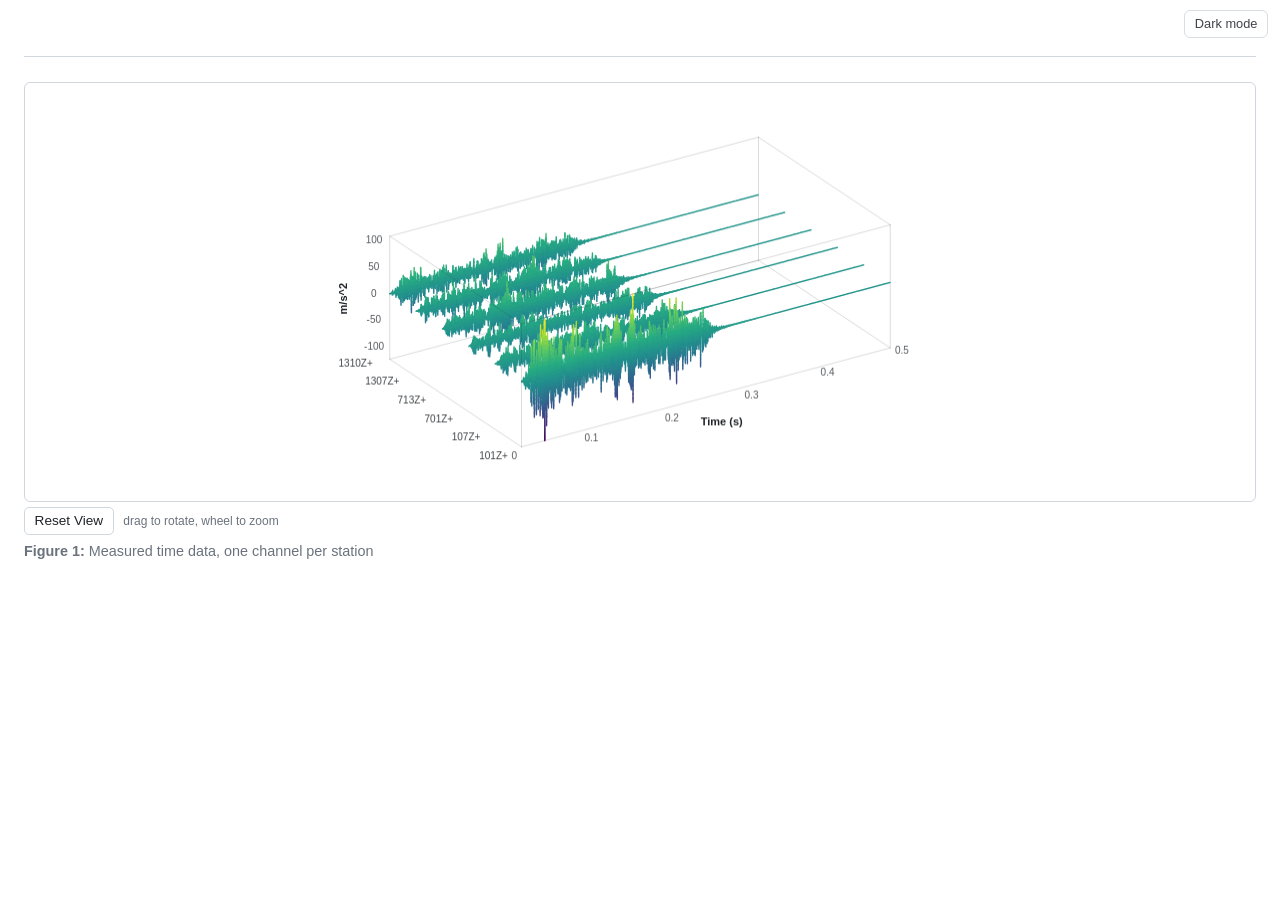
<file: web/launch/examples/time.html>
<!DOCTYPE html>
<html lang="en">
<head>
<meta charset="utf-8">
<meta name="viewport" content="width=device-width, initial-scale=1">
<title></title>
<style>
:root { --ink: #1f2328; --faint: #6a737d; --line: #d0d7de;
        --accent: #4c92d9; --paper: #ffffff;
        color-scheme: light dark; }
@media (prefers-color-scheme: dark) {
  :root { --ink: #e6edf3; --faint: #8b949e; --line: #30363d;
          --paper: #000000; } }
/* the toggle's explicit choice outranks the OS preference */
:root[data-theme="light"] { --ink: #1f2328; --faint: #6a737d;
  --line: #d0d7de; --paper: #ffffff; color-scheme: light; }
:root[data-theme="dark"] { --ink: #e6edf3; --faint: #8b949e;
  --line: #30363d; --paper: #000000; color-scheme: dark; }
.themetoggle { position: fixed; top: 10px; right: 12px; z-index: 5;
  font: inherit; font-size: .8rem; color: var(--ink);
  background: var(--paper); border: 1px solid var(--line);
  border-radius: 6px; padding: .2rem .6rem; cursor: pointer;
  opacity: .85; }
.themetoggle:hover { opacity: 1; }
* { box-sizing: border-box; }
/* the classification banners: one marking, top and bottom, always in
   view — fixed elements also repeat on every printed page, which is
   what a marking is for */
.marking { position: fixed; left: 0; right: 0; z-index: 6;
  text-align: center; font-weight: 700; font-size: 1.05rem;
  letter-spacing: .12em; padding: .35rem 0; color: var(--ink);
  background: var(--paper); }
.marking.top { top: 0; border-bottom: 1px solid var(--line); }
.marking.bottom { bottom: 0; border-top: 1px solid var(--line); }
.marking.red { color: #d02b2b; }
.marking input { font: inherit; color: inherit; letter-spacing: inherit;
  text-align: center; background: none; border: none; outline: none;
  border-bottom: 1px dashed var(--line); min-width: 16rem; }
.marking select { font: inherit; font-size: .7rem; font-weight: 400;
  letter-spacing: normal; margin-left: .8rem; color: var(--ink);
  background: var(--paper); border: 1px solid var(--line);
  border-radius: 4px; }
body.marked { padding-top: 4.2rem; }
.marked .themetoggle { top: 2.6rem; }
body.marked::after { content: ""; display: block; height: 2.4rem; }
/* The page fills the frame; the *prose* does not. A figure is worth
   every pixel a wide monitor has — a grid of control channels most of
   all — while a paragraph set 300 characters to the line is unreadable
   (Brandon, 2026-09-21: the report sat in a narrow column in the middle
   of a wide screen, in the app pane and the saved file alike, both being
   this one page). So the body cap is gone and `.text` carries the
   measure instead. */
body { margin: 0 auto; padding: 2rem 1.5rem 4rem;
       background: var(--paper); color: var(--ink);
       font: 16px/1.55 -apple-system, "Segoe UI", sans-serif; }
.text { max-width: 900px; }
h1 { font-size: 1.6rem; border-bottom: 1px solid var(--line);
     padding-bottom: .4rem; }
section { margin: 1.6rem 0; }
.caption { color: var(--faint); font-size: .9rem; margin-top: .35rem; }
.note { margin-top: .3rem; padding-left: .6rem;
        border-left: 3px solid var(--line); font-style: italic; }
.text { white-space: pre-wrap; }
canvas { width: 100%; border: 1px solid var(--line); border-radius: 6px;
         display: block; touch-action: none; }
.legend { display: flex; flex-wrap: wrap; gap: .3rem 1rem;
          font-size: .8rem; margin-top: .3rem; }
.legend span::before { content: "—"; font-weight: 700; margin-right: .3rem;
                       color: var(--swatch); }
.legend span.dashed::before { content: "╌"; }
.controls { display: flex; gap: .6rem; align-items: center;
            margin-top: .3rem; font-size: .85rem; }
.controls button, .controls select {
  font: inherit; color: var(--ink); background: transparent;
  border: 1px solid var(--line); border-radius: 5px; padding: .15rem .6rem; }
.hint { color: var(--faint); font-size: .75rem; }
.modeinfo { position: absolute; top: 8px; left: 12px; font-size: .8rem;
            color: var(--ink); pointer-events: none; line-height: 1.35;
            background: color-mix(in srgb, var(--paper) 65%, transparent);
            border-radius: 5px; padding: .15rem .4rem; }
option { background: var(--paper); color: var(--ink); }
img.photo { max-width: 100%; border-radius: 6px; display: block; }
table { border-collapse: collapse; font-size: .85rem; width: 100%; }
/* a row is one line: the columns take the width of what is in them —
   a channel table's comments wrapped every row onto four (Brandon,
   2026-09-18) — and a table wider than the page scrolls in its wrap */
th, td { border: 1px solid var(--line); padding: .25rem .55rem;
         text-align: left; white-space: nowrap; }
.tablewrap { overflow-x: auto; }
/* the pass/fail box: its two colors are the box's own, one for each
   word, and are not the exceedance red — a verdict is not a mark */
.verdict { border-radius: 8px; padding: 1rem 1.25rem; border: 2px solid;
           line-height: 1.5; }
.verdict.pass { border-color: #2e8b57;
                background: color-mix(in srgb, #2e8b57 16%, var(--paper)); }
.verdict.fail { border-color: #c0392b;
                background: color-mix(in srgb, #c0392b 16%, var(--paper)); }
.verdict .word { font-size: 2rem; font-weight: 700; letter-spacing: .08em;
                 margin-bottom: .3rem; }
.verdict.pass .word { color: #2e8b57; }
.verdict.fail .word { color: #c0392b; }
/* the grid figure: headings across, node labels down, a cell's own
   legend, controls and caption at a size that leaves room for the plot */
.grid { display: grid; gap: .5rem .6rem; align-items: start; }
.gridhead { font-size: .85rem; font-weight: 600; text-align: center; }
.gridrow { font-size: .85rem; font-weight: 600; padding-top: .3rem;
           white-space: nowrap; }
.gridcell { min-width: 0; }
.gridcell .legend, .gridcell .controls, .gridcell .caption {
  font-size: .72rem; margin-top: .2rem; }
.gridcell .controls button { padding: 0 .4rem; }
th { background: color-mix(in srgb, var(--line) 30%, transparent); }
/* a cell the app marks is marked here too, in the same two colors the
   plots shade an exceedance with: a channel red on screen is red on the
   page. Both read on either theme, which is why they are translucent
   rather than flat. */
td.mark-over { background: rgba(229, 83, 75, 0.30); }
td.mark-under { background: rgba(76, 146, 217, 0.30); }
@media print { canvas { break-inside: avoid; } }
</style>
</head>
<body>
<main id="report"></main>
<script id="data" type="application/json">{"title": "", "edit": false, "marking": "", "marking_color": "ink", "viridis": [[68, 1, 84], [71, 44, 122], [59, 81, 139], [44, 113, 142], [33, 144, 141], [39, 173, 129], [92, 200, 99], [170, 220, 50], [253, 231, 37]], "marks_color": {"light": {"band": "#3b7dd8", "window": "#c2410c"}, "dark": {"band": "#5fa8ff", "window": "#fb923c"}}, "blocks": [{"kind": "stage", "caption": "Measured time data, one channel per station", "runs": [{"record": 0, "station": 0.0, "xz": [[0.0, 0.266], [0.001, 0.265], [0.002, 0.267], [0.002, 0.266], [0.003, 0.262], [0.004, 0.266], [0.005, 0.267], [0.005, 0.263], [0.006, 0.266], [0.007, 0.262], [0.008, 0.268], [0.009, 0.279], [0.009, 0.262], [0.01, 0.258], [0.011, 0.277], [0.012, 0.266], [0.013, 0.248], [0.013, 0.251], [0.014, 0.259], [0.015, 0.264], [0.016, 0.264], [0.016, 0.277], [0.017, 0.27], [0.018, 0.23], [0.019, 0.253], [0.02, 0.299], [0.02, 0.263], [0.021, 0.243], [0.022, 0.276], [0.023, 0.275], [0.023, 0.281], [0.024, 0.291], [0.025, 0.248], [0.026, 0.238], [0.027, 0.276], [0.027, 0.263], [0.028, 0.25], [0.029, 0.274], [0.03, 0.247], [0.03, 0.232], [0.031, 0.308], [0.032, 0.329], [0.033, 0.252], [0.034, 0.227], [0.034, 0.261], [0.035, 0.263], [0.036, 0.255], [0.037, 0.285], [0.038, 0.309], [0.038, 0.275], [0.039, 0.27], [0.04, 0.333], [0.041, 0.284], [0.041, 0.171], [0.042, 0.272], [0.043, 0.398], [0.044, 0.265], [0.045, 0.155], [0.045, 0.26], [0.046, 0.329], [0.047, 0.287], [0.048, 0.255], [0.048, 0.24], [0.049, 0.217], [0.05, 0.215], [0.051, 0.295], [0.052, 0.394], [0.052, 0.308], [0.053, 0.161], [0.054, 0.27], [0.055, 0.419], [0.055, 0.279], [0.056, 0.106], [0.057, 0.182], [0.058, 0.316], [0.059, 0.293], [0.059, 0.239], [0.06, 0.288], [0.061, 0.284], [0.062, 0.222], [0.062, 0.308], [0.063, 0.352], [0.064, 0.175], [0.065, 0.114], [0.066, 0.284], [0.066, 0.377], [0.067, 0.299], [0.068, 0.229], [0.069, 0.285], [0.07, 0.317], [0.07, 0.225], [0.071, 0.235], [0.072, 0.285], [0.073, 0.146], [0.073, 0.134], [0.074, 0.382], [0.075, 0.408], [0.076, 0.184], [0.077, 0.188], [0.077, 0.377], [0.078, 0.33], [0.079, 0.194], [0.08, 0.31], [0.08, 0.328], [0.081, 0.106], [0.082, 0.2], [0.083, 0.475], [0.084, 0.348], [0.084, 0.13], [0.085, 0.223], [0.086, 0.322], [0.087, 0.23], [0.088, 0.205], [0.088, 0.316], [0.089, 0.255], [0.09, 0.149], [0.091, 0.368], [0.091, 0.452], [0.092, 0.123], [0.093, 0.094], [0.094, 0.375], [0.095, 0.286], [0.095, 0.096], [0.096, 0.291], [0.097, 0.44], [0.098, 0.214], [0.098, 0.168], [0.099, 0.487], [0.1, 0.396], [0.101, 0.0], [0.102, 0.199], [0.102, 0.493], [0.103, 0.216], [0.104, 0.124], [0.105, 0.39], [0.105, 0.316], [0.106, 0.139], [0.107, 0.318], [0.108, 0.423], [0.109, 0.152], [0.109, 0.059], [0.11, 0.374], [0.111, 0.418], [0.112, 0.172], [0.113, 0.296], [0.113, 0.436], [0.114, 0.185], [0.115, 0.142], [0.116, 0.346], [0.116, 0.271], [0.117, 0.128], [0.118, 0.25], [0.119, 0.398], [0.12, 0.316], [0.12, 0.192], [0.121, 0.276], [0.122, 0.335], [0.123, 0.204], [0.123, 0.201], [0.124, 0.304], [0.125, 0.229], [0.126, 0.2], [0.127, 0.38], [0.127, 0.402], [0.128, 0.171], [0.129, 0.145], [0.13, 0.374], [0.13, 0.348], [0.131, 0.126], [0.132, 0.198], [0.133, 0.375], [0.134, 0.301], [0.134, 0.229], [0.135, 0.322], [0.136, 0.307], [0.137, 0.15], [0.138, 0.177], [0.138, 0.364], [0.139, 0.298], [0.14, 0.12], [0.141, 0.261], [0.141, 0.411], [0.142, 0.265], [0.143, 0.213], [0.144, 0.297], [0.145, 0.219], [0.145, 0.187], [0.146, 0.333], [0.147, 0.332], [0.148, 0.168], [0.148, 0.177], [0.149, 0.349], [0.15, 0.36], [0.151, 0.21], [0.152, 0.2], [0.152, 0.3], [0.153, 0.276], [0.154, 0.225], [0.155, 0.298], [0.155, 0.327], [0.156, 0.218], [0.157, 0.192], [0.158, 0.329], [0.159, 0.337], [0.159, 0.176], [0.16, 0.216], [0.161, 0.361], [0.162, 0.247], [0.163, 0.187], [0.163, 0.376], [0.164, 0.318], [0.165, 0.139], [0.166, 0.316], [0.166, 0.4], [0.167, 0.151], [0.168, 0.175], [0.169, 0.387], [0.17, 0.266], [0.17, 0.162], [0.171, 0.35], [0.172, 0.357], [0.173, 0.187], [0.173, 0.271], [0.174, 0.391], [0.175, 0.257], [0.176, 0.183], [0.177, 0.289], [0.177, 0.31], [0.178, 0.265], [0.179, 0.288], [0.18, 0.302], [0.18, 0.268], [0.181, 0.253], [0.182, 0.257], [0.183, 0.227], [0.184, 0.194], [0.184, 0.25], [0.185, 0.312], [0.186, 0.271], [0.187, 0.247], [0.188, 0.285], [0.188, 0.276], [0.189, 0.268], [0.19, 0.282], [0.191, 0.219], [0.191, 0.17], [0.192, 0.274], [0.193, 0.359], [0.194, 0.252], [0.195, 0.191], [0.195, 0.307], [0.196, 0.289], [0.197, 0.162], [0.198, 0.251], [0.198, 0.32], [0.199, 0.19], [0.2, 0.224], [0.201, 0.378], [0.202, 0.315], [0.202, 0.222], [0.203, 0.295], [0.204, 0.308], [0.205, 0.191], [0.205, 0.194], [0.206, 0.336], [0.207, 0.318], [0.208, 0.188], [0.209, 0.259], [0.209, 0.366], [0.21, 0.277], [0.211, 0.235], [0.212, 0.279], [0.213, 0.197], [0.213, 0.176], [0.214, 0.356], [0.215, 0.378], [0.216, 0.189], [0.216, 0.216], [0.217, 0.394], [0.218, 0.319], [0.219, 0.191], [0.22, 0.267], [0.22, 0.244], [0.221, 0.113], [0.222, 0.241], [0.223, 0.426], [0.223, 0.288], [0.224, 0.128], [0.225, 0.289], [0.226, 0.44], [0.227, 0.291], [0.227, 0.156], [0.228, 0.226], [0.229, 0.294], [0.23, 0.306], [0.23, 0.315], [0.231, 0.288], [0.232, 0.251], [0.233, 0.203], [0.234, 0.213], [0.234, 0.332], [0.235, 0.298], [0.236, 0.141], [0.237, 0.259], [0.238, 0.45], [0.238, 0.341], [0.239, 0.188], [0.24, 0.214], [0.241, 0.287], [0.241, 0.306], [0.242, 0.25], [0.243, 0.211], [0.244, 0.237], [0.245, 0.264], [0.245, 0.335], [0.246, 0.347], [0.247, 0.187], [0.248, 0.139], [0.248, 0.247], [0.249, 0.273], [0.25, 0.32], [0.251, 0.34], [0.252, 0.188], [0.252, 0.21], [0.253, 0.397], [0.254, 0.338], [0.255, 0.208], [0.255, 0.211], [0.256, 0.188], [0.257, 0.225], [0.258, 0.341], [0.259, 0.325], [0.259, 0.233], [0.26, 0.207], [0.261, 0.262], [0.262, 0.323], [0.263, 0.251], [0.263, 0.166], [0.264, 0.244], [0.265, 0.302], [0.266, 0.282], [0.266, 0.333], [0.267, 0.336], [0.268, 0.224], [0.269, 0.222], [0.27, 0.336], [0.27, 0.305], [0.271, 0.172], [0.272, 0.204], [0.273, 0.302], [0.273, 0.253], [0.274, 0.239], [0.275, 0.323], [0.276, 0.286], [0.277, 0.213], [0.277, 0.275], [0.278, 0.33], [0.279, 0.267], [0.28, 0.191], [0.28, 0.246], [0.281, 0.351], [0.282, 0.287], [0.283, 0.193], [0.284, 0.284], [0.284, 0.317], [0.285, 0.206], [0.286, 0.25], [0.287, 0.365], [0.288, 0.276], [0.288, 0.195], [0.289, 0.3], [0.29, 0.327], [0.291, 0.227], [0.291, 0.255], [0.292, 0.324], [0.293, 0.256], [0.294, 0.227], [0.295, 0.303], [0.295, 0.309], [0.296, 0.233], [0.297, 0.209], [0.298, 0.278], [0.298, 0.307], [0.299, 0.253], [0.3, 0.275], [0.301, 0.305], [0.302, 0.213], [0.302, 0.202], [0.303, 0.289], [0.304, 0.259], [0.305, 0.216], [0.305, 0.278], [0.306, 0.321], [0.307, 0.282], [0.308, 0.246], [0.309, 0.278], [0.309, 0.261], [0.31, 0.182], [0.311, 0.239], [0.312, 0.303], [0.312, 0.22], [0.313, 0.238], [0.314, 0.32], [0.315, 0.278], [0.316, 0.287], [0.316, 0.33], [0.317, 0.252], [0.318, 0.206], [0.319, 0.274], [0.32, 0.311], [0.32, 0.239], [0.321, 0.207], [0.322, 0.325], [0.323, 0.346], [0.323, 0.231], [0.324, 0.267], [0.325, 0.304], [0.326, 0.193], [0.327, 0.207], [0.327, 0.314], [0.328, 0.297], [0.329, 0.237], [0.33, 0.242], [0.33, 0.295], [0.331, 0.296], [0.332, 0.256], [0.333, 0.268], [0.334, 0.233], [0.334, 0.199], [0.335, 0.293], [0.336, 0.322], [0.337, 0.278], [0.338, 0.285], [0.338, 0.24], [0.339, 0.247], [0.34, 0.3], [0.341, 0.217], [0.341, 0.253], [0.342, 0.359], [0.343, 0.233], [0.344, 0.221], [0.345, 0.376], [0.345, 0.263], [0.346, 0.136], [0.347, 0.275], [0.348, 0.351], [0.348, 0.269], [0.349, 0.244], [0.35, 0.281], [0.351, 0.278], [0.352, 0.273], [0.352, 0.296], [0.353, 0.246], [0.354, 0.179], [0.355, 0.227], [0.355, 0.286], [0.356, 0.313], [0.357, 0.329], [0.358, 0.264], [0.359, 0.219], [0.359, 0.263], [0.36, 0.282], [0.361, 0.266], [0.362, 0.215], [0.363, 0.202], [0.363, 0.33], [0.364, 0.349], [0.365, 0.212], [0.366, 0.244], [0.366, 0.315], [0.367, 0.218], [0.368, 0.218], [0.369, 0.324], [0.37, 0.259], [0.37, 0.171], [0.371, 0.296], [0.372, 0.394], [0.373, 0.273], [0.373, 0.182], [0.374, 0.248], [0.375, 0.279], [0.376, 0.218], [0.377, 0.209], [0.377, 0.311], [0.378, 0.345], [0.379, 0.212], [0.38, 0.214], [0.38, 0.379], [0.381, 0.319], [0.382, 0.2], [0.383, 0.307], [0.384, 0.324], [0.384, 0.198], [0.385, 0.218], [0.386, 0.31], [0.387, 0.315], [0.388, 0.242], [0.388, 0.197], [0.389, 0.285], [0.39, 0.344], [0.391, 0.271], [0.391, 0.255], [0.392, 0.273], [0.393, 0.202], [0.394, 0.222], [0.395, 0.359], [0.395, 0.325], [0.396, 0.173], [0.397, 0.238], [0.398, 0.368], [0.398, 0.27], [0.399, 0.203], [0.4, 0.271], [0.401, 0.207], [0.402, 0.195], [0.402, 0.381], [0.403, 0.371], [0.404, 0.151], [0.405, 0.181], [0.405, 0.404], [0.406, 0.339], [0.407, 0.1], [0.408, 0.191], [0.409, 0.352], [0.409, 0.21], [0.41, 0.223], [0.411, 0.424], [0.412, 0.272], [0.413, 0.1], [0.413, 0.323], [0.414, 0.432], [0.415, 0.182], [0.416, 0.088], [0.416, 0.33], [0.417, 0.407], [0.418, 0.187], [0.419, 0.195], [0.42, 0.364], [0.42, 0.226], [0.421, 0.16], [0.422, 0.398], [0.423, 0.373], [0.423, 0.143], [0.424, 0.231], [0.425, 0.379], [0.426, 0.253], [0.427, 0.188], [0.427, 0.297], [0.428, 0.243], [0.429, 0.17], [0.43, 0.333], [0.43, 0.355], [0.431, 0.193], [0.432, 0.265], [0.433, 0.364], [0.434, 0.27], [0.434, 0.276], [0.435, 0.311], [0.436, 0.219], [0.437, 0.217], [0.438, 0.301], [0.438, 0.305], [0.439, 0.255], [0.44, 0.239], [0.441, 0.288], [0.441, 0.315], [0.442, 0.27], [0.443, 0.242], [0.444, 0.247], [0.445, 0.272], [0.445, 0.288], [0.446, 0.248], [0.447, 0.225], [0.448, 0.225], [0.448, 0.235], [0.449, 0.313], [0.45, 0.302], [0.451, 0.194], [0.452, 0.244], [0.452, 0.311], [0.453, 0.242], [0.454, 0.248], [0.455, 0.289], [0.455, 0.246], [0.456, 0.242], [0.457, 0.271], [0.458, 0.257], [0.459, 0.23], [0.459, 0.259], [0.46, 0.355], [0.461, 0.338], [0.462, 0.212], [0.463, 0.252], [0.463, 0.344], [0.464, 0.23], [0.465, 0.146], [0.466, 0.289], [0.466, 0.366], [0.467, 0.223], [0.468, 0.203], [0.469, 0.369], [0.47, 0.299], [0.47, 0.138], [0.471, 0.313], [0.472, 0.399], [0.473, 0.128], [0.473, 0.127], [0.474, 0.436], [0.475, 0.395], [0.476, 0.113], [0.477, 0.184], [0.477, 0.417], [0.478, 0.285], [0.479, 0.113], [0.48, 0.304], [0.48, 0.343], [0.481, 0.124], [0.482, 0.278], [0.483, 0.5], [0.484, 0.233], [0.484, 0.059], [0.485, 0.325], [0.486, 0.414], [0.487, 0.191], [0.488, 0.175], [0.488, 0.35], [0.489, 0.287], [0.49, 0.169], [0.491, 0.324], [0.491, 0.377], [0.492, 0.199], [0.493, 0.222], [0.494, 0.33], [0.495, 0.245], [0.495, 0.202], [0.496, 0.26], [0.497, 0.292], [0.498, 0.316], [0.498, 0.278], [0.499, 0.207], [0.5, 0.212], [0.501, 0.251], [0.502, 0.294], [0.502, 0.285], [0.503, 0.236], [0.504, 0.286], [0.505, 0.324], [0.505, 0.263], [0.506, 0.286], [0.507, 0.302], [0.508, 0.193], [0.509, 0.205], [0.509, 0.34], [0.51, 0.315], [0.511, 0.214], [0.512, 0.27], [0.513, 0.336], [0.513, 0.24], [0.514, 0.196], [0.515, 0.267], [0.516, 0.231], [0.516, 0.231], [0.517, 0.361], [0.518, 0.317], [0.519, 0.189], [0.52, 0.264], [0.52, 0.339], [0.521, 0.269], [0.522, 0.212], [0.523, 0.22], [0.523, 0.228], [0.524, 0.23], [0.525, 0.291], [0.526, 0.324], [0.527, 0.222], [0.527, 0.215], [0.528, 0.327], [0.529, 0.288], [0.53, 0.209], [0.53, 0.237], [0.531, 0.267], [0.532, 0.323], [0.533, 0.329], [0.534, 0.259], [0.534, 0.296], [0.535, 0.3], [0.536, 0.198], [0.537, 0.232], [0.537, 0.296], [0.538, 0.263], [0.539, 0.278], [0.54, 0.306], [0.541, 0.288], [0.541, 0.252], [0.542, 0.225], [0.543, 0.274], [0.544, 0.28], [0.545, 0.2], [0.545, 0.239], [0.546, 0.334], [0.547, 0.323], [0.548, 0.287], [0.548, 0.292], [0.549, 0.297], [0.55, 0.221], [0.551, 0.168], [0.552, 0.297], [0.552, 0.311], [0.553, 0.158], [0.554, 0.259], [0.555, 0.371], [0.555, 0.213], [0.556, 0.226], [0.557, 0.359], [0.558, 0.236], [0.559, 0.139], [0.559, 0.261], [0.56, 0.345], [0.561, 0.288], [0.562, 0.225], [0.562, 0.283], [0.563, 0.348], [0.564, 0.265], [0.565, 0.186], [0.566, 0.258], [0.566, 0.322], [0.567, 0.258], [0.568, 0.223], [0.569, 0.3], [0.57, 0.282], [0.57, 0.197], [0.571, 0.28], [0.572, 0.353], [0.573, 0.239], [0.573, 0.173], [0.574, 0.246], [0.575, 0.303], [0.576, 0.269], [0.577, 0.258], [0.577, 0.332], [0.578, 0.274], [0.579, 0.165], [0.58, 0.29], [0.58, 0.345], [0.581, 0.21], [0.582, 0.265], [0.583, 0.333], [0.584, 0.259], [0.584, 0.293], [0.585, 0.296], [0.586, 0.211], [0.587, 0.231], [0.588, 0.257], [0.588, 0.279], [0.589, 0.3], [0.59, 0.231], [0.591, 0.259], [0.591, 0.331], [0.592, 0.246], [0.593, 0.238], [0.594, 0.313], [0.595, 0.24], [0.595, 0.189], [0.596, 0.29], [0.597, 0.346], [0.598, 0.248], [0.598, 0.199], [0.599, 0.314], [0.6, 0.313], [0.601, 0.187], [0.602, 0.255], [0.602, 0.333], [0.603, 0.247], [0.604, 0.252], [0.605, 0.302], [0.605, 0.26], [0.606, 0.247], [0.607, 0.267], [0.608, 0.268], [0.609, 0.239], [0.609, 0.217], [0.61, 0.269], [0.611, 0.288], [0.612, 0.267], [0.613, 0.302], [0.613, 0.248], [0.614, 0.184], [0.615, 0.31], [0.616, 0.344], [0.616, 0.197], [0.617, 0.219], [0.618, 0.361], [0.619, 0.324], [0.62, 0.223], [0.62, 0.27], [0.621, 0.296], [0.622, 0.197], [0.623, 0.221], [0.623, 0.321], [0.624, 0.247], [0.625, 0.196], [0.626, 0.293], [0.627, 0.323], [0.627, 0.285], [0.628, 0.264], [0.629, 0.246], [0.63, 0.268], [0.63, 0.275], [0.631, 0.249], [0.632, 0.269], [0.633, 0.277], [0.634, 0.253], [0.634, 0.301], [0.635, 0.346], [0.636, 0.255], [0.637, 0.195], [0.638, 0.297], [0.638, 0.292], [0.639, 0.181], [0.64, 0.282], [0.641, 0.324], [0.641, 0.144], [0.642, 0.238], [0.643, 0.441], [0.644, 0.265], [0.645, 0.112], [0.645, 0.275], [0.646, 0.384], [0.647, 0.284], [0.648, 0.187], [0.648, 0.242], [0.649, 0.294], [0.65, 0.249], [0.651, 0.325], [0.652, 0.364], [0.652, 0.169], [0.653, 0.168], [0.654, 0.37], [0.655, 0.312], [0.655, 0.175], [0.656, 0.22], [0.657, 0.257], [0.658, 0.25], [0.659, 0.29], [0.659, 0.313], [0.66, 0.234], [0.661, 0.167], [0.662, 0.298], [0.663, 0.408], [0.663, 0.241], [0.664, 0.141], [0.665, 0.306], [0.666, 0.343], [0.666, 0.194], [0.667, 0.218], [0.668, 0.349], [0.669, 0.281], [0.67, 0.191], [0.67, 0.343], [0.671, 0.437], [0.672, 0.217], [0.673, 0.088], [0.673, 0.295], [0.674, 0.378], [0.675, 0.178], [0.676, 0.184], [0.677, 0.379], [0.677, 0.311], [0.678, 0.205], [0.679, 0.327], [0.68, 0.308], [0.68, 0.141], [0.681, 0.206], [0.682, 0.355], [0.683, 0.292], [0.684, 0.182], [0.684, 0.251], [0.685, 0.327], [0.686, 0.262], [0.687, 0.269], [0.688, 0.311], [0.688, 0.197], [0.689, 0.202], [0.69, 0.356], [0.691, 0.303], [0.691, 0.192], [0.692, 0.252], [0.693, 0.299], [0.694, 0.251], [0.695, 0.231], [0.695, 0.313], [0.696, 0.332], [0.697, 0.197], [0.698, 0.253], [0.698, 0.414], [0.699, 0.251], [0.7, 0.139], [0.701, 0.332], [0.702, 0.334], [0.702, 0.18], [0.703, 0.234], [0.704, 0.314], [0.705, 0.233], [0.705, 0.194], [0.706, 0.318], [0.707, 0.342], [0.708, 0.195], [0.709, 0.242], [0.709, 0.358], [0.71, 0.218], [0.711, 0.16], [0.712, 0.309], [0.713, 0.326], [0.713, 0.237], [0.714, 0.232], [0.715, 0.32], [0.716, 0.346], [0.716, 0.231], [0.717, 0.243], [0.718, 0.329], [0.719, 0.194], [0.72, 0.157], [0.72, 0.338], [0.721, 0.33], [0.722, 0.224], [0.723, 0.265], [0.723, 0.319], [0.724, 0.285], [0.725, 0.224], [0.726, 0.245], [0.727, 0.278], [0.727, 0.211], [0.728, 0.218], [0.729, 0.313], [0.73, 0.321], [0.73, 0.297], [0.731, 0.251], [0.732, 0.237], [0.733, 0.315], [0.734, 0.258], [0.734, 0.164], [0.735, 0.262], [0.736, 0.291], [0.737, 0.226], [0.738, 0.279], [0.738, 0.319], [0.739, 0.29], [0.74, 0.256], [0.741, 0.246], [0.741, 0.303], [0.742, 0.283], [0.743, 0.185], [0.744, 0.239], [0.745, 0.337], [0.745, 0.303], [0.746, 0.239], [0.747, 0.269], [0.748, 0.336], [0.748, 0.262], [0.749, 0.192], [0.75, 0.302], [0.751, 0.288], [0.752, 0.185], [0.752, 0.307], [0.753, 0.339], [0.754, 0.182], [0.755, 0.211], [0.755, 0.306], [0.756, 0.262], [0.757, 0.209], [0.758, 0.239], [0.759, 0.329], [0.759, 0.315], [0.76, 0.206], [0.761, 0.233], [0.762, 0.289], [0.763, 0.262], [0.763, 0.297], [0.764, 0.316], [0.765, 0.248], [0.766, 0.221], [0.766, 0.266], [0.767, 0.334], [0.768, 0.32], [0.769, 0.223], [0.77, 0.203], [0.77, 0.258], [0.771, 0.292], [0.772, 0.297], [0.773, 0.286], [0.773, 0.265], [0.774, 0.226], [0.775, 0.255], [0.776, 0.349], [0.777, 0.265], [0.777, 0.13], [0.778, 0.246], [0.779, 0.351], [0.78, 0.275], [0.78, 0.255], [0.781, 0.282], [0.782, 0.269], [0.783, 0.266], [0.784, 0.27], [0.784, 0.285], [0.785, 0.248], [0.786, 0.189], [0.787, 0.285], [0.788, 0.363], [0.788, 0.243], [0.789, 0.197], [0.79, 0.3], [0.791, 0.302], [0.791, 0.22], [0.792, 0.238], [0.793, 0.297], [0.794, 0.259], [0.795, 0.23], [0.795, 0.316], [0.796, 0.322], [0.797, 0.209], [0.798, 0.222], [0.798, 0.32], [0.799, 0.283], [0.8, 0.205], [0.801, 0.255], [0.802, 0.313], [0.802, 0.267], [0.803, 0.252], [0.804, 0.297], [0.805, 0.271], [0.805, 0.217], [0.806, 0.26], [0.807, 0.307], [0.808, 0.254], [0.809, 0.225], [0.809, 0.288], [0.81, 0.309], [0.811, 0.256], [0.812, 0.247], [0.812, 0.277], [0.813, 0.259], [0.814, 0.24], [0.815, 0.276], [0.816, 0.287], [0.816, 0.249], [0.817, 0.255], [0.818, 0.299], [0.819, 0.284], [0.82, 0.238], [0.82, 0.249], [0.821, 0.277], [0.822, 0.263], [0.823, 0.256], [0.823, 0.278], [0.824, 0.277], [0.825, 0.257], [0.826, 0.269], [0.827, 0.284], [0.827, 0.258], [0.828, 0.239], [0.829, 0.265], [0.83, 0.282], [0.83, 0.265], [0.831, 0.261], [0.832, 0.277], [0.833, 0.273], [0.834, 0.26], [0.834, 0.266], [0.835, 0.268], [0.836, 0.252], [0.837, 0.255], [0.838, 0.279], [0.838, 0.279], [0.839, 0.261], [0.84, 0.264], [0.841, 0.275], [0.841, 0.267], [0.842, 0.256], [0.843, 0.262], [0.844, 0.265], [0.845, 0.261], [0.845, 0.269], [0.846, 0.279], [0.847, 0.269], [0.848, 0.259], [0.848, 0.266], [0.849, 0.271], [0.85, 0.261], [0.851, 0.257], [0.852, 0.266], [0.852, 0.271], [0.853, 0.268], [0.854, 0.271], [0.855, 0.271], [0.855, 0.262], [0.856, 0.26], [0.857, 0.267], [0.858, 0.267], [0.859, 0.26], [0.859, 0.263], [0.86, 0.273], [0.861, 0.272], [0.862, 0.267], [0.863, 0.266], [0.863, 0.265], [0.864, 0.261], [0.865, 0.263], [0.866, 0.267], [0.866, 0.266], [0.867, 0.264], [0.868, 0.27], [0.869, 0.273], [0.87, 0.267], [0.87, 0.262], [0.871, 0.263], [0.872, 0.265], [0.873, 0.264], [0.873, 0.265], [0.874, 0.268], [0.875, 0.267], [0.876, 0.268], [0.877, 0.27], [0.877, 0.268], [0.878, 0.262], [0.879, 0.261], [0.88, 0.265], [0.88, 0.267], [0.881, 0.266], [0.882, 0.267], [0.883, 0.269], [0.884, 0.268], [0.884, 0.267], [0.885, 0.266], [0.886, 0.263], [0.887, 0.262], [0.888, 0.265], [0.888, 0.268], [0.889, 0.268], [0.89, 0.267], [0.891, 0.268], [0.891, 0.268], [0.892, 0.266], [0.893, 0.264], [0.894, 0.264], [0.895, 0.264], [0.895, 0.265], [0.896, 0.268], [0.897, 0.269], [0.898, 0.267], [0.898, 0.266], [0.899, 0.267], [0.9, 0.266], [0.901, 0.264], [0.902, 0.264], [0.902, 0.265], [0.903, 0.267], [0.904, 0.268], [0.905, 0.268], [0.905, 0.267], [0.906, 0.266], [0.907, 0.265], [0.908, 0.265], [0.909, 0.265], [0.909, 0.264], [0.91, 0.266], [0.911, 0.268], [0.912, 0.268], [0.913, 0.267], [0.913, 0.266], [0.914, 0.265], [0.915, 0.265], [0.916, 0.265], [0.916, 0.265], [0.917, 0.265], [0.918, 0.266], [0.919, 0.268], [0.92, 0.268], [0.92, 0.267], [0.921, 0.266], [0.922, 0.265], [0.923, 0.265], [0.923, 0.265], [0.924, 0.266], [0.925, 0.266], [0.926, 0.267], [0.927, 0.267], [0.927, 0.267], [0.928, 0.266], [0.929, 0.265], [0.93, 0.265], [0.93, 0.265], [0.931, 0.266], [0.932, 0.266], [0.933, 0.267], [0.934, 0.267], [0.934, 0.267], [0.935, 0.267], [0.936, 0.266], [0.937, 0.265], [0.938, 0.265], [0.938, 0.266], [0.939, 0.266], [0.94, 0.266], [0.941, 0.267], [0.941, 0.267], [0.942, 0.267], [0.943, 0.266], [0.944, 0.265], [0.945, 0.265], [0.945, 0.265], [0.946, 0.266], [0.947, 0.266], [0.948, 0.267], [0.948, 0.267], [0.949, 0.267], [0.95, 0.266], [0.951, 0.266], [0.952, 0.265], [0.952, 0.265], [0.953, 0.266], [0.954, 0.266], [0.955, 0.267], [0.955, 0.267], [0.956, 0.267], [0.957, 0.266], [0.958, 0.266], [0.959, 0.266], [0.959, 0.265], [0.96, 0.265], [0.961, 0.266], [0.962, 0.266], [0.963, 0.267], [0.963, 0.267], [0.964, 0.266], [0.965, 0.266], [0.966, 0.266], [0.966, 0.266], [0.967, 0.265], [0.968, 0.266], [0.969, 0.266], [0.97, 0.267], [0.97, 0.267], [0.971, 0.266], [0.972, 0.266], [0.973, 0.266], [0.973, 0.266], [0.974, 0.266], [0.975, 0.266], [0.976, 0.266], [0.977, 0.266], [0.977, 0.267], [0.978, 0.266], [0.979, 0.266], [0.98, 0.266], [0.98, 0.266], [0.981, 0.266], [0.982, 0.266], [0.983, 0.266], [0.984, 0.266], [0.984, 0.266], [0.985, 0.266], [0.986, 0.266], [0.987, 0.266], [0.988, 0.266], [0.988, 0.266], [0.989, 0.266], [0.99, 0.266], [0.991, 0.266], [0.991, 0.266], [0.992, 0.266], [0.993, 0.266], [0.994, 0.266], [0.995, 0.266], [0.995, 0.266], [0.996, 0.266], [0.997, 0.266], [0.998, 0.266], [0.998, 0.266], [0.999, 0.266], [1.0, 0.266], [1.001, 0.266], [1.002, 0.266], [1.002, 0.266], [1.003, 0.266], [1.004, 0.266], [1.005, 0.266], [1.005, 0.266], [1.006, 0.266], [1.007, 0.266], [1.008, 0.266], [1.009, 0.266], [1.009, 0.266], [1.01, 0.266], [1.011, 0.266], [1.012, 0.266], [1.012, 0.266], [1.013, 0.266], [1.014, 0.266], [1.015, 0.266], [1.016, 0.266], [1.016, 0.266], [1.017, 0.266], [1.018, 0.266], [1.019, 0.266], [1.02, 0.266], [1.02, 0.266], [1.021, 0.266], [1.022, 0.266], [1.023, 0.266], [1.023, 0.266], [1.024, 0.266], [1.025, 0.266], [1.026, 0.266], [1.027, 0.266], [1.027, 0.266], [1.028, 0.266], [1.029, 0.266], [1.03, 0.266], [1.03, 0.266], [1.031, 0.266], [1.032, 0.266], [1.033, 0.266], [1.034, 0.266], [1.034, 0.266], [1.035, 0.266], [1.036, 0.266], [1.037, 0.266], [1.038, 0.266], [1.038, 0.266], [1.039, 0.266], [1.04, 0.266], [1.041, 0.266], [1.041, 0.266], [1.042, 0.266], [1.043, 0.266], [1.044, 0.266], [1.045, 0.266], [1.045, 0.266], [1.046, 0.266], [1.047, 0.266], [1.048, 0.266], [1.048, 0.266], [1.049, 0.266], [1.05, 0.266], [1.051, 0.266], [1.052, 0.266], [1.052, 0.266], [1.053, 0.266], [1.054, 0.266], [1.055, 0.266], [1.055, 0.266], [1.056, 0.266], [1.057, 0.266], [1.058, 0.266], [1.059, 0.266], [1.059, 0.266], [1.06, 0.266], [1.061, 0.266], [1.062, 0.266], [1.062, 0.266], [1.063, 0.266], [1.064, 0.266], [1.065, 0.266], [1.066, 0.266], [1.066, 0.266], [1.067, 0.266], [1.068, 0.266], [1.069, 0.266], [1.07, 0.266], [1.07, 0.266], [1.071, 0.266], [1.072, 0.266], [1.073, 0.266], [1.073, 0.266], [1.074, 0.266], [1.075, 0.266], [1.076, 0.266], [1.077, 0.266], [1.077, 0.266], [1.078, 0.266], [1.079, 0.266], [1.08, 0.266], [1.08, 0.266], [1.081, 0.266], [1.082, 0.266], [1.083, 0.266], [1.084, 0.266], [1.084, 0.266], [1.085, 0.266], [1.086, 0.266], [1.087, 0.266], [1.088, 0.266], [1.088, 0.266], [1.089, 0.266], [1.09, 0.266], [1.091, 0.266], [1.091, 0.266], [1.092, 0.266], [1.093, 0.266], [1.094, 0.266], [1.095, 0.266], [1.095, 0.266], [1.096, 0.266], [1.097, 0.266], [1.098, 0.266], [1.098, 0.266], [1.099, 0.266], [1.1, 0.266], [1.101, 0.266], [1.102, 0.266], [1.102, 0.266], [1.103, 0.266], [1.104, 0.266], [1.105, 0.266], [1.105, 0.266], [1.106, 0.266], [1.107, 0.266], [1.108, 0.266], [1.109, 0.266], [1.109, 0.266], [1.11, 0.266], [1.111, 0.266], [1.112, 0.266], [1.113, 0.266], [1.113, 0.266], [1.114, 0.266], [1.115, 0.266], [1.116, 0.266], [1.116, 0.266], [1.117, 0.266], [1.118, 0.266], [1.119, 0.266], [1.12, 0.266], [1.12, 0.266], [1.121, 0.266], [1.122, 0.266], [1.123, 0.266], [1.123, 0.266], [1.124, 0.266], [1.125, 0.266], [1.126, 0.266], [1.127, 0.266], [1.127, 0.266], [1.128, 0.266], [1.129, 0.266], [1.13, 0.266], [1.13, 0.266], [1.131, 0.266], [1.132, 0.266], [1.133, 0.266], [1.134, 0.266], [1.134, 0.266], [1.135, 0.266], [1.136, 0.266], [1.137, 0.266], [1.137, 0.266], [1.138, 0.266], [1.139, 0.266], [1.14, 0.266], [1.141, 0.266], [1.141, 0.266], [1.142, 0.266], [1.143, 0.266], [1.144, 0.266], [1.145, 0.266], [1.145, 0.266], [1.146, 0.266], [1.147, 0.266], [1.148, 0.266], [1.148, 0.266], [1.149, 0.266], [1.15, 0.266], [1.151, 0.266], [1.152, 0.266], [1.152, 0.266], [1.153, 0.266], [1.154, 0.266], [1.155, 0.266], [1.155, 0.266], [1.156, 0.266], [1.157, 0.266], [1.158, 0.266], [1.159, 0.266], [1.159, 0.266], [1.16, 0.266], [1.161, 0.266], [1.162, 0.266], [1.163, 0.266], [1.163, 0.266], [1.164, 0.266], [1.165, 0.266], [1.166, 0.266], [1.166, 0.266], [1.167, 0.266], [1.168, 0.266], [1.169, 0.266], [1.17, 0.266], [1.17, 0.266], [1.171, 0.266], [1.172, 0.266], [1.173, 0.266], [1.173, 0.266], [1.174, 0.266], [1.175, 0.266], [1.176, 0.266], [1.177, 0.266], [1.177, 0.266], [1.178, 0.266], [1.179, 0.266], [1.18, 0.266], [1.18, 0.266], [1.181, 0.266], [1.182, 0.266], [1.183, 0.266], [1.184, 0.266], [1.184, 0.266], [1.185, 0.266], [1.186, 0.266], [1.187, 0.266], [1.188, 0.266], [1.188, 0.266], [1.189, 0.266], [1.19, 0.266], [1.191, 0.266], [1.191, 0.266], [1.192, 0.266], [1.193, 0.266], [1.194, 0.266], [1.195, 0.266], [1.195, 0.266], [1.196, 0.266], [1.197, 0.266], [1.198, 0.266], [1.198, 0.266], [1.199, 0.266], [1.2, 0.266], [1.201, 0.266], [1.202, 0.266], [1.202, 0.266], [1.203, 0.266], [1.204, 0.266], [1.205, 0.266], [1.205, 0.266], [1.206, 0.266], [1.207, 0.266], [1.208, 0.266], [1.209, 0.266], [1.209, 0.266], [1.21, 0.266], [1.211, 0.266], [1.212, 0.266], [1.213, 0.266], [1.213, 0.266], [1.214, 0.266], [1.215, 0.266], [1.216, 0.266], [1.216, 0.266], [1.217, 0.266], [1.218, 0.266], [1.219, 0.266], [1.22, 0.266], [1.22, 0.266], [1.221, 0.266], [1.222, 0.266], [1.223, 0.266], [1.223, 0.266], [1.224, 0.266], [1.225, 0.266], [1.226, 0.266], [1.227, 0.266], [1.227, 0.266], [1.228, 0.266], [1.229, 0.266], [1.23, 0.266], [1.23, 0.266], [1.231, 0.266], [1.232, 0.266], [1.233, 0.266], [1.234, 0.266], [1.234, 0.266], [1.235, 0.266], [1.236, 0.266], [1.237, 0.266], [1.238, 0.266], [1.238, 0.266], [1.239, 0.266], [1.24, 0.266], [1.241, 0.266], [1.241, 0.266], [1.242, 0.266], [1.243, 0.266], [1.244, 0.266], [1.245, 0.266], [1.245, 0.266], [1.246, 0.266], [1.247, 0.266], [1.248, 0.266], [1.248, 0.266], [1.249, 0.266], [1.25, 0.266], [1.251, 0.266], [1.252, 0.266], [1.252, 0.266], [1.253, 0.266], [1.254, 0.266], [1.255, 0.266], [1.255, 0.266], [1.256, 0.266], [1.257, 0.266], [1.258, 0.266], [1.259, 0.266], [1.259, 0.266], [1.26, 0.266], [1.261, 0.266], [1.262, 0.266], [1.263, 0.266], [1.263, 0.266], [1.264, 0.266], [1.265, 0.266], [1.266, 0.266], [1.266, 0.266], [1.267, 0.266], [1.268, 0.266], [1.269, 0.266], [1.27, 0.266], [1.27, 0.266], [1.271, 0.266], [1.272, 0.266], [1.273, 0.266], [1.273, 0.266], [1.274, 0.266], [1.275, 0.266], [1.276, 0.266], [1.277, 0.266], [1.277, 0.266], [1.278, 0.266], [1.279, 0.266], [1.28, 0.266], [1.28, 0.266], [1.281, 0.266], [1.282, 0.266], [1.283, 0.266], [1.284, 0.266], [1.284, 0.266], [1.285, 0.266], [1.286, 0.266], [1.287, 0.266], [1.288, 0.266], [1.288, 0.266], [1.289, 0.266], [1.29, 0.266], [1.291, 0.266], [1.291, 0.266], [1.292, 0.266], [1.293, 0.266], [1.294, 0.266], [1.295, 0.266], [1.295, 0.266], [1.296, 0.266], [1.297, 0.266], [1.298, 0.266], [1.298, 0.266], [1.299, 0.266], [1.3, 0.266], [1.301, 0.266], [1.302, 0.266], [1.302, 0.266], [1.303, 0.266], [1.304, 0.266], [1.305, 0.266], [1.305, 0.266], [1.306, 0.266], [1.307, 0.266], [1.308, 0.266], [1.309, 0.266], [1.309, 0.266], [1.31, 0.266], [1.311, 0.266], [1.312, 0.266], [1.312, 0.266], [1.313, 0.266], [1.314, 0.266], [1.315, 0.266], [1.316, 0.266], [1.316, 0.266], [1.317, 0.266], [1.318, 0.266], [1.319, 0.266], [1.32, 0.266], [1.32, 0.266], [1.321, 0.266], [1.322, 0.266], [1.323, 0.266], [1.323, 0.266], [1.324, 0.266], [1.325, 0.266], [1.326, 0.266], [1.327, 0.266], [1.327, 0.266], [1.328, 0.266], [1.329, 0.266], [1.33, 0.266], [1.33, 0.266], [1.331, 0.266], [1.332, 0.266], [1.333, 0.266], [1.334, 0.266], [1.334, 0.266], [1.335, 0.266], [1.336, 0.266], [1.337, 0.266], [1.338, 0.266], [1.338, 0.266], [1.339, 0.266], [1.34, 0.266], [1.341, 0.266], [1.341, 0.266], [1.342, 0.266], [1.343, 0.266], [1.344, 0.266], [1.345, 0.266], [1.345, 0.266], [1.346, 0.266], [1.347, 0.266], [1.348, 0.266], [1.348, 0.266], [1.349, 0.266], [1.35, 0.266], [1.351, 0.266], [1.352, 0.266], [1.352, 0.266], [1.353, 0.266], [1.354, 0.266], [1.355, 0.266], [1.355, 0.266], [1.356, 0.266], [1.357, 0.266], [1.358, 0.266], [1.359, 0.266], [1.359, 0.266], [1.36, 0.266], [1.361, 0.266], [1.362, 0.266], [1.363, 0.266], [1.363, 0.266], [1.364, 0.266], [1.365, 0.266], [1.366, 0.266], [1.366, 0.266], [1.367, 0.266], [1.368, 0.266], [1.369, 0.266], [1.37, 0.266], [1.37, 0.266], [1.371, 0.266], [1.372, 0.266], [1.373, 0.266], [1.373, 0.266], [1.374, 0.266], [1.375, 0.266], [1.376, 0.266], [1.377, 0.266], [1.377, 0.266], [1.378, 0.266], [1.379, 0.266], [1.38, 0.266], [1.38, 0.266], [1.381, 0.266], [1.382, 0.266], [1.383, 0.266], [1.384, 0.266], [1.384, 0.266], [1.385, 0.266], [1.386, 0.266], [1.387, 0.266], [1.388, 0.266], [1.388, 0.266], [1.389, 0.266], [1.39, 0.266], [1.391, 0.266], [1.391, 0.266], [1.392, 0.266], [1.393, 0.266], [1.394, 0.266], [1.395, 0.266], [1.395, 0.266], [1.396, 0.266], [1.397, 0.266], [1.398, 0.266], [1.398, 0.266], [1.399, 0.266], [1.4, 0.266], [1.401, 0.266], [1.402, 0.266], [1.402, 0.266], [1.403, 0.266], [1.404, 0.266], [1.405, 0.266], [1.405, 0.266], [1.406, 0.266], [1.407, 0.266], [1.408, 0.266], [1.409, 0.266], [1.409, 0.266], [1.41, 0.266], [1.411, 0.266], [1.412, 0.266], [1.413, 0.266], [1.413, 0.266], [1.414, 0.266], [1.415, 0.266], [1.416, 0.266], [1.416, 0.266], [1.417, 0.266], [1.418, 0.266], [1.419, 0.266], [1.42, 0.266], [1.42, 0.266], [1.421, 0.266], [1.422, 0.266], [1.423, 0.266], [1.423, 0.266], [1.424, 0.266], [1.425, 0.266], [1.426, 0.266], [1.427, 0.266], [1.427, 0.266], [1.428, 0.266], [1.429, 0.266], [1.43, 0.266], [1.43, 0.266], [1.431, 0.266], [1.432, 0.266], [1.433, 0.266], [1.434, 0.266], [1.434, 0.266], [1.435, 0.266], [1.436, 0.266], [1.437, 0.266], [1.438, 0.266], [1.438, 0.266], [1.439, 0.266], [1.44, 0.266], [1.441, 0.266], [1.441, 0.266], [1.442, 0.266], [1.443, 0.266], [1.444, 0.266], [1.445, 0.266], [1.445, 0.266], [1.446, 0.266], [1.447, 0.266], [1.448, 0.266], [1.448, 0.266], [1.449, 0.266], [1.45, 0.266], [1.451, 0.266], [1.452, 0.266], [1.452, 0.266], [1.453, 0.266], [1.454, 0.266], [1.455, 0.266], [1.455, 0.266], [1.456, 0.266], [1.457, 0.266], [1.458, 0.266], [1.459, 0.266], [1.459, 0.266], [1.46, 0.266], [1.461, 0.266], [1.462, 0.266], [1.463, 0.266], [1.463, 0.266], [1.464, 0.266], [1.465, 0.266], [1.466, 0.266], [1.466, 0.266], [1.467, 0.266], [1.468, 0.266], [1.469, 0.266], [1.47, 0.266], [1.47, 0.266], [1.471, 0.266], [1.472, 0.266], [1.473, 0.266], [1.473, 0.266], [1.474, 0.266], [1.475, 0.266], [1.476, 0.266], [1.477, 0.266], [1.477, 0.266], [1.478, 0.266], [1.479, 0.266], [1.48, 0.266], [1.48, 0.266], [1.481, 0.266], [1.482, 0.266], [1.483, 0.266], [1.484, 0.266], [1.484, 0.266], [1.485, 0.266], [1.486, 0.266], [1.487, 0.266], [1.488, 0.266], [1.488, 0.266], [1.489, 0.266], [1.49, 0.266], [1.491, 0.266], [1.491, 0.266], [1.492, 0.266], [1.493, 0.266], [1.494, 0.266], [1.495, 0.266], [1.495, 0.266], [1.496, 0.266], [1.497, 0.266], [1.498, 0.266], [1.498, 0.266], [1.499, 0.266], [1.5, 0.266], [1.501, 0.266], [1.502, 0.266], [1.502, 0.266], [1.503, 0.266], [1.504, 0.266], [1.505, 0.266], [1.505, 0.266], [1.506, 0.266], [1.507, 0.266], [1.508, 0.266], [1.509, 0.266], [1.509, 0.266], [1.51, 0.266], [1.511, 0.266], [1.512, 0.266], [1.513, 0.266], [1.513, 0.266], [1.514, 0.266], [1.515, 0.266], [1.516, 0.266], [1.516, 0.266], [1.517, 0.266], [1.518, 0.266], [1.519, 0.266], [1.52, 0.266], [1.52, 0.266], [1.521, 0.266], [1.522, 0.266], [1.523, 0.266], [1.523, 0.266], [1.524, 0.266], [1.525, 0.266], [1.526, 0.266], [1.527, 0.266], [1.527, 0.266], [1.528, 0.266], [1.529, 0.266], [1.53, 0.266], [1.53, 0.266], [1.531, 0.266], [1.532, 0.266], [1.533, 0.266], [1.534, 0.266], [1.534, 0.266], [1.535, 0.266], [1.536, 0.266], [1.537, 0.266], [1.538, 0.266], [1.538, 0.266], [1.539, 0.266], [1.54, 0.266], [1.541, 0.266], [1.541, 0.266], [1.542, 0.266], [1.543, 0.266], [1.544, 0.266], [1.545, 0.266], [1.545, 0.266], [1.546, 0.266], [1.547, 0.266], [1.548, 0.266], [1.548, 0.266], [1.549, 0.266], [1.55, 0.266], [1.551, 0.266], [1.552, 0.266], [1.552, 0.266], [1.553, 0.266], [1.554, 0.266], [1.555, 0.266], [1.555, 0.266], [1.556, 0.266], [1.557, 0.266], [1.558, 0.266], [1.559, 0.266], [1.559, 0.266], [1.56, 0.266], [1.561, 0.266], [1.562, 0.266], [1.562, 0.266], [1.563, 0.266], [1.564, 0.266], [1.565, 0.266], [1.566, 0.266], [1.566, 0.266], [1.567, 0.266], [1.568, 0.266], [1.569, 0.266], [1.57, 0.266], [1.57, 0.266], [1.571, 0.266], [1.572, 0.266], [1.573, 0.266], [1.573, 0.266], [1.574, 0.266], [1.575, 0.266], [1.576, 0.266], [1.577, 0.266], [1.577, 0.266], [1.578, 0.266], [1.579, 0.266], [1.58, 0.266], [1.58, 0.266], [1.581, 0.266], [1.582, 0.266], [1.583, 0.266], [1.584, 0.266], [1.584, 0.266], [1.585, 0.266], [1.586, 0.266], [1.587, 0.266], [1.588, 0.266], [1.588, 0.266], [1.589, 0.266], [1.59, 0.266], [1.591, 0.266], [1.591, 0.266], [1.592, 0.266], [1.593, 0.266], [1.594, 0.266], [1.595, 0.266], [1.595, 0.266], [1.596, 0.266], [1.597, 0.266], [1.598, 0.266], [1.598, 0.266], [1.599, 0.266]], "levels": [0.533, 0.53, 0.533, 0.533, 0.524, 0.532, 0.533, 0.526, 0.531, 0.524, 0.535, 0.557, 0.523, 0.517, 0.553, 0.532, 0.497, 0.501, 0.518, 0.529, 0.528, 0.554, 0.539, 0.46, 0.507, 0.599, 0.525, 0.486, 0.553, 0.551, 0.561, 0.582, 0.495, 0.476, 0.552, 0.526, 0.501, 0.548, 0.493, 0.463, 0.615, 0.658, 0.504, 0.454, 0.523, 0.526, 0.51, 0.57, 0.618, 0.551, 0.54, 0.667, 0.568, 0.342, 0.545, 0.795, 0.53, 0.311, 0.519, 0.658, 0.574, 0.511, 0.479, 0.435, 0.431, 0.589, 0.789, 0.617, 0.321, 0.541, 0.839, 0.558, 0.212, 0.365, 0.632, 0.587, 0.479, 0.576, 0.568, 0.445, 0.616, 0.705, 0.35, 0.228, 0.568, 0.755, 0.599, 0.459, 0.57, 0.634, 0.451, 0.47, 0.571, 0.292, 0.269, 0.764, 0.815, 0.368, 0.377, 0.754, 0.66, 0.389, 0.62, 0.656, 0.211, 0.4, 0.95, 0.696, 0.261, 0.447, 0.645, 0.46, 0.411, 0.632, 0.509, 0.298, 0.736, 0.904, 0.246, 0.188, 0.751, 0.572, 0.193, 0.582, 0.881, 0.427, 0.335, 0.974, 0.792, 0.0, 0.398, 0.986, 0.433, 0.249, 0.78, 0.633, 0.279, 0.637, 0.845, 0.304, 0.118, 0.747, 0.837, 0.345, 0.593, 0.872, 0.369, 0.285, 0.693, 0.541, 0.256, 0.5, 0.795, 0.632, 0.383, 0.551, 0.669, 0.408, 0.402, 0.607, 0.458, 0.399, 0.761, 0.804, 0.343, 0.29, 0.748, 0.697, 0.252, 0.395, 0.75, 0.601, 0.458, 0.645, 0.615, 0.301, 0.354, 0.727, 0.596, 0.239, 0.523, 0.823, 0.53, 0.426, 0.594, 0.438, 0.374, 0.666, 0.665, 0.337, 0.354, 0.699, 0.72, 0.42, 0.399, 0.6, 0.552, 0.451, 0.596, 0.653, 0.435, 0.385, 0.658, 0.673, 0.352, 0.432, 0.723, 0.494, 0.375, 0.752, 0.637, 0.278, 0.631, 0.8, 0.301, 0.349, 0.773, 0.531, 0.325, 0.699, 0.714, 0.374, 0.542, 0.781, 0.514, 0.367, 0.579, 0.621, 0.53, 0.577, 0.604, 0.536, 0.506, 0.515, 0.453, 0.387, 0.5, 0.624, 0.542, 0.495, 0.569, 0.552, 0.537, 0.565, 0.438, 0.34, 0.548, 0.717, 0.504, 0.383, 0.615, 0.578, 0.324, 0.501, 0.641, 0.38, 0.448, 0.757, 0.63, 0.443, 0.589, 0.617, 0.382, 0.387, 0.672, 0.637, 0.376, 0.517, 0.731, 0.555, 0.469, 0.558, 0.393, 0.352, 0.712, 0.756, 0.378, 0.432, 0.787, 0.639, 0.382, 0.535, 0.489, 0.226, 0.482, 0.851, 0.576, 0.256, 0.577, 0.879, 0.582, 0.312, 0.453, 0.588, 0.612, 0.63, 0.577, 0.501, 0.405, 0.425, 0.664, 0.596, 0.282, 0.518, 0.9, 0.681, 0.376, 0.428, 0.574, 0.612, 0.5, 0.422, 0.473, 0.528, 0.671, 0.694, 0.374, 0.277, 0.495, 0.546, 0.64, 0.68, 0.376, 0.42, 0.794, 0.675, 0.415, 0.422, 0.376, 0.449, 0.681, 0.65, 0.466, 0.415, 0.525, 0.646, 0.502, 0.333, 0.488, 0.604, 0.565, 0.666, 0.672, 0.448, 0.444, 0.672, 0.611, 0.343, 0.408, 0.604, 0.506, 0.478, 0.647, 0.572, 0.426, 0.55, 0.661, 0.534, 0.382, 0.492, 0.703, 0.574, 0.385, 0.568, 0.634, 0.411, 0.5, 0.729, 0.553, 0.389, 0.599, 0.653, 0.453, 0.511, 0.647, 0.512, 0.454, 0.606, 0.619, 0.465, 0.417, 0.556, 0.614, 0.506, 0.549, 0.609, 0.425, 0.405, 0.578, 0.518, 0.432, 0.557, 0.643, 0.565, 0.493, 0.555, 0.522, 0.364, 0.478, 0.606, 0.441, 0.476, 0.64, 0.557, 0.574, 0.661, 0.503, 0.411, 0.548, 0.622, 0.478, 0.414, 0.649, 0.692, 0.463, 0.533, 0.609, 0.386, 0.413, 0.628, 0.594, 0.474, 0.484, 0.589, 0.593, 0.513, 0.536, 0.467, 0.397, 0.585, 0.643, 0.556, 0.571, 0.48, 0.494, 0.599, 0.435, 0.505, 0.718, 0.465, 0.443, 0.752, 0.527, 0.272, 0.55, 0.703, 0.538, 0.487, 0.562, 0.556, 0.546, 0.593, 0.491, 0.359, 0.454, 0.572, 0.627, 0.659, 0.527, 0.438, 0.527, 0.564, 0.532, 0.429, 0.404, 0.661, 0.698, 0.423, 0.487, 0.631, 0.435, 0.435, 0.649, 0.517, 0.343, 0.593, 0.788, 0.547, 0.365, 0.497, 0.557, 0.437, 0.418, 0.621, 0.69, 0.424, 0.428, 0.758, 0.638, 0.4, 0.615, 0.649, 0.395, 0.435, 0.62, 0.63, 0.484, 0.393, 0.57, 0.689, 0.541, 0.51, 0.546, 0.405, 0.445, 0.718, 0.651, 0.345, 0.475, 0.737, 0.54, 0.407, 0.542, 0.414, 0.389, 0.762, 0.742, 0.303, 0.362, 0.808, 0.677, 0.201, 0.382, 0.704, 0.419, 0.446, 0.847, 0.544, 0.199, 0.647, 0.864, 0.363, 0.177, 0.661, 0.813, 0.373, 0.391, 0.728, 0.453, 0.319, 0.796, 0.745, 0.285, 0.462, 0.758, 0.506, 0.376, 0.594, 0.486, 0.34, 0.665, 0.71, 0.385, 0.53, 0.727, 0.539, 0.552, 0.623, 0.439, 0.433, 0.601, 0.609, 0.511, 0.478, 0.577, 0.631, 0.54, 0.484, 0.495, 0.543, 0.575, 0.497, 0.449, 0.45, 0.47, 0.626, 0.604, 0.388, 0.488, 0.621, 0.484, 0.496, 0.578, 0.492, 0.484, 0.542, 0.514, 0.46, 0.518, 0.709, 0.676, 0.424, 0.504, 0.688, 0.46, 0.291, 0.577, 0.732, 0.447, 0.405, 0.738, 0.599, 0.276, 0.627, 0.798, 0.256, 0.254, 0.872, 0.79, 0.227, 0.369, 0.834, 0.571, 0.227, 0.609, 0.685, 0.249, 0.557, 1.0, 0.465, 0.118, 0.649, 0.829, 0.382, 0.35, 0.701, 0.573, 0.338, 0.648, 0.754, 0.398, 0.444, 0.659, 0.491, 0.404, 0.521, 0.584, 0.631, 0.556, 0.414, 0.424, 0.503, 0.588, 0.571, 0.473, 0.572, 0.648, 0.526, 0.571, 0.605, 0.386, 0.411, 0.68, 0.631, 0.428, 0.539, 0.673, 0.48, 0.393, 0.534, 0.463, 0.461, 0.722, 0.633, 0.378, 0.527, 0.678, 0.538, 0.424, 0.439, 0.457, 0.461, 0.583, 0.647, 0.445, 0.429, 0.655, 0.576, 0.419, 0.474, 0.533, 0.646, 0.659, 0.518, 0.593, 0.601, 0.396, 0.464, 0.593, 0.526, 0.556, 0.613, 0.576, 0.503, 0.451, 0.547, 0.559, 0.4, 0.478, 0.669, 0.646, 0.575, 0.584, 0.595, 0.442, 0.335, 0.594, 0.622, 0.315, 0.518, 0.742, 0.425, 0.452, 0.719, 0.472, 0.277, 0.522, 0.691, 0.576, 0.45, 0.566, 0.697, 0.529, 0.372, 0.515, 0.643, 0.515, 0.446, 0.6, 0.564, 0.394, 0.56, 0.707, 0.479, 0.345, 0.492, 0.606, 0.539, 0.517, 0.664, 0.549, 0.329, 0.581, 0.69, 0.421, 0.529, 0.667, 0.517, 0.586, 0.593, 0.421, 0.462, 0.515, 0.557, 0.6, 0.461, 0.519, 0.663, 0.492, 0.476, 0.625, 0.479, 0.378, 0.581, 0.691, 0.496, 0.397, 0.628, 0.626, 0.374, 0.51, 0.666, 0.493, 0.503, 0.603, 0.52, 0.493, 0.535, 0.537, 0.479, 0.434, 0.538, 0.576, 0.535, 0.605, 0.496, 0.368, 0.62, 0.688, 0.394, 0.438, 0.721, 0.648, 0.445, 0.54, 0.593, 0.393, 0.441, 0.643, 0.495, 0.393, 0.587, 0.646, 0.571, 0.527, 0.492, 0.537, 0.551, 0.497, 0.537, 0.553, 0.505, 0.603, 0.693, 0.51, 0.39, 0.595, 0.584, 0.363, 0.564, 0.649, 0.289, 0.476, 0.882, 0.531, 0.224, 0.551, 0.768, 0.568, 0.373, 0.484, 0.587, 0.498, 0.65, 0.729, 0.338, 0.336, 0.74, 0.625, 0.351, 0.44, 0.514, 0.5, 0.579, 0.626, 0.469, 0.334, 0.596, 0.816, 0.483, 0.283, 0.612, 0.686, 0.387, 0.436, 0.698, 0.562, 0.382, 0.687, 0.874, 0.434, 0.176, 0.59, 0.756, 0.355, 0.368, 0.758, 0.621, 0.41, 0.653, 0.616, 0.283, 0.411, 0.71, 0.584, 0.364, 0.503, 0.654, 0.524, 0.538, 0.622, 0.395, 0.403, 0.712, 0.606, 0.383, 0.504, 0.599, 0.502, 0.461, 0.627, 0.664, 0.395, 0.507, 0.829, 0.503, 0.278, 0.664, 0.668, 0.36, 0.469, 0.628, 0.466, 0.388, 0.637, 0.683, 0.39, 0.484, 0.716, 0.437, 0.321, 0.619, 0.651, 0.474, 0.464, 0.639, 0.692, 0.462, 0.487, 0.658, 0.387, 0.313, 0.676, 0.661, 0.449, 0.53, 0.638, 0.57, 0.448, 0.489, 0.556, 0.421, 0.436, 0.626, 0.643, 0.595, 0.503, 0.474, 0.63, 0.516, 0.328, 0.525, 0.582, 0.451, 0.558, 0.639, 0.579, 0.512, 0.491, 0.607, 0.565, 0.369, 0.478, 0.675, 0.606, 0.478, 0.539, 0.672, 0.524, 0.383, 0.605, 0.576, 0.369, 0.615, 0.678, 0.363, 0.421, 0.612, 0.523, 0.418, 0.479, 0.658, 0.631, 0.412, 0.467, 0.578, 0.524, 0.594, 0.631, 0.497, 0.441, 0.531, 0.668, 0.641, 0.446, 0.405, 0.517, 0.584, 0.594, 0.572, 0.529, 0.452, 0.51, 0.698, 0.53, 0.261, 0.492, 0.703, 0.551, 0.511, 0.563, 0.538, 0.532, 0.539, 0.57, 0.496, 0.377, 0.569, 0.726, 0.487, 0.395, 0.6, 0.604, 0.44, 0.475, 0.595, 0.518, 0.461, 0.632, 0.643, 0.418, 0.444, 0.64, 0.565, 0.409, 0.51, 0.626, 0.535, 0.504, 0.595, 0.543, 0.433, 0.52, 0.613, 0.508, 0.45, 0.576, 0.618, 0.512, 0.495, 0.554, 0.518, 0.481, 0.553, 0.575, 0.498, 0.51, 0.597, 0.567, 0.477, 0.498, 0.554, 0.527, 0.511, 0.556, 0.554, 0.514, 0.539, 0.569, 0.515, 0.477, 0.53, 0.564, 0.529, 0.522, 0.554, 0.546, 0.52, 0.532, 0.536, 0.504, 0.511, 0.557, 0.558, 0.522, 0.527, 0.55, 0.534, 0.513, 0.524, 0.53, 0.522, 0.539, 0.558, 0.538, 0.517, 0.532, 0.542, 0.521, 0.513, 0.532, 0.541, 0.537, 0.542, 0.542, 0.525, 0.52, 0.534, 0.533, 0.52, 0.527, 0.546, 0.545, 0.533, 0.532, 0.53, 0.523, 0.526, 0.534, 0.532, 0.528, 0.539, 0.546, 0.535, 0.524, 0.527, 0.529, 0.527, 0.531, 0.536, 0.535, 0.535, 0.539, 0.535, 0.524, 0.523, 0.531, 0.533, 0.532, 0.535, 0.538, 0.535, 0.533, 0.532, 0.527, 0.524, 0.53, 0.536, 0.535, 0.533, 0.535, 0.536, 0.531, 0.528, 0.528, 0.528, 0.531, 0.536, 0.537, 0.534, 0.532, 0.533, 0.531, 0.527, 0.528, 0.531, 0.533, 0.535, 0.536, 0.534, 0.531, 0.531, 0.531, 0.529, 0.529, 0.532, 0.535, 0.536, 0.534, 0.533, 0.531, 0.529, 0.53, 0.531, 0.531, 0.533, 0.535, 0.536, 0.533, 0.531, 0.53, 0.53, 0.53, 0.531, 0.533, 0.534, 0.535, 0.535, 0.532, 0.53, 0.53, 0.531, 0.531, 0.532, 0.533, 0.534, 0.534, 0.533, 0.532, 0.53, 0.53, 0.531, 0.532, 0.533, 0.533, 0.534, 0.533, 0.532, 0.531, 0.53, 0.53, 0.532, 0.533, 0.533, 0.533, 0.533, 0.533, 0.531, 0.53, 0.53, 0.531, 0.532, 0.533, 0.534, 0.533, 0.532, 0.532, 0.531, 0.531, 0.531, 0.532, 0.533, 0.533, 0.533, 0.533, 0.532, 0.531, 0.531, 0.531, 0.531, 0.532, 0.533, 0.533, 0.533, 0.532, 0.532, 0.531, 0.531, 0.531, 0.532, 0.533, 0.533, 0.533, 0.532, 0.532, 0.531, 0.531, 0.531, 0.532, 0.532, 0.533, 0.533, 0.533, 0.532, 0.531, 0.531, 0.531, 0.532, 0.532, 0.533, 0.533, 0.533, 0.532, 0.532, 0.531, 0.531, 0.532, 0.532, 0.532, 0.533, 0.533, 0.532, 0.532, 0.531, 0.531, 0.532, 0.532, 0.532, 0.533, 0.533, 0.532, 0.532, 0.532, 0.531, 0.532, 0.532, 0.532, 0.533, 0.533, 0.532, 0.532, 0.532, 0.532, 0.532, 0.532, 0.532, 0.532, 0.533, 0.532, 0.532, 0.532, 0.532, 0.532, 0.532, 0.532, 0.532, 0.532, 0.532, 0.532, 0.532, 0.532, 0.532, 0.532, 0.532, 0.532, 0.532, 0.532, 0.532, 0.532, 0.532, 0.532, 0.532, 0.532, 0.532, 0.532, 0.532, 0.532, 0.532, 0.532, 0.532, 0.532, 0.532, 0.532, 0.532, 0.532, 0.532, 0.532, 0.532, 0.532, 0.532, 0.532, 0.532, 0.532, 0.532, 0.532, 0.532, 0.532, 0.532, 0.532, 0.532, 0.532, 0.532, 0.532, 0.532, 0.532, 0.532, 0.532, 0.532, 0.532, 0.532, 0.532, 0.532, 0.532, 0.532, 0.532, 0.532, 0.532, 0.532, 0.532, 0.532, 0.532, 0.532, 0.532, 0.532, 0.532, 0.532, 0.532, 0.532, 0.532, 0.532, 0.532, 0.532, 0.532, 0.532, 0.532, 0.532, 0.532, 0.532, 0.532, 0.532, 0.532, 0.532, 0.532, 0.532, 0.532, 0.532, 0.532, 0.532, 0.532, 0.532, 0.532, 0.532, 0.532, 0.532, 0.532, 0.532, 0.532, 0.532, 0.532, 0.532, 0.532, 0.532, 0.532, 0.532, 0.532, 0.532, 0.532, 0.532, 0.532, 0.532, 0.532, 0.532, 0.532, 0.532, 0.532, 0.532, 0.532, 0.532, 0.532, 0.532, 0.532, 0.532, 0.532, 0.532, 0.532, 0.532, 0.532, 0.532, 0.532, 0.532, 0.532, 0.532, 0.532, 0.532, 0.532, 0.532, 0.532, 0.532, 0.532, 0.532, 0.532, 0.532, 0.532, 0.532, 0.532, 0.532, 0.532, 0.532, 0.532, 0.532, 0.532, 0.532, 0.532, 0.532, 0.532, 0.532, 0.532, 0.532, 0.532, 0.532, 0.532, 0.532, 0.532, 0.532, 0.532, 0.532, 0.532, 0.532, 0.532, 0.532, 0.532, 0.532, 0.532, 0.532, 0.532, 0.532, 0.532, 0.532, 0.532, 0.532, 0.532, 0.532, 0.532, 0.532, 0.532, 0.532, 0.532, 0.532, 0.532, 0.532, 0.532, 0.532, 0.532, 0.532, 0.532, 0.532, 0.532, 0.532, 0.532, 0.532, 0.532, 0.532, 0.532, 0.532, 0.532, 0.532, 0.532, 0.532, 0.532, 0.532, 0.532, 0.532, 0.532, 0.532, 0.532, 0.532, 0.532, 0.532, 0.532, 0.532, 0.532, 0.532, 0.532, 0.532, 0.532, 0.532, 0.532, 0.532, 0.532, 0.532, 0.532, 0.532, 0.532, 0.532, 0.532, 0.532, 0.532, 0.532, 0.532, 0.532, 0.532, 0.532, 0.532, 0.532, 0.532, 0.532, 0.532, 0.532, 0.532, 0.532, 0.532, 0.532, 0.532, 0.532, 0.532, 0.532, 0.532, 0.532, 0.532, 0.532, 0.532, 0.532, 0.532, 0.532, 0.532, 0.532, 0.532, 0.532, 0.532, 0.532, 0.532, 0.532, 0.532, 0.532, 0.532, 0.532, 0.532, 0.532, 0.532, 0.532, 0.532, 0.532, 0.532, 0.532, 0.532, 0.532, 0.532, 0.532, 0.532, 0.532, 0.532, 0.532, 0.532, 0.532, 0.532, 0.532, 0.532, 0.532, 0.532, 0.532, 0.532, 0.532, 0.532, 0.532, 0.532, 0.532, 0.532, 0.532, 0.532, 0.532, 0.532, 0.532, 0.532, 0.532, 0.532, 0.532, 0.532, 0.532, 0.532, 0.532, 0.532, 0.532, 0.532, 0.532, 0.532, 0.532, 0.532, 0.532, 0.532, 0.532, 0.532, 0.532, 0.532, 0.532, 0.532, 0.532, 0.532, 0.532, 0.532, 0.532, 0.532, 0.532, 0.532, 0.532, 0.532, 0.532, 0.532, 0.532, 0.532, 0.532, 0.532, 0.532, 0.532, 0.532, 0.532, 0.532, 0.532, 0.532, 0.532, 0.532, 0.532, 0.532, 0.532, 0.532, 0.532, 0.532, 0.532, 0.532, 0.532, 0.532, 0.532, 0.532, 0.532, 0.532, 0.532, 0.532, 0.532, 0.532, 0.532, 0.532, 0.532, 0.532, 0.532, 0.532, 0.532, 0.532, 0.532, 0.532, 0.532, 0.532, 0.532, 0.532, 0.532, 0.532, 0.532, 0.532, 0.532, 0.532, 0.532, 0.532, 0.532, 0.532, 0.532, 0.532, 0.532, 0.532, 0.532, 0.532, 0.532, 0.532, 0.532, 0.532, 0.532, 0.532, 0.532, 0.532, 0.532, 0.532, 0.532, 0.532, 0.532, 0.532, 0.532, 0.532, 0.532, 0.532, 0.532, 0.532, 0.532, 0.532, 0.532, 0.532, 0.532, 0.532, 0.532, 0.532, 0.532, 0.532, 0.532, 0.532, 0.532, 0.532, 0.532, 0.532, 0.532, 0.532, 0.532, 0.532, 0.532, 0.532, 0.532, 0.532, 0.532, 0.532, 0.532, 0.532, 0.532, 0.532, 0.532, 0.532, 0.532, 0.532, 0.532, 0.532, 0.532, 0.532, 0.532, 0.532, 0.532, 0.532, 0.532, 0.532, 0.532, 0.532, 0.532, 0.532, 0.532, 0.532, 0.532, 0.532, 0.532, 0.532, 0.532, 0.532, 0.532, 0.532, 0.532, 0.532, 0.532, 0.532, 0.532, 0.532, 0.532, 0.532, 0.532, 0.532, 0.532, 0.532, 0.532, 0.532, 0.532, 0.532, 0.532, 0.532, 0.532, 0.532, 0.532, 0.532, 0.532, 0.532, 0.532, 0.532, 0.532, 0.532, 0.532, 0.532, 0.532, 0.532, 0.532, 0.532, 0.532, 0.532, 0.532, 0.532, 0.532, 0.532, 0.532, 0.532, 0.532, 0.532, 0.532, 0.532, 0.532, 0.532, 0.532, 0.532, 0.532, 0.532, 0.532, 0.532, 0.532, 0.532, 0.532, 0.532, 0.532, 0.532, 0.532, 0.532, 0.532, 0.532, 0.532, 0.532, 0.532, 0.532, 0.532, 0.532, 0.532, 0.532, 0.532, 0.532, 0.532, 0.532, 0.532, 0.532, 0.532, 0.532, 0.532, 0.532, 0.532, 0.532, 0.532, 0.532, 0.532, 0.532, 0.532, 0.532, 0.532, 0.532, 0.532, 0.532, 0.532, 0.532, 0.532, 0.532, 0.532, 0.532, 0.532, 0.532, 0.532, 0.532, 0.532, 0.532, 0.532, 0.532, 0.532, 0.532, 0.532, 0.532, 0.532, 0.532, 0.532, 0.532, 0.532, 0.532, 0.532, 0.532, 0.532, 0.532, 0.532, 0.532, 0.532, 0.532, 0.532, 0.532, 0.532, 0.532, 0.532, 0.532, 0.532, 0.532, 0.532, 0.532, 0.532, 0.532, 0.532, 0.532, 0.532, 0.532, 0.532, 0.532, 0.532, 0.532, 0.532, 0.532, 0.532, 0.532, 0.532, 0.532, 0.532, 0.532, 0.532, 0.532, 0.532, 0.532, 0.532, 0.532, 0.532, 0.532, 0.532, 0.532, 0.532, 0.532, 0.532, 0.532, 0.532, 0.532, 0.532, 0.532, 0.532, 0.532, 0.532, 0.532, 0.532, 0.532, 0.532, 0.532, 0.532, 0.532, 0.532, 0.532, 0.532, 0.532, 0.532, 0.532, 0.532, 0.532, 0.532, 0.532, 0.532, 0.532, 0.532, 0.532, 0.532, 0.532, 0.532, 0.532, 0.532, 0.532, 0.532, 0.532, 0.532, 0.532, 0.532, 0.532, 0.532, 0.532, 0.532, 0.532, 0.532, 0.532, 0.532, 0.532, 0.532, 0.532, 0.532, 0.532, 0.532, 0.532, 0.532, 0.532, 0.532, 0.532, 0.532, 0.532, 0.532, 0.532, 0.532, 0.532, 0.532, 0.532, 0.532, 0.532, 0.532, 0.532, 0.532, 0.532, 0.532, 0.532]}, {"record": 1, "station": 0.18, "xz": [[0.0, 0.266], [0.001, 0.266], [0.002, 0.266], [0.002, 0.266], [0.003, 0.266], [0.004, 0.266], [0.005, 0.266], [0.005, 0.265], [0.006, 0.266], [0.007, 0.268], [0.008, 0.268], [0.009, 0.268], [0.009, 0.26], [0.01, 0.26], [0.011, 0.271], [0.012, 0.268], [0.013, 0.258], [0.013, 0.264], [0.014, 0.273], [0.015, 0.266], [0.016, 0.26], [0.016, 0.27], [0.017, 0.273], [0.018, 0.261], [0.019, 0.264], [0.02, 0.272], [0.02, 0.257], [0.021, 0.256], [0.022, 0.277], [0.023, 0.274], [0.023, 0.259], [0.024, 0.272], [0.025, 0.288], [0.026, 0.267], [0.027, 0.24], [0.027, 0.265], [0.028, 0.293], [0.029, 0.265], [0.03, 0.252], [0.03, 0.282], [0.031, 0.276], [0.032, 0.245], [0.033, 0.264], [0.034, 0.294], [0.034, 0.26], [0.035, 0.22], [0.036, 0.263], [0.037, 0.301], [0.038, 0.263], [0.038, 0.253], [0.039, 0.284], [0.04, 0.265], [0.041, 0.228], [0.041, 0.255], [0.042, 0.296], [0.043, 0.271], [0.044, 0.233], [0.045, 0.266], [0.045, 0.288], [0.046, 0.24], [0.047, 0.252], [0.048, 0.32], [0.048, 0.293], [0.049, 0.213], [0.05, 0.234], [0.051, 0.298], [0.052, 0.275], [0.052, 0.252], [0.053, 0.302], [0.054, 0.278], [0.055, 0.205], [0.055, 0.265], [0.056, 0.326], [0.057, 0.261], [0.058, 0.243], [0.059, 0.28], [0.059, 0.256], [0.06, 0.243], [0.061, 0.283], [0.062, 0.295], [0.062, 0.265], [0.063, 0.243], [0.064, 0.258], [0.065, 0.272], [0.066, 0.254], [0.066, 0.257], [0.067, 0.287], [0.068, 0.278], [0.069, 0.236], [0.07, 0.24], [0.07, 0.285], [0.071, 0.29], [0.072, 0.261], [0.073, 0.266], [0.073, 0.273], [0.074, 0.256], [0.075, 0.261], [0.076, 0.284], [0.077, 0.287], [0.077, 0.263], [0.078, 0.248], [0.079, 0.276], [0.08, 0.278], [0.08, 0.243], [0.081, 0.281], [0.082, 0.315], [0.083, 0.24], [0.084, 0.215], [0.084, 0.284], [0.085, 0.286], [0.086, 0.245], [0.087, 0.274], [0.088, 0.308], [0.088, 0.258], [0.089, 0.21], [0.09, 0.258], [0.091, 0.299], [0.091, 0.262], [0.092, 0.26], [0.093, 0.28], [0.094, 0.237], [0.095, 0.236], [0.095, 0.296], [0.096, 0.283], [0.097, 0.246], [0.098, 0.268], [0.098, 0.277], [0.099, 0.258], [0.1, 0.258], [0.101, 0.266], [0.102, 0.267], [0.102, 0.261], [0.103, 0.261], [0.104, 0.279], [0.105, 0.264], [0.105, 0.234], [0.106, 0.279], [0.107, 0.315], [0.108, 0.253], [0.109, 0.232], [0.109, 0.285], [0.11, 0.275], [0.111, 0.248], [0.112, 0.288], [0.113, 0.292], [0.113, 0.239], [0.114, 0.244], [0.115, 0.292], [0.116, 0.291], [0.116, 0.254], [0.117, 0.254], [0.118, 0.285], [0.119, 0.275], [0.12, 0.234], [0.12, 0.246], [0.121, 0.291], [0.122, 0.282], [0.123, 0.249], [0.123, 0.264], [0.124, 0.27], [0.125, 0.242], [0.126, 0.27], [0.127, 0.314], [0.127, 0.268], [0.128, 0.223], [0.129, 0.256], [0.13, 0.273], [0.13, 0.265], [0.131, 0.279], [0.132, 0.271], [0.133, 0.249], [0.134, 0.267], [0.134, 0.274], [0.135, 0.249], [0.136, 0.264], [0.137, 0.303], [0.138, 0.276], [0.138, 0.23], [0.139, 0.264], [0.14, 0.304], [0.141, 0.261], [0.141, 0.238], [0.142, 0.28], [0.143, 0.277], [0.144, 0.231], [0.145, 0.247], [0.145, 0.304], [0.146, 0.308], [0.147, 0.245], [0.148, 0.22], [0.148, 0.276], [0.149, 0.299], [0.15, 0.252], [0.151, 0.253], [0.152, 0.297], [0.152, 0.278], [0.153, 0.231], [0.154, 0.245], [0.155, 0.285], [0.155, 0.276], [0.156, 0.251], [0.157, 0.273], [0.158, 0.275], [0.159, 0.231], [0.159, 0.259], [0.16, 0.321], [0.161, 0.274], [0.162, 0.215], [0.163, 0.262], [0.163, 0.298], [0.164, 0.261], [0.165, 0.251], [0.166, 0.288], [0.166, 0.283], [0.167, 0.235], [0.168, 0.246], [0.169, 0.3], [0.17, 0.282], [0.17, 0.234], [0.171, 0.27], [0.172, 0.306], [0.173, 0.248], [0.173, 0.211], [0.174, 0.277], [0.175, 0.321], [0.176, 0.264], [0.177, 0.23], [0.177, 0.279], [0.178, 0.287], [0.179, 0.236], [0.18, 0.259], [0.18, 0.308], [0.181, 0.252], [0.182, 0.218], [0.183, 0.302], [0.184, 0.303], [0.184, 0.199], [0.185, 0.236], [0.186, 0.342], [0.187, 0.278], [0.188, 0.195], [0.188, 0.281], [0.189, 0.327], [0.19, 0.226], [0.191, 0.219], [0.191, 0.325], [0.192, 0.295], [0.193, 0.203], [0.194, 0.266], [0.195, 0.329], [0.195, 0.251], [0.196, 0.22], [0.197, 0.289], [0.198, 0.291], [0.198, 0.245], [0.199, 0.262], [0.2, 0.283], [0.201, 0.253], [0.202, 0.249], [0.202, 0.288], [0.203, 0.279], [0.204, 0.241], [0.205, 0.264], [0.205, 0.299], [0.206, 0.268], [0.207, 0.236], [0.208, 0.264], [0.209, 0.291], [0.209, 0.272], [0.21, 0.256], [0.211, 0.268], [0.212, 0.263], [0.213, 0.249], [0.213, 0.276], [0.214, 0.297], [0.215, 0.257], [0.216, 0.229], [0.216, 0.264], [0.217, 0.287], [0.218, 0.264], [0.219, 0.264], [0.22, 0.287], [0.22, 0.269], [0.221, 0.241], [0.222, 0.26], [0.223, 0.279], [0.223, 0.253], [0.224, 0.239], [0.225, 0.274], [0.226, 0.285], [0.227, 0.243], [0.227, 0.248], [0.228, 0.296], [0.229, 0.272], [0.23, 0.235], [0.23, 0.283], [0.231, 0.3], [0.232, 0.24], [0.233, 0.244], [0.234, 0.301], [0.234, 0.282], [0.235, 0.245], [0.236, 0.277], [0.237, 0.285], [0.238, 0.237], [0.238, 0.251], [0.239, 0.299], [0.24, 0.277], [0.241, 0.254], [0.241, 0.277], [0.242, 0.265], [0.243, 0.229], [0.244, 0.252], [0.245, 0.306], [0.245, 0.304], [0.246, 0.246], [0.247, 0.226], [0.248, 0.266], [0.248, 0.28], [0.249, 0.26], [0.25, 0.266], [0.251, 0.271], [0.252, 0.255], [0.252, 0.251], [0.253, 0.264], [0.254, 0.282], [0.255, 0.29], [0.255, 0.268], [0.256, 0.239], [0.257, 0.245], [0.258, 0.285], [0.259, 0.299], [0.259, 0.268], [0.26, 0.261], [0.261, 0.28], [0.262, 0.249], [0.263, 0.233], [0.263, 0.3], [0.264, 0.309], [0.265, 0.226], [0.266, 0.231], [0.266, 0.303], [0.267, 0.264], [0.268, 0.219], [0.269, 0.298], [0.27, 0.318], [0.27, 0.217], [0.271, 0.211], [0.272, 0.309], [0.273, 0.315], [0.273, 0.246], [0.274, 0.239], [0.275, 0.275], [0.276, 0.267], [0.277, 0.243], [0.277, 0.269], [0.278, 0.294], [0.279, 0.262], [0.28, 0.243], [0.28, 0.269], [0.281, 0.267], [0.282, 0.245], [0.283, 0.278], [0.284, 0.305], [0.284, 0.255], [0.285, 0.222], [0.286, 0.27], [0.287, 0.301], [0.288, 0.271], [0.288, 0.258], [0.289, 0.273], [0.29, 0.255], [0.291, 0.233], [0.291, 0.267], [0.292, 0.309], [0.293, 0.286], [0.294, 0.237], [0.295, 0.244], [0.295, 0.282], [0.296, 0.271], [0.297, 0.249], [0.298, 0.287], [0.298, 0.293], [0.299, 0.231], [0.3, 0.24], [0.301, 0.301], [0.302, 0.274], [0.302, 0.24], [0.303, 0.293], [0.304, 0.306], [0.305, 0.226], [0.305, 0.21], [0.306, 0.3], [0.307, 0.314], [0.308, 0.228], [0.309, 0.235], [0.309, 0.311], [0.31, 0.276], [0.311, 0.22], [0.312, 0.283], [0.312, 0.318], [0.313, 0.242], [0.314, 0.223], [0.315, 0.294], [0.316, 0.282], [0.316, 0.222], [0.317, 0.266], [0.318, 0.306], [0.319, 0.247], [0.32, 0.243], [0.32, 0.29], [0.321, 0.259], [0.322, 0.246], [0.323, 0.306], [0.323, 0.304], [0.324, 0.231], [0.325, 0.227], [0.326, 0.291], [0.327, 0.283], [0.327, 0.224], [0.328, 0.257], [0.329, 0.309], [0.33, 0.264], [0.33, 0.233], [0.331, 0.261], [0.332, 0.267], [0.333, 0.279], [0.334, 0.302], [0.334, 0.274], [0.335, 0.237], [0.336, 0.253], [0.337, 0.276], [0.338, 0.263], [0.338, 0.257], [0.339, 0.278], [0.34, 0.267], [0.341, 0.235], [0.341, 0.252], [0.342, 0.293], [0.343, 0.289], [0.344, 0.258], [0.345, 0.252], [0.345, 0.27], [0.346, 0.265], [0.347, 0.255], [0.348, 0.282], [0.348, 0.296], [0.349, 0.264], [0.35, 0.245], [0.351, 0.266], [0.352, 0.279], [0.352, 0.27], [0.353, 0.285], [0.354, 0.293], [0.355, 0.225], [0.355, 0.198], [0.356, 0.286], [0.357, 0.315], [0.358, 0.259], [0.359, 0.256], [0.359, 0.272], [0.36, 0.254], [0.361, 0.248], [0.362, 0.266], [0.363, 0.292], [0.363, 0.287], [0.364, 0.265], [0.365, 0.267], [0.366, 0.253], [0.366, 0.232], [0.367, 0.267], [0.368, 0.295], [0.369, 0.277], [0.37, 0.254], [0.37, 0.238], [0.371, 0.253], [0.372, 0.282], [0.373, 0.282], [0.373, 0.28], [0.374, 0.262], [0.375, 0.236], [0.376, 0.255], [0.377, 0.265], [0.377, 0.261], [0.378, 0.299], [0.379, 0.295], [0.38, 0.237], [0.38, 0.236], [0.381, 0.272], [0.382, 0.274], [0.383, 0.266], [0.384, 0.29], [0.384, 0.297], [0.385, 0.231], [0.386, 0.207], [0.387, 0.302], [0.388, 0.337], [0.388, 0.255], [0.389, 0.23], [0.39, 0.273], [0.391, 0.262], [0.391, 0.229], [0.392, 0.282], [0.393, 0.338], [0.394, 0.264], [0.395, 0.193], [0.395, 0.26], [0.396, 0.297], [0.397, 0.244], [0.398, 0.269], [0.398, 0.318], [0.399, 0.256], [0.4, 0.213], [0.401, 0.282], [0.402, 0.299], [0.402, 0.229], [0.403, 0.249], [0.404, 0.318], [0.405, 0.259], [0.405, 0.202], [0.406, 0.285], [0.407, 0.322], [0.408, 0.243], [0.409, 0.235], [0.409, 0.297], [0.41, 0.28], [0.411, 0.229], [0.412, 0.266], [0.413, 0.309], [0.413, 0.258], [0.414, 0.228], [0.415, 0.28], [0.416, 0.283], [0.416, 0.239], [0.417, 0.266], [0.418, 0.312], [0.419, 0.269], [0.42, 0.22], [0.42, 0.267], [0.421, 0.315], [0.422, 0.262], [0.423, 0.226], [0.423, 0.28], [0.424, 0.28], [0.425, 0.222], [0.426, 0.265], [0.427, 0.326], [0.427, 0.265], [0.428, 0.228], [0.429, 0.283], [0.43, 0.266], [0.43, 0.219], [0.431, 0.29], [0.432, 0.333], [0.433, 0.239], [0.434, 0.205], [0.434, 0.285], [0.435, 0.291], [0.436, 0.237], [0.437, 0.268], [0.438, 0.305], [0.438, 0.252], [0.439, 0.221], [0.44, 0.269], [0.441, 0.291], [0.441, 0.258], [0.442, 0.255], [0.443, 0.288], [0.444, 0.28], [0.445, 0.231], [0.445, 0.241], [0.446, 0.303], [0.447, 0.302], [0.448, 0.256], [0.448, 0.256], [0.449, 0.273], [0.45, 0.261], [0.451, 0.258], [0.452, 0.273], [0.452, 0.276], [0.453, 0.268], [0.454, 0.272], [0.455, 0.282], [0.455, 0.257], [0.456, 0.236], [0.457, 0.281], [0.458, 0.312], [0.459, 0.259], [0.459, 0.23], [0.46, 0.265], [0.461, 0.27], [0.462, 0.259], [0.463, 0.279], [0.463, 0.28], [0.464, 0.253], [0.465, 0.247], [0.466, 0.261], [0.466, 0.269], [0.467, 0.262], [0.468, 0.261], [0.469, 0.282], [0.47, 0.274], [0.47, 0.239], [0.471, 0.252], [0.472, 0.277], [0.473, 0.256], [0.473, 0.26], [0.474, 0.294], [0.475, 0.272], [0.476, 0.232], [0.477, 0.257], [0.477, 0.3], [0.478, 0.277], [0.479, 0.237], [0.48, 0.269], [0.48, 0.303], [0.481, 0.26], [0.482, 0.232], [0.483, 0.274], [0.484, 0.297], [0.484, 0.26], [0.485, 0.232], [0.486, 0.265], [0.487, 0.298], [0.488, 0.265], [0.488, 0.242], [0.489, 0.28], [0.49, 0.281], [0.491, 0.239], [0.491, 0.252], [0.492, 0.291], [0.493, 0.281], [0.494, 0.25], [0.495, 0.252], [0.495, 0.275], [0.496, 0.284], [0.497, 0.279], [0.498, 0.266], [0.498, 0.255], [0.499, 0.265], [0.5, 0.279], [0.501, 0.267], [0.502, 0.259], [0.502, 0.271], [0.503, 0.277], [0.504, 0.264], [0.505, 0.255], [0.505, 0.267], [0.506, 0.278], [0.507, 0.265], [0.508, 0.252], [0.509, 0.259], [0.509, 0.265], [0.51, 0.26], [0.511, 0.269], [0.512, 0.282], [0.513, 0.254], [0.513, 0.227], [0.514, 0.273], [0.515, 0.31], [0.516, 0.263], [0.516, 0.237], [0.517, 0.277], [0.518, 0.283], [0.519, 0.241], [0.52, 0.244], [0.52, 0.289], [0.521, 0.279], [0.522, 0.24], [0.523, 0.259], [0.523, 0.273], [0.524, 0.252], [0.525, 0.28], [0.526, 0.305], [0.527, 0.251], [0.527, 0.227], [0.528, 0.275], [0.529, 0.299], [0.53, 0.273], [0.53, 0.255], [0.531, 0.27], [0.532, 0.268], [0.533, 0.247], [0.534, 0.278], [0.534, 0.294], [0.535, 0.24], [0.536, 0.245], [0.537, 0.297], [0.537, 0.263], [0.538, 0.228], [0.539, 0.275], [0.54, 0.294], [0.541, 0.259], [0.541, 0.263], [0.542, 0.289], [0.543, 0.264], [0.544, 0.238], [0.545, 0.284], [0.545, 0.304], [0.546, 0.229], [0.547, 0.216], [0.548, 0.305], [0.548, 0.302], [0.549, 0.218], [0.55, 0.243], [0.551, 0.315], [0.552, 0.272], [0.552, 0.218], [0.553, 0.269], [0.554, 0.305], [0.555, 0.259], [0.555, 0.25], [0.556, 0.29], [0.557, 0.265], [0.558, 0.221], [0.559, 0.264], [0.559, 0.317], [0.56, 0.283], [0.561, 0.237], [0.562, 0.255], [0.562, 0.283], [0.563, 0.27], [0.564, 0.259], [0.565, 0.275], [0.566, 0.276], [0.566, 0.254], [0.567, 0.255], [0.568, 0.271], [0.569, 0.264], [0.57, 0.259], [0.57, 0.28], [0.571, 0.281], [0.572, 0.251], [0.573, 0.244], [0.573, 0.272], [0.574, 0.285], [0.575, 0.271], [0.576, 0.272], [0.577, 0.279], [0.577, 0.254], [0.578, 0.228], [0.579, 0.256], [0.58, 0.289], [0.58, 0.269], [0.581, 0.25], [0.582, 0.275], [0.583, 0.275], [0.584, 0.249], [0.584, 0.265], [0.585, 0.278], [0.586, 0.248], [0.587, 0.259], [0.588, 0.296], [0.588, 0.275], [0.589, 0.243], [0.59, 0.256], [0.591, 0.272], [0.591, 0.269], [0.592, 0.27], [0.593, 0.272], [0.594, 0.266], [0.595, 0.265], [0.595, 0.271], [0.596, 0.255], [0.597, 0.244], [0.598, 0.279], [0.598, 0.305], [0.599, 0.267], [0.6, 0.228], [0.601, 0.245], [0.602, 0.279], [0.602, 0.29], [0.603, 0.278], [0.604, 0.258], [0.605, 0.255], [0.605, 0.272], [0.606, 0.272], [0.607, 0.258], [0.608, 0.276], [0.609, 0.297], [0.609, 0.266], [0.61, 0.239], [0.611, 0.267], [0.612, 0.285], [0.613, 0.258], [0.613, 0.255], [0.614, 0.286], [0.615, 0.266], [0.616, 0.222], [0.616, 0.259], [0.617, 0.305], [0.618, 0.269], [0.619, 0.251], [0.62, 0.28], [0.62, 0.262], [0.621, 0.24], [0.622, 0.275], [0.623, 0.285], [0.623, 0.252], [0.624, 0.255], [0.625, 0.283], [0.626, 0.262], [0.627, 0.24], [0.627, 0.278], [0.628, 0.29], [0.629, 0.233], [0.63, 0.231], [0.63, 0.288], [0.631, 0.284], [0.632, 0.254], [0.633, 0.282], [0.634, 0.29], [0.634, 0.238], [0.635, 0.243], [0.636, 0.294], [0.637, 0.269], [0.638, 0.238], [0.638, 0.286], [0.639, 0.296], [0.64, 0.236], [0.641, 0.234], [0.641, 0.292], [0.642, 0.305], [0.643, 0.262], [0.644, 0.249], [0.645, 0.277], [0.645, 0.259], [0.646, 0.233], [0.647, 0.279], [0.648, 0.304], [0.648, 0.269], [0.649, 0.258], [0.65, 0.258], [0.651, 0.253], [0.652, 0.279], [0.652, 0.3], [0.653, 0.279], [0.654, 0.246], [0.655, 0.235], [0.655, 0.254], [0.656, 0.274], [0.657, 0.277], [0.658, 0.28], [0.659, 0.27], [0.659, 0.246], [0.66, 0.244], [0.661, 0.268], [0.662, 0.288], [0.663, 0.282], [0.663, 0.257], [0.664, 0.241], [0.665, 0.243], [0.666, 0.263], [0.666, 0.283], [0.667, 0.286], [0.668, 0.275], [0.669, 0.244], [0.67, 0.233], [0.67, 0.28], [0.671, 0.297], [0.672, 0.257], [0.673, 0.263], [0.673, 0.288], [0.674, 0.262], [0.675, 0.241], [0.676, 0.261], [0.677, 0.289], [0.677, 0.293], [0.678, 0.253], [0.679, 0.235], [0.68, 0.267], [0.68, 0.284], [0.681, 0.284], [0.682, 0.269], [0.683, 0.227], [0.684, 0.238], [0.684, 0.291], [0.685, 0.285], [0.686, 0.262], [0.687, 0.276], [0.688, 0.263], [0.688, 0.237], [0.689, 0.25], [0.69, 0.27], [0.691, 0.287], [0.691, 0.302], [0.692, 0.264], [0.693, 0.221], [0.694, 0.265], [0.695, 0.303], [0.695, 0.265], [0.696, 0.27], [0.697, 0.306], [0.698, 0.25], [0.698, 0.2], [0.699, 0.27], [0.7, 0.324], [0.701, 0.278], [0.702, 0.245], [0.702, 0.257], [0.703, 0.244], [0.704, 0.239], [0.705, 0.28], [0.705, 0.305], [0.706, 0.285], [0.707, 0.256], [0.708, 0.234], [0.709, 0.246], [0.709, 0.288], [0.71, 0.3], [0.711, 0.272], [0.712, 0.242], [0.713, 0.241], [0.713, 0.267], [0.714, 0.27], [0.715, 0.255], [0.716, 0.286], [0.716, 0.297], [0.717, 0.228], [0.718, 0.212], [0.719, 0.296], [0.72, 0.313], [0.72, 0.246], [0.721, 0.258], [0.722, 0.31], [0.723, 0.251], [0.723, 0.192], [0.724, 0.279], [0.725, 0.344], [0.726, 0.256], [0.727, 0.207], [0.727, 0.287], [0.728, 0.295], [0.729, 0.209], [0.73, 0.24], [0.73, 0.328], [0.731, 0.273], [0.732, 0.217], [0.733, 0.289], [0.734, 0.294], [0.734, 0.223], [0.735, 0.266], [0.736, 0.327], [0.737, 0.268], [0.738, 0.223], [0.738, 0.27], [0.739, 0.295], [0.74, 0.262], [0.741, 0.257], [0.741, 0.293], [0.742, 0.27], [0.743, 0.213], [0.744, 0.248], [0.745, 0.312], [0.745, 0.281], [0.746, 0.246], [0.747, 0.276], [0.748, 0.275], [0.748, 0.238], [0.749, 0.255], [0.75, 0.297], [0.751, 0.283], [0.752, 0.242], [0.752, 0.253], [0.753, 0.286], [0.754, 0.274], [0.755, 0.26], [0.755, 0.276], [0.756, 0.266], [0.757, 0.246], [0.758, 0.269], [0.759, 0.277], [0.759, 0.244], [0.76, 0.253], [0.761, 0.297], [0.762, 0.286], [0.763, 0.246], [0.763, 0.251], [0.764, 0.266], [0.765, 0.261], [0.766, 0.277], [0.766, 0.293], [0.767, 0.259], [0.768, 0.237], [0.769, 0.266], [0.77, 0.279], [0.77, 0.253], [0.771, 0.256], [0.772, 0.291], [0.773, 0.279], [0.773, 0.232], [0.774, 0.244], [0.775, 0.286], [0.776, 0.273], [0.777, 0.258], [0.777, 0.28], [0.778, 0.264], [0.779, 0.229], [0.78, 0.262], [0.78, 0.311], [0.781, 0.283], [0.782, 0.238], [0.783, 0.255], [0.784, 0.28], [0.784, 0.261], [0.785, 0.257], [0.786, 0.284], [0.787, 0.275], [0.788, 0.247], [0.788, 0.258], [0.789, 0.278], [0.79, 0.265], [0.791, 0.26], [0.791, 0.281], [0.792, 0.277], [0.793, 0.245], [0.794, 0.248], [0.795, 0.279], [0.795, 0.283], [0.796, 0.266], [0.797, 0.264], [0.798, 0.261], [0.798, 0.252], [0.799, 0.265], [0.8, 0.285], [0.801, 0.274], [0.802, 0.254], [0.802, 0.26], [0.803, 0.27], [0.804, 0.264], [0.805, 0.263], [0.805, 0.275], [0.806, 0.273], [0.807, 0.259], [0.808, 0.26], [0.809, 0.267], [0.809, 0.265], [0.81, 0.267], [0.811, 0.276], [0.812, 0.271], [0.812, 0.254], [0.813, 0.256], [0.814, 0.271], [0.815, 0.275], [0.816, 0.268], [0.816, 0.266], [0.817, 0.263], [0.818, 0.259], [0.819, 0.264], [0.82, 0.274], [0.82, 0.271], [0.821, 0.262], [0.822, 0.263], [0.823, 0.267], [0.823, 0.264], [0.824, 0.264], [0.825, 0.27], [0.826, 0.271], [0.827, 0.265], [0.827, 0.262], [0.828, 0.264], [0.829, 0.265], [0.83, 0.267], [0.83, 0.272], [0.831, 0.269], [0.832, 0.26], [0.833, 0.26], [0.834, 0.267], [0.834, 0.271], [0.835, 0.268], [0.836, 0.266], [0.837, 0.265], [0.838, 0.262], [0.838, 0.264], [0.839, 0.269], [0.84, 0.269], [0.841, 0.266], [0.841, 0.265], [0.842, 0.266], [0.843, 0.264], [0.844, 0.264], [0.845, 0.268], [0.845, 0.27], [0.846, 0.266], [0.847, 0.264], [0.848, 0.264], [0.848, 0.265], [0.849, 0.267], [0.85, 0.269], [0.851, 0.268], [0.852, 0.264], [0.852, 0.262], [0.853, 0.266], [0.854, 0.268], [0.855, 0.268], [0.855, 0.267], [0.856, 0.266], [0.857, 0.264], [0.858, 0.265], [0.859, 0.267], [0.859, 0.268], [0.86, 0.267], [0.861, 0.266], [0.862, 0.266], [0.863, 0.265], [0.863, 0.265], [0.864, 0.267], [0.865, 0.268], [0.866, 0.267], [0.866, 0.265], [0.867, 0.264], [0.868, 0.265], [0.869, 0.266], [0.87, 0.268], [0.87, 0.267], [0.871, 0.265], [0.872, 0.264], [0.873, 0.265], [0.873, 0.267], [0.874, 0.267], [0.875, 0.267], [0.876, 0.266], [0.877, 0.265], [0.877, 0.265], [0.878, 0.266], [0.879, 0.267], [0.88, 0.267], [0.88, 0.266], [0.881, 0.266], [0.882, 0.265], [0.883, 0.265], [0.884, 0.266], [0.884, 0.267], [0.885, 0.267], [0.886, 0.266], [0.887, 0.265], [0.888, 0.265], [0.888, 0.266], [0.889, 0.267], [0.89, 0.267], [0.891, 0.266], [0.891, 0.265], [0.892, 0.265], [0.893, 0.266], [0.894, 0.266], [0.895, 0.267], [0.895, 0.266], [0.896, 0.266], [0.897, 0.265], [0.898, 0.266], [0.898, 0.266], [0.899, 0.267], [0.9, 0.266], [0.901, 0.266], [0.902, 0.265], [0.902, 0.265], [0.903, 0.266], [0.904, 0.267], [0.905, 0.267], [0.905, 0.266], [0.906, 0.265], [0.907, 0.265], [0.908, 0.266], [0.909, 0.267], [0.909, 0.267], [0.91, 0.266], [0.911, 0.266], [0.912, 0.266], [0.913, 0.266], [0.913, 0.266], [0.914, 0.266], [0.915, 0.266], [0.916, 0.266], [0.916, 0.266], [0.917, 0.266], [0.918, 0.266], [0.919, 0.266], [0.92, 0.266], [0.92, 0.266], [0.921, 0.266], [0.922, 0.266], [0.923, 0.266], [0.923, 0.266], [0.924, 0.266], [0.925, 0.266], [0.926, 0.266], [0.927, 0.266], [0.927, 0.266], [0.928, 0.266], [0.929, 0.266], [0.93, 0.266], [0.93, 0.266], [0.931, 0.266], [0.932, 0.266], [0.933, 0.266], [0.934, 0.266], [0.934, 0.266], [0.935, 0.266], [0.936, 0.266], [0.937, 0.266], [0.938, 0.266], [0.938, 0.266], [0.939, 0.266], [0.94, 0.266], [0.941, 0.266], [0.941, 0.266], [0.942, 0.266], [0.943, 0.266], [0.944, 0.266], [0.945, 0.266], [0.945, 0.266], [0.946, 0.266], [0.947, 0.266], [0.948, 0.266], [0.948, 0.266], [0.949, 0.266], [0.95, 0.266], [0.951, 0.266], [0.952, 0.266], [0.952, 0.266], [0.953, 0.266], [0.954, 0.266], [0.955, 0.266], [0.955, 0.266], [0.956, 0.266], [0.957, 0.266], [0.958, 0.266], [0.959, 0.266], [0.959, 0.266], [0.96, 0.266], [0.961, 0.266], [0.962, 0.266], [0.963, 0.266], [0.963, 0.266], [0.964, 0.266], [0.965, 0.266], [0.966, 0.266], [0.966, 0.266], [0.967, 0.266], [0.968, 0.266], [0.969, 0.266], [0.97, 0.266], [0.97, 0.266], [0.971, 0.266], [0.972, 0.266], [0.973, 0.266], [0.973, 0.266], [0.974, 0.266], [0.975, 0.266], [0.976, 0.266], [0.977, 0.266], [0.977, 0.266], [0.978, 0.266], [0.979, 0.266], [0.98, 0.266], [0.98, 0.266], [0.981, 0.266], [0.982, 0.266], [0.983, 0.266], [0.984, 0.266], [0.984, 0.266], [0.985, 0.266], [0.986, 0.266], [0.987, 0.266], [0.988, 0.266], [0.988, 0.266], [0.989, 0.266], [0.99, 0.266], [0.991, 0.266], [0.991, 0.266], [0.992, 0.266], [0.993, 0.266], [0.994, 0.266], [0.995, 0.266], [0.995, 0.266], [0.996, 0.266], [0.997, 0.266], [0.998, 0.266], [0.998, 0.266], [0.999, 0.266], [1.0, 0.266], [1.001, 0.266], [1.002, 0.266], [1.002, 0.266], [1.003, 0.266], [1.004, 0.266], [1.005, 0.266], [1.005, 0.266], [1.006, 0.266], [1.007, 0.266], [1.008, 0.266], [1.009, 0.266], [1.009, 0.266], [1.01, 0.266], [1.011, 0.266], [1.012, 0.266], [1.012, 0.266], [1.013, 0.266], [1.014, 0.266], [1.015, 0.266], [1.016, 0.266], [1.016, 0.266], [1.017, 0.266], [1.018, 0.266], [1.019, 0.266], [1.02, 0.266], [1.02, 0.266], [1.021, 0.266], [1.022, 0.266], [1.023, 0.266], [1.023, 0.266], [1.024, 0.266], [1.025, 0.266], [1.026, 0.266], [1.027, 0.266], [1.027, 0.266], [1.028, 0.266], [1.029, 0.266], [1.03, 0.266], [1.03, 0.266], [1.031, 0.266], [1.032, 0.266], [1.033, 0.266], [1.034, 0.266], [1.034, 0.266], [1.035, 0.266], [1.036, 0.266], [1.037, 0.266], [1.038, 0.266], [1.038, 0.266], [1.039, 0.266], [1.04, 0.266], [1.041, 0.266], [1.041, 0.266], [1.042, 0.266], [1.043, 0.266], [1.044, 0.266], [1.045, 0.266], [1.045, 0.266], [1.046, 0.266], [1.047, 0.266], [1.048, 0.266], [1.048, 0.266], [1.049, 0.266], [1.05, 0.266], [1.051, 0.266], [1.052, 0.266], [1.052, 0.266], [1.053, 0.266], [1.054, 0.266], [1.055, 0.266], [1.055, 0.266], [1.056, 0.266], [1.057, 0.266], [1.058, 0.266], [1.059, 0.266], [1.059, 0.266], [1.06, 0.266], [1.061, 0.266], [1.062, 0.266], [1.062, 0.266], [1.063, 0.266], [1.064, 0.266], [1.065, 0.266], [1.066, 0.266], [1.066, 0.266], [1.067, 0.266], [1.068, 0.266], [1.069, 0.266], [1.07, 0.266], [1.07, 0.266], [1.071, 0.266], [1.072, 0.266], [1.073, 0.266], [1.073, 0.266], [1.074, 0.266], [1.075, 0.266], [1.076, 0.266], [1.077, 0.266], [1.077, 0.266], [1.078, 0.266], [1.079, 0.266], [1.08, 0.266], [1.08, 0.266], [1.081, 0.266], [1.082, 0.266], [1.083, 0.266], [1.084, 0.266], [1.084, 0.266], [1.085, 0.266], [1.086, 0.266], [1.087, 0.266], [1.088, 0.266], [1.088, 0.266], [1.089, 0.266], [1.09, 0.266], [1.091, 0.266], [1.091, 0.266], [1.092, 0.266], [1.093, 0.266], [1.094, 0.266], [1.095, 0.266], [1.095, 0.266], [1.096, 0.266], [1.097, 0.266], [1.098, 0.266], [1.098, 0.266], [1.099, 0.266], [1.1, 0.266], [1.101, 0.266], [1.102, 0.266], [1.102, 0.266], [1.103, 0.266], [1.104, 0.266], [1.105, 0.266], [1.105, 0.266], [1.106, 0.266], [1.107, 0.266], [1.108, 0.266], [1.109, 0.266], [1.109, 0.266], [1.11, 0.266], [1.111, 0.266], [1.112, 0.266], [1.113, 0.266], [1.113, 0.266], [1.114, 0.266], [1.115, 0.266], [1.116, 0.266], [1.116, 0.266], [1.117, 0.266], [1.118, 0.266], [1.119, 0.266], [1.12, 0.266], [1.12, 0.266], [1.121, 0.266], [1.122, 0.266], [1.123, 0.266], [1.123, 0.266], [1.124, 0.266], [1.125, 0.266], [1.126, 0.266], [1.127, 0.266], [1.127, 0.266], [1.128, 0.266], [1.129, 0.266], [1.13, 0.266], [1.13, 0.266], [1.131, 0.266], [1.132, 0.266], [1.133, 0.266], [1.134, 0.266], [1.134, 0.266], [1.135, 0.266], [1.136, 0.266], [1.137, 0.266], [1.137, 0.266], [1.138, 0.266], [1.139, 0.266], [1.14, 0.266], [1.141, 0.266], [1.141, 0.266], [1.142, 0.266], [1.143, 0.266], [1.144, 0.266], [1.145, 0.266], [1.145, 0.266], [1.146, 0.266], [1.147, 0.266], [1.148, 0.266], [1.148, 0.266], [1.149, 0.266], [1.15, 0.266], [1.151, 0.266], [1.152, 0.266], [1.152, 0.266], [1.153, 0.266], [1.154, 0.266], [1.155, 0.266], [1.155, 0.266], [1.156, 0.266], [1.157, 0.266], [1.158, 0.266], [1.159, 0.266], [1.159, 0.266], [1.16, 0.266], [1.161, 0.266], [1.162, 0.266], [1.163, 0.266], [1.163, 0.266], [1.164, 0.266], [1.165, 0.266], [1.166, 0.266], [1.166, 0.266], [1.167, 0.266], [1.168, 0.266], [1.169, 0.266], [1.17, 0.266], [1.17, 0.266], [1.171, 0.266], [1.172, 0.266], [1.173, 0.266], [1.173, 0.266], [1.174, 0.266], [1.175, 0.266], [1.176, 0.266], [1.177, 0.266], [1.177, 0.266], [1.178, 0.266], [1.179, 0.266], [1.18, 0.266], [1.18, 0.266], [1.181, 0.266], [1.182, 0.266], [1.183, 0.266], [1.184, 0.266], [1.184, 0.266], [1.185, 0.266], [1.186, 0.266], [1.187, 0.266], [1.188, 0.266], [1.188, 0.266], [1.189, 0.266], [1.19, 0.266], [1.191, 0.266], [1.191, 0.266], [1.192, 0.266], [1.193, 0.266], [1.194, 0.266], [1.195, 0.266], [1.195, 0.266], [1.196, 0.266], [1.197, 0.266], [1.198, 0.266], [1.198, 0.266], [1.199, 0.266], [1.2, 0.266], [1.201, 0.266], [1.202, 0.266], [1.202, 0.266], [1.203, 0.266], [1.204, 0.266], [1.205, 0.266], [1.205, 0.266], [1.206, 0.266], [1.207, 0.266], [1.208, 0.266], [1.209, 0.266], [1.209, 0.266], [1.21, 0.266], [1.211, 0.266], [1.212, 0.266], [1.213, 0.266], [1.213, 0.266], [1.214, 0.266], [1.215, 0.266], [1.216, 0.266], [1.216, 0.266], [1.217, 0.266], [1.218, 0.266], [1.219, 0.266], [1.22, 0.266], [1.22, 0.266], [1.221, 0.266], [1.222, 0.266], [1.223, 0.266], [1.223, 0.266], [1.224, 0.266], [1.225, 0.266], [1.226, 0.266], [1.227, 0.266], [1.227, 0.266], [1.228, 0.266], [1.229, 0.266], [1.23, 0.266], [1.23, 0.266], [1.231, 0.266], [1.232, 0.266], [1.233, 0.266], [1.234, 0.266], [1.234, 0.266], [1.235, 0.266], [1.236, 0.266], [1.237, 0.266], [1.238, 0.266], [1.238, 0.266], [1.239, 0.266], [1.24, 0.266], [1.241, 0.266], [1.241, 0.266], [1.242, 0.266], [1.243, 0.266], [1.244, 0.266], [1.245, 0.266], [1.245, 0.266], [1.246, 0.266], [1.247, 0.266], [1.248, 0.266], [1.248, 0.266], [1.249, 0.266], [1.25, 0.266], [1.251, 0.266], [1.252, 0.266], [1.252, 0.266], [1.253, 0.266], [1.254, 0.266], [1.255, 0.266], [1.255, 0.266], [1.256, 0.266], [1.257, 0.266], [1.258, 0.266], [1.259, 0.266], [1.259, 0.266], [1.26, 0.266], [1.261, 0.266], [1.262, 0.266], [1.263, 0.266], [1.263, 0.266], [1.264, 0.266], [1.265, 0.266], [1.266, 0.266], [1.266, 0.266], [1.267, 0.266], [1.268, 0.266], [1.269, 0.266], [1.27, 0.266], [1.27, 0.266], [1.271, 0.266], [1.272, 0.266], [1.273, 0.266], [1.273, 0.266], [1.274, 0.266], [1.275, 0.266], [1.276, 0.266], [1.277, 0.266], [1.277, 0.266], [1.278, 0.266], [1.279, 0.266], [1.28, 0.266], [1.28, 0.266], [1.281, 0.266], [1.282, 0.266], [1.283, 0.266], [1.284, 0.266], [1.284, 0.266], [1.285, 0.266], [1.286, 0.266], [1.287, 0.266], [1.288, 0.266], [1.288, 0.266], [1.289, 0.266], [1.29, 0.266], [1.291, 0.266], [1.291, 0.266], [1.292, 0.266], [1.293, 0.266], [1.294, 0.266], [1.295, 0.266], [1.295, 0.266], [1.296, 0.266], [1.297, 0.266], [1.298, 0.266], [1.298, 0.266], [1.299, 0.266], [1.3, 0.266], [1.301, 0.266], [1.302, 0.266], [1.302, 0.266], [1.303, 0.266], [1.304, 0.266], [1.305, 0.266], [1.305, 0.266], [1.306, 0.266], [1.307, 0.266], [1.308, 0.266], [1.309, 0.266], [1.309, 0.266], [1.31, 0.266], [1.311, 0.266], [1.312, 0.266], [1.312, 0.266], [1.313, 0.266], [1.314, 0.266], [1.315, 0.266], [1.316, 0.266], [1.316, 0.266], [1.317, 0.266], [1.318, 0.266], [1.319, 0.266], [1.32, 0.266], [1.32, 0.266], [1.321, 0.266], [1.322, 0.266], [1.323, 0.266], [1.323, 0.266], [1.324, 0.266], [1.325, 0.266], [1.326, 0.266], [1.327, 0.266], [1.327, 0.266], [1.328, 0.266], [1.329, 0.266], [1.33, 0.266], [1.33, 0.266], [1.331, 0.266], [1.332, 0.266], [1.333, 0.266], [1.334, 0.266], [1.334, 0.266], [1.335, 0.266], [1.336, 0.266], [1.337, 0.266], [1.338, 0.266], [1.338, 0.266], [1.339, 0.266], [1.34, 0.266], [1.341, 0.266], [1.341, 0.266], [1.342, 0.266], [1.343, 0.266], [1.344, 0.266], [1.345, 0.266], [1.345, 0.266], [1.346, 0.266], [1.347, 0.266], [1.348, 0.266], [1.348, 0.266], [1.349, 0.266], [1.35, 0.266], [1.351, 0.266], [1.352, 0.266], [1.352, 0.266], [1.353, 0.266], [1.354, 0.266], [1.355, 0.266], [1.355, 0.266], [1.356, 0.266], [1.357, 0.266], [1.358, 0.266], [1.359, 0.266], [1.359, 0.266], [1.36, 0.266], [1.361, 0.266], [1.362, 0.266], [1.363, 0.266], [1.363, 0.266], [1.364, 0.266], [1.365, 0.266], [1.366, 0.266], [1.366, 0.266], [1.367, 0.266], [1.368, 0.266], [1.369, 0.266], [1.37, 0.266], [1.37, 0.266], [1.371, 0.266], [1.372, 0.266], [1.373, 0.266], [1.373, 0.266], [1.374, 0.266], [1.375, 0.266], [1.376, 0.266], [1.377, 0.266], [1.377, 0.266], [1.378, 0.266], [1.379, 0.266], [1.38, 0.266], [1.38, 0.266], [1.381, 0.266], [1.382, 0.266], [1.383, 0.266], [1.384, 0.266], [1.384, 0.266], [1.385, 0.266], [1.386, 0.266], [1.387, 0.266], [1.388, 0.266], [1.388, 0.266], [1.389, 0.266], [1.39, 0.266], [1.391, 0.266], [1.391, 0.266], [1.392, 0.266], [1.393, 0.266], [1.394, 0.266], [1.395, 0.266], [1.395, 0.266], [1.396, 0.266], [1.397, 0.266], [1.398, 0.266], [1.398, 0.266], [1.399, 0.266], [1.4, 0.266], [1.401, 0.266], [1.402, 0.266], [1.402, 0.266], [1.403, 0.266], [1.404, 0.266], [1.405, 0.266], [1.405, 0.266], [1.406, 0.266], [1.407, 0.266], [1.408, 0.266], [1.409, 0.266], [1.409, 0.266], [1.41, 0.266], [1.411, 0.266], [1.412, 0.266], [1.413, 0.266], [1.413, 0.266], [1.414, 0.266], [1.415, 0.266], [1.416, 0.266], [1.416, 0.266], [1.417, 0.266], [1.418, 0.266], [1.419, 0.266], [1.42, 0.266], [1.42, 0.266], [1.421, 0.266], [1.422, 0.266], [1.423, 0.266], [1.423, 0.266], [1.424, 0.266], [1.425, 0.266], [1.426, 0.266], [1.427, 0.266], [1.427, 0.266], [1.428, 0.266], [1.429, 0.266], [1.43, 0.266], [1.43, 0.266], [1.431, 0.266], [1.432, 0.266], [1.433, 0.266], [1.434, 0.266], [1.434, 0.266], [1.435, 0.266], [1.436, 0.266], [1.437, 0.266], [1.438, 0.266], [1.438, 0.266], [1.439, 0.266], [1.44, 0.266], [1.441, 0.266], [1.441, 0.266], [1.442, 0.266], [1.443, 0.266], [1.444, 0.266], [1.445, 0.266], [1.445, 0.266], [1.446, 0.266], [1.447, 0.266], [1.448, 0.266], [1.448, 0.266], [1.449, 0.266], [1.45, 0.266], [1.451, 0.266], [1.452, 0.266], [1.452, 0.266], [1.453, 0.266], [1.454, 0.266], [1.455, 0.266], [1.455, 0.266], [1.456, 0.266], [1.457, 0.266], [1.458, 0.266], [1.459, 0.266], [1.459, 0.266], [1.46, 0.266], [1.461, 0.266], [1.462, 0.266], [1.463, 0.266], [1.463, 0.266], [1.464, 0.266], [1.465, 0.266], [1.466, 0.266], [1.466, 0.266], [1.467, 0.266], [1.468, 0.266], [1.469, 0.266], [1.47, 0.266], [1.47, 0.266], [1.471, 0.266], [1.472, 0.266], [1.473, 0.266], [1.473, 0.266], [1.474, 0.266], [1.475, 0.266], [1.476, 0.266], [1.477, 0.266], [1.477, 0.266], [1.478, 0.266], [1.479, 0.266], [1.48, 0.266], [1.48, 0.266], [1.481, 0.266], [1.482, 0.266], [1.483, 0.266], [1.484, 0.266], [1.484, 0.266], [1.485, 0.266], [1.486, 0.266], [1.487, 0.266], [1.488, 0.266], [1.488, 0.266], [1.489, 0.266], [1.49, 0.266], [1.491, 0.266], [1.491, 0.266], [1.492, 0.266], [1.493, 0.266], [1.494, 0.266], [1.495, 0.266], [1.495, 0.266], [1.496, 0.266], [1.497, 0.266], [1.498, 0.266], [1.498, 0.266], [1.499, 0.266], [1.5, 0.266], [1.501, 0.266], [1.502, 0.266], [1.502, 0.266], [1.503, 0.266], [1.504, 0.266], [1.505, 0.266], [1.505, 0.266], [1.506, 0.266], [1.507, 0.266], [1.508, 0.266], [1.509, 0.266], [1.509, 0.266], [1.51, 0.266], [1.511, 0.266], [1.512, 0.266], [1.513, 0.266], [1.513, 0.266], [1.514, 0.266], [1.515, 0.266], [1.516, 0.266], [1.516, 0.266], [1.517, 0.266], [1.518, 0.266], [1.519, 0.266], [1.52, 0.266], [1.52, 0.266], [1.521, 0.266], [1.522, 0.266], [1.523, 0.266], [1.523, 0.266], [1.524, 0.266], [1.525, 0.266], [1.526, 0.266], [1.527, 0.266], [1.527, 0.266], [1.528, 0.266], [1.529, 0.266], [1.53, 0.266], [1.53, 0.266], [1.531, 0.266], [1.532, 0.266], [1.533, 0.266], [1.534, 0.266], [1.534, 0.266], [1.535, 0.266], [1.536, 0.266], [1.537, 0.266], [1.538, 0.266], [1.538, 0.266], [1.539, 0.266], [1.54, 0.266], [1.541, 0.266], [1.541, 0.266], [1.542, 0.266], [1.543, 0.266], [1.544, 0.266], [1.545, 0.266], [1.545, 0.266], [1.546, 0.266], [1.547, 0.266], [1.548, 0.266], [1.548, 0.266], [1.549, 0.266], [1.55, 0.266], [1.551, 0.266], [1.552, 0.266], [1.552, 0.266], [1.553, 0.266], [1.554, 0.266], [1.555, 0.266], [1.555, 0.266], [1.556, 0.266], [1.557, 0.266], [1.558, 0.266], [1.559, 0.266], [1.559, 0.266], [1.56, 0.266], [1.561, 0.266], [1.562, 0.266], [1.562, 0.266], [1.563, 0.266], [1.564, 0.266], [1.565, 0.266], [1.566, 0.266], [1.566, 0.266], [1.567, 0.266], [1.568, 0.266], [1.569, 0.266], [1.57, 0.266], [1.57, 0.266], [1.571, 0.266], [1.572, 0.266], [1.573, 0.266], [1.573, 0.266], [1.574, 0.266], [1.575, 0.266], [1.576, 0.266], [1.577, 0.266], [1.577, 0.266], [1.578, 0.266], [1.579, 0.266], [1.58, 0.266], [1.58, 0.266], [1.581, 0.266], [1.582, 0.266], [1.583, 0.266], [1.584, 0.266], [1.584, 0.266], [1.585, 0.266], [1.586, 0.266], [1.587, 0.266], [1.588, 0.266], [1.588, 0.266], [1.589, 0.266], [1.59, 0.266], [1.591, 0.266], [1.591, 0.266], [1.592, 0.266], [1.593, 0.266], [1.594, 0.266], [1.595, 0.266], [1.595, 0.266], [1.596, 0.266], [1.597, 0.266], [1.598, 0.266], [1.598, 0.266], [1.599, 0.266]], "levels": [0.532, 0.532, 0.532, 0.533, 0.532, 0.533, 0.533, 0.53, 0.533, 0.535, 0.537, 0.536, 0.521, 0.519, 0.541, 0.537, 0.516, 0.529, 0.545, 0.532, 0.521, 0.54, 0.546, 0.522, 0.528, 0.543, 0.514, 0.513, 0.555, 0.548, 0.518, 0.543, 0.576, 0.534, 0.481, 0.53, 0.585, 0.531, 0.505, 0.564, 0.551, 0.49, 0.527, 0.589, 0.519, 0.439, 0.525, 0.601, 0.526, 0.505, 0.569, 0.529, 0.457, 0.509, 0.591, 0.541, 0.465, 0.533, 0.575, 0.48, 0.504, 0.641, 0.585, 0.426, 0.468, 0.596, 0.55, 0.503, 0.605, 0.556, 0.409, 0.53, 0.651, 0.523, 0.486, 0.561, 0.513, 0.487, 0.566, 0.59, 0.53, 0.487, 0.517, 0.544, 0.509, 0.514, 0.574, 0.556, 0.473, 0.48, 0.571, 0.58, 0.522, 0.532, 0.545, 0.511, 0.523, 0.569, 0.574, 0.526, 0.496, 0.552, 0.556, 0.487, 0.563, 0.629, 0.48, 0.43, 0.568, 0.572, 0.49, 0.549, 0.615, 0.516, 0.42, 0.517, 0.599, 0.523, 0.519, 0.56, 0.473, 0.471, 0.591, 0.566, 0.492, 0.536, 0.555, 0.517, 0.517, 0.532, 0.535, 0.522, 0.522, 0.558, 0.528, 0.468, 0.559, 0.63, 0.506, 0.464, 0.571, 0.549, 0.495, 0.576, 0.583, 0.478, 0.488, 0.585, 0.582, 0.507, 0.507, 0.57, 0.55, 0.469, 0.492, 0.581, 0.563, 0.499, 0.528, 0.54, 0.484, 0.54, 0.628, 0.536, 0.445, 0.512, 0.547, 0.53, 0.558, 0.541, 0.498, 0.534, 0.548, 0.497, 0.527, 0.605, 0.552, 0.459, 0.527, 0.608, 0.522, 0.475, 0.56, 0.554, 0.463, 0.494, 0.609, 0.615, 0.491, 0.44, 0.553, 0.599, 0.503, 0.505, 0.594, 0.555, 0.461, 0.489, 0.571, 0.552, 0.502, 0.546, 0.549, 0.461, 0.519, 0.642, 0.548, 0.43, 0.523, 0.597, 0.522, 0.502, 0.577, 0.566, 0.47, 0.491, 0.6, 0.564, 0.469, 0.54, 0.613, 0.496, 0.421, 0.555, 0.642, 0.527, 0.459, 0.558, 0.575, 0.472, 0.517, 0.616, 0.504, 0.435, 0.604, 0.606, 0.398, 0.472, 0.684, 0.556, 0.39, 0.562, 0.655, 0.452, 0.437, 0.649, 0.589, 0.406, 0.532, 0.658, 0.502, 0.44, 0.578, 0.582, 0.489, 0.524, 0.567, 0.505, 0.498, 0.576, 0.558, 0.482, 0.527, 0.597, 0.536, 0.472, 0.527, 0.581, 0.544, 0.512, 0.536, 0.525, 0.498, 0.552, 0.594, 0.515, 0.457, 0.528, 0.574, 0.527, 0.527, 0.574, 0.538, 0.482, 0.521, 0.558, 0.506, 0.478, 0.548, 0.57, 0.485, 0.495, 0.593, 0.544, 0.47, 0.566, 0.6, 0.48, 0.488, 0.601, 0.564, 0.491, 0.554, 0.569, 0.475, 0.502, 0.598, 0.554, 0.507, 0.555, 0.53, 0.458, 0.505, 0.612, 0.608, 0.492, 0.452, 0.533, 0.559, 0.52, 0.531, 0.542, 0.511, 0.503, 0.529, 0.564, 0.579, 0.537, 0.478, 0.489, 0.569, 0.598, 0.535, 0.523, 0.56, 0.498, 0.467, 0.6, 0.619, 0.451, 0.463, 0.607, 0.528, 0.438, 0.596, 0.636, 0.434, 0.422, 0.617, 0.631, 0.492, 0.478, 0.551, 0.534, 0.486, 0.538, 0.588, 0.525, 0.485, 0.539, 0.535, 0.49, 0.555, 0.61, 0.51, 0.444, 0.541, 0.603, 0.542, 0.517, 0.547, 0.51, 0.466, 0.535, 0.618, 0.572, 0.474, 0.487, 0.565, 0.542, 0.499, 0.574, 0.586, 0.462, 0.481, 0.602, 0.547, 0.48, 0.587, 0.612, 0.452, 0.421, 0.599, 0.628, 0.456, 0.47, 0.623, 0.551, 0.441, 0.566, 0.636, 0.484, 0.447, 0.587, 0.565, 0.444, 0.532, 0.611, 0.495, 0.487, 0.579, 0.519, 0.491, 0.612, 0.608, 0.462, 0.454, 0.583, 0.566, 0.448, 0.515, 0.618, 0.528, 0.467, 0.523, 0.534, 0.557, 0.603, 0.547, 0.475, 0.506, 0.552, 0.527, 0.515, 0.555, 0.534, 0.469, 0.504, 0.585, 0.578, 0.515, 0.503, 0.54, 0.53, 0.51, 0.564, 0.592, 0.528, 0.49, 0.532, 0.558, 0.54, 0.571, 0.587, 0.45, 0.397, 0.572, 0.63, 0.519, 0.513, 0.545, 0.509, 0.496, 0.533, 0.583, 0.575, 0.529, 0.535, 0.506, 0.463, 0.535, 0.591, 0.554, 0.509, 0.476, 0.506, 0.564, 0.564, 0.56, 0.524, 0.473, 0.511, 0.53, 0.521, 0.597, 0.59, 0.475, 0.472, 0.545, 0.548, 0.532, 0.58, 0.595, 0.462, 0.414, 0.604, 0.674, 0.511, 0.46, 0.546, 0.523, 0.459, 0.563, 0.676, 0.529, 0.385, 0.52, 0.594, 0.488, 0.537, 0.637, 0.512, 0.426, 0.564, 0.597, 0.457, 0.499, 0.636, 0.517, 0.404, 0.57, 0.643, 0.487, 0.47, 0.594, 0.559, 0.457, 0.531, 0.618, 0.517, 0.456, 0.559, 0.567, 0.477, 0.533, 0.624, 0.538, 0.439, 0.534, 0.63, 0.524, 0.453, 0.56, 0.559, 0.444, 0.53, 0.651, 0.531, 0.456, 0.565, 0.532, 0.438, 0.579, 0.666, 0.478, 0.41, 0.569, 0.581, 0.475, 0.536, 0.61, 0.504, 0.441, 0.538, 0.582, 0.515, 0.509, 0.577, 0.559, 0.462, 0.482, 0.605, 0.605, 0.511, 0.511, 0.545, 0.523, 0.517, 0.546, 0.553, 0.536, 0.544, 0.563, 0.515, 0.471, 0.561, 0.624, 0.518, 0.46, 0.53, 0.541, 0.518, 0.557, 0.56, 0.507, 0.493, 0.522, 0.539, 0.524, 0.521, 0.563, 0.548, 0.478, 0.503, 0.554, 0.513, 0.52, 0.588, 0.545, 0.464, 0.514, 0.6, 0.553, 0.475, 0.538, 0.605, 0.52, 0.464, 0.548, 0.593, 0.519, 0.464, 0.53, 0.596, 0.529, 0.485, 0.561, 0.562, 0.479, 0.504, 0.582, 0.563, 0.501, 0.504, 0.55, 0.569, 0.557, 0.531, 0.509, 0.531, 0.558, 0.535, 0.517, 0.543, 0.554, 0.528, 0.511, 0.535, 0.556, 0.53, 0.504, 0.518, 0.529, 0.519, 0.538, 0.565, 0.508, 0.454, 0.546, 0.619, 0.526, 0.474, 0.555, 0.567, 0.481, 0.488, 0.579, 0.558, 0.48, 0.518, 0.546, 0.504, 0.561, 0.609, 0.503, 0.455, 0.549, 0.597, 0.546, 0.509, 0.54, 0.536, 0.495, 0.556, 0.588, 0.481, 0.489, 0.594, 0.527, 0.455, 0.55, 0.588, 0.518, 0.526, 0.578, 0.528, 0.475, 0.568, 0.607, 0.458, 0.432, 0.61, 0.605, 0.435, 0.485, 0.629, 0.545, 0.436, 0.538, 0.61, 0.517, 0.501, 0.58, 0.53, 0.442, 0.527, 0.634, 0.565, 0.473, 0.511, 0.565, 0.539, 0.517, 0.55, 0.552, 0.508, 0.51, 0.543, 0.528, 0.518, 0.56, 0.561, 0.501, 0.488, 0.543, 0.569, 0.542, 0.543, 0.559, 0.508, 0.457, 0.511, 0.579, 0.539, 0.5, 0.549, 0.551, 0.499, 0.531, 0.555, 0.496, 0.517, 0.591, 0.549, 0.486, 0.512, 0.543, 0.538, 0.541, 0.545, 0.532, 0.531, 0.542, 0.511, 0.487, 0.558, 0.61, 0.533, 0.457, 0.489, 0.557, 0.579, 0.555, 0.516, 0.51, 0.544, 0.545, 0.516, 0.552, 0.595, 0.532, 0.478, 0.534, 0.57, 0.516, 0.509, 0.572, 0.533, 0.443, 0.517, 0.611, 0.538, 0.502, 0.561, 0.524, 0.481, 0.549, 0.57, 0.503, 0.509, 0.565, 0.525, 0.479, 0.557, 0.581, 0.467, 0.462, 0.575, 0.567, 0.508, 0.564, 0.58, 0.477, 0.485, 0.588, 0.539, 0.475, 0.572, 0.592, 0.473, 0.468, 0.583, 0.609, 0.523, 0.498, 0.554, 0.518, 0.467, 0.557, 0.607, 0.538, 0.517, 0.517, 0.506, 0.559, 0.6, 0.557, 0.492, 0.47, 0.508, 0.547, 0.553, 0.56, 0.54, 0.491, 0.488, 0.536, 0.577, 0.564, 0.514, 0.481, 0.487, 0.526, 0.567, 0.572, 0.549, 0.489, 0.467, 0.559, 0.593, 0.514, 0.527, 0.577, 0.523, 0.483, 0.521, 0.579, 0.587, 0.507, 0.47, 0.533, 0.568, 0.568, 0.537, 0.454, 0.476, 0.582, 0.57, 0.525, 0.551, 0.527, 0.474, 0.5, 0.541, 0.574, 0.604, 0.528, 0.441, 0.531, 0.607, 0.529, 0.539, 0.613, 0.5, 0.4, 0.54, 0.649, 0.557, 0.49, 0.513, 0.489, 0.478, 0.561, 0.609, 0.57, 0.512, 0.468, 0.491, 0.576, 0.6, 0.544, 0.485, 0.482, 0.534, 0.54, 0.51, 0.572, 0.594, 0.456, 0.424, 0.592, 0.625, 0.492, 0.515, 0.619, 0.502, 0.384, 0.558, 0.689, 0.513, 0.415, 0.575, 0.589, 0.417, 0.481, 0.656, 0.546, 0.435, 0.578, 0.587, 0.445, 0.532, 0.654, 0.536, 0.446, 0.539, 0.59, 0.523, 0.514, 0.587, 0.541, 0.426, 0.497, 0.623, 0.561, 0.493, 0.553, 0.55, 0.477, 0.509, 0.594, 0.566, 0.484, 0.506, 0.571, 0.548, 0.519, 0.552, 0.532, 0.493, 0.538, 0.553, 0.487, 0.506, 0.595, 0.571, 0.491, 0.503, 0.533, 0.521, 0.555, 0.585, 0.518, 0.474, 0.533, 0.558, 0.506, 0.512, 0.582, 0.559, 0.465, 0.488, 0.571, 0.545, 0.516, 0.56, 0.528, 0.458, 0.525, 0.621, 0.567, 0.476, 0.51, 0.56, 0.522, 0.514, 0.567, 0.551, 0.493, 0.516, 0.555, 0.531, 0.521, 0.563, 0.554, 0.491, 0.495, 0.559, 0.566, 0.533, 0.529, 0.522, 0.503, 0.53, 0.57, 0.548, 0.507, 0.52, 0.541, 0.527, 0.526, 0.549, 0.546, 0.519, 0.52, 0.533, 0.529, 0.534, 0.553, 0.542, 0.508, 0.511, 0.542, 0.55, 0.536, 0.531, 0.526, 0.518, 0.528, 0.548, 0.543, 0.525, 0.526, 0.534, 0.528, 0.527, 0.541, 0.543, 0.529, 0.524, 0.528, 0.53, 0.535, 0.544, 0.538, 0.521, 0.519, 0.534, 0.542, 0.537, 0.533, 0.529, 0.525, 0.529, 0.538, 0.538, 0.531, 0.53, 0.532, 0.528, 0.528, 0.536, 0.539, 0.533, 0.527, 0.528, 0.53, 0.534, 0.539, 0.536, 0.527, 0.525, 0.532, 0.536, 0.535, 0.533, 0.531, 0.528, 0.529, 0.534, 0.535, 0.533, 0.532, 0.532, 0.529, 0.529, 0.534, 0.537, 0.534, 0.53, 0.529, 0.53, 0.533, 0.536, 0.535, 0.53, 0.528, 0.531, 0.534, 0.534, 0.533, 0.532, 0.53, 0.53, 0.532, 0.533, 0.533, 0.533, 0.532, 0.53, 0.53, 0.533, 0.535, 0.534, 0.531, 0.53, 0.531, 0.532, 0.534, 0.534, 0.532, 0.53, 0.531, 0.532, 0.533, 0.533, 0.533, 0.531, 0.531, 0.531, 0.533, 0.533, 0.533, 0.532, 0.531, 0.531, 0.532, 0.534, 0.533, 0.532, 0.531, 0.531, 0.532, 0.533, 0.533, 0.532, 0.531, 0.531, 0.532, 0.532, 0.533, 0.533, 0.532, 0.531, 0.531, 0.532, 0.533, 0.533, 0.532, 0.531, 0.531, 0.532, 0.533, 0.533, 0.532, 0.531, 0.531, 0.532, 0.532, 0.533, 0.532, 0.532, 0.532, 0.532, 0.532, 0.532, 0.533, 0.532, 0.532, 0.532, 0.532, 0.532, 0.533, 0.532, 0.532, 0.531, 0.532, 0.532, 0.533, 0.532, 0.532, 0.532, 0.532, 0.532, 0.532, 0.532, 0.532, 0.532, 0.532, 0.532, 0.532, 0.532, 0.532, 0.532, 0.532, 0.532, 0.532, 0.532, 0.532, 0.532, 0.532, 0.532, 0.532, 0.532, 0.532, 0.532, 0.532, 0.532, 0.532, 0.532, 0.532, 0.532, 0.532, 0.532, 0.532, 0.532, 0.532, 0.532, 0.532, 0.532, 0.532, 0.532, 0.532, 0.532, 0.532, 0.532, 0.532, 0.532, 0.532, 0.532, 0.532, 0.532, 0.532, 0.532, 0.532, 0.532, 0.532, 0.532, 0.532, 0.532, 0.532, 0.532, 0.532, 0.532, 0.532, 0.532, 0.532, 0.532, 0.532, 0.532, 0.532, 0.532, 0.532, 0.532, 0.532, 0.532, 0.532, 0.532, 0.532, 0.532, 0.532, 0.532, 0.532, 0.532, 0.532, 0.532, 0.532, 0.532, 0.532, 0.532, 0.532, 0.532, 0.532, 0.532, 0.532, 0.532, 0.532, 0.532, 0.532, 0.532, 0.532, 0.532, 0.532, 0.532, 0.532, 0.532, 0.532, 0.532, 0.532, 0.532, 0.532, 0.532, 0.532, 0.532, 0.532, 0.532, 0.532, 0.532, 0.532, 0.532, 0.532, 0.532, 0.532, 0.532, 0.532, 0.532, 0.532, 0.532, 0.532, 0.532, 0.532, 0.532, 0.532, 0.532, 0.532, 0.532, 0.532, 0.532, 0.532, 0.532, 0.532, 0.532, 0.532, 0.532, 0.532, 0.532, 0.532, 0.532, 0.532, 0.532, 0.532, 0.532, 0.532, 0.532, 0.532, 0.532, 0.532, 0.532, 0.532, 0.532, 0.532, 0.532, 0.532, 0.532, 0.532, 0.532, 0.532, 0.532, 0.532, 0.532, 0.532, 0.532, 0.532, 0.532, 0.532, 0.532, 0.532, 0.532, 0.532, 0.532, 0.532, 0.532, 0.532, 0.532, 0.532, 0.532, 0.532, 0.532, 0.532, 0.532, 0.532, 0.532, 0.532, 0.532, 0.532, 0.532, 0.532, 0.532, 0.532, 0.532, 0.532, 0.532, 0.532, 0.532, 0.532, 0.532, 0.532, 0.532, 0.532, 0.532, 0.532, 0.532, 0.532, 0.532, 0.532, 0.532, 0.532, 0.532, 0.532, 0.532, 0.532, 0.532, 0.532, 0.532, 0.532, 0.532, 0.532, 0.532, 0.532, 0.532, 0.532, 0.532, 0.532, 0.532, 0.532, 0.532, 0.532, 0.532, 0.532, 0.532, 0.532, 0.532, 0.532, 0.532, 0.532, 0.532, 0.532, 0.532, 0.532, 0.532, 0.532, 0.532, 0.532, 0.532, 0.532, 0.532, 0.532, 0.532, 0.532, 0.532, 0.532, 0.532, 0.532, 0.532, 0.532, 0.532, 0.532, 0.532, 0.532, 0.532, 0.532, 0.532, 0.532, 0.532, 0.532, 0.532, 0.532, 0.532, 0.532, 0.532, 0.532, 0.532, 0.532, 0.532, 0.532, 0.532, 0.532, 0.532, 0.532, 0.532, 0.532, 0.532, 0.532, 0.532, 0.532, 0.532, 0.532, 0.532, 0.532, 0.532, 0.532, 0.532, 0.532, 0.532, 0.532, 0.532, 0.532, 0.532, 0.532, 0.532, 0.532, 0.532, 0.532, 0.532, 0.532, 0.532, 0.532, 0.532, 0.532, 0.532, 0.532, 0.532, 0.532, 0.532, 0.532, 0.532, 0.532, 0.532, 0.532, 0.532, 0.532, 0.532, 0.532, 0.532, 0.532, 0.532, 0.532, 0.532, 0.532, 0.532, 0.532, 0.532, 0.532, 0.532, 0.532, 0.532, 0.532, 0.532, 0.532, 0.532, 0.532, 0.532, 0.532, 0.532, 0.532, 0.532, 0.532, 0.532, 0.532, 0.532, 0.532, 0.532, 0.532, 0.532, 0.532, 0.532, 0.532, 0.532, 0.532, 0.532, 0.532, 0.532, 0.532, 0.532, 0.532, 0.532, 0.532, 0.532, 0.532, 0.532, 0.532, 0.532, 0.532, 0.532, 0.532, 0.532, 0.532, 0.532, 0.532, 0.532, 0.532, 0.532, 0.532, 0.532, 0.532, 0.532, 0.532, 0.532, 0.532, 0.532, 0.532, 0.532, 0.532, 0.532, 0.532, 0.532, 0.532, 0.532, 0.532, 0.532, 0.532, 0.532, 0.532, 0.532, 0.532, 0.532, 0.532, 0.532, 0.532, 0.532, 0.532, 0.532, 0.532, 0.532, 0.532, 0.532, 0.532, 0.532, 0.532, 0.532, 0.532, 0.532, 0.532, 0.532, 0.532, 0.532, 0.532, 0.532, 0.532, 0.532, 0.532, 0.532, 0.532, 0.532, 0.532, 0.532, 0.532, 0.532, 0.532, 0.532, 0.532, 0.532, 0.532, 0.532, 0.532, 0.532, 0.532, 0.532, 0.532, 0.532, 0.532, 0.532, 0.532, 0.532, 0.532, 0.532, 0.532, 0.532, 0.532, 0.532, 0.532, 0.532, 0.532, 0.532, 0.532, 0.532, 0.532, 0.532, 0.532, 0.532, 0.532, 0.532, 0.532, 0.532, 0.532, 0.532, 0.532, 0.532, 0.532, 0.532, 0.532, 0.532, 0.532, 0.532, 0.532, 0.532, 0.532, 0.532, 0.532, 0.532, 0.532, 0.532, 0.532, 0.532, 0.532, 0.532, 0.532, 0.532, 0.532, 0.532, 0.532, 0.532, 0.532, 0.532, 0.532, 0.532, 0.532, 0.532, 0.532, 0.532, 0.532, 0.532, 0.532, 0.532, 0.532, 0.532, 0.532, 0.532, 0.532, 0.532, 0.532, 0.532, 0.532, 0.532, 0.532, 0.532, 0.532, 0.532, 0.532, 0.532, 0.532, 0.532, 0.532, 0.532, 0.532, 0.532, 0.532, 0.532, 0.532, 0.532, 0.532, 0.532, 0.532, 0.532, 0.532, 0.532, 0.532, 0.532, 0.532, 0.532, 0.532, 0.532, 0.532, 0.532, 0.532, 0.532, 0.532, 0.532, 0.532, 0.532, 0.532, 0.532, 0.532, 0.532, 0.532, 0.532, 0.532, 0.532, 0.532, 0.532, 0.532, 0.532, 0.532, 0.532, 0.532, 0.532, 0.532, 0.532, 0.532, 0.532, 0.532, 0.532, 0.532, 0.532, 0.532, 0.532, 0.532, 0.532, 0.532, 0.532, 0.532, 0.532, 0.532, 0.532, 0.532, 0.532, 0.532, 0.532, 0.532, 0.532, 0.532, 0.532, 0.532, 0.532, 0.532, 0.532, 0.532, 0.532, 0.532, 0.532, 0.532, 0.532, 0.532, 0.532, 0.532, 0.532, 0.532, 0.532, 0.532, 0.532, 0.532, 0.532, 0.532, 0.532, 0.532, 0.532, 0.532, 0.532, 0.532, 0.532, 0.532, 0.532, 0.532, 0.532, 0.532, 0.532, 0.532, 0.532, 0.532, 0.532, 0.532, 0.532, 0.532, 0.532, 0.532, 0.532, 0.532, 0.532, 0.532, 0.532, 0.532, 0.532, 0.532, 0.532, 0.532, 0.532, 0.532, 0.532, 0.532, 0.532, 0.532, 0.532, 0.532, 0.532, 0.532, 0.532, 0.532, 0.532, 0.532, 0.532, 0.532, 0.532, 0.532, 0.532, 0.532, 0.532, 0.532, 0.532, 0.532, 0.532, 0.532, 0.532, 0.532, 0.532, 0.532, 0.532, 0.532, 0.532, 0.532, 0.532, 0.532, 0.532, 0.532, 0.532, 0.532, 0.532, 0.532, 0.532, 0.532, 0.532, 0.532, 0.532, 0.532, 0.532, 0.532, 0.532, 0.532, 0.532, 0.532, 0.532, 0.532, 0.532, 0.532, 0.532, 0.532, 0.532, 0.532, 0.532, 0.532, 0.532, 0.532, 0.532, 0.532, 0.532, 0.532, 0.532, 0.532, 0.532, 0.532, 0.532, 0.532, 0.532, 0.532, 0.532, 0.532, 0.532, 0.532, 0.532, 0.532, 0.532, 0.532, 0.532, 0.532, 0.532, 0.532, 0.532, 0.532, 0.532, 0.532, 0.532, 0.532, 0.532, 0.532, 0.532, 0.532, 0.532, 0.532, 0.532, 0.532, 0.532, 0.532, 0.532, 0.532, 0.532, 0.532, 0.532, 0.532, 0.532, 0.532, 0.532, 0.532, 0.532, 0.532, 0.532, 0.532, 0.532, 0.532, 0.532, 0.532, 0.532, 0.532, 0.532, 0.532, 0.532, 0.532, 0.532, 0.532, 0.532, 0.532, 0.532, 0.532, 0.532, 0.532, 0.532, 0.532, 0.532, 0.532, 0.532, 0.532, 0.532, 0.532, 0.532, 0.532, 0.532, 0.532, 0.532, 0.532, 0.532, 0.532, 0.532, 0.532, 0.532, 0.532, 0.532, 0.532, 0.532, 0.532, 0.532, 0.532, 0.532, 0.532, 0.532, 0.532, 0.532, 0.532, 0.532, 0.532, 0.532]}, {"record": 2, "station": 0.36, "xz": [[0.0, 0.266], [0.001, 0.266], [0.002, 0.266], [0.002, 0.266], [0.003, 0.266], [0.004, 0.266], [0.005, 0.267], [0.005, 0.268], [0.006, 0.267], [0.007, 0.264], [0.008, 0.264], [0.009, 0.27], [0.009, 0.27], [0.01, 0.261], [0.011, 0.263], [0.012, 0.273], [0.013, 0.264], [0.013, 0.255], [0.014, 0.273], [0.015, 0.277], [0.016, 0.251], [0.016, 0.254], [0.017, 0.287], [0.018, 0.277], [0.019, 0.24], [0.02, 0.26], [0.02, 0.299], [0.021, 0.264], [0.022, 0.23], [0.023, 0.28], [0.023, 0.303], [0.024, 0.242], [0.025, 0.23], [0.026, 0.292], [0.027, 0.292], [0.027, 0.236], [0.028, 0.255], [0.029, 0.297], [0.03, 0.253], [0.03, 0.227], [0.031, 0.281], [0.032, 0.29], [0.033, 0.251], [0.034, 0.264], [0.034, 0.289], [0.035, 0.269], [0.036, 0.253], [0.037, 0.276], [0.038, 0.286], [0.038, 0.257], [0.039, 0.256], [0.04, 0.278], [0.041, 0.254], [0.041, 0.241], [0.042, 0.278], [0.043, 0.283], [0.044, 0.265], [0.045, 0.273], [0.045, 0.268], [0.046, 0.259], [0.047, 0.278], [0.048, 0.286], [0.048, 0.263], [0.049, 0.245], [0.05, 0.252], [0.051, 0.27], [0.052, 0.274], [0.052, 0.272], [0.053, 0.276], [0.054, 0.266], [0.055, 0.248], [0.055, 0.261], [0.056, 0.285], [0.057, 0.272], [0.058, 0.259], [0.059, 0.271], [0.059, 0.253], [0.06, 0.234], [0.061, 0.269], [0.062, 0.288], [0.062, 0.266], [0.063, 0.262], [0.064, 0.262], [0.065, 0.252], [0.066, 0.26], [0.066, 0.27], [0.067, 0.274], [0.068, 0.268], [0.069, 0.252], [0.07, 0.255], [0.07, 0.263], [0.071, 0.262], [0.072, 0.282], [0.073, 0.29], [0.073, 0.258], [0.074, 0.251], [0.075, 0.276], [0.076, 0.271], [0.077, 0.253], [0.077, 0.275], [0.078, 0.297], [0.079, 0.256], [0.08, 0.228], [0.08, 0.282], [0.081, 0.297], [0.082, 0.239], [0.083, 0.259], [0.084, 0.315], [0.084, 0.258], [0.085, 0.204], [0.086, 0.279], [0.087, 0.315], [0.088, 0.246], [0.088, 0.257], [0.089, 0.318], [0.09, 0.253], [0.091, 0.201], [0.091, 0.296], [0.092, 0.329], [0.093, 0.235], [0.094, 0.22], [0.095, 0.28], [0.095, 0.273], [0.096, 0.25], [0.097, 0.274], [0.098, 0.278], [0.098, 0.254], [0.099, 0.26], [0.1, 0.28], [0.101, 0.275], [0.102, 0.255], [0.102, 0.249], [0.103, 0.273], [0.104, 0.285], [0.105, 0.262], [0.105, 0.256], [0.106, 0.271], [0.107, 0.263], [0.108, 0.267], [0.109, 0.286], [0.109, 0.262], [0.11, 0.235], [0.111, 0.271], [0.112, 0.304], [0.113, 0.269], [0.113, 0.239], [0.114, 0.266], [0.115, 0.275], [0.116, 0.249], [0.116, 0.262], [0.117, 0.28], [0.118, 0.263], [0.119, 0.269], [0.12, 0.277], [0.12, 0.254], [0.121, 0.257], [0.122, 0.264], [0.123, 0.249], [0.123, 0.274], [0.124, 0.301], [0.125, 0.26], [0.126, 0.228], [0.127, 0.267], [0.127, 0.293], [0.128, 0.259], [0.129, 0.254], [0.13, 0.295], [0.13, 0.268], [0.131, 0.215], [0.132, 0.263], [0.133, 0.328], [0.134, 0.285], [0.134, 0.213], [0.135, 0.228], [0.136, 0.295], [0.137, 0.295], [0.138, 0.252], [0.138, 0.263], [0.139, 0.265], [0.14, 0.239], [0.141, 0.275], [0.141, 0.3], [0.142, 0.254], [0.143, 0.255], [0.144, 0.291], [0.145, 0.275], [0.145, 0.253], [0.146, 0.262], [0.147, 0.276], [0.148, 0.274], [0.148, 0.249], [0.149, 0.25], [0.15, 0.28], [0.151, 0.279], [0.152, 0.262], [0.152, 0.261], [0.153, 0.261], [0.154, 0.257], [0.155, 0.258], [0.155, 0.276], [0.156, 0.289], [0.157, 0.266], [0.158, 0.253], [0.159, 0.263], [0.159, 0.25], [0.16, 0.256], [0.161, 0.295], [0.162, 0.286], [0.163, 0.247], [0.163, 0.249], [0.164, 0.266], [0.165, 0.267], [0.166, 0.272], [0.166, 0.281], [0.167, 0.262], [0.168, 0.245], [0.169, 0.28], [0.17, 0.291], [0.17, 0.242], [0.171, 0.252], [0.172, 0.305], [0.173, 0.27], [0.173, 0.226], [0.174, 0.271], [0.175, 0.298], [0.176, 0.256], [0.177, 0.252], [0.177, 0.288], [0.178, 0.257], [0.179, 0.228], [0.18, 0.293], [0.18, 0.306], [0.181, 0.227], [0.182, 0.242], [0.183, 0.308], [0.184, 0.267], [0.184, 0.228], [0.185, 0.279], [0.186, 0.291], [0.187, 0.243], [0.188, 0.243], [0.188, 0.289], [0.189, 0.285], [0.19, 0.241], [0.191, 0.249], [0.191, 0.284], [0.192, 0.269], [0.193, 0.25], [0.194, 0.271], [0.195, 0.274], [0.195, 0.262], [0.196, 0.271], [0.197, 0.265], [0.198, 0.249], [0.198, 0.271], [0.199, 0.293], [0.2, 0.268], [0.201, 0.251], [0.202, 0.274], [0.202, 0.283], [0.203, 0.255], [0.204, 0.245], [0.205, 0.274], [0.205, 0.285], [0.206, 0.264], [0.207, 0.262], [0.208, 0.27], [0.209, 0.252], [0.209, 0.254], [0.21, 0.289], [0.211, 0.283], [0.212, 0.246], [0.213, 0.253], [0.213, 0.278], [0.214, 0.26], [0.215, 0.244], [0.216, 0.274], [0.216, 0.29], [0.217, 0.263], [0.218, 0.251], [0.219, 0.264], [0.22, 0.267], [0.22, 0.268], [0.221, 0.27], [0.222, 0.275], [0.223, 0.284], [0.223, 0.255], [0.224, 0.219], [0.225, 0.264], [0.226, 0.321], [0.227, 0.276], [0.227, 0.232], [0.228, 0.278], [0.229, 0.282], [0.23, 0.227], [0.23, 0.27], [0.231, 0.336], [0.232, 0.26], [0.233, 0.201], [0.234, 0.279], [0.234, 0.293], [0.235, 0.223], [0.236, 0.269], [0.237, 0.33], [0.238, 0.247], [0.238, 0.206], [0.239, 0.301], [0.24, 0.311], [0.241, 0.22], [0.241, 0.243], [0.242, 0.316], [0.243, 0.271], [0.244, 0.226], [0.245, 0.271], [0.245, 0.287], [0.246, 0.26], [0.247, 0.269], [0.248, 0.272], [0.248, 0.231], [0.249, 0.235], [0.25, 0.304], [0.251, 0.306], [0.252, 0.223], [0.252, 0.219], [0.253, 0.294], [0.254, 0.297], [0.255, 0.253], [0.255, 0.263], [0.256, 0.284], [0.257, 0.261], [0.258, 0.246], [0.259, 0.28], [0.259, 0.294], [0.26, 0.247], [0.261, 0.24], [0.262, 0.296], [0.263, 0.283], [0.263, 0.216], [0.264, 0.247], [0.265, 0.316], [0.266, 0.274], [0.266, 0.213], [0.267, 0.271], [0.268, 0.319], [0.269, 0.247], [0.27, 0.227], [0.27, 0.31], [0.271, 0.294], [0.272, 0.199], [0.273, 0.237], [0.273, 0.337], [0.274, 0.298], [0.275, 0.217], [0.276, 0.258], [0.277, 0.293], [0.277, 0.237], [0.278, 0.26], [0.279, 0.327], [0.28, 0.258], [0.28, 0.198], [0.281, 0.283], [0.282, 0.315], [0.283, 0.239], [0.284, 0.242], [0.284, 0.318], [0.285, 0.303], [0.286, 0.225], [0.287, 0.228], [0.288, 0.278], [0.288, 0.284], [0.289, 0.285], [0.29, 0.29], [0.291, 0.244], [0.291, 0.215], [0.292, 0.26], [0.293, 0.292], [0.294, 0.284], [0.295, 0.281], [0.295, 0.254], [0.296, 0.221], [0.297, 0.26], [0.298, 0.305], [0.298, 0.266], [0.299, 0.252], [0.3, 0.296], [0.301, 0.268], [0.302, 0.212], [0.302, 0.249], [0.303, 0.3], [0.304, 0.293], [0.305, 0.268], [0.305, 0.245], [0.306, 0.244], [0.307, 0.258], [0.308, 0.272], [0.309, 0.307], [0.309, 0.296], [0.31, 0.217], [0.311, 0.225], [0.312, 0.309], [0.312, 0.287], [0.313, 0.23], [0.314, 0.27], [0.315, 0.293], [0.316, 0.238], [0.316, 0.238], [0.317, 0.311], [0.318, 0.309], [0.319, 0.222], [0.32, 0.217], [0.32, 0.291], [0.321, 0.282], [0.322, 0.244], [0.323, 0.286], [0.323, 0.291], [0.324, 0.231], [0.325, 0.247], [0.326, 0.3], [0.327, 0.281], [0.327, 0.247], [0.328, 0.259], [0.329, 0.283], [0.33, 0.275], [0.33, 0.245], [0.331, 0.256], [0.332, 0.288], [0.333, 0.271], [0.334, 0.242], [0.334, 0.258], [0.335, 0.282], [0.336, 0.274], [0.337, 0.249], [0.338, 0.257], [0.338, 0.287], [0.339, 0.271], [0.34, 0.242], [0.341, 0.271], [0.341, 0.299], [0.342, 0.271], [0.343, 0.251], [0.344, 0.267], [0.345, 0.273], [0.345, 0.259], [0.346, 0.266], [0.347, 0.286], [0.348, 0.27], [0.348, 0.241], [0.349, 0.257], [0.35, 0.291], [0.351, 0.282], [0.352, 0.245], [0.352, 0.247], [0.353, 0.277], [0.354, 0.268], [0.355, 0.251], [0.355, 0.28], [0.356, 0.292], [0.357, 0.252], [0.358, 0.233], [0.359, 0.261], [0.359, 0.283], [0.36, 0.273], [0.361, 0.265], [0.362, 0.269], [0.363, 0.255], [0.363, 0.241], [0.364, 0.265], [0.365, 0.288], [0.366, 0.275], [0.366, 0.258], [0.367, 0.259], [0.368, 0.253], [0.369, 0.251], [0.37, 0.284], [0.37, 0.293], [0.371, 0.245], [0.372, 0.246], [0.373, 0.299], [0.373, 0.285], [0.374, 0.243], [0.375, 0.261], [0.376, 0.293], [0.377, 0.283], [0.377, 0.245], [0.378, 0.242], [0.379, 0.285], [0.38, 0.285], [0.38, 0.259], [0.381, 0.27], [0.382, 0.263], [0.383, 0.237], [0.384, 0.262], [0.384, 0.298], [0.385, 0.287], [0.386, 0.242], [0.387, 0.219], [0.388, 0.265], [0.388, 0.302], [0.389, 0.267], [0.39, 0.249], [0.391, 0.273], [0.391, 0.266], [0.392, 0.244], [0.393, 0.26], [0.394, 0.284], [0.395, 0.261], [0.395, 0.243], [0.396, 0.279], [0.397, 0.281], [0.398, 0.245], [0.398, 0.275], [0.399, 0.292], [0.4, 0.25], [0.401, 0.27], [0.402, 0.306], [0.402, 0.254], [0.403, 0.225], [0.404, 0.281], [0.405, 0.306], [0.405, 0.263], [0.406, 0.242], [0.407, 0.264], [0.408, 0.27], [0.409, 0.267], [0.409, 0.286], [0.41, 0.281], [0.411, 0.252], [0.412, 0.259], [0.413, 0.271], [0.413, 0.25], [0.414, 0.26], [0.415, 0.301], [0.416, 0.281], [0.416, 0.228], [0.417, 0.243], [0.418, 0.287], [0.419, 0.278], [0.42, 0.258], [0.42, 0.265], [0.421, 0.263], [0.422, 0.257], [0.423, 0.272], [0.423, 0.28], [0.424, 0.259], [0.425, 0.244], [0.426, 0.267], [0.427, 0.277], [0.427, 0.247], [0.428, 0.259], [0.429, 0.303], [0.43, 0.273], [0.43, 0.226], [0.431, 0.256], [0.432, 0.289], [0.433, 0.267], [0.434, 0.257], [0.434, 0.272], [0.435, 0.262], [0.436, 0.244], [0.437, 0.258], [0.438, 0.28], [0.438, 0.278], [0.439, 0.272], [0.44, 0.27], [0.441, 0.253], [0.441, 0.246], [0.442, 0.278], [0.443, 0.303], [0.444, 0.273], [0.445, 0.247], [0.445, 0.268], [0.446, 0.266], [0.447, 0.244], [0.448, 0.283], [0.448, 0.309], [0.449, 0.249], [0.45, 0.225], [0.451, 0.275], [0.452, 0.284], [0.452, 0.252], [0.453, 0.259], [0.454, 0.291], [0.455, 0.27], [0.455, 0.221], [0.456, 0.256], [0.457, 0.318], [0.458, 0.273], [0.459, 0.236], [0.459, 0.281], [0.46, 0.264], [0.461, 0.228], [0.462, 0.291], [0.463, 0.317], [0.463, 0.256], [0.464, 0.248], [0.465, 0.282], [0.466, 0.262], [0.466, 0.237], [0.467, 0.273], [0.468, 0.305], [0.469, 0.261], [0.47, 0.222], [0.47, 0.265], [0.471, 0.294], [0.472, 0.241], [0.473, 0.221], [0.473, 0.292], [0.474, 0.31], [0.475, 0.227], [0.476, 0.22], [0.477, 0.304], [0.477, 0.295], [0.478, 0.242], [0.479, 0.282], [0.48, 0.288], [0.48, 0.226], [0.481, 0.255], [0.482, 0.314], [0.483, 0.273], [0.484, 0.238], [0.484, 0.283], [0.485, 0.289], [0.486, 0.227], [0.487, 0.232], [0.488, 0.305], [0.488, 0.301], [0.489, 0.242], [0.49, 0.243], [0.491, 0.27], [0.491, 0.268], [0.492, 0.267], [0.493, 0.273], [0.494, 0.274], [0.495, 0.262], [0.495, 0.252], [0.496, 0.27], [0.497, 0.284], [0.498, 0.275], [0.498, 0.265], [0.499, 0.247], [0.5, 0.251], [0.501, 0.282], [0.502, 0.262], [0.502, 0.237], [0.503, 0.291], [0.504, 0.297], [0.505, 0.229], [0.505, 0.252], [0.506, 0.307], [0.507, 0.257], [0.508, 0.236], [0.509, 0.303], [0.509, 0.28], [0.51, 0.208], [0.511, 0.263], [0.512, 0.317], [0.513, 0.24], [0.513, 0.225], [0.514, 0.322], [0.515, 0.302], [0.516, 0.199], [0.516, 0.236], [0.517, 0.324], [0.518, 0.28], [0.519, 0.222], [0.52, 0.277], [0.52, 0.304], [0.521, 0.233], [0.522, 0.232], [0.523, 0.317], [0.523, 0.305], [0.524, 0.229], [0.525, 0.241], [0.526, 0.266], [0.527, 0.244], [0.527, 0.276], [0.528, 0.323], [0.529, 0.275], [0.53, 0.221], [0.53, 0.246], [0.531, 0.278], [0.532, 0.283], [0.533, 0.276], [0.534, 0.265], [0.534, 0.262], [0.535, 0.254], [0.536, 0.247], [0.537, 0.274], [0.537, 0.303], [0.538, 0.289], [0.539, 0.257], [0.54, 0.241], [0.541, 0.247], [0.541, 0.269], [0.542, 0.297], [0.543, 0.293], [0.544, 0.242], [0.545, 0.23], [0.545, 0.286], [0.546, 0.288], [0.547, 0.246], [0.548, 0.265], [0.548, 0.273], [0.549, 0.231], [0.55, 0.247], [0.551, 0.296], [0.552, 0.28], [0.552, 0.248], [0.553, 0.266], [0.554, 0.283], [0.555, 0.258], [0.555, 0.252], [0.556, 0.284], [0.557, 0.272], [0.558, 0.239], [0.559, 0.266], [0.559, 0.285], [0.56, 0.255], [0.561, 0.261], [0.562, 0.287], [0.562, 0.271], [0.563, 0.258], [0.564, 0.264], [0.565, 0.258], [0.566, 0.264], [0.566, 0.271], [0.567, 0.256], [0.568, 0.262], [0.569, 0.284], [0.57, 0.261], [0.57, 0.241], [0.571, 0.285], [0.572, 0.297], [0.573, 0.236], [0.573, 0.236], [0.574, 0.301], [0.575, 0.28], [0.576, 0.222], [0.577, 0.264], [0.577, 0.303], [0.578, 0.256], [0.579, 0.243], [0.58, 0.28], [0.58, 0.272], [0.581, 0.259], [0.582, 0.285], [0.583, 0.29], [0.584, 0.256], [0.584, 0.236], [0.585, 0.266], [0.586, 0.302], [0.587, 0.28], [0.588, 0.255], [0.588, 0.27], [0.589, 0.259], [0.59, 0.242], [0.591, 0.281], [0.591, 0.294], [0.592, 0.252], [0.593, 0.248], [0.594, 0.272], [0.595, 0.262], [0.595, 0.253], [0.596, 0.279], [0.597, 0.287], [0.598, 0.257], [0.598, 0.252], [0.599, 0.273], [0.6, 0.258], [0.601, 0.24], [0.602, 0.277], [0.602, 0.295], [0.603, 0.255], [0.604, 0.238], [0.605, 0.268], [0.605, 0.281], [0.606, 0.269], [0.607, 0.278], [0.608, 0.282], [0.609, 0.243], [0.609, 0.232], [0.61, 0.281], [0.611, 0.298], [0.612, 0.251], [0.613, 0.234], [0.613, 0.277], [0.614, 0.293], [0.615, 0.254], [0.616, 0.243], [0.616, 0.279], [0.617, 0.279], [0.618, 0.246], [0.619, 0.253], [0.62, 0.29], [0.62, 0.287], [0.621, 0.25], [0.622, 0.251], [0.623, 0.281], [0.623, 0.261], [0.624, 0.244], [0.625, 0.297], [0.626, 0.3], [0.627, 0.226], [0.627, 0.234], [0.628, 0.306], [0.629, 0.292], [0.63, 0.242], [0.63, 0.262], [0.631, 0.284], [0.632, 0.249], [0.633, 0.253], [0.634, 0.294], [0.634, 0.261], [0.635, 0.23], [0.636, 0.284], [0.637, 0.281], [0.638, 0.226], [0.638, 0.277], [0.639, 0.33], [0.64, 0.258], [0.641, 0.205], [0.641, 0.257], [0.642, 0.302], [0.643, 0.283], [0.644, 0.273], [0.645, 0.282], [0.645, 0.244], [0.646, 0.208], [0.647, 0.272], [0.648, 0.336], [0.648, 0.288], [0.649, 0.221], [0.65, 0.24], [0.651, 0.282], [0.652, 0.266], [0.652, 0.252], [0.653, 0.298], [0.654, 0.295], [0.655, 0.215], [0.655, 0.219], [0.656, 0.298], [0.657, 0.292], [0.658, 0.252], [0.659, 0.277], [0.659, 0.284], [0.66, 0.231], [0.661, 0.233], [0.662, 0.304], [0.663, 0.306], [0.663, 0.233], [0.664, 0.234], [0.665, 0.292], [0.666, 0.273], [0.666, 0.228], [0.667, 0.271], [0.668, 0.322], [0.669, 0.266], [0.67, 0.212], [0.67, 0.272], [0.671, 0.301], [0.672, 0.232], [0.673, 0.237], [0.673, 0.309], [0.674, 0.287], [0.675, 0.23], [0.676, 0.257], [0.677, 0.303], [0.677, 0.272], [0.678, 0.228], [0.679, 0.281], [0.68, 0.325], [0.68, 0.244], [0.681, 0.207], [0.682, 0.301], [0.683, 0.321], [0.684, 0.236], [0.684, 0.229], [0.685, 0.294], [0.686, 0.277], [0.687, 0.213], [0.688, 0.26], [0.688, 0.329], [0.689, 0.254], [0.69, 0.201], [0.691, 0.295], [0.691, 0.305], [0.692, 0.223], [0.693, 0.263], [0.694, 0.328], [0.695, 0.27], [0.695, 0.215], [0.696, 0.251], [0.697, 0.289], [0.698, 0.275], [0.698, 0.259], [0.699, 0.278], [0.7, 0.277], [0.701, 0.241], [0.702, 0.25], [0.702, 0.294], [0.703, 0.282], [0.704, 0.246], [0.705, 0.261], [0.705, 0.275], [0.706, 0.252], [0.707, 0.26], [0.708, 0.289], [0.709, 0.269], [0.709, 0.236], [0.71, 0.248], [0.711, 0.274], [0.712, 0.275], [0.713, 0.266], [0.713, 0.273], [0.714, 0.271], [0.715, 0.239], [0.716, 0.243], [0.716, 0.288], [0.717, 0.281], [0.718, 0.256], [0.719, 0.284], [0.72, 0.286], [0.72, 0.235], [0.721, 0.241], [0.722, 0.299], [0.723, 0.296], [0.723, 0.24], [0.724, 0.245], [0.725, 0.296], [0.726, 0.279], [0.727, 0.241], [0.727, 0.273], [0.728, 0.29], [0.729, 0.251], [0.73, 0.261], [0.73, 0.3], [0.731, 0.263], [0.732, 0.221], [0.733, 0.272], [0.734, 0.315], [0.734, 0.265], [0.735, 0.232], [0.736, 0.269], [0.737, 0.269], [0.738, 0.237], [0.738, 0.28], [0.739, 0.316], [0.74, 0.241], [0.741, 0.198], [0.741, 0.282], [0.742, 0.319], [0.743, 0.252], [0.744, 0.249], [0.745, 0.295], [0.745, 0.262], [0.746, 0.228], [0.747, 0.272], [0.748, 0.299], [0.748, 0.272], [0.749, 0.253], [0.75, 0.251], [0.751, 0.251], [0.752, 0.262], [0.752, 0.288], [0.753, 0.296], [0.754, 0.262], [0.755, 0.23], [0.755, 0.248], [0.756, 0.278], [0.757, 0.284], [0.758, 0.274], [0.759, 0.255], [0.759, 0.257], [0.76, 0.277], [0.761, 0.268], [0.762, 0.263], [0.763, 0.291], [0.763, 0.269], [0.764, 0.213], [0.765, 0.244], [0.766, 0.317], [0.766, 0.29], [0.767, 0.221], [0.768, 0.247], [0.769, 0.307], [0.77, 0.269], [0.77, 0.222], [0.771, 0.281], [0.772, 0.313], [0.773, 0.245], [0.773, 0.233], [0.774, 0.291], [0.775, 0.278], [0.776, 0.244], [0.777, 0.281], [0.777, 0.293], [0.778, 0.238], [0.779, 0.237], [0.78, 0.288], [0.78, 0.284], [0.781, 0.254], [0.782, 0.27], [0.783, 0.269], [0.784, 0.239], [0.784, 0.263], [0.785, 0.305], [0.786, 0.279], [0.787, 0.241], [0.788, 0.259], [0.788, 0.275], [0.789, 0.256], [0.79, 0.259], [0.791, 0.287], [0.791, 0.277], [0.792, 0.248], [0.793, 0.255], [0.794, 0.273], [0.795, 0.265], [0.795, 0.266], [0.796, 0.282], [0.797, 0.271], [0.798, 0.246], [0.798, 0.254], [0.799, 0.28], [0.8, 0.275], [0.801, 0.26], [0.802, 0.267], [0.802, 0.27], [0.803, 0.257], [0.804, 0.259], [0.805, 0.276], [0.805, 0.273], [0.806, 0.261], [0.807, 0.265], [0.808, 0.269], [0.809, 0.259], [0.809, 0.259], [0.81, 0.276], [0.811, 0.276], [0.812, 0.261], [0.812, 0.258], [0.813, 0.266], [0.814, 0.266], [0.815, 0.266], [0.816, 0.273], [0.816, 0.27], [0.817, 0.258], [0.818, 0.259], [0.819, 0.271], [0.82, 0.271], [0.82, 0.265], [0.821, 0.267], [0.822, 0.268], [0.823, 0.262], [0.823, 0.261], [0.824, 0.269], [0.825, 0.27], [0.826, 0.266], [0.827, 0.266], [0.827, 0.267], [0.828, 0.262], [0.829, 0.262], [0.83, 0.27], [0.83, 0.272], [0.831, 0.265], [0.832, 0.262], [0.833, 0.265], [0.834, 0.266], [0.834, 0.267], [0.835, 0.27], [0.836, 0.269], [0.837, 0.263], [0.838, 0.262], [0.838, 0.267], [0.839, 0.268], [0.84, 0.266], [0.841, 0.267], [0.841, 0.267], [0.842, 0.264], [0.843, 0.263], [0.844, 0.266], [0.845, 0.268], [0.845, 0.267], [0.846, 0.266], [0.847, 0.266], [0.848, 0.264], [0.848, 0.264], [0.849, 0.268], [0.85, 0.27], [0.851, 0.266], [0.852, 0.264], [0.852, 0.265], [0.853, 0.265], [0.854, 0.266], [0.855, 0.268], [0.855, 0.268], [0.856, 0.265], [0.857, 0.264], [0.858, 0.266], [0.859, 0.267], [0.859, 0.266], [0.86, 0.267], [0.861, 0.267], [0.862, 0.265], [0.863, 0.264], [0.863, 0.266], [0.864, 0.267], [0.865, 0.267], [0.866, 0.267], [0.866, 0.266], [0.867, 0.265], [0.868, 0.265], [0.869, 0.267], [0.87, 0.268], [0.87, 0.267], [0.871, 0.265], [0.872, 0.265], [0.873, 0.265], [0.873, 0.266], [0.874, 0.267], [0.875, 0.267], [0.876, 0.266], [0.877, 0.265], [0.877, 0.266], [0.878, 0.266], [0.879, 0.266], [0.88, 0.267], [0.88, 0.267], [0.881, 0.266], [0.882, 0.265], [0.883, 0.265], [0.884, 0.266], [0.884, 0.267], [0.885, 0.267], [0.886, 0.266], [0.887, 0.265], [0.888, 0.265], [0.888, 0.266], [0.889, 0.267], [0.89, 0.267], [0.891, 0.266], [0.891, 0.266], [0.892, 0.266], [0.893, 0.266], [0.894, 0.266], [0.895, 0.267], [0.895, 0.266], [0.896, 0.266], [0.897, 0.266], [0.898, 0.266], [0.898, 0.266], [0.899, 0.266], [0.9, 0.267], [0.901, 0.266], [0.902, 0.265], [0.902, 0.266], [0.903, 0.266], [0.904, 0.266], [0.905, 0.266], [0.905, 0.266], [0.906, 0.266], [0.907, 0.265], [0.908, 0.266], [0.909, 0.266], [0.909, 0.266], [0.91, 0.266], [0.911, 0.266], [0.912, 0.266], [0.913, 0.266], [0.913, 0.266], [0.914, 0.266], [0.915, 0.266], [0.916, 0.266], [0.916, 0.266], [0.917, 0.266], [0.918, 0.266], [0.919, 0.266], [0.92, 0.266], [0.92, 0.266], [0.921, 0.266], [0.922, 0.266], [0.923, 0.266], [0.923, 0.266], [0.924, 0.266], [0.925, 0.266], [0.926, 0.266], [0.927, 0.266], [0.927, 0.266], [0.928, 0.266], [0.929, 0.266], [0.93, 0.266], [0.93, 0.266], [0.931, 0.266], [0.932, 0.266], [0.933, 0.266], [0.934, 0.266], [0.934, 0.266], [0.935, 0.266], [0.936, 0.266], [0.937, 0.266], [0.938, 0.266], [0.938, 0.266], [0.939, 0.266], [0.94, 0.266], [0.941, 0.266], [0.941, 0.266], [0.942, 0.266], [0.943, 0.266], [0.944, 0.266], [0.945, 0.266], [0.945, 0.266], [0.946, 0.266], [0.947, 0.266], [0.948, 0.266], [0.948, 0.266], [0.949, 0.266], [0.95, 0.266], [0.951, 0.266], [0.952, 0.266], [0.952, 0.266], [0.953, 0.266], [0.954, 0.266], [0.955, 0.266], [0.955, 0.266], [0.956, 0.266], [0.957, 0.266], [0.958, 0.266], [0.959, 0.266], [0.959, 0.266], [0.96, 0.266], [0.961, 0.266], [0.962, 0.266], [0.963, 0.266], [0.963, 0.266], [0.964, 0.266], [0.965, 0.266], [0.966, 0.266], [0.966, 0.266], [0.967, 0.266], [0.968, 0.266], [0.969, 0.266], [0.97, 0.266], [0.97, 0.266], [0.971, 0.266], [0.972, 0.266], [0.973, 0.266], [0.973, 0.266], [0.974, 0.266], [0.975, 0.266], [0.976, 0.266], [0.977, 0.266], [0.977, 0.266], [0.978, 0.266], [0.979, 0.266], [0.98, 0.266], [0.98, 0.266], [0.981, 0.266], [0.982, 0.266], [0.983, 0.266], [0.984, 0.266], [0.984, 0.266], [0.985, 0.266], [0.986, 0.266], [0.987, 0.266], [0.988, 0.266], [0.988, 0.266], [0.989, 0.266], [0.99, 0.266], [0.991, 0.266], [0.991, 0.266], [0.992, 0.266], [0.993, 0.266], [0.994, 0.266], [0.995, 0.266], [0.995, 0.266], [0.996, 0.266], [0.997, 0.266], [0.998, 0.266], [0.998, 0.266], [0.999, 0.266], [1.0, 0.266], [1.001, 0.266], [1.002, 0.266], [1.002, 0.266], [1.003, 0.266], [1.004, 0.266], [1.005, 0.266], [1.005, 0.266], [1.006, 0.266], [1.007, 0.266], [1.008, 0.266], [1.009, 0.266], [1.009, 0.266], [1.01, 0.266], [1.011, 0.266], [1.012, 0.266], [1.012, 0.266], [1.013, 0.266], [1.014, 0.266], [1.015, 0.266], [1.016, 0.266], [1.016, 0.266], [1.017, 0.266], [1.018, 0.266], [1.019, 0.266], [1.02, 0.266], [1.02, 0.266], [1.021, 0.266], [1.022, 0.266], [1.023, 0.266], [1.023, 0.266], [1.024, 0.266], [1.025, 0.266], [1.026, 0.266], [1.027, 0.266], [1.027, 0.266], [1.028, 0.266], [1.029, 0.266], [1.03, 0.266], [1.03, 0.266], [1.031, 0.266], [1.032, 0.266], [1.033, 0.266], [1.034, 0.266], [1.034, 0.266], [1.035, 0.266], [1.036, 0.266], [1.037, 0.266], [1.038, 0.266], [1.038, 0.266], [1.039, 0.266], [1.04, 0.266], [1.041, 0.266], [1.041, 0.266], [1.042, 0.266], [1.043, 0.266], [1.044, 0.266], [1.045, 0.266], [1.045, 0.266], [1.046, 0.266], [1.047, 0.266], [1.048, 0.266], [1.048, 0.266], [1.049, 0.266], [1.05, 0.266], [1.051, 0.266], [1.052, 0.266], [1.052, 0.266], [1.053, 0.266], [1.054, 0.266], [1.055, 0.266], [1.055, 0.266], [1.056, 0.266], [1.057, 0.266], [1.058, 0.266], [1.059, 0.266], [1.059, 0.266], [1.06, 0.266], [1.061, 0.266], [1.062, 0.266], [1.062, 0.266], [1.063, 0.266], [1.064, 0.266], [1.065, 0.266], [1.066, 0.266], [1.066, 0.266], [1.067, 0.266], [1.068, 0.266], [1.069, 0.266], [1.07, 0.266], [1.07, 0.266], [1.071, 0.266], [1.072, 0.266], [1.073, 0.266], [1.073, 0.266], [1.074, 0.266], [1.075, 0.266], [1.076, 0.266], [1.077, 0.266], [1.077, 0.266], [1.078, 0.266], [1.079, 0.266], [1.08, 0.266], [1.08, 0.266], [1.081, 0.266], [1.082, 0.266], [1.083, 0.266], [1.084, 0.266], [1.084, 0.266], [1.085, 0.266], [1.086, 0.266], [1.087, 0.266], [1.088, 0.266], [1.088, 0.266], [1.089, 0.266], [1.09, 0.266], [1.091, 0.266], [1.091, 0.266], [1.092, 0.266], [1.093, 0.266], [1.094, 0.266], [1.095, 0.266], [1.095, 0.266], [1.096, 0.266], [1.097, 0.266], [1.098, 0.266], [1.098, 0.266], [1.099, 0.266], [1.1, 0.266], [1.101, 0.266], [1.102, 0.266], [1.102, 0.266], [1.103, 0.266], [1.104, 0.266], [1.105, 0.266], [1.105, 0.266], [1.106, 0.266], [1.107, 0.266], [1.108, 0.266], [1.109, 0.266], [1.109, 0.266], [1.11, 0.266], [1.111, 0.266], [1.112, 0.266], [1.113, 0.266], [1.113, 0.266], [1.114, 0.266], [1.115, 0.266], [1.116, 0.266], [1.116, 0.266], [1.117, 0.266], [1.118, 0.266], [1.119, 0.266], [1.12, 0.266], [1.12, 0.266], [1.121, 0.266], [1.122, 0.266], [1.123, 0.266], [1.123, 0.266], [1.124, 0.266], [1.125, 0.266], [1.126, 0.266], [1.127, 0.266], [1.127, 0.266], [1.128, 0.266], [1.129, 0.266], [1.13, 0.266], [1.13, 0.266], [1.131, 0.266], [1.132, 0.266], [1.133, 0.266], [1.134, 0.266], [1.134, 0.266], [1.135, 0.266], [1.136, 0.266], [1.137, 0.266], [1.137, 0.266], [1.138, 0.266], [1.139, 0.266], [1.14, 0.266], [1.141, 0.266], [1.141, 0.266], [1.142, 0.266], [1.143, 0.266], [1.144, 0.266], [1.145, 0.266], [1.145, 0.266], [1.146, 0.266], [1.147, 0.266], [1.148, 0.266], [1.148, 0.266], [1.149, 0.266], [1.15, 0.266], [1.151, 0.266], [1.152, 0.266], [1.152, 0.266], [1.153, 0.266], [1.154, 0.266], [1.155, 0.266], [1.155, 0.266], [1.156, 0.266], [1.157, 0.266], [1.158, 0.266], [1.159, 0.266], [1.159, 0.266], [1.16, 0.266], [1.161, 0.266], [1.162, 0.266], [1.163, 0.266], [1.163, 0.266], [1.164, 0.266], [1.165, 0.266], [1.166, 0.266], [1.166, 0.266], [1.167, 0.266], [1.168, 0.266], [1.169, 0.266], [1.17, 0.266], [1.17, 0.266], [1.171, 0.266], [1.172, 0.266], [1.173, 0.266], [1.173, 0.266], [1.174, 0.266], [1.175, 0.266], [1.176, 0.266], [1.177, 0.266], [1.177, 0.266], [1.178, 0.266], [1.179, 0.266], [1.18, 0.266], [1.18, 0.266], [1.181, 0.266], [1.182, 0.266], [1.183, 0.266], [1.184, 0.266], [1.184, 0.266], [1.185, 0.266], [1.186, 0.266], [1.187, 0.266], [1.188, 0.266], [1.188, 0.266], [1.189, 0.266], [1.19, 0.266], [1.191, 0.266], [1.191, 0.266], [1.192, 0.266], [1.193, 0.266], [1.194, 0.266], [1.195, 0.266], [1.195, 0.266], [1.196, 0.266], [1.197, 0.266], [1.198, 0.266], [1.198, 0.266], [1.199, 0.266], [1.2, 0.266], [1.201, 0.266], [1.202, 0.266], [1.202, 0.266], [1.203, 0.266], [1.204, 0.266], [1.205, 0.266], [1.205, 0.266], [1.206, 0.266], [1.207, 0.266], [1.208, 0.266], [1.209, 0.266], [1.209, 0.266], [1.21, 0.266], [1.211, 0.266], [1.212, 0.266], [1.213, 0.266], [1.213, 0.266], [1.214, 0.266], [1.215, 0.266], [1.216, 0.266], [1.216, 0.266], [1.217, 0.266], [1.218, 0.266], [1.219, 0.266], [1.22, 0.266], [1.22, 0.266], [1.221, 0.266], [1.222, 0.266], [1.223, 0.266], [1.223, 0.266], [1.224, 0.266], [1.225, 0.266], [1.226, 0.266], [1.227, 0.266], [1.227, 0.266], [1.228, 0.266], [1.229, 0.266], [1.23, 0.266], [1.23, 0.266], [1.231, 0.266], [1.232, 0.266], [1.233, 0.266], [1.234, 0.266], [1.234, 0.266], [1.235, 0.266], [1.236, 0.266], [1.237, 0.266], [1.238, 0.266], [1.238, 0.266], [1.239, 0.266], [1.24, 0.266], [1.241, 0.266], [1.241, 0.266], [1.242, 0.266], [1.243, 0.266], [1.244, 0.266], [1.245, 0.266], [1.245, 0.266], [1.246, 0.266], [1.247, 0.266], [1.248, 0.266], [1.248, 0.266], [1.249, 0.266], [1.25, 0.266], [1.251, 0.266], [1.252, 0.266], [1.252, 0.266], [1.253, 0.266], [1.254, 0.266], [1.255, 0.266], [1.255, 0.266], [1.256, 0.266], [1.257, 0.266], [1.258, 0.266], [1.259, 0.266], [1.259, 0.266], [1.26, 0.266], [1.261, 0.266], [1.262, 0.266], [1.263, 0.266], [1.263, 0.266], [1.264, 0.266], [1.265, 0.266], [1.266, 0.266], [1.266, 0.266], [1.267, 0.266], [1.268, 0.266], [1.269, 0.266], [1.27, 0.266], [1.27, 0.266], [1.271, 0.266], [1.272, 0.266], [1.273, 0.266], [1.273, 0.266], [1.274, 0.266], [1.275, 0.266], [1.276, 0.266], [1.277, 0.266], [1.277, 0.266], [1.278, 0.266], [1.279, 0.266], [1.28, 0.266], [1.28, 0.266], [1.281, 0.266], [1.282, 0.266], [1.283, 0.266], [1.284, 0.266], [1.284, 0.266], [1.285, 0.266], [1.286, 0.266], [1.287, 0.266], [1.288, 0.266], [1.288, 0.266], [1.289, 0.266], [1.29, 0.266], [1.291, 0.266], [1.291, 0.266], [1.292, 0.266], [1.293, 0.266], [1.294, 0.266], [1.295, 0.266], [1.295, 0.266], [1.296, 0.266], [1.297, 0.266], [1.298, 0.266], [1.298, 0.266], [1.299, 0.266], [1.3, 0.266], [1.301, 0.266], [1.302, 0.266], [1.302, 0.266], [1.303, 0.266], [1.304, 0.266], [1.305, 0.266], [1.305, 0.266], [1.306, 0.266], [1.307, 0.266], [1.308, 0.266], [1.309, 0.266], [1.309, 0.266], [1.31, 0.266], [1.311, 0.266], [1.312, 0.266], [1.312, 0.266], [1.313, 0.266], [1.314, 0.266], [1.315, 0.266], [1.316, 0.266], [1.316, 0.266], [1.317, 0.266], [1.318, 0.266], [1.319, 0.266], [1.32, 0.266], [1.32, 0.266], [1.321, 0.266], [1.322, 0.266], [1.323, 0.266], [1.323, 0.266], [1.324, 0.266], [1.325, 0.266], [1.326, 0.266], [1.327, 0.266], [1.327, 0.266], [1.328, 0.266], [1.329, 0.266], [1.33, 0.266], [1.33, 0.266], [1.331, 0.266], [1.332, 0.266], [1.333, 0.266], [1.334, 0.266], [1.334, 0.266], [1.335, 0.266], [1.336, 0.266], [1.337, 0.266], [1.338, 0.266], [1.338, 0.266], [1.339, 0.266], [1.34, 0.266], [1.341, 0.266], [1.341, 0.266], [1.342, 0.266], [1.343, 0.266], [1.344, 0.266], [1.345, 0.266], [1.345, 0.266], [1.346, 0.266], [1.347, 0.266], [1.348, 0.266], [1.348, 0.266], [1.349, 0.266], [1.35, 0.266], [1.351, 0.266], [1.352, 0.266], [1.352, 0.266], [1.353, 0.266], [1.354, 0.266], [1.355, 0.266], [1.355, 0.266], [1.356, 0.266], [1.357, 0.266], [1.358, 0.266], [1.359, 0.266], [1.359, 0.266], [1.36, 0.266], [1.361, 0.266], [1.362, 0.266], [1.363, 0.266], [1.363, 0.266], [1.364, 0.266], [1.365, 0.266], [1.366, 0.266], [1.366, 0.266], [1.367, 0.266], [1.368, 0.266], [1.369, 0.266], [1.37, 0.266], [1.37, 0.266], [1.371, 0.266], [1.372, 0.266], [1.373, 0.266], [1.373, 0.266], [1.374, 0.266], [1.375, 0.266], [1.376, 0.266], [1.377, 0.266], [1.377, 0.266], [1.378, 0.266], [1.379, 0.266], [1.38, 0.266], [1.38, 0.266], [1.381, 0.266], [1.382, 0.266], [1.383, 0.266], [1.384, 0.266], [1.384, 0.266], [1.385, 0.266], [1.386, 0.266], [1.387, 0.266], [1.388, 0.266], [1.388, 0.266], [1.389, 0.266], [1.39, 0.266], [1.391, 0.266], [1.391, 0.266], [1.392, 0.266], [1.393, 0.266], [1.394, 0.266], [1.395, 0.266], [1.395, 0.266], [1.396, 0.266], [1.397, 0.266], [1.398, 0.266], [1.398, 0.266], [1.399, 0.266], [1.4, 0.266], [1.401, 0.266], [1.402, 0.266], [1.402, 0.266], [1.403, 0.266], [1.404, 0.266], [1.405, 0.266], [1.405, 0.266], [1.406, 0.266], [1.407, 0.266], [1.408, 0.266], [1.409, 0.266], [1.409, 0.266], [1.41, 0.266], [1.411, 0.266], [1.412, 0.266], [1.413, 0.266], [1.413, 0.266], [1.414, 0.266], [1.415, 0.266], [1.416, 0.266], [1.416, 0.266], [1.417, 0.266], [1.418, 0.266], [1.419, 0.266], [1.42, 0.266], [1.42, 0.266], [1.421, 0.266], [1.422, 0.266], [1.423, 0.266], [1.423, 0.266], [1.424, 0.266], [1.425, 0.266], [1.426, 0.266], [1.427, 0.266], [1.427, 0.266], [1.428, 0.266], [1.429, 0.266], [1.43, 0.266], [1.43, 0.266], [1.431, 0.266], [1.432, 0.266], [1.433, 0.266], [1.434, 0.266], [1.434, 0.266], [1.435, 0.266], [1.436, 0.266], [1.437, 0.266], [1.438, 0.266], [1.438, 0.266], [1.439, 0.266], [1.44, 0.266], [1.441, 0.266], [1.441, 0.266], [1.442, 0.266], [1.443, 0.266], [1.444, 0.266], [1.445, 0.266], [1.445, 0.266], [1.446, 0.266], [1.447, 0.266], [1.448, 0.266], [1.448, 0.266], [1.449, 0.266], [1.45, 0.266], [1.451, 0.266], [1.452, 0.266], [1.452, 0.266], [1.453, 0.266], [1.454, 0.266], [1.455, 0.266], [1.455, 0.266], [1.456, 0.266], [1.457, 0.266], [1.458, 0.266], [1.459, 0.266], [1.459, 0.266], [1.46, 0.266], [1.461, 0.266], [1.462, 0.266], [1.463, 0.266], [1.463, 0.266], [1.464, 0.266], [1.465, 0.266], [1.466, 0.266], [1.466, 0.266], [1.467, 0.266], [1.468, 0.266], [1.469, 0.266], [1.47, 0.266], [1.47, 0.266], [1.471, 0.266], [1.472, 0.266], [1.473, 0.266], [1.473, 0.266], [1.474, 0.266], [1.475, 0.266], [1.476, 0.266], [1.477, 0.266], [1.477, 0.266], [1.478, 0.266], [1.479, 0.266], [1.48, 0.266], [1.48, 0.266], [1.481, 0.266], [1.482, 0.266], [1.483, 0.266], [1.484, 0.266], [1.484, 0.266], [1.485, 0.266], [1.486, 0.266], [1.487, 0.266], [1.488, 0.266], [1.488, 0.266], [1.489, 0.266], [1.49, 0.266], [1.491, 0.266], [1.491, 0.266], [1.492, 0.266], [1.493, 0.266], [1.494, 0.266], [1.495, 0.266], [1.495, 0.266], [1.496, 0.266], [1.497, 0.266], [1.498, 0.266], [1.498, 0.266], [1.499, 0.266], [1.5, 0.266], [1.501, 0.266], [1.502, 0.266], [1.502, 0.266], [1.503, 0.266], [1.504, 0.266], [1.505, 0.266], [1.505, 0.266], [1.506, 0.266], [1.507, 0.266], [1.508, 0.266], [1.509, 0.266], [1.509, 0.266], [1.51, 0.266], [1.511, 0.266], [1.512, 0.266], [1.513, 0.266], [1.513, 0.266], [1.514, 0.266], [1.515, 0.266], [1.516, 0.266], [1.516, 0.266], [1.517, 0.266], [1.518, 0.266], [1.519, 0.266], [1.52, 0.266], [1.52, 0.266], [1.521, 0.266], [1.522, 0.266], [1.523, 0.266], [1.523, 0.266], [1.524, 0.266], [1.525, 0.266], [1.526, 0.266], [1.527, 0.266], [1.527, 0.266], [1.528, 0.266], [1.529, 0.266], [1.53, 0.266], [1.53, 0.266], [1.531, 0.266], [1.532, 0.266], [1.533, 0.266], [1.534, 0.266], [1.534, 0.266], [1.535, 0.266], [1.536, 0.266], [1.537, 0.266], [1.538, 0.266], [1.538, 0.266], [1.539, 0.266], [1.54, 0.266], [1.541, 0.266], [1.541, 0.266], [1.542, 0.266], [1.543, 0.266], [1.544, 0.266], [1.545, 0.266], [1.545, 0.266], [1.546, 0.266], [1.547, 0.266], [1.548, 0.266], [1.548, 0.266], [1.549, 0.266], [1.55, 0.266], [1.551, 0.266], [1.552, 0.266], [1.552, 0.266], [1.553, 0.266], [1.554, 0.266], [1.555, 0.266], [1.555, 0.266], [1.556, 0.266], [1.557, 0.266], [1.558, 0.266], [1.559, 0.266], [1.559, 0.266], [1.56, 0.266], [1.561, 0.266], [1.562, 0.266], [1.562, 0.266], [1.563, 0.266], [1.564, 0.266], [1.565, 0.266], [1.566, 0.266], [1.566, 0.266], [1.567, 0.266], [1.568, 0.266], [1.569, 0.266], [1.57, 0.266], [1.57, 0.266], [1.571, 0.266], [1.572, 0.266], [1.573, 0.266], [1.573, 0.266], [1.574, 0.266], [1.575, 0.266], [1.576, 0.266], [1.577, 0.266], [1.577, 0.266], [1.578, 0.266], [1.579, 0.266], [1.58, 0.266], [1.58, 0.266], [1.581, 0.266], [1.582, 0.266], [1.583, 0.266], [1.584, 0.266], [1.584, 0.266], [1.585, 0.266], [1.586, 0.266], [1.587, 0.266], [1.588, 0.266], [1.588, 0.266], [1.589, 0.266], [1.59, 0.266], [1.591, 0.266], [1.591, 0.266], [1.592, 0.266], [1.593, 0.266], [1.594, 0.266], [1.595, 0.266], [1.595, 0.266], [1.596, 0.266], [1.597, 0.266], [1.598, 0.266], [1.598, 0.266], [1.599, 0.266]], "levels": [0.532, 0.532, 0.531, 0.532, 0.532, 0.532, 0.534, 0.536, 0.534, 0.528, 0.529, 0.539, 0.54, 0.522, 0.526, 0.545, 0.527, 0.511, 0.547, 0.554, 0.502, 0.509, 0.575, 0.554, 0.479, 0.521, 0.598, 0.527, 0.459, 0.559, 0.606, 0.485, 0.459, 0.583, 0.584, 0.473, 0.511, 0.593, 0.507, 0.455, 0.561, 0.58, 0.503, 0.527, 0.579, 0.538, 0.505, 0.552, 0.572, 0.514, 0.513, 0.556, 0.508, 0.483, 0.557, 0.565, 0.529, 0.546, 0.537, 0.519, 0.557, 0.572, 0.527, 0.489, 0.504, 0.54, 0.548, 0.544, 0.552, 0.532, 0.496, 0.522, 0.57, 0.544, 0.519, 0.542, 0.506, 0.468, 0.537, 0.576, 0.532, 0.525, 0.524, 0.504, 0.519, 0.54, 0.547, 0.535, 0.504, 0.51, 0.526, 0.524, 0.564, 0.58, 0.517, 0.502, 0.551, 0.542, 0.507, 0.55, 0.594, 0.512, 0.456, 0.563, 0.594, 0.478, 0.518, 0.631, 0.515, 0.408, 0.558, 0.629, 0.491, 0.515, 0.636, 0.505, 0.401, 0.591, 0.658, 0.469, 0.44, 0.561, 0.546, 0.499, 0.548, 0.555, 0.508, 0.52, 0.559, 0.55, 0.51, 0.499, 0.545, 0.57, 0.525, 0.513, 0.542, 0.526, 0.533, 0.572, 0.525, 0.471, 0.542, 0.608, 0.539, 0.477, 0.532, 0.55, 0.497, 0.524, 0.561, 0.526, 0.538, 0.554, 0.508, 0.515, 0.529, 0.498, 0.547, 0.602, 0.52, 0.456, 0.533, 0.586, 0.518, 0.509, 0.591, 0.537, 0.429, 0.526, 0.656, 0.57, 0.426, 0.457, 0.591, 0.591, 0.504, 0.525, 0.531, 0.477, 0.55, 0.6, 0.508, 0.51, 0.583, 0.549, 0.505, 0.524, 0.552, 0.547, 0.498, 0.501, 0.56, 0.558, 0.524, 0.522, 0.522, 0.514, 0.516, 0.553, 0.579, 0.531, 0.505, 0.526, 0.499, 0.512, 0.59, 0.571, 0.495, 0.499, 0.533, 0.534, 0.544, 0.562, 0.525, 0.491, 0.56, 0.582, 0.484, 0.504, 0.609, 0.54, 0.452, 0.541, 0.596, 0.511, 0.505, 0.575, 0.513, 0.457, 0.586, 0.612, 0.454, 0.483, 0.616, 0.534, 0.457, 0.558, 0.582, 0.485, 0.486, 0.577, 0.57, 0.482, 0.497, 0.569, 0.537, 0.5, 0.542, 0.548, 0.524, 0.541, 0.529, 0.498, 0.542, 0.586, 0.536, 0.501, 0.548, 0.565, 0.509, 0.49, 0.548, 0.57, 0.529, 0.524, 0.54, 0.505, 0.508, 0.578, 0.567, 0.492, 0.506, 0.555, 0.52, 0.488, 0.548, 0.58, 0.526, 0.502, 0.528, 0.534, 0.536, 0.54, 0.55, 0.567, 0.511, 0.437, 0.528, 0.641, 0.551, 0.465, 0.555, 0.564, 0.454, 0.539, 0.671, 0.52, 0.402, 0.558, 0.586, 0.447, 0.538, 0.661, 0.494, 0.412, 0.603, 0.622, 0.44, 0.487, 0.632, 0.542, 0.452, 0.543, 0.574, 0.519, 0.538, 0.544, 0.463, 0.47, 0.609, 0.612, 0.445, 0.437, 0.589, 0.594, 0.506, 0.527, 0.567, 0.522, 0.493, 0.56, 0.588, 0.494, 0.48, 0.593, 0.565, 0.433, 0.493, 0.631, 0.548, 0.425, 0.542, 0.637, 0.493, 0.454, 0.62, 0.588, 0.399, 0.475, 0.675, 0.597, 0.434, 0.516, 0.586, 0.474, 0.52, 0.654, 0.515, 0.396, 0.565, 0.631, 0.477, 0.483, 0.637, 0.605, 0.45, 0.457, 0.557, 0.568, 0.571, 0.579, 0.487, 0.431, 0.519, 0.584, 0.568, 0.561, 0.509, 0.442, 0.52, 0.61, 0.533, 0.504, 0.593, 0.535, 0.424, 0.498, 0.6, 0.587, 0.535, 0.489, 0.487, 0.516, 0.545, 0.614, 0.591, 0.433, 0.45, 0.618, 0.574, 0.461, 0.541, 0.587, 0.477, 0.477, 0.622, 0.617, 0.443, 0.434, 0.581, 0.564, 0.487, 0.571, 0.582, 0.462, 0.494, 0.6, 0.562, 0.495, 0.518, 0.566, 0.55, 0.491, 0.512, 0.576, 0.542, 0.485, 0.516, 0.563, 0.548, 0.499, 0.513, 0.575, 0.543, 0.483, 0.542, 0.598, 0.543, 0.502, 0.534, 0.546, 0.517, 0.531, 0.573, 0.541, 0.482, 0.515, 0.583, 0.564, 0.49, 0.495, 0.554, 0.535, 0.502, 0.56, 0.584, 0.503, 0.465, 0.522, 0.566, 0.546, 0.53, 0.538, 0.509, 0.483, 0.531, 0.577, 0.55, 0.516, 0.518, 0.507, 0.502, 0.568, 0.586, 0.49, 0.492, 0.598, 0.571, 0.487, 0.522, 0.586, 0.566, 0.489, 0.484, 0.569, 0.571, 0.517, 0.541, 0.526, 0.473, 0.523, 0.595, 0.575, 0.485, 0.439, 0.53, 0.603, 0.534, 0.499, 0.546, 0.533, 0.488, 0.52, 0.567, 0.522, 0.486, 0.559, 0.561, 0.491, 0.549, 0.584, 0.501, 0.54, 0.613, 0.509, 0.449, 0.562, 0.611, 0.525, 0.484, 0.529, 0.541, 0.534, 0.572, 0.563, 0.504, 0.518, 0.541, 0.499, 0.52, 0.602, 0.562, 0.456, 0.487, 0.574, 0.555, 0.517, 0.531, 0.525, 0.513, 0.544, 0.56, 0.518, 0.488, 0.534, 0.555, 0.495, 0.517, 0.605, 0.546, 0.451, 0.513, 0.578, 0.535, 0.515, 0.543, 0.525, 0.488, 0.516, 0.561, 0.556, 0.543, 0.54, 0.506, 0.492, 0.557, 0.606, 0.547, 0.495, 0.536, 0.533, 0.488, 0.565, 0.617, 0.498, 0.45, 0.549, 0.567, 0.503, 0.518, 0.582, 0.541, 0.443, 0.513, 0.636, 0.546, 0.473, 0.563, 0.529, 0.457, 0.582, 0.635, 0.513, 0.497, 0.564, 0.524, 0.474, 0.545, 0.609, 0.523, 0.444, 0.53, 0.589, 0.482, 0.442, 0.585, 0.621, 0.453, 0.439, 0.609, 0.589, 0.484, 0.564, 0.575, 0.452, 0.51, 0.629, 0.547, 0.476, 0.566, 0.579, 0.454, 0.464, 0.61, 0.602, 0.484, 0.487, 0.539, 0.537, 0.535, 0.546, 0.548, 0.524, 0.505, 0.54, 0.568, 0.549, 0.529, 0.495, 0.501, 0.564, 0.523, 0.475, 0.582, 0.593, 0.457, 0.504, 0.613, 0.513, 0.473, 0.605, 0.559, 0.415, 0.525, 0.635, 0.481, 0.45, 0.644, 0.604, 0.398, 0.471, 0.648, 0.561, 0.444, 0.555, 0.608, 0.465, 0.465, 0.635, 0.61, 0.459, 0.482, 0.532, 0.487, 0.552, 0.646, 0.55, 0.443, 0.491, 0.557, 0.566, 0.552, 0.53, 0.524, 0.508, 0.493, 0.548, 0.606, 0.578, 0.513, 0.482, 0.494, 0.539, 0.595, 0.587, 0.484, 0.461, 0.572, 0.576, 0.492, 0.529, 0.546, 0.461, 0.493, 0.592, 0.559, 0.496, 0.532, 0.565, 0.516, 0.505, 0.568, 0.544, 0.477, 0.532, 0.571, 0.51, 0.522, 0.575, 0.543, 0.517, 0.528, 0.516, 0.527, 0.543, 0.512, 0.524, 0.568, 0.522, 0.482, 0.571, 0.595, 0.472, 0.472, 0.603, 0.56, 0.444, 0.528, 0.607, 0.511, 0.486, 0.561, 0.545, 0.518, 0.57, 0.579, 0.512, 0.472, 0.532, 0.603, 0.561, 0.509, 0.54, 0.517, 0.483, 0.562, 0.589, 0.505, 0.496, 0.544, 0.524, 0.507, 0.558, 0.574, 0.515, 0.504, 0.547, 0.515, 0.48, 0.553, 0.589, 0.509, 0.475, 0.537, 0.563, 0.539, 0.557, 0.564, 0.487, 0.464, 0.562, 0.595, 0.501, 0.468, 0.554, 0.586, 0.508, 0.486, 0.557, 0.558, 0.492, 0.507, 0.58, 0.574, 0.499, 0.502, 0.562, 0.522, 0.489, 0.594, 0.6, 0.452, 0.469, 0.612, 0.584, 0.484, 0.525, 0.568, 0.498, 0.505, 0.589, 0.522, 0.46, 0.568, 0.561, 0.452, 0.554, 0.659, 0.515, 0.41, 0.515, 0.604, 0.567, 0.546, 0.564, 0.487, 0.417, 0.543, 0.672, 0.576, 0.443, 0.481, 0.564, 0.532, 0.503, 0.596, 0.591, 0.43, 0.439, 0.595, 0.584, 0.504, 0.553, 0.567, 0.463, 0.465, 0.607, 0.611, 0.467, 0.469, 0.583, 0.546, 0.456, 0.542, 0.644, 0.533, 0.424, 0.544, 0.603, 0.465, 0.474, 0.619, 0.574, 0.46, 0.515, 0.606, 0.543, 0.456, 0.561, 0.651, 0.487, 0.413, 0.602, 0.643, 0.472, 0.459, 0.589, 0.555, 0.427, 0.519, 0.659, 0.507, 0.403, 0.589, 0.609, 0.445, 0.526, 0.657, 0.54, 0.43, 0.502, 0.579, 0.549, 0.518, 0.556, 0.554, 0.481, 0.499, 0.588, 0.564, 0.491, 0.521, 0.55, 0.504, 0.52, 0.578, 0.537, 0.472, 0.497, 0.548, 0.551, 0.533, 0.546, 0.542, 0.478, 0.486, 0.576, 0.561, 0.512, 0.569, 0.571, 0.47, 0.482, 0.598, 0.592, 0.48, 0.491, 0.593, 0.558, 0.482, 0.546, 0.579, 0.501, 0.522, 0.601, 0.526, 0.441, 0.543, 0.631, 0.531, 0.464, 0.537, 0.537, 0.475, 0.56, 0.632, 0.481, 0.395, 0.564, 0.638, 0.505, 0.498, 0.591, 0.525, 0.456, 0.544, 0.598, 0.544, 0.506, 0.502, 0.502, 0.524, 0.575, 0.592, 0.524, 0.46, 0.496, 0.557, 0.569, 0.547, 0.511, 0.514, 0.554, 0.536, 0.526, 0.582, 0.539, 0.425, 0.489, 0.635, 0.581, 0.441, 0.495, 0.614, 0.537, 0.444, 0.561, 0.625, 0.489, 0.465, 0.582, 0.557, 0.487, 0.562, 0.585, 0.477, 0.474, 0.576, 0.567, 0.509, 0.54, 0.539, 0.479, 0.526, 0.61, 0.557, 0.482, 0.517, 0.55, 0.512, 0.519, 0.573, 0.554, 0.495, 0.51, 0.545, 0.53, 0.531, 0.564, 0.543, 0.492, 0.509, 0.56, 0.55, 0.52, 0.534, 0.54, 0.513, 0.519, 0.552, 0.546, 0.521, 0.53, 0.539, 0.518, 0.519, 0.551, 0.552, 0.521, 0.516, 0.532, 0.532, 0.533, 0.547, 0.54, 0.515, 0.518, 0.541, 0.542, 0.53, 0.534, 0.536, 0.524, 0.523, 0.538, 0.541, 0.531, 0.532, 0.533, 0.524, 0.524, 0.541, 0.544, 0.53, 0.523, 0.529, 0.531, 0.533, 0.539, 0.537, 0.525, 0.524, 0.534, 0.536, 0.532, 0.534, 0.535, 0.528, 0.526, 0.533, 0.537, 0.534, 0.533, 0.532, 0.527, 0.527, 0.536, 0.539, 0.533, 0.528, 0.529, 0.531, 0.532, 0.536, 0.535, 0.53, 0.528, 0.531, 0.533, 0.533, 0.534, 0.534, 0.53, 0.528, 0.531, 0.534, 0.534, 0.533, 0.532, 0.529, 0.529, 0.533, 0.536, 0.533, 0.53, 0.53, 0.531, 0.532, 0.534, 0.534, 0.532, 0.53, 0.531, 0.532, 0.532, 0.533, 0.534, 0.532, 0.53, 0.531, 0.533, 0.534, 0.533, 0.532, 0.53, 0.53, 0.532, 0.534, 0.533, 0.532, 0.531, 0.531, 0.532, 0.533, 0.533, 0.532, 0.531, 0.531, 0.532, 0.532, 0.533, 0.533, 0.532, 0.531, 0.531, 0.532, 0.533, 0.533, 0.532, 0.531, 0.531, 0.532, 0.533, 0.533, 0.532, 0.532, 0.531, 0.532, 0.532, 0.533, 0.533, 0.532, 0.532, 0.532, 0.532, 0.533, 0.533, 0.532, 0.531, 0.531, 0.532, 0.533, 0.533, 0.532, 0.532, 0.531, 0.532, 0.532, 0.533, 0.532, 0.532, 0.532, 0.532, 0.532, 0.532, 0.532, 0.532, 0.532, 0.532, 0.532, 0.532, 0.533, 0.532, 0.532, 0.532, 0.532, 0.532, 0.532, 0.532, 0.532, 0.532, 0.532, 0.532, 0.532, 0.532, 0.532, 0.532, 0.532, 0.532, 0.532, 0.532, 0.532, 0.532, 0.532, 0.532, 0.532, 0.532, 0.532, 0.532, 0.532, 0.532, 0.532, 0.532, 0.532, 0.532, 0.532, 0.532, 0.532, 0.532, 0.532, 0.532, 0.532, 0.532, 0.532, 0.532, 0.532, 0.532, 0.532, 0.532, 0.532, 0.532, 0.532, 0.532, 0.532, 0.532, 0.532, 0.532, 0.532, 0.532, 0.532, 0.532, 0.532, 0.532, 0.532, 0.532, 0.532, 0.532, 0.532, 0.532, 0.532, 0.532, 0.532, 0.532, 0.532, 0.532, 0.532, 0.532, 0.532, 0.532, 0.532, 0.532, 0.532, 0.532, 0.532, 0.532, 0.532, 0.532, 0.532, 0.532, 0.532, 0.532, 0.532, 0.532, 0.532, 0.532, 0.532, 0.532, 0.532, 0.532, 0.532, 0.532, 0.532, 0.532, 0.532, 0.532, 0.532, 0.532, 0.532, 0.532, 0.532, 0.532, 0.532, 0.532, 0.532, 0.532, 0.532, 0.532, 0.532, 0.532, 0.532, 0.532, 0.532, 0.532, 0.532, 0.532, 0.532, 0.532, 0.532, 0.532, 0.532, 0.532, 0.532, 0.532, 0.532, 0.532, 0.532, 0.532, 0.532, 0.532, 0.532, 0.532, 0.532, 0.532, 0.532, 0.532, 0.532, 0.532, 0.532, 0.532, 0.532, 0.532, 0.532, 0.532, 0.532, 0.532, 0.532, 0.532, 0.532, 0.532, 0.532, 0.532, 0.532, 0.532, 0.532, 0.532, 0.532, 0.532, 0.532, 0.532, 0.532, 0.532, 0.532, 0.532, 0.532, 0.532, 0.532, 0.532, 0.532, 0.532, 0.532, 0.532, 0.532, 0.532, 0.532, 0.532, 0.532, 0.532, 0.532, 0.532, 0.532, 0.532, 0.532, 0.532, 0.532, 0.532, 0.532, 0.532, 0.532, 0.532, 0.532, 0.532, 0.532, 0.532, 0.532, 0.532, 0.532, 0.532, 0.532, 0.532, 0.532, 0.532, 0.532, 0.532, 0.532, 0.532, 0.532, 0.532, 0.532, 0.532, 0.532, 0.532, 0.532, 0.532, 0.532, 0.532, 0.532, 0.532, 0.532, 0.532, 0.532, 0.532, 0.532, 0.532, 0.532, 0.532, 0.532, 0.532, 0.532, 0.532, 0.532, 0.532, 0.532, 0.532, 0.532, 0.532, 0.532, 0.532, 0.532, 0.532, 0.532, 0.532, 0.532, 0.532, 0.532, 0.532, 0.532, 0.532, 0.532, 0.532, 0.532, 0.532, 0.532, 0.532, 0.532, 0.532, 0.532, 0.532, 0.532, 0.532, 0.532, 0.532, 0.532, 0.532, 0.532, 0.532, 0.532, 0.532, 0.532, 0.532, 0.532, 0.532, 0.532, 0.532, 0.532, 0.532, 0.532, 0.532, 0.532, 0.532, 0.532, 0.532, 0.532, 0.532, 0.532, 0.532, 0.532, 0.532, 0.532, 0.532, 0.532, 0.532, 0.532, 0.532, 0.532, 0.532, 0.532, 0.532, 0.532, 0.532, 0.532, 0.532, 0.532, 0.532, 0.532, 0.532, 0.532, 0.532, 0.532, 0.532, 0.532, 0.532, 0.532, 0.532, 0.532, 0.532, 0.532, 0.532, 0.532, 0.532, 0.532, 0.532, 0.532, 0.532, 0.532, 0.532, 0.532, 0.532, 0.532, 0.532, 0.532, 0.532, 0.532, 0.532, 0.532, 0.532, 0.532, 0.532, 0.532, 0.532, 0.532, 0.532, 0.532, 0.532, 0.532, 0.532, 0.532, 0.532, 0.532, 0.532, 0.532, 0.532, 0.532, 0.532, 0.532, 0.532, 0.532, 0.532, 0.532, 0.532, 0.532, 0.532, 0.532, 0.532, 0.532, 0.532, 0.532, 0.532, 0.532, 0.532, 0.532, 0.532, 0.532, 0.532, 0.532, 0.532, 0.532, 0.532, 0.532, 0.532, 0.532, 0.532, 0.532, 0.532, 0.532, 0.532, 0.532, 0.532, 0.532, 0.532, 0.532, 0.532, 0.532, 0.532, 0.532, 0.532, 0.532, 0.532, 0.532, 0.532, 0.532, 0.532, 0.532, 0.532, 0.532, 0.532, 0.532, 0.532, 0.532, 0.532, 0.532, 0.532, 0.532, 0.532, 0.532, 0.532, 0.532, 0.532, 0.532, 0.532, 0.532, 0.532, 0.532, 0.532, 0.532, 0.532, 0.532, 0.532, 0.532, 0.532, 0.532, 0.532, 0.532, 0.532, 0.532, 0.532, 0.532, 0.532, 0.532, 0.532, 0.532, 0.532, 0.532, 0.532, 0.532, 0.532, 0.532, 0.532, 0.532, 0.532, 0.532, 0.532, 0.532, 0.532, 0.532, 0.532, 0.532, 0.532, 0.532, 0.532, 0.532, 0.532, 0.532, 0.532, 0.532, 0.532, 0.532, 0.532, 0.532, 0.532, 0.532, 0.532, 0.532, 0.532, 0.532, 0.532, 0.532, 0.532, 0.532, 0.532, 0.532, 0.532, 0.532, 0.532, 0.532, 0.532, 0.532, 0.532, 0.532, 0.532, 0.532, 0.532, 0.532, 0.532, 0.532, 0.532, 0.532, 0.532, 0.532, 0.532, 0.532, 0.532, 0.532, 0.532, 0.532, 0.532, 0.532, 0.532, 0.532, 0.532, 0.532, 0.532, 0.532, 0.532, 0.532, 0.532, 0.532, 0.532, 0.532, 0.532, 0.532, 0.532, 0.532, 0.532, 0.532, 0.532, 0.532, 0.532, 0.532, 0.532, 0.532, 0.532, 0.532, 0.532, 0.532, 0.532, 0.532, 0.532, 0.532, 0.532, 0.532, 0.532, 0.532, 0.532, 0.532, 0.532, 0.532, 0.532, 0.532, 0.532, 0.532, 0.532, 0.532, 0.532, 0.532, 0.532, 0.532, 0.532, 0.532, 0.532, 0.532, 0.532, 0.532, 0.532, 0.532, 0.532, 0.532, 0.532, 0.532, 0.532, 0.532, 0.532, 0.532, 0.532, 0.532, 0.532, 0.532, 0.532, 0.532, 0.532, 0.532, 0.532, 0.532, 0.532, 0.532, 0.532, 0.532, 0.532, 0.532, 0.532, 0.532, 0.532, 0.532, 0.532, 0.532, 0.532, 0.532, 0.532, 0.532, 0.532, 0.532, 0.532, 0.532, 0.532, 0.532, 0.532, 0.532, 0.532, 0.532, 0.532, 0.532, 0.532, 0.532, 0.532, 0.532, 0.532, 0.532, 0.532, 0.532, 0.532, 0.532, 0.532, 0.532, 0.532, 0.532, 0.532, 0.532, 0.532, 0.532, 0.532, 0.532, 0.532, 0.532, 0.532, 0.532, 0.532, 0.532, 0.532, 0.532, 0.532, 0.532, 0.532, 0.532, 0.532, 0.532, 0.532, 0.532, 0.532, 0.532, 0.532, 0.532, 0.532, 0.532, 0.532, 0.532, 0.532, 0.532, 0.532, 0.532, 0.532, 0.532, 0.532, 0.532, 0.532, 0.532, 0.532, 0.532, 0.532, 0.532, 0.532, 0.532, 0.532, 0.532, 0.532, 0.532, 0.532, 0.532, 0.532, 0.532, 0.532, 0.532, 0.532, 0.532, 0.532, 0.532, 0.532, 0.532, 0.532, 0.532, 0.532, 0.532, 0.532, 0.532, 0.532, 0.532, 0.532, 0.532, 0.532, 0.532, 0.532, 0.532, 0.532, 0.532, 0.532, 0.532, 0.532, 0.532, 0.532, 0.532, 0.532, 0.532, 0.532, 0.532, 0.532, 0.532, 0.532, 0.532, 0.532, 0.532, 0.532, 0.532, 0.532, 0.532, 0.532, 0.532, 0.532, 0.532, 0.532, 0.532, 0.532, 0.532, 0.532, 0.532, 0.532, 0.532, 0.532, 0.532, 0.532, 0.532, 0.532, 0.532, 0.532, 0.532, 0.532, 0.532, 0.532, 0.532, 0.532, 0.532, 0.532, 0.532, 0.532, 0.532, 0.532, 0.532, 0.532, 0.532, 0.532, 0.532, 0.532, 0.532, 0.532, 0.532, 0.532, 0.532, 0.532, 0.532, 0.532, 0.532, 0.532, 0.532, 0.532, 0.532, 0.532, 0.532, 0.532, 0.532, 0.532, 0.532, 0.532, 0.532, 0.532, 0.532, 0.532, 0.532, 0.532, 0.532, 0.532, 0.532, 0.532, 0.532, 0.532, 0.532, 0.532, 0.532, 0.532, 0.532, 0.532, 0.532, 0.532, 0.532, 0.532, 0.532, 0.532, 0.532, 0.532, 0.532, 0.532, 0.532, 0.532, 0.532, 0.532, 0.532, 0.532, 0.532, 0.532, 0.532, 0.532, 0.532, 0.532, 0.532, 0.532, 0.532, 0.532, 0.532, 0.532, 0.532, 0.532, 0.532, 0.532, 0.532, 0.532, 0.532, 0.532, 0.532, 0.532, 0.532, 0.532]}, {"record": 3, "station": 0.54, "xz": [[0.0, 0.266], [0.001, 0.266], [0.002, 0.266], [0.002, 0.266], [0.003, 0.266], [0.004, 0.265], [0.005, 0.268], [0.005, 0.268], [0.006, 0.263], [0.007, 0.267], [0.008, 0.27], [0.009, 0.262], [0.009, 0.265], [0.01, 0.275], [0.011, 0.266], [0.012, 0.256], [0.013, 0.27], [0.013, 0.279], [0.014, 0.258], [0.015, 0.255], [0.016, 0.284], [0.016, 0.269], [0.017, 0.242], [0.018, 0.28], [0.019, 0.288], [0.02, 0.239], [0.02, 0.261], [0.021, 0.3], [0.022, 0.252], [0.023, 0.233], [0.023, 0.291], [0.024, 0.291], [0.025, 0.234], [0.026, 0.25], [0.027, 0.293], [0.027, 0.261], [0.028, 0.248], [0.029, 0.296], [0.03, 0.279], [0.03, 0.229], [0.031, 0.253], [0.032, 0.283], [0.033, 0.262], [0.034, 0.259], [0.034, 0.28], [0.035, 0.266], [0.036, 0.255], [0.037, 0.286], [0.038, 0.275], [0.038, 0.244], [0.039, 0.284], [0.04, 0.28], [0.041, 0.224], [0.041, 0.269], [0.042, 0.305], [0.043, 0.242], [0.044, 0.243], [0.045, 0.291], [0.045, 0.264], [0.046, 0.233], [0.047, 0.264], [0.048, 0.295], [0.048, 0.271], [0.049, 0.239], [0.05, 0.26], [0.051, 0.275], [0.052, 0.244], [0.052, 0.239], [0.053, 0.283], [0.054, 0.305], [0.055, 0.268], [0.055, 0.248], [0.056, 0.278], [0.057, 0.256], [0.058, 0.232], [0.059, 0.295], [0.059, 0.304], [0.06, 0.246], [0.061, 0.248], [0.062, 0.256], [0.062, 0.262], [0.063, 0.301], [0.064, 0.287], [0.065, 0.253], [0.066, 0.276], [0.066, 0.276], [0.067, 0.238], [0.068, 0.245], [0.069, 0.293], [0.07, 0.294], [0.07, 0.261], [0.071, 0.272], [0.072, 0.262], [0.073, 0.225], [0.073, 0.271], [0.074, 0.301], [0.075, 0.253], [0.076, 0.265], [0.077, 0.293], [0.077, 0.258], [0.078, 0.247], [0.079, 0.272], [0.08, 0.284], [0.08, 0.26], [0.081, 0.237], [0.082, 0.278], [0.083, 0.284], [0.084, 0.24], [0.084, 0.267], [0.085, 0.286], [0.086, 0.255], [0.087, 0.262], [0.088, 0.267], [0.088, 0.272], [0.089, 0.281], [0.09, 0.241], [0.091, 0.248], [0.091, 0.291], [0.092, 0.271], [0.093, 0.268], [0.094, 0.263], [0.095, 0.24], [0.095, 0.283], [0.096, 0.286], [0.097, 0.238], [0.098, 0.262], [0.098, 0.275], [0.099, 0.251], [0.1, 0.252], [0.101, 0.267], [0.102, 0.303], [0.102, 0.271], [0.103, 0.208], [0.104, 0.281], [0.105, 0.311], [0.105, 0.223], [0.106, 0.254], [0.107, 0.311], [0.108, 0.255], [0.109, 0.231], [0.109, 0.265], [0.11, 0.291], [0.111, 0.266], [0.112, 0.227], [0.113, 0.288], [0.113, 0.312], [0.114, 0.222], [0.115, 0.262], [0.116, 0.338], [0.116, 0.255], [0.117, 0.226], [0.118, 0.289], [0.119, 0.275], [0.12, 0.25], [0.12, 0.275], [0.121, 0.284], [0.122, 0.253], [0.123, 0.234], [0.123, 0.281], [0.124, 0.292], [0.125, 0.232], [0.126, 0.249], [0.127, 0.293], [0.127, 0.266], [0.128, 0.273], [0.129, 0.277], [0.13, 0.228], [0.13, 0.253], [0.131, 0.302], [0.132, 0.27], [0.133, 0.256], [0.134, 0.276], [0.134, 0.269], [0.135, 0.257], [0.136, 0.263], [0.137, 0.282], [0.138, 0.277], [0.138, 0.227], [0.139, 0.245], [0.14, 0.315], [0.141, 0.274], [0.141, 0.22], [0.142, 0.293], [0.143, 0.309], [0.144, 0.221], [0.145, 0.238], [0.145, 0.305], [0.146, 0.26], [0.147, 0.235], [0.148, 0.296], [0.148, 0.285], [0.149, 0.218], [0.15, 0.244], [0.151, 0.305], [0.152, 0.284], [0.152, 0.243], [0.153, 0.269], [0.154, 0.296], [0.155, 0.252], [0.155, 0.23], [0.156, 0.29], [0.157, 0.297], [0.158, 0.231], [0.159, 0.262], [0.159, 0.316], [0.16, 0.24], [0.161, 0.206], [0.162, 0.308], [0.163, 0.317], [0.163, 0.217], [0.164, 0.236], [0.165, 0.315], [0.166, 0.267], [0.166, 0.221], [0.167, 0.291], [0.168, 0.303], [0.169, 0.23], [0.17, 0.249], [0.17, 0.301], [0.171, 0.267], [0.172, 0.239], [0.173, 0.275], [0.173, 0.29], [0.174, 0.246], [0.175, 0.228], [0.176, 0.285], [0.177, 0.297], [0.177, 0.241], [0.178, 0.259], [0.179, 0.29], [0.18, 0.247], [0.18, 0.261], [0.181, 0.299], [0.182, 0.25], [0.183, 0.236], [0.184, 0.278], [0.184, 0.271], [0.185, 0.27], [0.186, 0.29], [0.187, 0.274], [0.188, 0.257], [0.188, 0.265], [0.189, 0.269], [0.19, 0.268], [0.191, 0.266], [0.191, 0.267], [0.192, 0.264], [0.193, 0.254], [0.194, 0.253], [0.195, 0.272], [0.195, 0.282], [0.196, 0.264], [0.197, 0.263], [0.198, 0.282], [0.198, 0.251], [0.199, 0.229], [0.2, 0.283], [0.201, 0.299], [0.202, 0.262], [0.202, 0.26], [0.203, 0.251], [0.204, 0.254], [0.205, 0.284], [0.205, 0.258], [0.206, 0.267], [0.207, 0.314], [0.208, 0.243], [0.209, 0.214], [0.209, 0.301], [0.21, 0.268], [0.211, 0.22], [0.212, 0.314], [0.213, 0.312], [0.213, 0.209], [0.214, 0.241], [0.215, 0.314], [0.216, 0.267], [0.216, 0.221], [0.217, 0.281], [0.218, 0.312], [0.219, 0.238], [0.22, 0.235], [0.22, 0.322], [0.221, 0.272], [0.222, 0.191], [0.223, 0.28], [0.223, 0.331], [0.224, 0.238], [0.225, 0.233], [0.226, 0.306], [0.227, 0.272], [0.227, 0.223], [0.228, 0.275], [0.229, 0.304], [0.23, 0.243], [0.23, 0.227], [0.231, 0.294], [0.232, 0.301], [0.233, 0.237], [0.234, 0.237], [0.234, 0.295], [0.235, 0.287], [0.236, 0.235], [0.237, 0.259], [0.238, 0.304], [0.238, 0.258], [0.239, 0.22], [0.24, 0.282], [0.241, 0.298], [0.241, 0.224], [0.242, 0.231], [0.243, 0.317], [0.244, 0.294], [0.245, 0.215], [0.245, 0.274], [0.246, 0.328], [0.247, 0.231], [0.248, 0.227], [0.248, 0.336], [0.249, 0.281], [0.25, 0.204], [0.251, 0.286], [0.252, 0.306], [0.252, 0.236], [0.253, 0.248], [0.254, 0.297], [0.255, 0.291], [0.255, 0.232], [0.256, 0.228], [0.257, 0.311], [0.258, 0.274], [0.259, 0.191], [0.259, 0.291], [0.26, 0.329], [0.261, 0.203], [0.262, 0.231], [0.263, 0.327], [0.263, 0.261], [0.264, 0.208], [0.265, 0.288], [0.266, 0.331], [0.266, 0.246], [0.267, 0.2], [0.268, 0.304], [0.269, 0.33], [0.27, 0.209], [0.27, 0.223], [0.271, 0.339], [0.272, 0.291], [0.273, 0.193], [0.273, 0.265], [0.274, 0.345], [0.275, 0.23], [0.276, 0.168], [0.277, 0.335], [0.277, 0.347], [0.278, 0.156], [0.279, 0.226], [0.28, 0.387], [0.28, 0.254], [0.281, 0.172], [0.282, 0.327], [0.283, 0.33], [0.284, 0.189], [0.284, 0.244], [0.285, 0.358], [0.286, 0.267], [0.287, 0.185], [0.288, 0.291], [0.288, 0.328], [0.289, 0.223], [0.29, 0.216], [0.291, 0.312], [0.291, 0.305], [0.292, 0.208], [0.293, 0.236], [0.294, 0.336], [0.295, 0.261], [0.295, 0.198], [0.296, 0.32], [0.297, 0.315], [0.298, 0.21], [0.298, 0.266], [0.299, 0.299], [0.3, 0.25], [0.301, 0.261], [0.302, 0.262], [0.302, 0.274], [0.303, 0.285], [0.304, 0.233], [0.305, 0.272], [0.305, 0.297], [0.306, 0.203], [0.307, 0.258], [0.308, 0.336], [0.309, 0.237], [0.309, 0.234], [0.31, 0.315], [0.311, 0.278], [0.312, 0.237], [0.312, 0.247], [0.313, 0.276], [0.314, 0.293], [0.315, 0.242], [0.316, 0.238], [0.316, 0.288], [0.317, 0.251], [0.318, 0.235], [0.319, 0.293], [0.32, 0.29], [0.32, 0.242], [0.321, 0.24], [0.322, 0.28], [0.323, 0.271], [0.323, 0.224], [0.324, 0.281], [0.325, 0.323], [0.326, 0.227], [0.327, 0.236], [0.327, 0.328], [0.328, 0.261], [0.329, 0.212], [0.33, 0.308], [0.33, 0.31], [0.331, 0.207], [0.332, 0.227], [0.333, 0.33], [0.334, 0.29], [0.334, 0.21], [0.335, 0.297], [0.336, 0.331], [0.337, 0.206], [0.338, 0.229], [0.338, 0.331], [0.339, 0.265], [0.34, 0.233], [0.341, 0.313], [0.341, 0.279], [0.342, 0.208], [0.343, 0.269], [0.344, 0.325], [0.345, 0.271], [0.345, 0.241], [0.346, 0.27], [0.347, 0.253], [0.348, 0.235], [0.348, 0.284], [0.349, 0.303], [0.35, 0.262], [0.351, 0.237], [0.352, 0.256], [0.352, 0.284], [0.353, 0.275], [0.354, 0.257], [0.355, 0.28], [0.355, 0.279], [0.356, 0.232], [0.357, 0.236], [0.358, 0.299], [0.359, 0.307], [0.359, 0.229], [0.36, 0.22], [0.361, 0.304], [0.362, 0.271], [0.363, 0.208], [0.363, 0.306], [0.364, 0.329], [0.365, 0.21], [0.366, 0.225], [0.366, 0.298], [0.367, 0.264], [0.368, 0.248], [0.369, 0.284], [0.37, 0.283], [0.37, 0.239], [0.371, 0.214], [0.372, 0.278], [0.373, 0.325], [0.373, 0.253], [0.374, 0.221], [0.375, 0.28], [0.376, 0.282], [0.377, 0.247], [0.377, 0.27], [0.378, 0.298], [0.379, 0.269], [0.38, 0.229], [0.38, 0.241], [0.381, 0.283], [0.382, 0.296], [0.383, 0.261], [0.384, 0.235], [0.384, 0.279], [0.385, 0.297], [0.386, 0.232], [0.387, 0.245], [0.388, 0.323], [0.388, 0.285], [0.389, 0.227], [0.39, 0.268], [0.391, 0.292], [0.391, 0.253], [0.392, 0.258], [0.393, 0.32], [0.394, 0.313], [0.395, 0.231], [0.395, 0.234], [0.396, 0.294], [0.397, 0.274], [0.398, 0.259], [0.398, 0.295], [0.399, 0.279], [0.4, 0.232], [0.401, 0.23], [0.402, 0.277], [0.402, 0.3], [0.403, 0.25], [0.404, 0.247], [0.405, 0.298], [0.405, 0.255], [0.406, 0.219], [0.407, 0.283], [0.408, 0.287], [0.409, 0.238], [0.409, 0.266], [0.41, 0.29], [0.411, 0.238], [0.412, 0.232], [0.413, 0.316], [0.413, 0.307], [0.414, 0.206], [0.415, 0.243], [0.416, 0.315], [0.416, 0.24], [0.417, 0.224], [0.418, 0.309], [0.419, 0.288], [0.42, 0.223], [0.42, 0.238], [0.421, 0.281], [0.422, 0.285], [0.423, 0.251], [0.423, 0.271], [0.424, 0.299], [0.425, 0.235], [0.426, 0.23], [0.427, 0.305], [0.427, 0.283], [0.428, 0.246], [0.429, 0.28], [0.43, 0.279], [0.43, 0.243], [0.431, 0.239], [0.432, 0.291], [0.433, 0.314], [0.434, 0.227], [0.434, 0.221], [0.435, 0.324], [0.436, 0.275], [0.437, 0.2], [0.438, 0.287], [0.438, 0.309], [0.439, 0.231], [0.44, 0.251], [0.441, 0.308], [0.441, 0.264], [0.442, 0.215], [0.443, 0.296], [0.444, 0.336], [0.445, 0.218], [0.445, 0.222], [0.446, 0.325], [0.447, 0.254], [0.448, 0.232], [0.448, 0.333], [0.449, 0.265], [0.45, 0.199], [0.451, 0.301], [0.452, 0.316], [0.452, 0.241], [0.453, 0.24], [0.454, 0.282], [0.455, 0.299], [0.455, 0.262], [0.456, 0.25], [0.457, 0.282], [0.458, 0.243], [0.459, 0.226], [0.459, 0.313], [0.46, 0.306], [0.461, 0.212], [0.462, 0.231], [0.463, 0.3], [0.463, 0.273], [0.464, 0.231], [0.465, 0.284], [0.466, 0.305], [0.466, 0.23], [0.467, 0.241], [0.468, 0.288], [0.469, 0.242], [0.47, 0.262], [0.47, 0.309], [0.471, 0.251], [0.472, 0.247], [0.473, 0.266], [0.473, 0.238], [0.474, 0.295], [0.475, 0.302], [0.476, 0.227], [0.477, 0.273], [0.477, 0.279], [0.478, 0.204], [0.479, 0.281], [0.48, 0.336], [0.48, 0.243], [0.481, 0.221], [0.482, 0.274], [0.483, 0.282], [0.484, 0.254], [0.484, 0.252], [0.485, 0.3], [0.486, 0.288], [0.487, 0.227], [0.488, 0.257], [0.488, 0.289], [0.489, 0.255], [0.49, 0.26], [0.491, 0.282], [0.491, 0.279], [0.492, 0.265], [0.493, 0.255], [0.494, 0.286], [0.495, 0.284], [0.495, 0.239], [0.496, 0.277], [0.497, 0.292], [0.498, 0.232], [0.498, 0.255], [0.499, 0.29], [0.5, 0.254], [0.501, 0.253], [0.502, 0.27], [0.502, 0.28], [0.503, 0.279], [0.504, 0.244], [0.505, 0.262], [0.505, 0.289], [0.506, 0.24], [0.507, 0.262], [0.508, 0.316], [0.509, 0.257], [0.509, 0.228], [0.51, 0.283], [0.511, 0.278], [0.512, 0.241], [0.513, 0.268], [0.513, 0.308], [0.514, 0.265], [0.515, 0.218], [0.516, 0.273], [0.516, 0.283], [0.517, 0.223], [0.518, 0.273], [0.519, 0.311], [0.52, 0.228], [0.52, 0.233], [0.521, 0.304], [0.522, 0.278], [0.523, 0.249], [0.523, 0.272], [0.524, 0.265], [0.525, 0.243], [0.526, 0.255], [0.527, 0.276], [0.527, 0.272], [0.528, 0.267], [0.529, 0.276], [0.53, 0.273], [0.53, 0.269], [0.531, 0.263], [0.532, 0.252], [0.533, 0.275], [0.534, 0.286], [0.534, 0.266], [0.535, 0.285], [0.536, 0.279], [0.537, 0.227], [0.537, 0.254], [0.538, 0.302], [0.539, 0.269], [0.54, 0.244], [0.541, 0.27], [0.541, 0.274], [0.542, 0.246], [0.543, 0.256], [0.544, 0.294], [0.545, 0.27], [0.545, 0.236], [0.546, 0.279], [0.547, 0.297], [0.548, 0.243], [0.548, 0.231], [0.549, 0.282], [0.55, 0.297], [0.551, 0.247], [0.552, 0.25], [0.552, 0.305], [0.553, 0.25], [0.554, 0.216], [0.555, 0.313], [0.555, 0.286], [0.556, 0.208], [0.557, 0.302], [0.558, 0.305], [0.559, 0.198], [0.559, 0.257], [0.56, 0.313], [0.561, 0.242], [0.562, 0.241], [0.562, 0.289], [0.563, 0.275], [0.564, 0.234], [0.565, 0.247], [0.566, 0.315], [0.566, 0.29], [0.567, 0.206], [0.568, 0.272], [0.569, 0.323], [0.57, 0.226], [0.57, 0.244], [0.571, 0.334], [0.572, 0.259], [0.573, 0.214], [0.573, 0.31], [0.574, 0.299], [0.575, 0.204], [0.576, 0.251], [0.577, 0.318], [0.577, 0.246], [0.578, 0.22], [0.579, 0.313], [0.58, 0.298], [0.58, 0.207], [0.581, 0.263], [0.582, 0.33], [0.583, 0.245], [0.584, 0.218], [0.584, 0.308], [0.585, 0.304], [0.586, 0.234], [0.587, 0.247], [0.588, 0.291], [0.588, 0.275], [0.589, 0.228], [0.59, 0.249], [0.591, 0.303], [0.591, 0.259], [0.592, 0.22], [0.593, 0.291], [0.594, 0.291], [0.595, 0.22], [0.595, 0.265], [0.596, 0.315], [0.597, 0.264], [0.598, 0.245], [0.598, 0.27], [0.599, 0.272], [0.6, 0.265], [0.601, 0.26], [0.602, 0.264], [0.602, 0.263], [0.603, 0.253], [0.604, 0.258], [0.605, 0.274], [0.605, 0.302], [0.606, 0.289], [0.607, 0.212], [0.608, 0.232], [0.609, 0.321], [0.609, 0.282], [0.61, 0.243], [0.611, 0.303], [0.612, 0.276], [0.613, 0.212], [0.613, 0.265], [0.614, 0.302], [0.615, 0.26], [0.616, 0.257], [0.616, 0.282], [0.617, 0.26], [0.618, 0.241], [0.619, 0.272], [0.62, 0.274], [0.62, 0.243], [0.621, 0.266], [0.622, 0.289], [0.623, 0.249], [0.623, 0.25], [0.624, 0.292], [0.625, 0.275], [0.626, 0.251], [0.627, 0.271], [0.627, 0.266], [0.628, 0.254], [0.629, 0.288], [0.63, 0.288], [0.63, 0.243], [0.631, 0.25], [0.632, 0.274], [0.633, 0.265], [0.634, 0.266], [0.634, 0.27], [0.635, 0.267], [0.636, 0.264], [0.637, 0.238], [0.638, 0.263], [0.638, 0.311], [0.639, 0.259], [0.64, 0.24], [0.641, 0.302], [0.641, 0.265], [0.642, 0.227], [0.643, 0.303], [0.644, 0.29], [0.645, 0.207], [0.645, 0.257], [0.646, 0.318], [0.647, 0.251], [0.648, 0.226], [0.648, 0.302], [0.649, 0.292], [0.65, 0.223], [0.651, 0.261], [0.652, 0.306], [0.652, 0.26], [0.653, 0.231], [0.654, 0.245], [0.655, 0.274], [0.655, 0.29], [0.656, 0.255], [0.657, 0.268], [0.658, 0.311], [0.659, 0.252], [0.659, 0.219], [0.66, 0.284], [0.661, 0.29], [0.662, 0.255], [0.663, 0.265], [0.663, 0.273], [0.664, 0.25], [0.665, 0.241], [0.666, 0.274], [0.666, 0.28], [0.667, 0.26], [0.668, 0.293], [0.669, 0.271], [0.67, 0.209], [0.67, 0.274], [0.671, 0.307], [0.672, 0.246], [0.673, 0.282], [0.673, 0.295], [0.674, 0.232], [0.675, 0.259], [0.676, 0.289], [0.677, 0.271], [0.677, 0.273], [0.678, 0.252], [0.679, 0.258], [0.68, 0.293], [0.68, 0.268], [0.681, 0.252], [0.682, 0.268], [0.683, 0.274], [0.684, 0.281], [0.684, 0.262], [0.685, 0.26], [0.686, 0.276], [0.687, 0.235], [0.688, 0.239], [0.688, 0.294], [0.689, 0.267], [0.69, 0.236], [0.691, 0.259], [0.691, 0.274], [0.692, 0.278], [0.693, 0.252], [0.694, 0.252], [0.695, 0.298], [0.695, 0.264], [0.696, 0.23], [0.697, 0.293], [0.698, 0.291], [0.698, 0.238], [0.699, 0.266], [0.7, 0.292], [0.701, 0.26], [0.702, 0.243], [0.702, 0.269], [0.703, 0.279], [0.704, 0.255], [0.705, 0.269], [0.705, 0.293], [0.706, 0.252], [0.707, 0.231], [0.708, 0.273], [0.709, 0.29], [0.709, 0.261], [0.71, 0.248], [0.711, 0.286], [0.712, 0.287], [0.713, 0.216], [0.713, 0.248], [0.714, 0.349], [0.715, 0.279], [0.716, 0.191], [0.716, 0.286], [0.717, 0.315], [0.718, 0.203], [0.719, 0.245], [0.72, 0.361], [0.72, 0.265], [0.721, 0.178], [0.722, 0.289], [0.723, 0.307], [0.723, 0.215], [0.724, 0.263], [0.725, 0.322], [0.726, 0.27], [0.727, 0.231], [0.727, 0.242], [0.728, 0.281], [0.729, 0.293], [0.73, 0.245], [0.73, 0.265], [0.731, 0.315], [0.732, 0.253], [0.733, 0.213], [0.734, 0.282], [0.734, 0.305], [0.735, 0.249], [0.736, 0.236], [0.737, 0.291], [0.738, 0.294], [0.738, 0.226], [0.739, 0.227], [0.74, 0.29], [0.741, 0.294], [0.741, 0.253], [0.742, 0.256], [0.743, 0.297], [0.744, 0.266], [0.745, 0.226], [0.745, 0.311], [0.746, 0.321], [0.747, 0.194], [0.748, 0.234], [0.748, 0.333], [0.749, 0.261], [0.75, 0.232], [0.751, 0.286], [0.752, 0.265], [0.752, 0.241], [0.753, 0.255], [0.754, 0.276], [0.755, 0.292], [0.755, 0.259], [0.756, 0.254], [0.757, 0.28], [0.758, 0.246], [0.759, 0.239], [0.759, 0.282], [0.76, 0.287], [0.761, 0.279], [0.762, 0.259], [0.763, 0.244], [0.763, 0.268], [0.764, 0.273], [0.765, 0.269], [0.766, 0.286], [0.766, 0.27], [0.767, 0.245], [0.768, 0.251], [0.769, 0.267], [0.77, 0.282], [0.77, 0.271], [0.771, 0.257], [0.772, 0.262], [0.773, 0.253], [0.773, 0.255], [0.774, 0.281], [0.775, 0.283], [0.776, 0.268], [0.777, 0.252], [0.777, 0.256], [0.778, 0.279], [0.779, 0.266], [0.78, 0.252], [0.78, 0.279], [0.781, 0.274], [0.782, 0.249], [0.783, 0.266], [0.784, 0.271], [0.784, 0.255], [0.785, 0.27], [0.786, 0.284], [0.787, 0.267], [0.788, 0.254], [0.788, 0.263], [0.789, 0.273], [0.79, 0.274], [0.791, 0.268], [0.791, 0.261], [0.792, 0.263], [0.793, 0.267], [0.794, 0.264], [0.795, 0.27], [0.795, 0.273], [0.796, 0.26], [0.797, 0.26], [0.798, 0.272], [0.798, 0.268], [0.799, 0.259], [0.8, 0.266], [0.801, 0.275], [0.802, 0.266], [0.802, 0.259], [0.803, 0.265], [0.804, 0.268], [0.805, 0.266], [0.805, 0.269], [0.806, 0.27], [0.807, 0.261], [0.808, 0.258], [0.809, 0.269], [0.809, 0.274], [0.81, 0.266], [0.811, 0.262], [0.812, 0.266], [0.812, 0.266], [0.813, 0.264], [0.814, 0.268], [0.815, 0.269], [0.816, 0.265], [0.816, 0.264], [0.817, 0.268], [0.818, 0.266], [0.819, 0.262], [0.82, 0.266], [0.82, 0.271], [0.821, 0.267], [0.822, 0.262], [0.823, 0.264], [0.823, 0.267], [0.824, 0.267], [0.825, 0.268], [0.826, 0.268], [0.827, 0.264], [0.827, 0.262], [0.828, 0.267], [0.829, 0.27], [0.83, 0.267], [0.83, 0.264], [0.831, 0.266], [0.832, 0.266], [0.833, 0.265], [0.834, 0.266], [0.834, 0.268], [0.835, 0.266], [0.836, 0.265], [0.837, 0.266], [0.838, 0.266], [0.838, 0.264], [0.839, 0.266], [0.84, 0.269], [0.841, 0.267], [0.841, 0.264], [0.842, 0.264], [0.843, 0.266], [0.844, 0.267], [0.845, 0.267], [0.845, 0.267], [0.846, 0.265], [0.847, 0.264], [0.848, 0.266], [0.848, 0.268], [0.849, 0.266], [0.85, 0.265], [0.851, 0.266], [0.852, 0.266], [0.852, 0.265], [0.853, 0.266], [0.854, 0.267], [0.855, 0.267], [0.855, 0.266], [0.856, 0.266], [0.857, 0.265], [0.858, 0.265], [0.859, 0.266], [0.859, 0.268], [0.86, 0.267], [0.861, 0.265], [0.862, 0.265], [0.863, 0.266], [0.863, 0.266], [0.864, 0.267], [0.865, 0.267], [0.866, 0.266], [0.866, 0.265], [0.867, 0.266], [0.868, 0.267], [0.869, 0.266], [0.87, 0.266], [0.87, 0.266], [0.871, 0.266], [0.872, 0.266], [0.873, 0.266], [0.873, 0.266], [0.874, 0.266], [0.875, 0.266], [0.876, 0.266], [0.877, 0.266], [0.877, 0.265], [0.878, 0.266], [0.879, 0.267], [0.88, 0.267], [0.88, 0.266], [0.881, 0.265], [0.882, 0.266], [0.883, 0.266], [0.884, 0.266], [0.884, 0.266], [0.885, 0.266], [0.886, 0.266], [0.887, 0.266], [0.888, 0.266], [0.888, 0.266], [0.889, 0.266], [0.89, 0.266], [0.891, 0.266], [0.891, 0.266], [0.892, 0.266], [0.893, 0.266], [0.894, 0.266], [0.895, 0.266], [0.895, 0.266], [0.896, 0.266], [0.897, 0.266], [0.898, 0.266], [0.898, 0.266], [0.899, 0.266], [0.9, 0.266], [0.901, 0.266], [0.902, 0.266], [0.902, 0.266], [0.903, 0.266], [0.904, 0.266], [0.905, 0.266], [0.905, 0.266], [0.906, 0.266], [0.907, 0.266], [0.908, 0.266], [0.909, 0.266], [0.909, 0.266], [0.91, 0.266], [0.911, 0.266], [0.912, 0.266], [0.913, 0.266], [0.913, 0.266], [0.914, 0.266], [0.915, 0.266], [0.916, 0.266], [0.916, 0.266], [0.917, 0.266], [0.918, 0.266], [0.919, 0.266], [0.92, 0.266], [0.92, 0.266], [0.921, 0.266], [0.922, 0.266], [0.923, 0.266], [0.923, 0.266], [0.924, 0.266], [0.925, 0.266], [0.926, 0.266], [0.927, 0.266], [0.927, 0.266], [0.928, 0.266], [0.929, 0.266], [0.93, 0.266], [0.93, 0.266], [0.931, 0.266], [0.932, 0.266], [0.933, 0.266], [0.934, 0.266], [0.934, 0.266], [0.935, 0.266], [0.936, 0.266], [0.937, 0.266], [0.938, 0.266], [0.938, 0.266], [0.939, 0.266], [0.94, 0.266], [0.941, 0.266], [0.941, 0.266], [0.942, 0.266], [0.943, 0.266], [0.944, 0.266], [0.945, 0.266], [0.945, 0.266], [0.946, 0.266], [0.947, 0.266], [0.948, 0.266], [0.948, 0.266], [0.949, 0.266], [0.95, 0.266], [0.951, 0.266], [0.952, 0.266], [0.952, 0.266], [0.953, 0.266], [0.954, 0.266], [0.955, 0.266], [0.955, 0.266], [0.956, 0.266], [0.957, 0.266], [0.958, 0.266], [0.959, 0.266], [0.959, 0.266], [0.96, 0.266], [0.961, 0.266], [0.962, 0.266], [0.963, 0.266], [0.963, 0.266], [0.964, 0.266], [0.965, 0.266], [0.966, 0.266], [0.966, 0.266], [0.967, 0.266], [0.968, 0.266], [0.969, 0.266], [0.97, 0.266], [0.97, 0.266], [0.971, 0.266], [0.972, 0.266], [0.973, 0.266], [0.973, 0.266], [0.974, 0.266], [0.975, 0.266], [0.976, 0.266], [0.977, 0.266], [0.977, 0.266], [0.978, 0.266], [0.979, 0.266], [0.98, 0.266], [0.98, 0.266], [0.981, 0.266], [0.982, 0.266], [0.983, 0.266], [0.984, 0.266], [0.984, 0.266], [0.985, 0.266], [0.986, 0.266], [0.987, 0.266], [0.988, 0.266], [0.988, 0.266], [0.989, 0.266], [0.99, 0.266], [0.991, 0.266], [0.991, 0.266], [0.992, 0.266], [0.993, 0.266], [0.994, 0.266], [0.995, 0.266], [0.995, 0.266], [0.996, 0.266], [0.997, 0.266], [0.998, 0.266], [0.998, 0.266], [0.999, 0.266], [1.0, 0.266], [1.001, 0.266], [1.002, 0.266], [1.002, 0.266], [1.003, 0.266], [1.004, 0.266], [1.005, 0.266], [1.005, 0.266], [1.006, 0.266], [1.007, 0.266], [1.008, 0.266], [1.009, 0.266], [1.009, 0.266], [1.01, 0.266], [1.011, 0.266], [1.012, 0.266], [1.012, 0.266], [1.013, 0.266], [1.014, 0.266], [1.015, 0.266], [1.016, 0.266], [1.016, 0.266], [1.017, 0.266], [1.018, 0.266], [1.019, 0.266], [1.02, 0.266], [1.02, 0.266], [1.021, 0.266], [1.022, 0.266], [1.023, 0.266], [1.023, 0.266], [1.024, 0.266], [1.025, 0.266], [1.026, 0.266], [1.027, 0.266], [1.027, 0.266], [1.028, 0.266], [1.029, 0.266], [1.03, 0.266], [1.03, 0.266], [1.031, 0.266], [1.032, 0.266], [1.033, 0.266], [1.034, 0.266], [1.034, 0.266], [1.035, 0.266], [1.036, 0.266], [1.037, 0.266], [1.038, 0.266], [1.038, 0.266], [1.039, 0.266], [1.04, 0.266], [1.041, 0.266], [1.041, 0.266], [1.042, 0.266], [1.043, 0.266], [1.044, 0.266], [1.045, 0.266], [1.045, 0.266], [1.046, 0.266], [1.047, 0.266], [1.048, 0.266], [1.048, 0.266], [1.049, 0.266], [1.05, 0.266], [1.051, 0.266], [1.052, 0.266], [1.052, 0.266], [1.053, 0.266], [1.054, 0.266], [1.055, 0.266], [1.055, 0.266], [1.056, 0.266], [1.057, 0.266], [1.058, 0.266], [1.059, 0.266], [1.059, 0.266], [1.06, 0.266], [1.061, 0.266], [1.062, 0.266], [1.062, 0.266], [1.063, 0.266], [1.064, 0.266], [1.065, 0.266], [1.066, 0.266], [1.066, 0.266], [1.067, 0.266], [1.068, 0.266], [1.069, 0.266], [1.07, 0.266], [1.07, 0.266], [1.071, 0.266], [1.072, 0.266], [1.073, 0.266], [1.073, 0.266], [1.074, 0.266], [1.075, 0.266], [1.076, 0.266], [1.077, 0.266], [1.077, 0.266], [1.078, 0.266], [1.079, 0.266], [1.08, 0.266], [1.08, 0.266], [1.081, 0.266], [1.082, 0.266], [1.083, 0.266], [1.084, 0.266], [1.084, 0.266], [1.085, 0.266], [1.086, 0.266], [1.087, 0.266], [1.088, 0.266], [1.088, 0.266], [1.089, 0.266], [1.09, 0.266], [1.091, 0.266], [1.091, 0.266], [1.092, 0.266], [1.093, 0.266], [1.094, 0.266], [1.095, 0.266], [1.095, 0.266], [1.096, 0.266], [1.097, 0.266], [1.098, 0.266], [1.098, 0.266], [1.099, 0.266], [1.1, 0.266], [1.101, 0.266], [1.102, 0.266], [1.102, 0.266], [1.103, 0.266], [1.104, 0.266], [1.105, 0.266], [1.105, 0.266], [1.106, 0.266], [1.107, 0.266], [1.108, 0.266], [1.109, 0.266], [1.109, 0.266], [1.11, 0.266], [1.111, 0.266], [1.112, 0.266], [1.113, 0.266], [1.113, 0.266], [1.114, 0.266], [1.115, 0.266], [1.116, 0.266], [1.116, 0.266], [1.117, 0.266], [1.118, 0.266], [1.119, 0.266], [1.12, 0.266], [1.12, 0.266], [1.121, 0.266], [1.122, 0.266], [1.123, 0.266], [1.123, 0.266], [1.124, 0.266], [1.125, 0.266], [1.126, 0.266], [1.127, 0.266], [1.127, 0.266], [1.128, 0.266], [1.129, 0.266], [1.13, 0.266], [1.13, 0.266], [1.131, 0.266], [1.132, 0.266], [1.133, 0.266], [1.134, 0.266], [1.134, 0.266], [1.135, 0.266], [1.136, 0.266], [1.137, 0.266], [1.137, 0.266], [1.138, 0.266], [1.139, 0.266], [1.14, 0.266], [1.141, 0.266], [1.141, 0.266], [1.142, 0.266], [1.143, 0.266], [1.144, 0.266], [1.145, 0.266], [1.145, 0.266], [1.146, 0.266], [1.147, 0.266], [1.148, 0.266], [1.148, 0.266], [1.149, 0.266], [1.15, 0.266], [1.151, 0.266], [1.152, 0.266], [1.152, 0.266], [1.153, 0.266], [1.154, 0.266], [1.155, 0.266], [1.155, 0.266], [1.156, 0.266], [1.157, 0.266], [1.158, 0.266], [1.159, 0.266], [1.159, 0.266], [1.16, 0.266], [1.161, 0.266], [1.162, 0.266], [1.163, 0.266], [1.163, 0.266], [1.164, 0.266], [1.165, 0.266], [1.166, 0.266], [1.166, 0.266], [1.167, 0.266], [1.168, 0.266], [1.169, 0.266], [1.17, 0.266], [1.17, 0.266], [1.171, 0.266], [1.172, 0.266], [1.173, 0.266], [1.173, 0.266], [1.174, 0.266], [1.175, 0.266], [1.176, 0.266], [1.177, 0.266], [1.177, 0.266], [1.178, 0.266], [1.179, 0.266], [1.18, 0.266], [1.18, 0.266], [1.181, 0.266], [1.182, 0.266], [1.183, 0.266], [1.184, 0.266], [1.184, 0.266], [1.185, 0.266], [1.186, 0.266], [1.187, 0.266], [1.188, 0.266], [1.188, 0.266], [1.189, 0.266], [1.19, 0.266], [1.191, 0.266], [1.191, 0.266], [1.192, 0.266], [1.193, 0.266], [1.194, 0.266], [1.195, 0.266], [1.195, 0.266], [1.196, 0.266], [1.197, 0.266], [1.198, 0.266], [1.198, 0.266], [1.199, 0.266], [1.2, 0.266], [1.201, 0.266], [1.202, 0.266], [1.202, 0.266], [1.203, 0.266], [1.204, 0.266], [1.205, 0.266], [1.205, 0.266], [1.206, 0.266], [1.207, 0.266], [1.208, 0.266], [1.209, 0.266], [1.209, 0.266], [1.21, 0.266], [1.211, 0.266], [1.212, 0.266], [1.213, 0.266], [1.213, 0.266], [1.214, 0.266], [1.215, 0.266], [1.216, 0.266], [1.216, 0.266], [1.217, 0.266], [1.218, 0.266], [1.219, 0.266], [1.22, 0.266], [1.22, 0.266], [1.221, 0.266], [1.222, 0.266], [1.223, 0.266], [1.223, 0.266], [1.224, 0.266], [1.225, 0.266], [1.226, 0.266], [1.227, 0.266], [1.227, 0.266], [1.228, 0.266], [1.229, 0.266], [1.23, 0.266], [1.23, 0.266], [1.231, 0.266], [1.232, 0.266], [1.233, 0.266], [1.234, 0.266], [1.234, 0.266], [1.235, 0.266], [1.236, 0.266], [1.237, 0.266], [1.238, 0.266], [1.238, 0.266], [1.239, 0.266], [1.24, 0.266], [1.241, 0.266], [1.241, 0.266], [1.242, 0.266], [1.243, 0.266], [1.244, 0.266], [1.245, 0.266], [1.245, 0.266], [1.246, 0.266], [1.247, 0.266], [1.248, 0.266], [1.248, 0.266], [1.249, 0.266], [1.25, 0.266], [1.251, 0.266], [1.252, 0.266], [1.252, 0.266], [1.253, 0.266], [1.254, 0.266], [1.255, 0.266], [1.255, 0.266], [1.256, 0.266], [1.257, 0.266], [1.258, 0.266], [1.259, 0.266], [1.259, 0.266], [1.26, 0.266], [1.261, 0.266], [1.262, 0.266], [1.263, 0.266], [1.263, 0.266], [1.264, 0.266], [1.265, 0.266], [1.266, 0.266], [1.266, 0.266], [1.267, 0.266], [1.268, 0.266], [1.269, 0.266], [1.27, 0.266], [1.27, 0.266], [1.271, 0.266], [1.272, 0.266], [1.273, 0.266], [1.273, 0.266], [1.274, 0.266], [1.275, 0.266], [1.276, 0.266], [1.277, 0.266], [1.277, 0.266], [1.278, 0.266], [1.279, 0.266], [1.28, 0.266], [1.28, 0.266], [1.281, 0.266], [1.282, 0.266], [1.283, 0.266], [1.284, 0.266], [1.284, 0.266], [1.285, 0.266], [1.286, 0.266], [1.287, 0.266], [1.288, 0.266], [1.288, 0.266], [1.289, 0.266], [1.29, 0.266], [1.291, 0.266], [1.291, 0.266], [1.292, 0.266], [1.293, 0.266], [1.294, 0.266], [1.295, 0.266], [1.295, 0.266], [1.296, 0.266], [1.297, 0.266], [1.298, 0.266], [1.298, 0.266], [1.299, 0.266], [1.3, 0.266], [1.301, 0.266], [1.302, 0.266], [1.302, 0.266], [1.303, 0.266], [1.304, 0.266], [1.305, 0.266], [1.305, 0.266], [1.306, 0.266], [1.307, 0.266], [1.308, 0.266], [1.309, 0.266], [1.309, 0.266], [1.31, 0.266], [1.311, 0.266], [1.312, 0.266], [1.312, 0.266], [1.313, 0.266], [1.314, 0.266], [1.315, 0.266], [1.316, 0.266], [1.316, 0.266], [1.317, 0.266], [1.318, 0.266], [1.319, 0.266], [1.32, 0.266], [1.32, 0.266], [1.321, 0.266], [1.322, 0.266], [1.323, 0.266], [1.323, 0.266], [1.324, 0.266], [1.325, 0.266], [1.326, 0.266], [1.327, 0.266], [1.327, 0.266], [1.328, 0.266], [1.329, 0.266], [1.33, 0.266], [1.33, 0.266], [1.331, 0.266], [1.332, 0.266], [1.333, 0.266], [1.334, 0.266], [1.334, 0.266], [1.335, 0.266], [1.336, 0.266], [1.337, 0.266], [1.338, 0.266], [1.338, 0.266], [1.339, 0.266], [1.34, 0.266], [1.341, 0.266], [1.341, 0.266], [1.342, 0.266], [1.343, 0.266], [1.344, 0.266], [1.345, 0.266], [1.345, 0.266], [1.346, 0.266], [1.347, 0.266], [1.348, 0.266], [1.348, 0.266], [1.349, 0.266], [1.35, 0.266], [1.351, 0.266], [1.352, 0.266], [1.352, 0.266], [1.353, 0.266], [1.354, 0.266], [1.355, 0.266], [1.355, 0.266], [1.356, 0.266], [1.357, 0.266], [1.358, 0.266], [1.359, 0.266], [1.359, 0.266], [1.36, 0.266], [1.361, 0.266], [1.362, 0.266], [1.363, 0.266], [1.363, 0.266], [1.364, 0.266], [1.365, 0.266], [1.366, 0.266], [1.366, 0.266], [1.367, 0.266], [1.368, 0.266], [1.369, 0.266], [1.37, 0.266], [1.37, 0.266], [1.371, 0.266], [1.372, 0.266], [1.373, 0.266], [1.373, 0.266], [1.374, 0.266], [1.375, 0.266], [1.376, 0.266], [1.377, 0.266], [1.377, 0.266], [1.378, 0.266], [1.379, 0.266], [1.38, 0.266], [1.38, 0.266], [1.381, 0.266], [1.382, 0.266], [1.383, 0.266], [1.384, 0.266], [1.384, 0.266], [1.385, 0.266], [1.386, 0.266], [1.387, 0.266], [1.388, 0.266], [1.388, 0.266], [1.389, 0.266], [1.39, 0.266], [1.391, 0.266], [1.391, 0.266], [1.392, 0.266], [1.393, 0.266], [1.394, 0.266], [1.395, 0.266], [1.395, 0.266], [1.396, 0.266], [1.397, 0.266], [1.398, 0.266], [1.398, 0.266], [1.399, 0.266], [1.4, 0.266], [1.401, 0.266], [1.402, 0.266], [1.402, 0.266], [1.403, 0.266], [1.404, 0.266], [1.405, 0.266], [1.405, 0.266], [1.406, 0.266], [1.407, 0.266], [1.408, 0.266], [1.409, 0.266], [1.409, 0.266], [1.41, 0.266], [1.411, 0.266], [1.412, 0.266], [1.413, 0.266], [1.413, 0.266], [1.414, 0.266], [1.415, 0.266], [1.416, 0.266], [1.416, 0.266], [1.417, 0.266], [1.418, 0.266], [1.419, 0.266], [1.42, 0.266], [1.42, 0.266], [1.421, 0.266], [1.422, 0.266], [1.423, 0.266], [1.423, 0.266], [1.424, 0.266], [1.425, 0.266], [1.426, 0.266], [1.427, 0.266], [1.427, 0.266], [1.428, 0.266], [1.429, 0.266], [1.43, 0.266], [1.43, 0.266], [1.431, 0.266], [1.432, 0.266], [1.433, 0.266], [1.434, 0.266], [1.434, 0.266], [1.435, 0.266], [1.436, 0.266], [1.437, 0.266], [1.438, 0.266], [1.438, 0.266], [1.439, 0.266], [1.44, 0.266], [1.441, 0.266], [1.441, 0.266], [1.442, 0.266], [1.443, 0.266], [1.444, 0.266], [1.445, 0.266], [1.445, 0.266], [1.446, 0.266], [1.447, 0.266], [1.448, 0.266], [1.448, 0.266], [1.449, 0.266], [1.45, 0.266], [1.451, 0.266], [1.452, 0.266], [1.452, 0.266], [1.453, 0.266], [1.454, 0.266], [1.455, 0.266], [1.455, 0.266], [1.456, 0.266], [1.457, 0.266], [1.458, 0.266], [1.459, 0.266], [1.459, 0.266], [1.46, 0.266], [1.461, 0.266], [1.462, 0.266], [1.463, 0.266], [1.463, 0.266], [1.464, 0.266], [1.465, 0.266], [1.466, 0.266], [1.466, 0.266], [1.467, 0.266], [1.468, 0.266], [1.469, 0.266], [1.47, 0.266], [1.47, 0.266], [1.471, 0.266], [1.472, 0.266], [1.473, 0.266], [1.473, 0.266], [1.474, 0.266], [1.475, 0.266], [1.476, 0.266], [1.477, 0.266], [1.477, 0.266], [1.478, 0.266], [1.479, 0.266], [1.48, 0.266], [1.48, 0.266], [1.481, 0.266], [1.482, 0.266], [1.483, 0.266], [1.484, 0.266], [1.484, 0.266], [1.485, 0.266], [1.486, 0.266], [1.487, 0.266], [1.488, 0.266], [1.488, 0.266], [1.489, 0.266], [1.49, 0.266], [1.491, 0.266], [1.491, 0.266], [1.492, 0.266], [1.493, 0.266], [1.494, 0.266], [1.495, 0.266], [1.495, 0.266], [1.496, 0.266], [1.497, 0.266], [1.498, 0.266], [1.498, 0.266], [1.499, 0.266], [1.5, 0.266], [1.501, 0.266], [1.502, 0.266], [1.502, 0.266], [1.503, 0.266], [1.504, 0.266], [1.505, 0.266], [1.505, 0.266], [1.506, 0.266], [1.507, 0.266], [1.508, 0.266], [1.509, 0.266], [1.509, 0.266], [1.51, 0.266], [1.511, 0.266], [1.512, 0.266], [1.513, 0.266], [1.513, 0.266], [1.514, 0.266], [1.515, 0.266], [1.516, 0.266], [1.516, 0.266], [1.517, 0.266], [1.518, 0.266], [1.519, 0.266], [1.52, 0.266], [1.52, 0.266], [1.521, 0.266], [1.522, 0.266], [1.523, 0.266], [1.523, 0.266], [1.524, 0.266], [1.525, 0.266], [1.526, 0.266], [1.527, 0.266], [1.527, 0.266], [1.528, 0.266], [1.529, 0.266], [1.53, 0.266], [1.53, 0.266], [1.531, 0.266], [1.532, 0.266], [1.533, 0.266], [1.534, 0.266], [1.534, 0.266], [1.535, 0.266], [1.536, 0.266], [1.537, 0.266], [1.538, 0.266], [1.538, 0.266], [1.539, 0.266], [1.54, 0.266], [1.541, 0.266], [1.541, 0.266], [1.542, 0.266], [1.543, 0.266], [1.544, 0.266], [1.545, 0.266], [1.545, 0.266], [1.546, 0.266], [1.547, 0.266], [1.548, 0.266], [1.548, 0.266], [1.549, 0.266], [1.55, 0.266], [1.551, 0.266], [1.552, 0.266], [1.552, 0.266], [1.553, 0.266], [1.554, 0.266], [1.555, 0.266], [1.555, 0.266], [1.556, 0.266], [1.557, 0.266], [1.558, 0.266], [1.559, 0.266], [1.559, 0.266], [1.56, 0.266], [1.561, 0.266], [1.562, 0.266], [1.562, 0.266], [1.563, 0.266], [1.564, 0.266], [1.565, 0.266], [1.566, 0.266], [1.566, 0.266], [1.567, 0.266], [1.568, 0.266], [1.569, 0.266], [1.57, 0.266], [1.57, 0.266], [1.571, 0.266], [1.572, 0.266], [1.573, 0.266], [1.573, 0.266], [1.574, 0.266], [1.575, 0.266], [1.576, 0.266], [1.577, 0.266], [1.577, 0.266], [1.578, 0.266], [1.579, 0.266], [1.58, 0.266], [1.58, 0.266], [1.581, 0.266], [1.582, 0.266], [1.583, 0.266], [1.584, 0.266], [1.584, 0.266], [1.585, 0.266], [1.586, 0.266], [1.587, 0.266], [1.588, 0.266], [1.588, 0.266], [1.589, 0.266], [1.59, 0.266], [1.591, 0.266], [1.591, 0.266], [1.592, 0.266], [1.593, 0.266], [1.594, 0.266], [1.595, 0.266], [1.595, 0.266], [1.596, 0.266], [1.597, 0.266], [1.598, 0.266], [1.598, 0.266], [1.599, 0.266]], "levels": [0.532, 0.532, 0.532, 0.533, 0.532, 0.53, 0.536, 0.536, 0.527, 0.534, 0.539, 0.524, 0.53, 0.55, 0.532, 0.513, 0.54, 0.559, 0.517, 0.51, 0.567, 0.538, 0.484, 0.56, 0.577, 0.478, 0.522, 0.6, 0.505, 0.465, 0.581, 0.581, 0.468, 0.501, 0.586, 0.522, 0.497, 0.591, 0.559, 0.457, 0.506, 0.566, 0.523, 0.517, 0.56, 0.532, 0.511, 0.571, 0.55, 0.489, 0.567, 0.559, 0.448, 0.538, 0.61, 0.484, 0.486, 0.582, 0.528, 0.467, 0.528, 0.59, 0.543, 0.478, 0.519, 0.55, 0.489, 0.478, 0.566, 0.61, 0.535, 0.497, 0.556, 0.511, 0.463, 0.589, 0.608, 0.493, 0.496, 0.513, 0.525, 0.602, 0.574, 0.507, 0.552, 0.553, 0.476, 0.49, 0.586, 0.588, 0.521, 0.543, 0.524, 0.449, 0.542, 0.603, 0.506, 0.529, 0.586, 0.516, 0.494, 0.544, 0.569, 0.519, 0.474, 0.555, 0.568, 0.479, 0.533, 0.572, 0.509, 0.525, 0.535, 0.543, 0.562, 0.482, 0.495, 0.581, 0.543, 0.536, 0.526, 0.48, 0.567, 0.571, 0.475, 0.524, 0.549, 0.501, 0.504, 0.534, 0.605, 0.542, 0.417, 0.562, 0.623, 0.446, 0.508, 0.623, 0.51, 0.462, 0.531, 0.583, 0.533, 0.453, 0.577, 0.624, 0.444, 0.524, 0.676, 0.51, 0.451, 0.578, 0.55, 0.5, 0.55, 0.568, 0.506, 0.467, 0.561, 0.585, 0.464, 0.498, 0.586, 0.532, 0.546, 0.555, 0.455, 0.507, 0.605, 0.541, 0.511, 0.553, 0.537, 0.515, 0.526, 0.565, 0.554, 0.454, 0.489, 0.631, 0.548, 0.439, 0.586, 0.619, 0.442, 0.476, 0.609, 0.52, 0.47, 0.592, 0.569, 0.435, 0.488, 0.611, 0.568, 0.486, 0.537, 0.591, 0.504, 0.459, 0.581, 0.593, 0.463, 0.524, 0.631, 0.479, 0.412, 0.617, 0.634, 0.433, 0.472, 0.63, 0.534, 0.441, 0.583, 0.607, 0.461, 0.497, 0.602, 0.533, 0.477, 0.55, 0.579, 0.492, 0.457, 0.57, 0.595, 0.483, 0.518, 0.581, 0.494, 0.522, 0.598, 0.499, 0.472, 0.555, 0.542, 0.539, 0.581, 0.547, 0.514, 0.529, 0.537, 0.535, 0.532, 0.533, 0.528, 0.508, 0.507, 0.544, 0.563, 0.528, 0.526, 0.564, 0.503, 0.458, 0.566, 0.598, 0.524, 0.521, 0.503, 0.509, 0.567, 0.516, 0.535, 0.628, 0.486, 0.428, 0.602, 0.536, 0.44, 0.628, 0.624, 0.417, 0.483, 0.628, 0.533, 0.442, 0.562, 0.625, 0.475, 0.471, 0.643, 0.545, 0.382, 0.56, 0.663, 0.476, 0.467, 0.612, 0.544, 0.446, 0.549, 0.609, 0.486, 0.454, 0.587, 0.603, 0.474, 0.474, 0.59, 0.573, 0.47, 0.518, 0.608, 0.515, 0.441, 0.563, 0.596, 0.448, 0.461, 0.633, 0.587, 0.43, 0.547, 0.656, 0.462, 0.455, 0.672, 0.562, 0.408, 0.572, 0.611, 0.472, 0.496, 0.594, 0.582, 0.464, 0.457, 0.622, 0.547, 0.381, 0.582, 0.657, 0.406, 0.461, 0.655, 0.522, 0.417, 0.575, 0.661, 0.492, 0.401, 0.608, 0.661, 0.418, 0.446, 0.678, 0.582, 0.386, 0.53, 0.689, 0.459, 0.336, 0.67, 0.694, 0.313, 0.453, 0.773, 0.507, 0.343, 0.653, 0.66, 0.378, 0.488, 0.716, 0.534, 0.371, 0.581, 0.656, 0.446, 0.432, 0.623, 0.61, 0.415, 0.472, 0.672, 0.523, 0.396, 0.639, 0.63, 0.42, 0.533, 0.598, 0.499, 0.523, 0.524, 0.549, 0.57, 0.466, 0.545, 0.594, 0.407, 0.517, 0.673, 0.474, 0.468, 0.63, 0.555, 0.475, 0.495, 0.553, 0.587, 0.483, 0.477, 0.577, 0.502, 0.47, 0.586, 0.58, 0.484, 0.48, 0.56, 0.541, 0.447, 0.562, 0.647, 0.455, 0.471, 0.656, 0.522, 0.425, 0.615, 0.619, 0.414, 0.455, 0.661, 0.58, 0.419, 0.594, 0.661, 0.412, 0.458, 0.662, 0.529, 0.467, 0.626, 0.559, 0.417, 0.539, 0.65, 0.543, 0.482, 0.54, 0.506, 0.471, 0.567, 0.606, 0.524, 0.475, 0.511, 0.568, 0.551, 0.514, 0.56, 0.558, 0.465, 0.472, 0.597, 0.613, 0.457, 0.44, 0.608, 0.542, 0.415, 0.612, 0.659, 0.42, 0.449, 0.595, 0.527, 0.497, 0.567, 0.566, 0.479, 0.427, 0.556, 0.651, 0.507, 0.442, 0.559, 0.563, 0.494, 0.54, 0.596, 0.538, 0.458, 0.482, 0.566, 0.592, 0.523, 0.47, 0.558, 0.594, 0.463, 0.49, 0.646, 0.571, 0.454, 0.537, 0.585, 0.506, 0.515, 0.639, 0.627, 0.461, 0.468, 0.588, 0.547, 0.519, 0.59, 0.557, 0.463, 0.46, 0.555, 0.599, 0.5, 0.494, 0.595, 0.51, 0.439, 0.567, 0.574, 0.476, 0.532, 0.581, 0.476, 0.463, 0.631, 0.615, 0.413, 0.486, 0.63, 0.481, 0.449, 0.619, 0.576, 0.447, 0.476, 0.563, 0.57, 0.502, 0.542, 0.598, 0.47, 0.459, 0.61, 0.566, 0.493, 0.561, 0.558, 0.487, 0.478, 0.583, 0.629, 0.453, 0.442, 0.648, 0.55, 0.401, 0.573, 0.618, 0.463, 0.501, 0.616, 0.529, 0.43, 0.591, 0.672, 0.437, 0.445, 0.649, 0.507, 0.464, 0.666, 0.53, 0.398, 0.602, 0.633, 0.482, 0.48, 0.564, 0.598, 0.525, 0.499, 0.565, 0.486, 0.452, 0.626, 0.612, 0.425, 0.462, 0.599, 0.546, 0.462, 0.567, 0.609, 0.461, 0.482, 0.575, 0.483, 0.525, 0.618, 0.503, 0.494, 0.531, 0.475, 0.591, 0.604, 0.453, 0.546, 0.558, 0.408, 0.561, 0.671, 0.486, 0.442, 0.549, 0.564, 0.508, 0.504, 0.599, 0.577, 0.455, 0.515, 0.579, 0.51, 0.519, 0.565, 0.558, 0.531, 0.51, 0.573, 0.568, 0.478, 0.553, 0.585, 0.465, 0.511, 0.58, 0.508, 0.505, 0.54, 0.56, 0.558, 0.488, 0.523, 0.577, 0.48, 0.523, 0.632, 0.513, 0.457, 0.567, 0.556, 0.482, 0.536, 0.617, 0.53, 0.436, 0.546, 0.567, 0.446, 0.546, 0.622, 0.455, 0.466, 0.608, 0.556, 0.499, 0.544, 0.531, 0.487, 0.509, 0.551, 0.545, 0.534, 0.551, 0.546, 0.538, 0.526, 0.504, 0.551, 0.572, 0.533, 0.571, 0.557, 0.454, 0.509, 0.605, 0.537, 0.488, 0.541, 0.547, 0.492, 0.512, 0.588, 0.541, 0.472, 0.558, 0.594, 0.486, 0.462, 0.564, 0.594, 0.493, 0.5, 0.61, 0.501, 0.432, 0.626, 0.572, 0.417, 0.604, 0.611, 0.396, 0.514, 0.626, 0.483, 0.481, 0.579, 0.55, 0.469, 0.494, 0.631, 0.58, 0.412, 0.544, 0.647, 0.452, 0.488, 0.669, 0.518, 0.428, 0.621, 0.597, 0.409, 0.503, 0.637, 0.493, 0.44, 0.625, 0.597, 0.414, 0.527, 0.659, 0.49, 0.437, 0.615, 0.608, 0.469, 0.494, 0.582, 0.549, 0.456, 0.497, 0.605, 0.519, 0.44, 0.583, 0.582, 0.439, 0.53, 0.629, 0.528, 0.489, 0.539, 0.545, 0.53, 0.521, 0.529, 0.526, 0.507, 0.517, 0.547, 0.603, 0.578, 0.425, 0.463, 0.642, 0.565, 0.485, 0.607, 0.552, 0.424, 0.53, 0.604, 0.52, 0.514, 0.565, 0.52, 0.483, 0.544, 0.548, 0.486, 0.533, 0.578, 0.498, 0.501, 0.584, 0.549, 0.501, 0.543, 0.531, 0.508, 0.577, 0.576, 0.486, 0.5, 0.549, 0.529, 0.532, 0.539, 0.535, 0.528, 0.477, 0.526, 0.621, 0.519, 0.479, 0.604, 0.529, 0.454, 0.607, 0.58, 0.414, 0.515, 0.635, 0.503, 0.453, 0.604, 0.584, 0.445, 0.523, 0.613, 0.521, 0.463, 0.489, 0.548, 0.58, 0.51, 0.536, 0.623, 0.504, 0.437, 0.567, 0.581, 0.51, 0.53, 0.547, 0.501, 0.482, 0.548, 0.559, 0.521, 0.586, 0.541, 0.417, 0.549, 0.614, 0.492, 0.563, 0.59, 0.464, 0.518, 0.579, 0.542, 0.546, 0.505, 0.515, 0.585, 0.536, 0.504, 0.537, 0.549, 0.561, 0.524, 0.52, 0.552, 0.47, 0.478, 0.588, 0.533, 0.472, 0.519, 0.548, 0.556, 0.504, 0.504, 0.597, 0.527, 0.46, 0.585, 0.582, 0.476, 0.531, 0.584, 0.52, 0.487, 0.538, 0.557, 0.51, 0.539, 0.587, 0.504, 0.461, 0.546, 0.581, 0.522, 0.496, 0.572, 0.574, 0.432, 0.497, 0.698, 0.558, 0.383, 0.572, 0.631, 0.407, 0.491, 0.721, 0.529, 0.356, 0.578, 0.613, 0.43, 0.525, 0.645, 0.54, 0.462, 0.483, 0.561, 0.585, 0.491, 0.53, 0.629, 0.506, 0.427, 0.564, 0.611, 0.498, 0.472, 0.582, 0.587, 0.453, 0.455, 0.579, 0.587, 0.506, 0.513, 0.593, 0.533, 0.451, 0.622, 0.642, 0.388, 0.468, 0.667, 0.521, 0.463, 0.572, 0.529, 0.482, 0.509, 0.552, 0.584, 0.519, 0.508, 0.56, 0.493, 0.478, 0.563, 0.574, 0.557, 0.519, 0.487, 0.535, 0.545, 0.538, 0.572, 0.54, 0.491, 0.501, 0.535, 0.563, 0.541, 0.514, 0.525, 0.507, 0.511, 0.562, 0.566, 0.535, 0.504, 0.511, 0.558, 0.533, 0.503, 0.558, 0.549, 0.499, 0.533, 0.543, 0.51, 0.54, 0.569, 0.534, 0.507, 0.525, 0.546, 0.548, 0.535, 0.521, 0.525, 0.534, 0.529, 0.54, 0.546, 0.519, 0.519, 0.545, 0.535, 0.518, 0.533, 0.55, 0.532, 0.517, 0.529, 0.536, 0.532, 0.539, 0.541, 0.522, 0.516, 0.538, 0.548, 0.532, 0.524, 0.532, 0.532, 0.528, 0.536, 0.538, 0.529, 0.528, 0.536, 0.532, 0.525, 0.533, 0.542, 0.534, 0.524, 0.528, 0.534, 0.534, 0.536, 0.536, 0.527, 0.524, 0.534, 0.54, 0.533, 0.529, 0.532, 0.532, 0.53, 0.532, 0.535, 0.532, 0.531, 0.533, 0.531, 0.528, 0.532, 0.538, 0.534, 0.528, 0.529, 0.532, 0.534, 0.534, 0.534, 0.53, 0.528, 0.532, 0.535, 0.533, 0.531, 0.532, 0.532, 0.531, 0.531, 0.533, 0.533, 0.532, 0.532, 0.531, 0.53, 0.532, 0.535, 0.534, 0.53, 0.53, 0.532, 0.533, 0.533, 0.533, 0.531, 0.53, 0.532, 0.533, 0.533, 0.532, 0.532, 0.532, 0.531, 0.531, 0.533, 0.533, 0.533, 0.532, 0.531, 0.531, 0.532, 0.534, 0.533, 0.531, 0.531, 0.532, 0.532, 0.533, 0.533, 0.532, 0.531, 0.532, 0.532, 0.532, 0.532, 0.532, 0.532, 0.531, 0.531, 0.532, 0.533, 0.533, 0.532, 0.531, 0.531, 0.532, 0.533, 0.533, 0.532, 0.531, 0.532, 0.532, 0.532, 0.532, 0.532, 0.532, 0.532, 0.532, 0.532, 0.532, 0.532, 0.532, 0.532, 0.532, 0.532, 0.532, 0.532, 0.532, 0.532, 0.532, 0.532, 0.532, 0.532, 0.532, 0.532, 0.532, 0.532, 0.532, 0.532, 0.532, 0.532, 0.532, 0.532, 0.532, 0.532, 0.532, 0.532, 0.532, 0.532, 0.532, 0.532, 0.532, 0.532, 0.532, 0.532, 0.532, 0.532, 0.532, 0.532, 0.532, 0.532, 0.532, 0.532, 0.532, 0.532, 0.532, 0.532, 0.532, 0.532, 0.532, 0.532, 0.532, 0.532, 0.532, 0.532, 0.532, 0.532, 0.532, 0.532, 0.532, 0.532, 0.532, 0.532, 0.532, 0.532, 0.532, 0.532, 0.532, 0.532, 0.532, 0.532, 0.532, 0.532, 0.532, 0.532, 0.532, 0.532, 0.532, 0.532, 0.532, 0.532, 0.532, 0.532, 0.532, 0.532, 0.532, 0.532, 0.532, 0.532, 0.532, 0.532, 0.532, 0.532, 0.532, 0.532, 0.532, 0.532, 0.532, 0.532, 0.532, 0.532, 0.532, 0.532, 0.532, 0.532, 0.532, 0.532, 0.532, 0.532, 0.532, 0.532, 0.532, 0.532, 0.532, 0.532, 0.532, 0.532, 0.532, 0.532, 0.532, 0.532, 0.532, 0.532, 0.532, 0.532, 0.532, 0.532, 0.532, 0.532, 0.532, 0.532, 0.532, 0.532, 0.532, 0.532, 0.532, 0.532, 0.532, 0.532, 0.532, 0.532, 0.532, 0.532, 0.532, 0.532, 0.532, 0.532, 0.532, 0.532, 0.532, 0.532, 0.532, 0.532, 0.532, 0.532, 0.532, 0.532, 0.532, 0.532, 0.532, 0.532, 0.532, 0.532, 0.532, 0.532, 0.532, 0.532, 0.532, 0.532, 0.532, 0.532, 0.532, 0.532, 0.532, 0.532, 0.532, 0.532, 0.532, 0.532, 0.532, 0.532, 0.532, 0.532, 0.532, 0.532, 0.532, 0.532, 0.532, 0.532, 0.532, 0.532, 0.532, 0.532, 0.532, 0.532, 0.532, 0.532, 0.532, 0.532, 0.532, 0.532, 0.532, 0.532, 0.532, 0.532, 0.532, 0.532, 0.532, 0.532, 0.532, 0.532, 0.532, 0.532, 0.532, 0.532, 0.532, 0.532, 0.532, 0.532, 0.532, 0.532, 0.532, 0.532, 0.532, 0.532, 0.532, 0.532, 0.532, 0.532, 0.532, 0.532, 0.532, 0.532, 0.532, 0.532, 0.532, 0.532, 0.532, 0.532, 0.532, 0.532, 0.532, 0.532, 0.532, 0.532, 0.532, 0.532, 0.532, 0.532, 0.532, 0.532, 0.532, 0.532, 0.532, 0.532, 0.532, 0.532, 0.532, 0.532, 0.532, 0.532, 0.532, 0.532, 0.532, 0.532, 0.532, 0.532, 0.532, 0.532, 0.532, 0.532, 0.532, 0.532, 0.532, 0.532, 0.532, 0.532, 0.532, 0.532, 0.532, 0.532, 0.532, 0.532, 0.532, 0.532, 0.532, 0.532, 0.532, 0.532, 0.532, 0.532, 0.532, 0.532, 0.532, 0.532, 0.532, 0.532, 0.532, 0.532, 0.532, 0.532, 0.532, 0.532, 0.532, 0.532, 0.532, 0.532, 0.532, 0.532, 0.532, 0.532, 0.532, 0.532, 0.532, 0.532, 0.532, 0.532, 0.532, 0.532, 0.532, 0.532, 0.532, 0.532, 0.532, 0.532, 0.532, 0.532, 0.532, 0.532, 0.532, 0.532, 0.532, 0.532, 0.532, 0.532, 0.532, 0.532, 0.532, 0.532, 0.532, 0.532, 0.532, 0.532, 0.532, 0.532, 0.532, 0.532, 0.532, 0.532, 0.532, 0.532, 0.532, 0.532, 0.532, 0.532, 0.532, 0.532, 0.532, 0.532, 0.532, 0.532, 0.532, 0.532, 0.532, 0.532, 0.532, 0.532, 0.532, 0.532, 0.532, 0.532, 0.532, 0.532, 0.532, 0.532, 0.532, 0.532, 0.532, 0.532, 0.532, 0.532, 0.532, 0.532, 0.532, 0.532, 0.532, 0.532, 0.532, 0.532, 0.532, 0.532, 0.532, 0.532, 0.532, 0.532, 0.532, 0.532, 0.532, 0.532, 0.532, 0.532, 0.532, 0.532, 0.532, 0.532, 0.532, 0.532, 0.532, 0.532, 0.532, 0.532, 0.532, 0.532, 0.532, 0.532, 0.532, 0.532, 0.532, 0.532, 0.532, 0.532, 0.532, 0.532, 0.532, 0.532, 0.532, 0.532, 0.532, 0.532, 0.532, 0.532, 0.532, 0.532, 0.532, 0.532, 0.532, 0.532, 0.532, 0.532, 0.532, 0.532, 0.532, 0.532, 0.532, 0.532, 0.532, 0.532, 0.532, 0.532, 0.532, 0.532, 0.532, 0.532, 0.532, 0.532, 0.532, 0.532, 0.532, 0.532, 0.532, 0.532, 0.532, 0.532, 0.532, 0.532, 0.532, 0.532, 0.532, 0.532, 0.532, 0.532, 0.532, 0.532, 0.532, 0.532, 0.532, 0.532, 0.532, 0.532, 0.532, 0.532, 0.532, 0.532, 0.532, 0.532, 0.532, 0.532, 0.532, 0.532, 0.532, 0.532, 0.532, 0.532, 0.532, 0.532, 0.532, 0.532, 0.532, 0.532, 0.532, 0.532, 0.532, 0.532, 0.532, 0.532, 0.532, 0.532, 0.532, 0.532, 0.532, 0.532, 0.532, 0.532, 0.532, 0.532, 0.532, 0.532, 0.532, 0.532, 0.532, 0.532, 0.532, 0.532, 0.532, 0.532, 0.532, 0.532, 0.532, 0.532, 0.532, 0.532, 0.532, 0.532, 0.532, 0.532, 0.532, 0.532, 0.532, 0.532, 0.532, 0.532, 0.532, 0.532, 0.532, 0.532, 0.532, 0.532, 0.532, 0.532, 0.532, 0.532, 0.532, 0.532, 0.532, 0.532, 0.532, 0.532, 0.532, 0.532, 0.532, 0.532, 0.532, 0.532, 0.532, 0.532, 0.532, 0.532, 0.532, 0.532, 0.532, 0.532, 0.532, 0.532, 0.532, 0.532, 0.532, 0.532, 0.532, 0.532, 0.532, 0.532, 0.532, 0.532, 0.532, 0.532, 0.532, 0.532, 0.532, 0.532, 0.532, 0.532, 0.532, 0.532, 0.532, 0.532, 0.532, 0.532, 0.532, 0.532, 0.532, 0.532, 0.532, 0.532, 0.532, 0.532, 0.532, 0.532, 0.532, 0.532, 0.532, 0.532, 0.532, 0.532, 0.532, 0.532, 0.532, 0.532, 0.532, 0.532, 0.532, 0.532, 0.532, 0.532, 0.532, 0.532, 0.532, 0.532, 0.532, 0.532, 0.532, 0.532, 0.532, 0.532, 0.532, 0.532, 0.532, 0.532, 0.532, 0.532, 0.532, 0.532, 0.532, 0.532, 0.532, 0.532, 0.532, 0.532, 0.532, 0.532, 0.532, 0.532, 0.532, 0.532, 0.532, 0.532, 0.532, 0.532, 0.532, 0.532, 0.532, 0.532, 0.532, 0.532, 0.532, 0.532, 0.532, 0.532, 0.532, 0.532, 0.532, 0.532, 0.532, 0.532, 0.532, 0.532, 0.532, 0.532, 0.532, 0.532, 0.532, 0.532, 0.532, 0.532, 0.532, 0.532, 0.532, 0.532, 0.532, 0.532, 0.532, 0.532, 0.532, 0.532, 0.532, 0.532, 0.532, 0.532, 0.532, 0.532, 0.532, 0.532, 0.532, 0.532, 0.532, 0.532, 0.532, 0.532, 0.532, 0.532, 0.532, 0.532, 0.532, 0.532, 0.532, 0.532, 0.532, 0.532, 0.532, 0.532, 0.532, 0.532, 0.532, 0.532, 0.532, 0.532, 0.532, 0.532, 0.532, 0.532, 0.532, 0.532, 0.532, 0.532, 0.532, 0.532, 0.532, 0.532, 0.532, 0.532, 0.532, 0.532, 0.532, 0.532, 0.532, 0.532, 0.532, 0.532, 0.532, 0.532, 0.532, 0.532, 0.532, 0.532, 0.532, 0.532, 0.532, 0.532, 0.532, 0.532, 0.532, 0.532, 0.532, 0.532, 0.532, 0.532, 0.532, 0.532, 0.532, 0.532, 0.532, 0.532, 0.532, 0.532, 0.532, 0.532, 0.532, 0.532, 0.532, 0.532, 0.532, 0.532, 0.532, 0.532, 0.532, 0.532, 0.532, 0.532, 0.532, 0.532, 0.532, 0.532, 0.532, 0.532, 0.532, 0.532, 0.532, 0.532, 0.532, 0.532, 0.532, 0.532, 0.532, 0.532, 0.532, 0.532, 0.532, 0.532, 0.532, 0.532, 0.532, 0.532, 0.532, 0.532, 0.532, 0.532, 0.532, 0.532, 0.532, 0.532, 0.532, 0.532, 0.532, 0.532, 0.532, 0.532, 0.532, 0.532, 0.532, 0.532, 0.532, 0.532, 0.532, 0.532, 0.532, 0.532, 0.532, 0.532, 0.532, 0.532, 0.532, 0.532, 0.532, 0.532, 0.532, 0.532, 0.532, 0.532, 0.532, 0.532, 0.532, 0.532, 0.532, 0.532, 0.532, 0.532, 0.532, 0.532, 0.532, 0.532, 0.532, 0.532, 0.532, 0.532, 0.532, 0.532, 0.532, 0.532, 0.532, 0.532, 0.532, 0.532, 0.532, 0.532, 0.532, 0.532, 0.532, 0.532, 0.532, 0.532, 0.532, 0.532, 0.532, 0.532, 0.532]}, {"record": 4, "station": 0.72, "xz": [[0.0, 0.266], [0.001, 0.266], [0.002, 0.266], [0.002, 0.266], [0.003, 0.266], [0.004, 0.267], [0.005, 0.266], [0.005, 0.265], [0.006, 0.266], [0.007, 0.268], [0.008, 0.267], [0.009, 0.265], [0.009, 0.264], [0.01, 0.268], [0.011, 0.267], [0.012, 0.26], [0.013, 0.266], [0.013, 0.27], [0.014, 0.263], [0.015, 0.266], [0.016, 0.266], [0.016, 0.261], [0.017, 0.269], [0.018, 0.263], [0.019, 0.257], [0.02, 0.279], [0.02, 0.263], [0.021, 0.247], [0.022, 0.288], [0.023, 0.281], [0.023, 0.242], [0.024, 0.273], [0.025, 0.283], [0.026, 0.248], [0.027, 0.263], [0.027, 0.276], [0.028, 0.262], [0.029, 0.271], [0.03, 0.268], [0.03, 0.26], [0.031, 0.277], [0.032, 0.279], [0.033, 0.265], [0.034, 0.266], [0.034, 0.266], [0.035, 0.25], [0.036, 0.254], [0.037, 0.281], [0.038, 0.264], [0.038, 0.251], [0.039, 0.299], [0.04, 0.275], [0.041, 0.209], [0.041, 0.274], [0.042, 0.315], [0.043, 0.234], [0.044, 0.244], [0.045, 0.308], [0.045, 0.253], [0.046, 0.216], [0.047, 0.291], [0.048, 0.309], [0.048, 0.251], [0.049, 0.26], [0.05, 0.286], [0.051, 0.238], [0.052, 0.237], [0.052, 0.309], [0.053, 0.302], [0.054, 0.237], [0.055, 0.23], [0.055, 0.26], [0.056, 0.276], [0.057, 0.283], [0.058, 0.285], [0.059, 0.272], [0.059, 0.251], [0.06, 0.252], [0.061, 0.268], [0.062, 0.275], [0.062, 0.272], [0.063, 0.257], [0.064, 0.262], [0.065, 0.275], [0.066, 0.248], [0.066, 0.252], [0.067, 0.303], [0.068, 0.285], [0.069, 0.247], [0.07, 0.257], [0.07, 0.247], [0.071, 0.259], [0.072, 0.301], [0.073, 0.278], [0.073, 0.251], [0.074, 0.253], [0.075, 0.232], [0.076, 0.261], [0.077, 0.308], [0.077, 0.269], [0.078, 0.25], [0.079, 0.278], [0.08, 0.248], [0.08, 0.24], [0.081, 0.294], [0.082, 0.289], [0.083, 0.262], [0.084, 0.281], [0.084, 0.264], [0.085, 0.224], [0.086, 0.26], [0.087, 0.31], [0.088, 0.287], [0.088, 0.242], [0.089, 0.25], [0.09, 0.271], [0.091, 0.253], [0.091, 0.266], [0.092, 0.305], [0.093, 0.267], [0.094, 0.227], [0.095, 0.262], [0.095, 0.274], [0.096, 0.269], [0.097, 0.277], [0.098, 0.259], [0.098, 0.267], [0.099, 0.288], [0.1, 0.256], [0.101, 0.249], [0.102, 0.274], [0.102, 0.269], [0.103, 0.271], [0.104, 0.28], [0.105, 0.265], [0.105, 0.249], [0.106, 0.257], [0.107, 0.291], [0.108, 0.285], [0.109, 0.239], [0.109, 0.257], [0.11, 0.264], [0.111, 0.236], [0.112, 0.287], [0.113, 0.302], [0.113, 0.245], [0.114, 0.283], [0.115, 0.304], [0.116, 0.223], [0.116, 0.237], [0.117, 0.309], [0.118, 0.276], [0.119, 0.234], [0.12, 0.274], [0.12, 0.282], [0.121, 0.226], [0.122, 0.254], [0.123, 0.323], [0.123, 0.265], [0.124, 0.215], [0.125, 0.274], [0.126, 0.277], [0.127, 0.248], [0.127, 0.277], [0.128, 0.273], [0.129, 0.255], [0.13, 0.267], [0.13, 0.254], [0.131, 0.253], [0.132, 0.279], [0.133, 0.275], [0.134, 0.267], [0.134, 0.268], [0.135, 0.243], [0.136, 0.241], [0.137, 0.297], [0.138, 0.302], [0.138, 0.23], [0.139, 0.245], [0.14, 0.31], [0.141, 0.259], [0.141, 0.231], [0.142, 0.305], [0.143, 0.285], [0.144, 0.225], [0.145, 0.27], [0.145, 0.291], [0.146, 0.25], [0.147, 0.262], [0.148, 0.296], [0.148, 0.274], [0.149, 0.242], [0.15, 0.262], [0.151, 0.292], [0.152, 0.271], [0.152, 0.255], [0.153, 0.288], [0.154, 0.282], [0.155, 0.227], [0.155, 0.25], [0.156, 0.309], [0.157, 0.254], [0.158, 0.217], [0.159, 0.301], [0.159, 0.283], [0.16, 0.2], [0.161, 0.279], [0.162, 0.34], [0.163, 0.258], [0.163, 0.229], [0.164, 0.271], [0.165, 0.273], [0.166, 0.25], [0.166, 0.263], [0.167, 0.318], [0.168, 0.287], [0.169, 0.197], [0.17, 0.242], [0.17, 0.309], [0.171, 0.26], [0.172, 0.255], [0.173, 0.288], [0.173, 0.256], [0.174, 0.24], [0.175, 0.259], [0.176, 0.272], [0.177, 0.283], [0.177, 0.269], [0.178, 0.258], [0.179, 0.272], [0.18, 0.257], [0.18, 0.236], [0.181, 0.274], [0.182, 0.313], [0.183, 0.268], [0.184, 0.219], [0.184, 0.27], [0.185, 0.297], [0.186, 0.239], [0.187, 0.255], [0.188, 0.304], [0.188, 0.261], [0.189, 0.246], [0.19, 0.279], [0.191, 0.254], [0.191, 0.251], [0.192, 0.293], [0.193, 0.28], [0.194, 0.262], [0.195, 0.271], [0.195, 0.243], [0.196, 0.244], [0.197, 0.29], [0.198, 0.28], [0.198, 0.254], [0.199, 0.271], [0.2, 0.266], [0.201, 0.249], [0.202, 0.261], [0.202, 0.295], [0.203, 0.303], [0.204, 0.238], [0.205, 0.226], [0.205, 0.301], [0.206, 0.258], [0.207, 0.218], [0.208, 0.329], [0.209, 0.304], [0.209, 0.19], [0.21, 0.253], [0.211, 0.301], [0.212, 0.259], [0.213, 0.275], [0.213, 0.284], [0.214, 0.269], [0.215, 0.254], [0.216, 0.233], [0.216, 0.28], [0.217, 0.3], [0.218, 0.255], [0.219, 0.274], [0.22, 0.269], [0.22, 0.215], [0.221, 0.247], [0.222, 0.298], [0.223, 0.307], [0.223, 0.279], [0.224, 0.233], [0.225, 0.252], [0.226, 0.261], [0.227, 0.231], [0.227, 0.292], [0.228, 0.323], [0.229, 0.242], [0.23, 0.229], [0.23, 0.278], [0.231, 0.279], [0.232, 0.263], [0.233, 0.278], [0.234, 0.3], [0.234, 0.262], [0.235, 0.22], [0.236, 0.261], [0.237, 0.282], [0.238, 0.266], [0.238, 0.289], [0.239, 0.287], [0.24, 0.248], [0.241, 0.229], [0.241, 0.253], [0.242, 0.302], [0.243, 0.29], [0.244, 0.249], [0.245, 0.257], [0.245, 0.244], [0.246, 0.247], [0.247, 0.287], [0.248, 0.272], [0.248, 0.275], [0.249, 0.292], [0.25, 0.24], [0.251, 0.23], [0.252, 0.28], [0.252, 0.29], [0.253, 0.264], [0.254, 0.237], [0.255, 0.276], [0.255, 0.289], [0.256, 0.212], [0.257, 0.264], [0.258, 0.344], [0.259, 0.234], [0.259, 0.213], [0.26, 0.313], [0.261, 0.273], [0.262, 0.232], [0.263, 0.284], [0.263, 0.281], [0.264, 0.247], [0.265, 0.258], [0.266, 0.286], [0.266, 0.269], [0.267, 0.243], [0.268, 0.286], [0.269, 0.291], [0.27, 0.239], [0.27, 0.26], [0.271, 0.281], [0.272, 0.256], [0.273, 0.252], [0.273, 0.257], [0.274, 0.29], [0.275, 0.287], [0.276, 0.219], [0.277, 0.263], [0.277, 0.319], [0.278, 0.24], [0.279, 0.25], [0.28, 0.317], [0.28, 0.247], [0.281, 0.219], [0.282, 0.304], [0.283, 0.308], [0.284, 0.232], [0.284, 0.234], [0.285, 0.291], [0.286, 0.275], [0.287, 0.252], [0.288, 0.29], [0.288, 0.273], [0.289, 0.236], [0.29, 0.269], [0.291, 0.283], [0.291, 0.267], [0.292, 0.264], [0.293, 0.259], [0.294, 0.274], [0.295, 0.27], [0.295, 0.246], [0.296, 0.274], [0.297, 0.289], [0.298, 0.271], [0.298, 0.271], [0.299, 0.255], [0.3, 0.246], [0.301, 0.267], [0.302, 0.274], [0.302, 0.276], [0.303, 0.26], [0.304, 0.243], [0.305, 0.273], [0.305, 0.275], [0.306, 0.26], [0.307, 0.279], [0.308, 0.255], [0.309, 0.24], [0.309, 0.281], [0.31, 0.278], [0.311, 0.256], [0.312, 0.262], [0.312, 0.25], [0.313, 0.258], [0.314, 0.28], [0.315, 0.262], [0.316, 0.253], [0.316, 0.266], [0.317, 0.262], [0.318, 0.258], [0.319, 0.273], [0.32, 0.283], [0.32, 0.264], [0.321, 0.266], [0.322, 0.284], [0.323, 0.241], [0.323, 0.235], [0.324, 0.317], [0.325, 0.294], [0.326, 0.209], [0.327, 0.26], [0.327, 0.292], [0.328, 0.226], [0.329, 0.266], [0.33, 0.337], [0.33, 0.261], [0.331, 0.209], [0.332, 0.277], [0.333, 0.292], [0.334, 0.258], [0.334, 0.283], [0.335, 0.296], [0.336, 0.244], [0.337, 0.224], [0.338, 0.277], [0.338, 0.298], [0.339, 0.261], [0.34, 0.269], [0.341, 0.293], [0.341, 0.247], [0.342, 0.228], [0.343, 0.276], [0.344, 0.299], [0.345, 0.29], [0.345, 0.259], [0.346, 0.234], [0.347, 0.258], [0.348, 0.265], [0.348, 0.266], [0.349, 0.311], [0.35, 0.285], [0.351, 0.22], [0.352, 0.251], [0.352, 0.29], [0.353, 0.279], [0.354, 0.263], [0.355, 0.243], [0.355, 0.258], [0.356, 0.274], [0.357, 0.241], [0.358, 0.261], [0.359, 0.306], [0.359, 0.255], [0.36, 0.223], [0.361, 0.291], [0.362, 0.294], [0.363, 0.22], [0.363, 0.26], [0.364, 0.326], [0.365, 0.249], [0.366, 0.22], [0.366, 0.306], [0.367, 0.281], [0.368, 0.218], [0.369, 0.266], [0.37, 0.298], [0.37, 0.272], [0.371, 0.243], [0.372, 0.257], [0.373, 0.317], [0.373, 0.263], [0.374, 0.184], [0.375, 0.291], [0.376, 0.334], [0.377, 0.217], [0.377, 0.239], [0.378, 0.311], [0.379, 0.251], [0.38, 0.229], [0.38, 0.287], [0.381, 0.288], [0.382, 0.241], [0.383, 0.261], [0.384, 0.314], [0.384, 0.255], [0.385, 0.197], [0.386, 0.291], [0.387, 0.324], [0.388, 0.235], [0.388, 0.248], [0.389, 0.302], [0.39, 0.262], [0.391, 0.234], [0.391, 0.277], [0.392, 0.307], [0.393, 0.261], [0.394, 0.213], [0.395, 0.268], [0.395, 0.319], [0.396, 0.263], [0.397, 0.239], [0.398, 0.288], [0.398, 0.284], [0.399, 0.239], [0.4, 0.254], [0.401, 0.285], [0.402, 0.267], [0.402, 0.255], [0.403, 0.283], [0.404, 0.281], [0.405, 0.239], [0.405, 0.245], [0.406, 0.306], [0.407, 0.305], [0.408, 0.233], [0.409, 0.237], [0.409, 0.292], [0.41, 0.267], [0.411, 0.247], [0.412, 0.292], [0.413, 0.276], [0.413, 0.231], [0.414, 0.257], [0.415, 0.28], [0.416, 0.26], [0.416, 0.253], [0.417, 0.273], [0.418, 0.282], [0.419, 0.258], [0.42, 0.244], [0.42, 0.267], [0.421, 0.279], [0.422, 0.268], [0.423, 0.269], [0.423, 0.268], [0.424, 0.253], [0.425, 0.253], [0.426, 0.277], [0.427, 0.283], [0.427, 0.255], [0.428, 0.245], [0.429, 0.267], [0.43, 0.275], [0.43, 0.259], [0.431, 0.26], [0.432, 0.291], [0.433, 0.289], [0.434, 0.243], [0.434, 0.246], [0.435, 0.289], [0.436, 0.268], [0.437, 0.242], [0.438, 0.286], [0.438, 0.293], [0.439, 0.232], [0.44, 0.241], [0.441, 0.306], [0.441, 0.283], [0.442, 0.239], [0.443, 0.282], [0.444, 0.282], [0.445, 0.219], [0.445, 0.255], [0.446, 0.314], [0.447, 0.264], [0.448, 0.236], [0.448, 0.28], [0.449, 0.277], [0.45, 0.245], [0.451, 0.266], [0.452, 0.285], [0.452, 0.25], [0.453, 0.249], [0.454, 0.291], [0.455, 0.264], [0.455, 0.245], [0.456, 0.297], [0.457, 0.267], [0.458, 0.228], [0.459, 0.305], [0.459, 0.3], [0.46, 0.219], [0.461, 0.268], [0.462, 0.313], [0.463, 0.235], [0.463, 0.218], [0.464, 0.296], [0.465, 0.298], [0.466, 0.225], [0.466, 0.251], [0.467, 0.318], [0.468, 0.24], [0.469, 0.203], [0.47, 0.328], [0.47, 0.311], [0.471, 0.191], [0.472, 0.252], [0.473, 0.31], [0.473, 0.239], [0.474, 0.25], [0.475, 0.32], [0.476, 0.298], [0.477, 0.231], [0.477, 0.237], [0.478, 0.299], [0.479, 0.282], [0.48, 0.24], [0.48, 0.299], [0.481, 0.291], [0.482, 0.191], [0.483, 0.242], [0.484, 0.335], [0.484, 0.274], [0.485, 0.227], [0.486, 0.283], [0.487, 0.296], [0.488, 0.233], [0.488, 0.223], [0.489, 0.309], [0.49, 0.321], [0.491, 0.224], [0.491, 0.232], [0.492, 0.309], [0.493, 0.256], [0.494, 0.204], [0.495, 0.295], [0.495, 0.332], [0.496, 0.225], [0.497, 0.201], [0.498, 0.312], [0.498, 0.309], [0.499, 0.21], [0.5, 0.258], [0.501, 0.336], [0.502, 0.242], [0.502, 0.187], [0.503, 0.309], [0.504, 0.335], [0.505, 0.193], [0.505, 0.217], [0.506, 0.363], [0.507, 0.269], [0.508, 0.159], [0.509, 0.315], [0.509, 0.349], [0.51, 0.172], [0.511, 0.215], [0.512, 0.36], [0.513, 0.283], [0.513, 0.191], [0.514, 0.273], [0.515, 0.33], [0.516, 0.25], [0.516, 0.224], [0.517, 0.307], [0.518, 0.284], [0.519, 0.206], [0.52, 0.265], [0.52, 0.312], [0.521, 0.256], [0.522, 0.245], [0.523, 0.285], [0.523, 0.29], [0.524, 0.243], [0.525, 0.236], [0.526, 0.317], [0.527, 0.302], [0.527, 0.218], [0.528, 0.278], [0.529, 0.314], [0.53, 0.231], [0.53, 0.254], [0.531, 0.313], [0.532, 0.269], [0.533, 0.231], [0.534, 0.251], [0.534, 0.28], [0.535, 0.267], [0.536, 0.252], [0.537, 0.297], [0.537, 0.275], [0.538, 0.208], [0.539, 0.264], [0.54, 0.294], [0.541, 0.232], [0.541, 0.258], [0.542, 0.292], [0.543, 0.256], [0.544, 0.265], [0.545, 0.278], [0.545, 0.248], [0.546, 0.261], [0.547, 0.294], [0.548, 0.274], [0.548, 0.243], [0.549, 0.254], [0.55, 0.264], [0.551, 0.268], [0.552, 0.278], [0.552, 0.257], [0.553, 0.262], [0.554, 0.3], [0.555, 0.248], [0.555, 0.228], [0.556, 0.298], [0.557, 0.27], [0.558, 0.25], [0.559, 0.304], [0.559, 0.238], [0.56, 0.212], [0.561, 0.315], [0.562, 0.288], [0.562, 0.237], [0.563, 0.29], [0.564, 0.272], [0.565, 0.237], [0.566, 0.271], [0.566, 0.271], [0.567, 0.255], [0.568, 0.269], [0.569, 0.273], [0.57, 0.264], [0.57, 0.255], [0.571, 0.265], [0.572, 0.275], [0.573, 0.276], [0.573, 0.283], [0.574, 0.264], [0.575, 0.258], [0.576, 0.286], [0.577, 0.263], [0.577, 0.258], [0.578, 0.298], [0.579, 0.26], [0.58, 0.235], [0.58, 0.276], [0.581, 0.263], [0.582, 0.265], [0.583, 0.297], [0.584, 0.263], [0.584, 0.25], [0.585, 0.267], [0.586, 0.25], [0.587, 0.268], [0.588, 0.275], [0.588, 0.245], [0.589, 0.276], [0.59, 0.276], [0.591, 0.219], [0.591, 0.25], [0.592, 0.3], [0.593, 0.269], [0.594, 0.254], [0.595, 0.273], [0.595, 0.268], [0.596, 0.255], [0.597, 0.265], [0.598, 0.296], [0.598, 0.279], [0.599, 0.221], [0.6, 0.247], [0.601, 0.306], [0.602, 0.278], [0.602, 0.257], [0.603, 0.282], [0.604, 0.264], [0.605, 0.241], [0.605, 0.267], [0.606, 0.286], [0.607, 0.273], [0.608, 0.257], [0.609, 0.266], [0.609, 0.274], [0.61, 0.245], [0.611, 0.25], [0.612, 0.293], [0.613, 0.27], [0.613, 0.25], [0.614, 0.298], [0.615, 0.273], [0.616, 0.205], [0.616, 0.256], [0.617, 0.32], [0.618, 0.257], [0.619, 0.215], [0.62, 0.276], [0.62, 0.285], [0.621, 0.249], [0.622, 0.293], [0.623, 0.313], [0.623, 0.24], [0.624, 0.231], [0.625, 0.293], [0.626, 0.294], [0.627, 0.25], [0.627, 0.251], [0.628, 0.286], [0.629, 0.274], [0.63, 0.238], [0.63, 0.267], [0.631, 0.288], [0.632, 0.251], [0.633, 0.265], [0.634, 0.288], [0.634, 0.234], [0.635, 0.222], [0.636, 0.288], [0.637, 0.312], [0.638, 0.262], [0.638, 0.225], [0.639, 0.266], [0.64, 0.285], [0.641, 0.239], [0.641, 0.267], [0.642, 0.324], [0.643, 0.264], [0.644, 0.223], [0.645, 0.28], [0.645, 0.286], [0.646, 0.236], [0.647, 0.249], [0.648, 0.309], [0.648, 0.299], [0.649, 0.215], [0.65, 0.219], [0.651, 0.312], [0.652, 0.297], [0.652, 0.231], [0.653, 0.277], [0.654, 0.294], [0.655, 0.217], [0.655, 0.232], [0.656, 0.313], [0.657, 0.295], [0.658, 0.243], [0.659, 0.256], [0.659, 0.276], [0.66, 0.251], [0.661, 0.241], [0.662, 0.297], [0.663, 0.307], [0.663, 0.225], [0.664, 0.229], [0.665, 0.3], [0.666, 0.263], [0.666, 0.247], [0.667, 0.312], [0.668, 0.28], [0.669, 0.223], [0.67, 0.27], [0.67, 0.295], [0.671, 0.26], [0.672, 0.253], [0.673, 0.279], [0.673, 0.286], [0.674, 0.253], [0.675, 0.247], [0.676, 0.276], [0.677, 0.267], [0.677, 0.255], [0.678, 0.268], [0.679, 0.265], [0.68, 0.267], [0.68, 0.271], [0.681, 0.264], [0.682, 0.275], [0.683, 0.27], [0.684, 0.258], [0.684, 0.265], [0.685, 0.259], [0.686, 0.272], [0.687, 0.273], [0.688, 0.232], [0.688, 0.272], [0.689, 0.313], [0.69, 0.239], [0.691, 0.237], [0.691, 0.306], [0.692, 0.264], [0.693, 0.236], [0.694, 0.293], [0.695, 0.281], [0.695, 0.239], [0.696, 0.277], [0.697, 0.294], [0.698, 0.231], [0.698, 0.229], [0.699, 0.301], [0.7, 0.292], [0.701, 0.24], [0.702, 0.255], [0.702, 0.271], [0.703, 0.258], [0.704, 0.266], [0.705, 0.279], [0.705, 0.274], [0.706, 0.253], [0.707, 0.261], [0.708, 0.286], [0.709, 0.244], [0.709, 0.231], [0.71, 0.306], [0.711, 0.296], [0.712, 0.24], [0.713, 0.274], [0.713, 0.279], [0.714, 0.236], [0.715, 0.258], [0.716, 0.297], [0.716, 0.287], [0.717, 0.246], [0.718, 0.235], [0.719, 0.276], [0.72, 0.275], [0.72, 0.253], [0.721, 0.29], [0.722, 0.281], [0.723, 0.224], [0.723, 0.252], [0.724, 0.286], [0.725, 0.258], [0.726, 0.27], [0.727, 0.293], [0.727, 0.262], [0.728, 0.254], [0.729, 0.275], [0.73, 0.268], [0.73, 0.281], [0.731, 0.287], [0.732, 0.234], [0.733, 0.242], [0.734, 0.294], [0.734, 0.254], [0.735, 0.24], [0.736, 0.303], [0.737, 0.279], [0.738, 0.231], [0.738, 0.271], [0.739, 0.292], [0.74, 0.254], [0.741, 0.24], [0.741, 0.271], [0.742, 0.287], [0.743, 0.253], [0.744, 0.26], [0.745, 0.293], [0.745, 0.249], [0.746, 0.242], [0.747, 0.299], [0.748, 0.265], [0.748, 0.229], [0.749, 0.281], [0.75, 0.286], [0.751, 0.26], [0.752, 0.267], [0.752, 0.271], [0.753, 0.276], [0.754, 0.266], [0.755, 0.256], [0.755, 0.287], [0.756, 0.28], [0.757, 0.247], [0.758, 0.267], [0.759, 0.274], [0.759, 0.259], [0.76, 0.261], [0.761, 0.252], [0.762, 0.273], [0.763, 0.282], [0.763, 0.234], [0.764, 0.261], [0.765, 0.311], [0.766, 0.251], [0.766, 0.23], [0.767, 0.285], [0.768, 0.27], [0.769, 0.245], [0.77, 0.273], [0.77, 0.276], [0.771, 0.256], [0.772, 0.252], [0.773, 0.27], [0.773, 0.285], [0.774, 0.258], [0.775, 0.247], [0.776, 0.28], [0.777, 0.263], [0.777, 0.248], [0.778, 0.296], [0.779, 0.283], [0.78, 0.23], [0.78, 0.265], [0.781, 0.295], [0.782, 0.256], [0.783, 0.257], [0.784, 0.285], [0.784, 0.263], [0.785, 0.249], [0.786, 0.274], [0.787, 0.278], [0.788, 0.259], [0.788, 0.26], [0.789, 0.275], [0.79, 0.272], [0.791, 0.255], [0.791, 0.26], [0.792, 0.279], [0.793, 0.268], [0.794, 0.256], [0.795, 0.27], [0.795, 0.271], [0.796, 0.256], [0.797, 0.265], [0.798, 0.278], [0.798, 0.267], [0.799, 0.256], [0.8, 0.266], [0.801, 0.272], [0.802, 0.264], [0.802, 0.264], [0.803, 0.271], [0.804, 0.267], [0.805, 0.26], [0.805, 0.266], [0.806, 0.272], [0.807, 0.264], [0.808, 0.262], [0.809, 0.27], [0.809, 0.269], [0.81, 0.26], [0.811, 0.263], [0.812, 0.271], [0.812, 0.268], [0.813, 0.264], [0.814, 0.267], [0.815, 0.267], [0.816, 0.262], [0.816, 0.265], [0.817, 0.271], [0.818, 0.267], [0.819, 0.262], [0.82, 0.265], [0.82, 0.269], [0.821, 0.265], [0.822, 0.265], [0.823, 0.268], [0.823, 0.267], [0.824, 0.263], [0.825, 0.266], [0.826, 0.268], [0.827, 0.265], [0.827, 0.265], [0.828, 0.268], [0.829, 0.268], [0.83, 0.264], [0.83, 0.264], [0.831, 0.268], [0.832, 0.267], [0.833, 0.265], [0.834, 0.266], [0.834, 0.266], [0.835, 0.264], [0.836, 0.266], [0.837, 0.268], [0.838, 0.267], [0.838, 0.264], [0.839, 0.265], [0.84, 0.267], [0.841, 0.266], [0.841, 0.265], [0.842, 0.267], [0.843, 0.267], [0.844, 0.265], [0.845, 0.265], [0.845, 0.267], [0.846, 0.266], [0.847, 0.266], [0.848, 0.267], [0.848, 0.267], [0.849, 0.265], [0.85, 0.265], [0.851, 0.267], [0.852, 0.267], [0.852, 0.266], [0.853, 0.266], [0.854, 0.266], [0.855, 0.265], [0.855, 0.266], [0.856, 0.267], [0.857, 0.267], [0.858, 0.265], [0.859, 0.266], [0.859, 0.266], [0.86, 0.266], [0.861, 0.266], [0.862, 0.266], [0.863, 0.267], [0.863, 0.266], [0.864, 0.266], [0.865, 0.266], [0.866, 0.266], [0.866, 0.266], [0.867, 0.267], [0.868, 0.266], [0.869, 0.266], [0.87, 0.265], [0.87, 0.266], [0.871, 0.267], [0.872, 0.266], [0.873, 0.266], [0.873, 0.266], [0.874, 0.266], [0.875, 0.266], [0.876, 0.266], [0.877, 0.266], [0.877, 0.266], [0.878, 0.266], [0.879, 0.266], [0.88, 0.266], [0.88, 0.266], [0.881, 0.266], [0.882, 0.266], [0.883, 0.266], [0.884, 0.266], [0.884, 0.266], [0.885, 0.266], [0.886, 0.266], [0.887, 0.266], [0.888, 0.266], [0.888, 0.266], [0.889, 0.266], [0.89, 0.266], [0.891, 0.266], [0.891, 0.266], [0.892, 0.266], [0.893, 0.266], [0.894, 0.266], [0.895, 0.266], [0.895, 0.266], [0.896, 0.266], [0.897, 0.266], [0.898, 0.266], [0.898, 0.266], [0.899, 0.266], [0.9, 0.266], [0.901, 0.266], [0.902, 0.266], [0.902, 0.266], [0.903, 0.266], [0.904, 0.266], [0.905, 0.266], [0.905, 0.266], [0.906, 0.266], [0.907, 0.266], [0.908, 0.266], [0.909, 0.266], [0.909, 0.266], [0.91, 0.266], [0.911, 0.266], [0.912, 0.266], [0.913, 0.266], [0.913, 0.266], [0.914, 0.266], [0.915, 0.266], [0.916, 0.266], [0.916, 0.266], [0.917, 0.266], [0.918, 0.266], [0.919, 0.266], [0.92, 0.266], [0.92, 0.266], [0.921, 0.266], [0.922, 0.266], [0.923, 0.266], [0.923, 0.266], [0.924, 0.266], [0.925, 0.266], [0.926, 0.266], [0.927, 0.266], [0.927, 0.266], [0.928, 0.266], [0.929, 0.266], [0.93, 0.266], [0.93, 0.266], [0.931, 0.266], [0.932, 0.266], [0.933, 0.266], [0.934, 0.266], [0.934, 0.266], [0.935, 0.266], [0.936, 0.266], [0.937, 0.266], [0.938, 0.266], [0.938, 0.266], [0.939, 0.266], [0.94, 0.266], [0.941, 0.266], [0.941, 0.266], [0.942, 0.266], [0.943, 0.266], [0.944, 0.266], [0.945, 0.266], [0.945, 0.266], [0.946, 0.266], [0.947, 0.266], [0.948, 0.266], [0.948, 0.266], [0.949, 0.266], [0.95, 0.266], [0.951, 0.266], [0.952, 0.266], [0.952, 0.266], [0.953, 0.266], [0.954, 0.266], [0.955, 0.266], [0.955, 0.266], [0.956, 0.266], [0.957, 0.266], [0.958, 0.266], [0.959, 0.266], [0.959, 0.266], [0.96, 0.266], [0.961, 0.266], [0.962, 0.266], [0.963, 0.266], [0.963, 0.266], [0.964, 0.266], [0.965, 0.266], [0.966, 0.266], [0.966, 0.266], [0.967, 0.266], [0.968, 0.266], [0.969, 0.266], [0.97, 0.266], [0.97, 0.266], [0.971, 0.266], [0.972, 0.266], [0.973, 0.266], [0.973, 0.266], [0.974, 0.266], [0.975, 0.266], [0.976, 0.266], [0.977, 0.266], [0.977, 0.266], [0.978, 0.266], [0.979, 0.266], [0.98, 0.266], [0.98, 0.266], [0.981, 0.266], [0.982, 0.266], [0.983, 0.266], [0.984, 0.266], [0.984, 0.266], [0.985, 0.266], [0.986, 0.266], [0.987, 0.266], [0.988, 0.266], [0.988, 0.266], [0.989, 0.266], [0.99, 0.266], [0.991, 0.266], [0.991, 0.266], [0.992, 0.266], [0.993, 0.266], [0.994, 0.266], [0.995, 0.266], [0.995, 0.266], [0.996, 0.266], [0.997, 0.266], [0.998, 0.266], [0.998, 0.266], [0.999, 0.266], [1.0, 0.266], [1.001, 0.266], [1.002, 0.266], [1.002, 0.266], [1.003, 0.266], [1.004, 0.266], [1.005, 0.266], [1.005, 0.266], [1.006, 0.266], [1.007, 0.266], [1.008, 0.266], [1.009, 0.266], [1.009, 0.266], [1.01, 0.266], [1.011, 0.266], [1.012, 0.266], [1.012, 0.266], [1.013, 0.266], [1.014, 0.266], [1.015, 0.266], [1.016, 0.266], [1.016, 0.266], [1.017, 0.266], [1.018, 0.266], [1.019, 0.266], [1.02, 0.266], [1.02, 0.266], [1.021, 0.266], [1.022, 0.266], [1.023, 0.266], [1.023, 0.266], [1.024, 0.266], [1.025, 0.266], [1.026, 0.266], [1.027, 0.266], [1.027, 0.266], [1.028, 0.266], [1.029, 0.266], [1.03, 0.266], [1.03, 0.266], [1.031, 0.266], [1.032, 0.266], [1.033, 0.266], [1.034, 0.266], [1.034, 0.266], [1.035, 0.266], [1.036, 0.266], [1.037, 0.266], [1.038, 0.266], [1.038, 0.266], [1.039, 0.266], [1.04, 0.266], [1.041, 0.266], [1.041, 0.266], [1.042, 0.266], [1.043, 0.266], [1.044, 0.266], [1.045, 0.266], [1.045, 0.266], [1.046, 0.266], [1.047, 0.266], [1.048, 0.266], [1.048, 0.266], [1.049, 0.266], [1.05, 0.266], [1.051, 0.266], [1.052, 0.266], [1.052, 0.266], [1.053, 0.266], [1.054, 0.266], [1.055, 0.266], [1.055, 0.266], [1.056, 0.266], [1.057, 0.266], [1.058, 0.266], [1.059, 0.266], [1.059, 0.266], [1.06, 0.266], [1.061, 0.266], [1.062, 0.266], [1.062, 0.266], [1.063, 0.266], [1.064, 0.266], [1.065, 0.266], [1.066, 0.266], [1.066, 0.266], [1.067, 0.266], [1.068, 0.266], [1.069, 0.266], [1.07, 0.266], [1.07, 0.266], [1.071, 0.266], [1.072, 0.266], [1.073, 0.266], [1.073, 0.266], [1.074, 0.266], [1.075, 0.266], [1.076, 0.266], [1.077, 0.266], [1.077, 0.266], [1.078, 0.266], [1.079, 0.266], [1.08, 0.266], [1.08, 0.266], [1.081, 0.266], [1.082, 0.266], [1.083, 0.266], [1.084, 0.266], [1.084, 0.266], [1.085, 0.266], [1.086, 0.266], [1.087, 0.266], [1.088, 0.266], [1.088, 0.266], [1.089, 0.266], [1.09, 0.266], [1.091, 0.266], [1.091, 0.266], [1.092, 0.266], [1.093, 0.266], [1.094, 0.266], [1.095, 0.266], [1.095, 0.266], [1.096, 0.266], [1.097, 0.266], [1.098, 0.266], [1.098, 0.266], [1.099, 0.266], [1.1, 0.266], [1.101, 0.266], [1.102, 0.266], [1.102, 0.266], [1.103, 0.266], [1.104, 0.266], [1.105, 0.266], [1.105, 0.266], [1.106, 0.266], [1.107, 0.266], [1.108, 0.266], [1.109, 0.266], [1.109, 0.266], [1.11, 0.266], [1.111, 0.266], [1.112, 0.266], [1.113, 0.266], [1.113, 0.266], [1.114, 0.266], [1.115, 0.266], [1.116, 0.266], [1.116, 0.266], [1.117, 0.266], [1.118, 0.266], [1.119, 0.266], [1.12, 0.266], [1.12, 0.266], [1.121, 0.266], [1.122, 0.266], [1.123, 0.266], [1.123, 0.266], [1.124, 0.266], [1.125, 0.266], [1.126, 0.266], [1.127, 0.266], [1.127, 0.266], [1.128, 0.266], [1.129, 0.266], [1.13, 0.266], [1.13, 0.266], [1.131, 0.266], [1.132, 0.266], [1.133, 0.266], [1.134, 0.266], [1.134, 0.266], [1.135, 0.266], [1.136, 0.266], [1.137, 0.266], [1.137, 0.266], [1.138, 0.266], [1.139, 0.266], [1.14, 0.266], [1.141, 0.266], [1.141, 0.266], [1.142, 0.266], [1.143, 0.266], [1.144, 0.266], [1.145, 0.266], [1.145, 0.266], [1.146, 0.266], [1.147, 0.266], [1.148, 0.266], [1.148, 0.266], [1.149, 0.266], [1.15, 0.266], [1.151, 0.266], [1.152, 0.266], [1.152, 0.266], [1.153, 0.266], [1.154, 0.266], [1.155, 0.266], [1.155, 0.266], [1.156, 0.266], [1.157, 0.266], [1.158, 0.266], [1.159, 0.266], [1.159, 0.266], [1.16, 0.266], [1.161, 0.266], [1.162, 0.266], [1.163, 0.266], [1.163, 0.266], [1.164, 0.266], [1.165, 0.266], [1.166, 0.266], [1.166, 0.266], [1.167, 0.266], [1.168, 0.266], [1.169, 0.266], [1.17, 0.266], [1.17, 0.266], [1.171, 0.266], [1.172, 0.266], [1.173, 0.266], [1.173, 0.266], [1.174, 0.266], [1.175, 0.266], [1.176, 0.266], [1.177, 0.266], [1.177, 0.266], [1.178, 0.266], [1.179, 0.266], [1.18, 0.266], [1.18, 0.266], [1.181, 0.266], [1.182, 0.266], [1.183, 0.266], [1.184, 0.266], [1.184, 0.266], [1.185, 0.266], [1.186, 0.266], [1.187, 0.266], [1.188, 0.266], [1.188, 0.266], [1.189, 0.266], [1.19, 0.266], [1.191, 0.266], [1.191, 0.266], [1.192, 0.266], [1.193, 0.266], [1.194, 0.266], [1.195, 0.266], [1.195, 0.266], [1.196, 0.266], [1.197, 0.266], [1.198, 0.266], [1.198, 0.266], [1.199, 0.266], [1.2, 0.266], [1.201, 0.266], [1.202, 0.266], [1.202, 0.266], [1.203, 0.266], [1.204, 0.266], [1.205, 0.266], [1.205, 0.266], [1.206, 0.266], [1.207, 0.266], [1.208, 0.266], [1.209, 0.266], [1.209, 0.266], [1.21, 0.266], [1.211, 0.266], [1.212, 0.266], [1.213, 0.266], [1.213, 0.266], [1.214, 0.266], [1.215, 0.266], [1.216, 0.266], [1.216, 0.266], [1.217, 0.266], [1.218, 0.266], [1.219, 0.266], [1.22, 0.266], [1.22, 0.266], [1.221, 0.266], [1.222, 0.266], [1.223, 0.266], [1.223, 0.266], [1.224, 0.266], [1.225, 0.266], [1.226, 0.266], [1.227, 0.266], [1.227, 0.266], [1.228, 0.266], [1.229, 0.266], [1.23, 0.266], [1.23, 0.266], [1.231, 0.266], [1.232, 0.266], [1.233, 0.266], [1.234, 0.266], [1.234, 0.266], [1.235, 0.266], [1.236, 0.266], [1.237, 0.266], [1.238, 0.266], [1.238, 0.266], [1.239, 0.266], [1.24, 0.266], [1.241, 0.266], [1.241, 0.266], [1.242, 0.266], [1.243, 0.266], [1.244, 0.266], [1.245, 0.266], [1.245, 0.266], [1.246, 0.266], [1.247, 0.266], [1.248, 0.266], [1.248, 0.266], [1.249, 0.266], [1.25, 0.266], [1.251, 0.266], [1.252, 0.266], [1.252, 0.266], [1.253, 0.266], [1.254, 0.266], [1.255, 0.266], [1.255, 0.266], [1.256, 0.266], [1.257, 0.266], [1.258, 0.266], [1.259, 0.266], [1.259, 0.266], [1.26, 0.266], [1.261, 0.266], [1.262, 0.266], [1.263, 0.266], [1.263, 0.266], [1.264, 0.266], [1.265, 0.266], [1.266, 0.266], [1.266, 0.266], [1.267, 0.266], [1.268, 0.266], [1.269, 0.266], [1.27, 0.266], [1.27, 0.266], [1.271, 0.266], [1.272, 0.266], [1.273, 0.266], [1.273, 0.266], [1.274, 0.266], [1.275, 0.266], [1.276, 0.266], [1.277, 0.266], [1.277, 0.266], [1.278, 0.266], [1.279, 0.266], [1.28, 0.266], [1.28, 0.266], [1.281, 0.266], [1.282, 0.266], [1.283, 0.266], [1.284, 0.266], [1.284, 0.266], [1.285, 0.266], [1.286, 0.266], [1.287, 0.266], [1.288, 0.266], [1.288, 0.266], [1.289, 0.266], [1.29, 0.266], [1.291, 0.266], [1.291, 0.266], [1.292, 0.266], [1.293, 0.266], [1.294, 0.266], [1.295, 0.266], [1.295, 0.266], [1.296, 0.266], [1.297, 0.266], [1.298, 0.266], [1.298, 0.266], [1.299, 0.266], [1.3, 0.266], [1.301, 0.266], [1.302, 0.266], [1.302, 0.266], [1.303, 0.266], [1.304, 0.266], [1.305, 0.266], [1.305, 0.266], [1.306, 0.266], [1.307, 0.266], [1.308, 0.266], [1.309, 0.266], [1.309, 0.266], [1.31, 0.266], [1.311, 0.266], [1.312, 0.266], [1.312, 0.266], [1.313, 0.266], [1.314, 0.266], [1.315, 0.266], [1.316, 0.266], [1.316, 0.266], [1.317, 0.266], [1.318, 0.266], [1.319, 0.266], [1.32, 0.266], [1.32, 0.266], [1.321, 0.266], [1.322, 0.266], [1.323, 0.266], [1.323, 0.266], [1.324, 0.266], [1.325, 0.266], [1.326, 0.266], [1.327, 0.266], [1.327, 0.266], [1.328, 0.266], [1.329, 0.266], [1.33, 0.266], [1.33, 0.266], [1.331, 0.266], [1.332, 0.266], [1.333, 0.266], [1.334, 0.266], [1.334, 0.266], [1.335, 0.266], [1.336, 0.266], [1.337, 0.266], [1.338, 0.266], [1.338, 0.266], [1.339, 0.266], [1.34, 0.266], [1.341, 0.266], [1.341, 0.266], [1.342, 0.266], [1.343, 0.266], [1.344, 0.266], [1.345, 0.266], [1.345, 0.266], [1.346, 0.266], [1.347, 0.266], [1.348, 0.266], [1.348, 0.266], [1.349, 0.266], [1.35, 0.266], [1.351, 0.266], [1.352, 0.266], [1.352, 0.266], [1.353, 0.266], [1.354, 0.266], [1.355, 0.266], [1.355, 0.266], [1.356, 0.266], [1.357, 0.266], [1.358, 0.266], [1.359, 0.266], [1.359, 0.266], [1.36, 0.266], [1.361, 0.266], [1.362, 0.266], [1.363, 0.266], [1.363, 0.266], [1.364, 0.266], [1.365, 0.266], [1.366, 0.266], [1.366, 0.266], [1.367, 0.266], [1.368, 0.266], [1.369, 0.266], [1.37, 0.266], [1.37, 0.266], [1.371, 0.266], [1.372, 0.266], [1.373, 0.266], [1.373, 0.266], [1.374, 0.266], [1.375, 0.266], [1.376, 0.266], [1.377, 0.266], [1.377, 0.266], [1.378, 0.266], [1.379, 0.266], [1.38, 0.266], [1.38, 0.266], [1.381, 0.266], [1.382, 0.266], [1.383, 0.266], [1.384, 0.266], [1.384, 0.266], [1.385, 0.266], [1.386, 0.266], [1.387, 0.266], [1.388, 0.266], [1.388, 0.266], [1.389, 0.266], [1.39, 0.266], [1.391, 0.266], [1.391, 0.266], [1.392, 0.266], [1.393, 0.266], [1.394, 0.266], [1.395, 0.266], [1.395, 0.266], [1.396, 0.266], [1.397, 0.266], [1.398, 0.266], [1.398, 0.266], [1.399, 0.266], [1.4, 0.266], [1.401, 0.266], [1.402, 0.266], [1.402, 0.266], [1.403, 0.266], [1.404, 0.266], [1.405, 0.266], [1.405, 0.266], [1.406, 0.266], [1.407, 0.266], [1.408, 0.266], [1.409, 0.266], [1.409, 0.266], [1.41, 0.266], [1.411, 0.266], [1.412, 0.266], [1.413, 0.266], [1.413, 0.266], [1.414, 0.266], [1.415, 0.266], [1.416, 0.266], [1.416, 0.266], [1.417, 0.266], [1.418, 0.266], [1.419, 0.266], [1.42, 0.266], [1.42, 0.266], [1.421, 0.266], [1.422, 0.266], [1.423, 0.266], [1.423, 0.266], [1.424, 0.266], [1.425, 0.266], [1.426, 0.266], [1.427, 0.266], [1.427, 0.266], [1.428, 0.266], [1.429, 0.266], [1.43, 0.266], [1.43, 0.266], [1.431, 0.266], [1.432, 0.266], [1.433, 0.266], [1.434, 0.266], [1.434, 0.266], [1.435, 0.266], [1.436, 0.266], [1.437, 0.266], [1.438, 0.266], [1.438, 0.266], [1.439, 0.266], [1.44, 0.266], [1.441, 0.266], [1.441, 0.266], [1.442, 0.266], [1.443, 0.266], [1.444, 0.266], [1.445, 0.266], [1.445, 0.266], [1.446, 0.266], [1.447, 0.266], [1.448, 0.266], [1.448, 0.266], [1.449, 0.266], [1.45, 0.266], [1.451, 0.266], [1.452, 0.266], [1.452, 0.266], [1.453, 0.266], [1.454, 0.266], [1.455, 0.266], [1.455, 0.266], [1.456, 0.266], [1.457, 0.266], [1.458, 0.266], [1.459, 0.266], [1.459, 0.266], [1.46, 0.266], [1.461, 0.266], [1.462, 0.266], [1.463, 0.266], [1.463, 0.266], [1.464, 0.266], [1.465, 0.266], [1.466, 0.266], [1.466, 0.266], [1.467, 0.266], [1.468, 0.266], [1.469, 0.266], [1.47, 0.266], [1.47, 0.266], [1.471, 0.266], [1.472, 0.266], [1.473, 0.266], [1.473, 0.266], [1.474, 0.266], [1.475, 0.266], [1.476, 0.266], [1.477, 0.266], [1.477, 0.266], [1.478, 0.266], [1.479, 0.266], [1.48, 0.266], [1.48, 0.266], [1.481, 0.266], [1.482, 0.266], [1.483, 0.266], [1.484, 0.266], [1.484, 0.266], [1.485, 0.266], [1.486, 0.266], [1.487, 0.266], [1.488, 0.266], [1.488, 0.266], [1.489, 0.266], [1.49, 0.266], [1.491, 0.266], [1.491, 0.266], [1.492, 0.266], [1.493, 0.266], [1.494, 0.266], [1.495, 0.266], [1.495, 0.266], [1.496, 0.266], [1.497, 0.266], [1.498, 0.266], [1.498, 0.266], [1.499, 0.266], [1.5, 0.266], [1.501, 0.266], [1.502, 0.266], [1.502, 0.266], [1.503, 0.266], [1.504, 0.266], [1.505, 0.266], [1.505, 0.266], [1.506, 0.266], [1.507, 0.266], [1.508, 0.266], [1.509, 0.266], [1.509, 0.266], [1.51, 0.266], [1.511, 0.266], [1.512, 0.266], [1.513, 0.266], [1.513, 0.266], [1.514, 0.266], [1.515, 0.266], [1.516, 0.266], [1.516, 0.266], [1.517, 0.266], [1.518, 0.266], [1.519, 0.266], [1.52, 0.266], [1.52, 0.266], [1.521, 0.266], [1.522, 0.266], [1.523, 0.266], [1.523, 0.266], [1.524, 0.266], [1.525, 0.266], [1.526, 0.266], [1.527, 0.266], [1.527, 0.266], [1.528, 0.266], [1.529, 0.266], [1.53, 0.266], [1.53, 0.266], [1.531, 0.266], [1.532, 0.266], [1.533, 0.266], [1.534, 0.266], [1.534, 0.266], [1.535, 0.266], [1.536, 0.266], [1.537, 0.266], [1.538, 0.266], [1.538, 0.266], [1.539, 0.266], [1.54, 0.266], [1.541, 0.266], [1.541, 0.266], [1.542, 0.266], [1.543, 0.266], [1.544, 0.266], [1.545, 0.266], [1.545, 0.266], [1.546, 0.266], [1.547, 0.266], [1.548, 0.266], [1.548, 0.266], [1.549, 0.266], [1.55, 0.266], [1.551, 0.266], [1.552, 0.266], [1.552, 0.266], [1.553, 0.266], [1.554, 0.266], [1.555, 0.266], [1.555, 0.266], [1.556, 0.266], [1.557, 0.266], [1.558, 0.266], [1.559, 0.266], [1.559, 0.266], [1.56, 0.266], [1.561, 0.266], [1.562, 0.266], [1.562, 0.266], [1.563, 0.266], [1.564, 0.266], [1.565, 0.266], [1.566, 0.266], [1.566, 0.266], [1.567, 0.266], [1.568, 0.266], [1.569, 0.266], [1.57, 0.266], [1.57, 0.266], [1.571, 0.266], [1.572, 0.266], [1.573, 0.266], [1.573, 0.266], [1.574, 0.266], [1.575, 0.266], [1.576, 0.266], [1.577, 0.266], [1.577, 0.266], [1.578, 0.266], [1.579, 0.266], [1.58, 0.266], [1.58, 0.266], [1.581, 0.266], [1.582, 0.266], [1.583, 0.266], [1.584, 0.266], [1.584, 0.266], [1.585, 0.266], [1.586, 0.266], [1.587, 0.266], [1.588, 0.266], [1.588, 0.266], [1.589, 0.266], [1.59, 0.266], [1.591, 0.266], [1.591, 0.266], [1.592, 0.266], [1.593, 0.266], [1.594, 0.266], [1.595, 0.266], [1.595, 0.266], [1.596, 0.266], [1.597, 0.266], [1.598, 0.266], [1.598, 0.266], [1.599, 0.266]], "levels": [0.532, 0.532, 0.531, 0.531, 0.532, 0.535, 0.533, 0.53, 0.532, 0.535, 0.534, 0.531, 0.529, 0.536, 0.533, 0.521, 0.532, 0.54, 0.527, 0.533, 0.532, 0.522, 0.538, 0.525, 0.514, 0.557, 0.526, 0.493, 0.577, 0.562, 0.483, 0.547, 0.565, 0.496, 0.526, 0.551, 0.524, 0.542, 0.536, 0.519, 0.553, 0.559, 0.531, 0.532, 0.532, 0.5, 0.508, 0.562, 0.527, 0.501, 0.599, 0.549, 0.418, 0.548, 0.629, 0.468, 0.487, 0.615, 0.505, 0.432, 0.581, 0.618, 0.501, 0.519, 0.572, 0.476, 0.475, 0.618, 0.604, 0.474, 0.46, 0.52, 0.552, 0.566, 0.57, 0.544, 0.502, 0.503, 0.536, 0.551, 0.544, 0.515, 0.523, 0.55, 0.496, 0.503, 0.606, 0.571, 0.495, 0.514, 0.494, 0.518, 0.603, 0.556, 0.501, 0.506, 0.465, 0.522, 0.615, 0.538, 0.5, 0.557, 0.496, 0.479, 0.588, 0.579, 0.524, 0.563, 0.527, 0.449, 0.519, 0.62, 0.574, 0.485, 0.501, 0.541, 0.505, 0.532, 0.609, 0.533, 0.455, 0.523, 0.548, 0.537, 0.554, 0.518, 0.534, 0.577, 0.512, 0.497, 0.549, 0.537, 0.543, 0.561, 0.529, 0.499, 0.514, 0.583, 0.569, 0.479, 0.513, 0.528, 0.471, 0.573, 0.603, 0.489, 0.567, 0.608, 0.447, 0.474, 0.617, 0.552, 0.468, 0.548, 0.564, 0.452, 0.508, 0.646, 0.529, 0.429, 0.548, 0.553, 0.495, 0.553, 0.545, 0.509, 0.533, 0.507, 0.507, 0.559, 0.55, 0.534, 0.537, 0.487, 0.482, 0.594, 0.604, 0.459, 0.489, 0.621, 0.518, 0.462, 0.61, 0.57, 0.45, 0.539, 0.581, 0.5, 0.524, 0.592, 0.548, 0.484, 0.524, 0.585, 0.542, 0.51, 0.576, 0.565, 0.454, 0.5, 0.618, 0.508, 0.434, 0.603, 0.566, 0.4, 0.557, 0.681, 0.515, 0.459, 0.542, 0.546, 0.499, 0.526, 0.636, 0.574, 0.393, 0.485, 0.619, 0.52, 0.51, 0.577, 0.511, 0.48, 0.518, 0.543, 0.566, 0.538, 0.516, 0.544, 0.513, 0.473, 0.548, 0.625, 0.535, 0.438, 0.54, 0.594, 0.478, 0.511, 0.608, 0.521, 0.491, 0.558, 0.508, 0.502, 0.586, 0.56, 0.525, 0.542, 0.487, 0.488, 0.58, 0.559, 0.508, 0.541, 0.532, 0.498, 0.522, 0.59, 0.606, 0.476, 0.452, 0.603, 0.515, 0.435, 0.657, 0.607, 0.379, 0.506, 0.602, 0.519, 0.551, 0.568, 0.539, 0.507, 0.466, 0.559, 0.6, 0.511, 0.548, 0.537, 0.431, 0.493, 0.596, 0.613, 0.559, 0.467, 0.503, 0.522, 0.462, 0.584, 0.646, 0.483, 0.458, 0.557, 0.557, 0.527, 0.557, 0.6, 0.523, 0.44, 0.522, 0.564, 0.532, 0.577, 0.575, 0.496, 0.457, 0.506, 0.605, 0.579, 0.498, 0.513, 0.488, 0.495, 0.575, 0.544, 0.549, 0.585, 0.479, 0.46, 0.56, 0.581, 0.528, 0.475, 0.552, 0.578, 0.424, 0.528, 0.688, 0.468, 0.426, 0.626, 0.545, 0.464, 0.569, 0.562, 0.494, 0.517, 0.572, 0.539, 0.487, 0.571, 0.582, 0.479, 0.521, 0.563, 0.512, 0.503, 0.513, 0.581, 0.574, 0.437, 0.527, 0.638, 0.481, 0.501, 0.633, 0.495, 0.437, 0.608, 0.616, 0.465, 0.469, 0.581, 0.55, 0.505, 0.58, 0.546, 0.471, 0.538, 0.567, 0.535, 0.528, 0.518, 0.547, 0.539, 0.492, 0.547, 0.579, 0.542, 0.542, 0.51, 0.492, 0.534, 0.547, 0.552, 0.52, 0.486, 0.547, 0.551, 0.52, 0.557, 0.511, 0.479, 0.562, 0.555, 0.512, 0.524, 0.5, 0.517, 0.56, 0.525, 0.507, 0.532, 0.525, 0.516, 0.546, 0.567, 0.529, 0.532, 0.569, 0.482, 0.469, 0.635, 0.589, 0.419, 0.52, 0.584, 0.451, 0.532, 0.675, 0.521, 0.418, 0.554, 0.585, 0.516, 0.565, 0.592, 0.487, 0.448, 0.554, 0.597, 0.523, 0.539, 0.586, 0.494, 0.456, 0.553, 0.598, 0.58, 0.519, 0.468, 0.516, 0.529, 0.532, 0.622, 0.569, 0.44, 0.503, 0.58, 0.559, 0.527, 0.486, 0.515, 0.549, 0.482, 0.521, 0.612, 0.509, 0.446, 0.583, 0.587, 0.44, 0.52, 0.652, 0.498, 0.44, 0.612, 0.561, 0.436, 0.532, 0.596, 0.544, 0.486, 0.515, 0.634, 0.527, 0.367, 0.581, 0.668, 0.434, 0.478, 0.622, 0.501, 0.457, 0.574, 0.575, 0.483, 0.522, 0.629, 0.51, 0.393, 0.581, 0.647, 0.471, 0.496, 0.604, 0.525, 0.469, 0.553, 0.615, 0.522, 0.425, 0.537, 0.638, 0.527, 0.477, 0.577, 0.568, 0.479, 0.508, 0.57, 0.534, 0.51, 0.565, 0.561, 0.478, 0.49, 0.612, 0.61, 0.466, 0.473, 0.584, 0.533, 0.494, 0.584, 0.551, 0.462, 0.514, 0.561, 0.519, 0.506, 0.546, 0.564, 0.517, 0.488, 0.534, 0.558, 0.537, 0.537, 0.535, 0.505, 0.506, 0.554, 0.565, 0.509, 0.489, 0.534, 0.549, 0.517, 0.521, 0.581, 0.578, 0.485, 0.492, 0.579, 0.537, 0.483, 0.571, 0.585, 0.464, 0.483, 0.612, 0.567, 0.478, 0.564, 0.565, 0.437, 0.511, 0.628, 0.527, 0.472, 0.561, 0.555, 0.49, 0.531, 0.569, 0.5, 0.499, 0.582, 0.528, 0.49, 0.594, 0.535, 0.457, 0.611, 0.601, 0.437, 0.536, 0.626, 0.471, 0.436, 0.592, 0.597, 0.45, 0.501, 0.636, 0.479, 0.406, 0.657, 0.622, 0.382, 0.504, 0.62, 0.478, 0.499, 0.639, 0.596, 0.463, 0.473, 0.598, 0.565, 0.479, 0.597, 0.582, 0.383, 0.484, 0.67, 0.548, 0.454, 0.566, 0.592, 0.465, 0.446, 0.618, 0.643, 0.448, 0.463, 0.618, 0.512, 0.407, 0.589, 0.664, 0.449, 0.403, 0.624, 0.618, 0.42, 0.516, 0.672, 0.485, 0.373, 0.618, 0.67, 0.386, 0.435, 0.727, 0.539, 0.317, 0.63, 0.697, 0.344, 0.429, 0.72, 0.566, 0.382, 0.546, 0.66, 0.499, 0.449, 0.614, 0.568, 0.413, 0.53, 0.623, 0.512, 0.49, 0.569, 0.58, 0.485, 0.472, 0.633, 0.604, 0.437, 0.557, 0.627, 0.463, 0.507, 0.626, 0.537, 0.462, 0.502, 0.56, 0.534, 0.505, 0.594, 0.551, 0.417, 0.528, 0.587, 0.464, 0.516, 0.584, 0.512, 0.53, 0.556, 0.496, 0.522, 0.588, 0.548, 0.487, 0.507, 0.528, 0.536, 0.557, 0.513, 0.524, 0.599, 0.497, 0.455, 0.596, 0.541, 0.5, 0.609, 0.476, 0.425, 0.629, 0.575, 0.473, 0.581, 0.545, 0.474, 0.542, 0.541, 0.511, 0.538, 0.546, 0.527, 0.51, 0.53, 0.551, 0.552, 0.566, 0.528, 0.517, 0.572, 0.526, 0.516, 0.597, 0.52, 0.469, 0.552, 0.525, 0.529, 0.595, 0.526, 0.5, 0.535, 0.5, 0.537, 0.551, 0.491, 0.552, 0.553, 0.437, 0.5, 0.599, 0.538, 0.509, 0.545, 0.536, 0.511, 0.531, 0.593, 0.558, 0.441, 0.493, 0.612, 0.557, 0.514, 0.565, 0.528, 0.483, 0.535, 0.571, 0.545, 0.514, 0.532, 0.548, 0.49, 0.5, 0.586, 0.54, 0.501, 0.595, 0.547, 0.41, 0.512, 0.639, 0.514, 0.431, 0.552, 0.57, 0.498, 0.586, 0.625, 0.481, 0.463, 0.587, 0.588, 0.5, 0.501, 0.571, 0.548, 0.476, 0.533, 0.575, 0.502, 0.531, 0.576, 0.468, 0.444, 0.576, 0.625, 0.523, 0.451, 0.533, 0.571, 0.477, 0.534, 0.647, 0.528, 0.447, 0.561, 0.572, 0.472, 0.499, 0.619, 0.599, 0.43, 0.437, 0.623, 0.594, 0.463, 0.553, 0.587, 0.434, 0.464, 0.626, 0.589, 0.486, 0.513, 0.552, 0.502, 0.483, 0.594, 0.614, 0.449, 0.458, 0.6, 0.526, 0.493, 0.624, 0.56, 0.447, 0.54, 0.591, 0.52, 0.505, 0.559, 0.572, 0.505, 0.494, 0.553, 0.535, 0.51, 0.537, 0.529, 0.533, 0.541, 0.529, 0.55, 0.539, 0.515, 0.529, 0.517, 0.544, 0.546, 0.465, 0.544, 0.627, 0.478, 0.474, 0.612, 0.527, 0.472, 0.585, 0.561, 0.477, 0.553, 0.587, 0.462, 0.458, 0.602, 0.584, 0.48, 0.511, 0.542, 0.515, 0.531, 0.558, 0.548, 0.507, 0.523, 0.572, 0.488, 0.462, 0.613, 0.593, 0.48, 0.549, 0.558, 0.472, 0.516, 0.593, 0.574, 0.492, 0.47, 0.552, 0.55, 0.505, 0.579, 0.561, 0.449, 0.505, 0.571, 0.515, 0.54, 0.587, 0.523, 0.508, 0.549, 0.536, 0.563, 0.573, 0.469, 0.485, 0.588, 0.508, 0.48, 0.606, 0.558, 0.462, 0.543, 0.583, 0.507, 0.48, 0.542, 0.573, 0.507, 0.52, 0.586, 0.499, 0.484, 0.599, 0.529, 0.458, 0.561, 0.573, 0.52, 0.534, 0.542, 0.552, 0.532, 0.512, 0.574, 0.56, 0.494, 0.534, 0.547, 0.519, 0.521, 0.503, 0.546, 0.564, 0.468, 0.521, 0.621, 0.503, 0.461, 0.569, 0.539, 0.49, 0.546, 0.552, 0.512, 0.504, 0.539, 0.571, 0.515, 0.494, 0.559, 0.526, 0.495, 0.592, 0.566, 0.46, 0.529, 0.59, 0.512, 0.514, 0.57, 0.525, 0.498, 0.548, 0.555, 0.518, 0.52, 0.55, 0.544, 0.51, 0.52, 0.557, 0.537, 0.511, 0.54, 0.542, 0.511, 0.53, 0.557, 0.534, 0.512, 0.531, 0.544, 0.527, 0.527, 0.543, 0.533, 0.519, 0.533, 0.543, 0.528, 0.525, 0.541, 0.538, 0.521, 0.527, 0.541, 0.535, 0.527, 0.534, 0.534, 0.524, 0.531, 0.542, 0.535, 0.523, 0.53, 0.537, 0.531, 0.529, 0.536, 0.534, 0.527, 0.531, 0.536, 0.531, 0.529, 0.536, 0.535, 0.527, 0.528, 0.536, 0.535, 0.531, 0.532, 0.532, 0.529, 0.531, 0.536, 0.534, 0.529, 0.531, 0.534, 0.532, 0.531, 0.534, 0.534, 0.53, 0.531, 0.533, 0.532, 0.531, 0.534, 0.534, 0.53, 0.53, 0.533, 0.534, 0.532, 0.532, 0.532, 0.531, 0.531, 0.534, 0.533, 0.531, 0.531, 0.533, 0.532, 0.531, 0.533, 0.533, 0.532, 0.531, 0.532, 0.532, 0.532, 0.533, 0.533, 0.531, 0.531, 0.532, 0.533, 0.532, 0.532, 0.532, 0.531, 0.532, 0.533, 0.533, 0.532, 0.532, 0.532, 0.532, 0.532, 0.532, 0.533, 0.532, 0.532, 0.532, 0.532, 0.532, 0.533, 0.533, 0.532, 0.531, 0.532, 0.533, 0.532, 0.532, 0.532, 0.532, 0.532, 0.532, 0.532, 0.532, 0.532, 0.532, 0.532, 0.532, 0.532, 0.532, 0.532, 0.532, 0.532, 0.532, 0.532, 0.532, 0.532, 0.532, 0.532, 0.532, 0.532, 0.532, 0.532, 0.532, 0.532, 0.532, 0.532, 0.532, 0.532, 0.532, 0.532, 0.532, 0.532, 0.532, 0.532, 0.532, 0.532, 0.532, 0.532, 0.532, 0.532, 0.532, 0.532, 0.532, 0.532, 0.532, 0.532, 0.532, 0.532, 0.532, 0.532, 0.532, 0.532, 0.532, 0.532, 0.532, 0.532, 0.532, 0.532, 0.532, 0.532, 0.532, 0.532, 0.532, 0.532, 0.532, 0.532, 0.532, 0.532, 0.532, 0.532, 0.532, 0.532, 0.532, 0.532, 0.532, 0.532, 0.532, 0.532, 0.532, 0.532, 0.532, 0.532, 0.532, 0.532, 0.532, 0.532, 0.532, 0.532, 0.532, 0.532, 0.532, 0.532, 0.532, 0.532, 0.532, 0.532, 0.532, 0.532, 0.532, 0.532, 0.532, 0.532, 0.532, 0.532, 0.532, 0.532, 0.532, 0.532, 0.532, 0.532, 0.532, 0.532, 0.532, 0.532, 0.532, 0.532, 0.532, 0.532, 0.532, 0.532, 0.532, 0.532, 0.532, 0.532, 0.532, 0.532, 0.532, 0.532, 0.532, 0.532, 0.532, 0.532, 0.532, 0.532, 0.532, 0.532, 0.532, 0.532, 0.532, 0.532, 0.532, 0.532, 0.532, 0.532, 0.532, 0.532, 0.532, 0.532, 0.532, 0.532, 0.532, 0.532, 0.532, 0.532, 0.532, 0.532, 0.532, 0.532, 0.532, 0.532, 0.532, 0.532, 0.532, 0.532, 0.532, 0.532, 0.532, 0.532, 0.532, 0.532, 0.532, 0.532, 0.532, 0.532, 0.532, 0.532, 0.532, 0.532, 0.532, 0.532, 0.532, 0.532, 0.532, 0.532, 0.532, 0.532, 0.532, 0.532, 0.532, 0.532, 0.532, 0.532, 0.532, 0.532, 0.532, 0.532, 0.532, 0.532, 0.532, 0.532, 0.532, 0.532, 0.532, 0.532, 0.532, 0.532, 0.532, 0.532, 0.532, 0.532, 0.532, 0.532, 0.532, 0.532, 0.532, 0.532, 0.532, 0.532, 0.532, 0.532, 0.532, 0.532, 0.532, 0.532, 0.532, 0.532, 0.532, 0.532, 0.532, 0.532, 0.532, 0.532, 0.532, 0.532, 0.532, 0.532, 0.532, 0.532, 0.532, 0.532, 0.532, 0.532, 0.532, 0.532, 0.532, 0.532, 0.532, 0.532, 0.532, 0.532, 0.532, 0.532, 0.532, 0.532, 0.532, 0.532, 0.532, 0.532, 0.532, 0.532, 0.532, 0.532, 0.532, 0.532, 0.532, 0.532, 0.532, 0.532, 0.532, 0.532, 0.532, 0.532, 0.532, 0.532, 0.532, 0.532, 0.532, 0.532, 0.532, 0.532, 0.532, 0.532, 0.532, 0.532, 0.532, 0.532, 0.532, 0.532, 0.532, 0.532, 0.532, 0.532, 0.532, 0.532, 0.532, 0.532, 0.532, 0.532, 0.532, 0.532, 0.532, 0.532, 0.532, 0.532, 0.532, 0.532, 0.532, 0.532, 0.532, 0.532, 0.532, 0.532, 0.532, 0.532, 0.532, 0.532, 0.532, 0.532, 0.532, 0.532, 0.532, 0.532, 0.532, 0.532, 0.532, 0.532, 0.532, 0.532, 0.532, 0.532, 0.532, 0.532, 0.532, 0.532, 0.532, 0.532, 0.532, 0.532, 0.532, 0.532, 0.532, 0.532, 0.532, 0.532, 0.532, 0.532, 0.532, 0.532, 0.532, 0.532, 0.532, 0.532, 0.532, 0.532, 0.532, 0.532, 0.532, 0.532, 0.532, 0.532, 0.532, 0.532, 0.532, 0.532, 0.532, 0.532, 0.532, 0.532, 0.532, 0.532, 0.532, 0.532, 0.532, 0.532, 0.532, 0.532, 0.532, 0.532, 0.532, 0.532, 0.532, 0.532, 0.532, 0.532, 0.532, 0.532, 0.532, 0.532, 0.532, 0.532, 0.532, 0.532, 0.532, 0.532, 0.532, 0.532, 0.532, 0.532, 0.532, 0.532, 0.532, 0.532, 0.532, 0.532, 0.532, 0.532, 0.532, 0.532, 0.532, 0.532, 0.532, 0.532, 0.532, 0.532, 0.532, 0.532, 0.532, 0.532, 0.532, 0.532, 0.532, 0.532, 0.532, 0.532, 0.532, 0.532, 0.532, 0.532, 0.532, 0.532, 0.532, 0.532, 0.532, 0.532, 0.532, 0.532, 0.532, 0.532, 0.532, 0.532, 0.532, 0.532, 0.532, 0.532, 0.532, 0.532, 0.532, 0.532, 0.532, 0.532, 0.532, 0.532, 0.532, 0.532, 0.532, 0.532, 0.532, 0.532, 0.532, 0.532, 0.532, 0.532, 0.532, 0.532, 0.532, 0.532, 0.532, 0.532, 0.532, 0.532, 0.532, 0.532, 0.532, 0.532, 0.532, 0.532, 0.532, 0.532, 0.532, 0.532, 0.532, 0.532, 0.532, 0.532, 0.532, 0.532, 0.532, 0.532, 0.532, 0.532, 0.532, 0.532, 0.532, 0.532, 0.532, 0.532, 0.532, 0.532, 0.532, 0.532, 0.532, 0.532, 0.532, 0.532, 0.532, 0.532, 0.532, 0.532, 0.532, 0.532, 0.532, 0.532, 0.532, 0.532, 0.532, 0.532, 0.532, 0.532, 0.532, 0.532, 0.532, 0.532, 0.532, 0.532, 0.532, 0.532, 0.532, 0.532, 0.532, 0.532, 0.532, 0.532, 0.532, 0.532, 0.532, 0.532, 0.532, 0.532, 0.532, 0.532, 0.532, 0.532, 0.532, 0.532, 0.532, 0.532, 0.532, 0.532, 0.532, 0.532, 0.532, 0.532, 0.532, 0.532, 0.532, 0.532, 0.532, 0.532, 0.532, 0.532, 0.532, 0.532, 0.532, 0.532, 0.532, 0.532, 0.532, 0.532, 0.532, 0.532, 0.532, 0.532, 0.532, 0.532, 0.532, 0.532, 0.532, 0.532, 0.532, 0.532, 0.532, 0.532, 0.532, 0.532, 0.532, 0.532, 0.532, 0.532, 0.532, 0.532, 0.532, 0.532, 0.532, 0.532, 0.532, 0.532, 0.532, 0.532, 0.532, 0.532, 0.532, 0.532, 0.532, 0.532, 0.532, 0.532, 0.532, 0.532, 0.532, 0.532, 0.532, 0.532, 0.532, 0.532, 0.532, 0.532, 0.532, 0.532, 0.532, 0.532, 0.532, 0.532, 0.532, 0.532, 0.532, 0.532, 0.532, 0.532, 0.532, 0.532, 0.532, 0.532, 0.532, 0.532, 0.532, 0.532, 0.532, 0.532, 0.532, 0.532, 0.532, 0.532, 0.532, 0.532, 0.532, 0.532, 0.532, 0.532, 0.532, 0.532, 0.532, 0.532, 0.532, 0.532, 0.532, 0.532, 0.532, 0.532, 0.532, 0.532, 0.532, 0.532, 0.532, 0.532, 0.532, 0.532, 0.532, 0.532, 0.532, 0.532, 0.532, 0.532, 0.532, 0.532, 0.532, 0.532, 0.532, 0.532, 0.532, 0.532, 0.532, 0.532, 0.532, 0.532, 0.532, 0.532, 0.532, 0.532, 0.532, 0.532, 0.532, 0.532, 0.532, 0.532, 0.532, 0.532, 0.532, 0.532, 0.532, 0.532, 0.532, 0.532, 0.532, 0.532, 0.532, 0.532, 0.532, 0.532, 0.532, 0.532, 0.532, 0.532, 0.532, 0.532, 0.532, 0.532, 0.532, 0.532, 0.532, 0.532, 0.532, 0.532, 0.532, 0.532, 0.532, 0.532, 0.532, 0.532, 0.532, 0.532, 0.532, 0.532, 0.532, 0.532, 0.532, 0.532, 0.532, 0.532, 0.532, 0.532, 0.532, 0.532, 0.532, 0.532, 0.532, 0.532, 0.532, 0.532, 0.532, 0.532, 0.532, 0.532, 0.532, 0.532, 0.532, 0.532, 0.532, 0.532, 0.532, 0.532, 0.532, 0.532, 0.532, 0.532, 0.532, 0.532, 0.532, 0.532, 0.532, 0.532, 0.532, 0.532, 0.532, 0.532, 0.532, 0.532, 0.532, 0.532, 0.532, 0.532, 0.532, 0.532, 0.532, 0.532, 0.532, 0.532, 0.532, 0.532, 0.532, 0.532, 0.532, 0.532, 0.532, 0.532, 0.532, 0.532, 0.532, 0.532, 0.532, 0.532, 0.532, 0.532, 0.532, 0.532, 0.532, 0.532, 0.532, 0.532, 0.532, 0.532, 0.532, 0.532, 0.532, 0.532, 0.532, 0.532, 0.532, 0.532, 0.532, 0.532, 0.532, 0.532, 0.532, 0.532, 0.532, 0.532, 0.532, 0.532, 0.532, 0.532, 0.532, 0.532, 0.532, 0.532, 0.532, 0.532, 0.532, 0.532, 0.532, 0.532, 0.532, 0.532, 0.532, 0.532, 0.532, 0.532, 0.532, 0.532, 0.532, 0.532, 0.532, 0.532, 0.532, 0.532, 0.532, 0.532, 0.532, 0.532, 0.532, 0.532, 0.532, 0.532, 0.532, 0.532, 0.532, 0.532, 0.532, 0.532, 0.532, 0.532, 0.532, 0.532, 0.532, 0.532, 0.532, 0.532, 0.532, 0.532, 0.532, 0.532, 0.532, 0.532, 0.532, 0.532, 0.532, 0.532, 0.532, 0.532, 0.532, 0.532, 0.532, 0.532, 0.532, 0.532, 0.532, 0.532, 0.532, 0.532, 0.532, 0.532, 0.532, 0.532]}, {"record": 5, "station": 0.9, "xz": [[0.0, 0.266], [0.001, 0.266], [0.002, 0.266], [0.002, 0.266], [0.003, 0.266], [0.004, 0.265], [0.005, 0.265], [0.005, 0.267], [0.006, 0.265], [0.007, 0.266], [0.008, 0.267], [0.009, 0.265], [0.009, 0.27], [0.01, 0.27], [0.011, 0.258], [0.012, 0.264], [0.013, 0.277], [0.013, 0.267], [0.014, 0.258], [0.015, 0.265], [0.016, 0.268], [0.016, 0.268], [0.017, 0.267], [0.018, 0.267], [0.019, 0.267], [0.02, 0.262], [0.02, 0.264], [0.021, 0.27], [0.022, 0.261], [0.023, 0.259], [0.023, 0.27], [0.024, 0.277], [0.025, 0.281], [0.026, 0.263], [0.027, 0.245], [0.027, 0.263], [0.028, 0.263], [0.029, 0.251], [0.03, 0.276], [0.03, 0.275], [0.031, 0.252], [0.032, 0.272], [0.033, 0.285], [0.034, 0.266], [0.034, 0.262], [0.035, 0.274], [0.036, 0.281], [0.037, 0.262], [0.038, 0.241], [0.038, 0.265], [0.039, 0.282], [0.04, 0.263], [0.041, 0.261], [0.041, 0.253], [0.042, 0.234], [0.043, 0.265], [0.044, 0.308], [0.045, 0.291], [0.045, 0.246], [0.046, 0.244], [0.047, 0.299], [0.048, 0.307], [0.048, 0.227], [0.049, 0.207], [0.05, 0.292], [0.051, 0.315], [0.052, 0.256], [0.052, 0.243], [0.053, 0.274], [0.054, 0.286], [0.055, 0.284], [0.055, 0.277], [0.056, 0.252], [0.057, 0.216], [0.058, 0.222], [0.059, 0.301], [0.059, 0.325], [0.06, 0.241], [0.061, 0.235], [0.062, 0.319], [0.062, 0.297], [0.063, 0.223], [0.064, 0.246], [0.065, 0.266], [0.066, 0.227], [0.066, 0.248], [0.067, 0.313], [0.068, 0.286], [0.069, 0.235], [0.07, 0.285], [0.07, 0.311], [0.071, 0.24], [0.072, 0.228], [0.073, 0.268], [0.073, 0.254], [0.074, 0.251], [0.075, 0.291], [0.076, 0.31], [0.077, 0.274], [0.077, 0.223], [0.078, 0.253], [0.079, 0.297], [0.08, 0.241], [0.08, 0.234], [0.081, 0.303], [0.082, 0.274], [0.083, 0.243], [0.084, 0.298], [0.084, 0.284], [0.085, 0.223], [0.086, 0.248], [0.087, 0.296], [0.088, 0.268], [0.088, 0.232], [0.089, 0.284], [0.09, 0.312], [0.091, 0.251], [0.091, 0.28], [0.092, 0.336], [0.093, 0.23], [0.094, 0.165], [0.095, 0.268], [0.095, 0.31], [0.096, 0.252], [0.097, 0.25], [0.098, 0.312], [0.098, 0.312], [0.099, 0.238], [0.1, 0.252], [0.101, 0.308], [0.102, 0.228], [0.102, 0.193], [0.103, 0.309], [0.104, 0.309], [0.105, 0.219], [0.105, 0.277], [0.106, 0.346], [0.107, 0.268], [0.108, 0.2], [0.109, 0.236], [0.109, 0.259], [0.11, 0.246], [0.111, 0.29], [0.112, 0.326], [0.113, 0.256], [0.113, 0.215], [0.114, 0.278], [0.115, 0.292], [0.116, 0.224], [0.116, 0.223], [0.117, 0.292], [0.118, 0.287], [0.119, 0.24], [0.12, 0.286], [0.12, 0.319], [0.121, 0.239], [0.122, 0.231], [0.123, 0.306], [0.123, 0.265], [0.124, 0.201], [0.125, 0.258], [0.126, 0.31], [0.127, 0.292], [0.127, 0.283], [0.128, 0.281], [0.129, 0.257], [0.13, 0.24], [0.13, 0.259], [0.131, 0.283], [0.132, 0.253], [0.133, 0.223], [0.134, 0.287], [0.134, 0.339], [0.135, 0.261], [0.136, 0.205], [0.137, 0.272], [0.138, 0.304], [0.138, 0.257], [0.139, 0.254], [0.14, 0.277], [0.141, 0.256], [0.141, 0.256], [0.142, 0.292], [0.143, 0.285], [0.144, 0.234], [0.145, 0.24], [0.145, 0.297], [0.146, 0.277], [0.147, 0.223], [0.148, 0.262], [0.148, 0.291], [0.149, 0.259], [0.15, 0.286], [0.151, 0.298], [0.152, 0.224], [0.152, 0.214], [0.153, 0.274], [0.154, 0.293], [0.155, 0.277], [0.155, 0.249], [0.156, 0.253], [0.157, 0.295], [0.158, 0.288], [0.159, 0.261], [0.159, 0.269], [0.16, 0.257], [0.161, 0.254], [0.162, 0.278], [0.163, 0.26], [0.163, 0.245], [0.164, 0.278], [0.165, 0.288], [0.166, 0.265], [0.166, 0.265], [0.167, 0.278], [0.168, 0.257], [0.169, 0.231], [0.17, 0.263], [0.17, 0.291], [0.171, 0.255], [0.172, 0.256], [0.173, 0.3], [0.173, 0.283], [0.174, 0.247], [0.175, 0.251], [0.176, 0.262], [0.177, 0.259], [0.177, 0.253], [0.178, 0.272], [0.179, 0.294], [0.18, 0.271], [0.18, 0.25], [0.181, 0.269], [0.182, 0.266], [0.183, 0.242], [0.184, 0.253], [0.184, 0.271], [0.185, 0.269], [0.186, 0.269], [0.187, 0.274], [0.188, 0.27], [0.188, 0.279], [0.189, 0.291], [0.19, 0.254], [0.191, 0.22], [0.191, 0.246], [0.192, 0.27], [0.193, 0.288], [0.194, 0.312], [0.195, 0.279], [0.195, 0.243], [0.196, 0.274], [0.197, 0.28], [0.198, 0.237], [0.198, 0.244], [0.199, 0.288], [0.2, 0.289], [0.201, 0.26], [0.202, 0.271], [0.202, 0.295], [0.203, 0.274], [0.204, 0.253], [0.205, 0.24], [0.205, 0.214], [0.206, 0.242], [0.207, 0.301], [0.208, 0.3], [0.209, 0.271], [0.209, 0.266], [0.21, 0.276], [0.211, 0.266], [0.212, 0.223], [0.213, 0.23], [0.213, 0.278], [0.214, 0.272], [0.215, 0.281], [0.216, 0.304], [0.216, 0.251], [0.217, 0.241], [0.218, 0.31], [0.219, 0.296], [0.22, 0.227], [0.22, 0.223], [0.221, 0.264], [0.222, 0.276], [0.223, 0.256], [0.223, 0.281], [0.224, 0.304], [0.225, 0.235], [0.226, 0.223], [0.227, 0.304], [0.227, 0.284], [0.228, 0.215], [0.229, 0.248], [0.23, 0.308], [0.23, 0.315], [0.231, 0.262], [0.232, 0.216], [0.233, 0.272], [0.234, 0.324], [0.234, 0.263], [0.235, 0.215], [0.236, 0.24], [0.237, 0.273], [0.238, 0.303], [0.238, 0.308], [0.239, 0.272], [0.24, 0.249], [0.241, 0.248], [0.241, 0.258], [0.242, 0.273], [0.243, 0.256], [0.244, 0.236], [0.245, 0.274], [0.245, 0.321], [0.246, 0.299], [0.247, 0.232], [0.248, 0.21], [0.248, 0.26], [0.249, 0.288], [0.25, 0.257], [0.251, 0.255], [0.252, 0.281], [0.252, 0.273], [0.253, 0.272], [0.254, 0.295], [0.255, 0.269], [0.255, 0.219], [0.256, 0.236], [0.257, 0.285], [0.258, 0.28], [0.259, 0.26], [0.259, 0.283], [0.26, 0.284], [0.261, 0.245], [0.262, 0.246], [0.263, 0.283], [0.263, 0.28], [0.264, 0.248], [0.265, 0.248], [0.266, 0.281], [0.266, 0.281], [0.267, 0.256], [0.268, 0.27], [0.269, 0.279], [0.27, 0.256], [0.27, 0.269], [0.271, 0.282], [0.272, 0.241], [0.273, 0.231], [0.273, 0.285], [0.274, 0.31], [0.275, 0.263], [0.276, 0.232], [0.277, 0.276], [0.277, 0.288], [0.278, 0.248], [0.279, 0.27], [0.28, 0.29], [0.28, 0.246], [0.281, 0.247], [0.282, 0.284], [0.283, 0.278], [0.284, 0.251], [0.284, 0.254], [0.285, 0.3], [0.286, 0.293], [0.287, 0.22], [0.288, 0.239], [0.288, 0.301], [0.289, 0.264], [0.29, 0.241], [0.291, 0.274], [0.291, 0.271], [0.292, 0.264], [0.293, 0.273], [0.294, 0.28], [0.295, 0.272], [0.295, 0.236], [0.296, 0.251], [0.297, 0.288], [0.298, 0.248], [0.298, 0.252], [0.299, 0.302], [0.3, 0.26], [0.301, 0.242], [0.302, 0.293], [0.302, 0.267], [0.303, 0.232], [0.304, 0.269], [0.305, 0.283], [0.305, 0.263], [0.306, 0.265], [0.307, 0.289], [0.308, 0.298], [0.309, 0.27], [0.309, 0.248], [0.31, 0.25], [0.311, 0.25], [0.312, 0.265], [0.312, 0.278], [0.313, 0.261], [0.314, 0.269], [0.315, 0.297], [0.316, 0.279], [0.316, 0.248], [0.317, 0.254], [0.318, 0.267], [0.319, 0.256], [0.32, 0.241], [0.32, 0.26], [0.321, 0.286], [0.322, 0.268], [0.323, 0.251], [0.323, 0.283], [0.324, 0.287], [0.325, 0.234], [0.326, 0.226], [0.327, 0.27], [0.327, 0.286], [0.328, 0.279], [0.329, 0.284], [0.33, 0.28], [0.33, 0.256], [0.331, 0.248], [0.332, 0.273], [0.333, 0.273], [0.334, 0.244], [0.334, 0.266], [0.335, 0.302], [0.336, 0.27], [0.337, 0.25], [0.338, 0.282], [0.338, 0.277], [0.339, 0.242], [0.34, 0.255], [0.341, 0.283], [0.341, 0.254], [0.342, 0.23], [0.343, 0.281], [0.344, 0.296], [0.345, 0.242], [0.345, 0.251], [0.346, 0.29], [0.347, 0.255], [0.348, 0.242], [0.348, 0.295], [0.349, 0.308], [0.35, 0.267], [0.351, 0.242], [0.352, 0.259], [0.352, 0.275], [0.353, 0.263], [0.354, 0.254], [0.355, 0.259], [0.355, 0.272], [0.356, 0.284], [0.357, 0.269], [0.358, 0.256], [0.359, 0.269], [0.359, 0.265], [0.36, 0.259], [0.361, 0.263], [0.362, 0.247], [0.363, 0.243], [0.363, 0.271], [0.364, 0.306], [0.365, 0.317], [0.366, 0.269], [0.366, 0.225], [0.367, 0.254], [0.368, 0.271], [0.369, 0.257], [0.37, 0.269], [0.37, 0.271], [0.371, 0.262], [0.372, 0.274], [0.373, 0.276], [0.373, 0.266], [0.374, 0.249], [0.375, 0.246], [0.376, 0.284], [0.377, 0.288], [0.377, 0.235], [0.378, 0.238], [0.379, 0.3], [0.38, 0.303], [0.38, 0.241], [0.381, 0.236], [0.382, 0.302], [0.383, 0.298], [0.384, 0.236], [0.384, 0.241], [0.385, 0.257], [0.386, 0.246], [0.387, 0.274], [0.388, 0.284], [0.388, 0.25], [0.389, 0.252], [0.39, 0.278], [0.391, 0.288], [0.391, 0.279], [0.392, 0.253], [0.393, 0.248], [0.394, 0.261], [0.395, 0.265], [0.395, 0.286], [0.396, 0.29], [0.397, 0.248], [0.398, 0.254], [0.398, 0.308], [0.399, 0.284], [0.4, 0.213], [0.401, 0.232], [0.402, 0.301], [0.402, 0.287], [0.403, 0.252], [0.404, 0.283], [0.405, 0.272], [0.405, 0.229], [0.406, 0.293], [0.407, 0.324], [0.408, 0.211], [0.409, 0.203], [0.409, 0.329], [0.41, 0.314], [0.411, 0.217], [0.412, 0.255], [0.413, 0.302], [0.413, 0.238], [0.414, 0.226], [0.415, 0.308], [0.416, 0.293], [0.416, 0.202], [0.417, 0.25], [0.418, 0.343], [0.419, 0.27], [0.42, 0.193], [0.42, 0.275], [0.421, 0.321], [0.422, 0.253], [0.423, 0.244], [0.423, 0.284], [0.424, 0.264], [0.425, 0.246], [0.426, 0.29], [0.427, 0.298], [0.427, 0.228], [0.428, 0.218], [0.429, 0.289], [0.43, 0.289], [0.43, 0.247], [0.431, 0.266], [0.432, 0.269], [0.433, 0.248], [0.434, 0.275], [0.434, 0.282], [0.435, 0.247], [0.436, 0.248], [0.437, 0.277], [0.438, 0.286], [0.438, 0.266], [0.439, 0.253], [0.44, 0.27], [0.441, 0.279], [0.441, 0.281], [0.442, 0.292], [0.443, 0.263], [0.444, 0.234], [0.445, 0.264], [0.445, 0.277], [0.446, 0.26], [0.447, 0.266], [0.448, 0.265], [0.448, 0.262], [0.449, 0.273], [0.45, 0.263], [0.451, 0.254], [0.452, 0.265], [0.452, 0.273], [0.453, 0.289], [0.454, 0.273], [0.455, 0.228], [0.455, 0.253], [0.456, 0.299], [0.457, 0.257], [0.458, 0.229], [0.459, 0.278], [0.459, 0.29], [0.46, 0.252], [0.461, 0.265], [0.462, 0.304], [0.463, 0.277], [0.463, 0.239], [0.464, 0.274], [0.465, 0.285], [0.466, 0.218], [0.466, 0.229], [0.467, 0.323], [0.468, 0.297], [0.469, 0.206], [0.47, 0.265], [0.47, 0.349], [0.471, 0.267], [0.472, 0.191], [0.473, 0.267], [0.473, 0.303], [0.474, 0.233], [0.475, 0.257], [0.476, 0.334], [0.477, 0.256], [0.477, 0.183], [0.478, 0.304], [0.479, 0.351], [0.48, 0.202], [0.48, 0.188], [0.481, 0.318], [0.482, 0.292], [0.483, 0.218], [0.484, 0.288], [0.484, 0.318], [0.485, 0.23], [0.486, 0.224], [0.487, 0.311], [0.488, 0.291], [0.488, 0.196], [0.489, 0.25], [0.49, 0.367], [0.491, 0.304], [0.491, 0.208], [0.492, 0.26], [0.493, 0.286], [0.494, 0.232], [0.495, 0.241], [0.495, 0.272], [0.496, 0.263], [0.497, 0.265], [0.498, 0.289], [0.498, 0.301], [0.499, 0.258], [0.5, 0.221], [0.501, 0.26], [0.502, 0.279], [0.502, 0.256], [0.503, 0.276], [0.504, 0.283], [0.505, 0.27], [0.505, 0.297], [0.506, 0.281], [0.507, 0.222], [0.508, 0.229], [0.509, 0.264], [0.509, 0.265], [0.51, 0.264], [0.511, 0.274], [0.512, 0.276], [0.513, 0.274], [0.513, 0.291], [0.514, 0.284], [0.515, 0.232], [0.516, 0.227], [0.516, 0.272], [0.517, 0.284], [0.518, 0.285], [0.519, 0.28], [0.52, 0.265], [0.52, 0.282], [0.521, 0.283], [0.522, 0.239], [0.523, 0.223], [0.523, 0.254], [0.524, 0.291], [0.525, 0.283], [0.526, 0.248], [0.527, 0.27], [0.527, 0.28], [0.528, 0.246], [0.529, 0.265], [0.53, 0.267], [0.53, 0.231], [0.531, 0.272], [0.532, 0.301], [0.533, 0.273], [0.534, 0.288], [0.534, 0.277], [0.535, 0.236], [0.536, 0.254], [0.537, 0.258], [0.537, 0.239], [0.538, 0.271], [0.539, 0.302], [0.54, 0.3], [0.541, 0.281], [0.541, 0.259], [0.542, 0.26], [0.543, 0.249], [0.544, 0.237], [0.545, 0.269], [0.545, 0.275], [0.546, 0.239], [0.547, 0.261], [0.548, 0.314], [0.548, 0.292], [0.549, 0.241], [0.55, 0.261], [0.551, 0.279], [0.552, 0.232], [0.552, 0.253], [0.553, 0.318], [0.554, 0.262], [0.555, 0.22], [0.555, 0.301], [0.556, 0.305], [0.557, 0.216], [0.558, 0.219], [0.559, 0.275], [0.559, 0.273], [0.56, 0.259], [0.561, 0.279], [0.562, 0.285], [0.562, 0.265], [0.563, 0.275], [0.564, 0.29], [0.565, 0.258], [0.566, 0.228], [0.566, 0.239], [0.567, 0.267], [0.568, 0.292], [0.569, 0.285], [0.57, 0.267], [0.57, 0.281], [0.571, 0.275], [0.572, 0.233], [0.573, 0.242], [0.573, 0.283], [0.574, 0.272], [0.575, 0.257], [0.576, 0.281], [0.577, 0.276], [0.577, 0.256], [0.578, 0.282], [0.579, 0.283], [0.58, 0.233], [0.58, 0.236], [0.581, 0.276], [0.582, 0.275], [0.583, 0.264], [0.584, 0.265], [0.584, 0.274], [0.585, 0.293], [0.586, 0.279], [0.587, 0.241], [0.588, 0.236], [0.588, 0.255], [0.589, 0.279], [0.59, 0.29], [0.591, 0.264], [0.591, 0.26], [0.592, 0.302], [0.593, 0.282], [0.594, 0.219], [0.595, 0.242], [0.595, 0.294], [0.596, 0.263], [0.597, 0.241], [0.598, 0.287], [0.598, 0.292], [0.599, 0.252], [0.6, 0.266], [0.601, 0.294], [0.602, 0.261], [0.602, 0.229], [0.603, 0.256], [0.604, 0.28], [0.605, 0.27], [0.605, 0.269], [0.606, 0.27], [0.607, 0.264], [0.608, 0.273], [0.609, 0.258], [0.609, 0.232], [0.61, 0.266], [0.611, 0.288], [0.612, 0.251], [0.613, 0.261], [0.613, 0.295], [0.614, 0.268], [0.615, 0.249], [0.616, 0.273], [0.616, 0.274], [0.617, 0.249], [0.618, 0.246], [0.619, 0.281], [0.62, 0.306], [0.62, 0.277], [0.621, 0.243], [0.622, 0.252], [0.623, 0.264], [0.623, 0.257], [0.624, 0.255], [0.625, 0.258], [0.626, 0.26], [0.627, 0.277], [0.627, 0.297], [0.628, 0.288], [0.629, 0.26], [0.63, 0.252], [0.63, 0.263], [0.631, 0.269], [0.632, 0.261], [0.633, 0.258], [0.634, 0.277], [0.634, 0.288], [0.635, 0.283], [0.636, 0.285], [0.637, 0.249], [0.638, 0.21], [0.638, 0.274], [0.639, 0.318], [0.64, 0.229], [0.641, 0.203], [0.641, 0.304], [0.642, 0.311], [0.643, 0.238], [0.644, 0.259], [0.645, 0.291], [0.645, 0.232], [0.646, 0.233], [0.647, 0.315], [0.648, 0.286], [0.648, 0.201], [0.649, 0.256], [0.65, 0.331], [0.651, 0.273], [0.652, 0.228], [0.652, 0.268], [0.653, 0.27], [0.654, 0.247], [0.655, 0.279], [0.655, 0.29], [0.656, 0.235], [0.657, 0.242], [0.658, 0.321], [0.659, 0.299], [0.659, 0.211], [0.66, 0.25], [0.661, 0.317], [0.662, 0.257], [0.663, 0.238], [0.663, 0.318], [0.664, 0.288], [0.665, 0.195], [0.666, 0.24], [0.666, 0.317], [0.667, 0.271], [0.668, 0.22], [0.669, 0.268], [0.67, 0.31], [0.67, 0.27], [0.671, 0.25], [0.672, 0.295], [0.673, 0.279], [0.673, 0.207], [0.674, 0.242], [0.675, 0.318], [0.676, 0.269], [0.677, 0.214], [0.677, 0.287], [0.678, 0.34], [0.679, 0.273], [0.68, 0.222], [0.68, 0.248], [0.681, 0.257], [0.682, 0.253], [0.683, 0.292], [0.684, 0.29], [0.684, 0.238], [0.685, 0.257], [0.686, 0.3], [0.687, 0.27], [0.688, 0.251], [0.688, 0.271], [0.689, 0.25], [0.69, 0.233], [0.691, 0.271], [0.691, 0.294], [0.692, 0.268], [0.693, 0.249], [0.694, 0.271], [0.695, 0.284], [0.695, 0.248], [0.696, 0.24], [0.697, 0.295], [0.698, 0.292], [0.698, 0.239], [0.699, 0.257], [0.7, 0.283], [0.701, 0.241], [0.702, 0.241], [0.702, 0.303], [0.703, 0.294], [0.704, 0.226], [0.705, 0.242], [0.705, 0.297], [0.706, 0.269], [0.707, 0.25], [0.708, 0.302], [0.709, 0.289], [0.709, 0.231], [0.71, 0.248], [0.711, 0.274], [0.712, 0.266], [0.713, 0.286], [0.713, 0.299], [0.714, 0.262], [0.715, 0.226], [0.716, 0.251], [0.716, 0.298], [0.717, 0.269], [0.718, 0.228], [0.719, 0.272], [0.72, 0.279], [0.72, 0.226], [0.721, 0.255], [0.722, 0.316], [0.723, 0.303], [0.723, 0.265], [0.724, 0.246], [0.725, 0.255], [0.726, 0.27], [0.727, 0.259], [0.727, 0.262], [0.728, 0.283], [0.729, 0.269], [0.73, 0.25], [0.73, 0.261], [0.731, 0.277], [0.732, 0.284], [0.733, 0.286], [0.734, 0.282], [0.734, 0.247], [0.735, 0.219], [0.736, 0.251], [0.737, 0.294], [0.738, 0.299], [0.738, 0.269], [0.739, 0.235], [0.74, 0.266], [0.741, 0.3], [0.741, 0.25], [0.742, 0.246], [0.743, 0.294], [0.744, 0.259], [0.745, 0.23], [0.745, 0.263], [0.746, 0.278], [0.747, 0.287], [0.748, 0.278], [0.748, 0.252], [0.749, 0.26], [0.75, 0.241], [0.751, 0.229], [0.752, 0.292], [0.752, 0.3], [0.753, 0.241], [0.754, 0.247], [0.755, 0.274], [0.755, 0.259], [0.756, 0.259], [0.757, 0.288], [0.758, 0.28], [0.759, 0.235], [0.759, 0.261], [0.76, 0.322], [0.761, 0.278], [0.762, 0.227], [0.763, 0.268], [0.763, 0.284], [0.764, 0.252], [0.765, 0.249], [0.766, 0.28], [0.766, 0.296], [0.767, 0.274], [0.768, 0.265], [0.769, 0.263], [0.77, 0.218], [0.77, 0.227], [0.771, 0.306], [0.772, 0.308], [0.773, 0.252], [0.773, 0.25], [0.774, 0.273], [0.775, 0.274], [0.776, 0.268], [0.777, 0.27], [0.777, 0.259], [0.778, 0.229], [0.779, 0.252], [0.78, 0.308], [0.78, 0.289], [0.781, 0.245], [0.782, 0.269], [0.783, 0.298], [0.784, 0.262], [0.784, 0.223], [0.785, 0.252], [0.786, 0.294], [0.787, 0.279], [0.788, 0.267], [0.788, 0.282], [0.789, 0.259], [0.79, 0.236], [0.791, 0.272], [0.791, 0.294], [0.792, 0.258], [0.793, 0.233], [0.794, 0.264], [0.795, 0.289], [0.795, 0.269], [0.796, 0.264], [0.797, 0.284], [0.798, 0.266], [0.798, 0.239], [0.799, 0.259], [0.8, 0.278], [0.801, 0.259], [0.802, 0.26], [0.802, 0.289], [0.803, 0.281], [0.804, 0.246], [0.805, 0.252], [0.805, 0.278], [0.806, 0.271], [0.807, 0.257], [0.808, 0.266], [0.809, 0.267], [0.809, 0.257], [0.81, 0.27], [0.811, 0.289], [0.812, 0.271], [0.812, 0.247], [0.813, 0.256], [0.814, 0.27], [0.815, 0.263], [0.816, 0.263], [0.816, 0.277], [0.817, 0.275], [0.818, 0.262], [0.819, 0.264], [0.82, 0.268], [0.82, 0.26], [0.821, 0.259], [0.822, 0.272], [0.823, 0.271], [0.823, 0.258], [0.824, 0.261], [0.825, 0.276], [0.826, 0.275], [0.827, 0.265], [0.827, 0.262], [0.828, 0.261], [0.829, 0.257], [0.83, 0.264], [0.83, 0.276], [0.831, 0.273], [0.832, 0.263], [0.833, 0.265], [0.834, 0.269], [0.834, 0.263], [0.835, 0.26], [0.836, 0.266], [0.837, 0.268], [0.838, 0.264], [0.838, 0.266], [0.839, 0.269], [0.84, 0.267], [0.841, 0.266], [0.841, 0.269], [0.842, 0.266], [0.843, 0.258], [0.844, 0.259], [0.845, 0.268], [0.845, 0.272], [0.846, 0.27], [0.847, 0.268], [0.848, 0.266], [0.848, 0.262], [0.849, 0.263], [0.85, 0.267], [0.851, 0.267], [0.852, 0.264], [0.852, 0.266], [0.853, 0.269], [0.854, 0.268], [0.855, 0.266], [0.855, 0.267], [0.856, 0.267], [0.857, 0.264], [0.858, 0.262], [0.859, 0.264], [0.859, 0.266], [0.86, 0.268], [0.861, 0.271], [0.862, 0.269], [0.863, 0.264], [0.863, 0.262], [0.864, 0.265], [0.865, 0.266], [0.866, 0.266], [0.866, 0.266], [0.867, 0.267], [0.868, 0.266], [0.869, 0.267], [0.87, 0.268], [0.87, 0.267], [0.871, 0.264], [0.872, 0.264], [0.873, 0.265], [0.873, 0.265], [0.874, 0.266], [0.875, 0.268], [0.876, 0.269], [0.877, 0.267], [0.877, 0.265], [0.878, 0.264], [0.879, 0.264], [0.88, 0.265], [0.88, 0.267], [0.881, 0.268], [0.882, 0.266], [0.883, 0.266], [0.884, 0.267], [0.884, 0.267], [0.885, 0.266], [0.886, 0.265], [0.887, 0.265], [0.888, 0.265], [0.888, 0.265], [0.889, 0.267], [0.89, 0.268], [0.891, 0.267], [0.891, 0.267], [0.892, 0.266], [0.893, 0.264], [0.894, 0.264], [0.895, 0.265], [0.895, 0.267], [0.896, 0.267], [0.897, 0.267], [0.898, 0.266], [0.898, 0.266], [0.899, 0.266], [0.9, 0.266], [0.901, 0.266], [0.902, 0.265], [0.902, 0.265], [0.903, 0.266], [0.904, 0.267], [0.905, 0.267], [0.905, 0.267], [0.906, 0.266], [0.907, 0.265], [0.908, 0.265], [0.909, 0.265], [0.909, 0.266], [0.91, 0.266], [0.911, 0.267], [0.912, 0.267], [0.913, 0.266], [0.913, 0.266], [0.914, 0.266], [0.915, 0.266], [0.916, 0.266], [0.916, 0.265], [0.917, 0.265], [0.918, 0.266], [0.919, 0.267], [0.92, 0.267], [0.92, 0.267], [0.921, 0.266], [0.922, 0.265], [0.923, 0.265], [0.923, 0.265], [0.924, 0.266], [0.925, 0.266], [0.926, 0.267], [0.927, 0.267], [0.927, 0.266], [0.928, 0.266], [0.929, 0.266], [0.93, 0.266], [0.93, 0.266], [0.931, 0.266], [0.932, 0.266], [0.933, 0.266], [0.934, 0.267], [0.934, 0.267], [0.935, 0.267], [0.936, 0.266], [0.937, 0.265], [0.938, 0.265], [0.938, 0.266], [0.939, 0.266], [0.94, 0.267], [0.941, 0.267], [0.941, 0.266], [0.942, 0.266], [0.943, 0.266], [0.944, 0.266], [0.945, 0.266], [0.945, 0.266], [0.946, 0.266], [0.947, 0.266], [0.948, 0.266], [0.948, 0.266], [0.949, 0.266], [0.95, 0.266], [0.951, 0.266], [0.952, 0.265], [0.952, 0.265], [0.953, 0.266], [0.954, 0.266], [0.955, 0.267], [0.955, 0.266], [0.956, 0.266], [0.957, 0.266], [0.958, 0.266], [0.959, 0.266], [0.959, 0.266], [0.96, 0.266], [0.961, 0.266], [0.962, 0.266], [0.963, 0.266], [0.963, 0.266], [0.964, 0.266], [0.965, 0.266], [0.966, 0.266], [0.966, 0.266], [0.967, 0.266], [0.968, 0.266], [0.969, 0.266], [0.97, 0.266], [0.97, 0.266], [0.971, 0.266], [0.972, 0.266], [0.973, 0.266], [0.973, 0.266], [0.974, 0.266], [0.975, 0.266], [0.976, 0.266], [0.977, 0.266], [0.977, 0.266], [0.978, 0.266], [0.979, 0.266], [0.98, 0.266], [0.98, 0.266], [0.981, 0.266], [0.982, 0.266], [0.983, 0.266], [0.984, 0.266], [0.984, 0.266], [0.985, 0.266], [0.986, 0.266], [0.987, 0.266], [0.988, 0.266], [0.988, 0.266], [0.989, 0.266], [0.99, 0.266], [0.991, 0.266], [0.991, 0.266], [0.992, 0.266], [0.993, 0.266], [0.994, 0.266], [0.995, 0.266], [0.995, 0.266], [0.996, 0.266], [0.997, 0.266], [0.998, 0.266], [0.998, 0.266], [0.999, 0.266], [1.0, 0.266], [1.001, 0.266], [1.002, 0.266], [1.002, 0.266], [1.003, 0.266], [1.004, 0.266], [1.005, 0.266], [1.005, 0.266], [1.006, 0.266], [1.007, 0.266], [1.008, 0.266], [1.009, 0.266], [1.009, 0.266], [1.01, 0.266], [1.011, 0.266], [1.012, 0.266], [1.012, 0.266], [1.013, 0.266], [1.014, 0.266], [1.015, 0.266], [1.016, 0.266], [1.016, 0.266], [1.017, 0.266], [1.018, 0.266], [1.019, 0.266], [1.02, 0.266], [1.02, 0.266], [1.021, 0.266], [1.022, 0.266], [1.023, 0.266], [1.023, 0.266], [1.024, 0.266], [1.025, 0.266], [1.026, 0.266], [1.027, 0.266], [1.027, 0.266], [1.028, 0.266], [1.029, 0.266], [1.03, 0.266], [1.03, 0.266], [1.031, 0.266], [1.032, 0.266], [1.033, 0.266], [1.034, 0.266], [1.034, 0.266], [1.035, 0.266], [1.036, 0.266], [1.037, 0.266], [1.038, 0.266], [1.038, 0.266], [1.039, 0.266], [1.04, 0.266], [1.041, 0.266], [1.041, 0.266], [1.042, 0.266], [1.043, 0.266], [1.044, 0.266], [1.045, 0.266], [1.045, 0.266], [1.046, 0.266], [1.047, 0.266], [1.048, 0.266], [1.048, 0.266], [1.049, 0.266], [1.05, 0.266], [1.051, 0.266], [1.052, 0.266], [1.052, 0.266], [1.053, 0.266], [1.054, 0.266], [1.055, 0.266], [1.055, 0.266], [1.056, 0.266], [1.057, 0.266], [1.058, 0.266], [1.059, 0.266], [1.059, 0.266], [1.06, 0.266], [1.061, 0.266], [1.062, 0.266], [1.062, 0.266], [1.063, 0.266], [1.064, 0.266], [1.065, 0.266], [1.066, 0.266], [1.066, 0.266], [1.067, 0.266], [1.068, 0.266], [1.069, 0.266], [1.07, 0.266], [1.07, 0.266], [1.071, 0.266], [1.072, 0.266], [1.073, 0.266], [1.073, 0.266], [1.074, 0.266], [1.075, 0.266], [1.076, 0.266], [1.077, 0.266], [1.077, 0.266], [1.078, 0.266], [1.079, 0.266], [1.08, 0.266], [1.08, 0.266], [1.081, 0.266], [1.082, 0.266], [1.083, 0.266], [1.084, 0.266], [1.084, 0.266], [1.085, 0.266], [1.086, 0.266], [1.087, 0.266], [1.088, 0.266], [1.088, 0.266], [1.089, 0.266], [1.09, 0.266], [1.091, 0.266], [1.091, 0.266], [1.092, 0.266], [1.093, 0.266], [1.094, 0.266], [1.095, 0.266], [1.095, 0.266], [1.096, 0.266], [1.097, 0.266], [1.098, 0.266], [1.098, 0.266], [1.099, 0.266], [1.1, 0.266], [1.101, 0.266], [1.102, 0.266], [1.102, 0.266], [1.103, 0.266], [1.104, 0.266], [1.105, 0.266], [1.105, 0.266], [1.106, 0.266], [1.107, 0.266], [1.108, 0.266], [1.109, 0.266], [1.109, 0.266], [1.11, 0.266], [1.111, 0.266], [1.112, 0.266], [1.113, 0.266], [1.113, 0.266], [1.114, 0.266], [1.115, 0.266], [1.116, 0.266], [1.116, 0.266], [1.117, 0.266], [1.118, 0.266], [1.119, 0.266], [1.12, 0.266], [1.12, 0.266], [1.121, 0.266], [1.122, 0.266], [1.123, 0.266], [1.123, 0.266], [1.124, 0.266], [1.125, 0.266], [1.126, 0.266], [1.127, 0.266], [1.127, 0.266], [1.128, 0.266], [1.129, 0.266], [1.13, 0.266], [1.13, 0.266], [1.131, 0.266], [1.132, 0.266], [1.133, 0.266], [1.134, 0.266], [1.134, 0.266], [1.135, 0.266], [1.136, 0.266], [1.137, 0.266], [1.137, 0.266], [1.138, 0.266], [1.139, 0.266], [1.14, 0.266], [1.141, 0.266], [1.141, 0.266], [1.142, 0.266], [1.143, 0.266], [1.144, 0.266], [1.145, 0.266], [1.145, 0.266], [1.146, 0.266], [1.147, 0.266], [1.148, 0.266], [1.148, 0.266], [1.149, 0.266], [1.15, 0.266], [1.151, 0.266], [1.152, 0.266], [1.152, 0.266], [1.153, 0.266], [1.154, 0.266], [1.155, 0.266], [1.155, 0.266], [1.156, 0.266], [1.157, 0.266], [1.158, 0.266], [1.159, 0.266], [1.159, 0.266], [1.16, 0.266], [1.161, 0.266], [1.162, 0.266], [1.163, 0.266], [1.163, 0.266], [1.164, 0.266], [1.165, 0.266], [1.166, 0.266], [1.166, 0.266], [1.167, 0.266], [1.168, 0.266], [1.169, 0.266], [1.17, 0.266], [1.17, 0.266], [1.171, 0.266], [1.172, 0.266], [1.173, 0.266], [1.173, 0.266], [1.174, 0.266], [1.175, 0.266], [1.176, 0.266], [1.177, 0.266], [1.177, 0.266], [1.178, 0.266], [1.179, 0.266], [1.18, 0.266], [1.18, 0.266], [1.181, 0.266], [1.182, 0.266], [1.183, 0.266], [1.184, 0.266], [1.184, 0.266], [1.185, 0.266], [1.186, 0.266], [1.187, 0.266], [1.188, 0.266], [1.188, 0.266], [1.189, 0.266], [1.19, 0.266], [1.191, 0.266], [1.191, 0.266], [1.192, 0.266], [1.193, 0.266], [1.194, 0.266], [1.195, 0.266], [1.195, 0.266], [1.196, 0.266], [1.197, 0.266], [1.198, 0.266], [1.198, 0.266], [1.199, 0.266], [1.2, 0.266], [1.201, 0.266], [1.202, 0.266], [1.202, 0.266], [1.203, 0.266], [1.204, 0.266], [1.205, 0.266], [1.205, 0.266], [1.206, 0.266], [1.207, 0.266], [1.208, 0.266], [1.209, 0.266], [1.209, 0.266], [1.21, 0.266], [1.211, 0.266], [1.212, 0.266], [1.213, 0.266], [1.213, 0.266], [1.214, 0.266], [1.215, 0.266], [1.216, 0.266], [1.216, 0.266], [1.217, 0.266], [1.218, 0.266], [1.219, 0.266], [1.22, 0.266], [1.22, 0.266], [1.221, 0.266], [1.222, 0.266], [1.223, 0.266], [1.223, 0.266], [1.224, 0.266], [1.225, 0.266], [1.226, 0.266], [1.227, 0.266], [1.227, 0.266], [1.228, 0.266], [1.229, 0.266], [1.23, 0.266], [1.23, 0.266], [1.231, 0.266], [1.232, 0.266], [1.233, 0.266], [1.234, 0.266], [1.234, 0.266], [1.235, 0.266], [1.236, 0.266], [1.237, 0.266], [1.238, 0.266], [1.238, 0.266], [1.239, 0.266], [1.24, 0.266], [1.241, 0.266], [1.241, 0.266], [1.242, 0.266], [1.243, 0.266], [1.244, 0.266], [1.245, 0.266], [1.245, 0.266], [1.246, 0.266], [1.247, 0.266], [1.248, 0.266], [1.248, 0.266], [1.249, 0.266], [1.25, 0.266], [1.251, 0.266], [1.252, 0.266], [1.252, 0.266], [1.253, 0.266], [1.254, 0.266], [1.255, 0.266], [1.255, 0.266], [1.256, 0.266], [1.257, 0.266], [1.258, 0.266], [1.259, 0.266], [1.259, 0.266], [1.26, 0.266], [1.261, 0.266], [1.262, 0.266], [1.263, 0.266], [1.263, 0.266], [1.264, 0.266], [1.265, 0.266], [1.266, 0.266], [1.266, 0.266], [1.267, 0.266], [1.268, 0.266], [1.269, 0.266], [1.27, 0.266], [1.27, 0.266], [1.271, 0.266], [1.272, 0.266], [1.273, 0.266], [1.273, 0.266], [1.274, 0.266], [1.275, 0.266], [1.276, 0.266], [1.277, 0.266], [1.277, 0.266], [1.278, 0.266], [1.279, 0.266], [1.28, 0.266], [1.28, 0.266], [1.281, 0.266], [1.282, 0.266], [1.283, 0.266], [1.284, 0.266], [1.284, 0.266], [1.285, 0.266], [1.286, 0.266], [1.287, 0.266], [1.288, 0.266], [1.288, 0.266], [1.289, 0.266], [1.29, 0.266], [1.291, 0.266], [1.291, 0.266], [1.292, 0.266], [1.293, 0.266], [1.294, 0.266], [1.295, 0.266], [1.295, 0.266], [1.296, 0.266], [1.297, 0.266], [1.298, 0.266], [1.298, 0.266], [1.299, 0.266], [1.3, 0.266], [1.301, 0.266], [1.302, 0.266], [1.302, 0.266], [1.303, 0.266], [1.304, 0.266], [1.305, 0.266], [1.305, 0.266], [1.306, 0.266], [1.307, 0.266], [1.308, 0.266], [1.309, 0.266], [1.309, 0.266], [1.31, 0.266], [1.311, 0.266], [1.312, 0.266], [1.312, 0.266], [1.313, 0.266], [1.314, 0.266], [1.315, 0.266], [1.316, 0.266], [1.316, 0.266], [1.317, 0.266], [1.318, 0.266], [1.319, 0.266], [1.32, 0.266], [1.32, 0.266], [1.321, 0.266], [1.322, 0.266], [1.323, 0.266], [1.323, 0.266], [1.324, 0.266], [1.325, 0.266], [1.326, 0.266], [1.327, 0.266], [1.327, 0.266], [1.328, 0.266], [1.329, 0.266], [1.33, 0.266], [1.33, 0.266], [1.331, 0.266], [1.332, 0.266], [1.333, 0.266], [1.334, 0.266], [1.334, 0.266], [1.335, 0.266], [1.336, 0.266], [1.337, 0.266], [1.338, 0.266], [1.338, 0.266], [1.339, 0.266], [1.34, 0.266], [1.341, 0.266], [1.341, 0.266], [1.342, 0.266], [1.343, 0.266], [1.344, 0.266], [1.345, 0.266], [1.345, 0.266], [1.346, 0.266], [1.347, 0.266], [1.348, 0.266], [1.348, 0.266], [1.349, 0.266], [1.35, 0.266], [1.351, 0.266], [1.352, 0.266], [1.352, 0.266], [1.353, 0.266], [1.354, 0.266], [1.355, 0.266], [1.355, 0.266], [1.356, 0.266], [1.357, 0.266], [1.358, 0.266], [1.359, 0.266], [1.359, 0.266], [1.36, 0.266], [1.361, 0.266], [1.362, 0.266], [1.363, 0.266], [1.363, 0.266], [1.364, 0.266], [1.365, 0.266], [1.366, 0.266], [1.366, 0.266], [1.367, 0.266], [1.368, 0.266], [1.369, 0.266], [1.37, 0.266], [1.37, 0.266], [1.371, 0.266], [1.372, 0.266], [1.373, 0.266], [1.373, 0.266], [1.374, 0.266], [1.375, 0.266], [1.376, 0.266], [1.377, 0.266], [1.377, 0.266], [1.378, 0.266], [1.379, 0.266], [1.38, 0.266], [1.38, 0.266], [1.381, 0.266], [1.382, 0.266], [1.383, 0.266], [1.384, 0.266], [1.384, 0.266], [1.385, 0.266], [1.386, 0.266], [1.387, 0.266], [1.388, 0.266], [1.388, 0.266], [1.389, 0.266], [1.39, 0.266], [1.391, 0.266], [1.391, 0.266], [1.392, 0.266], [1.393, 0.266], [1.394, 0.266], [1.395, 0.266], [1.395, 0.266], [1.396, 0.266], [1.397, 0.266], [1.398, 0.266], [1.398, 0.266], [1.399, 0.266], [1.4, 0.266], [1.401, 0.266], [1.402, 0.266], [1.402, 0.266], [1.403, 0.266], [1.404, 0.266], [1.405, 0.266], [1.405, 0.266], [1.406, 0.266], [1.407, 0.266], [1.408, 0.266], [1.409, 0.266], [1.409, 0.266], [1.41, 0.266], [1.411, 0.266], [1.412, 0.266], [1.413, 0.266], [1.413, 0.266], [1.414, 0.266], [1.415, 0.266], [1.416, 0.266], [1.416, 0.266], [1.417, 0.266], [1.418, 0.266], [1.419, 0.266], [1.42, 0.266], [1.42, 0.266], [1.421, 0.266], [1.422, 0.266], [1.423, 0.266], [1.423, 0.266], [1.424, 0.266], [1.425, 0.266], [1.426, 0.266], [1.427, 0.266], [1.427, 0.266], [1.428, 0.266], [1.429, 0.266], [1.43, 0.266], [1.43, 0.266], [1.431, 0.266], [1.432, 0.266], [1.433, 0.266], [1.434, 0.266], [1.434, 0.266], [1.435, 0.266], [1.436, 0.266], [1.437, 0.266], [1.438, 0.266], [1.438, 0.266], [1.439, 0.266], [1.44, 0.266], [1.441, 0.266], [1.441, 0.266], [1.442, 0.266], [1.443, 0.266], [1.444, 0.266], [1.445, 0.266], [1.445, 0.266], [1.446, 0.266], [1.447, 0.266], [1.448, 0.266], [1.448, 0.266], [1.449, 0.266], [1.45, 0.266], [1.451, 0.266], [1.452, 0.266], [1.452, 0.266], [1.453, 0.266], [1.454, 0.266], [1.455, 0.266], [1.455, 0.266], [1.456, 0.266], [1.457, 0.266], [1.458, 0.266], [1.459, 0.266], [1.459, 0.266], [1.46, 0.266], [1.461, 0.266], [1.462, 0.266], [1.463, 0.266], [1.463, 0.266], [1.464, 0.266], [1.465, 0.266], [1.466, 0.266], [1.466, 0.266], [1.467, 0.266], [1.468, 0.266], [1.469, 0.266], [1.47, 0.266], [1.47, 0.266], [1.471, 0.266], [1.472, 0.266], [1.473, 0.266], [1.473, 0.266], [1.474, 0.266], [1.475, 0.266], [1.476, 0.266], [1.477, 0.266], [1.477, 0.266], [1.478, 0.266], [1.479, 0.266], [1.48, 0.266], [1.48, 0.266], [1.481, 0.266], [1.482, 0.266], [1.483, 0.266], [1.484, 0.266], [1.484, 0.266], [1.485, 0.266], [1.486, 0.266], [1.487, 0.266], [1.488, 0.266], [1.488, 0.266], [1.489, 0.266], [1.49, 0.266], [1.491, 0.266], [1.491, 0.266], [1.492, 0.266], [1.493, 0.266], [1.494, 0.266], [1.495, 0.266], [1.495, 0.266], [1.496, 0.266], [1.497, 0.266], [1.498, 0.266], [1.498, 0.266], [1.499, 0.266], [1.5, 0.266], [1.501, 0.266], [1.502, 0.266], [1.502, 0.266], [1.503, 0.266], [1.504, 0.266], [1.505, 0.266], [1.505, 0.266], [1.506, 0.266], [1.507, 0.266], [1.508, 0.266], [1.509, 0.266], [1.509, 0.266], [1.51, 0.266], [1.511, 0.266], [1.512, 0.266], [1.513, 0.266], [1.513, 0.266], [1.514, 0.266], [1.515, 0.266], [1.516, 0.266], [1.516, 0.266], [1.517, 0.266], [1.518, 0.266], [1.519, 0.266], [1.52, 0.266], [1.52, 0.266], [1.521, 0.266], [1.522, 0.266], [1.523, 0.266], [1.523, 0.266], [1.524, 0.266], [1.525, 0.266], [1.526, 0.266], [1.527, 0.266], [1.527, 0.266], [1.528, 0.266], [1.529, 0.266], [1.53, 0.266], [1.53, 0.266], [1.531, 0.266], [1.532, 0.266], [1.533, 0.266], [1.534, 0.266], [1.534, 0.266], [1.535, 0.266], [1.536, 0.266], [1.537, 0.266], [1.538, 0.266], [1.538, 0.266], [1.539, 0.266], [1.54, 0.266], [1.541, 0.266], [1.541, 0.266], [1.542, 0.266], [1.543, 0.266], [1.544, 0.266], [1.545, 0.266], [1.545, 0.266], [1.546, 0.266], [1.547, 0.266], [1.548, 0.266], [1.548, 0.266], [1.549, 0.266], [1.55, 0.266], [1.551, 0.266], [1.552, 0.266], [1.552, 0.266], [1.553, 0.266], [1.554, 0.266], [1.555, 0.266], [1.555, 0.266], [1.556, 0.266], [1.557, 0.266], [1.558, 0.266], [1.559, 0.266], [1.559, 0.266], [1.56, 0.266], [1.561, 0.266], [1.562, 0.266], [1.562, 0.266], [1.563, 0.266], [1.564, 0.266], [1.565, 0.266], [1.566, 0.266], [1.566, 0.266], [1.567, 0.266], [1.568, 0.266], [1.569, 0.266], [1.57, 0.266], [1.57, 0.266], [1.571, 0.266], [1.572, 0.266], [1.573, 0.266], [1.573, 0.266], [1.574, 0.266], [1.575, 0.266], [1.576, 0.266], [1.577, 0.266], [1.577, 0.266], [1.578, 0.266], [1.579, 0.266], [1.58, 0.266], [1.58, 0.266], [1.581, 0.266], [1.582, 0.266], [1.583, 0.266], [1.584, 0.266], [1.584, 0.266], [1.585, 0.266], [1.586, 0.266], [1.587, 0.266], [1.588, 0.266], [1.588, 0.266], [1.589, 0.266], [1.59, 0.266], [1.591, 0.266], [1.591, 0.266], [1.592, 0.266], [1.593, 0.266], [1.594, 0.266], [1.595, 0.266], [1.595, 0.266], [1.596, 0.266], [1.597, 0.266], [1.598, 0.266], [1.598, 0.266], [1.599, 0.266]], "levels": [0.532, 0.532, 0.532, 0.532, 0.532, 0.531, 0.531, 0.533, 0.53, 0.531, 0.533, 0.529, 0.539, 0.539, 0.516, 0.527, 0.554, 0.534, 0.516, 0.529, 0.536, 0.536, 0.535, 0.534, 0.534, 0.523, 0.529, 0.54, 0.521, 0.518, 0.539, 0.553, 0.562, 0.526, 0.49, 0.526, 0.526, 0.503, 0.552, 0.55, 0.505, 0.545, 0.57, 0.531, 0.524, 0.548, 0.563, 0.524, 0.482, 0.53, 0.564, 0.526, 0.522, 0.506, 0.467, 0.53, 0.615, 0.582, 0.492, 0.489, 0.598, 0.614, 0.453, 0.415, 0.583, 0.63, 0.512, 0.486, 0.549, 0.572, 0.568, 0.553, 0.504, 0.431, 0.444, 0.602, 0.651, 0.482, 0.469, 0.639, 0.593, 0.446, 0.491, 0.531, 0.454, 0.497, 0.626, 0.572, 0.469, 0.569, 0.621, 0.48, 0.456, 0.536, 0.508, 0.501, 0.582, 0.62, 0.548, 0.445, 0.507, 0.595, 0.481, 0.467, 0.605, 0.547, 0.486, 0.597, 0.568, 0.446, 0.496, 0.592, 0.536, 0.464, 0.569, 0.623, 0.501, 0.56, 0.672, 0.459, 0.331, 0.536, 0.621, 0.505, 0.5, 0.624, 0.624, 0.476, 0.505, 0.616, 0.456, 0.386, 0.618, 0.618, 0.439, 0.554, 0.692, 0.536, 0.4, 0.472, 0.518, 0.491, 0.581, 0.651, 0.512, 0.43, 0.556, 0.584, 0.449, 0.446, 0.583, 0.574, 0.479, 0.571, 0.638, 0.478, 0.462, 0.611, 0.53, 0.402, 0.516, 0.62, 0.585, 0.566, 0.561, 0.513, 0.479, 0.518, 0.567, 0.506, 0.446, 0.575, 0.677, 0.522, 0.409, 0.543, 0.609, 0.513, 0.509, 0.553, 0.512, 0.512, 0.585, 0.57, 0.468, 0.48, 0.595, 0.555, 0.446, 0.523, 0.583, 0.519, 0.572, 0.597, 0.449, 0.428, 0.548, 0.587, 0.555, 0.498, 0.505, 0.59, 0.576, 0.522, 0.538, 0.515, 0.507, 0.556, 0.521, 0.49, 0.557, 0.576, 0.53, 0.53, 0.556, 0.515, 0.461, 0.526, 0.581, 0.51, 0.513, 0.599, 0.567, 0.493, 0.502, 0.525, 0.517, 0.506, 0.544, 0.589, 0.541, 0.5, 0.539, 0.531, 0.484, 0.505, 0.543, 0.538, 0.538, 0.548, 0.54, 0.559, 0.582, 0.508, 0.441, 0.493, 0.541, 0.575, 0.624, 0.559, 0.485, 0.549, 0.56, 0.474, 0.487, 0.577, 0.578, 0.52, 0.543, 0.589, 0.548, 0.506, 0.48, 0.428, 0.484, 0.602, 0.6, 0.543, 0.531, 0.552, 0.532, 0.446, 0.46, 0.555, 0.544, 0.562, 0.609, 0.502, 0.481, 0.619, 0.592, 0.454, 0.446, 0.528, 0.552, 0.512, 0.563, 0.608, 0.471, 0.446, 0.608, 0.568, 0.43, 0.496, 0.617, 0.63, 0.524, 0.432, 0.544, 0.647, 0.526, 0.431, 0.481, 0.546, 0.607, 0.615, 0.544, 0.499, 0.495, 0.515, 0.546, 0.513, 0.472, 0.548, 0.641, 0.597, 0.463, 0.421, 0.52, 0.576, 0.514, 0.51, 0.563, 0.545, 0.544, 0.591, 0.538, 0.437, 0.472, 0.57, 0.559, 0.519, 0.565, 0.569, 0.489, 0.492, 0.565, 0.56, 0.495, 0.497, 0.562, 0.562, 0.513, 0.54, 0.558, 0.512, 0.538, 0.563, 0.482, 0.463, 0.569, 0.62, 0.526, 0.464, 0.552, 0.576, 0.496, 0.539, 0.58, 0.492, 0.493, 0.569, 0.557, 0.502, 0.509, 0.599, 0.587, 0.44, 0.478, 0.602, 0.528, 0.483, 0.548, 0.542, 0.528, 0.547, 0.56, 0.543, 0.472, 0.502, 0.575, 0.496, 0.504, 0.605, 0.521, 0.485, 0.586, 0.534, 0.464, 0.538, 0.566, 0.525, 0.53, 0.578, 0.596, 0.54, 0.497, 0.501, 0.499, 0.529, 0.557, 0.523, 0.537, 0.594, 0.558, 0.495, 0.509, 0.535, 0.511, 0.483, 0.52, 0.572, 0.536, 0.503, 0.567, 0.573, 0.468, 0.452, 0.539, 0.571, 0.558, 0.567, 0.56, 0.513, 0.496, 0.545, 0.546, 0.487, 0.532, 0.604, 0.541, 0.5, 0.564, 0.554, 0.483, 0.51, 0.566, 0.508, 0.461, 0.561, 0.592, 0.483, 0.502, 0.58, 0.511, 0.485, 0.589, 0.616, 0.534, 0.484, 0.517, 0.55, 0.527, 0.508, 0.517, 0.543, 0.568, 0.539, 0.512, 0.537, 0.531, 0.518, 0.526, 0.495, 0.487, 0.542, 0.612, 0.635, 0.537, 0.45, 0.508, 0.542, 0.514, 0.538, 0.542, 0.525, 0.548, 0.552, 0.533, 0.499, 0.492, 0.568, 0.576, 0.47, 0.477, 0.601, 0.605, 0.481, 0.472, 0.603, 0.595, 0.472, 0.481, 0.514, 0.493, 0.548, 0.568, 0.5, 0.504, 0.556, 0.576, 0.558, 0.506, 0.497, 0.522, 0.529, 0.572, 0.58, 0.496, 0.509, 0.615, 0.568, 0.426, 0.465, 0.601, 0.573, 0.504, 0.567, 0.545, 0.459, 0.586, 0.647, 0.422, 0.406, 0.658, 0.628, 0.435, 0.51, 0.604, 0.477, 0.453, 0.616, 0.586, 0.404, 0.499, 0.687, 0.541, 0.386, 0.55, 0.641, 0.507, 0.488, 0.567, 0.527, 0.491, 0.58, 0.597, 0.456, 0.436, 0.578, 0.578, 0.495, 0.532, 0.538, 0.496, 0.55, 0.564, 0.494, 0.496, 0.555, 0.571, 0.531, 0.506, 0.541, 0.558, 0.561, 0.585, 0.526, 0.467, 0.528, 0.554, 0.52, 0.532, 0.53, 0.524, 0.546, 0.525, 0.508, 0.529, 0.546, 0.578, 0.546, 0.455, 0.506, 0.597, 0.515, 0.459, 0.557, 0.58, 0.504, 0.531, 0.608, 0.554, 0.478, 0.548, 0.57, 0.436, 0.457, 0.645, 0.593, 0.413, 0.529, 0.697, 0.534, 0.383, 0.534, 0.605, 0.466, 0.515, 0.668, 0.512, 0.365, 0.607, 0.701, 0.405, 0.376, 0.636, 0.584, 0.435, 0.575, 0.636, 0.459, 0.448, 0.622, 0.581, 0.391, 0.5, 0.734, 0.607, 0.415, 0.521, 0.571, 0.464, 0.482, 0.543, 0.526, 0.529, 0.578, 0.601, 0.516, 0.441, 0.52, 0.559, 0.512, 0.551, 0.566, 0.54, 0.594, 0.562, 0.444, 0.457, 0.528, 0.53, 0.527, 0.548, 0.551, 0.547, 0.582, 0.568, 0.463, 0.454, 0.543, 0.568, 0.569, 0.56, 0.529, 0.563, 0.566, 0.478, 0.447, 0.507, 0.582, 0.565, 0.497, 0.54, 0.56, 0.492, 0.53, 0.535, 0.461, 0.544, 0.603, 0.546, 0.575, 0.554, 0.472, 0.509, 0.515, 0.478, 0.541, 0.603, 0.6, 0.562, 0.519, 0.519, 0.498, 0.475, 0.539, 0.549, 0.478, 0.523, 0.628, 0.584, 0.482, 0.523, 0.558, 0.464, 0.507, 0.636, 0.525, 0.44, 0.601, 0.609, 0.433, 0.438, 0.55, 0.546, 0.518, 0.557, 0.569, 0.531, 0.55, 0.579, 0.516, 0.456, 0.478, 0.535, 0.585, 0.571, 0.535, 0.563, 0.55, 0.467, 0.485, 0.565, 0.543, 0.514, 0.561, 0.551, 0.511, 0.564, 0.565, 0.467, 0.473, 0.552, 0.55, 0.528, 0.529, 0.548, 0.585, 0.559, 0.482, 0.472, 0.51, 0.557, 0.58, 0.528, 0.52, 0.603, 0.565, 0.438, 0.484, 0.587, 0.526, 0.483, 0.575, 0.585, 0.505, 0.532, 0.588, 0.521, 0.458, 0.512, 0.56, 0.541, 0.539, 0.54, 0.528, 0.546, 0.515, 0.464, 0.532, 0.576, 0.503, 0.522, 0.589, 0.536, 0.499, 0.545, 0.547, 0.498, 0.492, 0.561, 0.613, 0.554, 0.486, 0.505, 0.528, 0.513, 0.51, 0.516, 0.521, 0.554, 0.594, 0.576, 0.52, 0.504, 0.527, 0.539, 0.523, 0.516, 0.555, 0.576, 0.566, 0.569, 0.498, 0.421, 0.548, 0.636, 0.457, 0.407, 0.607, 0.622, 0.476, 0.518, 0.581, 0.464, 0.465, 0.631, 0.573, 0.401, 0.512, 0.661, 0.546, 0.457, 0.536, 0.541, 0.494, 0.558, 0.58, 0.47, 0.483, 0.641, 0.598, 0.423, 0.5, 0.633, 0.514, 0.477, 0.636, 0.576, 0.39, 0.481, 0.633, 0.542, 0.441, 0.537, 0.62, 0.541, 0.499, 0.589, 0.558, 0.414, 0.484, 0.636, 0.538, 0.428, 0.574, 0.68, 0.546, 0.444, 0.497, 0.513, 0.506, 0.584, 0.58, 0.475, 0.513, 0.601, 0.54, 0.502, 0.542, 0.5, 0.465, 0.542, 0.587, 0.536, 0.498, 0.541, 0.569, 0.495, 0.481, 0.591, 0.585, 0.477, 0.513, 0.565, 0.482, 0.481, 0.606, 0.588, 0.453, 0.483, 0.593, 0.537, 0.499, 0.603, 0.579, 0.462, 0.496, 0.548, 0.532, 0.571, 0.597, 0.524, 0.453, 0.502, 0.595, 0.537, 0.456, 0.544, 0.559, 0.452, 0.511, 0.632, 0.607, 0.531, 0.492, 0.51, 0.541, 0.518, 0.525, 0.566, 0.538, 0.501, 0.522, 0.554, 0.567, 0.573, 0.563, 0.495, 0.438, 0.501, 0.588, 0.597, 0.537, 0.47, 0.533, 0.6, 0.5, 0.492, 0.589, 0.518, 0.459, 0.526, 0.555, 0.573, 0.556, 0.505, 0.519, 0.483, 0.458, 0.584, 0.6, 0.482, 0.494, 0.547, 0.518, 0.518, 0.576, 0.56, 0.47, 0.522, 0.644, 0.556, 0.454, 0.536, 0.569, 0.504, 0.498, 0.559, 0.591, 0.548, 0.53, 0.527, 0.437, 0.453, 0.612, 0.615, 0.503, 0.5, 0.546, 0.548, 0.535, 0.541, 0.519, 0.459, 0.505, 0.616, 0.577, 0.489, 0.538, 0.596, 0.524, 0.446, 0.504, 0.588, 0.558, 0.535, 0.563, 0.517, 0.472, 0.543, 0.589, 0.516, 0.465, 0.528, 0.578, 0.537, 0.528, 0.568, 0.533, 0.479, 0.519, 0.556, 0.519, 0.52, 0.578, 0.562, 0.492, 0.504, 0.556, 0.542, 0.514, 0.531, 0.534, 0.514, 0.541, 0.578, 0.542, 0.494, 0.513, 0.54, 0.526, 0.526, 0.554, 0.55, 0.523, 0.527, 0.537, 0.52, 0.519, 0.545, 0.543, 0.516, 0.522, 0.552, 0.55, 0.529, 0.525, 0.521, 0.514, 0.529, 0.552, 0.546, 0.527, 0.53, 0.538, 0.526, 0.521, 0.533, 0.537, 0.529, 0.531, 0.538, 0.535, 0.533, 0.539, 0.533, 0.516, 0.518, 0.537, 0.544, 0.539, 0.536, 0.532, 0.525, 0.526, 0.534, 0.533, 0.528, 0.532, 0.538, 0.535, 0.532, 0.535, 0.534, 0.527, 0.524, 0.528, 0.532, 0.536, 0.542, 0.539, 0.528, 0.524, 0.529, 0.533, 0.532, 0.532, 0.534, 0.533, 0.534, 0.536, 0.534, 0.529, 0.528, 0.53, 0.53, 0.531, 0.536, 0.539, 0.535, 0.53, 0.528, 0.528, 0.53, 0.534, 0.535, 0.532, 0.531, 0.534, 0.535, 0.532, 0.53, 0.529, 0.529, 0.531, 0.534, 0.536, 0.535, 0.533, 0.531, 0.529, 0.528, 0.531, 0.534, 0.534, 0.533, 0.533, 0.532, 0.532, 0.532, 0.531, 0.529, 0.529, 0.532, 0.534, 0.535, 0.534, 0.532, 0.531, 0.529, 0.53, 0.532, 0.533, 0.534, 0.534, 0.533, 0.532, 0.532, 0.532, 0.531, 0.531, 0.531, 0.532, 0.534, 0.534, 0.534, 0.532, 0.53, 0.53, 0.531, 0.532, 0.533, 0.533, 0.533, 0.533, 0.532, 0.532, 0.531, 0.531, 0.531, 0.532, 0.532, 0.533, 0.534, 0.533, 0.532, 0.531, 0.53, 0.531, 0.532, 0.533, 0.533, 0.533, 0.532, 0.532, 0.531, 0.531, 0.531, 0.532, 0.532, 0.533, 0.533, 0.533, 0.533, 0.532, 0.531, 0.531, 0.531, 0.532, 0.533, 0.533, 0.533, 0.532, 0.532, 0.532, 0.532, 0.532, 0.532, 0.532, 0.533, 0.533, 0.533, 0.532, 0.532, 0.531, 0.531, 0.532, 0.532, 0.533, 0.533, 0.532, 0.532, 0.532, 0.532, 0.532, 0.532, 0.532, 0.532, 0.533, 0.533, 0.532, 0.532, 0.532, 0.531, 0.532, 0.532, 0.532, 0.533, 0.533, 0.532, 0.532, 0.532, 0.532, 0.532, 0.532, 0.532, 0.532, 0.532, 0.532, 0.532, 0.532, 0.532, 0.532, 0.532, 0.532, 0.532, 0.533, 0.532, 0.532, 0.532, 0.532, 0.532, 0.532, 0.532, 0.532, 0.532, 0.532, 0.532, 0.532, 0.532, 0.532, 0.532, 0.532, 0.532, 0.532, 0.532, 0.532, 0.532, 0.532, 0.532, 0.532, 0.532, 0.532, 0.532, 0.532, 0.532, 0.532, 0.532, 0.532, 0.532, 0.532, 0.532, 0.532, 0.532, 0.532, 0.532, 0.532, 0.532, 0.532, 0.532, 0.532, 0.532, 0.532, 0.532, 0.532, 0.532, 0.532, 0.532, 0.532, 0.532, 0.532, 0.532, 0.532, 0.532, 0.532, 0.532, 0.532, 0.532, 0.532, 0.532, 0.532, 0.532, 0.532, 0.532, 0.532, 0.532, 0.532, 0.532, 0.532, 0.532, 0.532, 0.532, 0.532, 0.532, 0.532, 0.532, 0.532, 0.532, 0.532, 0.532, 0.532, 0.532, 0.532, 0.532, 0.532, 0.532, 0.532, 0.532, 0.532, 0.532, 0.532, 0.532, 0.532, 0.532, 0.532, 0.532, 0.532, 0.532, 0.532, 0.532, 0.532, 0.532, 0.532, 0.532, 0.532, 0.532, 0.532, 0.532, 0.532, 0.532, 0.532, 0.532, 0.532, 0.532, 0.532, 0.532, 0.532, 0.532, 0.532, 0.532, 0.532, 0.532, 0.532, 0.532, 0.532, 0.532, 0.532, 0.532, 0.532, 0.532, 0.532, 0.532, 0.532, 0.532, 0.532, 0.532, 0.532, 0.532, 0.532, 0.532, 0.532, 0.532, 0.532, 0.532, 0.532, 0.532, 0.532, 0.532, 0.532, 0.532, 0.532, 0.532, 0.532, 0.532, 0.532, 0.532, 0.532, 0.532, 0.532, 0.532, 0.532, 0.532, 0.532, 0.532, 0.532, 0.532, 0.532, 0.532, 0.532, 0.532, 0.532, 0.532, 0.532, 0.532, 0.532, 0.532, 0.532, 0.532, 0.532, 0.532, 0.532, 0.532, 0.532, 0.532, 0.532, 0.532, 0.532, 0.532, 0.532, 0.532, 0.532, 0.532, 0.532, 0.532, 0.532, 0.532, 0.532, 0.532, 0.532, 0.532, 0.532, 0.532, 0.532, 0.532, 0.532, 0.532, 0.532, 0.532, 0.532, 0.532, 0.532, 0.532, 0.532, 0.532, 0.532, 0.532, 0.532, 0.532, 0.532, 0.532, 0.532, 0.532, 0.532, 0.532, 0.532, 0.532, 0.532, 0.532, 0.532, 0.532, 0.532, 0.532, 0.532, 0.532, 0.532, 0.532, 0.532, 0.532, 0.532, 0.532, 0.532, 0.532, 0.532, 0.532, 0.532, 0.532, 0.532, 0.532, 0.532, 0.532, 0.532, 0.532, 0.532, 0.532, 0.532, 0.532, 0.532, 0.532, 0.532, 0.532, 0.532, 0.532, 0.532, 0.532, 0.532, 0.532, 0.532, 0.532, 0.532, 0.532, 0.532, 0.532, 0.532, 0.532, 0.532, 0.532, 0.532, 0.532, 0.532, 0.532, 0.532, 0.532, 0.532, 0.532, 0.532, 0.532, 0.532, 0.532, 0.532, 0.532, 0.532, 0.532, 0.532, 0.532, 0.532, 0.532, 0.532, 0.532, 0.532, 0.532, 0.532, 0.532, 0.532, 0.532, 0.532, 0.532, 0.532, 0.532, 0.532, 0.532, 0.532, 0.532, 0.532, 0.532, 0.532, 0.532, 0.532, 0.532, 0.532, 0.532, 0.532, 0.532, 0.532, 0.532, 0.532, 0.532, 0.532, 0.532, 0.532, 0.532, 0.532, 0.532, 0.532, 0.532, 0.532, 0.532, 0.532, 0.532, 0.532, 0.532, 0.532, 0.532, 0.532, 0.532, 0.532, 0.532, 0.532, 0.532, 0.532, 0.532, 0.532, 0.532, 0.532, 0.532, 0.532, 0.532, 0.532, 0.532, 0.532, 0.532, 0.532, 0.532, 0.532, 0.532, 0.532, 0.532, 0.532, 0.532, 0.532, 0.532, 0.532, 0.532, 0.532, 0.532, 0.532, 0.532, 0.532, 0.532, 0.532, 0.532, 0.532, 0.532, 0.532, 0.532, 0.532, 0.532, 0.532, 0.532, 0.532, 0.532, 0.532, 0.532, 0.532, 0.532, 0.532, 0.532, 0.532, 0.532, 0.532, 0.532, 0.532, 0.532, 0.532, 0.532, 0.532, 0.532, 0.532, 0.532, 0.532, 0.532, 0.532, 0.532, 0.532, 0.532, 0.532, 0.532, 0.532, 0.532, 0.532, 0.532, 0.532, 0.532, 0.532, 0.532, 0.532, 0.532, 0.532, 0.532, 0.532, 0.532, 0.532, 0.532, 0.532, 0.532, 0.532, 0.532, 0.532, 0.532, 0.532, 0.532, 0.532, 0.532, 0.532, 0.532, 0.532, 0.532, 0.532, 0.532, 0.532, 0.532, 0.532, 0.532, 0.532, 0.532, 0.532, 0.532, 0.532, 0.532, 0.532, 0.532, 0.532, 0.532, 0.532, 0.532, 0.532, 0.532, 0.532, 0.532, 0.532, 0.532, 0.532, 0.532, 0.532, 0.532, 0.532, 0.532, 0.532, 0.532, 0.532, 0.532, 0.532, 0.532, 0.532, 0.532, 0.532, 0.532, 0.532, 0.532, 0.532, 0.532, 0.532, 0.532, 0.532, 0.532, 0.532, 0.532, 0.532, 0.532, 0.532, 0.532, 0.532, 0.532, 0.532, 0.532, 0.532, 0.532, 0.532, 0.532, 0.532, 0.532, 0.532, 0.532, 0.532, 0.532, 0.532, 0.532, 0.532, 0.532, 0.532, 0.532, 0.532, 0.532, 0.532, 0.532, 0.532, 0.532, 0.532, 0.532, 0.532, 0.532, 0.532, 0.532, 0.532, 0.532, 0.532, 0.532, 0.532, 0.532, 0.532, 0.532, 0.532, 0.532, 0.532, 0.532, 0.532, 0.532, 0.532, 0.532, 0.532, 0.532, 0.532, 0.532, 0.532, 0.532, 0.532, 0.532, 0.532, 0.532, 0.532, 0.532, 0.532, 0.532, 0.532, 0.532, 0.532, 0.532, 0.532, 0.532, 0.532, 0.532, 0.532, 0.532, 0.532, 0.532, 0.532, 0.532, 0.532, 0.532, 0.532, 0.532, 0.532, 0.532, 0.532, 0.532, 0.532, 0.532, 0.532, 0.532, 0.532, 0.532, 0.532, 0.532, 0.532, 0.532, 0.532, 0.532, 0.532, 0.532, 0.532, 0.532, 0.532, 0.532, 0.532, 0.532, 0.532, 0.532, 0.532, 0.532, 0.532, 0.532, 0.532, 0.532, 0.532, 0.532, 0.532, 0.532, 0.532, 0.532, 0.532, 0.532, 0.532, 0.532, 0.532, 0.532, 0.532, 0.532, 0.532, 0.532, 0.532, 0.532, 0.532, 0.532, 0.532, 0.532, 0.532, 0.532, 0.532, 0.532, 0.532, 0.532, 0.532, 0.532, 0.532, 0.532, 0.532, 0.532, 0.532, 0.532, 0.532, 0.532, 0.532, 0.532, 0.532, 0.532, 0.532, 0.532, 0.532, 0.532, 0.532, 0.532, 0.532, 0.532, 0.532, 0.532, 0.532, 0.532, 0.532, 0.532, 0.532, 0.532, 0.532, 0.532, 0.532, 0.532, 0.532, 0.532, 0.532, 0.532, 0.532, 0.532, 0.532, 0.532, 0.532, 0.532, 0.532, 0.532, 0.532, 0.532, 0.532, 0.532, 0.532, 0.532, 0.532, 0.532, 0.532, 0.532, 0.532, 0.532, 0.532, 0.532, 0.532, 0.532, 0.532, 0.532, 0.532, 0.532, 0.532, 0.532, 0.532, 0.532, 0.532, 0.532, 0.532, 0.532, 0.532, 0.532, 0.532, 0.532, 0.532, 0.532, 0.532, 0.532, 0.532, 0.532, 0.532, 0.532, 0.532, 0.532, 0.532, 0.532, 0.532, 0.532, 0.532, 0.532, 0.532, 0.532, 0.532, 0.532, 0.532, 0.532, 0.532, 0.532, 0.532, 0.532, 0.532, 0.532, 0.532, 0.532, 0.532, 0.532, 0.532, 0.532, 0.532, 0.532, 0.532, 0.532, 0.532, 0.532, 0.532, 0.532, 0.532, 0.532, 0.532, 0.532, 0.532]}], "labels": ["101Z+", "107Z+", "701Z+", "713Z+", "1307Z+", "1310Z+"], "stations": 6, "extents": [0.0, 0.5, -130.36400154466529, 114.65581611864204], "log": false, "logx": false, "xlabel": "Time (s)", "zlabel": "m/s^2", "stage": [1.6, 0.9, 0.5], "home": [[0.8442128, -0.5360081, 0.0], [0.2276023, 0.3584736, 0.9053695]], "label": "Figure 1"}]}</script>
<script>
'use strict';
const DATA = JSON.parse(document.getElementById('data').textContent);
const COLORS = ['#4c92d9','#ff8c2b','#3fb950','#e5534b','#a371f7',
                '#b07d62','#e668c3','#8b949e','#d2c14e','#39c5cf'];
const root = document.getElementById('report');
const h1 = document.createElement('h1');
h1.textContent = DATA.title; root.appendChild(h1);
/* the classification marking: one value, two banners. Blank means
   unmarked and draws nothing — edit mode replaces these with the
   editable pair, blank included, so the marking stays reachable. */
function markingStrips(build) {
  document.querySelectorAll('.marking').forEach(e => e.remove());
  document.body.classList.remove('marked');
  const strips = [];
  if (build) {
    for (const place of ['top', 'bottom']) {
      const strip = document.createElement('div');
      strip.className = 'marking ' + place
        + (DATA.marking_color === 'red' ? ' red' : '');
      document.body.appendChild(strip); strips.push(strip);
    }
    document.body.classList.add('marked');
  }
  return strips;
}
// in both modes: the editor's page used to build its own strips with a
// text box in each, and losing that chrome (2026-09-08) lost the strips
// with it — the marking is typed in the pane now, and the page shows it
// the way the export will
if (DATA.marking)
  markingStrips(true).forEach(s => s.textContent = DATA.marking);
// every viewer registers its draw here, so a theme flip repaints the
// canvases in the new ink
const REDRAWS = [];

function captionFor(block, extra) {
  if (!block.label && !block.caption && !extra && !block.note) return null;
  const c = document.createElement('div'); c.className = 'caption';
  if (block.label) { const strong = document.createElement('strong');
    strong.textContent = block.label + (block.caption ? ': ' : '');
    c.appendChild(strong); }
  c.appendChild(document.createTextNode(
    (block.caption || '') + (extra || '')));
  /* a `note` is something the figure cannot show about itself — an
     overlay normalizes each shape to its own peak, so a scale
     difference between the two sets is invisible in the picture and
     has to be said in words. Set apart from the caption, because the
     caption says what the figure is and this says what to watch for. */
  if (block.note) {
    const n = document.createElement('div'); n.className = 'note';
    n.textContent = block.note;
    c.appendChild(n);
  }
  return c;
}
function section(block, extra) {
  const s = document.createElement('section'); root.appendChild(s);
  const c = block ? captionFor(block, extra) : null;
  if (c) s.appendChild(c);
  return s;
}
function sized(canvas, height) {
  const scale = window.devicePixelRatio || 1;
  const width = canvas.clientWidth || 850;
  // a height that knows its own width: a figure free to grow sideways
  // would otherwise stay 340 px tall and read as a letterboxed strip
  if (typeof height === 'function') height = Math.round(height(width));
  canvas.width = width * scale; canvas.height = height * scale;
  canvas.style.height = height + 'px';
  const g = canvas.getContext('2d'); g.scale(scale, scale);
  return [g, width, height];
}
/* the one color scale, handed over rather than carried: DATA.viridis
   is `theme.VIRIDIS`, the very stops the app paints a moving model by
   and draws its MAC grids on */
const viridis = t => {
  const stops = DATA.viridis;
  t = Math.max(0, Math.min(1, t)) * (stops.length - 1);
  const i = Math.min(Math.floor(t), stops.length - 2), f = t - i;
  return 'rgb(' + stops[i].map((v, k) =>
    Math.round(v + f * (stops[i + 1][k] - v))).join(',') + ')';
};

/* The averaging marks' two colors: the app's own theme values, sent
   with the page (`DATA.marks_color`) rather than restated here. Read
   per draw and per side, so a theme flip repaints them — and shared
   by the flat figure and the stage, which draw the same marks. */
const darkPage = () => (document.documentElement.dataset.theme
  || (matchMedia('(prefers-color-scheme: dark)').matches
      ? 'dark' : 'light')) === 'dark';
const rgbOf = hex => [1, 3, 5].map(
  at => parseInt(hex.slice(at, at + 2), 16)).join(', ');
const markColor = which => rgbOf(
  DATA.marks_color[darkPage() ? 'dark' : 'light'][which]);
const markOrange = () => markColor('window');
const markBlue = () => markColor('band');

/* ---- the view a 3-D figure is looked at from ---------------------------
   An orthographic basis plus the gestures that move it: drag to rotate,
   wheel to zoom. Shared by the geometry scenes and the data stage, so a
   reader who has learned to turn one figure has learned them all — and
   so the two cannot drift into two feels. */
const normalized = v => { const l = Math.hypot(...v) || 1;
                          return v.map(a => a / l); };
const cross3 = (a, b) => [a[1] * b[2] - a[2] * b[1],
                          a[2] * b[0] - a[0] * b[2],
                          a[0] * b[1] - a[1] * b[0]];

function orbitView(canvas, homeBasis, redraw) {
  const home = homeBasis.map(v => v.slice());
  const view = {
    basis: home.map(v => v.slice()), zoom: 1,
    home() { view.basis = home.map(v => v.slice()); view.zoom = 1; },
    /* the view normal: what depth sorting and flat shading read */
    normal: () => cross3(view.basis[0], view.basis[1]),
    /* one point, world to canvas, about a center and at a scale the
       caller owns — a scene fits its model, a stage fits its box */
    project: (p, center, scale, width, height) => {
      const d = [p[0] - center[0], p[1] - center[1], p[2] - center[2]];
      return [width / 2 + scale * (d[0] * view.basis[0][0]
                                   + d[1] * view.basis[0][1]
                                   + d[2] * view.basis[0][2]),
              height / 2 - scale * (d[0] * view.basis[1][0]
                                    + d[1] * view.basis[1][1]
                                    + d[2] * view.basis[1][2])];
    }};
  function rotate(axis, angle) {
    const c = Math.cos(angle), s = Math.sin(angle);
    view.basis = view.basis.map(v => {
      const dot = v[0] * axis[0] + v[1] * axis[1] + v[2] * axis[2];
      const perp = cross3(axis, v);
      return [0, 1, 2].map(a =>
        v[a] * c + perp[a] * s + axis[a] * dot * (1 - c));
    });
  }
  let dragging = null;
  canvas.addEventListener('pointerdown', e => {
    dragging = [e.clientX, e.clientY];
    canvas.setPointerCapture(e.pointerId); });
  canvas.addEventListener('pointermove', e => {
    if (!dragging) return;
    rotate(view.basis[1], -(e.clientX - dragging[0]) * 0.008);
    rotate(view.basis[0], -(e.clientY - dragging[1]) * 0.008);
    dragging = [e.clientX, e.clientY];
    redraw(); });
  canvas.addEventListener('pointerup', () => dragging = null);
  canvas.addEventListener('wheel', e => { e.preventDefault();
    view.zoom *= Math.exp(-e.deltaY * 0.002);
    redraw(); }, { passive: false });
  return view;
}

/* tick positions and their labels — shared, because the bar charts read
   their value axis the same way the line plots read theirs, and two
   implementations would drift into two conventions */
function ticks(lo, hi, log) {
  if (log) { const out = [];
    for (let d = Math.ceil(lo); d <= Math.floor(hi); d++) out.push(d);
    if (out.length >= 2) return out; }
  const span = hi - lo, step = Math.pow(10, Math.floor(Math.log10(span)));
  const fine = span / step >= 5 ? step : span / step >= 2 ? step / 2
                                      : step / 5;
  const out = [];
  for (let v = Math.ceil(lo / fine) * fine; v <= hi; v += fine)
    out.push(v);
  return out;
}
/* A log tick's value is its exponent, so a whole one is 1e<n>. Under
   two decades of range there are no whole ones to put ticks on and
   `ticks` steps by fifths of a decade instead — those are real
   positions and get their real values, because rounding them to the
   nearest exponent labeled four different heights '1e-9' (Brandon,
   2026-08-23, on the system ID densities). */
const label = (v, log) => log
  ? (Math.abs(v - Math.round(v)) < 1e-9 ? '1e' + Math.round(v)
                                        : Math.pow(10, v).toExponential(1))
  : Math.abs(v) >= 1e4 || (v !== 0 && Math.abs(v) < 1e-3)
    ? v.toExponential(1) : String(Math.round(v * 1000) / 1000);

/* ---- a bar per control channel, with a threshold you can drag ------- */
function barsBlock(block) {
  const s = document.createElement('section'); root.appendChild(s);
  const canvas = document.createElement('canvas'); s.appendChild(canvas);
  /* named, so anything asking whether the bar charts have drawn can say
     which canvases those are rather than counting from the end of a page
     that is still being built */
  canvas.className = 'bars';
  const c = captionFor(block); if (c) s.appendChild(c);
  /* channels down the side, not along the bottom: a channel is named
     '101Z+', and a column of names is legible where a row of them is a
     smear of overlapping ticks. One axis however many there are — the
     chart grows taller, which a page handles perfectly well. */
  const ROW_HEIGHT = 18;
  const margin = { left: 78, right: 14, top: 26, bottom: 34 };
  /* a tolerance is quoted to a tenth of a dB or a tenth of a percent, so
     a dragged threshold lands on one */
  const SNAP = 0.1;
  const snap = v => Math.round(Math.round(v / SNAP) * SNAP * 1e10) / 1e10;
  /* the thresholds live on the block, so dragging one and toggling the
     page theme does not put it back where it started */
  /* fixed, wherever the app was left: they are read here, not set */
  block.low_at = block.low;
  block.high_at = block.high;

  const beyond = v => {
    if (v === null || !isFinite(v)) return null;
    if (block.high_at === null) return v >= block.low_at ? 'over' : null;
    if (v > block.high_at) return 'over';
    if (v < block.low_at) return 'under';
    return null;
  };

  function draw() {
    const values = block.values;
    const [g, width, height] = sized(
      canvas, margin.top + margin.bottom + values.length * ROW_HEIGHT);
    const plotW = width - margin.left - margin.right;
    const plotH = height - margin.top - margin.bottom;
    const ink = getComputedStyle(document.body).color;
    /* where a bar grows from: zero for a reading whose zero means no
       error at all, the nominal for one that has a nominal — a
       kurtosis bar drawn from zero is three units of agreement
       dressed up as a measurement (Brandon, 2026-08-24) */
    const base = block.baseline === undefined ? 0 : block.baseline;
    let lo = Math.min(base, ...values, block.low_at);
    let hi = Math.max(base, ...values, block.high_at === null
                                       ? block.low_at : block.high_at);
    const pad = 0.12 * (hi - lo || 1); lo -= pad; hi += pad;
    if (block.floor !== null && block.floor !== undefined) {
      lo = Math.min(block.floor, hi - 1e-9);
    }
    /* the value axis is shared, so bars stay comparable between sets */
    const px = v => margin.left + (v - lo) / (hi - lo) * plotW;
    g.clearRect(0, 0, width, height);
    {
      const first = 0;
      const block_ = values;
      const top = margin.top;
      const step = plotH / Math.max(block_.length, 1);
      g.strokeStyle = ink; g.globalAlpha = 0.35; g.lineWidth = 1;
      g.beginPath();
      g.moveTo(px(base), top); g.lineTo(px(base), top + plotH);
      g.stroke(); g.globalAlpha = 1;

      block_.forEach((v, k) => {
        const which = beyond(v);
        g.fillStyle = which === 'over' ? 'rgba(229, 83, 75, 0.85)'
                    : which === 'under' ? 'rgba(76, 146, 217, 0.85)'
                    : 'rgba(140, 140, 148, 0.75)';
        const Y = top + step * (k + 0.16), H = step * 0.68;
        const X0 = px(base), X = px(v);
        g.fillRect(Math.min(X, X0), Y, Math.abs(X - X0), H);
        g.fillStyle = ink; g.globalAlpha = 0.8;
        g.font = '10px sans-serif'; g.textAlign = 'right';
        g.fillText(block.labels[first + k], margin.left - 6, Y + H * 0.8);
        g.globalAlpha = 1;
      });

      /* the thresholds as shaded ground rather than as lines: past here
         is out, and a filled region says it where a line leaves it to be
         inferred. Red above, blue below — the same two colors, at the
         same weight, the specification plot shades its abort zones with.
         A one-sided chart has only a ceiling, so its one threshold is
         the red one. */
      [block.low_at, block.high_at].forEach((at, j) => {
        if (at === null || at === undefined) return;
        const X = px(at);
        const over = j === 1 || block.high_at === null
                     || block.high_at === undefined;
        g.fillStyle = over ? 'rgba(229, 83, 75, 0.16)'
                           : 'rgba(76, 146, 217, 0.16)';
        if (over) g.fillRect(X, top, margin.left + plotW - X, plotH);
        else g.fillRect(margin.left, top, X - margin.left, plotH);
        g.fillStyle = over ? '#e5534b' : '#4c92d9';
        g.font = '10px sans-serif'; g.textAlign = 'center';
        g.fillText(at.toFixed(1) + block.units, X, top - 4);

      });
      g.strokeStyle = ink; g.globalAlpha = 0.45;
      g.strokeRect(margin.left, top, plotW, plotH); g.globalAlpha = 1;

      /* the value axis: a grid line, a tick and a label at each step,
         and the quantity named underneath. Without them the bars are
         lengths with nothing to read them against. */
      ticks(lo, hi, false).forEach(t => {
        if (t < lo || t > hi) return;
        const X = px(t);
        g.strokeStyle = ink; g.globalAlpha = 0.14; g.lineWidth = 1;
        g.beginPath();
        g.moveTo(X, top); g.lineTo(X, top + plotH); g.stroke();
        g.globalAlpha = 0.55;
        g.beginPath();
        g.moveTo(X, top + plotH); g.lineTo(X, top + plotH + 4); g.stroke();
        g.globalAlpha = 0.85;
        g.fillStyle = ink; g.font = '10px sans-serif'; g.textAlign = 'center';
        g.fillText(label(t, false), X, top + plotH + 15);
        g.globalAlpha = 1;
      });
      g.fillStyle = ink; g.globalAlpha = 0.85;
      g.font = '11px sans-serif'; g.textAlign = 'center';
      g.fillText(block.ylabel, margin.left + plotW / 2, top + plotH + 29);
      g.globalAlpha = 1;
    }


    const out = values.filter(v => beyond(v)).length;
    const share = values.length ? 100 * out / values.length : 0;
    const where = block.high_at === null
      ? 'over ' + block.low_at.toFixed(1) + block.units
      : 'outside ' + block.low_at.toFixed(1) + ' to '
        + block.high_at.toFixed(1) + block.units;
    g.fillStyle = ink; g.font = '12px sans-serif'; g.textAlign = 'center';
    g.fillText(out + ' of ' + values.length + ' channels ' + where
               + ' — ' + share.toFixed(0) + '%',
               margin.left + plotW / 2, 14);
    /* how many bars this canvas carries, stamped once the drawing has
       actually got to the end of them. A report that comes back blank
       is otherwise a canvas with nothing on it and nothing to say why:
       the mark distinguishes "the drawing threw" from "the drawing ran
       and the data was empty", which are different faults. Reading the
       pixels back cannot answer that — a canvas on a machine with no
       working GPU path hands back a fully transparent buffer however
       well it drew. */
    canvas.dataset.bars = values.length;
  }

  /* No dragging here. A threshold is a judgment, and the place to
     make it is the app, where the data is in front of you; a report is
     what that judgment produced, and a reader who could quietly move
     the line would be reading a different document from the one that
     was written. */
  REDRAWS.push(draw);
  draw();
}

/* ---- zoomable line plot ------------------------------------------------ */
function controlBar(s, block, hintText, onChannel) {
  /* the row under a figure: a channel pick when the block holds more
     than one and the caller draws one at a time, the Reset Axes
     button, and the hint. Returns the button for the caller to wire.
     One function for the plot and the MAC: the MAC's copy once kept
     a channel pick that called the plot's own applyChannel (a
     ReferenceError waiting for a MAC with channels, 2026-09-12). */
  const controls = document.createElement('div');
  controls.className = 'controls';
  if (onChannel && block.channels && block.channels.length > 1) {
    const pick = document.createElement('select');
    pick.className = 'channel';
    block.channels.forEach((ch, i) => {
      const opt = document.createElement('option');
      opt.value = i; opt.textContent = ch.label; pick.appendChild(opt); });
    pick.addEventListener('change', () => onChannel(+pick.value));
    controls.appendChild(pick);
  }
  const reset = document.createElement('button');
  reset.className = 'reset'; reset.textContent = 'Reset Axes';
  controls.appendChild(reset);
  const hint = document.createElement('span'); hint.className = 'hint';
  hint.textContent = hintText;
  controls.appendChild(hint);
  s.appendChild(controls);
  return reset;
}

function plotBlock(block, into) {
  /* `into`: a cell of a grid figure to draw in, rather than a section
     of the page's own — the same figure, smaller, with the pan/zoom
     hint left to the grid's caption (a cell is not a section: edit
     mode maps sections to blocks by position) */
  const s = into || document.createElement('section');
  if (!into) root.appendChild(s);
  const canvas = document.createElement('canvas'); s.appendChild(canvas);
  const legend = document.createElement('div'); legend.className = 'legend';
  function fillLegend() {
    legend.textContent = '';
    block.curves.slice(0, 12).forEach((curve, i) => {
      const item = document.createElement('span');
      const which = curve.color === undefined ? i : curve.color;
      item.style.setProperty('--swatch', COLORS[which % COLORS.length]);
      if (curve.dash) item.className = 'dashed'; // the swatch says so too
      item.textContent = curve.label; legend.appendChild(item); });
  }
  fillLegend();
  s.appendChild(legend);
  /* one control channel is drawn and the rest are a pick away: six
     targets and two dozen limit lines stacked together are unreadable,
     which is the same reason the app draws one at a time */
  let picked = 0;
  const reset = controlBar(s, block, into ? '' :
    'drag to pan, wheel to zoom — over an axis, that axis alone; '
    + 'double-click also resets',
    i => { picked = i; applyChannel(); draw(); });
  const c = captionFor(block);
  if (c) s.appendChild(c);

  const finite = v => v !== null && isFinite(v);
  /* the drawn curves become whichever channel is picked; the extents
     below still span every channel, so switching never leaves the view */
  function applyChannel() {
    if (!block.channels) return;
    const ch = block.channels[picked];
    block.curves[0].y = ch.y;
    block.curves[0].label = ch.label;
    if (ch.response && block.curves[1]) block.curves[1].y = ch.response;
    if (ch.responses) {
      /* a channel carrying several measured curves — a shock series'
         events over one specification — replaces everything after the
         target, and the legend follows */
      block.curves.length = 1;
      ch.responses.forEach(r =>
        block.curves.push({label: r.label, x: null, y: r.y}));
      fillLegend();
      return;
    }
    legend.querySelectorAll('span')[0].textContent = ch.label;
  }
  applyChannel();
  let x0 = Infinity, x1 = -Infinity, y0 = Infinity, y1 = -Infinity;
  (block.channels || []).forEach(ch => {
    ch.y.forEach(v => { if (finite(v)) { y0 = Math.min(y0, v);
                                         y1 = Math.max(y1, v); } });
    (ch.response || []).forEach(v => { if (finite(v)) {
      y0 = Math.min(y0, v); y1 = Math.max(y1, v); } });
    (ch.responses || []).forEach(r => r.y.forEach(v => { if (finite(v)) {
      y0 = Math.min(y0, v); y1 = Math.max(y1, v); } }));
    ch.zones.forEach(z => [z.lower, z.upper].forEach(edge =>
      (edge || []).forEach(v => { if (finite(v)) {
        y0 = Math.min(y0, v); y1 = Math.max(y1, v); } })));
  });
  block.curves.forEach(curve => {
    const xs = curve.x || block.x;
    xs.forEach(v => { if (finite(v)) { x0 = Math.min(x0, v);
                                       x1 = Math.max(x1, v); } });
    curve.y.forEach(v => { if (finite(v)) { y0 = Math.min(y0, v);
                                            y1 = Math.max(y1, v); } });
  });
  if (!(y1 > y0)) { y0 -= 1; y1 += 1; }
  // the data's own bounding box is the outer limit: zoom and pan roam
  // inside it, never beyond it
  const full = { x0, x1, y0: y0 - 0.05 * (y1 - y0),
                 y1: y1 + 0.05 * (y1 - y0) };
  const home = Object.assign({}, full);
  if (block.home_x) {
    // the block brought its own opening window (the CMIF's mode band);
    // y then fits only the data visible inside it
    home.x0 = block.home_x[0]; home.x1 = block.home_x[1];
    let lo = Infinity, hi = -Infinity;
    const fit = (values, xs) => {
      if (!values) return;
      for (let i = 0; i < values.length; i++) {
        const at = xs[i];
        if (!finite(values[i]) || !finite(at)) continue;
        if (at < home.x0 || at > home.x1) continue;
        lo = Math.min(lo, values[i]); hi = Math.max(hi, values[i]);
      }
    };
    block.curves.forEach(curve => fit(curve.y, curve.x || block.x));
    /* and the bands the target is judged against. The opening window
       used to fit the curves alone, so a specification whose abort
       limit sits 6 dB above its target opened with that limit off the
       top and the reader had to zoom out to see what the response had
       to stay inside (Brandon, 2026-09-21). The zones are on the same
       grid the zone drawing reads them on. */
    if (block.channels) {
      const ch = block.channels[picked];
      const xs = block.curves[0].x || block.x;
      fit(ch.response, xs);
      (ch.responses || []).forEach(r => fit(r.y, r.x || block.x));
      ch.zones.forEach(z => { fit(z.lower, xs); fit(z.upper, xs); });
    }
    if (hi > lo) { home.y0 = lo - 0.05 * (hi - lo);
                   home.y1 = hi + 0.05 * (hi - lo); }
  }
  if (block.averaging) {
    /* the app's make_room: the rail sits above the trace, not on it,
       so the data keeps its span and the ceiling rises until the
       trace holds only the share the rail leaves (Brandon,
       2026-08-23: the figure should match the GUI view). `foot` is
       that share, worked out by `Averaging.rail` — the app's own
       overlay asks the same question of the same object. */
    const foot = block.averaging.rail.foot;
    const grow = (home.y1 - home.y0) * (1 - foot) / foot;
    home.y1 += grow; full.y1 = Math.max(full.y1, home.y1);
  }
  canvas.dataset.home = JSON.stringify(home);
  canvas.dataset.full = JSON.stringify(full);
  let view = Object.assign({}, home);
  const margin = { left: 64, right: 12, top: 10, bottom: 40 };
  function clampView() {
    const spanX = Math.min(view.x1 - view.x0, full.x1 - full.x0);
    view.x0 = Math.max(full.x0, Math.min(view.x0, full.x1 - spanX));
    view.x1 = view.x0 + spanX;
    const spanY = Math.min(view.y1 - view.y0, full.y1 - full.y0);
    view.y0 = Math.max(full.y0, Math.min(view.y0, full.y1 - spanY));
    view.y1 = view.y0 + spanY;
    canvas.dataset.view = JSON.stringify(view);
  }
  clampView();

  function draw() {
    // proportional between bounds: unchanged at the width this page
    // used to be, taller as the frame widens, and never so tall that
    // one figure is the whole screen
    const [g, width, height] = sized(canvas, w => into
      ? Math.min(Math.max(220, w * 0.62), 340)
      : Math.min(Math.max(340, w * 0.38), 560));
    const plotW = width - margin.left - margin.right;
    const plotH = height - margin.top - margin.bottom;
    const px = v => margin.left + (v - view.x0) / (view.x1 - view.x0) * plotW;
    const py = v => margin.top + (view.y1 - v) / (view.y1 - view.y0) * plotH;
    const ink = getComputedStyle(document.body).color;
    g.clearRect(0, 0, width, height);
    g.save(); g.beginPath();
    g.rect(margin.left, margin.top, plotW, plotH); g.clip();
    /* the frames a PSD would be averaged over, drawn the way the app
       draws them: a column per frame under the window that shapes it,
       so the figure says which part of the run was analyzed and how.
       A trace on its own says neither. */
    if (block.averaging) {
      const a = block.averaging;
      const bottom = margin.top + plotH;
      /* one slot per level: overlapping frames cannot share a slot
         without their windows running through each other, which is
         what put every frame on top of every other one. The geometry
         arrives worked out (`Averaging.rail`), the very numbers the
         app's own overlay draws with, so the printed figure and the
         screen agree in proportion and not only in spirit. */
      const rail = a.rail;
      const glyphF = rail.glyph;
      const orange = markOrange(), blue = markBlue();
      const wAt = t => {
        const at = t * (a.window.length - 1), i = Math.floor(at);
        const next = a.window[Math.min(i + 1, a.window.length - 1)];
        return a.window[i] + (next - a.window[i]) * (at - i);
      };
      a.frames.forEach((span, k) => {
        const X0 = px(span[0]), X1 = px(span[1]);
        const baseline = margin.top
                       + plotH * (1 - rail.baselines[k]);
        /* the band falls from this frame's own slot to the foot of
           the plot, fading across with the window — the shading is
           the weight each moment of the record actually carries, and
           where two frames overlap the shadings add as the averaging
           does (BAND_PEAK_ALPHA 64/255) */
        const wash = g.createLinearGradient(X0, 0, X1, 0);
        for (let s = 0; s <= 48; s++) {
          const t = s / 48;
          wash.addColorStop(t, 'rgba(' + blue + ', '
            + (rail.band_alpha * Math.max(wAt(t), 0)).toFixed(3) + ')');
        }
        g.fillStyle = wash;
        g.fillRect(X0, baseline, X1 - X0, bottom - baseline);
        /* and the window that shapes it, on its own slot — the app's
           orange, filled at the overlay's alpha (GLYPH_ALPHA 110/255)
           and outlined at full strength */
        g.fillStyle = 'rgba(' + orange + ', ' + rail.glyph_alpha + ')';
        g.strokeStyle = 'rgb(' + orange + ')';
        g.lineWidth = 1;
        g.beginPath();
        g.moveTo(X0, baseline);
        a.window.forEach((w, i) => {
          const t = i / (a.window.length - 1);
          g.lineTo(X0 + (X1 - X0) * t, baseline - plotH * glyphF * w);
        });
        g.lineTo(X1, baseline);
        g.closePath(); g.fill(); g.stroke();
        /* the tick under each end: a tapering window touches its
           baseline at both ends and would otherwise say nothing about
           where it stopped */
        const cap = plotH * rail.cap;
        g.beginPath();
        g.moveTo(X0, baseline - cap); g.lineTo(X0, baseline + cap);
        g.moveTo(X1, baseline - cap); g.lineTo(X1, baseline + cap);
        g.stroke();
      });
    }
    /* The windows each shock's spectrum was computed from. A shock
       trace is four bumps in a noise floor; without these it says
       nothing about which stretches the spectra downstream came from,
       and the numbers are the only way 'shock 2' points at anything.
       Colors and numbering copy `plot/shocks.py` deliberately — the
       reader has just been looking at the same bands in the app, and
       a report that recolors them reads as a different measurement.
       Full height rather than the averaging view's rows: shock
       windows never overlap (`suggest` holds them apart), so there is
       nothing to stack. */
    if (block.shocks) {
      const top = margin.top, height = plotH;
      block.shocks.windows.forEach((span, k) => {
        const X0 = px(span[0]), X1 = px(span[1]);
        g.fillStyle = 'rgba(76, 146, 217, 0.18)';
        g.fillRect(X0, top, X1 - X0, height);
        g.strokeStyle = 'rgba(194, 65, 12, 0.59)';
        g.lineWidth = 1;
        g.beginPath();
        g.moveTo(X0, top); g.lineTo(X0, top + height);
        g.moveTo(X1, top); g.lineTo(X1, top + height);
        g.stroke();
        g.fillStyle = ink; g.globalAlpha = 0.85;
        g.font = '11px sans-serif';
        g.textAlign = 'center';
        g.fillText(String(k + 1), (X0 + X1) / 2, top + 12);
        g.globalAlpha = 1; g.textAlign = 'left';
      });
    }
    /* the zones a response must not be in, shaded behind everything:
       warm between warning and abort, hot past abort, read the same way
       above the target and below it. A null edge is the edge of the
       plot — the zone past abort has no far side. */
    if (block.channels) {
      const xs = block.curves[0].x || block.x;
      /* the zones step with the target they bound: on a banded or a
         lines specification each edge is flat across its bin, on the
         same edges the target steps on (2026-09-19) */
      const zoneSteps = block.curves[0].steps !== undefined
        ? block.curves[0].steps : block.steps;
      const zoneEdges = block.curves[0].edges
        || (block.curves[0].x ? null : block.edges);
      const stepped = !!(zoneSteps && zoneEdges);
      const xAt = (i, side) => stepped
        ? px(zoneEdges[i + side]) : px(xs[i]);
      block.channels[picked].zones.forEach(zone => {
        /* past abort, and which way: red above, blue below — the same
           reading every other mark on the plot gives */
        g.fillStyle = zone.severity !== 'abort'
          ? 'rgba(210, 193, 78, 0.16)'
          : zone.upper === null ? 'rgba(229, 83, 75, 0.16)'
          : 'rgba(76, 146, 217, 0.16)';
        const top = margin.top, bottom = margin.top + plotH;
        let open = false;
        g.beginPath();
        for (let i = 0; i < xs.length; i++) {
          const lo = zone.lower ? zone.lower[i] : null;
          const hi = zone.upper ? zone.upper[i] : null;
          const bad = (zone.lower && !finite(lo))
                   || (zone.upper && !finite(hi));
          if (bad || !finite(xs[i])) { open = false; continue; }
          const YL = zone.lower ? py(lo) : bottom;
          const YU = zone.upper ? py(hi) : top;
          if (!open) { g.moveTo(xAt(i, 0), YL); open = true; }
          g.lineTo(xAt(i, 0), YL);
          if (stepped) g.lineTo(xAt(i, 1), YL);
        }
        for (let i = xs.length - 1; i >= 0; i--) {
          const lo = zone.lower ? zone.lower[i] : null;
          const hi = zone.upper ? zone.upper[i] : null;
          if ((zone.lower && !finite(lo)) || (zone.upper && !finite(hi))
              || !finite(xs[i])) continue;
          const YU = zone.upper ? py(hi) : top;
          if (stepped) g.lineTo(xAt(i, 1), YU);
          g.lineTo(xAt(i, 0), YU);
        }
        g.closePath(); g.fill();
      });
    }
    /* every line that went outside an abort limit, from the limit to
       the edge of the plot: red above, blue below. Which way it went is
       the first thing to know, and a stripe running off the plot is
       seen at a glance where a few pixels of height is not. */
    if (block.channels) {
      const ch = block.channels[picked];
      /* the marks stand on the measurement's lines — the block's grid —
         whatever grid the target is drawn on */
      const xs = block.x;
      const top = margin.top, bottom = margin.top + plotH;
      [['over', 'rgba(229, 83, 75, 0.60)', top],
       ['under', 'rgba(76, 146, 217, 0.60)', bottom]].forEach(
        ([key, color, edge]) => {
          const marks = ch[key];
          if (!marks) return;
          g.fillStyle = color;
          for (let i = 0; i < marks.length; i++) {
            if (!finite(marks[i]) || !finite(xs[i])) continue;
            /* the bin this line stands for, half a width either side */
            const before = i > 0 ? xs[i - 1] : xs[i];
            const after = i < xs.length - 1 ? xs[i + 1] : xs[i];
            const X0 = px((before + xs[i]) / 2), X1 = px((xs[i] + after) / 2);
            const Y = py(marks[i]);
            g.fillRect(X0, Math.min(Y, edge), Math.max(X1 - X0, 1),
                       Math.abs(edge - Y));
          }
        });
    }
    block.curves.forEach((curve, index) => {
      const xs = curve.x || block.x;
      const which = curve.color === undefined ? index : curve.color;
      /* the reference is gray and what is being looked at is the page's
         own ink, exactly as the app colors the pair */
      g.strokeStyle = curve.ink ? ink
                    : curve.gray ? '#9a9aa2'
                    : COLORS[which % COLORS.length];
      g.setLineDash(curve.dash ? [6, 4] : []);
      g.lineWidth = 1.2; g.beginPath();
      let pen = false;
      /* a curve drawn on its own grid brings its own shape and edges —
         a banded specification stepped on its own bands beside a
         response stepped on the measurement's (2026-09-18) */
      const steps = curve.steps !== undefined ? curve.steps : block.steps;
      const edges = curve.edges || (curve.x ? null : block.edges);
      for (let i = 0; i < curve.y.length; i++) {
        if (!finite(curve.y[i]) || !finite(xs[i])) { pen = false; continue; }
        const Y = py(curve.y[i]);
        if (steps) {
          /* A density is flat across its own bin: a polyline through
             the line centers draws a slope that is not in the data,
             and the area drawn stops being the area summed.

             The edges come from the payload, computed by the same
             `bin_edges` the app steps on. They used to be guessed here
             as midpoints between neighboring centers, which is right
             only for a spectrum that does not know its own widths — an
             octave band's center is the geometric mean of its edges,
             so midpoints missed them by several percent of a band, and
             the first and last bins came out half width. */
          const e = edges;
          const X0 = px(e ? e[i] : (i > 0 ? (xs[i - 1] + xs[i]) / 2 : xs[i]));
          const X1 = px(e ? e[i + 1]
                          : (i < xs.length - 1 ? (xs[i] + xs[i + 1]) / 2
                                               : xs[i]));
          pen ? g.lineTo(X0, Y) : g.moveTo(X0, Y);
          g.lineTo(X1, Y); pen = true;
        } else {
          const X = px(xs[i]);
          pen ? g.lineTo(X, Y) : g.moveTo(X, Y); pen = true;
        }
      }
      g.stroke();
    });
    g.setLineDash([]);
    // mode bookmarks: a dashed line and staggered frequency label at
    // every mode the synthesis carries, in the page's own ink — white
    // on dark, black on light — so they read apart from the grid
    (block.marks || []).forEach((f, index) => {
      const X = px(f);
      if (X < margin.left || X > margin.left + plotW) return;
      g.strokeStyle = ink; g.globalAlpha = 0.5;
      g.setLineDash([5, 4]); g.lineWidth = 1; g.beginPath();
      g.moveTo(X, margin.top); g.lineTo(X, margin.top + plotH);
      g.stroke(); g.setLineDash([]);
      g.fillStyle = ink; g.globalAlpha = 0.8;
      g.font = '10px sans-serif'; g.textAlign = 'left';
      g.fillText(f.toFixed(2), X + 3,
                 margin.top + 11 + 11 * (index % 3));
      g.globalAlpha = 1;
    });
    g.restore();
    g.strokeStyle = ink; g.globalAlpha = 0.6;
    g.strokeRect(margin.left, margin.top, plotW, plotH);
    g.globalAlpha = 1; g.fillStyle = ink; g.font = '11px sans-serif';
    ticks(view.x0, view.x1, block.logx).forEach(t => {
      const X = px(t);
      if (X < margin.left - 1 || X > width - margin.right + 1) return;
      g.globalAlpha = 0.15; g.beginPath(); g.moveTo(X, margin.top);
      g.lineTo(X, margin.top + plotH); g.stroke(); g.globalAlpha = 1;
      g.textAlign = 'center';
      g.fillText(label(t, block.logx), X, height - margin.bottom + 14);
    });
    ticks(view.y0, view.y1, block.logy).forEach(t => {
      const Y = py(t);
      if (Y < margin.top - 1 || Y > height - margin.bottom + 1) return;
      g.globalAlpha = 0.15; g.beginPath(); g.moveTo(margin.left, Y);
      g.lineTo(width - margin.right, Y); g.stroke(); g.globalAlpha = 1;
      g.textAlign = 'right';
      g.fillText(label(t, block.logy), margin.left - 6, Y + 3.5);
    });
    g.textAlign = 'center';
    g.fillText(block.xlabel, margin.left + plotW / 2, height - 6);
    g.save(); g.translate(12, margin.top + plotH / 2);
    g.rotate(-Math.PI / 2); g.fillText(block.ylabel, 0, 0); g.restore();
  }
  // over an axis, the gesture works that axis alone — the GUI's own
  // behavior: the x-axis strip zooms/pans x, the y-axis strip y
  function axisOnly(e) {
    const r = canvas.getBoundingClientRect();
    const X = e.clientX - r.left, Y = e.clientY - r.top;
    const overX = Y > 340 - margin.bottom, overY = X < margin.left;
    return { xOnly: overX && !overY, yOnly: overY && !overX };
  }
  let dragging = null;
  canvas.addEventListener('pointerdown', e => {
    dragging = Object.assign(
      { x: e.clientX, y: e.clientY, view: Object.assign({}, view) },
      axisOnly(e));
    canvas.setPointerCapture(e.pointerId); });
  canvas.addEventListener('pointermove', e => {
    if (!dragging) return;
    const r = canvas.getBoundingClientRect();
    const fx = (view.x1 - view.x0) / (r.width - margin.left - margin.right);
    const fy = (view.y1 - view.y0) / (340 - margin.top - margin.bottom);
    if (!dragging.yOnly) {
      view.x0 = dragging.view.x0 - (e.clientX - dragging.x) * fx;
      view.x1 = dragging.view.x1 - (e.clientX - dragging.x) * fx;
    }
    if (!dragging.xOnly) {
      view.y0 = dragging.view.y0 + (e.clientY - dragging.y) * fy;
      view.y1 = dragging.view.y1 + (e.clientY - dragging.y) * fy;
    }
    clampView(); draw(); });
  canvas.addEventListener('pointerup', () => dragging = null);
  canvas.addEventListener('wheel', e => {
    e.preventDefault();
    const r = canvas.getBoundingClientRect();
    const { xOnly, yOnly } = axisOnly(e);
    const cx = view.x0 + (e.clientX - r.left - margin.left)
      / (r.width - margin.left - margin.right) * (view.x1 - view.x0);
    const cy = view.y1 - (e.clientY - r.top - margin.top)
      / (340 - margin.top - margin.bottom) * (view.y1 - view.y0);
    const factor = Math.exp(e.deltaY * 0.002);
    if (!yOnly) {
      view.x0 = cx + (view.x0 - cx) * factor;
      view.x1 = cx + (view.x1 - cx) * factor;
    }
    if (!xOnly) {
      view.y0 = cy + (view.y0 - cy) * factor;
      view.y1 = cy + (view.y1 - cy) * factor;
    }
    clampView(); draw(); }, { passive: false });
  const rehome = () => { view = Object.assign({}, home);
                         clampView(); draw(); };
  reset.onclick = rehome;
  canvas.addEventListener('dblclick', rehome);
  REDRAWS.push(draw);
  new ResizeObserver(draw).observe(canvas);
  draw();
}

/* ---- MAC grid: zoomable, never past the grid itself -------------------- */
function macBlock(block) {
  const s = document.createElement('section'); root.appendChild(s);
  const canvas = document.createElement('canvas'); s.appendChild(canvas);
  const reset = controlBar(s, block,
    'drag to pan, wheel to zoom; double-click resets');
  const c = captionFor(block); if (c) s.appendChild(c);

  const rows = block.matrix.length, columns = block.matrix[0].length;
  const full = { x0: 0, x1: columns, y0: 0, y1: rows };
  let view = Object.assign({}, full);
  const left = 64, top = 8, bottom = 56, right = 12;
  // the grid's aspect is the mode counts' own: square cells, however
  // rectangular the comparison — the canvas hugs the grid
  function frame() {
    const budget = Math.min(680, Math.max(220, rows * 24 + 70))
      - top - bottom;
    const availW = (canvas.clientWidth || 850) - left - right;
    let h = budget, w = h * columns / rows;
    if (w > availW) { w = availW; h = w * rows / columns; }
    return { w: w, h: h, height: Math.round(h + top + bottom) };
  }
  function clampView() {
    const spanX = Math.min(view.x1 - view.x0, columns);
    view.x0 = Math.max(0, Math.min(view.x0, columns - spanX));
    view.x1 = view.x0 + spanX;
    const spanY = Math.min(view.y1 - view.y0, rows);
    view.y0 = Math.max(0, Math.min(view.y0, rows - spanY));
    view.y1 = view.y0 + spanY;
  }
  function draw() {
    canvas.dataset.view = JSON.stringify(view);
    canvas.dataset.full = JSON.stringify(full);
    const f = frame();
    const [g, width] = sized(canvas, f.height);
    const plotW = f.w;
    const plotH = f.h;
    const sx = plotW / (view.x1 - view.x0);
    const sy = plotH / (view.y1 - view.y0);
    g.clearRect(0, 0, width, f.height);
    g.save(); g.beginPath();
    g.rect(left, top, plotW, plotH); g.clip();
    const i0 = Math.max(0, Math.floor(view.y0));
    const i1 = Math.min(rows, Math.ceil(view.y1));
    const j0 = Math.max(0, Math.floor(view.x0));
    const j1 = Math.min(columns, Math.ceil(view.x1));
    for (let i = i0; i < i1; i++)
      for (let j = j0; j < j1; j++) {
        g.fillStyle = viridis(block.matrix[i][j]);
        g.fillRect(left + (j - view.x0) * sx, top + (i - view.y0) * sy,
                   sx + 0.5, sy + 0.5);
      }
    // committed matched pairs wear the comparison screen's own red
    // checker — CHECKER squares a side, alternating on (a + b), so
    // half of every square keeps the value's own viridis. The app
    // draws exactly this on the flat grid and on the 3-D bars; a
    // report figure that marked them differently would be a third
    // vocabulary for one fact.
    (block.pairs || []).forEach(([i, j]) => {
      const x = left + (j - view.x0) * sx;
      const y = top + (i - view.y0) * sy;
      const n = 4;
      g.fillStyle = '#e5534b';
      for (let a = 0; a < n; a++)
        for (let b = 0; b < n; b++)
          if ((a + b) % 2 === 0)
            g.fillRect(x + a * sx / n, y + b * sy / n,
                       sx / n + 0.5, sy / n + 0.5);
    });
    g.restore();
    const ink = getComputedStyle(document.body).color;
    g.strokeStyle = ink; g.globalAlpha = 0.6;
    g.strokeRect(left, top, plotW, plotH);
    g.globalAlpha = 1; g.fillStyle = ink; g.font = '10px sans-serif';
    // label stride follows what is *visible*: zoom in and every mode
    // gets its frequency back
    const everyRow = Math.ceil((i1 - i0) / 24);
    for (let i = i0; i < i1; i += everyRow) {
      const y = top + (i + 0.6 - view.y0) * sy;
      if (y < top || y > top + plotH + 4) continue;
      g.textAlign = 'right';
      g.fillText(block.rows[i], left - 5, y);
    }
    const everyColumn = Math.ceil((j1 - j0) / 24);
    for (let j = j0; j < j1; j += everyColumn) {
      const x = left + (j + 0.65 - view.x0) * sx;
      if (x < left - 2 || x > left + plotW + 2) continue;
      g.save();
      g.translate(x, top + plotH + 6);
      g.rotate(Math.PI / 2); g.textAlign = 'left';
      g.fillText(block.columns[j], 0, 0); g.restore();
    }
  }
  let dragging = null;
  canvas.addEventListener('pointerdown', e => {
    dragging = { x: e.clientX, y: e.clientY,
                 view: Object.assign({}, view) };
    canvas.setPointerCapture(e.pointerId); });
  canvas.addEventListener('pointermove', e => {
    if (!dragging) return;
    const f = frame();
    const fx = (view.x1 - view.x0) / f.w;
    const fy = (view.y1 - view.y0) / f.h;
    view.x0 = dragging.view.x0 - (e.clientX - dragging.x) * fx;
    view.x1 = dragging.view.x1 - (e.clientX - dragging.x) * fx;
    view.y0 = dragging.view.y0 - (e.clientY - dragging.y) * fy;
    view.y1 = dragging.view.y1 - (e.clientY - dragging.y) * fy;
    clampView(); draw(); });
  canvas.addEventListener('pointerup', () => dragging = null);
  canvas.addEventListener('wheel', e => {
    e.preventDefault();
    const r = canvas.getBoundingClientRect();
    const f = frame();
    const cx = view.x0 + (e.clientX - r.left - left)
      / f.w * (view.x1 - view.x0);
    const cy = view.y0 + (e.clientY - r.top - top)
      / f.h * (view.y1 - view.y0);
    const factor = Math.exp(e.deltaY * 0.002);
    view.x0 = cx + (view.x0 - cx) * factor;
    view.x1 = cx + (view.x1 - cx) * factor;
    view.y0 = cy + (view.y0 - cy) * factor;
    view.y1 = cy + (view.y1 - cy) * factor;
    clampView(); draw(); }, { passive: false });
  const rehome = () => { view = Object.assign({}, full); draw(); };
  reset.onclick = rehome;
  canvas.addEventListener('dblclick', rehome);
  REDRAWS.push(draw);
  new ResizeObserver(draw).observe(canvas);
  draw();
}

/* ---- coherence map: frequency across, channel down, pinned 0..1 -------- */
function mapBlock(block) {
  const s = document.createElement('section'); root.appendChild(s);
  const canvas = document.createElement('canvas'); s.appendChild(canvas);
  const c = captionFor(block); if (c) s.appendChild(c);
  function draw() {
    const rows = block.rows.length, columns = block.x.length;
    const height = Math.min(560, Math.max(200, rows * 18 + 70));
    const [g, width] = sized(canvas, height);
    const left = 110, right = 56, top = 8, bottom = 46;
    const plotW = width - left - right, plotH = height - top - bottom;
    const cellW = plotW / columns, cellH = plotH / rows;
    for (let i = 0; i < rows; i++)
      for (let j = 0; j < columns; j++) {
        g.fillStyle = viridis(block.rows[i][j]);
        g.fillRect(left + j * cellW, top + i * cellH,
                   cellW + 0.5, cellH + 0.5);
      }
    const ink = getComputedStyle(document.body).color;
    g.fillStyle = ink; g.font = '10px sans-serif';
    const every = Math.ceil(rows / 24);
    g.textAlign = 'right';
    for (let i = 0; i < rows; i += every)
      g.fillText(block.labels[i], left - 5, top + (i + 0.6) * cellH);
    g.textAlign = 'center';
    const x0 = block.x[0], x1 = block.x[columns - 1];
    for (let n = 0; n <= 6; n++) {
      const v = x0 + (x1 - x0) * n / 6;
      g.fillText(String(Math.round(v)), left + plotW * n / 6,
                 height - bottom + 14);
    }
    g.fillText(block.xlabel, left + plotW / 2, height - 4);
    // the color bar that makes the map readable as numbers
    const barX = width - right + 18, barW = 12;
    for (let i = 0; i < plotH; i++) {
      g.fillStyle = viridis(1 - i / plotH);
      g.fillRect(barX, top + i, barW, 1.5);
    }
    g.textAlign = 'left';
    g.fillText('1', barX + barW + 3, top + 8);
    g.fillText('0', barX + barW + 3, top + plotH);
  }
  REDRAWS.push(draw);
  new ResizeObserver(draw).observe(canvas);
  draw();
}

/* ---- rotatable, animating scene ---------------------------------------- */
function sceneBlock(block) {
  const s = document.createElement('section'); root.appendChild(s);
  s.style.position = 'relative';
  const canvas = document.createElement('canvas'); s.appendChild(canvas);
  const controls = document.createElement('div');
  controls.className = 'controls'; s.appendChild(controls);
  let mode = -1, playing = false, phase = 0;
  if (block.modes.length) {
    // the corner table over the animation: what is moving, by the
    // numbers — description text stays text, never markup
    const modeinfo = document.createElement('div');
    modeinfo.className = 'modeinfo'; s.appendChild(modeinfo);
    const showInfo = () => {
      modeinfo.textContent = '';
      const raw = mode >= 0 ? block.modes[mode].info : null;
      modeinfo.style.display = raw ? 'block' : 'none';
      if (!raw) return;
      // an overlaid pair carries one entry per set
      (Array.isArray(raw) ? raw : [raw]).forEach(m => {
        const title = document.createElement('div');
        title.textContent = (m.set ? m.set + ' — ' : '')
          + 'Mode ' + m.mode
          + (m.description ? ' — ' + m.description : '');
        const numbers = document.createElement('div');
        numbers.textContent = m.frequency.toFixed(4) + ' Hz, '
          + m.damping.toFixed(3) + ' % damping';
        modeinfo.append(title, numbers);
      });
    };
    const select = document.createElement('select');
    select.append(new Option('undeformed', -1));
    block.modes.forEach((m, i) => select.append(new Option(m.label, i)));
    select.onchange = () => { mode = Number(select.value);
      playing = mode >= 0; showInfo(); };
    controls.appendChild(select);
    const play = document.createElement('button');
    play.textContent = 'play / pause';
    play.onclick = () => playing = !playing && mode >= 0;
    controls.appendChild(play);
    select.value = '0'; select.onchange();
  }
  const resetView = document.createElement('button');
  resetView.className = 'reset'; resetView.textContent = 'Reset View';
  controls.appendChild(resetView);
  const hint = document.createElement('span'); hint.className = 'hint';
  hint.textContent = 'drag to rotate, wheel to zoom'
    + (block.unit ? ' — coordinates in ' + block.unit : '');
  controls.appendChild(hint);
  const c = captionFor(block); if (c) s.appendChild(c);

  const P = block.points;
  const center = [0, 1, 2].map(a =>
    P.reduce((t, p) => t + p[a], 0) / (P.length || 1));
  let extent = Math.sqrt(Math.max(...P.map(p =>
    (p[0] - center[0]) ** 2 + (p[1] - center[1]) ** 2
    + (p[2] - center[2]) ** 2))) || 1;
  // home view: isometric with Z up, the GUI's own opening view
  const forward = normalized([-1, -1, -1]);
  const iso_right = normalized(cross3([0, 0, 1], forward));
  const view = orbitView(canvas, [iso_right, cross3(forward, iso_right)],
                         () => { if (!playing) draw(); });
  resetView.onclick = () => { view.home(); draw(); };
  // fit to what the home view actually projects, not the bounding
  // sphere — a flat model would otherwise open far too small
  let fitX = 0, fitY = 0;
  P.forEach(p => {
    const d = [p[0] - center[0], p[1] - center[1], p[2] - center[2]];
    fitX = Math.max(fitX, Math.abs(d[0] * view.basis[0][0]
      + d[1] * view.basis[0][1] + d[2] * view.basis[0][2]));
    fitY = Math.max(fitY, Math.abs(d[0] * view.basis[1][0]
      + d[1] * view.basis[1][1] + d[2] * view.basis[1][2]));
  });
  fitX = fitX || 1; fitY = fitY || 1;
  const peak = m => Math.sqrt(Math.max(...m.real.map((r, i) =>
    (r[0] ** 2 + r[1] ** 2 + r[2] ** 2)
    + (m.imag[i][0] ** 2 + m.imag[i][1] ** 2 + m.imag[i][2] ** 2))))
    || 1;

  function draw() {
    const [g, width, height] = sized(canvas, 420);
    // 2.3 half-widths across leaves ~13% margin for deflection swing
    const scale = Math.min(width / (2.3 * fitX),
                           height / (2.3 * fitY)) * view.zoom;
    const deformed = [], depth = [];
    // the view normal, for face depth and flat shading
    const n = [view.basis[0][1] * view.basis[1][2] - view.basis[0][2] * view.basis[1][1],
               view.basis[0][2] * view.basis[1][0] - view.basis[0][0] * view.basis[1][2],
               view.basis[0][0] * view.basis[1][1] - view.basis[0][1] * view.basis[1][0]];
    const m = mode >= 0 ? block.modes[mode] : null;
    const amplitude = m ? 0.1 * extent / peak(m) : 0;
    const cos = Math.cos(phase), sin = Math.sin(phase);
    const world = [];
    for (let i = 0; i < P.length; i++) {
      let p = P[i];
      if (m) p = [0, 1, 2].map(a => p[a]
        + amplitude * (m.real[i][a] * cos - m.imag[i][a] * sin));
      world.push(p);
      const dx = p[0] - center[0], dy = p[1] - center[1],
            dz = p[2] - center[2];
      deformed.push([
        width / 2 + scale * (dx * view.basis[0][0] + dy * view.basis[0][1]
                             + dz * view.basis[0][2]),
        height / 2 - scale * (dx * view.basis[1][0] + dy * view.basis[1][1]
                              + dz * view.basis[1][2])]);
      depth.push(dx * n[0] + dy * n[1] + dz * n[2]);
    }
    g.clearRect(0, 0, width, height);
    // painter's algorithm over faces and lines together: everything
    // sorted far to near, faces flat-shaded by their tilt to the view
    const items = [];
    (block.faces || []).forEach(face => items.push({
      face, z: face.nodes.reduce((s, i) => s + depth[i], 0)
        / face.nodes.length }));
    block.lines.forEach(line => items.push({
      line, z: (depth[line[0]] + depth[line[1]]) / 2 }));
    /* the node dots sort with everything else rather than being laid
       over the top of it. Drawn afterwards in one flat pass they came
       through the near faces, so a solid airframe showed the dots on
       its far side and read as translucent — which is a statement
       about the structure, and a false one (Brandon, 2026-08-25).
       The nudge forward is for the dot's *own* faces: a face lying
       square to the view averages to its corners' depth exactly, and
       the tie broke either way from frame to frame, so surface nodes
       flickered. A fraction of a percent of the model is far less
       than an element, so it cannot lift a dot through anything in
       front of it. */
    const bias = extent * 0.005;
    for (let i = 0; i < deformed.length; i++)
      items.push({ node: i, z: depth[i] + bias });
    // deflection colormap, exactly the GUI's reading: |offset| per node
    // on viridis, the top of the scale pinned to this mode's own peak.
    // A flat scene (the matched-pair overlay) keeps its own colors:
    // they are what tell the two sets apart.
    let t = null;
    if (m && !block.flat) {
      t = new Array(P.length);
      for (let i = 0; i < P.length; i++) {
        const off = [0, 1, 2].map(a =>
          m.real[i][a] * cos - m.imag[i][a] * sin);
        t[i] = Math.hypot(off[0], off[1], off[2]) / m.peak;
      }
    }
    const shadeHex = (hex, factor) => {
      const v = parseInt(hex.slice(1), 16);
      return 'rgb(' + [16, 8, 0].map(s =>
        Math.round(((v >> s) & 255) * factor)).join(',') + ')';
    };
    // the GUI's colormap interpolates node deflection *across* each
    // element. A linear scalar field over a triangle is exactly a
    // linear gradient along its screen-space slope, so each triangle
    // of a face's fan gets one, stopped through viridis.
    const shadeTriangle = (a, b, c) => {
      const [ax, ay] = deformed[a], [bx, by] = deformed[b],
            [cx, cy] = deformed[c];
      const ta = t[a], tb = t[b], tc = t[c];
      const lo = Math.min(ta, tb, tc), hi = Math.max(ta, tb, tc);
      const d1x = bx - ax, d1y = by - ay, d2x = cx - ax, d2y = cy - ay;
      const det = d1x * d2y - d1y * d2x;
      let fill;
      if (!det || hi - lo < 1e-3) {
        fill = viridis((ta + tb + tc) / 3);
      } else {
        const dt1 = tb - ta, dt2 = tc - ta;
        const gx = (dt1 * d2y - dt2 * d1y) / det;
        const gy = (dt2 * d1x - dt1 * d2x) / det;
        const g2 = gx * gx + gy * gy;
        fill = g.createLinearGradient(
          ax + gx * (lo - ta) / g2, ay + gy * (lo - ta) / g2,
          ax + gx * (hi - ta) / g2, ay + gy * (hi - ta) / g2);
        const stops = Math.min(8, Math.max(2,
          Math.ceil((hi - lo) * 16)));
        for (let s = 0; s <= stops; s++)
          fill.addColorStop(s / stops,
                            viridis(lo + (hi - lo) * s / stops));
      }
      // stroked in its own fill too: adjacent fills leave antialiased
      // hairline seams, and the hairline must not read as a wireframe
      g.fillStyle = fill; g.strokeStyle = fill; g.lineWidth = 1;
      g.beginPath(); g.moveTo(ax, ay); g.lineTo(bx, by);
      g.lineTo(cx, cy); g.closePath(); g.fill(); g.stroke();
    };
    items.sort((a, b) => a.z - b.z);
    items.forEach(item => {
      // Per-item opacity, for the matched-pair overlay: the basis is
      // opaque and the other set is drawn *through* it. Far-to-near
      // ordering is what makes that read, and the items are already in
      // that order. Everything else omits it and draws solid.
      g.globalAlpha = (item.face ? item.face.alpha
                       : item.line ? item.line[3]
                       : (block.node_alphas || [])[item.node]) ?? 1;
      if (item.node !== undefined) {
        g.fillStyle = t ? viridis(t[item.node])
                        : block.node_colors[item.node];
        g.fillRect(deformed[item.node][0] - 2,
                   deformed[item.node][1] - 2, 4, 4);
      } else if (item.face) {
        const nodes = item.face.nodes, [a, b, c] = nodes;
        if (t) {
          for (let k = 1; k + 1 < nodes.length; k++)
            shadeTriangle(nodes[0], nodes[k], nodes[k + 1]);
          g.strokeStyle = 'rgba(0,0,0,0.35)'; g.lineWidth = 1;
        } else {
          const u = [0, 1, 2].map(k => world[b][k] - world[a][k]);
          const v = [0, 1, 2].map(k => world[c][k] - world[a][k]);
          const fn = [u[1] * v[2] - u[2] * v[1],
                      u[2] * v[0] - u[0] * v[2],
                      u[0] * v[1] - u[1] * v[0]];
          const size = Math.hypot(fn[0], fn[1], fn[2]) || 1;
          const facing = Math.abs(fn[0] * n[0] + fn[1] * n[1]
                                  + fn[2] * n[2]) / size;
          g.fillStyle = shadeHex(item.face.color, 0.55 + 0.45 * facing);
          g.strokeStyle = 'rgba(0,0,0,0.35)'; g.lineWidth = 1;
        }
        g.beginPath();
        nodes.forEach((i, k) => k ?
          g.lineTo(deformed[i][0], deformed[i][1]) :
          g.moveTo(deformed[i][0], deformed[i][1]));
        g.closePath();
        if (!t) g.fill();
        g.stroke();
      } else {
        const [a, b, color] = item.line;
        if (t) {
          // the traceline reads the same way: endpoint to endpoint
          const grad = g.createLinearGradient(
            deformed[a][0], deformed[a][1],
            deformed[b][0], deformed[b][1]);
          grad.addColorStop(0, viridis(t[a]));
          grad.addColorStop(0.5, viridis((t[a] + t[b]) / 2));
          grad.addColorStop(1, viridis(t[b]));
          g.strokeStyle = grad;
        } else {
          g.strokeStyle = color;
        }
        g.lineWidth = 1.6; g.beginPath();
        g.moveTo(deformed[a][0], deformed[a][1]);
        g.lineTo(deformed[b][0], deformed[b][1]);
        g.stroke();
      }
    });
    g.globalAlpha = 1;
    // DOF arrows, colored by axis like the orientation marker — drawn
    // last, they are the subject. Responses leave the node, label at
    // the tip; forces (arrows_incoming) end on it, label at the base.
    // One shared length, pre-shrunk to the node spacing; names only
    // while they can be read — a few hundred overprint.
    // DOF arrows as the GUI draws them: real 3D solids — a cylinder
    // shaft and a cone head to pyvista's own proportions (shaft
    // radius 0.05 L, head 0.25 L long by 0.1 L wide) — projected
    // through the same camera as the mesh, so they foreshorten,
    // thicken with zoom, and never read as pasted-on sprites
    const named = (block.arrows || []).length <= 40;
    const project = p => {
      const dx = p[0] - center[0], dy = p[1] - center[1],
            dz = p[2] - center[2];
      return [width / 2 + scale * (dx * view.basis[0][0] + dy * view.basis[0][1]
                                   + dz * view.basis[0][2]),
              height / 2 - scale * (dx * view.basis[1][0] + dy * view.basis[1][1]
                                    + dz * view.basis[1][2])];
    };
    (block.arrows || []).forEach(arrow => {
      const v = arrow.vector;
      const L = block.arrow_length;
      const node = world[arrow.node];
      const base3 = block.arrows_incoming
        ? [0, 1, 2].map(a => node[a] - L * v[a]) : node;
      const tip3 = block.arrows_incoming
        ? node : [0, 1, 2].map(a => node[a] + L * v[a]);
      const neck3 = [0, 1, 2].map(a => tip3[a] - 0.25 * L * v[a]);
      // two directions perpendicular to the axis, for the cone's rim
      const seed = Math.abs(v[0]) < 0.9 ? [1, 0, 0] : [0, 1, 0];
      let u = cross3(v, seed); u = normalized(u);
      const w = cross3(v, u);
      const rim = [];
      for (let k = 0; k < 12; k++) {
        const a = 2 * Math.PI * k / 12;
        const c = Math.cos(a) * 0.1 * L, s2 = Math.sin(a) * 0.1 * L;
        rim.push(project([neck3[0] + c * u[0] + s2 * w[0],
                          neck3[1] + c * u[1] + s2 * w[1],
                          neck3[2] + c * u[2] + s2 * w[2]]));
      }
      const base = project(base3), tip = project(tip3),
            neck = project(neck3);
      // the shaft: a cylinder's silhouette is a stroke as wide as its
      // diameter, in world units so zoom thickens it like the GUI's;
      // flat-ended, so the cap never bulges into the cone
      g.strokeStyle = arrow.color; g.lineCap = 'butt';
      g.lineWidth = Math.max(1.5, 0.1 * L * scale);
      g.beginPath(); g.moveTo(base[0], base[1]);
      g.lineTo(neck[0], neck[1]); g.stroke();
      // the head: the cone's exact silhouette — the base ellipse plus
      // the triangle from the apex to the rim's two tangency points
      // (the rim points at extreme angles about the apex). Looking
      // down the axis the triangle degenerates and the disc alone
      // remains, which is what a cone looks like end-on.
      let left = rim[0], right = rim[0], lc = 0, rc = 0;
      rim.forEach(p => {
        const c1 = (p[0] - tip[0]) * (neck[1] - tip[1])
          - (p[1] - tip[1]) * (neck[0] - tip[0]);
        if (c1 < lc) { lc = c1; left = p; }
        if (c1 > rc) { rc = c1; right = p; }
      });
      g.fillStyle = arrow.color;
      g.beginPath();
      rim.forEach((p, k) => k ? g.lineTo(p[0], p[1])
                              : g.moveTo(p[0], p[1]));
      g.closePath(); g.fill();
      g.beginPath(); g.moveTo(tip[0], tip[1]);
      g.lineTo(left[0], left[1]); g.lineTo(right[0], right[1]);
      g.closePath(); g.fill();
      if (named) {
        const dx = tip[0] - base[0], dy = tip[1] - base[1];
        const len = Math.hypot(dx, dy) || 1;
        const ux = dx / len, uy = dy / len;
        g.fillStyle = arrow.color;
        g.font = 'bold 11px sans-serif';
        // the label sits past the arrow's free end: the tip going
        // out, the base coming in
        const spot = block.arrows_incoming
          ? [base[0] - ux * 6, base[1] - uy * 6]
          : [tip[0] + ux * 6, tip[1] + uy * 6];
        const outward = block.arrows_incoming ? -ux : ux;
        g.textAlign = outward < 0 ? 'right' : 'left';
        g.fillText(arrow.label, spot[0], spot[1] + 4);
      }
    });
    g.textAlign = 'left';
    // the orientation triad, rotating with the view: X red, Y green,
    // Z blue, exactly the desktop scene's corner axes
    const origin = [40, height - 40];
    [[[1, 0, 0], '#e5534b', 'X'], [[0, 1, 0], '#3fb950', 'Y'],
     [[0, 0, 1], '#4c92d9', 'Z']].forEach(([axis, color, name]) => {
      const sx = axis[0] * view.basis[0][0] + axis[1] * view.basis[0][1]
        + axis[2] * view.basis[0][2];
      const sy = axis[0] * view.basis[1][0] + axis[1] * view.basis[1][1]
        + axis[2] * view.basis[1][2];
      const tip = [origin[0] + 26 * sx, origin[1] - 26 * sy];
      g.strokeStyle = color; g.lineWidth = 2; g.beginPath();
      g.moveTo(origin[0], origin[1]); g.lineTo(tip[0], tip[1]);
      g.stroke();
      g.fillStyle = color; g.font = 'bold 11px sans-serif';
      g.fillText(name, origin[0] + 33 * sx - 3, origin[1] - 33 * sy + 4);
    });
  }
  // wall-clock phase, not per-frame steps: a 120 Hz display must not
  // swing the mode twice as fast as a 60 Hz one. One cycle per two
  // seconds, the desktop animator's own pace.
  const SECONDS_PER_CYCLE = 2.0;
  let last = null;
  (function tick(now) {
    if (playing && last !== null) {
      phase += 2 * Math.PI * (now - last) / (1000 * SECONDS_PER_CYCLE);
      draw();
    }
    last = now;
    requestAnimationFrame(tick);
  })(performance.now());
  REDRAWS.push(draw);
  new ResizeObserver(draw).observe(canvas);
  draw();
}

/* ---- the 3-D stage: every record receding, colored by level ----------
   The app's own reading of a data object, in the document. Many
   channels on one 2-D axis hide each other exactly where it matters —
   resonances line up and the tenth curve lands on the first nine — so
   a whole FRF matrix is drawn the way the screen draws it: one curve
   per record at its own station, on one color scale for the scene.

   The stage arrives normalized (`viz.waterfall.stage_curves`, the same
   normalization the app's stage uses) with the real ranges it stands
   in for, so this only has to project, sort and label. */
function stageBlock(block) {
  const s = document.createElement('section'); root.appendChild(s);
  s.style.position = 'relative';
  const canvas = document.createElement('canvas'); s.appendChild(canvas);
  const controls = document.createElement('div');
  controls.className = 'controls'; s.appendChild(controls);
  const resetView = document.createElement('button');
  resetView.className = 'reset'; resetView.textContent = 'Reset View';
  controls.appendChild(resetView);
  const hint = document.createElement('span'); hint.className = 'hint';
  hint.textContent = 'drag to rotate, wheel to zoom';
  controls.appendChild(hint);
  const c = captionFor(block); if (c) s.appendChild(c);

  const [sx, sy, sz] = block.stage;
  const [x0, x1, z0, z1] = block.extents;
  /* the marks stand outside the stage box on purpose — the rail
     above its ceiling, on a wall set back behind the last station —
     so the figure is centered and fitted on everything it draws,
     never on the box alone, or the window weights would be framed
     out of the picture that was asked for */
  let topZ = sz, backY = sy;
  ((block.marks || {}).averaging ? block.marks.averaging.frames : [])
    .forEach(frame => {
      backY = Math.max(backY, block.marks.averaging.wall);
      frame.glyph.forEach(z => topZ = Math.max(topZ, z));
    });
  const center = [sx / 2, backY / 2, topZ / 2];
  const view = orbitView(canvas, block.home, () => draw());
  resetView.onclick = () => { view.home(); draw(); };
  /* how many colors a curve is cut into. The level along a curve is
     what the color says, and canvas strokes one color at a time —
     so consecutive points sharing a bucket share a stroke, which
     turns twenty thousand segments into a few thousand paths. */
  const BUCKETS = 32;
  const corners = [];
  for (const a of [0, sx]) for (const b of [0, backY])
    for (const d of [0, topZ]) corners.push([a, b, d]);

  function draw() {
    const [g, width, height] = sized(canvas, 420);
    const ink = getComputedStyle(document.body).color;
    /* the view, published the way the line plots publish theirs: what
       is being looked at is a fact about the figure, and reading it
       off the pixels is guesswork — two identical draws differ by a
       few hundred antialiased pixels */
    canvas.dataset.view = JSON.stringify(
      {basis: view.basis, zoom: view.zoom});
    let fitX = 0, fitY = 0;
    corners.forEach(p => {
      const at = view.project(p, center, 1, 0, 0);
      fitX = Math.max(fitX, Math.abs(at[0]));
      fitY = Math.max(fitY, Math.abs(at[1]));
    });
    // 2.7 half-widths across: the extra over a scene's 2.3 is the
    // room the tick numbers and channel names need outside the box
    const scale = Math.min(width / (2.7 * (fitX || 1)),
                           height / (2.7 * (fitY || 1))) * view.zoom;
    const at = p => view.project(p, center, scale, width, height);
    const n = view.normal();
    const depth = p => (p[0] - center[0]) * n[0] + (p[1] - center[1]) * n[1]
                     + (p[2] - center[2]) * n[2];
    g.clearRect(0, 0, width, height);
    g.lineJoin = 'round'; g.lineCap = 'round';

    /* everything — box edges, grid lines and curves alike — painted
       far to near out of one list, so a curve in front of a grid line
       covers it and the box behind the data stays behind it */
    const items = [];
    const edge = (a, b, faint) => items.push(
      {edge: [a, b], faint: faint, z: (depth(a) + depth(b)) / 2});
    for (const b of [0, sy]) for (const d of [0, sz])
      edge([0, b, d], [sx, b, d], true);
    for (const a of [0, sx]) for (const d of [0, sz])
      edge([a, 0, d], [a, sy, d], true);
    for (const a of [0, sx]) for (const b of [0, sy])
      edge([a, b, 0], [a, b, sz], true);
    (block.runs || []).forEach(run => {
      const mid = run.xz[Math.floor(run.xz.length / 2)] || [0, 0];
      items.push({run: run, z: depth([mid[0], run.station, mid[1]])});
    });
    /* the scalogram's sheet: a surface, not a fan of lines — a quad
       per cell on the level colormap, each corner standing at its own
       amplitude, so the ridges rise the way the app's stage draws
       them (Brandon, 2026-08-29). Cells inside the cone of influence
       stand dimmed: there the picture is shaped by where the record
       was cut, and undimmed it would read as data. Every quad joins
       the one painter's list, so the box edges and axis numbers sort
       against the surface like everything else. */
    /* the scalogram's surface, one item per ROW STRIP rather than
       per quad — smoothness is the point (Brandon, 2026-08-29: the
       surface stays, the choppiness does not). A strip sorts against
       the box and marks by its own middle, exact for parallel
       strips; inside a strip the painter below walks its columns
       far-to-near and merges same-colored runs of quads into single
       polygons, so a quiet floor costs a handful of fills instead of
       thousands. */
    if (block.sheet) {
      const sheet = block.sheet, rows = sheet.stations;
      for (let r = 0; r + 1 < rows.length; r++)
        items.push({strip: r, sheet: sheet,
                    z: depth([sx / 2, (rows[r] + rows[r + 1]) / 2,
                              0])});
      /* the cone of influence as two translucent walls, exactly the
         app's own reading (Brandon, 2026-08-29 — the report painter
         fills translucent faces perfectly well; the dimmed cells
         were a choice, and the wrong one once the two disagreed):
         a curtain from floor to ceiling at the reach the record's
         ends have at each row, one face per row pair so the painter
         sorts it against the surface like everything else. */
      const cone = sheet.cone || [];
      for (const side of [0, 1])
        for (let r = 0; r + 1 < rows.length; r++) {
          const a = side ? sx - (cone[r] || 0) : (cone[r] || 0);
          const b = side ? sx - (cone[r + 1] || 0) : (cone[r + 1] || 0);
          items.push({
            face: [[a, rows[r], 0], [b, rows[r + 1], 0],
                   [b, rows[r + 1], sz], [a, rows[r], sz]],
            color: '128, 128, 128', alpha: 0.22,
            z: depth([(a + b) / 2, (rows[r] + rows[r + 1]) / 2,
                      sz / 2])});
        }
    }
    /* the marks the flat figure carries, given depth: the analyzed
       span as a slab across every channel — because the analysis
       covers every channel — and, on the back wall, the rail of
       window weights. Sorted in with everything else, so the slab
       tints the curves inside it and not the ones in front. */
    const marks = block.marks || {};
    const slab = (x0, x1, color, alpha) => {
      // the four upright faces of the box, each its own item: a
      // translucent solid read through is what the app draws, and a
      // face at a time is what a painter's algorithm can order
      [[[x0, 0, 0], [x1, 0, 0], [x1, 0, sz], [x0, 0, sz]],
       [[x0, sy, 0], [x1, sy, 0], [x1, sy, sz], [x0, sy, sz]],
       [[x0, 0, 0], [x0, sy, 0], [x0, sy, sz], [x0, 0, sz]],
       [[x1, 0, 0], [x1, sy, 0], [x1, sy, sz], [x1, 0, sz]]].forEach(
        face => items.push({
          face: face, color: color, alpha: alpha,
          z: face.reduce((t, p) => t + depth(p), 0) / face.length}));
      // and the rims that say exactly where it starts and stops
      [x0, x1].forEach(x => items.push({
        rim: [[x, 0, 0], [x, sy, 0], [x, sy, sz], [x, 0, sz], [x, 0, 0]],
        z: depth([x, sy / 2, sz / 2])}));
    };
    if (marks.averaging) slab(marks.averaging.span[0],
                              marks.averaging.span[1], markBlue(), 0.18);
    (marks.shocks ? marks.shocks.windows : []).forEach(w => {
      slab(w.span[0], w.span[1], markBlue(), 0.18);
      // numbered over the slab, as the app numbers them: 'shock 2'
      // points at nothing unless the figure says which one that is
      items.push({number: w.label,
                  at: [(w.span[0] + w.span[1]) / 2, sy / 2, sz * 1.08],
                  z: depth([(w.span[0] + w.span[1]) / 2, sy / 2, sz])});
    });
    (marks.averaging ? marks.averaging.frames : []).forEach(frame => {
      // the band under a window carries that window's own weight per
      // column, so the shading *is* what each moment contributes
      const wall = marks.averaging.wall;
      items.push({frame: frame, wall: wall,
                  fade: marks.averaging.fade,
                  cap: marks.averaging.cap,
                  z: depth([frame.xs[Math.floor(frame.xs.length / 2)],
                            wall, frame.baseline])});
    });
    items.sort((p, q) => p.z - q.z);

    items.forEach(item => {
      if (item.strip !== undefined) {
        /* one row strip of the scalogram's surface. Columns walk
           far-to-near (smaller depth first, matching the global
           sort's own convention), and consecutive quads sharing a
           quantized color and cone state merge into one polygon —
           its top edge the row-r profile, its bottom the row-r+1
           profile walked back. A half-pixel stroke in the fill's own
           color closes the antialiasing seams between spans. */
        const sheet = item.sheet, r = item.strip;
        const xs = sheet.xs, rows = sheet.stations, lv = sheet.levels;
        const last = xs.length - 2;
        const forward = depth([xs[0], rows[r], 0])
                      <= depth([xs[last + 1], rows[r], 0]);
        const flush = (c0, c1, key) => {
          const color = viridis(key / 31);
          g.globalAlpha = 1;
          g.fillStyle = color; g.strokeStyle = color;
          g.lineWidth = 0.5;
          g.beginPath();
          g.moveTo(...at([xs[c0], rows[r], lv[r][c0] * sz]));
          for (let c = c0 + 1; c <= c1 + 1; c++)
            g.lineTo(...at([xs[c], rows[r], lv[r][c] * sz]));
          for (let c = c1 + 1; c >= c0; c--)
            g.lineTo(...at([xs[c], rows[r + 1], lv[r + 1][c] * sz]));
          g.closePath(); g.fill(); g.stroke();
        };
        let open = null, key = null;
        for (let k = 0; k <= last; k++) {
          const c = forward ? k : last - k;
          const level = (lv[r][c] + lv[r][c + 1]
                         + lv[r + 1][c] + lv[r + 1][c + 1]) / 4;
          const wanted = Math.round(
            Math.min(1, Math.max(0, level)) * 31);
          if (open !== null && wanted === key
              && c === (forward ? open.c1 + 1 : open.c0 - 1)) {
            if (forward) open.c1 = c; else open.c0 = c;
          } else {
            if (open !== null) flush(open.c0, open.c1, key);
            open = {c0: c, c1: c}; key = wanted;
          }
        }
        if (open !== null) flush(open.c0, open.c1, key);
        return;
      }
      if (item.face) {
        // the slab, read through: the stretch of the record the
        // analysis covers, across every channel
        const path = item.face.map(at);
        g.fillStyle = 'rgba(' + item.color + ', ' + item.alpha + ')';
        g.beginPath(); g.moveTo(path[0][0], path[0][1]);
        path.slice(1).forEach(q => g.lineTo(q[0], q[1]));
        g.closePath(); g.fill();
        return;
      }
      if (item.rim) {
        const path = item.rim.map(at);
        g.strokeStyle = 'rgba(' + markOrange() + ', 0.55)';
        g.lineWidth = 1.5;
        g.beginPath(); g.moveTo(path[0][0], path[0][1]);
        path.slice(1).forEach(q => g.lineTo(q[0], q[1]));
        g.stroke();
        return;
      }
      if (item.number) {
        const spot = at(item.at);
        g.fillStyle = ink; g.globalAlpha = 0.85;
        g.font = 'bold 11px sans-serif';
        g.textAlign = 'center'; g.textBaseline = 'middle';
        g.fillText(item.number, spot[0], spot[1]);
        g.globalAlpha = 1;
        return;
      }
      if (item.frame) {
        const frame = item.frame, wall = item.wall;
        const blue = markBlue(), orange = markOrange();
        // one column per sample of the window, each at its own
        // weight: the 2-D gradient brush, given depth
        for (let i = 0; i < frame.xs.length - 1; i++) {
          const w = Math.min(Math.abs(frame.weights[i]), 1);
          const quad = [[frame.xs[i], wall, 0],
                        [frame.xs[i + 1], wall, 0],
                        [frame.xs[i + 1], wall, frame.baseline],
                        [frame.xs[i], wall, frame.baseline]].map(at);
          g.fillStyle = 'rgba(' + blue + ', '
            + (w * item.fade).toFixed(3) + ')';
          g.beginPath(); g.moveTo(quad[0][0], quad[0][1]);
          quad.slice(1).forEach(q => g.lineTo(q[0], q[1]));
          g.closePath(); g.fill();
        }
        // the window itself, and the tick under each end — a
        // tapering window returns to its baseline, so without those
        // nothing says where one frame stopped and the next began
        g.strokeStyle = 'rgb(' + orange + ')'; g.lineWidth = 1.5;
        g.beginPath();
        frame.xs.forEach((x, i) => {
          const spot = at([x, wall, frame.glyph[i]]);
          if (i) g.lineTo(spot[0], spot[1]);
          else g.moveTo(spot[0], spot[1]);
        });
        g.stroke();
        g.beginPath();
        frame.caps.forEach(x => {
          const low = at([x, wall, frame.baseline - item.cap]);
          const high = at([x, wall, frame.baseline + item.cap]);
          g.moveTo(low[0], low[1]); g.lineTo(high[0], high[1]);
        });
        g.stroke();
        return;
      }
      if (item.edge) {
        const a = at(item.edge[0]), b = at(item.edge[1]);
        g.strokeStyle = ink; g.globalAlpha = 0.16; g.lineWidth = 1;
        g.beginPath(); g.moveTo(a[0], a[1]); g.lineTo(b[0], b[1]);
        g.stroke(); g.globalAlpha = 1;
        return;
      }
      const run = item.run, xz = run.xz, levels = run.levels;
      if (xz.length < 2) return;
      g.lineWidth = 1.4;
      /* the stood-back object of a pair: the muted gray a compared
         reference wears, off the color scale entirely — present,
         never competing. Drawn from the page's own ink so it follows
         a theme flip, where a baked color would not. */
      if (run.quiet) {
        g.strokeStyle = ink; g.globalAlpha = 0.55;
        g.beginPath();
        let spot = at([xz[0][0], run.station, xz[0][1]]);
        g.moveTo(spot[0], spot[1]);
        for (let i = 1; i < xz.length; i++) {
          spot = at([xz[i][0], run.station, xz[i][1]]);
          g.lineTo(spot[0], spot[1]);
        }
        g.stroke(); g.globalAlpha = 1;
        return;
      }
      /* The color runs *along* each segment, never in blocks. VTK
         interpolates the level between a line's two ends, so a
         segment from a peak down to a trough shades from one to the
         other; painting it in the color of the end it started at
         streaked bright ink clean across the swing of a time history
         (Brandon, 2026-08-24).

         Drawn as VTK draws it — quantized to the color scale, which
         is what a lookup table does anyway. A segment spanning
         several buckets is cut into that many pieces, each flat at
         its own level, and the pieces are collected per bucket so one
         stroke paints all of a curve's ink in that color. The
         honest reading, a true canvas gradient per segment, costs a
         gradient object each: measured at 91 ms a frame on the
         32-FRF stage against 9 for flat, where this is 12. Cut per
         curve rather than per scene, or the batching would paint a
         far curve over a near one and lose the depth order. */
      const bucketOf = v => Math.max(0, Math.min(BUCKETS - 1,
        Math.round(v * (BUCKETS - 1))));
      const strokes = [];
      const strokeFor = b => strokes[b]
        || (strokes[b] = new Path2D());
      let previous = at([xz[0][0], run.station, xz[0][1]]);
      for (let i = 1; i < xz.length; i++) {
        const here = at([xz[i][0], run.station, xz[i][1]]);
        const from = bucketOf(levels[i - 1]), to = bucketOf(levels[i]);
        if (from === to) {
          const path = strokeFor(from);
          path.moveTo(previous[0], previous[1]);
          path.lineTo(here[0], here[1]);
        } else {
          // never more pieces than the segment has pixels: past that
          // the steps are shorter than the line is wide
          const span = Math.hypot(here[0] - previous[0],
                                  here[1] - previous[1]);
          const cuts = Math.max(1, Math.min(Math.abs(to - from),
                                            Math.ceil(span / 2)));
          for (let k = 0; k < cuts; k++) {
            const t0 = k / cuts, t1 = (k + 1) / cuts;
            // the level runs linearly along the segment, so an equal
            // cut in position is an equal cut in level
            const level = levels[i - 1] + (levels[i] - levels[i - 1])
                        * (t0 + t1) / 2;
            const path = strokeFor(bucketOf(level));
            path.moveTo(previous[0] + (here[0] - previous[0]) * t0,
                        previous[1] + (here[1] - previous[1]) * t0);
            path.lineTo(previous[0] + (here[0] - previous[0]) * t1,
                        previous[1] + (here[1] - previous[1]) * t1);
          }
        }
        previous = here;
      }
      strokes.forEach((path, bucket) => {
        g.strokeStyle = viridis(bucket / (BUCKETS - 1));
        g.stroke(path);
      });
    });

    /* the axes' numbers, outside the box: the stage is a unit cube and
       the ranges are what it stands in for, so a reader gets the
       frequencies and levels rather than stage coordinates */
    const middle = at(center);
    const outward = (p, by) => {
      const q = at(p);
      const dx = q[0] - middle[0], dy = q[1] - middle[1];
      const len = Math.hypot(dx, dy) || 1;
      return [q[0] + dx / len * by, q[1] + dy / len * by];
    };
    g.font = '10px sans-serif'; g.fillStyle = ink; g.globalAlpha = 0.75;
    g.textAlign = 'center'; g.textBaseline = 'middle';
    /* along the bottom edge that projects lowest, so the frequencies
       stay under the figure however it is turned */
    const front = [0, sy].reduce((best, b) =>
      at([sx / 2, b, 0])[1] > at([sx / 2, best, 0])[1] ? b : best, 0);
    /* an SRS stage stands in log10 of natural frequency; the ticks
       land on decades and print the real values, exactly as the
       vertical axis does for a log level */
    ticks(x0, x1, block.logx).forEach(v => {
      if (v < x0 || v > x1) return;
      const spot = outward([(v - x0) / ((x1 - x0) || 1) * sx, front, 0], 12);
      g.fillText(label(v, block.logx), spot[0], spot[1]);
    });
    /* and up the vertical edge that projects leftmost */
    const side = [[0, 0], [0, sy], [sx, 0], [sx, sy]].reduce((best, p) =>
      at([p[0], p[1], sz / 2])[0] < at([best[0], best[1], sz / 2])[0]
        ? p : best, [0, 0]);
    ticks(z0, z1, block.log).forEach(v => {
      if (v < z0 || v > z1) return;
      const spot = outward(
        [side[0], side[1], (v - z0) / ((z1 - z0) || 1) * sz], 16);
      g.fillText(label(v, block.log), spot[0], spot[1]);
    });
    /* the depth axis has no numbers — the channel names are its
       labels, which is exactly how the app reads it. Placed on the
       floor at the near end of each station rather than at the
       curve's own first point: the curves start at wildly different
       heights, and hung off those the names landed on top of each
       other and on the level axis. Thinned by what actually
       collides, so a figure keeps every name that fits and a
       nine-hundred-record scene still reads. */
    g.globalAlpha = 0.85;
    /* one list of (station, name) whichever payload this stage
       carries: per-run for curves, per-row for the scalogram's sheet
       — the sheet has no runs, and reaching for them here is what
       crashed the whole edit chrome (Brandon, 2026-08-29: the
       report drew but every control and the Hz labels were gone) */
    const nameRows = [];
    if (block.sheet) {
      block.sheet.stations.forEach((station, k) => {
        if (block.labels[k]) nameRows.push(
          {station: station, label: block.labels[k]});
      });
    } else {
      const seen = new Set();
      (block.runs || []).forEach(run => {
        // a pair meets at one station: the name belongs to the
        // station, so the stood-back curve does not repeat it
        if (run.quiet || seen.has(run.record)) return;
        seen.add(run.record);
        nameRows.push({station: run.station,
                       label: block.labels[run.record] || ''});
      });
    }
    let lastSpot = null;
    nameRows.forEach(row => {
      const spot = outward([-0.02 * sx, row.station, 0], 10);
      if (lastSpot && Math.hypot(spot[0] - lastSpot[0],
                                 spot[1] - lastSpot[1]) < 12) return;
      lastSpot = spot;
      // away from the figure whichever way it has been turned: a name
      // right-aligned on the far side of the box reads back into the
      // data it is naming
      g.textAlign = spot[0] < middle[0] ? 'right' : 'left';
      g.fillText(row.label, spot[0], spot[1]);
    });
    /* the axis titles, on the same two edges the numbers ride */
    g.globalAlpha = 1; g.font = 'bold 11px sans-serif';
    g.textAlign = 'center';
    const xtitle = outward([sx / 2, front, 0], 30);
    g.fillText(block.xlabel, xtitle[0], xtitle[1]);
    const ztitle = outward([side[0], side[1], sz / 2], 46);
    g.save(); g.translate(ztitle[0], ztitle[1]); g.rotate(-Math.PI / 2);
    g.fillText(block.zlabel, 0, 0); g.restore();
  }
  REDRAWS.push(draw);
  new ResizeObserver(draw).observe(canvas);
  draw();
}

/* A grid figure: many control channels in one figure, a row per node
   and a column per direction, each cell the channel's own plot drawn
   by plotBlock into the cell (Brandon, 2026-09-19: above four control
   channels a sequence of figures stops reading). The column headings
   and row labels are the page's; the cells' captions are the channels,
   with how far off its global axis a channel sits as the cell's note. */
function gridBlock(block) {
  const s = section(block);
  const grid = document.createElement('div'); grid.className = 'grid';
  grid.style.gridTemplateColumns =
    'auto repeat(' + block.columns.length + ', minmax(0, 1fr))';
  grid.appendChild(document.createElement('div'));
  block.columns.forEach(name => {
    const head = document.createElement('div'); head.className = 'gridhead';
    head.textContent = name; grid.appendChild(head); });
  block.rows.forEach(row => {
    const label = document.createElement('div'); label.className = 'gridrow';
    label.textContent = row.label; grid.appendChild(label);
    row.cells.forEach(cell => {
      const holder = document.createElement('div'); holder.className = 'gridcell';
      cell.forEach(figure => plotBlock(figure, holder));
      grid.appendChild(holder); }); });
  s.insertBefore(grid, s.firstChild);
}

/* The pass/fail box under the title (Brandon, 2026-09-20): whether
   the environment passed, in one word and one color, with the two
   readings it was decided on — so a reader opening the report knows
   before reading anything else. */
function verdictBlock(block) {
  const s = section(null);
  s.className = 'verdict ' + (block.passed ? 'pass' : 'fail');
  const word = document.createElement('div'); word.className = 'word';
  word.textContent = block.passed ? 'PASS' : 'FAIL';
  s.appendChild(word);
  const lines = document.createElement('div');
  lines.textContent = block.lines_percent + '% of ' + block.channels
    + ' control channels had more than ' + block.lines_limit
    + '% of their band outside the abort limits (fails at '
    + block.lines_fail_percent + '%)';
  s.appendChild(lines);
  const rms = document.createElement('div');
  rms.textContent = block.rms_percent + '% of ' + block.channels
    + ' control channels were more than ' + block.rms_limit
    + ' dB off in RMS (fails at ' + block.rms_fail_percent + '%)';
  s.appendChild(rms);
  const how = document.createElement('div'); how.className = 'hint';
  how.textContent = 'Read off the octave-band comparison.';
  s.appendChild(how);
}

/* ---- assembly ---------------------------------------------------------- */
DATA.blocks.forEach(block => {
  if (block.kind === 'text') {
    const s = section(null); const d = document.createElement('div');
    d.className = 'text'; d.innerHTML = block.html; s.appendChild(d);
  } else if (block.kind === 'unbound') {
    const s = section(null); s.className = 'unbound';
    // an 'empty' block is bound fine — its objects just hold nothing
    // to draw (say, an FRF with no drive-point records); telling the
    // user to pick a source would send them chasing the wrong thing
    s.textContent = block.empty
      ? 'Empty ' + block.was + ' block — the bound objects have no '
        + 'matching data to draw (for a drive point plot, the FRF '
        + 'needs a response measured at the excitation DOF).'
      : 'Unbound ' + block.was + ' block — pick a source to fill it in.';
  } else if (block.kind === 'image') {
    const s = section(block);
    const img = document.createElement('img');
    img.className = 'photo'; img.src = block.src;
    img.alt = block.caption || 'photo';
    s.insertBefore(img, s.firstChild);
  } else if (block.kind === 'plot') plotBlock(block);
  else if (block.kind === 'grid') gridBlock(block);
  else if (block.kind === 'verdict') verdictBlock(block);
  else if (block.kind === 'bars') barsBlock(block);
  else if (block.kind === 'mac') macBlock(block);
  else if (block.kind === 'map') mapBlock(block);
  else if (block.kind === 'scene') sceneBlock(block);
  else if (block.kind === 'stage') stageBlock(block);
  else if (block.kind === 'table') {
    const s = section(block);
    const table = document.createElement('table');
    const head = table.createTHead().insertRow();
    block.headers.forEach(h => { const th = document.createElement('th');
      th.textContent = h; head.appendChild(th); });
    const body = table.createTBody();
    /* a cell the app marks is marked here too, in the same two colors
       it shades an exceedance with: a channel red on screen is red on
       the page */
    block.rows.forEach((r, ri) => { const row = body.insertRow();
      r.forEach((v, ci) => {
        const cell = row.insertCell();
        cell.textContent = v;
        const mark = block.marks && block.marks[ri] && block.marks[ri][ci];
        if (mark) cell.className = 'mark-' + mark;
      }); });
    const wrap = document.createElement('div');
    wrap.className = 'tablewrap';
    wrap.appendChild(table);
    s.insertBefore(wrap, s.firstChild);
  }
});

// dark / light toggle: starts from the OS preference (or the reader's
// last choice), and repaints every canvas in the new ink
(() => {
  const toggle = document.createElement('button');
  toggle.className = 'themetoggle';
  const apply = theme => {
    document.documentElement.dataset.theme = theme;
    toggle.textContent = theme === 'dark' ? 'Light mode' : 'Dark mode';
    REDRAWS.forEach(redraw => redraw());
    try { localStorage.setItem('visualdynamics-report-theme', theme); }
    catch (e) { /* file: pages may refuse storage; the toggle still works */ }
  };
  let theme = null;
  try { theme = localStorage.getItem('visualdynamics-report-theme'); } catch (e) {}
  if (theme !== 'dark' && theme !== 'light')
    theme = window.matchMedia
      && window.matchMedia('(prefers-color-scheme: dark)').matches
      ? 'dark' : 'light';
  apply(theme);
  toggle.onclick = () => apply(
    document.documentElement.dataset.theme === 'dark' ? 'light' : 'dark');
  document.body.appendChild(toggle);
})();
</script>
<style>
/* `color-scheme: dark` makes the browser paint its own canvas black,
   so the root needs saying transparent explicitly or the figure sits
   on a black slab instead of on the site's own background. */
html.embedded { background: transparent; }
body.embedded { padding: 0; max-width: none; background: transparent;
                display: flow-root; }
body.embedded h1, body.embedded .themetoggle { display: none; }
body.embedded section:first-of-type { margin-top: 0; }
body.embedded section:last-of-type { margin-bottom: 0; }
</style>
<script>
if (window.parent !== window) {
  document.documentElement.dataset.theme = 'dark';
  document.documentElement.classList.add('embedded');
  document.body.classList.add('embedded');
  /* the body's own box, not the document's: once the frame has been
     cut to fit, scrollHeight is the viewport height and would never
     report a shrink. */
  const tell = () => parent.postMessage(
    { visualdynamics: 'height',
      height: Math.ceil(document.body.getBoundingClientRect().height) }, '*');
  addEventListener('load', tell);
  new ResizeObserver(tell).observe(document.body);
}
</script>
</body>

</html>
</file>
<file: web/launch/site.css>
/* The application's own palette, from visualdynamics.theme — the site
   and the program it announces wear one set of colors. One stylesheet
   for every page, so a change lands everywhere rather than in three of
   four places (PRINCIPLES.md, 9). */
:root {
  --bg-top:    #0f1014;
  --bg-bottom: #31353d;
  --ink:       #e8e8ea;
  --muted:     #9a9aa2;
  --accent:    #ffb020;   /* scene_highlight */
  --rule:      #3a3f49;
  --panel:     #1a1c22;
}
* { box-sizing: border-box; }
body {
  margin: 0;
  padding: 0 6vw 10vh;
  background: radial-gradient(120% 60% at 50% 0%,
              var(--bg-bottom) 0%, var(--bg-top) 55%) no-repeat;
  background-color: var(--bg-top);
  color: var(--ink);
  font: 400 clamp(16px, 1.15vw + 13px, 19px)/1.65
        ui-sans-serif, -apple-system, "Segoe UI", Roboto, Helvetica, Arial,
        sans-serif;
  -webkit-font-smoothing: antialiased;
  text-rendering: optimizeLegibility;
}
main { max-width: 54rem; margin: 0 auto; }
a { color: var(--accent); }
p { margin: 0 0 1em; }
code { font-size: .9em; background: var(--panel); padding: .1em .35em;
       border-radius: 4px; overflow-wrap: anywhere; }
/* inline code breaks where it must: a repository URL in one <code> ran
   to 521 px on a 375 px phone and widened the page (2026-09-14) */

/* ---- the bar every page carries ---- */
.top { max-width: 54rem; margin: 0 auto; display: flex; flex-wrap: wrap;
       align-items: center; gap: .4rem 1.4rem; padding: 1.6rem 0 .4rem; }
.top .home { display: flex; align-items: center; gap: .6rem;
             text-decoration: none; color: var(--ink); font-weight: 600;
             margin-right: auto; }
.top .home img { width: 30px; height: 30px; }
/* wrap, never overflow: seven links in one unwrappable row were 647 px
   on a 375 px phone, so every page was 669 px wide and the phone zoomed
   the whole site out to fit it (Brandon, 2026-09-14). Tighter on a
   phone, where the row breaks in two. */
.top nav { display: flex; flex-wrap: wrap; gap: .3rem 1.3rem; }
@media (max-width: 40rem) {
  .top nav { gap: .2rem 1rem; font-size: .95em; }
}
.top nav a { text-decoration: none; color: var(--muted);
             border-bottom: 1px solid transparent; padding-bottom: 2px; }
.top nav a:hover { color: var(--ink); }
.top nav a[aria-current="page"] { color: var(--ink);
                                  border-bottom-color: var(--accent); }

header { text-align: center; padding: 7vh 0 1vh; }
header.tall { padding: 9vh 0 2vh; }
.mark { width: clamp(96px, 13vw, 148px); height: auto; }
h1 { font-size: clamp(1.9rem, 4.5vw, 3rem); margin: .4em 0 .1em;
     letter-spacing: -0.02em; }
.tagline { color: var(--muted); font-size: 1.05em; margin: 0 0 .4em; }
/* The home page's is a sentence rather than a phrase. 34ch is wide
   enough to hold "Visualizing Structural Dynamics" on one line, so
   `balance` breaks it at the "and" rather than mid-phrase; narrower
   and it falls to three ragged lines. */
.tall .tagline { font-size: clamp(1.05em, 2.1vw, 1.3em);
                 max-width: 34ch; margin-inline: auto;
                 text-wrap: balance; }
h2 { font-size: 1.35rem; margin: 2.8em 0 .7em; letter-spacing: -0.01em; }
h2::after { content: ""; display: block; width: 2.5rem; height: 2px;
            background: var(--accent); margin-top: .5em; opacity: .8; }
h3 { font-size: 1.05rem; margin: 2em 0 .4em; }
.lede { font-size: 1.08em; }

/* ---- downloads ---- */
/* one row of four — one tile per package, chosen by eye rather than
   wrapped 3+1 (Brandon, 2026-08-31); narrow screens stack in pairs,
   phones in a column */
.downloads { display: grid; gap: 1rem;
             grid-template-columns: repeat(4, minmax(0, 1fr)); }
@media (min-width: 52.01rem) {
  /* four across, the tiles are narrow: icon above text, centered, so
     "Apple silicon · .dmg · 392 MB" wraps inside the card instead of
     spilling out of it (Brandon, 2026-08-31) */
  .dl { flex-direction: column; text-align: center;
        gap: .6rem; padding: 1rem .7rem; }
}
@media (max-width: 52rem) {
  .downloads { grid-template-columns: repeat(2, minmax(0, 1fr)); }
}
/* two example sets, side by side and wide: the row-of-four tile shape
   would squeeze "six projects · modal, random, ..." into a column */
.downloads.examples { grid-template-columns: repeat(2, minmax(0, 1fr)); }
.downloads.examples .dl { flex-direction: row; text-align: left;
                          gap: .9rem; padding: 1.1rem 1.2rem; }
.downloads.examples .dl .app { width: 72px; height: 72px; }
@media (max-width: 30rem) {
  .downloads { grid-template-columns: 1fr; }
}
.dl { display: flex; align-items: center; gap: .9rem;
      padding: 1.1rem 1.2rem; border: 1px solid var(--rule);
      border-radius: 10px; background: var(--panel); text-decoration: none;
      color: var(--ink); transition: border-color .15s, transform .15s; }
/* the application's own icon on each card: what arrives is one file
   that opens into the program, and the icon says so before the words
   do (Brandon, 2026-08-25) */
.dl .app { width: 46px; height: 46px; flex: none; border-radius: 10px; }
.dl .text { min-width: 0; }
.dl:hover, .dl:focus-visible { border-color: var(--accent);
                               transform: translateY(-2px); outline: none; }
.dl .os { display: block; font-weight: 600; font-size: 1.05em; }
.dl .file { display: block; color: var(--muted); font-size: .82em;
            margin-top: .25em; font-variant-numeric: tabular-nums; }
.dl[data-yours="1"] { border-color: var(--accent); }
/* short, and never broken across lines: "your system" wrapped the
   card onto a third line and left the icon looking uncentered */
.dl[data-yours="1"] .os::after { content: " — yours";
  color: var(--accent); font-weight: 400; font-size: .8em;
  white-space: nowrap; }
.note { color: var(--muted); font-size: .86em; margin-top: 1em; }
/* a command to be copied, so it keeps its line breaks and scrolls
   rather than wrapping — a wrapped shell command is a command that
   pastes wrong */
.command { background: var(--panel); border: 1px solid var(--rule);
           border-radius: 8px; padding: .7rem .9rem; margin: 0 0 1em;
           overflow-x: auto; font-size: .88em; line-height: 1.5;
           -webkit-user-select: all; user-select: all; }

/* ---- embedded figures ----
   No frame drawn around them: each one is a report page in an iframe
   that reports its own height (tools/make_web_examples.py), so it sits
   on the page as a figure rather than as a window with a scrollbar in
   it. The height here is only what shows before that message arrives. */
.figure { margin: 0 0 .6em; }
.figure iframe { display: block; width: 100%; height: 32rem; border: 0;
                 background: transparent; }
.caption { color: var(--muted); font-size: .86em; margin: 0 0 2.5em; }
.caption a { color: var(--muted); }

/* ---- tables ---- */
/* wide content scrolls inside its own box; the page itself never
   scrolls sideways */
.scrolls { overflow-x: auto; margin: 0 0 1em; }
table.formats { border-collapse: collapse; width: 100%; font-size: .92em; }
table.formats th, table.formats td { text-align: left; padding: .45rem .8rem;
  border-bottom: 1px solid var(--rule); white-space: nowrap; }
table.formats th { color: var(--muted); font-weight: 600; font-size: .85em;
  letter-spacing: .04em; text-transform: uppercase; }
table.formats td:first-child { white-space: normal; }
table.formats tbody tr:last-child td { border-bottom: 0; }

/* ---- link rows ---- */
.links { display: flex; flex-wrap: wrap; gap: .6rem 1.6rem; padding: 0;
         list-style: none; margin: 0; }
.links a { text-decoration: none; border-bottom: 1px solid transparent; }
.links a:hover { border-bottom-color: var(--accent); }

footer { max-width: 54rem; margin: 5em auto 0; padding-top: 1.5em;
         border-top: 1px solid var(--rule); color: var(--muted);
         font-size: .85em; text-align: center; }
footer a { color: var(--muted); }
@media (prefers-reduced-motion: reduce) { .dl { transition: none; } }
</file>
